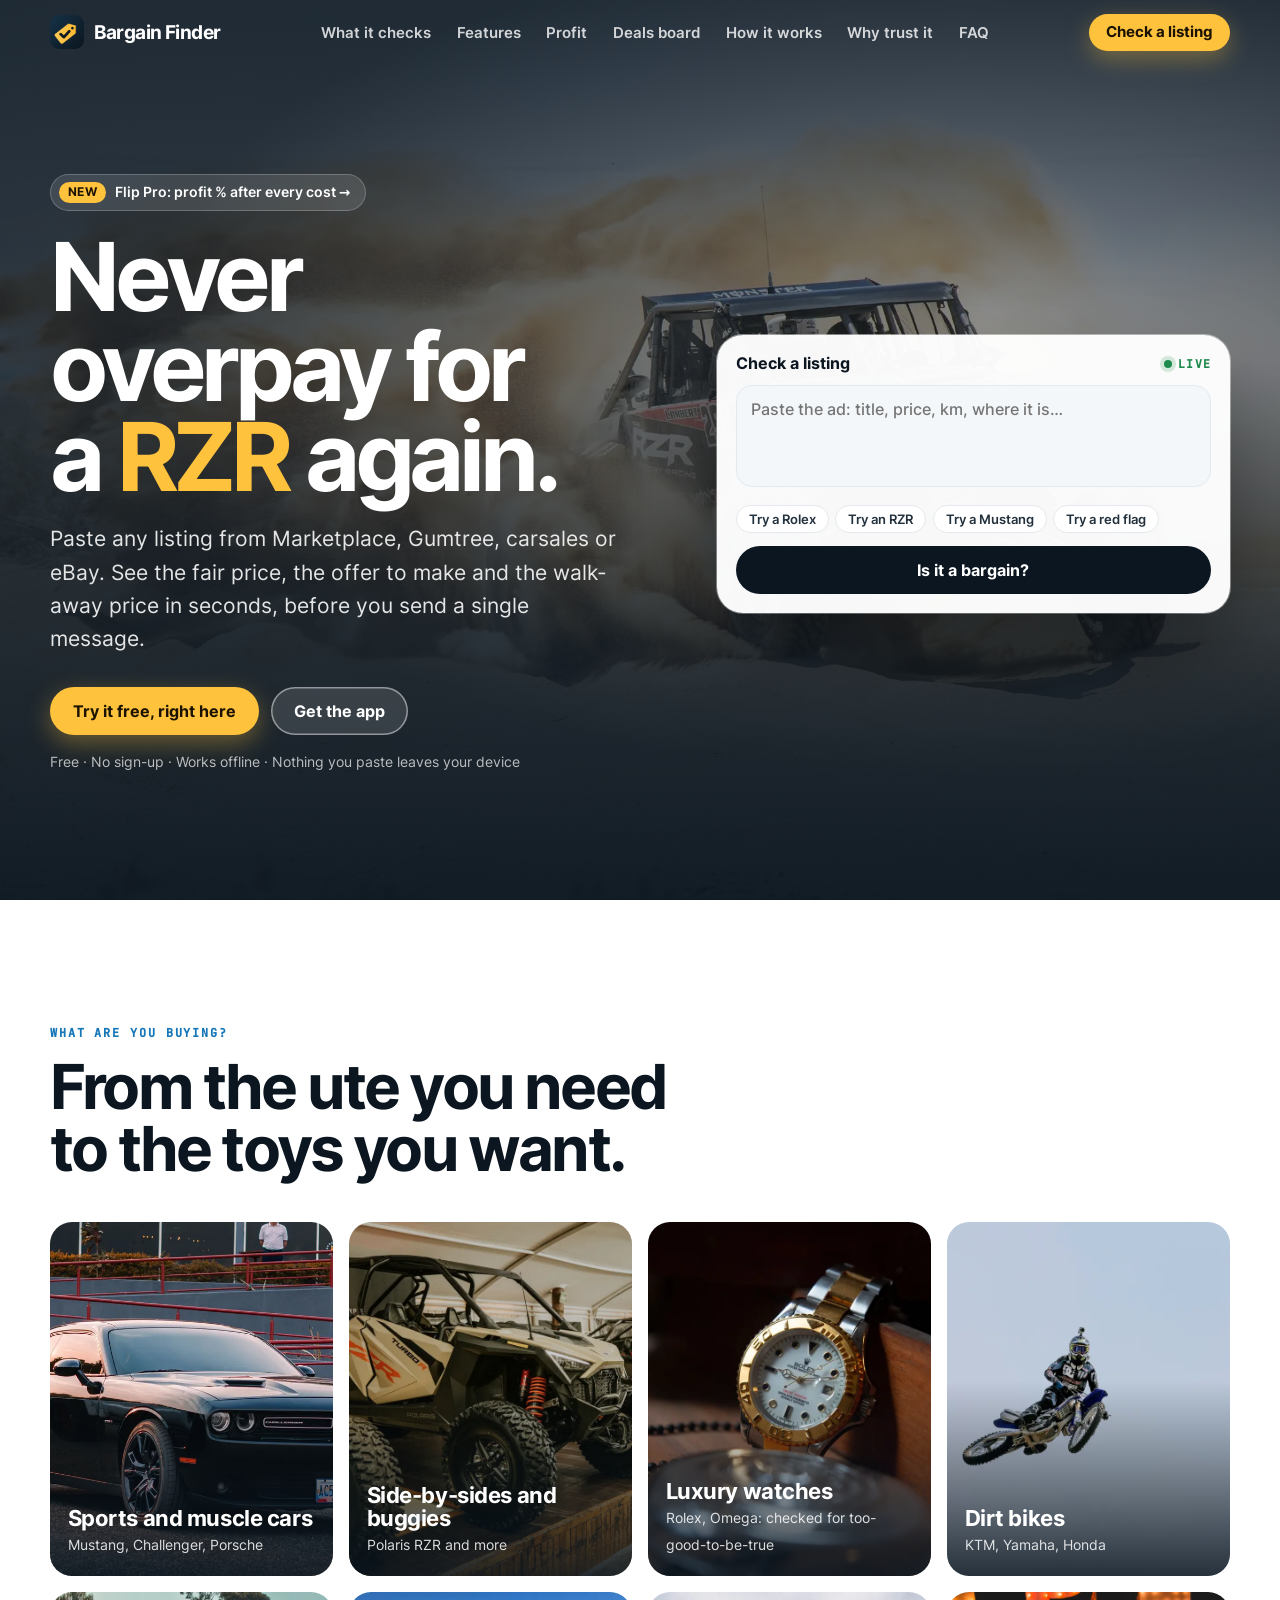
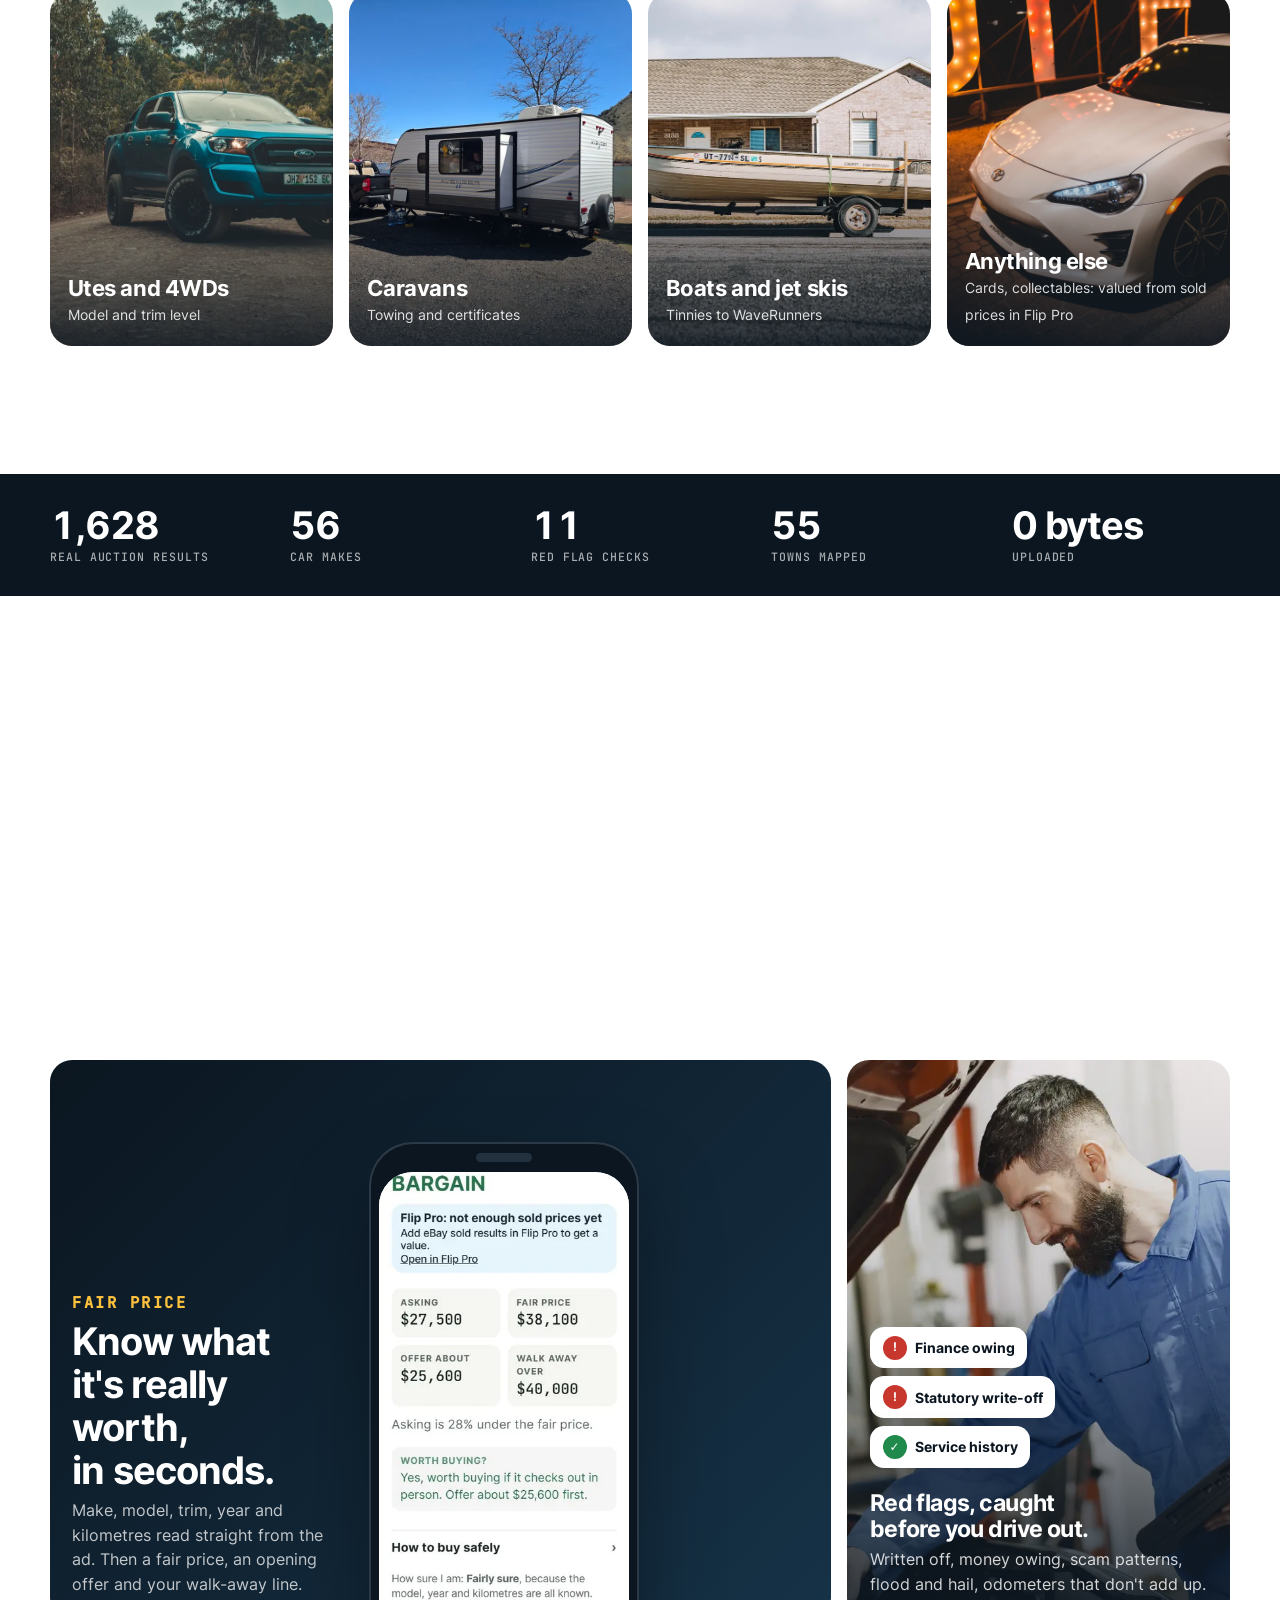
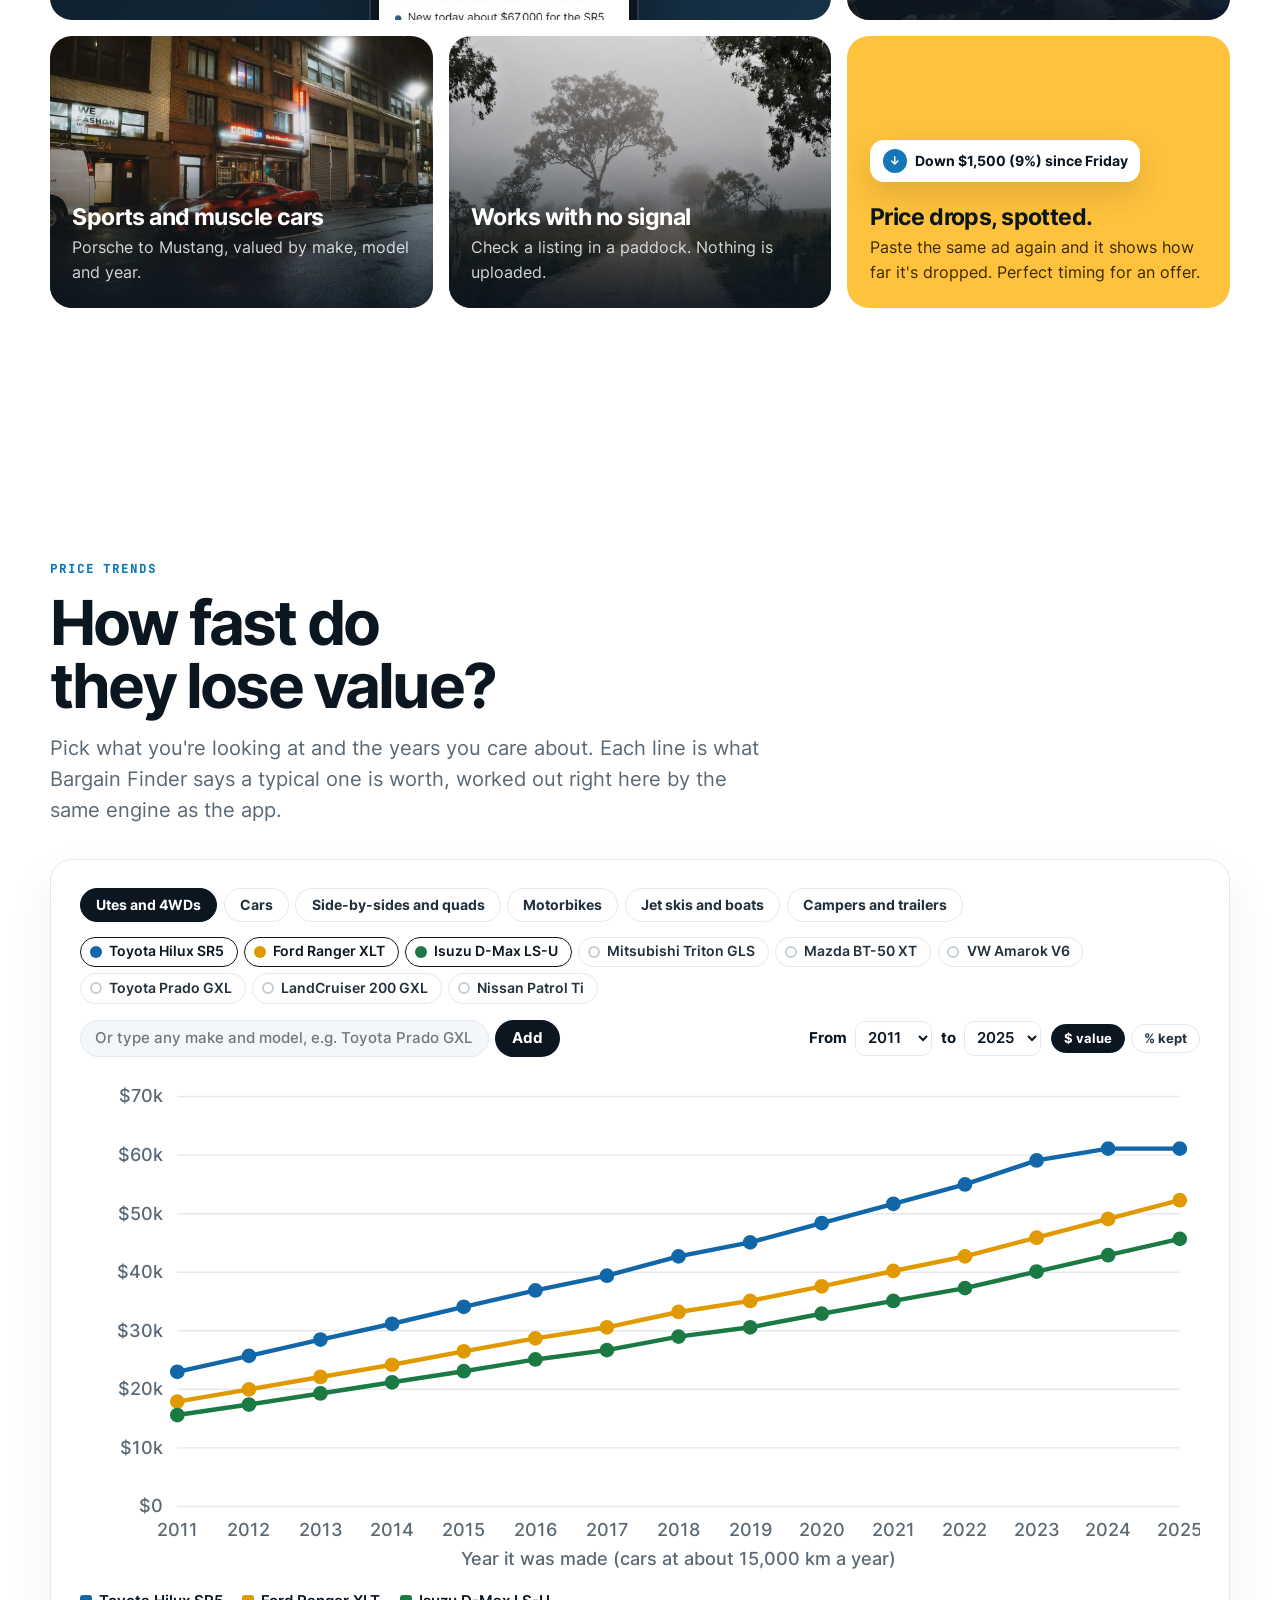
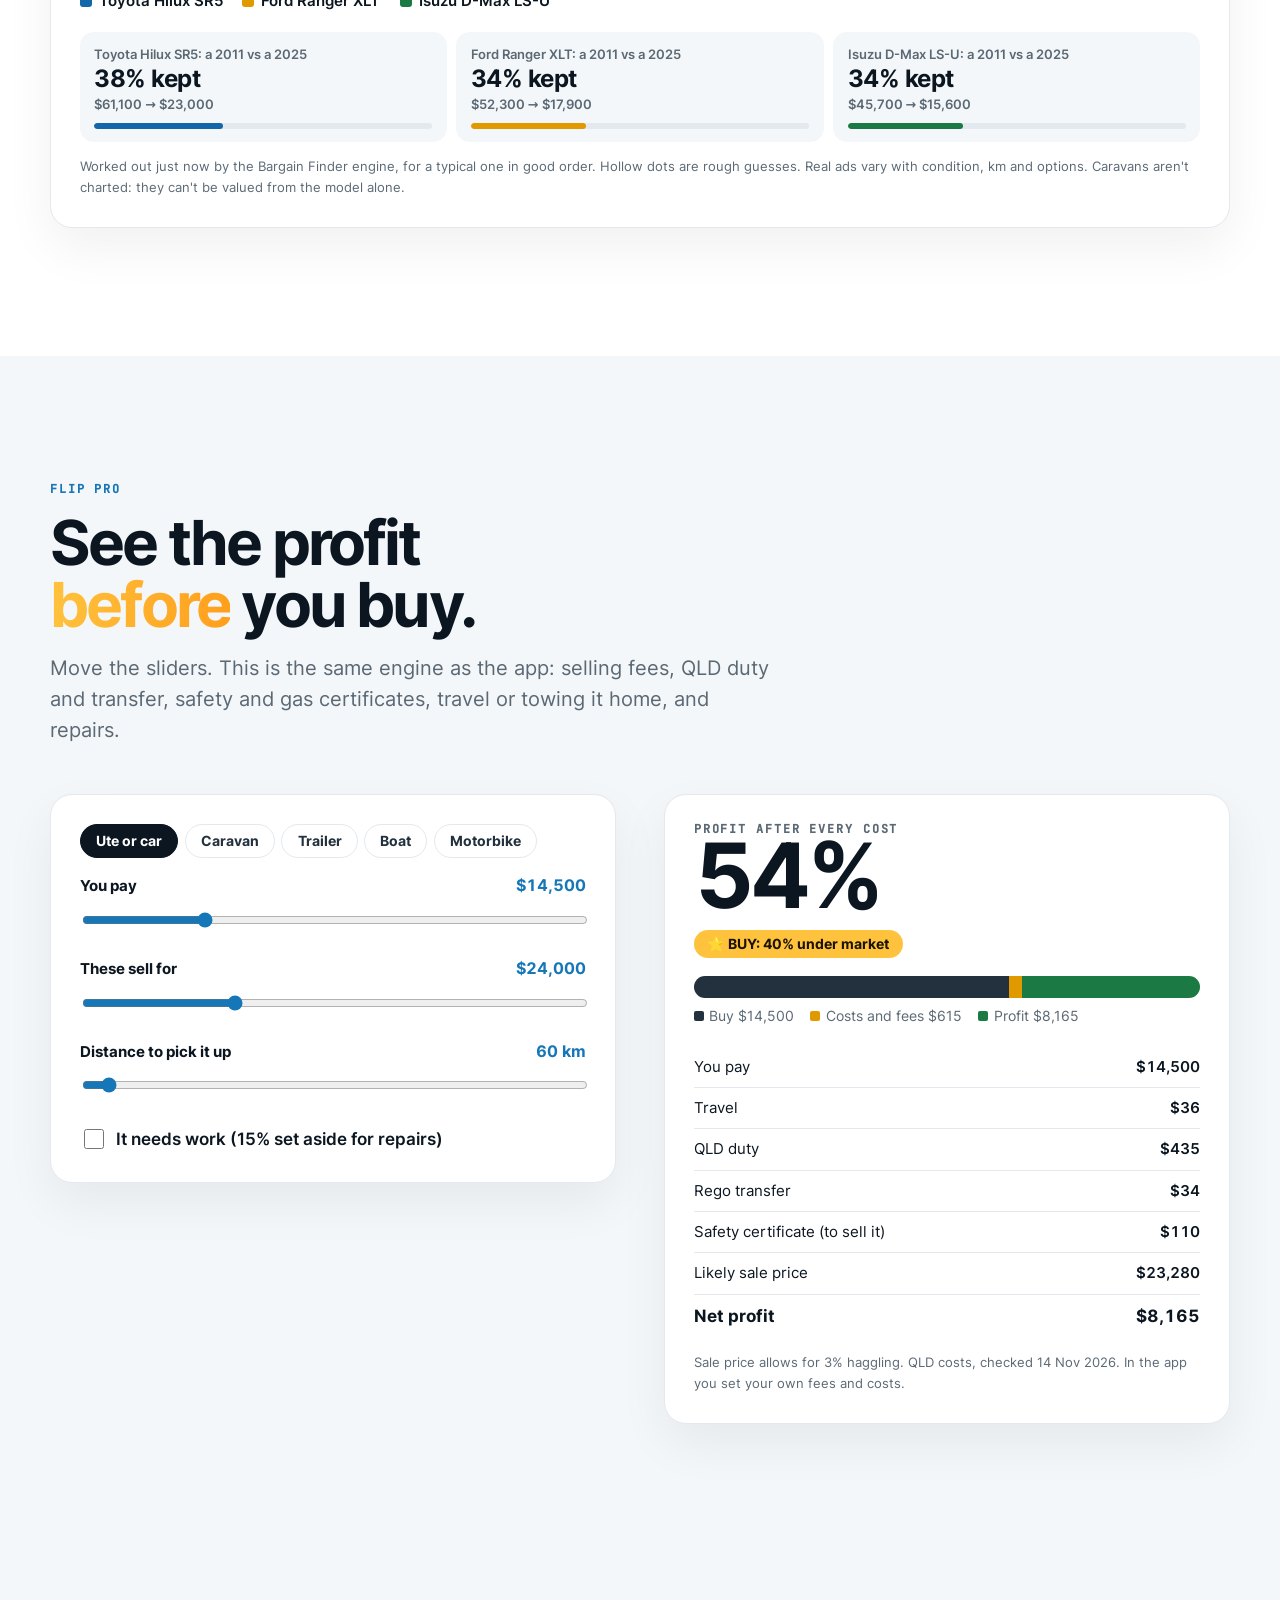
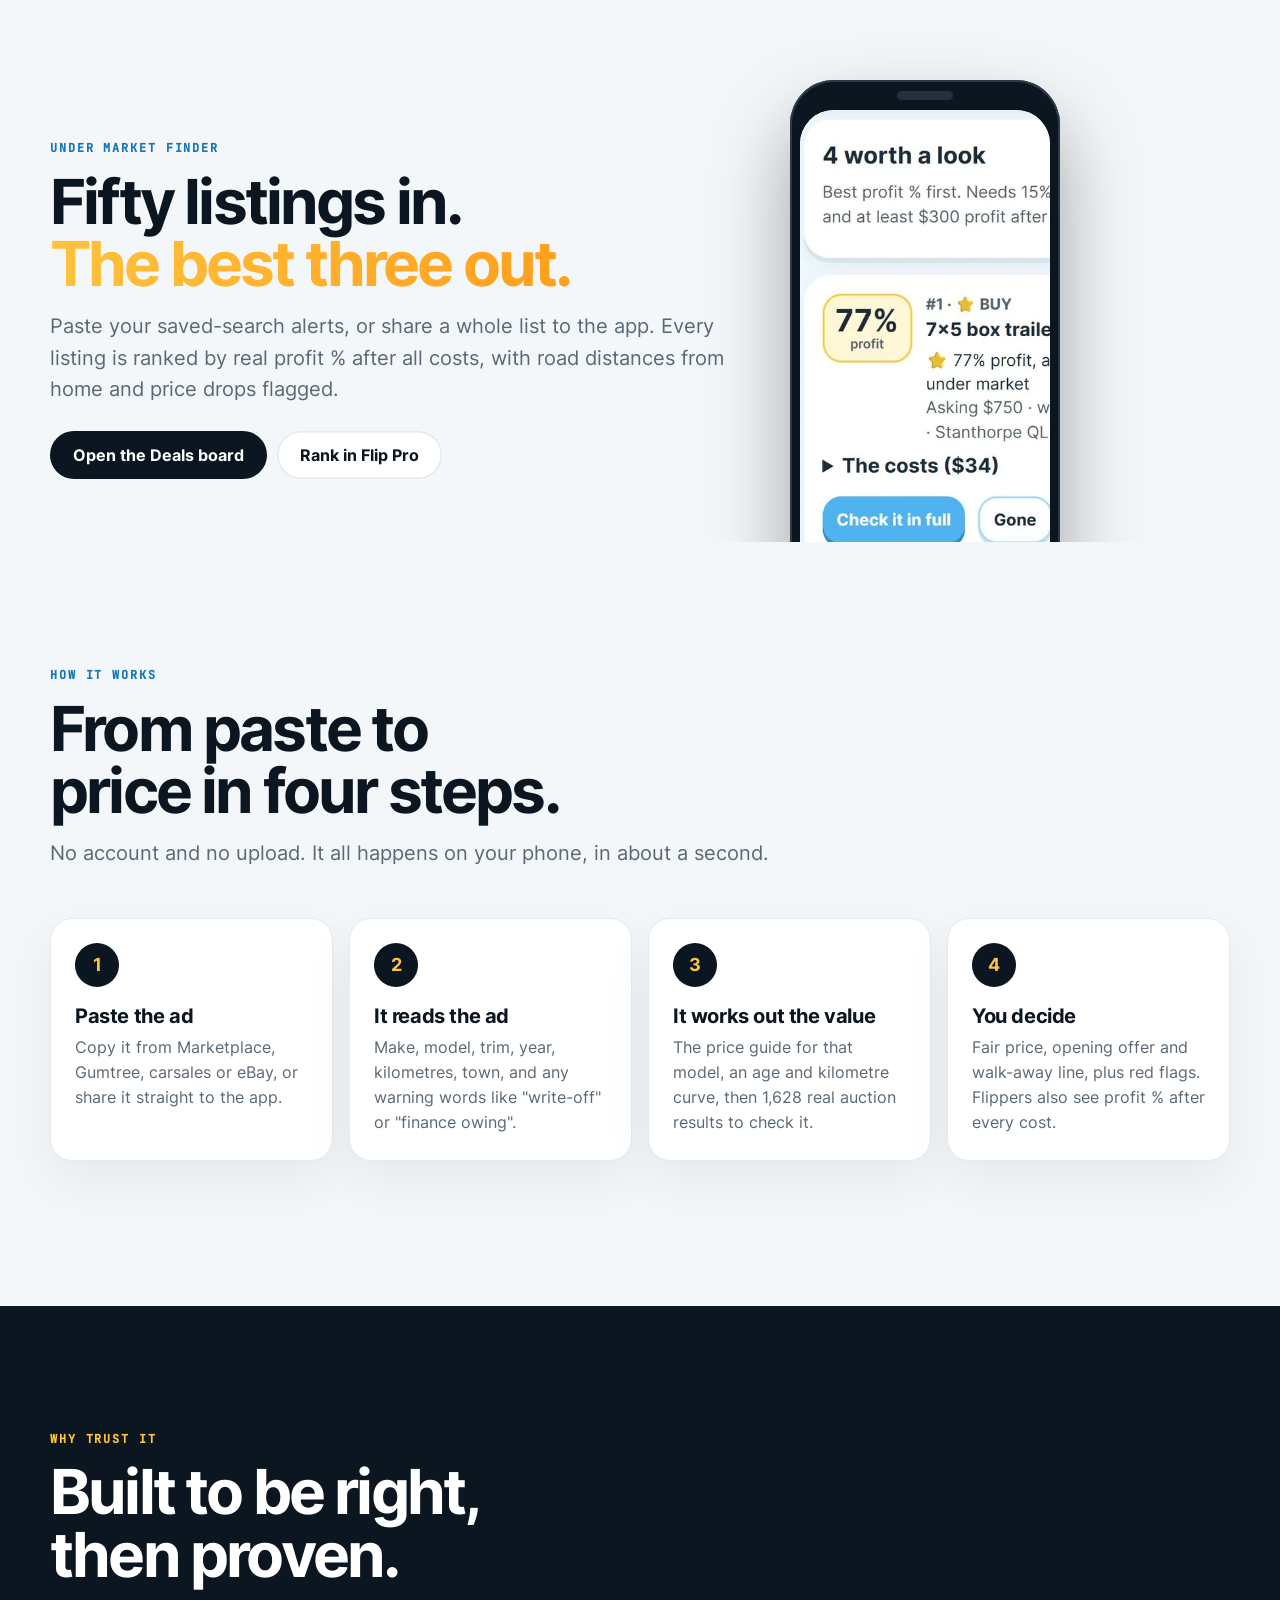
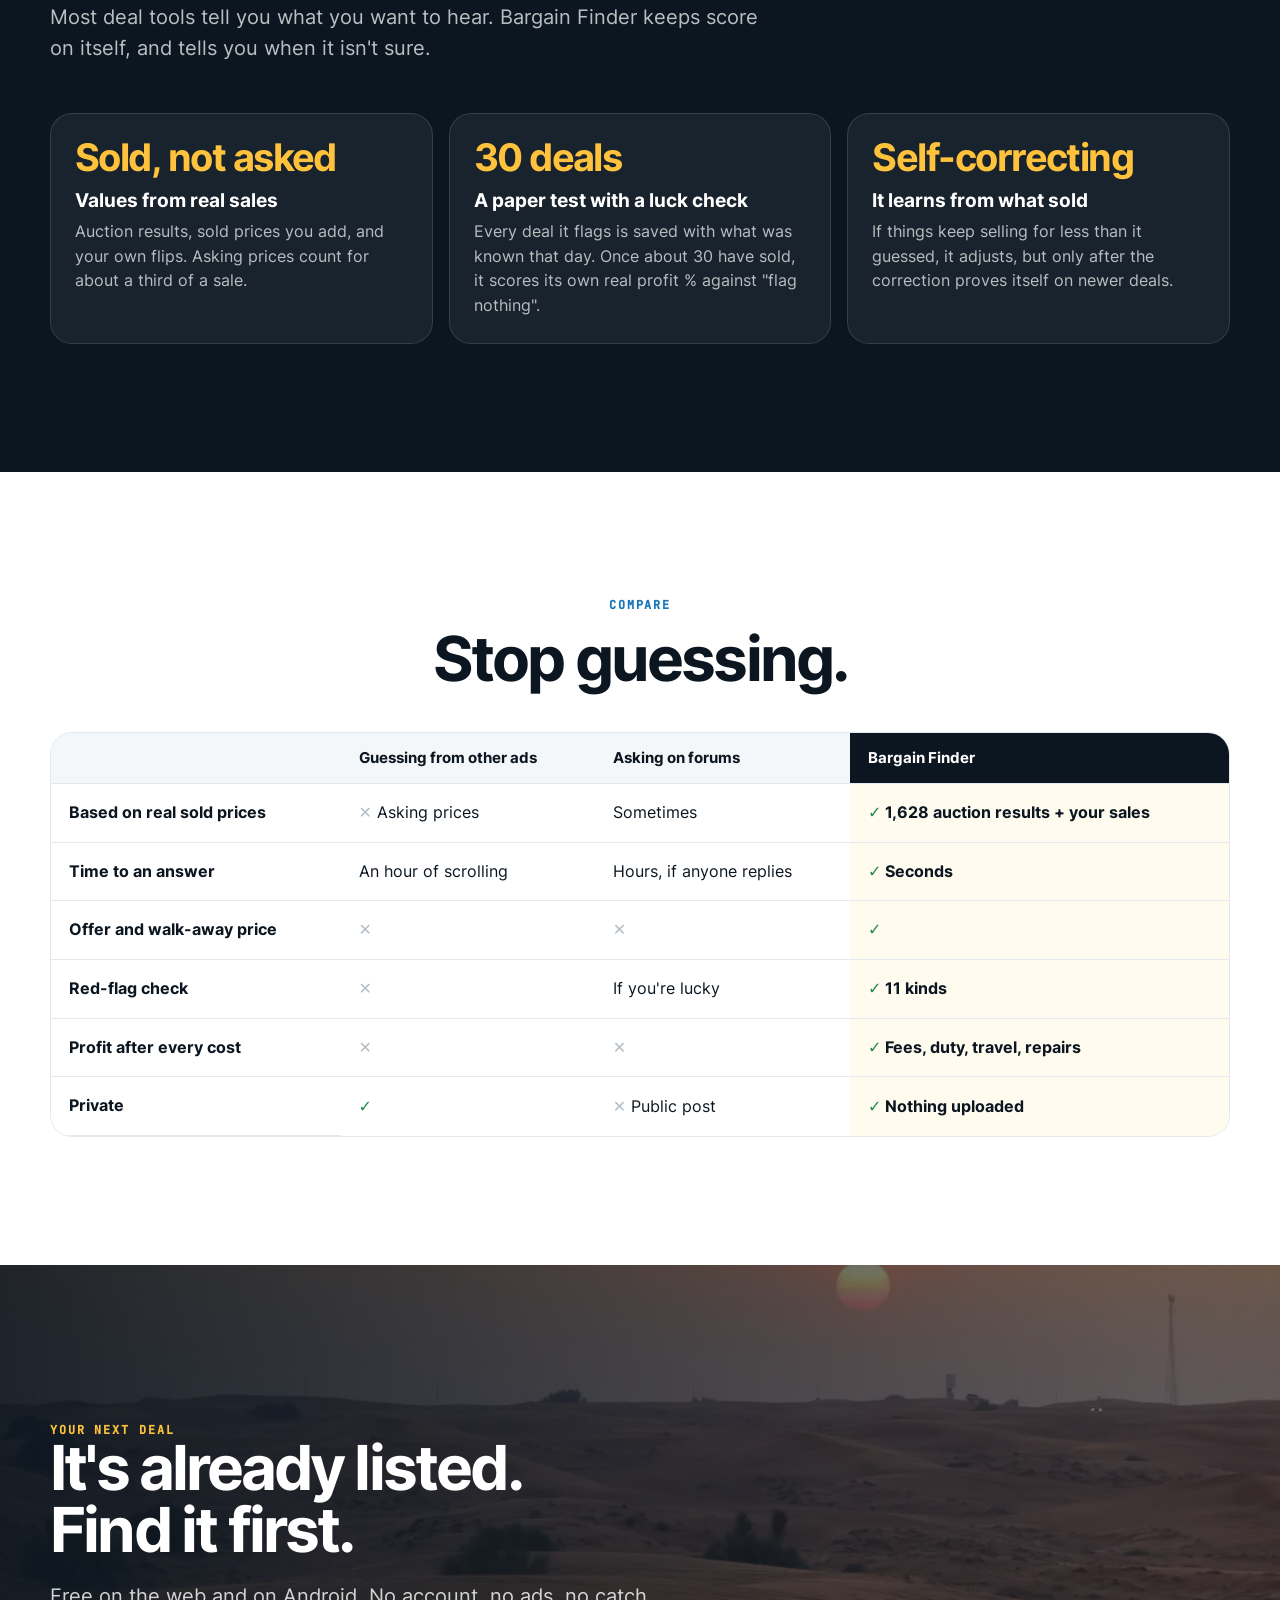
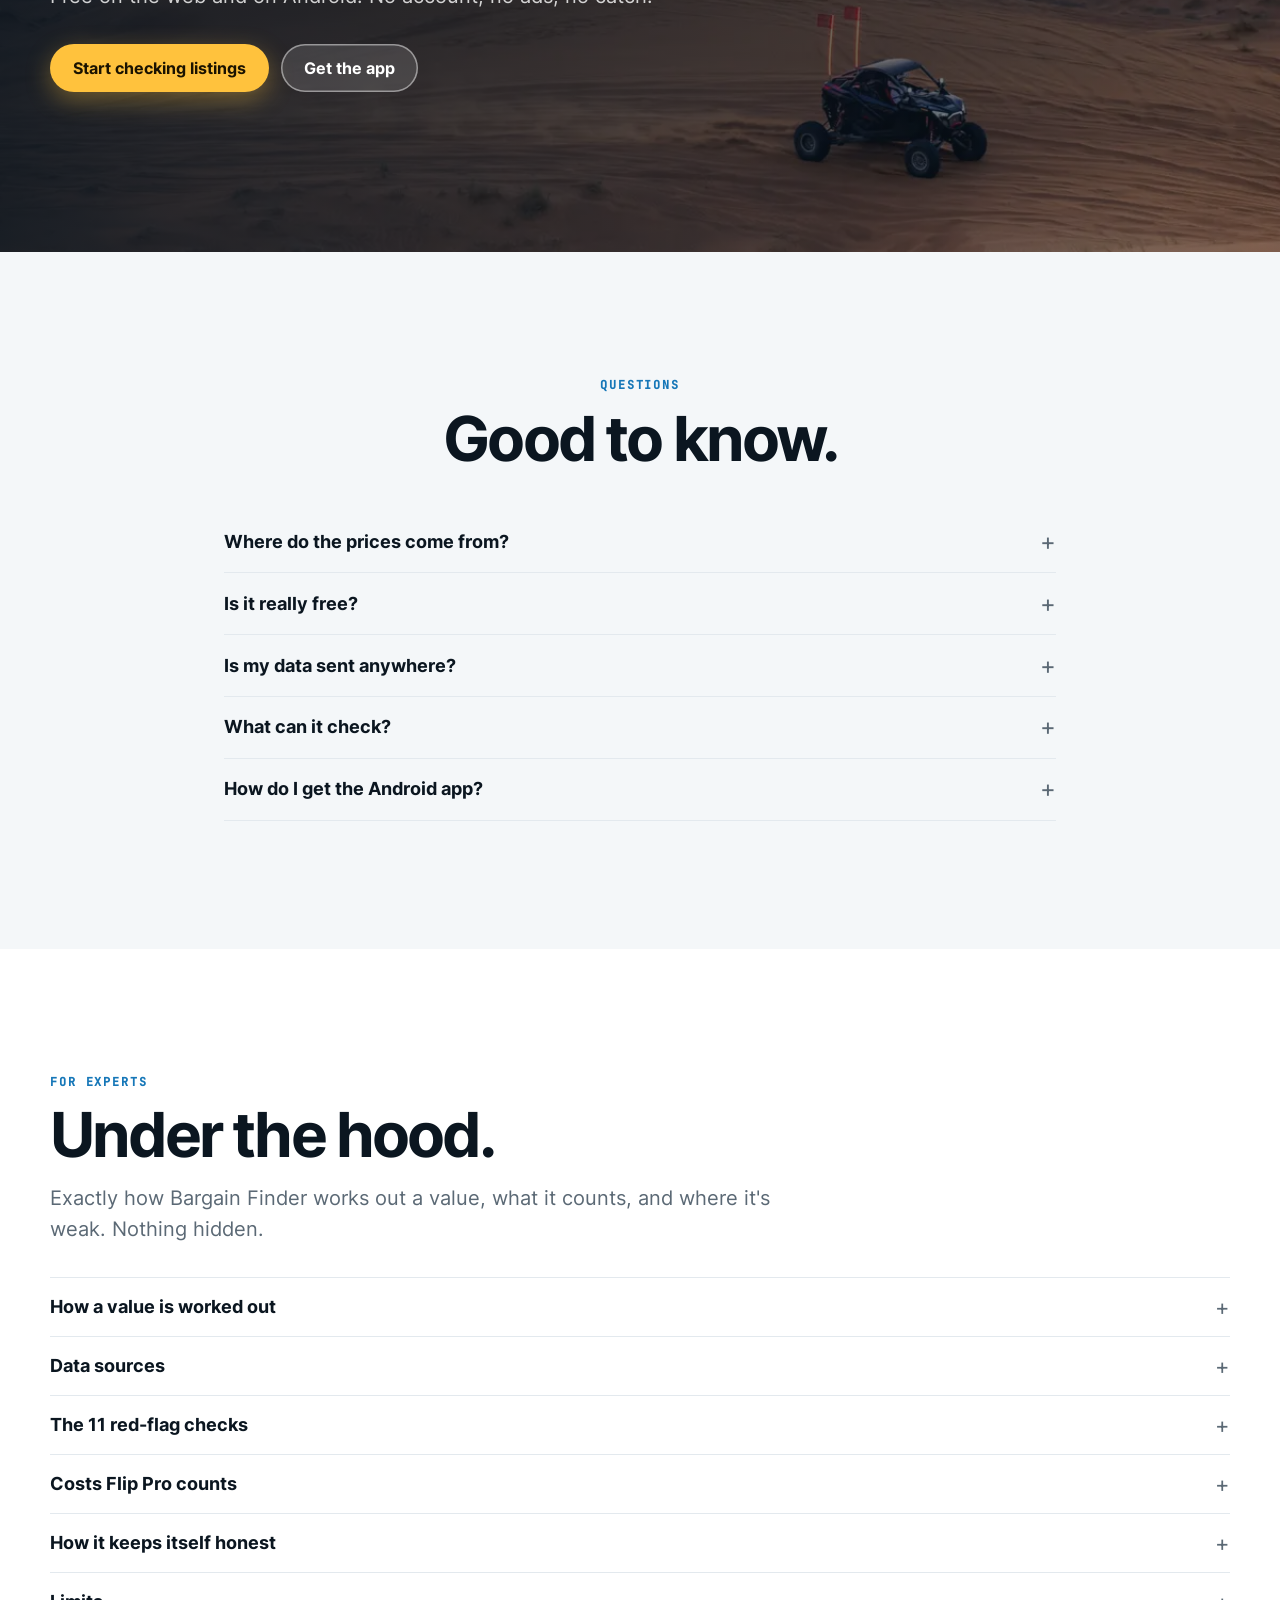
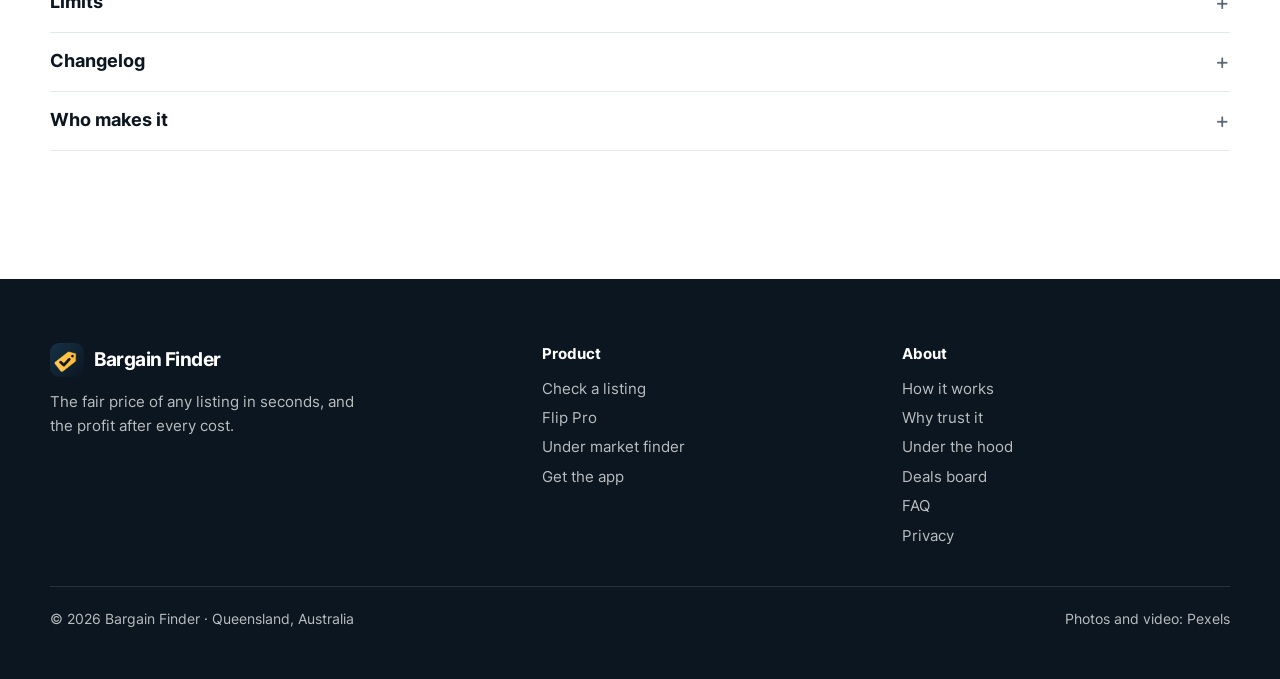
<file: index.html>
<!doctype html>
<html lang="en-AU" data-bf-noscramble>
<head>
<meta charset="utf-8">
<meta name="viewport" content="width=device-width, initial-scale=1, viewport-fit=cover">
<meta name="theme-color" content="#0B1620">
<title>Bargain Finder: never overpay again</title>
<meta name="description" content="Paste any Marketplace, Gumtree, carsales or eBay listing and see the fair price, the offer to make and the walk-away price in seconds. Flip Pro shows profit % after every cost.">
<meta property="og:title" content="Bargain Finder: never overpay again">
<meta property="og:description" content="The fair price of any listing in seconds. Profit % after every cost for flippers. Free, offline, nothing uploaded.">
<meta property="og:image" content="https://zeus4127.github.io/bargain-finder/media/hero-rzr.webp">
<meta name="twitter:card" content="summary_large_image">
<link rel="manifest" href="manifest.webmanifest"><link rel="icon" href="icons/icon-192.png"><link rel="apple-touch-icon" href="icons/icon-180.png">
<link rel="preload" as="image" href="media/hero-rzr.webp">
<script>/* installed on a phone's home screen: skip the front page, open the checker */
try { if (matchMedia("(display-mode: standalone)").matches || navigator.standalone) location.replace("app.html"); } catch (e) {}</script>
<style>
@font-face{font-family:"BF Sans";font-weight:400;font-display:swap;src:url(fonts/inter-400.woff2) format("woff2")}
@font-face{font-family:"BF Sans";font-weight:500;font-display:swap;src:url(fonts/inter-500.woff2) format("woff2")}
@font-face{font-family:"BF Sans";font-weight:600;font-display:swap;src:url(fonts/inter-600.woff2) format("woff2")}
@font-face{font-family:"BF Sans";font-weight:700 900;font-display:swap;src:url(fonts/inter-700.woff2) format("woff2")}
@font-face{font-family:"BF Mono";font-weight:500;font-display:swap;src:url(fonts/mono-500.woff2) format("woff2")}
:root{--ink:#0B1620;--ink2:#22313D;--muted:#5B6975;--line:#E3E9EE;--bg:#fff;--soft:#F4F7F9;--sun:#FFC23D;--sun2:#FF9F1C;--sky:#1677B8;--sky2:#4FB3F0;--grass:#1F8A4C;
  --red:#C8372D;--f:"BF Sans",system-ui,-apple-system,sans-serif;--m:"BF Mono",ui-monospace,Menlo,monospace;--wrap:76rem;--r:22px;color-scheme:light}
*{box-sizing:border-box}[hidden]{display:none!important}
html{scroll-behavior:smooth;scroll-padding-top:5rem}@media (prefers-reduced-motion:reduce){html{scroll-behavior:auto}*{animation:none!important;transition:none!important}}
body{margin:0;background:var(--bg);color:var(--ink);font:400 1.0625rem/1.6 var(--f);-webkit-font-smoothing:antialiased}
img,video{max-width:100%;display:block}a{color:inherit}p{margin:0}h1,h2,h3{margin:0;text-wrap:balance}
:focus-visible{outline:3px solid var(--sun);outline-offset:3px;border-radius:8px}
.wrap{max-width:var(--wrap);margin:0 auto;padding-left:max(18px,env(safe-area-inset-left,0px));padding-right:max(18px,env(safe-area-inset-right,0px))}
.eyebrow{font:600 .74rem/1 var(--m);letter-spacing:.16em;text-transform:uppercase;color:var(--sky)}
.h2{font:900 clamp(2.2rem,5.2vw,3.9rem)/1 var(--f);letter-spacing:-.045em}.lead{font-size:clamp(1.05rem,1.6vw,1.22rem);color:var(--muted);max-width:56ch}
.grad{background:linear-gradient(92deg,var(--sun),var(--sun2));-webkit-background-clip:text;background-clip:text;color:transparent}
section{padding-block:clamp(4.5rem,10vw,8rem)}.center{text-align:center}.center .lead{margin-inline:auto}.stack{display:flex;flex-direction:column;gap:1rem}
.btn{display:inline-flex;align-items:center;justify-content:center;gap:.55rem;font:700 1rem/1 var(--f);padding:1rem 1.45rem;border-radius:999px;border:0;cursor:pointer;text-decoration:none;transition:transform .15s,box-shadow .15s,filter .15s;white-space:nowrap}
.btn:hover{transform:translateY(-2px)}.btn.sun{background:var(--sun);color:#1B1300;box-shadow:0 8px 24px rgba(255,194,61,.35)}.btn.ink{background:var(--ink);color:#fff}.btn.ghost{background:rgba(255,255,255,.12);color:#fff;box-shadow:inset 0 0 0 1.5px rgba(255,255,255,.45)}
.btn.line{background:#fff;color:var(--ink);box-shadow:inset 0 0 0 1.5px var(--line)}.btn.sm{padding:.7rem 1.05rem;font-size:.92rem}
.reveal{opacity:0;transform:translateY(10px);transition:opacity .35s ease-out,transform .35s ease-out}.reveal.in{opacity:1;transform:none}
/* nav */
header.top{position:fixed;inset:0 0 auto;z-index:50;transition:background .25s,box-shadow .25s,color .25s;color:#fff}
header.top.solid{background:rgba(255,255,255,.92);backdrop-filter:saturate(1.6) blur(14px);box-shadow:0 1px 0 var(--line);color:var(--ink)}
header.top .wrap{display:flex;align-items:center;justify-content:space-between;gap:1rem;padding-block:.85rem}
.brand{display:flex;align-items:center;gap:.6rem;font:900 1.2rem/1 var(--f);letter-spacing:-.03em;text-decoration:none}.brand img{width:34px;height:34px;border-radius:9px}
nav.links{display:flex;gap:1.6rem;font:600 .95rem/1 var(--f)}nav.links a{text-decoration:none;opacity:.8}nav.links a:hover{opacity:1}
@media (max-width:1000px){nav.links{display:none}}@media (max-width:400px){.brand span{display:none}}
/* hero */
.hero{position:relative;min-height:100svh;color:#fff;isolation:isolate;overflow:hidden;display:flex;align-items:center;padding:7rem 0 4rem}
.hero video,.hero .poster{position:absolute;inset:0;width:100%;height:100%;object-fit:cover;z-index:-3}.hero .poster{background:#22313D url(media/hero-rzr.webp) 60% 50%/cover;animation:kb 26s ease-in-out infinite alternate}@keyframes kb{to{transform:scale(1.12) translate(-2%,-1%)}}@media (max-width:700px){.hero .poster{background-image:url(media/hero-rzr-small.webp)}}
.hero::before{content:"";position:absolute;inset:0;z-index:-2;background:radial-gradient(1200px 600px at 75% 40%,rgba(11,22,32,.15),rgba(11,22,32,.78) 70%),linear-gradient(180deg,rgba(11,22,32,.55),rgba(11,22,32,.25) 40%,rgba(11,22,32,.85))}
.hero .wrap{display:grid;grid-template-columns:1.08fr .92fr;gap:clamp(2rem,5vw,4.5rem);align-items:center;width:100%}
@media (max-width:960px){.hero .wrap{grid-template-columns:1fr}.hero{padding-top:6.5rem}}
.pill{display:inline-flex;align-items:center;gap:.55rem;background:rgba(255,255,255,.12);border:1px solid rgba(255,255,255,.22);backdrop-filter:blur(8px);border-radius:999px;padding:.45rem .9rem .45rem .5rem;font:600 .86rem/1 var(--f);text-decoration:none}
.pill b{background:var(--sun);color:#1B1300;border-radius:999px;padding:.28rem .55rem;font-size:.72rem;letter-spacing:.04em}
.hero h1{font:900 clamp(2.9rem,7.4vw,6.2rem)/.95 var(--f);letter-spacing:-.055em;margin-top:1.3rem}
.rot{display:inline-block;position:relative;color:var(--sun)}.rot span{display:inline-block;transition:opacity .35s,transform .35s}.rot span.out{opacity:0;transform:translateY(-.25em)}
.hero .sub{margin-top:1.3rem;font-size:clamp(1.08rem,1.8vw,1.3rem);color:rgba(255,255,255,.88);max-width:44ch}
.hero .cta{display:flex;gap:.7rem;flex-wrap:wrap;margin-top:2rem}.hero .note{margin-top:1rem;font-size:.88rem;color:rgba(255,255,255,.7)}
/* live demo card */
.demo{background:rgba(255,255,255,.97);color:var(--ink);border-radius:26px;padding:1.2rem;box-shadow:0 40px 90px rgba(0,0,0,.45),0 0 0 1px rgba(255,255,255,.5);position:relative}
.demo .dh{display:flex;align-items:center;justify-content:space-between;gap:.5rem;margin-bottom:.7rem}.demo .dh b{font:800 1.02rem/1.2 var(--f)}
.live{display:inline-flex;align-items:center;gap:.4rem;font:600 .72rem/1 var(--m);letter-spacing:.1em;text-transform:uppercase;color:var(--grass)}.live i{width:8px;height:8px;border-radius:50%;background:var(--grass);box-shadow:0 0 0 4px rgba(31,138,76,.18);animation:pulse 1.6s infinite}
@keyframes pulse{50%{box-shadow:0 0 0 7px rgba(31,138,76,.06)}}
.demo textarea{width:100%;height:6.4rem;resize:none;border:1.5px solid var(--line);border-radius:16px;padding:.8rem .9rem;font:500 .98rem/1.45 var(--f);color:var(--ink);background:var(--soft)}
.demo textarea:focus{outline:none;border-color:var(--sky2);background:#fff}
.tries{display:flex;gap:.4rem;flex-wrap:wrap;margin:.6rem 0 .8rem}.tries button{border:1px solid var(--line);background:#fff;border-radius:999px;padding:.4rem .75rem;font:600 .82rem/1 var(--f);cursor:pointer;color:var(--ink2)}.tries button:hover{border-color:var(--sky2)}
.demo .go{width:100%}
.res{margin-top:1rem;border-top:1px solid var(--line);padding-top:1rem;display:flex;flex-direction:column;gap:.7rem}
.verdict{display:flex;align-items:baseline;justify-content:space-between;gap:.6rem}.verdict b{font:900 1.7rem/1 var(--f);letter-spacing:-.03em}.verdict small{font:600 .78rem/1.2 var(--m);color:var(--muted);text-align:right}
.v-good{color:var(--grass)}.v-fair{color:var(--sky)}.v-bad{color:var(--red)}.v-info{color:var(--muted)}
.nums{display:grid;grid-template-columns:repeat(4,1fr);gap:.45rem}.nums div{background:var(--soft);border-radius:12px;padding:.55rem .6rem}.nums span{display:block;font:600 .64rem/1.2 var(--m);letter-spacing:.06em;text-transform:uppercase;color:var(--muted)}.nums b{font:800 1.02rem/1.2 var(--f);font-variant-numeric:tabular-nums}
@media (max-width:460px){.nums{grid-template-columns:1fr 1fr}}
.why{margin:0;padding:0;list-style:none;display:flex;flex-direction:column;gap:.35rem;font-size:.9rem;color:var(--ink2)}.why li{display:grid;grid-template-columns:auto 1fr;gap:.5rem}.why li::before{content:"";width:7px;height:7px;border-radius:50%;background:var(--sky2);margin-top:.55em}
.why li.warn::before{background:var(--sun2)}.why li.bad::before{background:var(--red)}
.res .more{font-weight:700;color:var(--sky);text-decoration:none;font-size:.95rem}
.spin{width:18px;height:18px;border:3px solid rgba(0,0,0,.12);border-top-color:var(--ink);border-radius:50%;animation:sp .7s linear infinite}@keyframes sp{to{transform:rotate(1turn)}}
/* proof bar */
.proof{background:var(--ink);color:#fff}.proof .wrap{display:grid;grid-template-columns:repeat(5,1fr);gap:1.4rem;padding-block:2rem}
.proof div{display:flex;flex-direction:column;gap:.3rem}.proof b{font:900 clamp(1.7rem,3vw,2.4rem)/1 var(--f);letter-spacing:-.03em;font-variant-numeric:tabular-nums}.proof small{font:500 .72rem/1.35 var(--m);letter-spacing:.08em;text-transform:uppercase;color:rgba(255,255,255,.65)}
@media (max-width:820px){.proof .wrap{grid-template-columns:1fr 1fr}.proof div:last-child{grid-column:1/-1}}
.works{display:flex;flex-wrap:wrap;justify-content:center;gap:.6rem 2.2rem;margin-top:2.2rem;font:800 clamp(1.05rem,2vw,1.35rem)/1 var(--f);letter-spacing:-.02em;color:#A3AFB8}
/* bento */
.bento{display:grid;grid-template-columns:repeat(6,1fr);grid-auto-rows:minmax(17rem,auto);gap:1rem;margin-top:3rem}
.tile{position:relative;border-radius:var(--r);overflow:hidden;background:var(--soft);display:flex;flex-direction:column;justify-content:flex-end;isolation:isolate;min-height:17rem}
.tile.photo{color:#fff}.tile.photo>img{position:absolute;inset:0;width:100%;height:100%;object-fit:cover;z-index:-2;transition:transform .8s}.tile.photo:hover>img{transform:scale(1.05)}
.tile.photo::after{content:"";position:absolute;inset:0;z-index:-1;background:linear-gradient(0deg,rgba(11,22,32,.88),rgba(11,22,32,.15) 60%,rgba(11,22,32,0))}
.tile .tx{padding:1.4rem;position:relative}.tile h3{font:800 1.45rem/1.12 var(--f);letter-spacing:-.025em}.tile p{margin-top:.4rem;color:var(--muted);font-size:.97rem;max-width:40ch}.tile.photo p{color:rgba(255,255,255,.82)}
.t-a{grid-column:span 4;grid-row:span 2}.t-b{grid-column:span 2;grid-row:span 2}.t-c,.t-d,.t-e{grid-column:span 2}
@media (max-width:980px){.bento{grid-template-columns:1fr 1fr}.t-a,.t-b,.t-c,.t-d,.t-e{grid-column:span 2;grid-row:auto}.t-c,.t-d{grid-column:span 1}}
@media (max-width:600px){.bento{grid-template-columns:1fr}.t-a,.t-b,.t-c,.t-d,.t-e{grid-column:auto}}
.t-a{background:linear-gradient(135deg,#0B1620,#163247);color:#fff;display:grid;grid-template-columns:1fr auto;align-items:end}.t-a p{color:rgba(255,255,255,.75)}
@media (max-width:700px){.t-a{grid-template-columns:1fr}.t-a .phone{justify-self:center;margin-bottom:-6rem}}
.chips{display:flex;flex-direction:column;gap:.5rem;padding:1.4rem 1.4rem 0}.chip{align-self:flex-start;background:#fff;color:var(--ink);border-radius:14px;padding:.55rem .8rem;font:700 .9rem/1.2 var(--f);box-shadow:0 12px 30px rgba(0,0,0,.12);display:flex;gap:.5rem;align-items:center}
.chip i{font-style:normal;width:24px;height:24px;border-radius:50%;display:grid;place-items:center;font-size:.75rem;color:#fff;background:var(--red)}.chip.ok i{background:var(--grass)}.chip.dn i{background:var(--sky)}
/* phone frame */
.phone{width:min(270px,100%);aspect-ratio:9/18.6;border-radius:44px;padding:10px;background:#0B1620;box-shadow:0 40px 80px rgba(0,0,0,.35),inset 0 0 0 2px #2b3a46;position:relative;margin:1.4rem 1.4rem -5rem}
.phone{padding-top:30px}
.phone::before{content:"";position:absolute;top:11px;left:50%;transform:translateX(-50%);width:56px;height:9px;border-radius:9px;background:#22313D;z-index:2}
.phone img{width:100%;height:100%;object-fit:cover;object-position:top;border-radius:34px;background:#fff}
.float{animation:fl 6s ease-in-out infinite}@keyframes fl{50%{transform:translateY(-10px)}}
/* calculator */
.calc{display:grid;grid-template-columns:1fr 1fr;gap:clamp(1.5rem,4vw,3rem);align-items:start;margin-top:3rem}@media (max-width:900px){.calc{grid-template-columns:1fr}}
.panel{background:#fff;border:1px solid var(--line);border-radius:var(--r);padding:clamp(1.2rem,3vw,1.8rem);box-shadow:0 20px 50px rgba(11,22,32,.06)}
.seg{display:flex;flex-wrap:wrap;gap:.4rem;margin-bottom:1.2rem}.seg button{border:1.5px solid var(--line);background:#fff;border-radius:999px;padding:.55rem .95rem;font:700 .9rem/1 var(--f);cursor:pointer;color:var(--ink2)}
.seg button[aria-pressed="true"]{background:var(--ink);border-color:var(--ink);color:#fff}
.field{margin-bottom:1.15rem}.field label{display:flex;justify-content:space-between;font:700 .95rem/1.2 var(--f);margin-bottom:.5rem}.field output{font:800 1rem/1 var(--f);font-variant-numeric:tabular-nums;color:var(--sky)}
input[type=range]{width:100%;accent-color:var(--sky);height:28px}
.tog{display:flex;gap:.6rem;align-items:center;font-weight:600}.tog input{width:20px;height:20px;accent-color:var(--sky)}
.out .big{font:900 clamp(3.6rem,8vw,5.6rem)/.9 var(--f);letter-spacing:-.05em;font-variant-numeric:tabular-nums}.out .big.neg{color:var(--red)}
.out .tag{display:inline-flex;align-items:center;gap:.4rem;margin-top:.8rem;border-radius:999px;padding:.45rem .85rem;font:800 .9rem/1 var(--f);background:var(--soft)}.out .tag.buy{background:var(--sun);color:#1B1300}
.out table{width:100%;border-collapse:collapse;margin-top:1.2rem;font-size:.95rem}.out td{padding:.5rem 0;border-bottom:1px solid var(--line)}.out td+td{text-align:right;font-variant-numeric:tabular-nums;font-weight:600}.out tr.t td{border:0;font-weight:900;font-size:1.05rem}
.fine{font-size:.82rem;color:var(--muted);margin-top:.9rem}
/* honest */
.honest{background:var(--ink);color:#fff}.honest .lead{color:rgba(255,255,255,.72)}.honest .eyebrow{color:var(--sun)}
.hgrid{display:grid;grid-template-columns:repeat(3,1fr);gap:1rem;margin-top:3rem}.hcard{background:rgba(255,255,255,.06);border:1px solid rgba(255,255,255,.12);border-radius:var(--r);padding:1.5rem}
.hcard b{display:block;font:900 2.4rem/1 var(--f);letter-spacing:-.04em;color:var(--sun)}.hcard h3{margin-top:.8rem;font:800 1.2rem/1.2 var(--f)}.hcard p{margin-top:.5rem;color:rgba(255,255,255,.7);font-size:.97rem}
@media (max-width:860px){.hgrid{grid-template-columns:1fr}}
/* category rail */
.rail{display:grid;grid-template-columns:repeat(4,1fr);gap:1rem;margin-top:2.6rem}
@media (max-width:900px){.rail{grid-template-columns:repeat(2,1fr);gap:.7rem}}
.rail a{position:relative;border-radius:var(--r);overflow:hidden;aspect-ratio:4/5;color:#fff;text-decoration:none;isolation:isolate}
@media (max-width:520px){.rail a{aspect-ratio:1/1}.rail b{font-size:1.05rem!important}.rail small{font-size:.8rem}.rail span{left:.8rem!important;right:.8rem!important;bottom:.8rem!important}}
.rail img{position:absolute;inset:0;width:100%;height:100%;object-fit:cover;z-index:-2;transition:transform .8s}.rail a:hover img{transform:scale(1.06)}
.rail a::after{content:"";position:absolute;inset:0;z-index:-1;background:linear-gradient(0deg,rgba(11,22,32,.85),rgba(11,22,32,0) 55%)}
.rail span{position:absolute;left:1.1rem;right:1.1rem;bottom:1.1rem}.rail b{display:block;font:800 1.35rem/1.1 var(--f);letter-spacing:-.02em}.rail small{opacity:.85}
/* video cta */
.vcta{position:relative;color:#fff;isolation:isolate;overflow:hidden;padding-block:clamp(6rem,14vw,10rem)}
.vcta video{position:absolute;inset:0;width:100%;height:100%;object-fit:cover;z-index:-2}.vcta::before{content:"";position:absolute;inset:0;z-index:-1;background:linear-gradient(90deg,rgba(11,22,32,.88),rgba(11,22,32,.45))}
.vcta .h2{max-width:14ch}.vcta .lead{color:rgba(255,255,255,.8);margin-top:1.2rem}.vcta .cta{display:flex;gap:.7rem;flex-wrap:wrap;margin-top:2rem}
/* compare */
.cmp{width:100%;border-collapse:separate;border-spacing:0;margin-top:2.6rem;font-size:1rem;background:#fff;border:1px solid var(--line);border-radius:var(--r);overflow:hidden}
.cmp th,.cmp td{padding:1rem 1.1rem;text-align:left;border-bottom:1px solid var(--line)}.cmp thead th{font:800 .95rem/1.2 var(--f);background:var(--soft)}.cmp thead th.us{background:var(--ink);color:#fff}
.cmp td.us{background:#FFFBEF;font-weight:700}.cmp tr:last-child td{border-bottom:0}.y{color:var(--grass);font-weight:900}.n{color:#B4BEC6;font-weight:900}
@media (max-width:700px){.cmp{font-size:.88rem}.cmp th,.cmp td{padding:.7rem .6rem}}

.chart{width:100%;height:auto;display:block}.chart .ax{font:500 12px var(--f);fill:#5B6975}
.legend{display:flex;flex-wrap:wrap;gap:.4rem 1.2rem;margin:.9rem 0 0;font-weight:600;font-size:.95rem}.legend i{display:inline-block;width:12px;height:12px;border-radius:3px;margin-right:.45rem;vertical-align:-1px}
.split{display:flex;height:22px;border-radius:999px;overflow:hidden;margin:1.1rem 0 .5rem;background:var(--soft)}.split div{height:100%;transition:width .3s}
.splitkey{display:flex;flex-wrap:wrap;gap:.3rem 1rem;font-size:.85rem;color:var(--muted)}.splitkey i{display:inline-block;width:10px;height:10px;border-radius:2px;margin-right:.35rem}
.expert details{border-top:1px solid var(--line);padding:1.1rem 0}.expert details:last-child{border-bottom:1px solid var(--line)}
.expert summary{cursor:pointer;list-style:none;display:flex;justify-content:space-between;gap:1rem;font:800 1.1rem/1.3 var(--f)}.expert summary::-webkit-details-marker{display:none}
.expert summary::after{content:"+";font-weight:400;font-size:1.4rem;line-height:1;color:var(--muted)}.expert details[open] summary::after{content:"–"}
.expert .body{margin-top:.8rem;color:var(--ink2);font-size:.97rem;display:flex;flex-direction:column;gap:.6rem;max-width:62rem}
.expert table{width:100%;border-collapse:collapse;font-size:.92rem}.expert th,.expert td{text-align:left;padding:.5rem .4rem;border-bottom:1px solid var(--line);vertical-align:top}.expert th{font-weight:800;background:var(--soft)}
.expert td.n{text-align:right;font-variant-numeric:tabular-nums;white-space:nowrap}
.ph{background:#FFF6DC;border:1px dashed #E0B44A;border-radius:12px;padding:.8rem 1rem;color:#5A4300}
/* faq + footer */
.faq{max-width:52rem;margin:2.6rem auto 0}details.q{border-bottom:1px solid var(--line);padding:1.15rem 0}details.q summary{cursor:pointer;list-style:none;display:flex;justify-content:space-between;gap:1rem;font:800 1.12rem/1.3 var(--f)}
details.q summary::after{content:"+";font-weight:400;font-size:1.5rem;line-height:1;color:var(--muted)}details.q[open] summary::after{content:"–"}details.q summary::-webkit-details-marker{display:none}details.q p{margin-top:.7rem;color:var(--muted);max-width:60ch}
footer{background:var(--ink);color:rgba(255,255,255,.72);padding:4rem 0 3rem;font-size:.93rem}footer .wrap{display:grid;grid-template-columns:1.4fr 1fr 1fr;gap:2rem}footer b{color:#fff;display:block;margin-bottom:.7rem}footer a{display:block;text-decoration:none;margin:.35rem 0}footer a:hover{color:#fff}
footer .bot{grid-column:1/-1;border-top:1px solid rgba(255,255,255,.12);padding-top:1.4rem;display:flex;justify-content:space-between;flex-wrap:wrap;gap:1rem;font-size:.85rem}
@media (max-width:760px){footer .wrap{grid-template-columns:1fr 1fr}footer .wrap>div:first-child{grid-column:1/-1}}

/* how it works: 4 steps, in the 6.0 look */
.how{background:var(--soft)}
.steps{display:grid;grid-template-columns:repeat(4,1fr);gap:1rem;margin-top:3rem;list-style:none;padding:0}
.steps li{background:#fff;border:1px solid var(--line);border-radius:var(--r);padding:1.5rem;box-shadow:0 20px 50px rgba(11,22,32,.06)}
.sign{width:44px;height:44px;border-radius:50%;background:var(--ink);display:grid;place-items:center;margin-bottom:1.1rem}
.sign b{font:800 1.1rem/1 var(--f);color:var(--sun)}
.steps h3{font:800 1.25rem/1.2 var(--f);letter-spacing:-.02em}.steps p{margin-top:.5rem;color:var(--muted);font-size:.97rem}
@media (max-width:900px){.steps{grid-template-columns:1fr 1fr}}@media (max-width:520px){.steps{grid-template-columns:1fr}}

/* phone: the deep sections open with one tap, so the page stays short */
.foldbtn{display:none}
@media (max-width:700px){
  [data-fold]{padding-block:3rem}
  [data-fold].folded>.wrap>:not(:first-child):not(.foldbtn){display:none}
  [data-fold].folded .lead{display:none}
  .foldbtn{display:flex;width:100%;justify-content:space-between;align-items:center;margin-top:1.1rem;border:1.5px solid var(--line);background:#fff;border-radius:16px;padding:1rem 1.1rem;font:800 1rem/1.2 var(--f);color:var(--ink);cursor:pointer}
  .foldbtn::after{content:"+";font-size:1.4rem;font-weight:400;color:var(--muted)}
  [data-fold]:not(.folded) .foldbtn::after{content:"–"}}
/* phone: tighter cards so the useful middle takes fewer screens */
@media (max-width:600px){
  .bento{grid-auto-rows:auto;gap:.7rem;margin-top:2rem}.tile{min-height:12.5rem}.tile .tx{padding:1.1rem}.tile h3{font-size:1.2rem}.t-a .phone{width:200px}
  .steps{gap:.6rem;margin-top:2rem}.steps li{display:grid;grid-template-columns:auto 1fr;gap:.2rem .9rem;padding:1.1rem}.steps li .sign{grid-row:span 2;margin:0;width:38px;height:38px}.steps p{margin-top:.2rem}
  .hgrid{gap:.6rem;margin-top:2rem}.hcard{padding:1.1rem}.hcard b{font-size:1.9rem}
}
/* live value chart */
.dep .seg{margin-bottom:.9rem}
.depPick{display:flex;flex-wrap:wrap;gap:.4rem;margin-bottom:1rem}
.depPick button{border:1.5px solid var(--line);background:#fff;border-radius:999px;padding:.45rem .8rem .45rem .55rem;font:600 .86rem/1 var(--f);cursor:pointer;color:var(--ink2);display:inline-flex;align-items:center;gap:.45rem}
.depPick button i{width:12px;height:12px;border-radius:50%;border:2px solid #C5CED6;flex:none}
.depPick button[aria-pressed="true"]{border-color:var(--ink);color:var(--ink)}
.depPick button[aria-pressed="true"] i{border-color:transparent}
.depBar{display:flex;flex-wrap:wrap;gap:.8rem 1.2rem;align-items:center;justify-content:space-between;margin-bottom:1rem}
.depOwn{display:flex;gap:.4rem;flex:1 1 22rem;max-width:30rem}.depOwn input{flex:1;min-width:0;border:1.5px solid var(--line);border-radius:999px;padding:.55rem .9rem;font:500 .92rem/1 var(--f);background:var(--soft)}
.depOwn input:focus{outline:none;border-color:var(--sky2);background:#fff}
.depYrs{display:flex;flex-wrap:wrap;gap:.6rem;align-items:center;font-weight:700;font-size:.92rem}
.depYrs select{margin-left:.3rem;border:1.5px solid var(--line);border-radius:10px;padding:.4rem .5rem;font:600 .92rem/1 var(--f);background:#fff;color:var(--ink)}
.seg.mini{margin:0!important}.seg.mini button{padding:.42rem .75rem;font-size:.82rem}
.depChart{position:relative}
.depTip{position:absolute;top:0;pointer-events:none;background:var(--ink);color:#fff;border-radius:12px;padding:.6rem .75rem;font-size:.84rem;line-height:1.45;box-shadow:0 14px 30px rgba(0,0,0,.25);min-width:11rem;transform:translateX(-50%)}
.depTip b{display:block;font-size:.9rem;margin-bottom:.2rem}.depTip i{display:inline-block;width:9px;height:9px;border-radius:50%;margin-right:.4rem}
.keep{display:grid;grid-template-columns:repeat(auto-fit,minmax(14rem,1fr));gap:.6rem;margin-top:1.2rem}
.keep>div{background:var(--soft);border-radius:14px;padding:.8rem .9rem}
.keep small{display:block;font-weight:600;color:var(--muted);font-size:.8rem}.keep b{font:900 1.5rem/1.1 var(--f);letter-spacing:-.02em}
.keep .bar{height:6px;border-radius:9px;background:#E3E9EE;margin-top:.5rem;overflow:hidden}.keep .bar span{display:block;height:100%;border-radius:9px}
@media (max-width:600px){.depYrs{width:100%}.depOwn{flex-basis:100%;max-width:none}}
</style>
</head>
<body>
<header class="top" id="nav"><div class="wrap">
  <a class="brand" href="#top" aria-label="Bargain Finder home"><img src="icons/icon-192.png" alt=""><span>Bargain Finder</span></a>
  <nav class="links" aria-label="Sections"><a href="#what">What it checks</a><a href="#product">Features</a><a href="#profit">Profit</a><a href="deals.html">Deals board</a><a href="#how">How it works</a><a href="#honest">Why trust it</a><a href="#faq">FAQ</a></nav>
  <a class="btn sun sm" href="#demo">Check a listing</a>
</div></header>

<main id="top">
<!-- HERO: the real product, live -->
<section class="hero" aria-labelledby="heroH">
  <div class="poster" aria-hidden="true"></div>
  <div class="wrap">
    <div class="reveal in">
      <a class="pill" href="#profit"><b>NEW</b>Flip Pro: profit % after every cost →</a>
      <h1 id="heroH">Never overpay for a <span class="rot" aria-live="off"><span id="rotW">Rolex</span></span> again.</h1>
      <p class="sub">Paste any listing from Marketplace, Gumtree, carsales or eBay. See the fair price, the offer to make and the walk-away price in seconds, before you send a single message.</p>
      <div class="cta"><a class="btn sun" href="#demo">Try it free, right here</a><a class="btn ghost" href="#get-app">Get the app</a></div>
      <p class="note">Free · No sign-up · Works offline · Nothing you paste leaves your device</p>
    </div>
    <form class="demo reveal in" id="demo" autocomplete="off" aria-labelledby="demoH">
      <div class="dh"><b id="demoH">Check a listing</b><span class="live"><i></i>Live</span></div>
      <textarea id="dText" aria-label="Paste a listing" placeholder="Paste the ad: title, price, km, where it is…"></textarea>
      <div class="tries" aria-label="Try an example"><button type="button" data-ex="rolex">Try a Rolex</button><button type="button" data-ex="rzr">Try an RZR</button><button type="button" data-ex="gt">Try a Mustang</button><button type="button" data-ex="wo">Try a red flag</button></div>
      <button class="btn ink go" type="submit" id="dGo">Is it a bargain?</button>
      <div class="res" id="dRes" hidden aria-live="polite"></div>
    </form>
  </div>
</section>

<!-- CATEGORIES -->
<section id="what" aria-labelledby="catH"><div class="wrap">
  <div class="stack reveal"><p class="eyebrow">What are you buying?</p><h2 class="h2" id="catH">From the ute you need<br>to the toys you want.</h2></div>
  <div class="rail reveal">
    <a href="#demo"><img src="media/car-challenger.webp" alt="" loading="lazy"><span><b>Sports and muscle cars</b><small>Mustang, Challenger, Porsche</small></span></a>
    <a href="#demo"><img src="media/rzr-turbo.webp" alt="" loading="lazy"><span><b>Side-by-sides and buggies</b><small>Polaris RZR and more</small></span></a>
    <a href="#demo"><img src="media/watch-rolex-gold.webp" alt="" loading="lazy"><span><b>Luxury watches</b><small>Rolex, Omega: checked for too-good-to-be-true</small></span></a>
    <a href="#demo"><img src="media/motocross-air.webp" alt="" loading="lazy"><span><b>Dirt bikes</b><small>KTM, Yamaha, Honda</small></span></a>
    <a href="#demo"><img src="media/ute-ranger.webp" alt="" loading="lazy"><span><b>Utes and 4WDs</b><small>Model and trim level</small></span></a>
    <a href="#demo"><img src="media/caravan-lake.webp" alt="" loading="lazy"><span><b>Caravans</b><small>Towing and certificates</small></span></a>
    <a href="#demo"><img src="media/boat-trailer.webp" alt="" loading="lazy"><span><b>Boats and jet skis</b><small>Tinnies to WaveRunners</small></span></a>
    <a href="flippro.html"><img src="media/car-gt-night.webp" alt="" loading="lazy"><span><b>Anything else</b><small>Cards, collectables: valued from sold prices in Flip Pro</small></span></a>
  </div>
</div></section>

<div class="proof" aria-label="By the numbers"><div class="wrap">
  <div><b data-count="1628">1,628</b><small>Real auction results</small></div>
  <div><b data-count="56">56</b><small>Car makes</small></div>
  <div><b data-count="11">11</b><small>Red flag checks</small></div>
  <div><b data-count="55">55</b><small>Towns mapped</small></div>
  <div><b>0 bytes</b><small>Uploaded</small></div>
</div></div>

<!-- PRODUCT -->
<section id="product" aria-labelledby="prodH"><div class="wrap">
  <div class="center stack reveal"><p class="eyebrow">The product</p><h2 class="h2" id="prodH">Everything you need to buy right.<br><span class="grad">Nothing you don't.</span></h2>
    <p class="lead">One paste gives you what an experienced buyer knows, worked out from real sales instead of hopeful asking prices.</p></div>
  <div class="works reveal" aria-label="Works with listings from"><span>Facebook Marketplace</span><span>Gumtree</span><span>carsales</span><span>eBay</span></div>
  <div class="bento">
    <article class="tile t-a reveal"><div class="tx"><p class="eyebrow" style="color:var(--sun)">Fair price</p><h3 style="font-size:clamp(1.7rem,3vw,2.4rem);margin-top:.6rem">Know what it's really worth, in seconds.</h3>
      <p>Make, model, trim, year and kilometres read straight from the ad. Then a fair price, an opening offer and your walk-away line.</p></div>
      <div class="phone float"><img src="media/app-check.webp" alt="Bargain Finder showing a BARGAIN verdict with fair price, offer and walk-away price"></div></article>
    <article class="tile t-b photo reveal"><img src="media/inspect-engine.webp" alt="" loading="lazy">
      <div class="chips" aria-hidden="true"><span class="chip"><i>!</i>Finance owing</span><span class="chip"><i>!</i>Statutory write-off</span><span class="chip ok"><i>✓</i>Service history</span></div>
      <div class="tx"><h3>Red flags, caught before you drive out.</h3><p>Written off, money owing, scam patterns, flood and hail, odometers that don't add up.</p></div></article>
    <article class="tile t-c photo reveal"><img src="media/car-corvette-red.webp" alt="" loading="lazy"><div class="tx"><h3>Sports and muscle cars</h3><p>Porsche to Mustang, valued by make, model and year.</p></div></article>
    <article class="tile t-d photo reveal"><img src="media/tenterfield-road.webp" alt="" loading="lazy"><div class="tx"><h3>Works with no signal</h3><p>Check a listing in a paddock. Nothing is uploaded.</p></div></article>
    <article class="tile t-e reveal" style="background:var(--sun)"><div class="chips" aria-hidden="true"><span class="chip dn"><i>↓</i>Down $1,500 (9%) since Friday</span></div>
      <div class="tx"><h3>Price drops, spotted.</h3><p style="color:#3A2A00">Paste the same ad again and it shows how far it's dropped. Perfect timing for an offer.</p></div></article>
  </div>
</div></section>

<!-- CHART: how fast they lose value (drawn live by the real engine, on this device) -->
<section aria-labelledby="depH" data-fold="Open the price chart"><div class="wrap">
  <div class="stack reveal" style="max-width:46rem"><p class="eyebrow">Price trends</p><h2 class="h2" id="depH">How fast do they lose value?</h2>
    <p class="lead">Pick what you're looking at and the years you care about. Each line is what Bargain Finder says a typical one is worth, worked out right here by the same engine as the app.</p></div>
  <div class="panel reveal dep" style="margin-top:2rem">
    <div class="seg" role="group" aria-label="What kind of vehicle?" id="depType"></div>
    <div class="depPick" id="depPick" role="group" aria-label="Models to compare (up to 5)"></div>
    <div class="depBar">
      <form id="depOwn" class="depOwn" autocomplete="off"><input id="depOwnT" placeholder="Or type any make and model, e.g. Toyota Prado GXL" aria-label="Add your own make and model"><button class="btn ink sm" type="submit">Add</button></form>
      <div class="depYrs"><label>From <select id="depFrom" aria-label="From year"></select></label><label>to <select id="depTo" aria-label="To year"></select></label>
        <div class="seg mini" role="group" aria-label="Show as"><button type="button" data-view="dollars" aria-pressed="true">$ value</button><button type="button" data-view="pct" aria-pressed="false">% kept</button></div></div>
    </div>
    <div class="depChart"><svg id="depSvg" viewBox="0 0 760 340" role="img" aria-labelledby="depH" class="chart"></svg><div class="depTip" id="depTip" hidden></div></div>
    <div class="legend" id="depLeg"></div>
    <div class="keep" id="depKeep"></div>
    <p class="fine" id="depNote">Loading the engine…</p>
  </div>
</div></section>

<!-- PROFIT CALCULATOR: the real Flip Pro maths -->
<section id="profit" style="background:var(--soft)" aria-labelledby="profH"><div class="wrap">
  <div class="stack reveal" style="max-width:46rem"><p class="eyebrow">Flip Pro</p><h2 class="h2" id="profH">See the profit <span class="grad">before</span> you buy.</h2>
    <p class="lead">Move the sliders. This is the same engine as the app: selling fees, QLD duty and transfer, safety and gas certificates, travel or towing it home, and repairs.</p></div>
  <div class="calc">
    <div class="panel reveal" id="calcIn">
      <div class="seg" role="group" aria-label="What is it?"><button type="button" data-cat="car" aria-pressed="true">Ute or car</button><button type="button" data-cat="caravan" aria-pressed="false">Caravan</button><button type="button" data-cat="trailer" aria-pressed="false">Trailer</button><button type="button" data-cat="boat" aria-pressed="false">Boat</button><button type="button" data-cat="bike" aria-pressed="false">Motorbike</button></div>
      <div class="field"><label for="cBuy">You pay <output id="oBuy">$14,500</output></label><input type="range" id="cBuy" min="500" max="60000" step="250" value="14500"></div>
      <div class="field"><label for="cSell">These sell for <output id="oSell">$24,000</output></label><input type="range" id="cSell" min="500" max="80000" step="250" value="24000"></div>
      <div class="field"><label for="cKm">Distance to pick it up <output id="oKm">60 km</output></label><input type="range" id="cKm" min="0" max="1500" step="10" value="60"></div>
      <label class="tog"><input type="checkbox" id="cWork"> It needs work (15% set aside for repairs)</label>
    </div>
    <div class="panel out reveal" aria-live="polite">
      <p class="eyebrow" style="color:var(--muted)">Profit after every cost</p>
      <div class="big" id="cRoi">54%</div>
      <div class="tag" id="cTag">⭐ BUY: 40% under market</div>
      <div class="split" id="cSplit" aria-hidden="true"></div><div class="splitkey" id="cKey"></div><table id="cTab"></table>
      <p class="fine">Sale price allows for 3% haggling. QLD costs, checked 14 Nov 2026. In the app you set your own fees and costs.</p>
    </div>
  </div>
</div></section>

<!-- RANKED -->
<section style="background:var(--soft);padding-bottom:0;overflow:hidden" aria-labelledby="rankH"><div class="wrap" style="display:grid;grid-template-columns:1fr auto;gap:3rem;align-items:center">
  <div class="stack reveal"><p class="eyebrow">Under market finder</p><h2 class="h2" id="rankH">Fifty listings in.<br><span class="grad">The best three out.</span></h2>
    <p class="lead">Paste your saved-search alerts, or share a whole list to the app. Every listing is ranked by real profit % after all costs, with road distances from home and price drops flagged.</p>
    <p style="margin-top:.6rem;display:flex;gap:.6rem;flex-wrap:wrap"><a class="btn ink" href="deals.html">Open the Deals board</a><a class="btn line" href="flippro.html#rank">Rank in Flip Pro</a></p></div>
  <div class="phone float reveal" style="margin:0 0 -6rem"><img src="media/app-ranked.webp" alt="Flip Pro's Ranked tab listing deals by profit %"></div>
</div></section>

<!-- HOW IT WORKS: four steps, like Mega's Scope / Build / Test / Support -->
<section class="how" id="how" aria-labelledby="howH"><div class="wrap">
  <div class="stack reveal" style="max-width:46rem"><p class="eyebrow">How it works</p><h2 class="h2" id="howH">From paste to price in four steps.</h2>
    <p class="lead">No account and no upload. It all happens on your phone, in about a second.</p></div>
  <ol class="steps">
    <li class="reveal"><div class="sign" aria-hidden="true"><b>1</b></div><h3>Paste the ad</h3><p>Copy it from Marketplace, Gumtree, carsales or eBay, or share it straight to the app.</p></li>
    <li class="reveal"><div class="sign" aria-hidden="true"><b>2</b></div><h3>It reads the ad</h3><p>Make, model, trim, year, kilometres, town, and any warning words like "write-off" or "finance owing".</p></li>
    <li class="reveal"><div class="sign" aria-hidden="true"><b>3</b></div><h3>It works out the value</h3><p>The price guide for that model, an age and kilometre curve, then 1,628 real auction results to check it.</p></li>
    <li class="reveal"><div class="sign" aria-hidden="true"><b>4</b></div><h3>You decide</h3><p>Fair price, opening offer and walk-away line, plus red flags. Flippers also see profit % after every cost.</p></li>
  </ol>
</div></section>

<!-- HONEST BY DESIGN -->
<section class="honest" id="honest" aria-labelledby="honH"><div class="wrap">
  <div class="stack reveal" style="max-width:48rem"><p class="eyebrow">Why trust it</p><h2 class="h2" id="honH">Built to be right, then proven.</h2>
    <p class="lead">Most deal tools tell you what you want to hear. Bargain Finder keeps score on itself, and tells you when it isn't sure.</p></div>
  <div class="hgrid">
    <div class="hcard reveal"><b>Sold, not asked</b><h3>Values from real sales</h3><p>Auction results, sold prices you add, and your own flips. Asking prices count for about a third of a sale.</p></div>
    <div class="hcard reveal"><b>30 deals</b><h3>A paper test with a luck check</h3><p>Every deal it flags is saved with what was known that day. Once about 30 have sold, it scores its own real profit % against "flag nothing".</p></div>
    <div class="hcard reveal"><b>Self-correcting</b><h3>It learns from what sold</h3><p>If things keep selling for less than it guessed, it adjusts, but only after the correction proves itself on newer deals.</p></div>
  </div>
</div></section>

<!-- COMPARE -->
<section id="compare" aria-labelledby="cmpH" data-fold="See how it compares"><div class="wrap">
  <div class="center stack reveal"><p class="eyebrow">Compare</p><h2 class="h2" id="cmpH">Stop guessing.</h2></div>
  <div style="overflow-x:auto" class="reveal"><table class="cmp">
    <thead><tr><th scope="col"></th><th scope="col">Guessing from other ads</th><th scope="col">Asking on forums</th><th scope="col" class="us">Bargain Finder</th></tr></thead>
    <tbody>
      <tr><th scope="row">Based on real sold prices</th><td><span class="n">✕</span> Asking prices</td><td>Sometimes</td><td class="us"><span class="y">✓</span> 1,628 auction results + your sales</td></tr>
      <tr><th scope="row">Time to an answer</th><td>An hour of scrolling</td><td>Hours, if anyone replies</td><td class="us"><span class="y">✓</span> Seconds</td></tr>
      <tr><th scope="row">Offer and walk-away price</th><td><span class="n">✕</span></td><td><span class="n">✕</span></td><td class="us"><span class="y">✓</span></td></tr>
      <tr><th scope="row">Red-flag check</th><td><span class="n">✕</span></td><td>If you're lucky</td><td class="us"><span class="y">✓</span> 11 kinds</td></tr>
      <tr><th scope="row">Profit after every cost</th><td><span class="n">✕</span></td><td><span class="n">✕</span></td><td class="us"><span class="y">✓</span> Fees, duty, travel, repairs</td></tr>
      <tr><th scope="row">Private</th><td><span class="y">✓</span></td><td><span class="n">✕</span> Public post</td><td class="us"><span class="y">✓</span> Nothing uploaded</td></tr>
    </tbody></table></div>
</div></section>

<!-- VIDEO CTA -->
<section class="vcta" id="get-app" aria-labelledby="ctaH">
  <img src="media/buggy-sunset.webp" alt="" loading="lazy" style="position:absolute;inset:0;width:100%;height:100%;object-fit:cover;z-index:-2">
  <div class="wrap reveal"><p class="eyebrow" style="color:var(--sun)">Your next deal</p><h2 class="h2" id="ctaH">It's already listed. Find it first.</h2>
    <p class="lead">Free on the web and on Android. No account, no ads, no catch.</p>
    <div class="cta"><a class="btn sun" href="app.html">Start checking listings</a><a class="btn ghost" href="BargainFinder.apk" download>Get the app</a></div></div>
</section>

<!-- FAQ -->
<section id="faq" style="background:var(--soft)" aria-labelledby="faqH"><div class="wrap">
  <div class="center stack reveal"><p class="eyebrow">Questions</p><h2 class="h2" id="faqH">Good to know.</h2></div>
  <div class="faq">
    <details class="q"><summary>Where do the prices come from?</summary><p>1,628 real auction results built into the app, the sold prices you add (eBay's Terapeak research is free for sellers), and your own sales. Asking prices count for much less than sales, because sellers ask high.</p></details>
    <details class="q"><summary>Is it really free?</summary><p>Yes. No ads, no account and no paid version.</p></details>
    <details class="q"><summary>Is my data sent anywhere?</summary><p>No. Everything is worked out on your device, even the demo on this page. The only thing that ever goes online is the optional deal alert, and only if you switch it on.</p></details>
    <details class="q"><summary>What can it check?</summary><p>Cars from Corollas to Porsches, utes and 4WDs, side-by-sides like the Polaris RZR, dirt bikes, jet skis, boats, caravans and trailers, luxury watches like Rolex and Omega, mowers and tools. For collectables like trading cards, Flip Pro values them from the sold prices you add.</p></details>
    <details class="q"><summary>How do I get the Android app?</summary><p>Tap "Get the Android app" on your phone, open the file, and allow installing from your browser when Android asks. It isn't on the Play Store, and it's the same app as this website, plus sharing from Facebook and deal alerts.</p></details>
  </div>
</div></section>
<!-- EXPERT: under the hood -->
<section class="expert" id="expert" aria-labelledby="expH" data-fold="Open the expert notes"><div class="wrap">
  <div class="stack reveal" style="max-width:48rem"><p class="eyebrow">For experts</p><h2 class="h2" id="expH">Under the hood.</h2>
    <p class="lead">Exactly how Bargain Finder works out a value, what it counts, and where it's weak. Nothing hidden.</p></div>
  <div style="margin-top:2rem">
  <details><summary>How a value is worked out</summary><div class="body">
    <p>1. The ad is read: make, model, trim, year, kilometres, place, and warning words. 2. A new price comes from the built-in price guide for that model and trim. 3. An age and kilometre curve gives what a typical one keeps (for example about 55% at 10 years for a Hilux). 4. Brand strength nudges it (Toyota holds value better). 5. Real auction results for the same model check the answer. 6. The fair price, an opening offer (worked out from the asking price and the fair price) and a walk-away price follow, with a confidence level: fairly sure, somewhat sure, or rough guess.</p></div></details>
  <details><summary>Data sources</summary><div class="body"><table>
    <tr><th>Source</th><th>What it gives</th><th>How much it counts</th></tr>
    <tr><td>Built-in auction results</td><td>1,628 real vehicle auction results</td><td>Checks values for that model</td></tr>
    <tr><td>Your sold prices (eBay Terapeak, free for sellers)</td><td>What things really sold for</td><td>Full weight in Flip Pro</td></tr>
    <tr><td>Your own sales</td><td>Your real results</td><td>Full weight, plus they train the deal test</td></tr>
    <tr><td>Asking prices (including eBay's free Browse API)</td><td>What sellers hope for</td><td>About a third of a sale, cut by the asking-vs-sold gap</td></tr></table></div></details>
  <details><summary>The 11 red-flag checks</summary><div class="body"><p>Statutory or repairable write-off, no papers, stolen check reminder, finance owing, scam patterns (deposit first, shipping only, seller away), odometer too low for the age, rust, needs work or not running, no rego or no safety certificate, flood damage, hail damage. Plus "too good to be true" when the price is under 40% of value, and a PPSR reminder for every vehicle.</p></div></details>
  <details><summary>Costs Flip Pro counts</summary><div class="body"><table>
    <tr><th>Cost</th><th>Amount</th><th>Applies to</th></tr>
    <tr><td>QLD duty</td><td class="n">$3 per $100</td><td>Cars, utes, motorbikes</td></tr>
    <tr><td>Rego transfer</td><td class="n">$33.65</td><td>Anything registered</td></tr>
    <tr><td>Safety certificate</td><td class="n">$110</td><td>Cars, utes, motorbikes</td></tr>
    <tr><td>Safety certificate, over 750 kg</td><td class="n">$90</td><td>Caravans and heavy trailers</td></tr>
    <tr><td>Gas certificate</td><td class="n">$150</td><td>Caravans</td></tr>
    <tr><td>Travel</td><td class="n">30c/km each way, 45c/km towing back</td><td>Everything, from real road distances for 55 towns</td></tr>
    <tr><td>Repairs set aside</td><td class="n">15% (needs work), 30% (not running)</td><td>When the ad says so</td></tr>
    <tr><td>Buyer haggling</td><td class="n">3% off the sale price</td><td>Every sale</td></tr>
    <tr><td>Selling fee</td><td class="n">Cheapest of Marketplace, Gumtree, eBay, carsales</td><td>Every sale</td></tr></table>
    <p class="fine">QLD costs checked 14 Nov 2026. Every number can be changed in the app under Flip Pro, Costs.</p></div></details>
  <details><summary>How it keeps itself honest</summary><div class="body"><p>Every deal it flags is saved once with only what was known that day. When it sells (or a similar one does), the real profit % after costs is scored against "flag nothing". Older deals (70%) tune the rule; newer deals (30%) get one look; the luck bar rises with the number of rules tried (z of at least 2.87 for 24 rules). Under 30 followed-up deals it says "too few to tell". Values are only corrected after the correction proves itself on newer deals.</p></div></details>
  <details><summary>Limits</summary><div class="body"><p>Trading cards and some caravans can't be valued from the ad alone: it says "need more info", and Flip Pro values them from sold prices you add. If a bike, quad or buggy ad leaves out the year, it guesses a typical age, says so, and marks the price as low confidence. Values assume good order; condition, options and modifications change them. Costs are set for Queensland. It isn't financial advice: always inspect in person and do a PPSR check.</p></div></details>
  <details><summary>Changelog</summary><div class="body"><table>
    <tr><th>Version</th><th>What changed</th></tr>
    <tr><td>6.0 (17 Nov 2026)</td><td>New design and brand, live demo on the website</td></tr>
    <tr><td>5.8.5 (16 Nov)</td><td>eBay comparison, real road distances, paper test, price drops, self-correcting values</td></tr>
    <tr><td>5.8.3 (15 Nov)</td><td>Under market finder, ranked by profit % after costs</td></tr>
    <tr><td>5.8.2 (14 Nov)</td><td>Specialist cars, state-by-state roadworthy tips, profit % first</td></tr>
    <tr><td>5.8 (14 Nov)</td><td>Flip Pro: values from sold prices, fees, red flags, flip tracker</td></tr></table></div></details>
  <details><summary>Who makes it</summary><div class="body"><p>Bargain Finder is made in Queensland, Australia.</p><p class="ph">Placeholder for zac: business name, ABN and a contact email go here.</p></div></details>
  </div>
</div></section>
</main>

<footer><div class="wrap">
  <div><a class="brand" href="#top" style="color:#fff;margin:0 0 .9rem"><img src="icons/icon-192.png" alt=""><span>Bargain Finder</span></a><p style="max-width:34ch">The fair price of any listing in seconds, and the profit after every cost.</p></div>
  <div><b>Product</b><a href="app.html">Check a listing</a><a href="flippro.html">Flip Pro</a><a href="flippro.html#rank">Under market finder</a><a href="#get-app">Get the app</a></div>
  <div><b>About</b><a href="#how">How it works</a><a href="#honest">Why trust it</a><a href="#expert">Under the hood</a><a href="deals.html">Deals board</a><a href="#faq">FAQ</a><a href="privacy.html">Privacy</a></div>
  <div class="bot"><span>© 2026 Bargain Finder · Queensland, Australia</span><span>Photos and video: Pexels</span></div>
</div></footer>

<script>
(function () {
  "use strict";
  var $ = function (id) { return document.getElementById(id); };
  var still = matchMedia("(prefers-reduced-motion: reduce)").matches;
  var money = function (n) { return (n < 0 ? "-$" : "$") + Math.abs(Math.round(n)).toLocaleString("en-AU"); };
  var esc = function (s) { return String(s == null ? "" : s).replace(/[&<>"']/g, function (c) { return { "&": "&amp;", "<": "&lt;", ">": "&gt;", '"': "&quot;", "'": "&#39;" }[c]; }); };

  /* nav turns solid after the hero */
  var nav = $("nav"), onScroll = function () { nav.classList.toggle("solid", scrollY > 8); };   // solid as soon as the page moves, so nothing slides under see-through text
  addEventListener("scroll", onScroll, { passive: true }); onScroll();

  /* phone: fold the deep sections behind one tap (the button only shows on narrow screens) */
  [].forEach.call(document.querySelectorAll("[data-fold]"), function (s) {
    var wrap = s.querySelector(".wrap"), b = document.createElement("button"), label = s.dataset.fold;
    b.type = "button"; b.className = "foldbtn"; b.textContent = label; b.setAttribute("aria-expanded", "false");
    wrap.insertBefore(b, wrap.children[1] || null); s.classList.add("folded");
    b.onclick = function () { var open = s.classList.toggle("folded") === false; b.setAttribute("aria-expanded", open); b.textContent = open ? "Close" : label;
      if (open) { [].forEach.call(s.querySelectorAll(".reveal"), function (el) { el.classList.add("in"); }); s.dispatchEvent(new Event("unfold")); } };
  });

  /* rotating word */
  var words = ["Rolex", "RZR", "Mustang", "Hilux", "dirt bike", "Porsche", "caravan"], wi = 0, w = $("rotW");
  if (!still) setInterval(function () { w.classList.add("out"); setTimeout(function () { wi = (wi + 1) % words.length; w.textContent = words[wi]; w.classList.remove("out"); }, 350); }, 2200);

  /* reveal on scroll, count-up numbers, play videos only when on screen */
  if ("IntersectionObserver" in window) {
    var io = new IntersectionObserver(function (es) { es.forEach(function (e) { if (e.isIntersecting) { e.target.classList.add("in"); io.unobserve(e.target); } }); }, { threshold: 0.12 });
    // anything already on screen shows at once; only things further down fade in, and quickly
    [].forEach.call(document.querySelectorAll(".reveal:not(.in)"), function (el) { if (el.getBoundingClientRect().top < innerHeight) el.classList.add("in"); else io.observe(el); });
    var co = new IntersectionObserver(function (es) { es.forEach(function (e) {
      if (!e.isIntersecting) return; co.unobserve(e.target); var end = +e.target.dataset.count, t0 = performance.now();
      if (still) return; (function step(t) { var k = Math.min(1, (t - t0) / 1200); e.target.textContent = Math.round(end * (1 - Math.pow(1 - k, 3))).toLocaleString("en-AU"); if (k < 1) requestAnimationFrame(step); })(t0);
    }); }, { threshold: 0.6 });
    // the real numbers are printed in the HTML and never count up: a half-way number is a wrong number
    var vo = new IntersectionObserver(function (es) { es.forEach(function (e) { var v = e.target; if (e.isIntersecting && !still) { if (v.preload === "none") v.preload = "auto"; v.play().catch(function () {}); } else v.pause(); }); }, { threshold: 0.1 });
    [].forEach.call(document.querySelectorAll("video"), function (v) { if (still) { v.removeAttribute("autoplay"); v.pause(); } vo.observe(v); });
  } else { [].forEach.call(document.querySelectorAll(".reveal"), function (el) { el.classList.add("in"); }); }

  /* load the app's own code on demand (it runs here, on this device) */
  var loads = {};
  function load(srcs) { var key = srcs.join(); if (loads[key]) return loads[key];
    return (loads[key] = srcs.reduce(function (p, s) { return p.then(function () { return new Promise(function (ok, bad) { var e = document.createElement("script"); e.src = s; e.onload = ok; e.onerror = bad; document.head.appendChild(e); }); }); }, Promise.resolve())); }
  var ENGINE = ["guide.js", "sales.js", "engine.js"], FLIP = ["flippro.js", "undermarket.js"];

  /* LIVE DEMO: the real checker */
  var EX = {
    rolex: "Rolex Submariner Date 2018, box and papers\n$12,500\nListed 3 days ago in Brisbane, QLD",
    rzr: "Polaris RZR XP 1000 2020\n$18,000\nListed 2 days ago in Toowoomba, QLD\nRegistered, harness seats, roof.",
    gt: "2018 Ford Mustang GT fastback auto\n$45,000\n38,000 km\nListed 4 days ago in Gold Coast, QLD",
    ute: "2016 Toyota Hilux SR5 dual cab 4x4 auto\n$27,500\n168,000 km\nListed 2 days ago in Warwick, QLD\nRego till June, full service history, towbar.",
    lc: "2012 Toyota Landcruiser 200 Series GXL\n$52,000\n280,000 km\nListed 5 days ago in Dalby, QLD",
    wo: "2014 Hyundai i30 Active\n$6,900\n155,000 km\nListed today in Tenterfield, NSW\nStatutory write-off, finance owing"
  };
  var ta = $("dText");
  ta.addEventListener("focus", function () { load(ENGINE).catch(function () {}); }, { once: true });
  [].forEach.call(document.querySelectorAll("[data-ex]"), function (b) { b.onclick = function () { ta.value = EX[b.dataset.ex]; check(); }; });
  $("demo").addEventListener("submit", function (e) { e.preventDefault(); check(); });
  function check() {
    var t = ta.value.trim(), out = $("dRes");
    if (!t) { ta.focus(); return; }
    out.hidden = false; out.innerHTML = '<div style="display:flex;gap:.6rem;align-items:center"><span class="spin"></span><span class="muted">Checking real sales…</span></div>';
    load(ENGINE).then(function () {
      var x = BF.parse(t), v = BF.value(x, []);
      var vd = String(v.verdict || "").toUpperCase(), cls = /BARGAIN|GOOD/.test(vd) ? "v-good" : /OVER|HIGH|WALK/.test(vd) ? "v-bad" : /FAIR/.test(vd) ? "v-fair" : "v-info";
      var conf = { high: "Fairly sure", medium: "Somewhat sure", low: "Rough guess" }[v.conf] || "";
      var rankW = { bad: 0, warn: 1, good: 2 };   // serious problems first
      var why = (v.why || []).filter(function (w) { return w && w[1]; }).map(function (w, i) { return [w, i]; })
        .sort(function (a, b) { return ((rankW[a[0][0]] != null ? rankW[a[0][0]] : 3) - (rankW[b[0][0]] != null ? rankW[b[0][0]] : 3)) || a[1] - b[1]; }).map(function (p) { return p[0]; })
        .slice(0, 3).map(function (w) { return '<li class="' + (w[0] === "bad" ? "bad" : w[0] === "warn" ? "warn" : "") + '">' + esc(w[1]) + "</li>"; }).join("");
      var price = x.price || x.ask;
      out.innerHTML = '<div class="verdict"><b class="' + cls + '">' + esc(vd || "Checked") + '</b><small>' + esc(conf) + "</small></div>" +
        (v.fair ? '<div class="nums"><div><span>Asking</span><b>' + (price ? money(price) : "-") + '</b></div><div><span>Fair price</span><b>' + money(v.fair) + '</b></div><div><span>Offer about</span><b>' + (v.offer ? money(v.offer) : "-") + '</b></div><div><span>Walk away over</span><b>' + (v.walk ? money(v.walk) : "-") + "</b></div></div>" : "") +
        (v.advice ? '<p style="font-weight:700">' + esc(v.advice) + "</p>" : "") +
        (why ? '<ul class="why">' + why + "</ul>" : "") + '<a class="more" href="app.html" id="dMore">See the full check: red flags, how to buy safely, Flip Pro →</a>';
      $("dMore").onclick = function () { try { localStorage.setItem("bf_web_paste", t); } catch (er) {} };
    }).catch(function () { out.innerHTML = '<p>Couldn\'t load the checker. <a class="more" href="app.html">Open the app</a></p>'; });
  }

  /* PROFIT CALCULATOR: Flip Pro's own maths (flippro.js + undermarket.js) */
  var cat = "car";
  [].forEach.call(document.querySelectorAll("[data-cat]"), function (b) { b.onclick = function () {
    cat = b.dataset.cat; [].forEach.call(document.querySelectorAll("[data-cat]"), function (o) { o.setAttribute("aria-pressed", o === b); });
    var d = { car: [14500, 24000], caravan: [17000, 27000], trailer: [750, 1450], boat: [6500, 11000], bike: [3800, 6200] }[cat];
    $("cBuy").value = d[0]; $("cSell").value = d[1]; calc(); }; });
  ["cBuy", "cSell", "cKm", "cWork"].forEach(function (id) { $(id).addEventListener("input", calc); });
  function calc() {
    var buy = +$("cBuy").value, sell = +$("cSell").value, km = +$("cKm").value, work = $("cWork").checked;
    $("oBuy").textContent = money(buy); $("oSell").textContent = money(sell); $("oKm").textContent = km + " km";
    if (!window.FP || !window.UM) { load(FLIP).then(calc).catch(function () {}); return; }
    var o = FP.DEFAULTS, x = { title: work ? "needs work" : "", text: "", distKm: km, loc: "" };
    var est = UM.estimateCosts(x, cat, sell, {}), gov = FP.govtCosts(cat, buy, o, x), sale = sell * (1 - o.haggle / 100);
    var fees = FP.PLATFORMS.map(function (p) { return FP.sellFee(p[0], cat, sale, o); }).filter(function (f) { return f != null; }), fee = Math.min.apply(null, fees.concat([0]));
    var rows = [["You pay", buy], ["Travel" + (cat === "car" || cat === "bike" ? "" : " and towing"), est.travel]].concat(est.parts ? [["Repairs set aside", est.parts]] : []).concat(gov.map(function (g) { return [g.name, g.n]; }));
    var costs = rows.slice(1).reduce(function (a, r) { return a + r[1]; }, 0), profit = sale - buy - costs - fee, roi = profit / (buy + costs), under = 1 - buy / sell;
    var big = $("cRoi"); big.textContent = (roi < 0 ? "-" : "") + Math.round(Math.abs(roi) * 100) + "%"; big.classList.toggle("neg", profit < 0);
    var star = under >= 0.3 && profit >= o.minProfit, tag = $("cTag");
    tag.className = "tag" + (star ? " buy" : ""); tag.textContent = star ? "⭐ BUY: " + Math.round(under * 100) + "% under market" : profit < o.minProfit ? (profit > 0 ? "Only " + money(profit) + ": not worth the effort" : "You'd lose money") : Math.round(under * 100) + "% under market";
    var parts = [["Buy", buy, "#22313D"], ["Costs and fees", costs + fee, "#E09A00"], ["Profit", Math.max(0, profit), "#1B7A44"]], tot = parts.reduce(function (a, q) { return a + q[1]; }, 0) || 1;
    $("cSplit").innerHTML = parts.map(function (q) { return '<div style="width:' + (q[1] / tot * 100).toFixed(1) + '%;background:' + q[2] + '" title="' + q[0] + ': ' + money(q[1]) + '"></div>'; }).join("");
    $("cKey").innerHTML = parts.map(function (q) { return '<span><i style="background:' + q[2] + '"></i>' + q[0] + " " + money(q[1]) + "</span>"; }).join("");
    $("cTab").innerHTML = rows.map(function (r) { return "<tr><td>" + esc(r[0]) + "</td><td>" + money(r[1]) + "</td></tr>"; }).join("") +
      (fee ? "<tr><td>Selling fee</td><td>" + money(fee) + "</td></tr>" : "") + "<tr><td>Likely sale price</td><td>" + money(sale) + '</td></tr><tr class="t"><td>Net profit</td><td>' + money(profit) + "</td></tr>";
  }
  var calcSeen = new ("IntersectionObserver" in window ? IntersectionObserver : function () { this.observe = function () { calc(); }; })(function (es) { if (es[0].isIntersecting) { calc(); calcSeen.disconnect(); } }, { rootMargin: "300px" });
  calcSeen.observe($("profit"));

  /* VALUE CHART: every point is the real engine valuing a typical ad for that year, on this device */
  var DEP_TYPES = [
    ["ute", "Utes and 4WDs", [["Toyota Hilux SR5", "Toyota Hilux SR5 dual cab 4x4 auto"], ["Ford Ranger XLT", "Ford Ranger XLT dual cab"], ["Isuzu D-Max LS-U", "Isuzu D-Max LS-U"], ["Mitsubishi Triton GLS", "Mitsubishi Triton GLS"], ["Mazda BT-50 XT", "Mazda BT-50 XT"], ["VW Amarok V6", "Volkswagen Amarok V6", 2017], ["Toyota Prado GXL", "Toyota Prado GXL"], ["LandCruiser 200 GXL", "Toyota Landcruiser 200 Series GXL", 2008, 2021], ["Nissan Patrol Ti", "Nissan Patrol Ti"]]],
    ["car", "Cars", [["Toyota Corolla Ascent", "Toyota Corolla Ascent"], ["Hyundai i30 Active", "Hyundai i30 Active"], ["Mazda CX-5 Maxx", "Mazda CX-5 Maxx", 2012], ["Toyota RAV4 GX", "Toyota RAV4 GX"], ["Tesla Model 3", "Tesla Model 3", 2019], ["Ford Mustang GT", "Ford Mustang GT", 2016], ["Ford Falcon XR6", "Ford Falcon XR6", 2002, 2016], ["Holden Commodore SS", "Holden Commodore SS", 2006, 2017]]],
    ["sxs", "Side-by-sides and quads", [["Polaris RZR XP 1000", "Polaris RZR XP 1000", 2014], ["Can-Am Maverick X3", "Can-Am Maverick X3", 2017], ["Polaris Sportsman 570", "Polaris Sportsman 570 quad", 2014], ["Can-Am Outlander 650", "Can-Am Outlander 650 quad"]]],
    ["bike", "Motorbikes", [["Honda CRF250L", "Honda CRF250L", 2013], ["Yamaha YZ250F", "Yamaha YZ250F"], ["KTM 300 EXC", "KTM 300 EXC"], ["Suzuki DR650", "Suzuki DR650"], ["Kawasaki Ninja 650", "Kawasaki Ninja 650", 2017], ["Harley Street Glide", "Harley-Davidson Street Glide"]]],
    ["water", "Jet skis and boats", [["Yamaha WaveRunner VX", "Yamaha WaveRunner VX jet ski"], ["Sea-Doo GTI 130", "Sea-Doo GTI 130 jet ski", 2011], ["Quintrex 420 tinnie", "Quintrex 420 tinnie boat 30hp"]]],
    ["tow", "Campers and trailers", [["Jayco Swan camper", "Jayco Swan camper trailer"], ["Box trailer 7x5 tandem", "Box trailer 7x5 tandem"]]]
  ];
  var DEP_COL = ["#1167A8", "#E09A00", "#1B7A44", "#C2410C", "#22313D"], NOW = new Date().getFullYear();
  var dep = { type: 0, on: [0, 1, 2], own: [], from: NOW - 15, to: NOW - 1, view: "dollars", cache: {} };
  function depVal(text, yr, isCar) {   // the engine's fair price for a typical one from that year
    var key = text + "|" + yr; if (key in dep.cache) return dep.cache[key];
    var r = null;
    try { var x = BF.parse(yr + " " + text + "\n$1" + (isCar ? "\n" + Math.max(5000, (NOW - yr) * 15000) + " km" : "") + "\nListed today in Toowoomba, QLD"), v = BF.value(x, []);
      if (v && v.fair > 0) r = { v: v.fair, low: v.conf === "low" }; } catch (e) {}
    return (dep.cache[key] = r);
  }
  function depSeries() {
    var t = DEP_TYPES[dep.type], list = dep.on.map(function (i) { return t[2][i]; }).concat(dep.own), isCar = t[0] === "ute" || t[0] === "car";
    return list.slice(0, 5).map(function (m, k) {
      var pts = [];
      for (var y = dep.from; y <= dep.to; y++) { if ((m[2] && y < m[2]) || (m[3] && y > m[3])) continue; var p = depVal(m[1], y, isCar || m.own); if (p) pts.push({ y: y, v: p.v, low: p.low }); }
      return { name: m[0], col: DEP_COL[k], pts: pts };
    });
  }
  function depDraw() {
    // draw at the real on-screen width, so the labels stay readable on a phone instead of shrinking
    var S = depSeries(), svg = $("depSvg"), W = Math.round(Math.max(300, Math.min(760, svg.parentNode.clientWidth || 760))), H = W < 520 ? 290 : 340, L = W < 520 ? 48 : 66, R = 14, T = 16, B = 46;
    svg.setAttribute("viewBox", "0 0 " + W + " " + H);
    var shown = S.filter(function (s) { return s.pts.length; });
    var newest = function (s) { return s.pts[s.pts.length - 1].v; };
    var val = function (s, p) { return dep.view === "pct" ? p.v / newest(s) * 100 : p.v; };
    var max = Math.max.apply(null, [1].concat([].concat.apply([], shown.map(function (s) { return s.pts.map(function (p) { return val(s, p); }); }))));
    var step = dep.view === "pct" ? 25 : [1000, 2000, 5000, 10000, 20000, 25000].filter(function (st) { return max / st <= 7; })[0] || 50000;
    var top = Math.ceil(max / step) * step, yrs = dep.to - dep.from || 1;
    var X = function (y) { return L + (y - dep.from) / yrs * (W - L - R); }, Y = function (v) { return T + (1 - v / top) * (H - T - B); };
    var lab = function (v) { return dep.view === "pct" ? Math.round(v) + "%" : v >= 1000 ? "$" + (v / 1000) + "k" : "$" + v; };
    var g = "";
    for (var v = 0; v <= top; v += step) g += '<line x1="' + L + '" x2="' + (W - R) + '" y1="' + Y(v) + '" y2="' + Y(v) + '" stroke="#E3E9EE"/><text x="' + (L - 10) + '" y="' + (Y(v) + 4) + '" text-anchor="end" class="ax">' + lab(v) + "</text>";
    var every = Math.max(1, Math.ceil(yrs * 46 / (W - L - R)));   // about one year label per 46px
    for (var y = dep.from; y <= dep.to; y++) if ((dep.to - y) % every === 0) g += '<text x="' + X(y) + '" y="' + (H - B + 20) + '" text-anchor="middle" class="ax">' + y + "</text>";
    g += '<text x="' + ((L + W - R) / 2) + '" y="' + (H - 6) + '" text-anchor="middle" class="ax">' + (W < 520 ? "Year made (cars ~15,000 km/yr)" : "Year it was made (cars at about 15,000 km a year)") + "</text>";
    shown.forEach(function (s) {
      g += '<polyline fill="none" stroke="' + s.col + '" stroke-width="3" stroke-linejoin="round" stroke-linecap="round" points="' + s.pts.map(function (p) { return X(p.y).toFixed(1) + "," + Y(val(s, p)).toFixed(1); }).join(" ") + '"/>';
      s.pts.forEach(function (p) { g += '<circle cx="' + X(p.y).toFixed(1) + '" cy="' + Y(val(s, p)).toFixed(1) + '" r="4" fill="' + (p.low ? "#fff" : s.col) + '" stroke="' + s.col + '" stroke-width="2"/>'; });
    });
    g += '<line id="depCur" x1="0" x2="0" y1="' + T + '" y2="' + (H - B) + '" stroke="#5B6975" stroke-dasharray="3 4" visibility="hidden"/>';
    svg.innerHTML = g;
    $("depLeg").innerHTML = S.map(function (s) { return '<span><i style="background:' + s.col + '"></i>' + esc(s.name) + (s.pts.length ? "" : " (can't value this one)") + "</span>"; }).join("");
    $("depKeep").innerHTML = shown.filter(function (s) { return s.pts.length > 1; }).map(function (s) {
      var a = s.pts[0], b = s.pts[s.pts.length - 1], k = Math.round(a.v / b.v * 100);
      return '<div><small>' + esc(s.name) + ": a " + a.y + " vs a " + b.y + "</small><b>" + k + "% kept</b><small>" + money(b.v) + " → " + money(a.v) + '</small><div class="bar"><span style="width:' + Math.min(100, k) + "%;background:" + s.col + '"></span></div></div>';
    }).join("");
    $("depNote").textContent = "Worked out just now by the Bargain Finder engine, for a typical one in good order. Hollow dots are rough guesses. Real ads vary with condition, km and options. Caravans aren't charted: they can't be valued from the model alone.";
    svg.onpointermove = function (e) {
      var r = svg.getBoundingClientRect(), px = (e.clientX - r.left) / r.width * W, yr = Math.round(dep.from + (px - L) / (W - L - R) * yrs);
      yr = Math.max(dep.from, Math.min(dep.to, yr));
      var rows = shown.map(function (s) { var p = s.pts.filter(function (q) { return q.y === yr; })[0]; return p ? '<div><i style="background:' + s.col + '"></i>' + esc(s.name) + ": " + (dep.view === "pct" ? Math.round(val(s, p)) + "%" : money(p.v)) + (p.low ? " (rough)" : "") + "</div>" : ""; }).join("");
      var tip = $("depTip"), cur = $("depCur");
      if (!rows) { tip.hidden = true; cur.setAttribute("visibility", "hidden"); return; }
      cur.setAttribute("x1", X(yr)); cur.setAttribute("x2", X(yr)); cur.setAttribute("visibility", "visible");
      tip.innerHTML = "<b>A " + yr + "</b>" + rows; tip.hidden = false;
      tip.style.left = Math.max(90, Math.min(r.width - 90, X(yr) / W * r.width)) + "px";
    };
    svg.onpointerleave = function () { $("depTip").hidden = true; var c = $("depCur"); if (c) c.setAttribute("visibility", "hidden"); };
  }
  function depUI() {
    var t = DEP_TYPES[dep.type];
    $("depType").innerHTML = DEP_TYPES.map(function (d, i) { return '<button type="button" data-t="' + i + '" aria-pressed="' + (i === dep.type) + '">' + esc(d[1]) + "</button>"; }).join("");
    var k = 0;
    $("depPick").innerHTML = t[2].map(function (m, i) { var on = dep.on.indexOf(i) >= 0, c = on ? DEP_COL[k++] : ""; return '<button type="button" data-m="' + i + '" aria-pressed="' + on + '"><i' + (on ? ' style="background:' + c + '"' : "") + "></i>" + esc(m[0]) + "</button>"; }).join("") +
      dep.own.map(function (m, j) { return '<button type="button" data-own="' + j + '" aria-pressed="true" title="Remove"><i style="background:' + DEP_COL[k++] + '"></i>' + esc(m[0]) + " ✕</button>"; }).join("");
    [].forEach.call($("depType").children, function (b) { b.onclick = function () { dep.type = +b.dataset.t; dep.on = [0, 1, 2].filter(function (i) { return DEP_TYPES[dep.type][2][i]; }); dep.own = []; depUI(); }; });
    [].forEach.call(document.querySelectorAll("[data-m]"), function (b) { b.onclick = function () {
      var i = +b.dataset.m, at = dep.on.indexOf(i);
      if (at >= 0) { if (dep.on.length + dep.own.length > 1) dep.on.splice(at, 1); } else if (dep.on.length + dep.own.length < 5) dep.on.push(i); else return;
      dep.on.sort(function (a, c) { return a - c; }); depUI(); }; });
    [].forEach.call(document.querySelectorAll("[data-own]"), function (b) { b.onclick = function () { dep.own.splice(+b.dataset.own, 1); depUI(); }; });
    depDraw();
  }
  function depStart() {
    var opts = ""; for (var y = NOW; y >= NOW - 30; y--) opts += "<option>" + y + "</option>";
    $("depFrom").innerHTML = opts; $("depTo").innerHTML = opts; $("depFrom").value = dep.from; $("depTo").value = dep.to;
    $("depFrom").onchange = $("depTo").onchange = function () { var a = +$("depFrom").value, b = +$("depTo").value; dep.from = Math.min(a, b); dep.to = Math.max(a, b); if (dep.from === dep.to) dep.from--; depDraw(); };
    [].forEach.call(document.querySelectorAll("[data-view]"), function (b) { b.onclick = function () { dep.view = b.dataset.view; [].forEach.call(document.querySelectorAll("[data-view]"), function (o) { o.setAttribute("aria-pressed", o === b); }); depDraw(); }; });
    var rz; addEventListener("resize", function () { clearTimeout(rz); rz = setTimeout(depDraw, 150); });
    $("depOwn").onsubmit = function (e) { e.preventDefault(); var t = $("depOwnT").value.trim(); if (!t) return;
      if (dep.on.length + dep.own.length >= 5) { if (dep.on.length) dep.on.pop(); else dep.own.shift(); }
      var m = [t.slice(0, 40), t]; m.own = true; dep.own.push(m); $("depOwnT").value = ""; depUI(); };
    depUI();
  }
  var depOn = false;
  function depKick() {   // start once; if already started, redraw at the new width (e.g. after the phone fold opens)
    if (depOn) { depDraw(); return; } depOn = true; depSeen.disconnect();
    load(ENGINE).then(depStart).catch(function () { depOn = false; $("depNote").textContent = "Couldn't load the engine to draw this chart. Try reloading the page."; });
  }
  var depSeen = new ("IntersectionObserver" in window ? IntersectionObserver : function (cb) { this.observe = function () { cb([{ isIntersecting: true }]); }; this.disconnect = function () {}; })(function (es) {
    if (es[0].isIntersecting && $("depSvg").clientWidth) depKick();
  }, { rootMargin: "300px" });
  depSeen.observe($("depSvg"));
  $("depSvg").closest("section").addEventListener("unfold", depKick);

  if ("serviceWorker" in navigator) navigator.serviceWorker.register("sw.js").catch(function () {});
})();
</script>
</body>
</html>
</file>
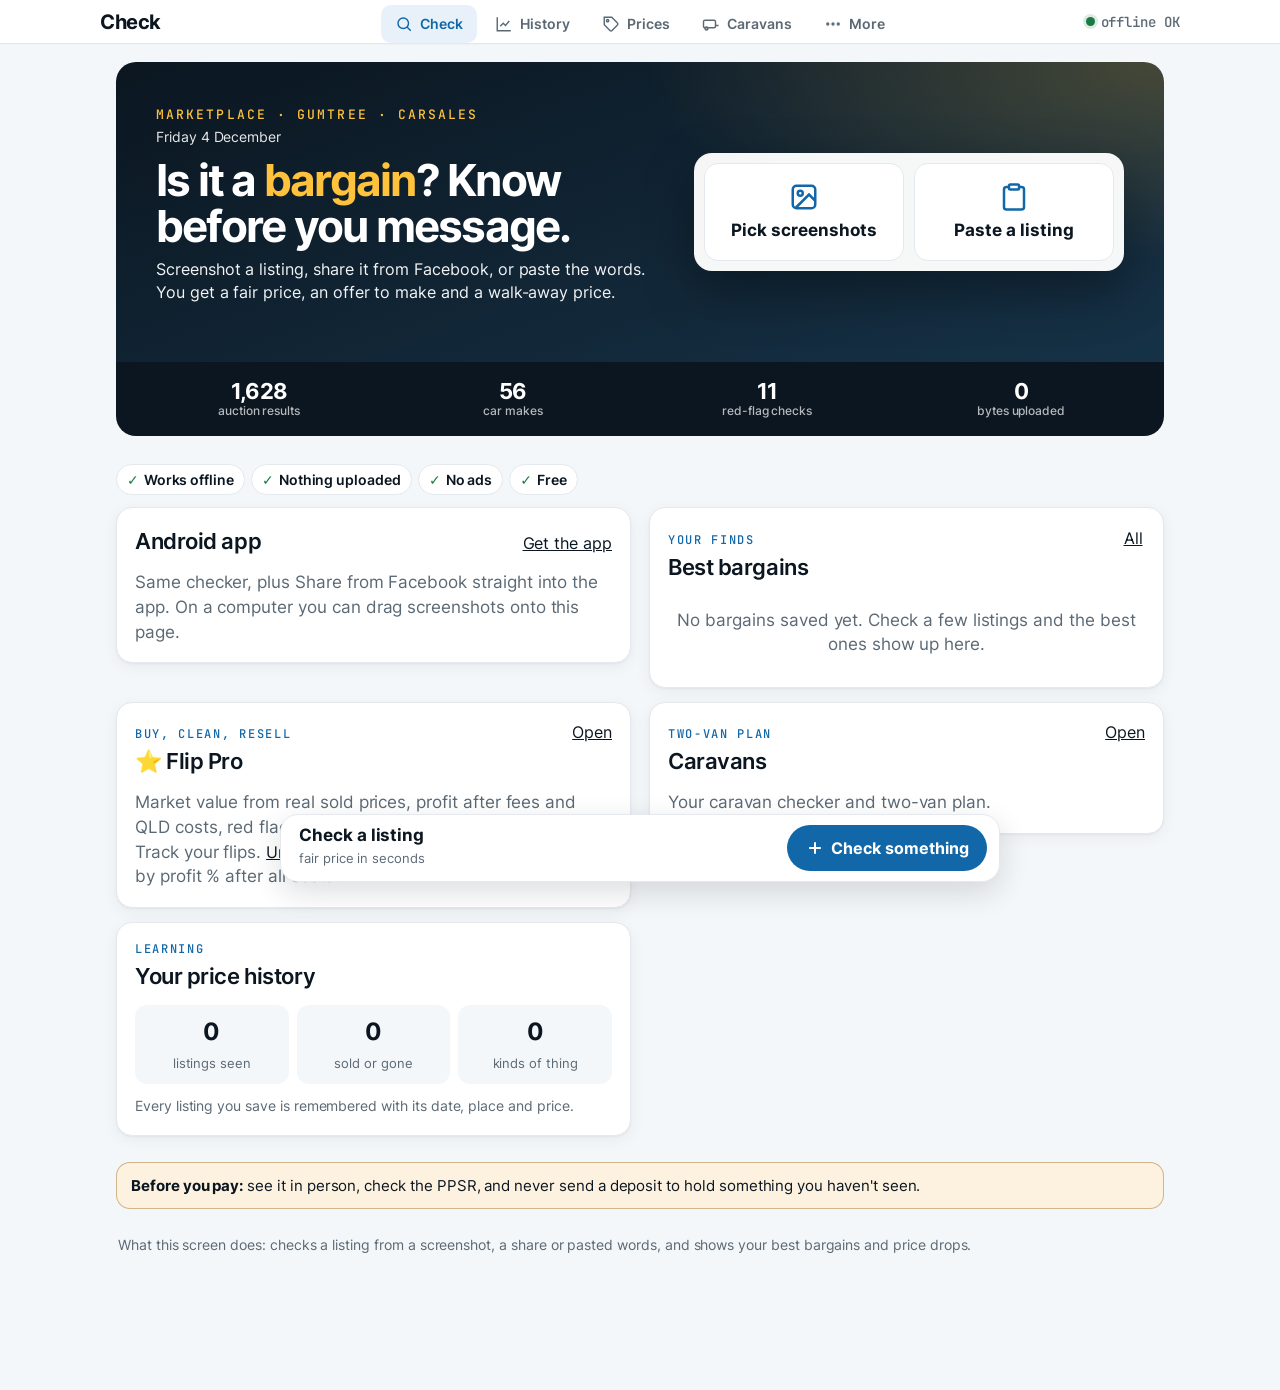
<file: app.html>
<!doctype html><html lang="en-AU"><head><meta charset="utf-8">
<meta name="viewport" content="width=device-width,initial-scale=1,viewport-fit=cover">
<meta name="theme-color" content="#1F6F5C">
<title>Bargain Finder</title><link rel="manifest" href="manifest.webmanifest"><link rel="icon" href="icons/icon-192.png"><link rel="apple-touch-icon" href="icons/icon-180.png"><meta name="apple-mobile-web-app-capable" content="yes"><meta name="description" content="Is it a bargain? Paste or screenshot any listing for a fair price, an opening offer and a walk-away price."><link rel="stylesheet" href="web.css">
<script src="boot.js"></script>
<style>
@font-face{font-family:"BF Sans";font-weight:400;font-display:swap;src:url(fonts/inter-400.woff2) format("woff2")}
@font-face{font-family:"BF Sans";font-weight:500;font-display:swap;src:url(fonts/inter-500.woff2) format("woff2")}
@font-face{font-family:"BF Sans";font-weight:600;font-display:swap;src:url(fonts/inter-600.woff2) format("woff2")}
@font-face{font-family:"BF Sans";font-weight:700 800;font-display:swap;src:url(fonts/inter-700.woff2) format("woff2")}
@font-face{font-family:"BF Mono";font-weight:400 700;font-display:swap;src:url(fonts/mono-500.woff2) format("woff2")}
</style>
<style>
:root{--bg:#F5F6F2;--surface:#FFFFFF;--ink:#1A2620;--muted:#5A6862;--line:#DCE3DE;--accent:#1F6F5C;--accent-soft:#E1F0EA;--ok:#26734A;--ok-soft:#E4F3EA;--warn:#9A5B00;--warn-soft:#FDF2DF;--stop:#A3262D;--stop-soft:#FBE7E8;--info:#2D5F8A;--info-soft:#E6EFF7;--head:#E8F1EC;
  --f-display:"BF Sans",system-ui,sans-serif;--f-body:"BF Sans",system-ui,sans-serif;--f-mono:"BF Mono",ui-monospace,monospace;color-scheme:light}
:root[data-mode="off-dark"]{--bg:#101815;--surface:#18231F;--ink:#E3ECE7;--muted:#9AAAA2;--line:#2A3934;--accent:#5CC2A6;--accent-soft:#163A30;--ok:#71CF9B;--ok-soft:#163323;--warn:#F0B35A;--warn-soft:#33270F;--stop:#F08389;--stop-soft:#3A1A1D;--info:#8DB9E2;--info-soft:#172634;--head:#14211C;color-scheme:dark}
@media (prefers-color-scheme:dark){:root[data-mode="off-auto"]{--bg:#101815;--surface:#18231F;--ink:#E3ECE7;--muted:#9AAAA2;--line:#2A3934;--accent:#5CC2A6;--accent-soft:#163A30;--ok:#71CF9B;--ok-soft:#163323;--warn:#F0B35A;--warn-soft:#33270F;--stop:#F08389;--stop-soft:#3A1A1D;--info:#8DB9E2;--info-soft:#172634;--head:#14211C;color-scheme:dark}}
*{box-sizing:border-box}
html,body{margin:0}
body{font-family:var(--f-body);font-size:17px;line-height:1.45;color:var(--ink);background:var(--bg);-webkit-tap-highlight-color:transparent}
[hidden]{display:none!important}
/* 5.4 frame: title bar on top, 5 tabs at the bottom, a help line on every screen */
.top{position:sticky;top:0;z-index:29;display:flex;justify-content:space-between;align-items:center;gap:10px;background:var(--surface);border-bottom:1px solid var(--line);padding:calc(10px + env(safe-area-inset-top,0px)) max(16px,env(safe-area-inset-right,0px)) 10px max(16px,env(safe-area-inset-left,0px))}
.top h1{font-size:20px;margin:0}
.live{display:flex;align-items:center;gap:6px;font:600 14px var(--f-mono);color:var(--muted);white-space:nowrap}
.dot{width:9px;height:9px;border-radius:50%;background:var(--ok);box-shadow:0 0 6px var(--ok)}
.hero .eyebrow,.hero h1{display:none}
.hero{padding:12px 16px 12px;background:var(--head)}
.hero:has(.herorow) .herorow{justify-content:space-between;align-items:center}
.what{font-size:14px;color:var(--muted);margin:14px 2px 0}
.tabs{grid-template-columns:repeat(5,1fr)!important}
.tabs button{font-size:13px}

/* 5.5: Hill View style. A bold hero with the main action in it, a strip of big numbers,
   small labels over each heading, sections that fade in, "what you get" chips, a tip box,
   and a sticky bar at the bottom with your numbers and the main button. Bright colours only. */
.bhero{position:relative;margin:0 -16px;padding:22px 18px 22px;color:#fff;overflow:hidden;isolation:isolate;
  background:radial-gradient(120% 90% at 100% 0%,#145A47 0%,transparent 60%),radial-gradient(90% 80% at 0% 100%,#F3B53F 0%,transparent 55%),linear-gradient(160deg,#155C49,#14574A 70%)}
.bhero::after{content:"";position:absolute;inset:0;z-index:-1;opacity:.12;background-image:radial-gradient(#fff 1.2px,transparent 1.3px);background-size:18px 18px}
.bhero .hdate{font-size:14px;opacity:.9;margin-top:4px}
.bhero .ey{padding-right:56px;font:600 13px var(--f-mono);letter-spacing:.14em;text-transform:uppercase;color:#FFE29A}
.bhero h2.big{font:800 30px/1.08 var(--f-display);margin:10px 0 8px;letter-spacing:-.015em;color:#fff}
.bhero h2.big em{font-style:normal;color:#FFE29A}
.bhero .lede{opacity:.95;margin:0 0 14px;font-size:16px}
.bhero .corner{position:absolute;top:14px;right:14px;display:flex;gap:8px;align-items:center;font-size:14px;opacity:.95}
.bhero .corner .iconbtn{background:rgba(255,255,255,.18);color:#fff;border-color:rgba(255,255,255,.35)}
.bhero .quick{background:rgba(255,255,255,.96);border-radius:16px;padding:10px;display:grid;gap:8px;box-shadow:0 10px 30px rgba(0,0,0,.18)}
.bhero .quick .bigbtn{color:var(--accent)}
:root[data-mode="dark"] .bhero .quick{background:var(--surface)}
.facts{margin:0 -16px 6px;background:#F3B53F;color:#2A1D00;display:grid;grid-template-columns:repeat(4,1fr);gap:4px;padding:14px 12px}
.facts div{display:flex;flex-direction:column;gap:2px;min-width:0;text-align:center}
.facts b{font:800 22px/1 var(--f-display)}
.facts small{font-size:12px;line-height:1.2;font-weight:600;opacity:.85}
.gets{display:flex;flex-wrap:wrap;gap:6px;margin:12px 0}
.gets span{display:inline-flex;align-items:center;gap:5px;font:600 14px var(--f-body);padding:6px 10px;border-radius:999px;background:var(--surface);border:1px solid var(--line)}
.gets span::before{content:"✓";color:var(--ok);font-weight:800}
.lbl{display:block;font:600 12px var(--f-mono);letter-spacing:.14em;text-transform:uppercase;color:var(--accent);margin-bottom:4px}
.tipbox{border-radius:12px;padding:12px 14px;margin:12px 0;background:var(--warn-soft);border:1px solid color-mix(in srgb,var(--warn) 40%,transparent);font-size:15px}
.reveal{transition:opacity .5s ease,transform .5s ease}
.reveal.pre{opacity:0;transform:translateY(14px)}
@media (prefers-reduced-motion:reduce){.reveal,.reveal.pre{transition:none;opacity:1;transform:none}}
.mbar{position:fixed;left:0;right:0;bottom:calc(64px + env(safe-area-inset-bottom,0px));z-index:31;display:flex;justify-content:space-between;align-items:center;gap:10px;
  padding:8px max(14px,env(safe-area-inset-right,0px)) 8px max(14px,env(safe-area-inset-left,0px));background:var(--surface);border-top:1px solid var(--line);box-shadow:0 -6px 18px rgba(0,0,0,.06)}
.mbar b{display:block;font:800 17px/1.1 var(--f-display)}
.mbar small{color:var(--muted);font-size:13px}
.mbar .go{height:46px;border-radius:23px;padding:0 18px;display:flex;align-items:center;gap:6px;background:var(--accent);color:var(--surface);border:none;font:700 16px var(--f-body);cursor:pointer;white-space:nowrap}
.mbar .go svg{width:20px;height:20px}
.wrap{padding-bottom:calc(150px + env(safe-area-inset-bottom,0px))!important}
.fab{display:none!important}
.foot{margin:18px -16px 0;padding:18px 16px;background:var(--head);border-top:1px solid var(--line);font-size:14px;color:var(--muted)}
.foot b{color:var(--ink);font:800 17px var(--f-display)}

.wrap{max-width:560px;margin:0 auto;padding:0 max(16px,env(safe-area-inset-left,0px)) calc(100px + env(safe-area-inset-bottom,0px))}
.hero{background:linear-gradient(180deg,var(--head),var(--bg));padding:22px 16px 16px;margin:0 -16px 16px;border-bottom:1px solid var(--line)}
.herorow{display:flex;justify-content:space-between;align-items:flex-start;gap:12px}
.eyebrow{font-size:14px;font-weight:700;letter-spacing:.12em;text-transform:uppercase;color:var(--accent)}
h1{font-family:var(--f-display);font-weight:800;font-size:31px;line-height:1.1;margin:2px 0;letter-spacing:-.01em}
h2{font-family:var(--f-display);font-weight:600;font-size:22px;margin:0}
h3{font-size:17px;margin:0}
p{margin:0}.muted{color:var(--muted)}.small{font-size:14px}
.iconbtn{width:46px;height:46px;border-radius:14px;border:1px solid var(--line);background:var(--surface);color:var(--ink);display:grid;place-items:center;cursor:pointer;flex:none;font:inherit}
.iconbtn svg{width:22px;height:22px}
.panel{background:var(--surface);border:1px solid var(--line);border-radius:18px;padding:18px;margin-bottom:14px;display:grid;gap:12px;min-width:0}
.ph{display:flex;justify-content:space-between;align-items:baseline;gap:10px}
.link{background:none;border:none;color:var(--ink);text-decoration:underline;font:inherit;font-size:16px;cursor:pointer;padding:0}
.btn{background:var(--accent);color:var(--surface);border:none;border-radius:12px;padding:13px 18px;font:inherit;font-weight:700;cursor:pointer;text-align:center;text-decoration:none;display:inline-block}
.btn.ghost{background:none;color:var(--accent);border:1.5px solid var(--accent)}
.btn.wide{width:100%}
.btn.sm{padding:8px 12px;font-size:15px}
.big2{display:grid;grid-template-columns:1fr 1fr;gap:10px}
.bigbtn{display:grid;gap:6px;justify-items:center;text-align:center;padding:18px 10px;border-radius:16px;border:1.5px solid var(--accent);background:var(--accent-soft);color:var(--accent);font:inherit;font-weight:700;cursor:pointer}
.bigbtn svg{width:30px;height:30px}
.bigbtn.solid{background:var(--accent);color:var(--surface)}
.rows{display:grid;gap:8px}
.row{display:flex;align-items:center;gap:12px;width:100%;text-align:left;background:var(--bg);border:1px solid var(--line);border-radius:14px;padding:12px 14px;font:inherit;color:inherit;cursor:pointer;min-width:0}
.row img{width:46px;height:46px;border-radius:10px;object-fit:cover;flex:none;background:var(--line)}
.row .ic{width:46px;height:46px;border-radius:10px;flex:none;display:grid;place-items:center;background:var(--accent-soft);color:var(--accent);font-size:22px}
.row .t{flex:1;min-width:0}
.row .t b{display:block;font-weight:700;overflow:hidden;text-overflow:ellipsis;white-space:nowrap}
.row .t span{font-size:14px;color:var(--muted)}
.row .amt{font-family:var(--f-mono);font-size:15px;text-align:right;flex:none}
.pill{display:inline-block;font-size:13px;font-weight:700;border-radius:999px;padding:3px 10px;white-space:nowrap}
.p-good{background:var(--ok-soft);color:var(--ok)}.p-warn{background:var(--warn-soft);color:var(--warn)}.p-bad{background:var(--stop-soft);color:var(--stop)}.p-ok{background:var(--accent-soft);color:var(--accent)}.p-info{background:var(--info-soft);color:var(--info)}
.ok{color:var(--ok)}.bad{color:var(--stop)}.wr{color:var(--warn)}
.chips{display:flex;flex-wrap:wrap;gap:8px}
.chip{border:1px solid var(--line);background:var(--bg);border-radius:999px;padding:8px 14px;font:inherit;font-size:15px;color:var(--ink);cursor:pointer}
.chip[aria-pressed="true"]{background:var(--accent);color:var(--surface);border-color:var(--accent)}
#saK{margin:10px 0 4px}
#saK .chip{padding:6px 11px;font-size:14px}
#saK .chip[aria-pressed="true"] .muted{color:inherit;opacity:.8}
tr.srow{cursor:pointer}
#saTbl td.n{white-space:nowrap}
tr.srow .sd{display:none;margin-top:3px}
tr.srow.open .sd{display:block}
input,select,textarea{font:inherit;font-size:16px;color:var(--ink);background:var(--bg);border:1px solid var(--line);border-radius:12px;padding:11px 12px;width:100%;min-width:0}
textarea{min-height:120px;resize:vertical}
.grid2{display:grid;grid-template-columns:1fr 1fr;gap:10px}
label.f{display:grid;gap:4px;font-size:14px;color:var(--muted);font-weight:700}
.nums{display:grid;grid-template-columns:1fr 1fr;gap:10px}
.num{background:var(--bg);border-radius:12px;padding:10px 12px;min-width:0}
.num span{display:block;font-size:12px;letter-spacing:.08em;text-transform:uppercase;color:var(--muted);font-weight:700}
.num b{font-family:var(--f-mono);font-size:20px;font-weight:500}
.advice{font-size:16px;margin:6px 0;padding:10px 12px;border-radius:12px;background:var(--soft,rgba(127,127,127,.08))}
.advice b{display:block;font-size:13px;letter-spacing:.04em;text-transform:uppercase;opacity:.75;margin-bottom:2px}
.why{margin:0;padding-left:0;list-style:none;display:grid;gap:6px;font-size:15px}
.why li{padding-left:22px;position:relative}
.why li::before{content:"";position:absolute;left:4px;top:.5em;width:9px;height:9px;border-radius:50%;background:var(--muted)}
.why li.good::before{background:var(--ok)}.why li.bad::before{background:var(--stop)}.why li.warn::before{background:var(--warn)}.why li.info::before{background:var(--info)}
.verdict{font-family:var(--f-display);font-weight:800;font-size:28px;line-height:1.1}
.fpline{display:block;width:100%;text-align:left;border:0;border-radius:16px;margin:0 0 10px;padding:10px 12px;font:700 16px var(--f-body);background:#E6F4FC;color:#1D2B36;cursor:pointer}.fpline .small{display:block;font-weight:500;margin-top:2px}.fpline.star{background:#FFC83D;box-shadow:0 4px 0 #D9A21E;font-size:18px}
.flip{margin-top:14px;padding-top:12px;border-top:1px solid var(--line)}
.flip h3{margin:0 0 4px}
.insp .iv{display:grid;gap:2px;padding:10px 0;border-bottom:1px solid var(--line);font-size:15px}
.insp .iv:last-child{border-bottom:none}
.insp .iv span{color:var(--muted);font-size:14px}
.insp .iv .cost{color:var(--ink)}
.insp .links{display:flex;gap:14px;flex-wrap:wrap;margin-top:4px}
.insp .links a{font-weight:700;font-size:15px;color:var(--accent)}
.fv{font-family:var(--f-display);font-weight:800;font-size:21px;line-height:1.2;margin:2px 0 10px}
.ft{background:var(--bg);border-radius:12px;padding:6px 12px;margin-bottom:8px}
.fr{display:grid;grid-template-columns:minmax(0,1fr) auto;gap:10px;padding:6px 0;font-size:15px;border-bottom:1px solid var(--line)}
.fr:last-child{border-bottom:none}
.fr b{font-family:var(--f-mono);font-weight:500;text-align:right}
.fr i{display:block;font-style:normal;color:var(--muted);font-size:13px}
.fr.fc{font-size:14px;color:var(--muted);padding:3px 0 3px 10px;border-bottom:none}
.fr.fs b{font-weight:700}
.scam{margin:10px 0;padding:10px 12px;border-radius:12px;border:2px solid currentColor}
.scam ul{color:var(--ink)}
.safe{margin:8px 0}
.msgbox{display:grid;gap:8px}
.tpl{display:grid;grid-template-columns:minmax(0,1fr) auto;gap:10px;align-items:center;padding:10px 0;border-bottom:1px solid var(--line)}.tpl:last-child{border-bottom:none}
.tpl p{margin:2px 0 0;font-size:13px;color:var(--muted);display:-webkit-box;-webkit-line-clamp:2;-webkit-box-orient:vertical;overflow:hidden;white-space:pre-line}
.tpl .btn{padding:8px 14px;min-height:40px}
.travel{margin:10px 0 0;padding:10px 12px;border-radius:12px;background:var(--info-soft)}.travel b{display:block}.travel.ok{background:var(--ok-soft)}.travel.bad{background:var(--stop-soft)}.travel p{margin:4px 0 0;font-size:14px;color:var(--ink)}
.adbox textarea{width:100%;font:inherit;font-size:15px;line-height:1.4;border:1px solid var(--line);border-radius:10px;padding:10px;background:var(--surface);color:var(--ink);box-sizing:border-box}
.drop{border-left:4px solid var(--warn);padding:10px 12px;border-radius:10px;background:var(--warn-soft);margin:0 0 12px}.drop.dn{border-color:var(--ok);background:var(--ok-soft)}.drop b{display:block;font-size:16px}.drop p{margin:4px 0 0;font-size:14px}
.chart .bp{fill:var(--ok)}.chart .bn{fill:var(--stop)}.chart .zero{stroke:var(--muted);stroke-width:1}
.linkbtn{border:none;background:none;color:var(--muted);font:inherit;padding:0 0 0 6px;cursor:pointer}
.msgbox textarea{min-height:96px;font-size:15px}
.hist{display:grid;gap:0}
.hist .h{display:grid;grid-template-columns:minmax(0,1fr) auto;gap:2px 10px;padding:9px 0;border-bottom:1px solid var(--line);font-size:15px}
.hist .h:last-child{border-bottom:none}
.hist .h b{font-family:var(--f-mono);font-weight:500;text-align:right}
.hist .h span{color:var(--muted);font-size:14px}
.thumb{width:100%;max-height:220px;object-fit:cover;object-position:top;border-radius:12px;border:1px solid var(--line)}
details{border-top:1px solid var(--line);padding-top:10px}
summary{font-weight:700;cursor:pointer;list-style:none;display:flex;justify-content:space-between}
summary::after{content:"›";color:var(--muted)}
details[open] summary::after{transform:rotate(90deg)}
.faq details{border-top:none;border-bottom:1px solid var(--line);padding:12px 0}
.faq details:last-child{border-bottom:none}
.faq details p,.faq details ul{margin-top:8px;color:var(--muted)}
table{width:100%;border-collapse:collapse;font-size:15px}
th,td{padding:7px 6px;border-bottom:1px solid var(--line);text-align:left}
td.n,th.n{text-align:right;font-family:var(--f-mono)}
.tw{overflow-x:auto}
.tabs{position:fixed;left:0;right:0;bottom:0;z-index:30;background:var(--surface);border-top:1px solid var(--line);display:grid;grid-template-columns:repeat(4,1fr);padding:6px max(6px,env(safe-area-inset-right,0px)) calc(6px + env(safe-area-inset-bottom,0px)) max(6px,env(safe-area-inset-left,0px))}
.tabs button{background:none;border:none;display:grid;justify-items:center;gap:3px;padding:6px 0;font:inherit;font-size:14px;font-weight:700;color:var(--muted);cursor:pointer}
.tabs button svg{width:24px;height:24px}
.tabs button[aria-selected="true"]{color:var(--accent)}
.fab{position:fixed;right:calc(18px + env(safe-area-inset-right,0px));bottom:calc(84px + env(safe-area-inset-bottom,0px));z-index:31;height:56px;border-radius:28px;padding:0 20px 0 16px;display:flex;align-items:center;gap:8px;background:var(--accent);color:var(--surface);border:none;font:inherit;font-weight:700;box-shadow:0 6px 18px rgba(0,0,0,.18);cursor:pointer}
.fab svg{width:24px;height:24px}
.sheet{position:fixed;inset:0;z-index:40;background:var(--bg);overflow-y:auto}
#histS{z-index:45}
.bigbtn.wide{width:100%;margin:10px 0}
.sheethead .newchk{margin-left:auto;margin-right:8px;padding:8px 14px;width:auto}
.ptl td{padding:6px 4px}.ptl tr.now td{background:var(--accent-soft)}.pf{display:grid;grid-template-columns:1fr 1fr;gap:2px 12px;margin:6px 0 0}.pf div{padding:5px 0;border-bottom:1px solid var(--line);min-width:0}.pf dt{font-size:12px;color:var(--muted)}.pf dd{margin:0;font-weight:600;overflow-wrap:anywhere}.inhist .panel{padding:12px 0;border:0;box-shadow:none;background:transparent}
.sheet .wrap{padding-top:calc(12px + env(safe-area-inset-top,0px))}
.sheethead{display:flex;align-items:center;justify-content:space-between;gap:10px;padding:8px 0 14px}
.prog{display:grid;gap:6px}
.bar{height:8px;border-radius:4px;background:var(--line);overflow:hidden}.bar span{display:block;height:100%;width:0;background:var(--accent);transition:width .2s}
.empty{color:var(--muted);text-align:center;padding:12px 0}
.stat{display:grid;grid-template-columns:repeat(3,1fr);gap:8px}
.stat div{background:var(--bg);border-radius:12px;padding:10px;text-align:center}
.stat b{display:block;font-family:var(--f-display);font-size:24px}
.stat span{font-size:13px;color:var(--muted)}
:focus-visible{outline:3px solid var(--accent);outline-offset:2px}
.nudge{border-color:var(--accent)}
.chart{position:relative;margin:4px 0 0}.chart svg{display:block;width:100%;height:auto;overflow:visible;touch-action:pan-y}
.chart .ax{stroke:var(--line);stroke-width:1}.chart .tk{fill:var(--muted);font-size:11px;font-family:var(--f-body)}
.chart .ln{fill:none;stroke:var(--accent);stroke-width:2;stroke-linejoin:round;stroke-linecap:round}
.chart .tr{fill:none;stroke:var(--ink);stroke-width:1.5;stroke-dasharray:5 4;opacity:.7}
.chart .dt{fill:var(--accent);stroke:var(--surface);stroke-width:2}.chart .sq{fill:var(--ink);stroke:var(--surface);stroke-width:2}
.chart .now{fill:var(--surface);stroke:var(--accent);stroke-width:2.5}.chart .xh{stroke:var(--muted);stroke-width:1;stroke-dasharray:2 3}
.chart .tip{min-height:22px;font-size:14px;color:var(--ink);margin:4px 0 0}
.lg{display:flex;flex-wrap:wrap;gap:6px 14px;font-size:13px;color:var(--muted)}.lg i{display:inline-block;width:10px;height:10px;border-radius:50%;background:var(--accent);margin-right:5px;vertical-align:-1px}.lg i.s{border-radius:2px;background:var(--ink)}.lg i.d{width:16px;height:0;border-radius:0;border-top:2px dashed var(--ink);background:none;vertical-align:3px}
.trend{font-family:var(--f-display);font-size:24px;font-weight:700;line-height:1.2}.trend .ar{margin-right:6px}
.hstat{display:grid;grid-template-columns:1fr 1fr;gap:8px}.hstat div{background:var(--bg);border-radius:12px;padding:10px}.hstat span{display:block;font-size:13px;color:var(--muted)}.hstat b{font-size:18px}
.trow{display:grid;grid-template-columns:1fr auto;gap:4px 10px;align-items:center;width:100%;text-align:left;background:none;border:none;border-top:1px solid var(--line);padding:12px 0;font:inherit;color:var(--ink);cursor:pointer}
.trow .ar{font-size:15px;font-weight:700}.trow small{color:var(--muted);font-size:13px;display:block}
.gtbl tr{cursor:pointer}
.stale{display:grid;gap:8px;padding:10px 0;border-top:1px solid var(--line)}.stale:first-of-type{border-top:none}
.stale .st{display:flex;justify-content:space-between;gap:10px}.stale .st b{font-weight:700}
.btnrow{display:flex;flex-wrap:wrap;gap:8px}.btnrow .btn{padding:10px 14px}
.pc{display:grid;grid-template-columns:auto 1fr;gap:4px 12px;align-items:start;padding:10px 0;border-top:1px solid var(--line)}
.pc .mk{font-size:20px;line-height:1.2;width:24px;text-align:center}.pc p{margin:0}
.sr{position:absolute;width:1px;height:1px;overflow:hidden;clip:rect(0 0 0 0)}
</style><link rel="stylesheet" href="pro.css"></head>
<body>
<header class="top"><h1 id="ttl">Check</h1><span class="live" aria-live="polite"><span class="dot"></span><span id="liveT">Works offline</span></span></header>
<div class="wrap">
  
  <section data-v="home">
    <div class="bhero">
      <div class="corner"><button class="iconbtn" id="themeBtn" aria-label="Light or dark"><svg viewBox="0 0 24 24" fill="none" stroke="currentColor" stroke-width="2"><circle cx="12" cy="12" r="4"/><path d="M12 2v2M12 20v2M4.9 4.9l1.4 1.4M17.7 17.7l1.4 1.4M2 12h2M20 12h2M4.9 19.1l1.4-1.4M17.7 6.3l1.4-1.4"/></svg></button></div>
      <div class="ey">Marketplace · Gumtree · Carsales</div><div class="hdate" id="today"></div>
      <h1 id="hello" hidden>Hello</h1>
      <h2 class="big">Is it a <em>bargain</em>? Know before you message.</h2>
      <p class="lede">Screenshot a listing, share it from Facebook, or paste the words. You get a fair price, an offer to make and a walk-away price.</p>
      <div class="quick"><button class="bigbtn solid wide latest" data-latest hidden><svg viewBox="0 0 24 24" fill="none" stroke="currentColor" stroke-width="2"><rect x="5" y="2" width="14" height="20" rx="2"/><path d="M9 7h6M9 11h6M9 15h3"/></svg>Read my latest screenshot</button><div class="big2">
        <button class="bigbtn" data-pick><svg viewBox="0 0 24 24" fill="none" stroke="currentColor" stroke-width="2"><rect x="3" y="3" width="18" height="18" rx="3"/><circle cx="9" cy="9" r="2"/><path d="M21 15l-5-5L5 21"/></svg>Pick screenshots</button>
        <button class="bigbtn" id="pasteBtn"><svg viewBox="0 0 24 24" fill="none" stroke="currentColor" stroke-width="2"><rect x="8" y="2" width="8" height="4" rx="1"/><path d="M16 4h2a2 2 0 0 1 2 2v14a2 2 0 0 1-2 2H6a2 2 0 0 1-2-2V6a2 2 0 0 1 2-2h2"/></svg>Paste a listing</button>
      </div></div>
    </div>
    <div class="facts" id="facts"></div>
    <div class="gets reveal" aria-label="What you get"><span>Works offline</span><span>Nothing uploaded</span><span>No ads</span><span>Free</span></div>
    <div id="nudges"></div>
    <div class="panel reveal" id="drops" hidden><div class="ph"><h2><span class="lbl">Watching</span>Price drops</h2></div><p class="muted small">Saved listings that have come down in the last month. Re-share a listing anytime to check its price.</p><div class="rows" id="dropRows"></div></div>
    <div class="panel reveal"><div class="ph"><h2><span class="lbl">Your finds</span>Best bargains</h2><button class="link" data-go="saved">All</button></div><div class="rows" id="best"></div></div>
    <div class="panel" id="setupCard" hidden style="background:#FFF4C2;border:3px solid #F2B51E"><h2><span class="lbl">One minute, once</span>&#128276; Turn on alerts</h2><p>So deals reach you without digging through phone settings. Tap the button and say <b>Allow</b> to each question.</p><div class="big2"><button class="bigbtn solid" id="setupGo">Turn on alerts</button><button class="bigbtn" id="setupLater">Later</button></div></div>
    <div class="panel reveal fpp"><div class="ph"><h2><span class="lbl">Buy, clean, resell</span>&#11088; Flip Pro</h2><a class="link" href="flippro.html">Open</a></div><p class="muted">Market value from real sold prices, profit after fees and QLD costs, red flags, and a &#11088; BUY when it's 30%+ under. Track your flips. <a class="link" href="flippro.html#rank">Under market finder</a> ranks pasted listings by profit % after all costs.</p></div>
    <div class="panel reveal"><div class="ph"><h2><span class="lbl">Two-van plan</span>Caravans</h2><a class="link" href="caravan.html" id="cvLink">Open</a></div><p class="muted" id="cvSub"></p></div>
    <div class="panel reveal"><h2><span class="lbl">Learning</span>Your price history</h2><div class="stat" id="stats"></div><p class="muted small" id="learned"></p></div>
    <div class="tipbox reveal"><b>Before you pay:</b> see it in person, check the PPSR, and never send a deposit to hold something you haven't seen.</div>
    <p class="what">What this screen does: checks a listing from a screenshot, a share or pasted words, and shows your best bargains and price drops.</p>
  </section>

  
  <section data-v="saved" hidden>
    <div class="hero"><div class="eyebrow">History</div><h1>Everything you've checked</h1>
      <input id="q" placeholder="Search, e.g. hilux, iphone, couch" aria-label="Search your history" style="margin-top:10px">
      <div class="chips" id="filt" style="margin-top:10px"><button class="chip" data-f="all" aria-pressed="true">All</button><button class="chip" data-f="car">Cars</button><button class="chip" data-f="other">Everything else</button><button class="chip" data-f="van">Caravans</button><button class="chip" data-f="good">Bargains</button><button class="chip" data-f="sold">Sold or gone</button><button class="chip" data-f="trends">Trends</button><button class="chip" data-f="flips">My flips</button></div></div>
    <div class="rows" id="list"></div>
    <p class="what">What this screen does: lists everything you have checked. Search it, filter it, and see trends and your flips.</p>
  </section>

  
  <section data-v="prices" hidden>
    <div class="hero"><div class="eyebrow">Prices</div><h1>Price guides</h1><p class="muted">Past auction sales and what things are worth, all kept on this phone.</p></div>
    
    <div class="panel reveal"><h2>Past auction sales</h2><p class="muted" id="saleNote"></p>
      <input id="saQ" placeholder="Search, e.g. hq monaro, gtsr, cb750, gator, 1957 bel air" aria-label="Search past auction sales"><div class="chips" id="saK"></div><p class="muted small" id="saSum"></p><div class="tw"><table><thead><tr><th>Vehicle</th><th class="n">Sold</th><th class="n">Price</th></tr></thead><tbody id="saTbl"></tbody></table></div></div>
    <div class="panel reveal"><h2>Car price guide</h2><p class="muted">Tap any car, classic or bike below to see its value over time and past sales. What each car costs new today, and roughly what a 5-year-old one with normal kilometres sells for privately. These are my estimates, and the app adjusts them as you check real listings.</p>
      <input id="carQ" placeholder="Find a make or model" aria-label="Find a car"><div class="tw"><table><thead><tr><th>Car</th><th class="n">New</th><th class="n">5 yrs old</th></tr></thead><tbody id="carTbl"></tbody></table></div></div>
    <div class="panel reveal"><h2>Classic and muscle cars</h2><p class="muted">What a tidy, registered one sells for here. Restored ones are worth about a third more, concours ones about double, and projects about half or less. Rare engines (Hemi, Boss, LS6) and convertibles add more.</p>
      <input id="clQ" placeholder="Find a classic, e.g. camaro, monaro, model t" aria-label="Find a classic"><div class="tw"><table><thead><tr><th>Car</th><th class="n">Years</th><th class="n">Tidy driver</th></tr></thead><tbody id="clTbl"></tbody></table></div></div>
    <div class="panel reveal"><h2>Motorbikes and quads</h2><p class="muted">What each costs new today. Older bikes are priced from this, their age and the kind of bike.</p>
      <input id="moQ" placeholder="Find a bike, e.g. yz250f, harley, dr650" aria-label="Find a bike"><div class="tw"><table><thead><tr><th>Bike</th><th class="n">New</th><th class="n">5 yrs old</th></tr></thead><tbody id="moTbl"></tbody></table></div></div>
    <div class="panel reveal"><h2>Watches</h2><p class="muted">What popular watches cost new in Australia and what a tidy used one sells for. Tap a watch to see how to spot a fake, and tap again for its value over time. Prices are my estimates, and steel Rolex sports models often sell for more than the shop price.</p>
      <details><summary>What to ask before you buy any watch</summary><ul class="why" id="wAsk"></ul></details>
      <input id="wQ" placeholder="Find a watch, e.g. submariner, g-shock, seiko, tag" aria-label="Find a watch"><div class="tw"><table><thead><tr><th>Watch</th><th class="n">New</th><th class="n">Used, 2 yrs</th></tr></thead><tbody id="wTbl"></tbody></table></div></div>
    <div class="panel reveal"><h2>How fast things lose value</h2><p class="muted">Share of the new price you can expect to get back, by age.</p><div class="tw"><table><thead><tr><th>Kind of thing</th><th class="n">1 yr</th><th class="n">3 yrs</th><th class="n">5 yrs</th></tr></thead><tbody id="curveTbl"></tbody></table></div></div>
    <p class="what">What this screen does: shows the price guides and past auction sales the app uses to judge a listing.</p>
  </section>

  
  <section data-v="more" hidden>
    <div class="hero"><div class="eyebrow">More</div><h1>More</h1><p class="muted">How it works, your details, backups and settings.</p></div><div class="panel faq" id="faq"></div>
    <div class="panel reveal"><h2>Settings</h2>
      <div class="chips" id="modes"><button class="chip" data-mode="light">Light</button><button class="chip" data-mode="dark">Dark</button><button class="chip" data-mode="auto">Match phone</button></div>
      <a class="btn" href="flippro.html" style="text-decoration:none;text-align:center">&#11088; Flip Pro: sold prices, fees, my flips</a>
      <a class="btn" href="flippro.html#rank" style="text-decoration:none;text-align:center">&#128202; Under market finder: ranked by profit %</a>
      <button class="btn" id="meBtn">My details</button><span class="muted small" id="meSum"></span>
      <button class="btn ghost" id="pcBtn">Check this phone works</button>
      <button class="btn ghost" id="selfTest">Test the screenshot reader</button><span class="muted small" id="selfMsg"></span>
      <button class="btn ghost" id="csvBtn">Save a spreadsheet of my history</button><span class="muted small" id="csvMsg"></span>
      <button class="btn ghost" id="exportBtn">Back up everything to a file</button><span class="muted small" id="exportMsg"></span>
      <button class="btn ghost" id="importBtn">Restore from a backup file</button><span class="muted small" id="importMsg"></span>
      <p class="muted small" id="ver"></p></div>
  
    <div class="panel reveal" id="alertsPanel" hidden><h2><span class="lbl">On this phone</span>Deal alerts</h2>
      <p>Get a notification when your caravan PC finds a new bargain. Tap it to open the listing. Free, and only your alert name is used: nothing else leaves this phone.</p>
      <label for="alertTopic" class="muted small">Your alert name (it is in CARAVAN_NTFY_TOPIC.txt next to the Caravan_Site folder on your PC)</label>
      <input id="alertTopic" autocomplete="off" autocapitalize="none" spellcheck="false" placeholder="caravans-..." style="width:100%;font:500 16px var(--f-mono);padding:10px 12px;border-radius:12px;border:1px solid var(--line);margin:6px 0 10px;background:var(--surface);color:var(--ink)">
      <div class="big2"><button class="bigbtn solid" id="alertOn">Turn on deal alerts</button><button class="bigbtn" id="alertOff">Turn off</button></div>
      <p class="muted small" id="alertState"></p>
      <button class="btn" id="alertSetup" style="width:100%">&#128276; Alert setup: check the ticks</button>
      <p class="muted small">Shows a green tick for notifications, battery, your alert name and the hourly check, with a Fix button for anything still off, and sends a test alert.</p></div>
    <div class="foot"><b>Bargain Finder</b><p>Fair prices for second-hand things in Australia. Everything stays on this phone: no account, no ads, nothing uploaded.</p><p><a class="link" href="https://zeus4127.github.io/bargain-finder/privacy.html" target="_blank" rel="noopener">Privacy</a></p></div>
    <p class="what">What this screen does: answers common questions and holds your settings, backups and checks.</p>
  </section>
</div>

<button class="fab" data-pick><svg viewBox="0 0 24 24" fill="none" stroke="currentColor" stroke-width="2.4"><path d="M12 5v14M5 12h14"/></svg>Check something</button>
<input type="file" id="file" accept="image/*" multiple class="sr" aria-label="Choose screenshots">
<input type="file" id="restoreFile" class="sr" aria-label="Choose a backup file">

<div class="mbar" id="mbar"><div><b id="mbarB">Check a listing</b><small id="mbarS">fair price in seconds</small></div><button class="go" data-pick><svg viewBox="0 0 24 24" fill="none" stroke="currentColor" stroke-width="2.4"><path d="M12 5v14M5 12h14"/></svg>Check something</button></div>
<nav class="tabs" aria-label="Sections">
  <button data-go="home" aria-selected="true"><svg viewBox="0 0 24 24" fill="none" stroke="currentColor" stroke-width="2"><circle cx="11" cy="11" r="7"/><path d="M21 21l-5-5"/></svg>Check</button>
  <button data-go="saved"><svg viewBox="0 0 24 24" fill="none" stroke="currentColor" stroke-width="2"><path d="M3 3v18h18"/><path d="M7 15l4-4 3 3 5-6"/></svg>History</button>
  <button data-go="prices"><svg viewBox="0 0 24 24" fill="none" stroke="currentColor" stroke-width="2"><path d="M20.6 13.4l-7.2 7.2a2 2 0 0 1-2.8 0L3 13V3h10l7.6 7.6a2 2 0 0 1 0 2.8z"/><circle cx="7.5" cy="7.5" r="1.5"/></svg>Prices</button>
  <button id="cvTab"><svg viewBox="0 0 24 24" fill="none" stroke="currentColor" stroke-width="2"><rect x="2" y="7" width="16" height="10" rx="2"/><path d="M18 14h4M6 20a2 2 0 1 0 0-4 2 2 0 0 0 0 4z"/></svg>Caravans</button>
  <button data-go="more"><svg viewBox="0 0 24 24" fill="none" stroke="currentColor" stroke-width="2"><circle cx="5" cy="12" r="1.3"/><circle cx="12" cy="12" r="1.3"/><circle cx="19" cy="12" r="1.3"/></svg>More</button>
</nav>


<div class="sheet" id="check" hidden><div class="wrap">
  <div class="sheethead"><h2>Check a listing</h2><button class="btn ghost newchk" data-newchk>New check</button><button class="iconbtn" data-close aria-label="Close">✕</button></div>
  <div class="panel" id="inPanel">
    <button class="btn wide" data-latest hidden>Read my latest screenshot</button>
    <button class="btn wide ghost" data-pick>Pick screenshots from your photos</button>
    <label class="f" for="paste">Or paste the listing's words</label>
    <textarea id="paste" placeholder="Title, price and description from the listing, or a whole alert email from Carsales, Bikesales, Gumtree or Facebook"></textarea>
    <div class="grid2"><button class="btn ghost" id="clipBtn">Paste</button><button class="btn" id="readBtn">Check it</button></div>
  </div>
  <div class="panel prog" id="prog" hidden><b id="progT">Reading…</b><div class="bar"><span id="progB"></span></div><p class="muted small">Reading happens on your phone. Nothing is uploaded.</p></div>
  <div class="panel" id="groupPanel" hidden><p id="groupT"></p><div class="chips"><button class="chip" data-group="one">One listing</button><button class="chip" data-group="many">Separate listings</button></div></div>
  <div id="results"></div>
  <div class="grid2" id="afterRes" hidden><button class="btn ghost" data-newchk>New check</button><button class="btn" data-newpick>New screenshots</button></div>
</div></div>


<div class="sheet" id="histS" hidden><div class="wrap"><div class="sheethead"><h2 id="histT">History</h2><button class="iconbtn" data-close aria-label="Close">✕</button></div><div id="histB"></div></div></div>


<div class="sheet" id="meS" hidden><div class="wrap"><div class="sheethead"><h2>My details</h2><button class="iconbtn" data-close aria-label="Close">✕</button></div>
  <div class="panel"><p class="muted">These make the flip numbers yours: fuel for the trip, what repairs cost you, and what you can afford. They stay on this phone.</p>
    <label class="f">Home town<input id="meTown" list="meTowns" placeholder="e.g. Stanthorpe" autocomplete="off"></label><datalist id="meTowns"></datalist>
    <p class="muted small" id="meTownNote"></p>
    <label class="f">How far you'll travel to pick something up<select id="meRadius"><option value="0">Any distance</option><option value="25">25 km</option><option value="50">50 km</option><option value="100">100 km</option><option value="200">200 km</option><option value="400">400 km</option><option value="800">800 km</option></select></label>
    <label class="f">Flip budget: the most you'd spend on one thing to resell<input id="meBudget" type="number" inputmode="numeric" placeholder="e.g. 5000"></label>
    <label class="f">What your time is worth, per hour, for pick-up trips<input id="meHourly" type="number" inputmode="numeric" placeholder="30"></label><p class="muted small">Used to work out if a listing is worth the drive. Put 0 to count fuel only.</p>
    <div class="f"><b class="muted small">Repairs you can do yourself</b><div class="chips" id="meSkill"><button class="chip" data-skill="none">None, I pay someone</button><button class="chip" data-skill="basic">Basic: servicing and small fixes</button><button class="chip" data-skill="mechanic">Mechanic: most repairs</button></div></div>
    <button class="btn wide" id="meSave">Save my details</button><p class="muted small" id="meMsg"></p></div>
</div></div>


<div class="sheet" id="pcS" hidden><div class="wrap"><div class="sheethead"><h2>Check this phone works</h2><button class="iconbtn" data-close aria-label="Close">✕</button></div>
  <div class="panel"><p class="muted">Run this the first time you install the app. Each test says Pass or Fail. Nothing leaves your phone.</p>
    <button class="btn wide" id="pcRun">Run the checks</button><div id="pcList"></div></div>
</div></div>


<div class="sheet" id="item" hidden><div class="wrap"><div class="sheethead"><h2 id="itemT"></h2><button class="iconbtn" data-close aria-label="Close">✕</button></div><div id="itemB"></div></div></div>

<script src="guide.js"></script>
<script src="sales.js"></script>
<script src="engine.js"></script>
<script src="flippro.js"></script>
<script src="alerts.js"></script>
<script src="ocr/tesseract.min.js"></script>
<script src="vision.js"></script>
<script>'use strict';const _0x276142=_0x2fe7;(function(_0x185d9d,_0x1c276c){const _0x11efb1=_0x2fe7,_0x52cae4=_0x185d9d();while(!![]){try{const _0x20cd4d=parseInt(_0x11efb1(0xd48))/(-0x439*-0x2+0x146d+-0x1cde)*(parseInt(_0x11efb1(0x11de))/(-0x28d*0x1+-0x1*-0x269d+-0x240e))+parseInt(_0x11efb1(0xf15))/(0x1*-0x2489+-0x305*-0xb+0x355)*(-parseInt(_0x11efb1(0x6a3))/(0x1*0x11dd+0x179b+0xa5d*-0x4))+-parseInt(_0x11efb1(0xb21))/(0x1d9b+-0x1*-0x14cb+0x3261*-0x1)+-parseInt(_0x11efb1(0x1231))/(-0x2f3*0x4+-0x1577+0x1*0x2149)+parseInt(_0x11efb1(0xd40))/(0x293*-0x5+-0x2488+0x6f*0x72)+-parseInt(_0x11efb1(0x119e))/(0x7b*-0x3+-0x7*-0x183+-0x91c)*(-parseInt(_0x11efb1(0xfd))/(-0x2*-0x12f+0x66*-0x3b+0x152d))+parseInt(_0x11efb1(0x107a))/(-0x1*-0xc77+-0x238e+0x1*0x1721)*(parseInt(_0x11efb1(0x10cf))/(-0x7dc+-0x4f*0x2b+0x21e*0xa));if(_0x20cd4d===_0x1c276c)break;else _0x52cae4['push'](_0x52cae4['shift']());}catch(_0x1d527f){_0x52cae4['push'](_0x52cae4['shift']());}}}(_0x5a85,-0x1*-0x590ef+0xa3eb1+-0x1c357));const $=_0x3bd96a=>document[_0x276142(0x927)+_0x276142(0xa11)](_0x3bd96a),_0xb83605={};_0xb83605['&']=_0x276142(0xda6),_0xb83605['<']=_0x276142(0x10a8),_0xb83605['>']=_0x276142(0x899),_0xb83605['\x22']=_0x276142(0x879),_0xb83605['\x27']=_0x276142(0x922);const esc=_0x4985e2=>String(_0x4985e2??'')[_0x276142(0xd56)](/[&<>"']/g,_0x4c6ccb=>_0xb83605[_0x4c6ccb]),money=BF[_0x276142(0x1273)],pct=_0x421c3b=>_0x421c3b==null?'-':(_0x421c3b>0x3*-0x229+-0x2*-0x10af+0x1*-0x1ae3?'+':'')+Math[_0x276142(0x56d)](_0x421c3b*(-0xf21+0x1*0x17a+-0x5*-0x2cf))+'%',C=window[_0x276142(0x5c0)+'pp']||null,store={'get'(_0x3f369c,_0x3b0d13){const _0x1cecf1=_0x276142;try{const _0x35fc86=localStorage[_0x1cecf1(0xb24)](_0x3f369c);return _0x35fc86==null?_0x3b0d13:JSON[_0x1cecf1(0x98d)](_0x35fc86);}catch(_0x43241e){return _0x3b0d13;}},'set'(_0x33d341,_0x2422d0){const _0x4acdd3=_0x276142;try{return localStorage[_0x4acdd3(0x4fa)](_0x33d341,JSON[_0x4acdd3(0x3d2)+'y'](_0x2422d0)),!![];}catch(_0x270c3d){return![];}}},todayISO=()=>{const _0x56d624=_0x276142,_0xdd1650=new Date();return _0xdd1650[_0x56d624(0xef4)+_0x56d624(0x7af)]()+'-'+String(_0xdd1650[_0x56d624(0x1ec)]()+(-0xb*-0xdb+0x455*0x4+-0x1*0x1abc))[_0x56d624(0x1285)](-0xbd3+-0x1a07*0x1+0x12ee*0x2,'0')+'-'+String(_0xdd1650[_0x56d624(0xe60)]())[_0x56d624(0x1285)](0x1*-0x23b7+0x1fd*0x5+0x19c8,'0');},fmtDate=_0x2bdd43=>{const _0x2abbb9=_0x276142;if(!_0x2bdd43)return'';const _0x341a71=new Date(_0x2bdd43+(_0x2abbb9(0x7df)+'0'));return _0x341a71[_0x2abbb9(0xc6b)+_0x2abbb9(0x121d)+'ng'](_0x2abbb9(0x124a),{'day':_0x2abbb9(0x76f),'month':_0x2abbb9(0x55b),'year':_0x341a71[_0x2abbb9(0xef4)+_0x2abbb9(0x7af)]()===new Date()[_0x2abbb9(0xef4)+_0x2abbb9(0x7af)]()?undefined:_0x2abbb9(0x76f)});},daysBetween=(_0x305da2,_0x2bff1f)=>Math[_0x276142(0x56d)]((new Date(_0x2bff1f+(_0x276142(0x7df)+'0'))-new Date(_0x305da2+(_0x276142(0x7df)+'0')))/(0x7db5c02+-0x2c4820f*-0x1+0x7*-0xc83727)),_0x236aa0={};_0x236aa0[_0x276142(0x7b3)]=_0x276142(0x87e),_0x236aa0[_0x276142(0x5a9)]=_0x276142(0x9f7),_0x236aa0[_0x276142(0x990)]=_0x276142(0xa60)+_0x276142(0x1030);const CAT=_0x236aa0,STATUSES=[_0x276142(0x12ba),_0x276142(0x401),_0x276142(0xb45)+'ng',_0x276142(0x51d),_0x276142(0xf93),_0x276142(0xa44)+_0x276142(0xa14)],_0x14715e={};_0x14715e[_0x276142(0x8f8)]=_0x276142(0x219),_0x14715e[_0x276142(0x27c)]=_0x276142(0x83e),_0x14715e[_0x276142(0x4a1)]=_0x276142(0xd41),_0x14715e['ok']=_0x276142(0xf1a);const pcls=_0x14715e;document[_0x276142(0x77b)+_0x276142(0x111e)](_0x276142(0xb99),_0x2188b2=>{const _0x5b0122=_0x276142,_0x362f70=_0x2188b2[_0x5b0122(0xb0a)][_0x5b0122(0x9fc)]&&_0x2188b2[_0x5b0122(0xb0a)][_0x5b0122(0x9fc)](_0x5b0122(0x1000));if(!_0x362f70)return;const _0x27194a=_0x362f70[_0x5b0122(0x46f)]||'';C&&/^(https?|mailto|tel):/i[_0x5b0122(0x9a2)](_0x27194a)&&!_0x27194a[_0x5b0122(0x116)+'th'](location[_0x5b0122(0x1248)])&&(_0x2188b2[_0x5b0122(0x9c6)+_0x5b0122(0x5f1)](),C[_0x5b0122(0x11e5)](_0x27194a));},!![]);let items=store[_0x276142(0xe01)](_0x276142(0x693),[]);const thumbDB=((()=>{let _0x3fb288=null;return()=>_0x3fb288||(_0x3fb288=new Promise(_0x1c73ac=>{const _0x2ea6ff=_0x2fe7;try{const _0x587c35=indexedDB[_0x2ea6ff(0x11e5)]('bf',-0x1b35+0x2*-0x17f+0x1e34);_0x587c35[_0x2ea6ff(0xa0e)+_0x2ea6ff(0x11b8)]=()=>_0x587c35[_0x2ea6ff(0x7d8)][_0x2ea6ff(0x81d)+_0x2ea6ff(0x1007)+'e'](_0x2ea6ff(0x10c3)),_0x587c35[_0x2ea6ff(0x4e7)+'s']=()=>_0x1c73ac(_0x587c35[_0x2ea6ff(0x7d8)]),_0x587c35[_0x2ea6ff(0x9bf)]=()=>_0x1c73ac(null);}catch(_0x418507){_0x1c73ac(null);}}));})()),thumbOk=new Set();let thumbsReady=![];async function putThumb(_0x175af3,_0x21bf19){const _0x2994fd=await thumbDB();if(!_0x2994fd)return![];return new Promise(_0x528560=>{const _0x2232bb=_0x2fe7;try{const _0x526226=_0x2994fd[_0x2232bb(0x9ae)+_0x2232bb(0x3af)](_0x2232bb(0x10c3),_0x2232bb(0x9a5)+'e');_0x526226[_0x2232bb(0x3c3)+_0x2232bb(0xd67)](_0x2232bb(0x10c3))[_0x2232bb(0x123b)](_0x21bf19,_0x175af3),_0x526226[_0x2232bb(0xe61)+'te']=()=>_0x528560(!![]),_0x526226[_0x2232bb(0x9bf)]=_0x526226[_0x2232bb(0xd85)]=()=>_0x528560(![]);}catch(_0x1becec){_0x528560(![]);}});}async function loadThumbs(){const _0x24d2f5=await thumbDB();if(!_0x24d2f5)return;await new Promise(_0x15963c=>{const _0x2c56e7=_0x2fe7;try{const _0x3b4565=_0x24d2f5[_0x2c56e7(0x9ae)+_0x2c56e7(0x3af)](_0x2c56e7(0x10c3))[_0x2c56e7(0x3c3)+_0x2c56e7(0xd67)](_0x2c56e7(0x10c3)),_0x5cbe2d=_0x3b4565[_0x2c56e7(0xe41)+'or'](),_0x2c87b6=new Map(items[_0x2c56e7(0x15e)](_0x54b1a1=>[_0x54b1a1['id'],_0x54b1a1]));_0x5cbe2d[_0x2c56e7(0x4e7)+'s']=()=>{const _0x569ac9=_0x2c56e7,_0x1044e9=_0x5cbe2d[_0x569ac9(0x7d8)];if(!_0x1044e9)return _0x15963c();const _0x595cd4=_0x2c87b6[_0x569ac9(0xe01)](_0x1044e9[_0x569ac9(0xa7e)]);_0x595cd4&&(_0x595cd4[_0x569ac9(0x16b)]=_0x1044e9[_0x569ac9(0x5a7)],thumbOk[_0x569ac9(0x356)](_0x595cd4['id'])),_0x1044e9[_0x569ac9(0x14e)]();},_0x5cbe2d[_0x2c56e7(0x9bf)]=()=>_0x15963c();}catch(_0x26cd8b){_0x15963c();}}),thumbsReady=!![];}let saveWarned=![];const save=()=>{const _0x2ff392=_0x276142,_0x428e5d=store[_0x2ff392(0xf73)](_0x2ff392(0x693),items[_0x2ff392(0x15e)](({_e:_0x2eb0b2,thumb:_0x36dc1e,..._0x443546})=>thumbOk[_0x2ff392(0x58e)](_0x443546['id'])?_0x443546:Object[_0x2ff392(0x672)](_0x443546,_0x36dc1e?{'thumb':_0x36dc1e}:{})));!_0x428e5d&&!saveWarned&&(saveWarned=!![],alert(_0x2ff392(0x1268)+_0x2ff392(0xede)+_0x2ff392(0x933)+_0x2ff392(0x3b8)+_0x2ff392(0xa56)+_0x2ff392(0xec5)+_0x2ff392(0xc8d)+_0x2ff392(0x11bc)+_0x2ff392(0x38b)+_0x2ff392(0xa1e)+_0x2ff392(0x76e)+_0x2ff392(0x811)+_0x2ff392(0x2a7)+_0x2ff392(0xab1)+_0x2ff392(0x8df)+_0x2ff392(0xc8e)+_0x2ff392(0xdd3)+_0x2ff392(0x3f9)+_0x2ff392(0x1194)+'.')),items[_0x2ff392(0x6d6)](_0x3da37f=>{const _0x48de26=_0x2ff392;if(_0x3da37f[_0x48de26(0x16b)]&&!thumbOk[_0x48de26(0x58e)](_0x3da37f['id']))putThumb(_0x3da37f['id'],_0x3da37f[_0x48de26(0x16b)])[_0x48de26(0x1134)](_0x337d98=>{const _0x8b8e8e=_0x48de26;_0x337d98&&(thumbOk[_0x8b8e8e(0x356)](_0x3da37f['id']),store[_0x8b8e8e(0xf73)](_0x8b8e8e(0x693),items[_0x8b8e8e(0x15e)](({_e:_0x533a2e,thumb:_0xd339dd,..._0xbb6d40})=>thumbOk[_0x8b8e8e(0x58e)](_0xbb6d40['id'])?_0xbb6d40:Object[_0x8b8e8e(0x672)](_0xbb6d40,_0xd339dd?{'thumb':_0xd339dd}:{}))));});});},keyLink=_0x59feb8=>String(_0x59feb8||'')[_0x276142(0xc40)+_0x276142(0x483)]()[_0x276142(0xd56)](/[?#].*$/,'')[_0x276142(0xd56)](/\/$/,'');function findSame(_0x2b9590){const _0x545747=_0x276142,_0x263ab4=_0x8d281f=>_0x8d281f[_0x545747(0x548)]===_0x545747(0xa44)+_0x545747(0xa14)||_0x8d281f[_0x545747(0x548)]===_0x545747(0xf93)?0xd*-0x125+0x7f0+0x6f2:0xe*-0x2b4+-0x16a1+0x3c79;return items[_0x545747(0x11e2)](_0x506423=>_0x506423['id']!==_0x2b9590['id']&&(_0x2b9590[_0x545747(0x35c)]&&_0x506423[_0x545747(0x35c)]&&keyLink(_0x2b9590[_0x545747(0x35c)])===keyLink(_0x506423[_0x545747(0x35c)])||_0x506423[_0x545747(0x371)]===_0x2b9590[_0x545747(0x371)]&&BF[_0x545747(0x1010)+'ty'](_0x506423[_0x545747(0xd97)],_0x2b9590[_0x545747(0xd97)])>=-0x5d*-0x43+-0x1e5*-0x13+0x2*-0x1e2b+0.75&&(!_0x2b9590[_0x545747(0xffd)]||!_0x506423[_0x545747(0xffd)]||_0x506423[_0x545747(0xffd)]===_0x2b9590[_0x545747(0xffd)])&&(_0x506423[_0x545747(0xfe3)]||0x16d5+-0x506*-0x3+-0x139*0x1f)===(_0x2b9590[_0x545747(0xfe3)]||0x2568+0x1*-0x35f+-0x2209)&&(!_0x2b9590['km']||!_0x506423['km']||Math[_0x545747(0x1118)](_0x506423['km']-_0x2b9590['km'])<0x199e+0x3c*0x8d+0x2ef2*-0x1)))[_0x545747(0x5b4)]((_0x27d709,_0x4d5257)=>_0x263ab4(_0x27d709)-_0x263ab4(_0x4d5257)||String(_0x4d5257[_0x545747(0xdf0)]||'')[_0x545747(0x7dc)+_0x545747(0xf9d)](String(_0x27d709[_0x545747(0xdf0)]||'')))[-0x1672+0x35b*-0x1+0x5*0x529];}function evalItem(_0x475470){const _0x430ce7=_0x276142;return BF[_0x430ce7(0x5a7)](_0x475470,items[_0x430ce7(0x11e2)](_0x272b6e=>_0x272b6e['id']!==_0x475470['id']));}let mode=store[_0x276142(0xe01)](_0x276142(0x393),_0x276142(0x503));function applyMode(){const _0x3c1743=_0x276142;document[_0x3c1743(0x198)+_0x3c1743(0x433)][_0x3c1743(0x1170)][_0x3c1743(0x10f9)]=mode,document[_0x3c1743(0xe54)+_0x3c1743(0xbc0)](_0x3c1743(0x9bd)+_0x3c1743(0x951)+'e]')[_0x3c1743(0x6d6)](_0x1993c1=>_0x1993c1[_0x3c1743(0xc6d)+_0x3c1743(0x326)](_0x3c1743(0x2e8)+_0x3c1743(0x1088),_0x1993c1[_0x3c1743(0x1170)][_0x3c1743(0x10f9)]===mode));}$(_0x276142(0x155))[_0x276142(0x7de)]=()=>{const _0x12d24d=_0x276142;mode=mode===_0x12d24d(0x6c2)?_0x12d24d(0xd06):mode===_0x12d24d(0xd06)?_0x12d24d(0x503):_0x12d24d(0x6c2),store[_0x12d24d(0xf73)](_0x12d24d(0x393),mode),applyMode();},document[_0x276142(0xe54)+_0x276142(0xbc0)](_0x276142(0x9bd)+_0x276142(0x951)+'e]')[_0x276142(0x6d6)](_0x25ce0a=>_0x25ce0a[_0x276142(0x7de)]=()=>{const _0x277a4f=_0x276142;mode=_0x25ce0a[_0x277a4f(0x1170)][_0x277a4f(0x10f9)],store[_0x277a4f(0xf73)](_0x277a4f(0x393),mode),applyMode();}),applyMode();const _0x8b9c3={};_0x8b9c3[_0x276142(0x109)]=_0x276142(0x1085),_0x8b9c3[_0x276142(0x750)]=_0x276142(0xd38),_0x8b9c3[_0x276142(0x656)]=_0x276142(0x121f),_0x8b9c3[_0x276142(0x499)]=_0x276142(0x167);const TITLES=_0x8b9c3;function factsDraw(){const _0x36b218=_0x276142,_0x5bc2c8=document[_0x36b218(0x927)+_0x36b218(0xa11)](_0x36b218(0xd10));if(!_0x5bc2c8)return;let _0x5d0803=-0x1*0x1334+0x2361*-0x1+-0x1*-0x3695,_0x563d7c=0x1594+-0x10*-0xc2+-0x21b4;try{items[_0x36b218(0x6d6)](_0x5701de=>{const _0x270e26=_0x36b218,_0x20838f=evalItem(_0x5701de);if(_0x20838f&&_0x20838f[_0x270e26(0x5b6)]===_0x270e26(0x8f8)){_0x5d0803++;if(_0x20838f[_0x270e26(0x265)]>-0xf7b*0x1+-0x587+0x1502&&_0x5701de[_0x270e26(0x1086)]>0x1510+-0x814+-0xcfc&&_0x20838f[_0x270e26(0x265)]>_0x5701de[_0x270e26(0x1086)])_0x563d7c+=_0x20838f[_0x270e26(0x265)]-_0x5701de[_0x270e26(0x1086)];}});}catch(_0x511d20){}const _0x35f864=_0x24fcb5=>_0x24fcb5>=0x76cef+-0x1b3abb*-0x1+-0x239*0x8ba?'$'+(_0x24fcb5/(0x11845d*-0x1+0x542*0x596+0x367f1))[_0x36b218(0x56a)](0x2*-0x12f+-0xf7b+0x11da)+'m':_0x24fcb5>=0x83*0x59+0x3a82+-0x40fd?'$'+Math[_0x36b218(0x56d)](_0x24fcb5/(0xe*-0x69+0x867+-0x1d*-0xb))+'k':'$'+Math[_0x36b218(0x56d)](_0x24fcb5)[_0x36b218(0xc6b)+_0x36b218(0x12da)](_0x36b218(0x124a));let _0x33da99=0x1645+-0xc04+0x36b*-0x3;try{_0x33da99=items[_0x36b218(0xe80)];}catch(_0x23750f){}let _0x4205f8=0x1187+0x161*-0x16+0x1*0xccf;try{_0x4205f8=BF[_0x36b218(0x1006)][_0x36b218(0xe80)];}catch(_0x54e184){}const _0x1bfd25=_0x4205f8?_0x4205f8[_0x36b218(0xc6b)+_0x36b218(0x12da)](_0x36b218(0x124a)):_0x36b218(0xff1);_0x5bc2c8[_0x36b218(0xbb1)+'L']=_0x33da99?_0x36b218(0x496)+_0x33da99+(_0x36b218(0xc14)+_0x36b218(0x4a6)+_0x36b218(0xc10)+_0x36b218(0xef0)+_0x36b218(0x496))+_0x5d0803+(_0x36b218(0xc14)+_0x36b218(0xd63)+_0x36b218(0xc5a)+_0x36b218(0x9f6)+_0x36b218(0x128)+'>')+_0x35f864(_0x563d7c)+(_0x36b218(0xc14)+_0x36b218(0x1c8)+_0x36b218(0xc5f)+_0x36b218(0xaf6)+_0x36b218(0x9f6)+_0x36b218(0x128)+'>')+_0x1bfd25+(_0x36b218(0xc14)+_0x36b218(0x3f5)+_0x36b218(0x1137)+_0x36b218(0xf1e)+_0x36b218(0xef0)):_0x36b218(0x496)+_0x1bfd25+(_0x36b218(0xc14)+_0x36b218(0x3f5)+_0x36b218(0x1137)+_0x36b218(0xf1e)+_0x36b218(0xef0)+_0x36b218(0x496)+_0x36b218(0xed6)+_0x36b218(0x75c)+_0x36b218(0xef2)+_0x36b218(0x12d4)+_0x36b218(0xc42)+_0x36b218(0x1112)+_0x36b218(0xae5)+_0x36b218(0x5b9)+_0x36b218(0x2ca)+_0x36b218(0x416)+_0x36b218(0x119)+_0x36b218(0x78e)+_0x36b218(0x3a7)+_0x36b218(0xe3e)+_0x36b218(0xa4f)+_0x36b218(0x416)+_0x36b218(0xe1d));const _0x3fcaa3=document[_0x36b218(0x927)+_0x36b218(0xa11)](_0x36b218(0x460)),_0x58e7d6=document[_0x36b218(0x927)+_0x36b218(0xa11)](_0x36b218(0x6a9));if(_0x3fcaa3&&_0x58e7d6){if(_0x5d0803)_0x3fcaa3[_0x36b218(0x11dd)+_0x36b218(0x858)]=_0x5d0803+_0x36b218(0x11b5)+(_0x5d0803===-0x54e+-0x213a*-0x1+0x7*-0x3fd?'':'s')+_0x36b218(0xbb9),_0x58e7d6[_0x36b218(0x11dd)+_0x36b218(0x858)]=_0x35f864(_0x563d7c)+(_0x36b218(0xbfe)+_0x36b218(0x42a)+'e');else _0x33da99?(_0x3fcaa3[_0x36b218(0x11dd)+_0x36b218(0x858)]=_0x33da99+_0x36b218(0xcb1),_0x58e7d6[_0x36b218(0x11dd)+_0x36b218(0x858)]=_0x36b218(0x11df)+_0x36b218(0x581)+_0x36b218(0xe51)+_0x36b218(0x5d5)):(_0x3fcaa3[_0x36b218(0x11dd)+_0x36b218(0x858)]=_0x36b218(0x12df)+_0x36b218(0x81a),_0x58e7d6[_0x36b218(0x11dd)+_0x36b218(0x858)]=_0x36b218(0x676)+_0x36b218(0x15d)+_0x36b218(0x675));}}function revealAll(){const _0x2de2ff=_0x276142,_0x32fe39=document[_0x2de2ff(0xe54)+_0x2de2ff(0xbc0)](_0x2de2ff(0x1ed));if(!(_0x2de2ff(0x71c)+_0x2de2ff(0x30c)+_0x2de2ff(0xb62)in window)||matchMedia(_0x2de2ff(0x1005)+_0x2de2ff(0xcc0)+_0x2de2ff(0xc7a)+_0x2de2ff(0x4a2))[_0x2de2ff(0xa89)])return;const _0x4b3cf7={};_0x4b3cf7[_0x2de2ff(0x815)+'in']=_0x2de2ff(0x12c6)+_0x2de2ff(0x3dd);const _0x1984b2=new IntersectionObserver(_0x5c88a3=>_0x5c88a3[_0x2de2ff(0x6d6)](_0x281c7e=>{const _0x5d93f5=_0x2de2ff;_0x281c7e[_0x5d93f5(0xc3b)+_0x5d93f5(0x74b)]&&(_0x281c7e[_0x5d93f5(0xb0a)][_0x5d93f5(0x1095)+'t'][_0x5d93f5(0x6f2)](_0x5d93f5(0x8e7)),_0x1984b2[_0x5d93f5(0x566)+'e'](_0x281c7e[_0x5d93f5(0xb0a)]));}),_0x4b3cf7);_0x32fe39[_0x2de2ff(0x6d6)](_0x55fc7a=>{const _0x9b9af3=_0x2de2ff,_0x5209b8=_0x55fc7a[_0x9b9af3(0x102c)+_0x9b9af3(0x1105)+_0x9b9af3(0x2cd)]();_0x5209b8[_0x9b9af3(0xd62)]>innerHeight&&(_0x55fc7a[_0x9b9af3(0x1095)+'t'][_0x9b9af3(0x356)](_0x9b9af3(0x8e7)),_0x1984b2[_0x9b9af3(0x5b7)](_0x55fc7a));});}function _0x2fe7(_0x31b187,_0x5594dc){_0x31b187=_0x31b187-(0x1*0xe93+0x2559+-0x3310);const _0x3b91da=_0x5a85();let _0x189404=_0x3b91da[_0x31b187];if(_0x2fe7['kWCkiH']===undefined){var _0x4ef4ea=function(_0x460674){const _0x5c6065='abcdefghijklmnopqrstuvwxyzABCDEFGHIJKLMNOPQRSTUVWXYZ0123456789+/=';let _0x5ba9e7='',_0x144b69='';for(let _0x2b97df=-0x1bca+-0xec7+0x2a91,_0x274ea1,_0x3ceb71,_0x50e684=0x3*-0x229+-0x2*-0x10af+0x1*-0x1ae3;_0x3ceb71=_0x460674['charAt'](_0x50e684++);~_0x3ceb71&&(_0x274ea1=_0x2b97df%(-0xf21+0x1*0x17a+-0x1*-0xdab)?_0x274ea1*(-0xb*-0xdb+0x455*0x4+-0x1*0x1a7d)+_0x3ceb71:_0x3ceb71,_0x2b97df++%(-0xbd3+-0x1a07*0x1+0x106*0x25))?_0x5ba9e7+=String['fromCharCode'](0x1*-0x23b7+0x1fd*0x5+0x1ac5&_0x274ea1>>(-(0x1dcd+-0xa7f*-0x1+0x3*-0xd6e)*_0x2b97df&-0xa0e+-0x1653+0x2067)):0x8c8+0xa80+0x269*-0x8){_0x3ceb71=_0x5c6065['indexOf'](_0x3ceb71);}for(let _0x46dea5=0xc90+-0xeea+0x25a,_0x3f44d2=_0x5ba9e7['length'];_0x46dea5<_0x3f44d2;_0x46dea5++){_0x144b69+='%'+('00'+_0x5ba9e7['charCodeAt'](_0x46dea5)['toString'](0xfb2+0xd50+0x9a6*-0x3))['slice'](-(-0x10fd*-0x2+0x1*-0x1837+0xb*-0xe3));}return decodeURIComponent(_0x144b69);};_0x2fe7['zqaUtB']=_0x4ef4ea,_0x2fe7['FQoqJX']={},_0x2fe7['kWCkiH']=!![];}const _0x5805e9=_0x3b91da[-0x1eb5+-0x28*-0x5+-0x1*-0x1ded],_0x2d2fe3=_0x31b187+_0x5805e9,_0x3b6548=_0x2fe7['FQoqJX'][_0x2d2fe3];return!_0x3b6548?(_0x189404=_0x2fe7['zqaUtB'](_0x189404),_0x2fe7['FQoqJX'][_0x2d2fe3]=_0x189404):_0x189404=_0x3b6548,_0x189404;}function liveNote(){const _0x21f7da=_0x276142;factsDraw();const _0x1b59be=document[_0x21f7da(0x927)+_0x21f7da(0xa11)](_0x21f7da(0x4ec));if(!_0x1b59be)return;let _0x2dd143=-0x1*0x1e27+0x2*-0x1293+0x434d;try{_0x2dd143=items[_0x21f7da(0xe80)];}catch(_0x296e2f){}_0x1b59be[_0x21f7da(0x11dd)+_0x21f7da(0x858)]=(_0x2dd143?_0x2dd143+(_0x21f7da(0x2ea)+'\x20'):'')+(_0x21f7da(0x1016)+'OK');}function go(_0x3d228b){const _0x22acdf=_0x276142;liveNote();if(_0x3d228b===_0x22acdf(0xd14))_0x3d228b=_0x22acdf(0x656);if(!TITLES[_0x3d228b])_0x3d228b=_0x22acdf(0x109);document[_0x22acdf(0xe54)+_0x22acdf(0xbc0)](_0x22acdf(0xbba))[_0x22acdf(0x6d6)](_0x7694e7=>_0x7694e7[_0x22acdf(0x772)]=_0x3d228b===_0x22acdf(0x656)||_0x3d228b===_0x22acdf(0x499));const _0x4d1616=document[_0x22acdf(0x927)+_0x22acdf(0xa11)](_0x22acdf(0x501));if(_0x4d1616)_0x4d1616[_0x22acdf(0x772)]=_0x3d228b===_0x22acdf(0x656)||_0x3d228b===_0x22acdf(0x499);setTimeout(revealAll,-0x2378+0xc86+0x1710);const _0x3a4678=document[_0x22acdf(0x927)+_0x22acdf(0xa11)](_0x22acdf(0x1d8));if(_0x3a4678)_0x3a4678[_0x22acdf(0x11dd)+_0x22acdf(0x858)]=TITLES[_0x3d228b];document[_0x22acdf(0xe54)+_0x22acdf(0xbc0)](_0x22acdf(0xd5a))[_0x22acdf(0x6d6)](_0x3f1bf0=>_0x3f1bf0[_0x22acdf(0x772)]=_0x3f1bf0[_0x22acdf(0x1170)]['v']!==_0x3d228b),document[_0x22acdf(0xe54)+_0x22acdf(0xbc0)](_0x22acdf(0x107f)+_0x22acdf(0x1099))[_0x22acdf(0x6d6)](_0x54d3c3=>_0x54d3c3[_0x22acdf(0xc6d)+_0x22acdf(0x326)](_0x22acdf(0x11ca)+_0x22acdf(0x12ce),_0x54d3c3[_0x22acdf(0x1170)]['go']===_0x3d228b)),window[_0x22acdf(0x5ad)](-0x2*-0x10bf+-0x1da7*0x1+-0x1*0x3d7,-0x24c7+0x1461*0x1+-0x2*-0x833),store[_0x22acdf(0xf73)](_0x22acdf(0xb12),_0x3d228b);if(_0x3d228b===_0x22acdf(0x750))drawList();}document[_0x276142(0xe54)+_0x276142(0xbc0)](_0x276142(0xf65)+']')[_0x276142(0x6d6)](_0x2ee54e=>_0x2ee54e[_0x276142(0x7de)]=()=>go(_0x2ee54e[_0x276142(0x1170)]['go'])),$(_0x276142(0x1be))[_0x276142(0x7de)]=()=>{const _0x33fa13=_0x276142;location[_0x33fa13(0x46f)]=_0x33fa13(0x867)+_0x33fa13(0x6ee);},document[_0x276142(0xe54)+_0x276142(0xbc0)](_0x276142(0xd0a)+_0x276142(0x126b))[_0x276142(0x6d6)](_0x399fa6=>_0x399fa6[_0x276142(0x7de)]=()=>{const _0x34e6d6=_0x276142;_0x399fa6[_0x34e6d6(0x9fc)](_0x34e6d6(0x60a))[_0x34e6d6(0x772)]=!![],drawAll();}),window[_0x276142(0x10d)+'k']=function(){const _0x38d0ae=_0x276142,_0xd76fca=[...document[_0x38d0ae(0xe54)+_0x38d0ae(0xbc0)](_0x38d0ae(0x60a))][_0x38d0ae(0x11e2)](_0x4b11e7=>!_0x4b11e7[_0x38d0ae(0x772)]);if(_0xd76fca[_0x38d0ae(0xe80)])return(_0xd76fca[_0x38d0ae(0x8e3)](_0x41c628=>_0x41c628['id']===_0x38d0ae(0x231))||_0xd76fca[_0xd76fca[_0x38d0ae(0xe80)]-(-0xab6*0x2+0xe8+-0x135*-0x11)])[_0x38d0ae(0x772)]=!![],drawAll(),!![];const _0x5e04f0=document[_0x38d0ae(0xe54)+_0x38d0ae(0x3a6)](_0x38d0ae(0x10c2)+_0x38d0ae(0xb6a)+_0x38d0ae(0x6d0)+'e]');if(_0x5e04f0&&_0x5e04f0[_0x38d0ae(0x1170)]['go']!==_0x38d0ae(0x109))return go(_0x38d0ae(0x109)),!![];return![];};let worker=null;async function ocrWorker(){const _0x22a1e5=_0x276142;if(worker)return worker;const _0x2cc36d=Tesseract[_0x22a1e5(0xe09)+_0x22a1e5(0x712)](_0x22a1e5(0xc17),0xf30+0x11bd+0x7*-0x4b4,{'workerPath':_0x22a1e5(0x1128)+_0x22a1e5(0x117d)+'s','corePath':_0x22a1e5(0xe5)+_0x22a1e5(0xc06)+_0x22a1e5(0x821)+_0x22a1e5(0x418)+_0x22a1e5(0x254),'langPath':_0x22a1e5(0x4f2),'gzip':!![],'workerBlobURL':![],'cacheMethod':_0x22a1e5(0x200),'logger':_0x54b4d3=>{const _0x13ef1d=_0x22a1e5;if(_0x54b4d3[_0x13ef1d(0x548)]===_0x13ef1d(0xcad)+_0x13ef1d(0x236)&&progress['on'])setProg(progress[_0x13ef1d(0x43b)],(progress['i']+_0x54b4d3[_0x13ef1d(0x5c5)])/progress['n']);}});return worker=await Promise[_0x22a1e5(0xc0e)]([_0x2cc36d,new Promise((_0x1459fe,_0x500c61)=>setTimeout(()=>_0x500c61(new Error(_0x22a1e5(0x637)+_0x22a1e5(0x12ef)+_0x22a1e5(0xc01)+_0x22a1e5(0x1135)+'rt')),0x91e1+0x1*-0x133a3+0x1518a))]),worker;}const _0x194e20={};_0x194e20['on']=![],_0x194e20['i']=0x0,_0x194e20['n']=0x1,_0x194e20[_0x276142(0x43b)]='';const progress=_0x194e20;function setProg(_0x3c61a4,_0x3506eb){const _0x4c2119=_0x276142;$(_0x4c2119(0x1025))[_0x4c2119(0x11dd)+_0x4c2119(0x858)]=_0x3c61a4,$(_0x4c2119(0xfef))[_0x4c2119(0x383)][_0x4c2119(0xc7b)]=Math[_0x4c2119(0x56d)](Math[_0x4c2119(0x259)](0x1adc+-0x1*-0x24eb+-0x3fc6,_0x3506eb)*(0x1f10+0x2611+-0x44bd))+'%';}async function thumbOf(_0x458306){return new Promise(_0x2dc262=>{const _0x48e7f8=_0x2fe7,_0x2b4725=new Image();_0x2b4725[_0x48e7f8(0x349)]=()=>{const _0x4a7f55=_0x48e7f8;try{const _0x242b58=0x9b1+-0x717*-0x1+-0xf60,_0x446b59=Math[_0x4a7f55(0x259)](0x2a*0x7+0x585+-0xb*0x61,Math[_0x4a7f55(0x56d)](_0x2b4725[_0x4a7f55(0xfd6)]*_0x242b58/_0x2b4725[_0x4a7f55(0xc7b)])),_0x24820e=document[_0x4a7f55(0xad9)+_0x4a7f55(0xe68)](_0x4a7f55(0xa4e));_0x24820e[_0x4a7f55(0xc7b)]=_0x242b58,_0x24820e[_0x4a7f55(0xfd6)]=_0x446b59,_0x24820e[_0x4a7f55(0x117b)+'xt']('2d')[_0x4a7f55(0xfb2)+'e'](_0x2b4725,-0x14e2+0x9f0+0xaf2,-0x4*0x3c4+0x1497+-0x11b*0x5,_0x242b58,_0x2b4725[_0x4a7f55(0xfd6)]*_0x242b58/_0x2b4725[_0x4a7f55(0xc7b)]),_0x2dc262(_0x24820e[_0x4a7f55(0x221)+'L'](_0x4a7f55(0xde8)+'eg',-0x964+-0x233*0x4+0x6*0x308+0.6));}catch(_0x31355b){_0x2dc262(null);}},_0x2b4725[_0x48e7f8(0x9bf)]=()=>_0x2dc262(null),_0x2b4725[_0x48e7f8(0xb7b)]=_0x458306;});}async function shrinkForOcr(_0x4c71a0){return new Promise(_0x54839e=>{const _0x32913f=_0x2fe7,_0x239e51=new Image();_0x239e51[_0x32913f(0x349)]=()=>{const _0x486cdf=_0x32913f;try{if(_0x239e51[_0x486cdf(0xfd6)]<=_0x239e51[_0x486cdf(0xc7b)]||_0x239e51[_0x486cdf(0xc7b)]<=-0x1c6d*0x1+0x18d6+0x6b7)return _0x54839e(_0x4c71a0);const _0x22654b=(0x27*-0xd+-0xb3*-0x2f+0x2*-0xde1)/_0x239e51[_0x486cdf(0xc7b)],_0x4ff5b9=document[_0x486cdf(0xad9)+_0x486cdf(0xe68)](_0x486cdf(0xa4e));_0x4ff5b9[_0x486cdf(0xc7b)]=0x96+0x24e5+0x6df*-0x5,_0x4ff5b9[_0x486cdf(0xfd6)]=Math[_0x486cdf(0x56d)](_0x239e51[_0x486cdf(0xfd6)]*_0x22654b);const _0xfc7237=_0x4ff5b9[_0x486cdf(0x117b)+'xt']('2d');_0xfc7237[_0x486cdf(0x143)+'e']=_0x486cdf(0x84b),_0xfc7237[_0x486cdf(0xbab)](0x2585+0x45e+-0x29e3*0x1,0x230+-0x2*0xac5+0x135a,_0x4ff5b9[_0x486cdf(0xc7b)],_0x4ff5b9[_0x486cdf(0xfd6)]),_0xfc7237[_0x486cdf(0xfb2)+'e'](_0x239e51,-0x213+-0x1*0x2311+0x2*0x1292,-0x23ce+-0x2*-0xffd+0xc4*0x5,_0x4ff5b9[_0x486cdf(0xc7b)],_0x4ff5b9[_0x486cdf(0xfd6)]),_0x54839e(_0x4ff5b9);}catch(_0x1deead){_0x54839e(_0x4c71a0);}},_0x239e51[_0x32913f(0x9bf)]=()=>_0x54839e(_0x4c71a0),_0x239e51[_0x32913f(0xb7b)]=_0x4c71a0;});}async function readImages(_0xba9896){const _0x121a5e=_0x276142;openCheck(),clearCheck(!![]),$(_0x121a5e(0x161))[_0x121a5e(0xbb1)+'L']='',$(_0x121a5e(0xcc7)+'el')[_0x121a5e(0x772)]=!![],$(_0x121a5e(0xf00))[_0x121a5e(0x772)]=![],progress['on']=!![],progress['n']=_0xba9896[_0x121a5e(0xe80)],progress['i']=0x545+-0x2128+-0xb*-0x289;const _0x432c8e=[];try{setProg(_0x121a5e(0xf53)+_0x121a5e(0x389)+_0x121a5e(0x57d)+'…',0x26*0x45+0x8*-0x4b2+0x1b52+0.02);const _0x228a9b=await ocrWorker();for(let _0xa8f00a=-0x1a2f*-0x1+-0x28e+-0x17a1;_0xa8f00a<_0xba9896[_0x121a5e(0xe80)];_0xa8f00a++){progress['i']=_0xa8f00a,progress[_0x121a5e(0x43b)]=_0xba9896[_0x121a5e(0xe80)]>0x1*0x26b9+0x21c0+-0x90f*0x8?_0x121a5e(0x1175)+_0x121a5e(0x2a5)+_0x121a5e(0xff4)+(_0xa8f00a+(0x5*0x6da+-0xa00+0x1841*-0x1))+_0x121a5e(0x689)+_0xba9896[_0x121a5e(0xe80)]+'…':_0x121a5e(0x1175)+_0x121a5e(0x637)+_0x121a5e(0x5f9),setProg(progress[_0x121a5e(0x43b)],_0xa8f00a/_0xba9896[_0x121a5e(0xe80)]);const _0x4ac98c=await _0x228a9b[_0x121a5e(0xcad)+'e'](await shrinkForOcr(_0xba9896[_0xa8f00a]));_0x432c8e[_0x121a5e(0xaa1)]({'text':cleanOcr(_0x4ac98c[_0x121a5e(0xdad)][_0x121a5e(0xa8f)]),'thumb':await thumbOf(_0xba9896[_0xa8f00a])});}}catch(_0x5d8562){$(_0x121a5e(0xf00))[_0x121a5e(0x772)]=!![],progress['on']=![],$(_0x121a5e(0x161))[_0x121a5e(0xbb1)+'L']=_0x121a5e(0x104a)+_0x121a5e(0x74f)+_0x121a5e(0x908)+_0x121a5e(0xb8c)+_0x121a5e(0x101c)+_0x121a5e(0x1294)+_0x121a5e(0x9b1)+_0x121a5e(0x3fa)+'('+esc(_0x5d8562[_0x121a5e(0xe1f)]||_0x5d8562)+(_0x121a5e(0x2a6)+_0x121a5e(0x67a)+_0x121a5e(0x1272)+_0x121a5e(0x12f4)+_0x121a5e(0x10b9)+_0x121a5e(0x8d8)+_0x121a5e(0x516));return;}progress['on']=![],$(_0x121a5e(0xf00))[_0x121a5e(0x772)]=!![],lastShots=_0x432c8e;const _0xfde461=/^\s*(?:AU|A)?\$\s?(\d[\d,]*)(?:\.\d{2})?\s*(?:k\b)?\s*(?:[·•].*)?$/im,_0x56750b=_0x432c8e[_0x121a5e(0x15e)](_0x3fcc41=>{const _0x32d31c=_0x121a5e,_0x41962a=_0x3fcc41[_0x32d31c(0xa8f)][_0x32d31c(0xe86)](_0xfde461);return _0x41962a?_0x41962a[-0x18ab+0x1*0x10b2+0x3fd*0x2][_0x32d31c(0xd56)](/,/g,''):/^\s*free\s*$/im[_0x32d31c(0x9a2)](_0x3fcc41[_0x32d31c(0xa8f)])?_0x32d31c(0xce6):null;})[_0x121a5e(0x11e2)](Boolean),_0x4a5a34=_0x432c8e[_0x121a5e(0xe80)]>-0x6e1+0x1*0xc5b+0x1*-0x579&&new Set(_0x56750b)[_0x121a5e(0x6f8)]<=-0x7*0x1ea+0x11*0x12+0x1*0xc35;if(_0x432c8e[_0x121a5e(0xe80)]>0x1*0xd2b+-0x7ef+-0x53b)$(_0x121a5e(0xcc7)+'el')[_0x121a5e(0x772)]=![],setGroup(_0x4a5a34?_0x121a5e(0xd8f):_0x121a5e(0x594));else showShots(_0x121a5e(0x594));photoGuess(_0xba9896[0x13*0x1e+-0xf28+0xcee]);}let lastGuess=null;async function photoGuess(_0x2a287f){const _0x513d68=_0x276142;lastGuess=null;if(!window[_0x513d68(0x47e)])return;try{const _0x461ca8=await BFVision[_0x513d68(0x8d3)](_0x2a287f);lastGuess=_0x461ca8,document[_0x513d68(0xe54)+_0x513d68(0xbc0)](_0x513d68(0xc68)+_0x513d68(0xd72)+_0x513d68(0x7b7))[_0x513d68(0x6d6)](_0x2fa11a=>drawGuess(_0x2fa11a));}catch(_0x1e4d13){}}function drawGuess(_0x273068){const _0x2dc117=_0x276142,_0x78fe6d=lastGuess,_0x1a1eac=_0x273068['_x'];if(!_0x78fe6d||!_0x1a1eac)return;let _0x24fce5=_0x273068[_0x2dc117(0xe54)+_0x2dc117(0x3a6)](_0x2dc117(0xee4));!_0x24fce5&&(_0x24fce5=document[_0x2dc117(0xad9)+_0x2dc117(0xe68)](_0x2dc117(0x12b0)),_0x24fce5[_0x2dc117(0xd98)+'e']=_0x2dc117(0x15c),_0x273068[_0x2dc117(0x226)+_0x2dc117(0xdbb)](_0x24fce5,_0x273068[_0x2dc117(0xd39)+'ld'][_0x2dc117(0x9b8)+_0x2dc117(0x3e7)]));if(!_0x78fe6d[_0x2dc117(0xd62)][_0x2dc117(0xe80)]){_0x24fce5[_0x2dc117(0xbb1)+'L']=_0x2dc117(0x30f)+_0x2dc117(0x10a3)+_0x2dc117(0xe17)+_0x2dc117(0xe2)+_0x2dc117(0x2b5)+_0x2dc117(0x12ac)+_0x2dc117(0xc75)+_0x2dc117(0xd5f)+_0x2dc117(0x1072);return;}const _0x3aaaa0=_0x78fe6d[_0x2dc117(0xd62)][-0x22b0+0xe92+0x141e],_0x3b591d=_0x3aaaa0[_0x2dc117(0x371)]===_0x1a1eac[_0x2dc117(0x371)],_0x4e5590=_0x1a1eac[_0x2dc117(0x3d4)+'m']||_0x1a1eac[_0x2dc117(0xade)]||_0x1a1eac[_0x2dc117(0x905)]||_0x1a1eac[_0x2dc117(0x562)]||_0x3b591d&&_0x1a1eac[_0x2dc117(0x371)]!==_0x2dc117(0x990);_0x24fce5[_0x2dc117(0xbb1)+'L']=_0x2dc117(0x30f)+_0x2dc117(0x7ac)+_0x2dc117(0x5dc)+_0x2dc117(0x17a)+_0x2dc117(0x1063)+_0x2dc117(0xfda)+_0x2dc117(0xcef)+_0x2dc117(0xd36)+_0x2dc117(0xe15)+_0x2dc117(0xce1)+_0x78fe6d[_0x2dc117(0xd62)][_0x2dc117(0x15e)](_0x39b0ea=>esc(_0x39b0ea[_0x2dc117(0x43b)][_0x2dc117(0xc40)+_0x2dc117(0x483)]())+'\x20('+Math[_0x2dc117(0x56d)](_0x39b0ea['p']*(0x1*-0xef9+-0xd05+0x1c62))+'%)')[_0x2dc117(0xc70)](_0x2dc117(0x2f1))+'.'+(_0x4e5590&&_0x3b591d?_0x2dc117(0x39b)+_0x2dc117(0x9c0)+_0x2dc117(0x4c5):'')+(_0x2dc117(0x2d4)+'\x20')+(_0x4e5590&&_0x3b591d?'':_0x2dc117(0x104a)+_0x2dc117(0x505)+_0x2dc117(0x10dc)+_0x78fe6d[_0x2dc117(0xd62)][_0x2dc117(0x15e)]((_0x582447,_0x4bf809)=>_0x2dc117(0x1267)+_0x2dc117(0x2c2)+_0x2dc117(0x514)+_0x2dc117(0xcd3)+'\x22'+_0x4bf809+_0x2dc117(0xd02)+esc(_0x582447[_0x2dc117(0x43b)][_0x2dc117(0xc40)+_0x2dc117(0x483)]())+(_0x2dc117(0x99e)+'>'))[_0x2dc117(0xc70)]('')+(_0x2dc117(0x684)+_0x2dc117(0x406)+_0x2dc117(0x93d)+_0x2dc117(0xc62)+_0x2dc117(0xabe)+_0x2dc117(0x165)+_0x2dc117(0x3c0)+_0x2dc117(0x1132)+_0x2dc117(0x767)+_0x2dc117(0xd1e)+_0x2dc117(0xe5b)+_0x2dc117(0x106b)+_0x2dc117(0xdce)+_0x2dc117(0xbce)+_0x2dc117(0x1032)+_0x2dc117(0x2fa)+_0x2dc117(0xbd6)+_0x2dc117(0x5c3)+_0x2dc117(0x12fa)+_0x2dc117(0x4cf))),_0x24fce5[_0x2dc117(0xe54)+_0x2dc117(0xbc0)](_0x2dc117(0x865)+_0x2dc117(0x2e4))[_0x2dc117(0x6d6)](_0x392aef=>_0x392aef[_0x2dc117(0x7de)]=()=>{const _0x19a3a6=_0x2dc117,_0x4ab8f9=_0x78fe6d[_0x19a3a6(0xd62)][+_0x392aef[_0x19a3a6(0x1170)][_0x19a3a6(0x8d3)]],_0x537f2a=String(_0x1a1eac[_0x19a3a6(0xa8f)]||''),_0x1b85af=BF[_0x19a3a6(0x98d)](_0x537f2a+'\x0a'+_0x4ab8f9[_0x19a3a6(0xfcc)],_0x4ab8f9[_0x19a3a6(0x371)]===_0x19a3a6(0x990)?undefined:_0x4ab8f9[_0x19a3a6(0x371)]),_0x940794={};_0x940794['id']=_0x1a1eac['id'],_0x940794[_0x19a3a6(0x16b)]=_0x1a1eac[_0x19a3a6(0x16b)],Object[_0x19a3a6(0x672)](_0x1b85af,_0x940794);for(const _0x55f017 of[_0x19a3a6(0xd97),_0x19a3a6(0x1086),_0x19a3a6(0xffd),_0x19a3a6(0x35c),_0x19a3a6(0xfe3)])if(_0x1a1eac[_0x55f017]!=null&&_0x1a1eac[_0x55f017]!=='')_0x1b85af[_0x55f017]=_0x1a1eac[_0x55f017];if(!_0x1b85af[_0x19a3a6(0xd97)]||/^\W*$/[_0x19a3a6(0x9a2)](_0x1b85af[_0x19a3a6(0xd97)]))_0x1b85af[_0x19a3a6(0xd97)]=_0x4ab8f9[_0x19a3a6(0x43b)];_0x273068['_x']=_0x1b85af,drawResult(_0x273068);});}let lastShots=[];function setGroup(_0x19d9b8){const _0x5593e0=_0x276142;document[_0x5593e0(0xe54)+_0x5593e0(0xbc0)](_0x5593e0(0x1047)+_0x5593e0(0xe3f))[_0x5593e0(0x6d6)](_0x532f8e=>_0x532f8e[_0x5593e0(0xc6d)+_0x5593e0(0x326)](_0x5593e0(0x2e8)+_0x5593e0(0x1088),_0x532f8e[_0x5593e0(0x1170)][_0x5593e0(0x8ca)]===_0x19d9b8)),$(_0x5593e0(0x1ef))[_0x5593e0(0x11dd)+_0x5593e0(0x858)]=_0x19d9b8===_0x5593e0(0xd8f)?_0x5593e0(0xf41)+_0x5593e0(0xbaf)+lastShots[_0x5593e0(0xe80)]+(_0x5593e0(0xe1)+_0x5593e0(0x101a)+_0x5593e0(0xa4b)+_0x5593e0(0x1e7)):_0x5593e0(0xf41)+_0x5593e0(0xbaf)+lastShots[_0x5593e0(0xe80)]+(_0x5593e0(0xe1)+_0x5593e0(0x101a))+lastShots[_0x5593e0(0xe80)]+(_0x5593e0(0x106)+_0x5593e0(0x86d)+_0x5593e0(0xfa4)),showShots(_0x19d9b8);}document[_0x276142(0xe54)+_0x276142(0xbc0)](_0x276142(0x1047)+_0x276142(0xe3f))[_0x276142(0x6d6)](_0x554089=>_0x554089[_0x276142(0x7de)]=()=>setGroup(_0x554089[_0x276142(0x1170)][_0x276142(0x8ca)]));function showShots(_0xafe508){const _0x273e0c=_0x276142,_0x557a4e=_0xafe508===_0x273e0c(0xd8f)?[{'text':lastShots[_0x273e0c(0x15e)](_0x5818a0=>_0x5818a0[_0x273e0c(0xa8f)])[_0x273e0c(0xc70)]('\x0a'),'thumb':lastShots[-0x32c+-0x1dc5+0x9*0x3a9][_0x273e0c(0x16b)]}]:lastShots;$(_0x273e0c(0x161))[_0x273e0c(0xbb1)+'L']='',_0x557a4e[_0x273e0c(0x6d6)](_0x4f6678=>addResult(_0x4f6678[_0x273e0c(0xa8f)],_0x4f6678[_0x273e0c(0x16b)]));}function cleanOcr(_0x2a32ef){const _0x311cb3=_0x276142;return String(_0x2a32ef||'')[_0x311cb3(0xf26)]('\x0a')[_0x311cb3(0x15e)](_0x325c02=>_0x325c02[_0x311cb3(0xd56)](/[|_~=«»]+/g,'\x20')[_0x311cb3(0xd56)](/\s{2,}/g,'\x20')[_0x311cb3(0x93b)]())[_0x311cb3(0x15e)](_0x492a6b=>{const _0x50b55e=_0x311cb3,_0x3b5acc=_0x492a6b[_0x50b55e(0xe86)](/\bListed\b[^$]{0,30}?\bin [A-Z][A-Za-z ]{2,25}?,?\s+(?:QLD|NSW|VIC|SA|WA|TAS|NT|ACT)\b/);return _0x3b5acc?_0x3b5acc[0x1504+-0xbc*0x1+-0x1448]:_0x492a6b;})[_0x311cb3(0x11e2)](_0x2a0bb2=>(_0x2a0bb2[_0x311cb3(0xe80)]>-0x1ca*-0x2+-0x212a+0x1d97&&/[A-Za-z0-9$]/[_0x311cb3(0x9a2)](_0x2a0bb2)&&!/^\d{1,2}:\d{2}\b.*(%|\bLTE\b|\b5G\b|\b4G\b)?$/[_0x311cb3(0x9a2)](_0x2a0bb2)||/\$\s?\d/[_0x311cb3(0x9a2)](_0x2a0bb2))&&!ocrJunk(_0x2a0bb2))[_0x311cb3(0xc70)]('\x0a');}function ocrJunk(_0x3783ec){const _0x413433=_0x276142;if(/\$\s?\d|\b(19|20)\d\d\b|\d\s?(?:ft|km|kms|w|ah|a|kg|l|lt|ltr|mm|hp|cc|gb|tb|v|x)\b|\d{2}\s?['’°`]/i[_0x413433(0x9a2)](_0x3783ec))return![];const _0x5ba1ed=ocrJunk['mk']||(ocrJunk['mk']=new Set(Object[_0x413433(0x1c2)](BF[_0x413433(0xf3)]||{})[_0x413433(0x15e)](_0x1be51c=>_0x1be51c[_0x413433(0xc40)+_0x413433(0x483)]())[_0x413433(0x113b)]((_0x413433(0xf29)+_0x413433(0x45f)+_0x413433(0x954)+_0x413433(0xe31)+_0x413433(0x30b)+_0x413433(0xeab)+_0x413433(0x1237)+_0x413433(0x8a5)+_0x413433(0x300)+_0x413433(0x925)+_0x413433(0x1d1)+_0x413433(0x998)+_0x413433(0x727)+_0x413433(0x11c)+_0x413433(0xe23)+_0x413433(0xca5)+_0x413433(0x1279)+_0x413433(0xf3a)+_0x413433(0x10ee)+_0x413433(0x5b0)+_0x413433(0x8f1)+_0x413433(0x1e5)+_0x413433(0x8e1)+_0x413433(0xc39)+_0x413433(0x842)+_0x413433(0x1226)+_0x413433(0x304)+_0x413433(0xfc5)+_0x413433(0x12bf)+_0x413433(0x111c)+_0x413433(0x5c4)+_0x413433(0xbd0)+_0x413433(0x6bc)+_0x413433(0x8ec))[_0x413433(0xf26)]('\x20')))),_0x4603bc=_0x3783ec[_0x413433(0xf26)](/\s+/)[_0x413433(0x11e2)](Boolean),_0x119f5f=_0x4603bc[_0x413433(0x11e2)](_0x3e8995=>/^[A-Z]?[a-z]{2,}[.,:;!?)]*$/[_0x413433(0x9a2)](_0x3e8995)&&/[aeiouy]/i[_0x413433(0x9a2)](_0x3e8995)||/^[A-Za-z]{1,3}\d{1,4}[A-Za-z]?$/[_0x413433(0x9a2)](_0x3e8995)||_0x5ba1ed[_0x413433(0x58e)](_0x3e8995[_0x413433(0xc40)+_0x413433(0x483)]()[_0x413433(0xd56)](/[^a-z0-9]/g,'')))[_0x413433(0xe80)];if(_0x4603bc[_0x413433(0xc63)](_0xfc4735=>_0x5ba1ed[_0x413433(0x58e)](_0xfc4735[_0x413433(0xc40)+_0x413433(0x483)]()[_0x413433(0xd56)](/[^a-z0-9]/g,''))))return![];return!(_0x119f5f>=0x2029+-0x9*-0x332+-0x17*0x2a6&&_0x119f5f/_0x4603bc[_0x413433(0xe80)]>=0xbb9+-0xb35*-0x2+-0x2223+0.5);}$(_0x276142(0x1f6))[_0x276142(0xb86)]=async _0x4687c8=>{const _0xd86167=_0x276142,_0x379fd3=[..._0x4687c8[_0xd86167(0xb0a)][_0xd86167(0xc98)]];_0x4687c8[_0xd86167(0xb0a)][_0xd86167(0x5a7)]='';if(!_0x379fd3[_0xd86167(0xe80)])return;const _0x16c10a=_0x379fd3[_0xd86167(0x15e)](_0x48b96c=>URL[_0xd86167(0x81d)+_0xd86167(0xa0d)](_0x48b96c));await readImages(_0x16c10a),_0x16c10a[_0xd86167(0x6d6)](_0x161241=>setTimeout(()=>URL[_0xd86167(0x11ec)+_0xd86167(0xa0d)](_0x161241),0x6a67*-0x3+-0x5b74+0x28509));},document[_0x276142(0xe54)+_0x276142(0xbc0)](_0x276142(0x917)+_0x276142(0x208))[_0x276142(0x6d6)](_0x2e65b8=>_0x2e65b8[_0x276142(0x7de)]=()=>{const _0x199f09=_0x276142;$(_0x199f09(0x1f6))[_0x199f09(0xb99)]();});const canLatest=!!(C&&typeof C[_0x276142(0xb91)+_0x276142(0x948)]===_0x276142(0x1146));document[_0x276142(0xe54)+_0x276142(0xbc0)](_0x276142(0x7f1)+_0x276142(0xe20))[_0x276142(0x6d6)](_0x13f226=>{const _0x392c13=_0x276142;_0x13f226[_0x392c13(0x772)]=!canLatest,_0x13f226[_0x392c13(0x7de)]=()=>{const _0x249988=_0x392c13;openCheck(),clearCheck(),$(_0x249988(0xf00))[_0x249988(0x772)]=![],setProg(_0x249988(0x801)+_0x249988(0x79e)+_0x249988(0x4b8)+_0x249988(0x5f9),-0x1113+0x16fe+-0x5eb+0.01);try{C[_0x249988(0xb91)+_0x249988(0x948)]();}catch(_0x2e6bc8){window[_0x249988(0x2b3)+_0x249988(0x11cf)](_0x249988(0x200));}};}),window[_0x276142(0x2b3)+_0x276142(0x11cf)]=_0x17c969=>{const _0x1f9b1e=_0x276142;$(_0x1f9b1e(0xf00))[_0x1f9b1e(0x772)]=!![],progress['on']=![],$(_0x1f9b1e(0x161))[_0x1f9b1e(0xbb1)+'L']=_0x1f9b1e(0x104a)+_0x1f9b1e(0x74f)+_0x1f9b1e(0x908)+_0x1f9b1e(0xb8c)+'\x22>'+(_0x17c969===_0x1f9b1e(0x807)?_0x1f9b1e(0x73a)+_0x1f9b1e(0x3fe)+_0x1f9b1e(0xe02)+_0x1f9b1e(0xb38)+_0x1f9b1e(0x692)+_0x1f9b1e(0xa6f)+_0x1f9b1e(0xe9e)+_0x1f9b1e(0x8a4)+_0x1f9b1e(0x313)+_0x1f9b1e(0x964)+_0x1f9b1e(0x9a1)+_0x1f9b1e(0xa76)+_0x1f9b1e(0x500)+_0x1f9b1e(0xdb1)+_0x1f9b1e(0xe95)+_0x1f9b1e(0x1076)+_0x1f9b1e(0xaa7)+_0x1f9b1e(0x63a)+_0x1f9b1e(0x23b)+_0x1f9b1e(0xad6)+_0x1f9b1e(0x1073)+_0x1f9b1e(0x1048)+_0x1f9b1e(0xd78)+_0x1f9b1e(0x814)+_0x1f9b1e(0x2a5)+_0x1f9b1e(0x3b4)+_0x1f9b1e(0x11b2):_0x1f9b1e(0xb85)+_0x1f9b1e(0xc48)+_0x1f9b1e(0x5bd)+_0x1f9b1e(0xe1b)+_0x1f9b1e(0xe13)+_0x1f9b1e(0x11e6)+_0x1f9b1e(0x1b6)+_0x1f9b1e(0x72b)+_0x1f9b1e(0xb9b)+_0x1f9b1e(0x115e)+_0x1f9b1e(0xccf)+'.')+(_0x1f9b1e(0xe84)+'v>');},document[_0x276142(0x77b)+_0x276142(0x111e)](_0x276142(0xb99),_0x1b14d7=>{const _0xf9a005=_0x276142,_0x3c64e5=_0x1b14d7[_0xf9a005(0xb0a)][_0xf9a005(0x9fc)](_0xf9a005(0xb41)+']');if(!_0x3c64e5)return;const _0x33bfe3=_0x3c64e5[_0xf9a005(0x1170)]['fp'],_0x119691=items[_0xf9a005(0x8e3)](_0x242940=>String(_0x242940['id'])===_0x33bfe3)||lastFp;if(!_0x119691){location[_0xf9a005(0x46f)]=_0xf9a005(0x1083)+_0xf9a005(0x6ee);return;}const _0x128634={};_0x128634['id']=_0x119691['id'],_0x128634[_0xf9a005(0xd97)]=_0x119691[_0xf9a005(0xd97)],_0x128634[_0xf9a005(0x1086)]=_0x119691[_0xf9a005(0x1086)],_0x128634[_0xf9a005(0xfe3)]=_0x119691[_0xf9a005(0xfe3)],_0x128634['km']=_0x119691['km'],_0x128634[_0xf9a005(0xffd)]=_0x119691[_0xf9a005(0xffd)],_0x128634[_0xf9a005(0x35c)]=_0x119691[_0xf9a005(0x35c)],_0x128634[_0xf9a005(0xa8f)]=_0x119691[_0xf9a005(0xa8f)],_0x128634[_0xf9a005(0x371)]=_0x119691[_0xf9a005(0x371)],_0x128634[_0xf9a005(0x905)]=_0x119691[_0xf9a005(0x905)],_0x128634[_0xf9a005(0x120c)]=_0x119691[_0xf9a005(0x120c)],store[_0xf9a005(0xf73)](_0xf9a005(0xc7d)+_0xf9a005(0x12aa),_0x128634),location[_0xf9a005(0x46f)]=_0xf9a005(0x1083)+_0xf9a005(0x6ee);});let lastFp=null;window[_0x276142(0x3f6)+_0x276142(0x193)]=_0x3f9885=>{const _0x39e89c=_0x276142;_0x3f9885&&_0x3f9885[_0x39e89c(0xe80)]&&(store[_0x39e89c(0xf73)](_0x39e89c(0xbea)+_0x39e89c(0x1c0),{'d':todayISO(),'kind':_0x39e89c(0x2a5)+_0x39e89c(0x948)}),readImages(_0x3f9885));},window[_0x276142(0x3f6)+_0x276142(0x1283)]=_0x360eb8=>{const _0x168b8c=_0x276142;store[_0x168b8c(0xf73)](_0x168b8c(0xbea)+_0x168b8c(0x1c0),{'d':todayISO(),'kind':_0x168b8c(0xa8f)});const _0x17c201=String(_0x360eb8||'')[_0x168b8c(0xf26)](/\r?\n/)[_0x168b8c(0x15e)](_0x2fbcfe=>_0x2fbcfe[_0x168b8c(0x93b)]())[_0x168b8c(0x11e2)](Boolean),_0x2b0224=_0x17c201[_0x168b8c(0x11e2)](_0x114968=>/\$\s?\d/[_0x168b8c(0x9a2)](_0x114968))[_0x168b8c(0xe80)];if(_0x2b0224>=0xc*0x7f+-0x19*-0x8f+-0x13e9&&_0x2b0224/_0x17c201[_0x168b8c(0xe80)]>=0x1232+0x1bbf*0x1+-0x1*0x2df1+0.6&&!/\blisted .{0,30}\bago\b/i[_0x168b8c(0x9a2)](_0x360eb8)){store[_0x168b8c(0xf73)](_0x168b8c(0xe96)+_0x168b8c(0x12aa),_0x360eb8),location[_0x168b8c(0x46f)]=_0x168b8c(0x1083)+_0x168b8c(0x601)+'k';return;}openCheck(),$(_0x168b8c(0x23f))[_0x168b8c(0x5a7)]=_0x360eb8,readText();};function openCheck(){const _0x50da45=_0x276142;for(const _0x2b499d of[_0x50da45(0x5da),_0x50da45(0x6a1),_0x50da45(0x11a5),_0x50da45(0x231)])$(_0x2b499d)[_0x50da45(0x772)]=!![];$(_0x50da45(0xff0))[_0x50da45(0x772)]=![],$(_0x50da45(0xff0))[_0x50da45(0x5ad)+'p']=-0x1c41+-0xf69*0x1+-0x15d5*-0x2;}$(_0x276142(0x67b))[_0x276142(0x7de)]=()=>{const _0x4d51ea=_0x276142;openCheck(),$(_0x4d51ea(0x161))[_0x4d51ea(0xbb1)+'L']='',$(_0x4d51ea(0xcc7)+'el')[_0x4d51ea(0x772)]=!![],setTimeout(()=>$(_0x4d51ea(0x23f))[_0x4d51ea(0x1280)](),-0x212*0xe+0x13dc+-0x952*-0x1);},$(_0x276142(0xfb))[_0x276142(0x7de)]=async()=>{const _0x49592a=_0x276142;let _0x54acf6='';if(C)_0x54acf6=C[_0x49592a(0x23f)]();else try{_0x54acf6=await navigator[_0x49592a(0x16c)+'d'][_0x49592a(0x5ee)]();}catch(_0x4659f7){}_0x54acf6&&($(_0x49592a(0x23f))[_0x49592a(0x5a7)]=_0x54acf6,readText());},$(_0x276142(0xaa8))[_0x276142(0x7de)]=()=>readText();function clearCheck(_0x397e69){const _0x316e3c=_0x276142;lastGuess=null,$(_0x316e3c(0x23f))[_0x316e3c(0x5a7)]='',$(_0x316e3c(0x161))[_0x316e3c(0xbb1)+'L']='',$(_0x316e3c(0xcc7)+'el')[_0x316e3c(0x772)]=!![],lastShots=[],$(_0x316e3c(0xd5e))[_0x316e3c(0x772)]=!![],!_0x397e69&&($(_0x316e3c(0xf00))[_0x316e3c(0x772)]=!![],progress['on']=![]),$(_0x316e3c(0xff0))[_0x316e3c(0x5ad)+'p']=-0x34*0x1f+0x1*0xb23+-0x4d7;}document[_0x276142(0xe54)+_0x276142(0xbc0)](_0x276142(0x60e)+_0x276142(0xf39))[_0x276142(0x6d6)](_0x1f3418=>_0x1f3418[_0x276142(0x7de)]=()=>{const _0x308928=_0x276142;clearCheck(),$(_0x308928(0x23f))[_0x308928(0x1280)]();}),document[_0x276142(0xe54)+_0x276142(0xbc0)](_0x276142(0x60e)+_0x276142(0x56b))[_0x276142(0x6d6)](_0x1f1399=>_0x1f1399[_0x276142(0x7de)]=()=>{const _0x5ae7b3=_0x276142;clearCheck(),$(_0x5ae7b3(0x1f6))[_0x5ae7b3(0xb99)]();});function readText(){const _0x139bc5=_0x276142,_0x350880=$(_0x139bc5(0x23f))[_0x139bc5(0x5a7)][_0x139bc5(0x93b)]();if(!_0x350880)return;$(_0x139bc5(0x161))[_0x139bc5(0xbb1)+'L']='',$(_0x139bc5(0xcc7)+'el')[_0x139bc5(0x772)]=!![];const _0x3eeefe=window[_0x139bc5(0x1208)+'S']&&BF_ALERTS[_0x139bc5(0xf75)](_0x350880);if(_0x3eeefe)return readAlert(_0x3eeefe);addResult(_0x350880,null);}function readAlert(_0x2f3663){const _0x15c345=_0x276142,_0x3cc192=_0x2f3663[_0x15c345(0x1194)][_0x15c345(0x15e)](_0x45d2d1=>{const _0x160e98=_0x15c345,_0x51218a=BF[_0x160e98(0x98d)](_0x45d2d1[_0x160e98(0xa8f)]);return{'l':_0x45d2d1,'x':_0x51218a,'e':_0x51218a[_0x160e98(0x371)]===_0x160e98(0x5a9)?null:evalItem(_0x51218a)};})[_0x15c345(0x5b4)]((_0x5615b8,_0x451b24)=>(_0x451b24['e']?_0x451b24['e'][_0x15c345(0xa0c)]:-(-0xa32+0x13e8+-0x4bd*0x2))-(_0x5615b8['e']?_0x5615b8['e'][_0x15c345(0xa0c)]:-(-0x121f*0x1+0x23ad*0x1+-0x1152))),_0x1e3525=_0x3cc192[_0x15c345(0x11e2)](_0x104472=>_0x104472['e']&&_0x104472['e'][_0x15c345(0x5b6)]===_0x15c345(0x8f8))[_0x15c345(0xe80)],_0x410c35=_0x3cc192[_0x15c345(0x11e2)](_0x59262d=>!_0x59262d['e'])[_0x15c345(0xe80)],_0x21e34d=_0x3cc192[_0x15c345(0xe80)],_0x45ee6f=document[_0x15c345(0xad9)+_0x15c345(0xe68)](_0x15c345(0x12b0));_0x45ee6f[_0x15c345(0xd98)+'e']=_0x15c345(0x528),_0x45ee6f[_0x15c345(0x1170)][_0x15c345(0x3a3)]='1',_0x45ee6f[_0x15c345(0xbb1)+'L']=_0x15c345(0x11ac)+_0x21e34d+_0x15c345(0xba3)+(_0x21e34d===-0x954+-0x91*-0x22+-0x9ed?'':'s')+_0x15c345(0x860)+(_0x2f3663[_0x15c345(0xa24)]?'a\x20'+esc(_0x2f3663[_0x15c345(0xa24)]):'an')+(_0x15c345(0xfb6)+_0x15c345(0x35b)+'>')+(_0x15c345(0x30f)+_0x15c345(0xcd4)+_0x15c345(0xd3c)+_0x15c345(0xc0c)+'t'+(_0x1e3525?':\x20'+_0x1e3525+_0x15c345(0x10ba)+(_0x1e3525===0xf3d+-0x1d3a+-0x12*-0xc7?'s':'')+(_0x15c345(0x4dd)+_0x15c345(0xe8c)+_0x15c345(0xc3f)):'')+(_0x15c345(0x68b)+_0x15c345(0x5d1)+_0x15c345(0xe46)+_0x15c345(0x413)+_0x15c345(0x7c1)+_0x15c345(0x182)+_0x15c345(0xa8d))+(_0x21e34d===-0x21cb*-0x1+-0x5*-0x58f+-0x3d95*0x1?_0x15c345(0xb6b)+'s':_0x15c345(0x10f3)+'n')+(_0x15c345(0x1276)+_0x15c345(0x947)+_0x15c345(0xa73)+_0x15c345(0x112c)+_0x15c345(0xa36)+_0x15c345(0x568)+_0x15c345(0x1072)))+(_0x410c35?_0x15c345(0x30f)+_0x15c345(0x10a3)+_0x15c345(0x953)+_0x410c35+_0x15c345(0x120b)+(_0x410c35===0x1fe4+0x4*0x6a2+-0x3a6b?'':'s')+(_0x15c345(0xc26)+_0x15c345(0x8d7)+_0x15c345(0x248)+_0x15c345(0x12c2)+_0x15c345(0x582)+_0x15c345(0x606)+_0x15c345(0x579)):'')+(_0x15c345(0x1267)+_0x15c345(0x1158)+_0x15c345(0xda9)+_0x15c345(0xb4a)+_0x15c345(0x779)+_0x15c345(0x1d2)+'\x20'+(_0x21e34d-_0x410c35===_0x21e34d?_0x15c345(0xa80):_0x15c345(0x897)+'r\x20'+(_0x21e34d-_0x410c35))+(_0x15c345(0x140)+_0x15c345(0xcc2)+_0x15c345(0x11a)+_0x15c345(0xa16)+_0x15c345(0x111f)+_0x15c345(0xfeb)+_0x15c345(0x2b8))),$(_0x15c345(0x161))[_0x15c345(0x46a)+_0x15c345(0xc87)](_0x45ee6f),_0x3cc192[_0x15c345(0x6d6)](_0x10694f=>addResult(_0x10694f['l'][_0x15c345(0xa8f)],null)),_0x45ee6f[_0x15c345(0xe54)+_0x15c345(0x3a6)](_0x15c345(0xdf1)+_0x15c345(0xbdf)+'l]')[_0x15c345(0x7de)]=()=>{const _0x1f9f21=_0x15c345,_0x43d1d2=[...$(_0x1f9f21(0x161))[_0x1f9f21(0xe54)+_0x1f9f21(0xbc0)](_0x1f9f21(0xdf1)+_0x1f9f21(0xc9e))];_0x43d1d2[_0x1f9f21(0x6d6)](_0x17e542=>_0x17e542[_0x1f9f21(0xb99)]()),_0x45ee6f[_0x1f9f21(0xe54)+_0x1f9f21(0x3a6)](_0x1f9f21(0xa82)+'g]')[_0x1f9f21(0x11dd)+_0x1f9f21(0x858)]=_0x1f9f21(0x34e)+_0x43d1d2[_0x1f9f21(0xe80)]+(_0x1f9f21(0x6b1)+_0x1f9f21(0x129e)+'.'),setTimeout(()=>{const _0x15a3c2=_0x1f9f21;![...$(_0x15a3c2(0x161))[_0x15a3c2(0xbcf)]][_0x15a3c2(0xc63)](_0x2c12b7=>_0x2c12b7!==_0x45ee6f&&_0x2c12b7[_0x15a3c2(0xe54)+_0x15a3c2(0x3a6)](_0x15a3c2(0xdf1)+_0x15a3c2(0x7ce)+'n]'))&&(_0x45ee6f[_0x15a3c2(0x6f2)](),$(_0x15a3c2(0xff0))[_0x15a3c2(0x772)]=!![],drawAll());},0x4a4+-0x1*-0xad6+-0xc5a);};if(_0x21e34d-_0x410c35===0x1906*0x1+0x19f2+-0x32f8)_0x45ee6f[_0x15c345(0xe54)+_0x15c345(0x3a6)](_0x15c345(0xdf1)+_0x15c345(0xbdf)+'l]')[_0x15c345(0x772)]=!![];}let rid=0x92*0x25+-0x1*0x1265+-0x2b5;function addResult(_0x47683e,_0x1c6943){const _0x477d0a=_0x276142,_0x1803f9=BF[_0x477d0a(0x98d)](_0x47683e);_0x1803f9['id']='r'+ ++rid+Date[_0x477d0a(0xc77)](),_0x1803f9[_0x477d0a(0x16b)]=_0x1c6943;const _0x18bdc4=document[_0x477d0a(0xad9)+_0x477d0a(0xe68)](_0x477d0a(0x12b0));_0x18bdc4[_0x477d0a(0xd98)+'e']=_0x477d0a(0x528),_0x18bdc4[_0x477d0a(0x1170)][_0x477d0a(0x56e)]=_0x1803f9['id'],$(_0x477d0a(0x161))[_0x477d0a(0x46a)+_0x477d0a(0xc87)](_0x18bdc4),$(_0x477d0a(0xd5e))[_0x477d0a(0x772)]=![],_0x18bdc4['_x']=_0x1803f9,drawResult(_0x18bdc4);}function fieldsFor(_0x23197b){const _0x43dc6f=_0x276142,_0x5efb00=(_0x546a2b,_0x24c465,_0x3582ab=_0x43dc6f(0xa8f),_0x48414b='')=>_0x43dc6f(0xb08)+_0x43dc6f(0x1113)+'>'+_0x24c465+(_0x43dc6f(0x4e5)+_0x43dc6f(0x74d))+_0x546a2b+_0x43dc6f(0x4ba)+_0x3582ab+'\x22\x20'+(_0x3582ab===_0x43dc6f(0x870)?_0x43dc6f(0xb3b)+_0x43dc6f(0x12c5)+_0x43dc6f(0x5fc):'')+_0x43dc6f(0xbfd)+esc(_0x23197b[_0x546a2b]??'')+'\x22\x20'+_0x48414b+(_0x43dc6f(0xf38)+'>');let _0x16b6ef=_0x43dc6f(0x104a)+_0x43dc6f(0x667)+_0x43dc6f(0x369)+_0x5efb00(_0x43dc6f(0xd97),_0x43dc6f(0x122e),_0x43dc6f(0xa8f),_0x43dc6f(0xd11)+_0x43dc6f(0xb4d)+_0x43dc6f(0x83f))[_0x43dc6f(0xd56)](_0x43dc6f(0xb08)+_0x43dc6f(0x1113)+'>',_0x43dc6f(0xb08)+_0x43dc6f(0x1113)+_0x43dc6f(0x5dc)+_0x43dc6f(0xfb4)+_0x43dc6f(0xf13)+'\x22>')+_0x5efb00(_0x43dc6f(0x1086),_0x43dc6f(0x634),_0x43dc6f(0x870));if(_0x23197b[_0x43dc6f(0x371)]===_0x43dc6f(0x7b3)){_0x16b6ef+=_0x5efb00(_0x43dc6f(0xfe3),_0x43dc6f(0xab9),_0x43dc6f(0x870))+(_0x43dc6f(0xb08)+_0x43dc6f(0x1113)+_0x43dc6f(0x10cc)+_0x43dc6f(0xcae)+_0x43dc6f(0xe05)+_0x43dc6f(0x11a2)+_0x43dc6f(0x61e)+_0x43dc6f(0xed5)+_0x43dc6f(0x478)+Object[_0x43dc6f(0x1c2)](BF[_0x43dc6f(0xf3)])[_0x43dc6f(0x15e)](_0x7bf965=>_0x43dc6f(0x90a)+(_0x7bf965===_0x23197b[_0x43dc6f(0xade)]?_0x43dc6f(0x71d)+'d':'')+'>'+_0x7bf965+(_0x43dc6f(0x12e4)+'>'))[_0x43dc6f(0xc70)]('')+(_0x43dc6f(0x217)+_0x43dc6f(0xf38)+'>'));const _0x33573c=_0x23197b[_0x43dc6f(0xade)]&&BF[_0x43dc6f(0xf3)][_0x23197b[_0x43dc6f(0xade)]]?BF[_0x43dc6f(0xf3)][_0x23197b[_0x43dc6f(0xade)]][_0x43dc6f(0xbf2)](-0x20aa*-0x1+0x1214+0x1f*-0x1a3)[_0x43dc6f(0x15e)](_0x2a5f92=>_0x2a5f92[-0x10ff*0x2+-0x1538+-0x1b9b*-0x2]):[];_0x16b6ef+=_0x43dc6f(0xb08)+_0x43dc6f(0x1113)+_0x43dc6f(0x118)+_0x43dc6f(0x4f0)+_0x43dc6f(0xf0a)+_0x43dc6f(0xb9e)+_0x43dc6f(0x108a)+_0x43dc6f(0xf6f)+(_0x33573c[_0x43dc6f(0xe80)]?'?':_0x43dc6f(0x4e4)+_0x43dc6f(0x891)+_0x43dc6f(0x275))+(_0x43dc6f(0x12e4)+'>')+_0x33573c[_0x43dc6f(0x15e)](_0x5ecde8=>_0x43dc6f(0x90a)+(_0x5ecde8===_0x23197b[_0x43dc6f(0x39f)]?_0x43dc6f(0x71d)+'d':'')+'>'+_0x5ecde8+(_0x43dc6f(0x12e4)+'>'))[_0x43dc6f(0xc70)]('')+(_0x43dc6f(0x217)+_0x43dc6f(0xf38)+'>')+_0x5efb00('km',_0x43dc6f(0x10d5)+'es',_0x43dc6f(0x870));}else _0x23197b[_0x43dc6f(0x371)]===_0x43dc6f(0x990)&&(_0x16b6ef+=_0x43dc6f(0xb08)+_0x43dc6f(0x1113)+_0x43dc6f(0x4b5)+_0x43dc6f(0xce4)+_0x43dc6f(0x4f0)+_0x43dc6f(0xf1f)+_0x43dc6f(0x520)+Object[_0x43dc6f(0xd29)](BF[_0x43dc6f(0x7c3)])[_0x43dc6f(0x15e)](([_0x1f11f6,_0x3c2c39])=>_0x43dc6f(0x43c)+_0x43dc6f(0xa43)+_0x1f11f6+'\x22'+(_0x1f11f6===_0x23197b[_0x43dc6f(0x960)]?_0x43dc6f(0x71d)+'d':'')+'>'+_0x3c2c39[-0xa47+-0x2011+0x21e*0x14]+(_0x43dc6f(0x12e4)+'>'))[_0x43dc6f(0xc70)]('')+(_0x43dc6f(0x217)+_0x43dc6f(0xf38)+'>')+_0x5efb00(_0x43dc6f(0x62d),_0x43dc6f(0x378)+_0x43dc6f(0x89a),_0x43dc6f(0x870))+_0x5efb00(_0x43dc6f(0x51f),_0x43dc6f(0xd54)+_0x43dc6f(0x497),_0x43dc6f(0x870),_0x43dc6f(0x1196)+'5\x22')+(_0x43dc6f(0xb08)+_0x43dc6f(0x1113)+_0x43dc6f(0xfb1)+_0x43dc6f(0x7a6)+_0x43dc6f(0xcdc)+_0x43dc6f(0x465)+[_0x43dc6f(0x673),_0x43dc6f(0x83c)+'t',_0x43dc6f(0x9f8),_0x43dc6f(0x1185),_0x43dc6f(0x318)][_0x43dc6f(0x15e)](_0xa4218a=>_0x43dc6f(0x90a)+(_0xa4218a===_0x23197b[_0x43dc6f(0xa07)]?_0x43dc6f(0x71d)+'d':'')+'>'+_0xa4218a+(_0x43dc6f(0x12e4)+'>'))[_0x43dc6f(0xc70)]('')+(_0x43dc6f(0x217)+_0x43dc6f(0xf38)+'>')));return _0x16b6ef+=_0x5efb00(_0x43dc6f(0xffd),_0x43dc6f(0xca6))+_0x5efb00(_0x43dc6f(0x35c),_0x43dc6f(0x35d),_0x43dc6f(0x4c7))+_0x43dc6f(0xe1d),_0x16b6ef;}function profileBlock(_0x1343fb,_0x55b780){const _0x2b4c75=_0x276142;if(!_0x1343fb||_0x1343fb[_0x2b4c75(0x371)]===_0x2b4c75(0x5a9))return'';const _0x497ee8=items[_0x2b4c75(0x11e2)](_0x39f203=>_0x39f203['id']!==_0x1343fb['id']),_0x265d7b=BF[_0x2b4c75(0x494)+'or'](_0x1343fb,_0x497ee8,_0x55b780),_0x353af9=BF[_0x2b4c75(0xb6e)+'or'](_0x1343fb,_0x55b780,_0x265d7b),_0x2b2f6a=_0x353af9[_0x2b4c75(0xd10)][_0x2b4c75(0xe80)]?_0x2b4c75(0x851)+_0x2b4c75(0x129b)+_0x353af9[_0x2b4c75(0xd10)][_0x2b4c75(0x15e)](([_0xe13bdf,_0x205c06])=>_0x2b4c75(0xe4)+'>'+esc(_0xe13bdf)+(_0x2b4c75(0xc23)+'>')+esc(_0x205c06)+(_0x2b4c75(0xeb2)+_0x2b4c75(0xb90)))[_0x2b4c75(0xc70)]('')+_0x2b4c75(0xa23):'',_0x44dad8=_0x353af9[_0x2b4c75(0x656)][_0x2b4c75(0xe80)]?_0x2b4c75(0x104a)+_0x2b4c75(0xb05)+_0x2b4c75(0x10af)+_0x2b4c75(0x40b)+_0x2b4c75(0x915)+_0x2b4c75(0xd08)+_0x2b4c75(0xca7)+_0x2b4c75(0x123)+_0x2b4c75(0x3ce)+_0x2b4c75(0xe77)+_0x2b4c75(0x6ed)+_0x2b4c75(0x12cf)+_0x2b4c75(0x260)+_0x2b4c75(0xc03)+_0x353af9[_0x2b4c75(0x656)][_0x2b4c75(0x15e)](([_0x535d60,_0x3c1676,_0x47857d])=>_0x2b4c75(0x1062)+(_0x535d60===_0x2b4c75(0x5ff)?_0x2b4c75(0x406)+_0x2b4c75(0xdb6):'')+_0x2b4c75(0xd2a)+esc(_0x535d60)+(_0x2b4c75(0x93e)+_0x2b4c75(0x1079)+_0x2b4c75(0x3b3)+'b>')+money(_0x3c1676)+(_0x2b4c75(0x93e)+_0x2b4c75(0x1079)+_0x2b4c75(0x92a)+_0x2b4c75(0x617)+'>')+esc(_0x47857d)+(_0x2b4c75(0xc6e)+'r>'))[_0x2b4c75(0xc70)]('')+(_0x2b4c75(0x4f6)+_0x2b4c75(0x5fb)+_0x2b4c75(0xe1d)):_0x2b4c75(0x30f)+_0x2b4c75(0x10a3)+_0x2b4c75(0xc27)+_0x2b4c75(0xd47)+_0x2b4c75(0x670)+_0x2b4c75(0x129e)+_0x2b4c75(0x8e4)+_0x2b4c75(0xdf8)+_0x2b4c75(0x661)+_0x2b4c75(0xa97)+_0x2b4c75(0x1a6)+_0x2b4c75(0x8da)+_0x2b4c75(0xf33)+_0x2b4c75(0xd3e)+_0x2b4c75(0x9a8)+_0x2b4c75(0x4cf);return _0x2b4c75(0x104a)+_0x2b4c75(0x1096)+_0x2b4c75(0x108)+_0x2b4c75(0x1e4)+_0x2b4c75(0x139)+(_0x1343fb[_0x2b4c75(0x371)]===_0x2b4c75(0x7b3)?_0x2b4c75(0x7b3):_0x1343fb[_0x2b4c75(0x905)]?_0x2b4c75(0x659):_0x2b4c75(0x5da))+(_0x2b4c75(0x379)+_0x2b4c75(0x900)+_0x2b4c75(0x962)+_0x2b4c75(0xa49)+_0x2b4c75(0xd2e))+esc(_0x353af9[_0x2b4c75(0x422)])+(_0x2b4c75(0x170)+_0x2b4c75(0x365)+_0x2b4c75(0x10a3)+_0x2b4c75(0x953))+esc(_0x353af9[_0x2b4c75(0x125c)])+(_0x2b4c75(0x29e)+_0x2b4c75(0x1072))+_0x2b2f6a+(_0x2b4c75(0x12c)+_0x2b4c75(0xa91)+_0x2b4c75(0x6eb)+_0x2b4c75(0xae4)+_0x2b4c75(0x726)+_0x2b4c75(0x27d)+_0x2b4c75(0x991)+_0x2b4c75(0xe35)+_0x2b4c75(0x1c1)+_0x2b4c75(0xa9b))+(_0x353af9[_0x2b4c75(0x7a9)]?_0x2b4c75(0x2e5)+_0x2b4c75(0xbb6)+_0x2b4c75(0x104)+_0x2b4c75(0x116a)+_0x2b4c75(0x550):'')+_0x2b4c75(0xd5d)+_0x44dad8+_0x2b4c75(0x187)+(_0x353af9[_0x2b4c75(0x1cb)]?_0x2b4c75(0x30f)+_0x2b4c75(0x7ac)+'>'+esc(_0x353af9[_0x2b4c75(0x1cb)])+_0x2b4c75(0xd5d):'')+(_0x353af9[_0x2b4c75(0x19c)][_0x2b4c75(0xe80)]?_0x2b4c75(0xc8f)+_0x2b4c75(0x11fe)+_0x353af9[_0x2b4c75(0x19c)][_0x2b4c75(0x15e)](_0x56c721=>_0x2b4c75(0xacc)+_0x2b4c75(0x5e5)+'>'+esc(_0x56c721)+_0x2b4c75(0x428))[_0x2b4c75(0xc70)]('')+_0x2b4c75(0x10a):'')+(_0x2b4c75(0x6c8)+_0x2b4c75(0xddf)+_0x2b4c75(0x109f)+_0x2b4c75(0x1058))+histHTML(_0x1343fb,![],_0x55b780,_0x265d7b,!![])+_0x2b4c75(0xe1d);}function verdictBlock(_0x1029cc,_0xd7b12b){const _0x3c0d5c=_0x276142;return(_0x1029cc[_0x3c0d5c(0x9a4)]>_0x1029cc[_0x3c0d5c(0x1086)]?_0x3c0d5c(0x30f)+_0x3c0d5c(0x121a)+_0x3c0d5c(0x7e8)+_0x3c0d5c(0x608)+_0x3c0d5c(0x510)+_0x3c0d5c(0xf0c)+_0x3c0d5c(0x120f)+_0x3c0d5c(0xac2)+_0x3c0d5c(0xe25)+money(_0x1029cc[_0x3c0d5c(0x9a4)])+_0x3c0d5c(0x1192)+money(_0x1029cc[_0x3c0d5c(0x1086)])+'\x20('+money(_0x1029cc[_0x3c0d5c(0x9a4)]-_0x1029cc[_0x3c0d5c(0x1086)])+(_0x3c0d5c(0x64e)+_0x3c0d5c(0x302)+_0x3c0d5c(0xc5e)+_0x3c0d5c(0x3ea)+_0x3c0d5c(0x9d3)+_0x3c0d5c(0x12be)+_0x3c0d5c(0xc60)+_0x3c0d5c(0x25d)):'')+verdictBlock0(_0x1029cc,_0xd7b12b)+profileBlock(_0x1029cc,_0xd7b12b);}function verdictBlock0(_0x52af5b,_0x5480b3){const _0xea1f63=_0x276142,_0x4bcde5={};return _0x4bcde5[_0xea1f63(0x11e0)]=_0xea1f63(0x11d1)+_0xea1f63(0x252),_0x4bcde5[_0xea1f63(0xdd1)]=_0xea1f63(0x6e1)+_0xea1f63(0x961),_0x4bcde5[_0xea1f63(0x8c2)]=_0xea1f63(0x485)+_0xea1f63(0x961),_0xea1f63(0x104a)+_0xea1f63(0xf60)+_0xea1f63(0xf76)+(_0x5480b3[_0xea1f63(0x5b6)]===_0xea1f63(0x8f8)?'ok':_0x5480b3[_0xea1f63(0x5b6)]===_0xea1f63(0x4a1)?_0xea1f63(0x4a1):_0x5480b3[_0xea1f63(0x5b6)]===_0xea1f63(0x27c)?'wr':'')+'\x22>'+_0x5480b3[_0xea1f63(0x859)]+_0xea1f63(0xe1d)+fpBlock(_0x52af5b)+(_0xea1f63(0x225)+_0xea1f63(0xc90)+_0xea1f63(0x10b7)+_0xea1f63(0xf25)+_0xea1f63(0x6cf)+_0xea1f63(0x1233)+_0xea1f63(0x701)+_0xea1f63(0xd2e))+(_0x52af5b[_0xea1f63(0x1086)]!=null?money(_0x52af5b[_0xea1f63(0x1086)]):'-')+(_0xea1f63(0xa6d)+_0xea1f63(0xeec)+_0xea1f63(0xde3)+_0xea1f63(0x853)+_0xea1f63(0x10fc)+_0xea1f63(0xdff)+_0xea1f63(0xec6))+money(_0x5480b3[_0xea1f63(0x265)])+(_0xea1f63(0xa6d)+_0xea1f63(0x28d)+_0xea1f63(0xf25)+_0xea1f63(0x6cf)+_0xea1f63(0xd4b)+_0xea1f63(0x299)+_0xea1f63(0xea0)+'>')+money(_0x5480b3[_0xea1f63(0x12b2)])+(_0xea1f63(0xa6d)+_0xea1f63(0xeec)+_0xea1f63(0xde3)+_0xea1f63(0x853)+_0xea1f63(0x698)+_0xea1f63(0x552)+_0xea1f63(0xea0)+'>')+money(_0x5480b3[_0xea1f63(0x2a4)])+(_0xea1f63(0xa6d)+_0xea1f63(0x696)+_0xea1f63(0xc4c))+(_0x5480b3[_0xea1f63(0x111d)]!=null?_0xea1f63(0x30f)+_0xea1f63(0xcd4)+'>'+(Math[_0xea1f63(0x1118)](_0x5480b3[_0xea1f63(0x111d)])<0x4ae+0x7e1+-0xc8f+0.01?_0xea1f63(0xf17)+_0xea1f63(0x9e7)+_0xea1f63(0x129)+_0xea1f63(0x42a)+'e.':_0xea1f63(0xf17)+'s\x20'+Math[_0xea1f63(0x2b9)](-0x4c1*0x1+0x1147*-0x1+0x1609,Math[_0xea1f63(0x1118)](Math[_0xea1f63(0x56d)](_0x5480b3[_0xea1f63(0x111d)]*(0xbcb*0x3+-0x459+-0x94*0x35))))+'%\x20'+(_0x5480b3[_0xea1f63(0x111d)]<-0x180b+0x5*0x647+-0x758?_0xea1f63(0x24f):_0xea1f63(0xac7))+(_0xea1f63(0x6c7)+_0xea1f63(0xc79)))+_0xea1f63(0xd5d):'')+_0xea1f63(0xc4c)+(_0x5480b3[_0xea1f63(0x43e)]?_0xea1f63(0x30f)+_0xea1f63(0x1290)+'\x20'+(_0x5480b3[_0xea1f63(0x5b6)]===_0xea1f63(0x8f8)?'ok':_0x5480b3[_0xea1f63(0x5b6)]===_0xea1f63(0x4a1)?_0xea1f63(0x4a1):_0x5480b3[_0xea1f63(0x5b6)]===_0xea1f63(0x27c)?'wr':'')+(_0xea1f63(0x100b)+_0xea1f63(0x375)+_0xea1f63(0x744))+esc(_0x5480b3[_0xea1f63(0x43e)])+_0xea1f63(0xd5d):'')+_0xea1f63(0xc4c)+scamBlock(_0x52af5b,_0x5480b3)+_0xea1f63(0xc4c)+(_0x5480b3[_0xea1f63(0xa50)]?_0xea1f63(0x30f)+_0xea1f63(0x10a3)+_0xea1f63(0xbef)+_0xea1f63(0x3f8)+_0xea1f63(0x872)+_0xea1f63(0x5f8)+_0x4bcde5[_0x5480b3[_0xea1f63(0xa50)]]+_0xea1f63(0x3e5)+(_0x5480b3[_0xea1f63(0x11ee)]?_0xea1f63(0xf0)+'e\x20'+esc(_0x5480b3[_0xea1f63(0x11ee)]):'')+_0xea1f63(0x4cf):'')+(_0xea1f63(0x146)+_0xea1f63(0xe65)+_0xea1f63(0x10b5))+_0x5480b3[_0xea1f63(0xda4)][_0xea1f63(0x15e)](([_0x187739,_0x4cfa55])=>_0xea1f63(0xacc)+_0xea1f63(0x8d6)+_0x187739+'\x22>'+esc(_0x4cfa55)+_0xea1f63(0x428))[_0xea1f63(0xc70)]('')+_0xea1f63(0x10a)+flipBlock(_0x52af5b,_0x5480b3)+haggleBlock(_0x52af5b,_0x5480b3)+inspectBlock(_0x52af5b,_0x5480b3)+vinBlock(_0x52af5b);}function fpBlock(_0x5133bb){const _0x1fa180=_0x276142;if(!window['FP']||!_0x5133bb||!_0x5133bb[_0x1fa180(0xd97)])return'';lastFp=_0x5133bb;try{const _0x18e308=store[_0x1fa180(0xe01)](_0x1fa180(0xcd1),[])[_0x1fa180(0xbf2)]();FP[_0x1fa180(0x526)](_0x18e308,FP[_0x1fa180(0xbcd)+_0x1fa180(0xdca)](items));const _0x2cd652=FP[_0x1fa180(0x2dc)](_0x5133bb,FP[_0x1fa180(0x1250)](_0x18e308,_0x5133bb),{},Object[_0x1fa180(0x672)]({},FP[_0x1fa180(0x2fc)],store[_0x1fa180(0xe01)](_0x1fa180(0x130),{}),{'learned':store[_0x1fa180(0xe01)](_0x1fa180(0xf8a)+'ed',null)}),todayISO()),_0x2cd1b6={};_0x2cd1b6[_0x1fa180(0x11e0)]=_0x1fa180(0xbfc)+_0x1fa180(0x252),_0x2cd1b6[_0x1fa180(0xdd1)]=_0x1fa180(0xddd)+_0x1fa180(0x961),_0x2cd1b6[_0x1fa180(0x8c2)]=_0x1fa180(0x345)+_0x1fa180(0x3d7),_0x2cd1b6[_0x1fa180(0x200)]='';const _0x5f2ef0=_0x2cd1b6[_0x2cd652['mv'][_0x1fa180(0xa50)]],_0x568104=_0x2cd652['mv'][_0x1fa180(0x5a7)]?esc(_0x2cd652[_0x1fa180(0x6de)])+(_0x1fa180(0x427)+_0x1fa180(0x9e2)+_0x1fa180(0x37e)+_0x1fa180(0x938)+_0x1fa180(0x11e4))+money(_0x2cd652['mv'][_0x1fa180(0x5a7)])+'\x20('+_0x5f2ef0+')'+(_0x2cd652[_0x1fa180(0x773)]?_0x1fa180(0x94f)+_0x2cd652[_0x1fa180(0x773)]+(_0x1fa180(0x5ca)+'g')+(_0x2cd652[_0x1fa180(0x773)]===0x6db+0xb98+-0x1272?'':'s'):'')+_0x1fa180(0x517):_0x1fa180(0x125e)+_0x1fa180(0x973)+_0x1fa180(0xbe5)+_0x1fa180(0xa45)+_0x1fa180(0x174)+_0x1fa180(0x6e8)+_0x1fa180(0x123e)+_0x1fa180(0x1089)+_0x1fa180(0x1011)+_0x1fa180(0x11a7)+_0x1fa180(0xc50)+_0x1fa180(0xac8)+_0x1fa180(0xb18)+_0x1fa180(0x461);return _0x1fa180(0x1267)+_0x1fa180(0x72f)+_0x1fa180(0xe0c)+(_0x2cd652[_0x1fa180(0x8b8)]?_0x1fa180(0x8b8):'')+(_0x1fa180(0xfaa)+_0x1fa180(0x357))+esc(_0x5133bb['id']||'')+'\x22>'+_0x568104+(_0x1fa180(0x427)+_0x1fa180(0x9e2)+_0x1fa180(0x1153)+_0x1fa180(0x94c)+_0x1fa180(0x1070)+_0x1fa180(0x276)+_0x1fa180(0x1c4)+_0x1fa180(0x1fc));}catch(_0x157552){return'';}}function scamBlock(_0x3acfd0,_0x2207c7){const _0x34cab7=_0x276142,_0x4f9abd=BF[_0x34cab7(0xcde)+'k'](_0x3acfd0,_0x2207c7),_0x151b2e=_0x34cab7(0x178)+_0x34cab7(0x406)+_0x34cab7(0xcfa)+_0x34cab7(0x123f)+_0x34cab7(0xd99)+_0x34cab7(0x122c)+_0x34cab7(0xf22)+_0x34cab7(0x310)+_0x34cab7(0xc32)+'\x22>'+_0x4f9abd[_0x34cab7(0xc86)][_0x34cab7(0x15e)](_0x2d16e6=>_0x34cab7(0xacc)+_0x34cab7(0x5e5)+'>'+esc(_0x2d16e6)+_0x34cab7(0x428))[_0x34cab7(0xc70)]('')+(_0x34cab7(0x10b1)+_0x34cab7(0xbb4));if(_0x4f9abd[_0x34cab7(0x37f)]===_0x34cab7(0x200))return _0x151b2e;return _0x34cab7(0x104a)+_0x34cab7(0x287)+'\x20'+(_0x4f9abd[_0x34cab7(0x37f)]===_0x34cab7(0x11e0)?_0x34cab7(0x4a1):'wr')+_0x34cab7(0x373)+(_0x4f9abd[_0x34cab7(0x37f)]===_0x34cab7(0x11e0)?_0x34cab7(0xbf1)+_0x34cab7(0xa53):_0x34cab7(0x4d6)+'ul')+(_0x34cab7(0x8c1)+_0x34cab7(0x60d)+_0x34cab7(0x848))+_0x4f9abd[_0x34cab7(0x1115)][_0x34cab7(0x15e)](_0x214679=>_0x34cab7(0xacc)+_0x34cab7(0x8d6)+(_0x4f9abd[_0x34cab7(0x37f)]===_0x34cab7(0x11e0)?_0x34cab7(0x4a1):_0x34cab7(0x27c))+'\x22>'+esc(_0x214679)+_0x34cab7(0x428))[_0x34cab7(0xc70)]('')+(_0x34cab7(0x10b1)+_0x34cab7(0xb90))+_0x151b2e;}function haggleBlock(_0x449d49,_0x4930a9){const _0x49de79=_0x276142,_0x4e2ca8=BF[_0x49de79(0x9ba)](_0x449d49,_0x4930a9,items[_0x49de79(0x11e2)](_0x807427=>_0x807427['id']!==_0x449d49['id'])),_0x3d2b2a=BF[_0x49de79(0x121)+'e'](_0x449d49,_0x4930a9,_0x4e2ca8);if(!_0x3d2b2a)return _0x449d49[_0x49de79(0x1086)]>0x1d6a+0x2*-0xc17+-0x29e*0x2||_0x449d49[_0x49de79(0x120c)]&&_0x449d49[_0x49de79(0x120c)][_0x49de79(0x641)]?'':_0x49de79(0x104a)+_0x49de79(0x1096)+_0x49de79(0x4bc)+_0x49de79(0x8dd)+_0x49de79(0xa99)+_0x49de79(0x81e)+_0x49de79(0xdae)+msgTemplates(_0x449d49,_0x4930a9,_0x4e2ca8,null)+_0x49de79(0xe1d);return _0x49de79(0x104a)+_0x49de79(0x1096)+_0x49de79(0x4bc)+_0x49de79(0x11d2)+_0x49de79(0x250)+_0x49de79(0xa08)+_0x49de79(0x12f7)+_0x49de79(0x10bf)+_0x49de79(0xd87)+_0x49de79(0xd05)+_0x49de79(0x1211)+_0x49de79(0xe4a)+_0x49de79(0x22d)+money(_0x3d2b2a[_0x49de79(0x8bb)])+(_0x49de79(0xa6d)+_0x49de79(0xeec)+_0x49de79(0xde3)+_0x49de79(0x853)+_0x49de79(0xee9)+_0x49de79(0x29e)+'b>')+money(_0x3d2b2a[_0x49de79(0xb0a)])+(_0x49de79(0xa6d)+_0x49de79(0xeec)+_0x49de79(0xde3)+_0x49de79(0x853)+_0x49de79(0x698)+_0x49de79(0x552)+_0x49de79(0xea0)+'>')+money(_0x3d2b2a[_0x49de79(0x2a4)])+(_0x49de79(0xa6d)+_0x49de79(0x696)+_0x49de79(0xc4c))+(_0x3d2b2a[_0x49de79(0x153)][_0x49de79(0xe80)]?_0x49de79(0x30f)+_0x49de79(0x7ac)+_0x49de79(0x5dc)+_0x49de79(0x8e0)+_0x49de79(0xd5c)+_0x49de79(0xb87)+_0x49de79(0x11bb)+_0x49de79(0x7c0)+_0x49de79(0xb5e)+_0x49de79(0x406)+_0x49de79(0x12a2)+_0x3d2b2a[_0x49de79(0x153)][_0x49de79(0x15e)](_0x27b9ea=>_0x49de79(0xacc)+_0x49de79(0x759)+'>'+esc(_0x27b9ea)+_0x49de79(0x428))[_0x49de79(0xc70)]('')+_0x49de79(0x10a):_0x49de79(0x30f)+_0x49de79(0x10a3)+_0x49de79(0x6b2)+_0x49de79(0x70c)+_0x49de79(0x112b)+_0x49de79(0x111)+_0x49de79(0x1e8)+_0x49de79(0x5c2)+_0x49de79(0x79d)+_0x49de79(0x5d9)+_0x49de79(0x9dd)+_0x49de79(0x78d)+_0x49de79(0x1aa)+_0x49de79(0x68c)+_0x49de79(0xb3c)+'>')+_0x49de79(0xc4c)+msgTemplates(_0x449d49,_0x4930a9,_0x4e2ca8,_0x3d2b2a)+(_0x49de79(0x146)+_0x49de79(0xe65)+_0x49de79(0x10b5))+_0x3d2b2a[_0x49de79(0xc86)][_0x49de79(0x15e)](_0x3aee58=>_0x49de79(0xacc)+_0x49de79(0x5e5)+'>'+esc(_0x3aee58)+_0x49de79(0x428))[_0x49de79(0xc70)]('')+(_0x49de79(0x10b1)+_0x49de79(0xb90));}function msgTemplates(_0x5abbb4,_0x508760,_0x3a8385,_0x4156c3){const _0x7f9b42=_0x276142,_0x5c254f=BF[_0x7f9b42(0x42e)+'gs'](_0x5abbb4,_0x508760,_0x3a8385,_0x4156c3);if(!_0x5c254f[_0x7f9b42(0xe80)])return'';return _0x7f9b42(0x30f)+_0x7f9b42(0x7ac)+_0x7f9b42(0x5dc)+_0x7f9b42(0x8e0)+_0x7f9b42(0xd3d)+_0x7f9b42(0x1103)+_0x7f9b42(0x8b6)+_0x7f9b42(0x65b)+_0x7f9b42(0xebf)+_0x7f9b42(0xb17)+_0x7f9b42(0x92a)+_0x7f9b42(0x2df)+_0x7f9b42(0x324)+_0x7f9b42(0x3ef)+_0x7f9b42(0x1cd)+_0x7f9b42(0x184)+_0x7f9b42(0x11af)+_0x7f9b42(0xa08)+_0x7f9b42(0xe50)+'>'+_0x5c254f[_0x7f9b42(0x15e)](_0x19d5ea=>_0x7f9b42(0x104a)+_0x7f9b42(0x49f)+_0x7f9b42(0x9b5)+_0x7f9b42(0xe7b)+_0x19d5ea['k']+(_0x7f9b42(0x9c9)+_0x7f9b42(0xa02)+_0x7f9b42(0x123e))+esc(_0x19d5ea[_0x7f9b42(0x43b)])+_0x7f9b42(0xc81)+esc(_0x19d5ea[_0x7f9b42(0xa8f)])+(_0x7f9b42(0xe84)+_0x7f9b42(0x2bd)+_0x7f9b42(0x6e8)+_0x7f9b42(0xaf2)+_0x7f9b42(0xf30)+_0x7f9b42(0x12cb)+_0x7f9b42(0x787)+_0x7f9b42(0x7e3)+_0x7f9b42(0x25a)+_0x7f9b42(0x6e9)+_0x7f9b42(0xb80)+'t>')+esc(_0x19d5ea[_0x7f9b42(0xa8f)])+(_0x7f9b42(0x487)+_0x7f9b42(0x2d8)+'>'))[_0x7f9b42(0xc70)]('')+_0x7f9b42(0xe1d);}function adBox(_0xd88ed0,_0x1f63e7,_0x333677,_0x4339b3){const _0x365974=_0x276142,_0x4f5e1a=BF[_0x365974(0x1091)](_0xd88ed0,_0x1f63e7,_0x333677,_0x4339b3);if(!_0x4f5e1a)return'';return _0x365974(0x104a)+_0x365974(0x760)+_0x365974(0xf28)+_0x365974(0x12b9)+_0x365974(0x8ab)+_0x365974(0x89d)+_0x365974(0x40a)+_0x365974(0x1240)+_0x365974(0x1149)+_0x365974(0x1009)+_0x365974(0x531)+_0x365974(0xc45)+_0x365974(0x10db)+_0x365974(0xe7c)+_0x365974(0x508)+_0x365974(0x308)+_0x365974(0x1bd)+_0x365974(0x90e)+_0x365974(0xace)+_0x365974(0xe73)+_0x365974(0xfaf)+_0x365974(0xcc9)+_0x365974(0xabc)+_0x365974(0x1264)+_0x365974(0xa64)+money(_0x4f5e1a[_0x365974(0x1086)])+(_0x365974(0xa6d)+'v>')+(_0x4f5e1a[_0x365974(0x631)]?_0x365974(0x104a)+_0x365974(0x90f)+_0x365974(0x976)+_0x365974(0x44b)+_0x365974(0xe79)+_0x365974(0xa64)+money(_0x4f5e1a[_0x365974(0x631)])+(_0x365974(0xa6d)+'v>'):'')+(_0x365974(0xa70)+_0x365974(0x9e2)+_0x365974(0x1140)+_0x365974(0x3c1)+_0x365974(0x8fc)+_0x365974(0x469)+_0x365974(0xaa0)+_0x365974(0x5bc)+_0x365974(0xfaf)+_0x365974(0x17f)+_0x365974(0x71a)+_0x365974(0x105f)+_0x365974(0xbe2)+_0x365974(0x72a)+_0x365974(0x126))+esc(_0x4f5e1a[_0x365974(0xd97)])+(_0x365974(0x487)+_0x365974(0x931)+_0x365974(0x112a)+_0x365974(0xbc3)+_0x365974(0xe1c)+_0x365974(0x1e6)+_0x365974(0x5cb)+_0x365974(0x314)+_0x365974(0xe03)+_0x365974(0xa70)+_0x365974(0x9e2)+_0x365974(0x1140)+_0x365974(0x3c1)+_0x365974(0x8fc)+_0x365974(0x469)+_0x365974(0x543)+_0x365974(0x25c)+_0x365974(0x10d7)+_0x365974(0x406)+_0x365974(0x792)+_0x365974(0x27f)+_0x365974(0x124)+_0x365974(0x9b7)+_0x365974(0xb80)+'t>')+esc(_0x4f5e1a[_0x365974(0x10ac)])+(_0x365974(0x487)+_0x365974(0x931)+_0x365974(0x112a)+_0x365974(0xbc3)+_0x365974(0xe1c)+_0x365974(0x1e6)+_0x365974(0x48e)+_0x365974(0x642)+_0x365974(0xed4)+_0x365974(0x6c8)+'\x20')+(_0x4f5e1a[_0x365974(0x1086)]?_0x365974(0x104a)+_0x365974(0xe6e)+_0x365974(0xc49)+_0x365974(0x3c1)+_0x365974(0xeca)+_0x365974(0x51e)+_0x365974(0x25a)+_0x365974(0x6e9)+_0x365974(0xb80)+'t>'+_0x4f5e1a[_0x365974(0x1086)]+(_0x365974(0x487)+_0x365974(0x931)+_0x365974(0x112a)+_0x365974(0xbc3)+_0x365974(0xe1c)+_0x365974(0x1e6)+_0x365974(0xebc)+_0x365974(0xc11))+money(_0x4f5e1a[_0x365974(0x1086)])+(_0x365974(0xfa2)+_0x365974(0xe03)):'')+(_0x365974(0x146)+_0x365974(0xe65)+_0x365974(0x10b5))+_0x4f5e1a[_0x365974(0xc86)][_0x365974(0x15e)](_0x55ede6=>_0x365974(0xacc)+_0x365974(0x5e5)+'>'+esc(_0x55ede6)+_0x365974(0x428))[_0x365974(0xc70)]('')+(_0x365974(0x10b1)+_0x365974(0xb90));}function travelBox(_0xfb1341){const _0x422385=_0x276142;if(!_0xfb1341||_0xfb1341[_0x422385(0xe5a)]==null)return'';const _0x34e401=_0xfb1341[_0x422385(0x11e9)];if(!_0x34e401)return me[_0x422385(0x96c)]?_0x422385(0x30f)+_0x422385(0x10a3)+_0x422385(0xc27)+_0x422385(0xf4b)+_0x422385(0xfe9)+_0x422385(0xe39)+_0x422385(0xb69)+_0x422385(0xc02)+_0x422385(0xd45)+_0x422385(0xd55)+_0x422385(0x1270)+_0x422385(0xe8d)+_0x422385(0xd64)+_0x422385(0x7fb)+_0x422385(0x768)+_0x422385(0x4cf):_0x422385(0x30f)+_0x422385(0x10a3)+_0x422385(0xa54)+_0x422385(0x101f)+_0x422385(0x611)+_0x422385(0x1004)+_0x422385(0x57b)+_0x422385(0x507)+_0x422385(0x75b)+_0x422385(0x94b)+_0x422385(0x650)+_0x422385(0x2d5)+_0x422385(0x5e4)+_0x422385(0xf0f)+_0x422385(0xc3a)+_0x422385(0x1f1)+_0x422385(0x2bc);return _0x422385(0x104a)+_0x422385(0x11b0)+_0x422385(0x723)+(_0x34e401[_0x422385(0x1141)]===_0x422385(0xd4e)?'ok':_0x422385(0x4a1))+_0x422385(0x373)+esc(_0x34e401[_0x422385(0x6de)])+_0x422385(0xc81)+_0x34e401['km']+(_0x422385(0x10e3)+_0x422385(0x1261)+'m\x20')+esc(me[_0x422385(0x96c)])+_0x422385(0xc8b)+_0x34e401[_0x422385(0x249)]+(_0x422385(0xb83)+_0x422385(0x4b7)+_0x422385(0x9a0)+_0x422385(0x201))+money(_0x34e401[_0x422385(0x563)])+(_0x34e401[_0x422385(0x10ed)]?_0x422385(0x1eb)+_0x422385(0x717)+money(_0x34e401[_0x422385(0x10ed)])+_0x422385(0x11ed)+money(_0x34e401[_0x422385(0x24a)])+_0x422385(0x33b):'')+'.\x20'+esc(_0x34e401[_0x422385(0x549)])+(_0x422385(0xe84)+'v>');}function vinBlock(_0x15d262){const _0x5a140f=_0x276142;if(!(_0x15d262[_0x5a140f(0x371)]===_0x5a140f(0x7b3)||_0x15d262[_0x5a140f(0x371)]===_0x5a140f(0x5a9)||_0x15d262[_0x5a140f(0x905)]))return'';const _0x3c020a=_0x15d262[_0x5a140f(0xa57)]||BF[_0x5a140f(0xed)](_0x15d262[_0x5a140f(0xa8f)])||'',_0x456c20=BF[_0x5a140f(0x988)](_0x3c020a);return _0x5a140f(0x104a)+_0x5a140f(0x1096)+_0x5a140f(0x2c1)+_0x5a140f(0xdb4)+_0x5a140f(0x3ff)+_0x5a140f(0x377)+_0x5a140f(0x406)+_0x5a140f(0x93d)+_0x5a140f(0xa8a)+_0x5a140f(0x835)+_0x5a140f(0x32c)+_0x5a140f(0x81e)+_0x5a140f(0x840)+_0x5a140f(0x809)+_0x5a140f(0xbd7)+_0x5a140f(0xfcf)+_0x5a140f(0xaca)+_0x5a140f(0xaab)+_0x5a140f(0x12b3)+_0x5a140f(0x530)+_0x5a140f(0xfc7)+_0x5a140f(0x34f)+_0x5a140f(0xf4f)+_0x5a140f(0x253)+_0x5a140f(0x473)+_0x5a140f(0xf44)+_0x5a140f(0xa25)+_0x5a140f(0xb73)+_0x5a140f(0x1150)+_0x5a140f(0xacb)+_0x5a140f(0x4be)+_0x5a140f(0xd21)+_0x5a140f(0x1148)+_0x5a140f(0x94e)+'\x22'+esc(_0x3c020a)+(_0x5a140f(0x277)+_0x5a140f(0xafb)+_0x5a140f(0xacd)+_0x5a140f(0x292)+_0x5a140f(0xc3d)+_0x5a140f(0x74a)+_0x5a140f(0xeaa)+_0x5a140f(0xba4)+_0x5a140f(0xdef)+_0x5a140f(0xb9a)+_0x5a140f(0x329)+_0x5a140f(0x8f9)+_0x5a140f(0x6dc)+_0x5a140f(0xf38)+_0x5a140f(0xbe7)+_0x5a140f(0x7c5)+_0x5a140f(0x3a0)+_0x5a140f(0x115b)+'>')+esc(_0x456c20[_0x5a140f(0x4a3)])+(_0x5a140f(0x6bf)+_0x5a140f(0xa08)+_0x5a140f(0x5cf)+_0x5a140f(0xb94)+_0x5a140f(0x406)+_0x5a140f(0x6cc)+_0x5a140f(0x12bd)+_0x5a140f(0xcb2)+_0x5a140f(0x8c9)+_0x5a140f(0x968)+_0x5a140f(0x17c)+_0x5a140f(0xe3)+_0x5a140f(0xdd4)+_0x5a140f(0x1dc)+_0x5a140f(0xf68)+_0x5a140f(0x896)+_0x5a140f(0x1159)+_0x5a140f(0x12e)+_0x5a140f(0x10ae)+_0x5a140f(0x397)+_0x5a140f(0xcfe)+_0x5a140f(0x388)+_0x5a140f(0x577)+_0x5a140f(0x291)+_0x5a140f(0xabf)+_0x5a140f(0xb76)+_0x5a140f(0x5ae)+_0x5a140f(0x409)+_0x5a140f(0x740)+_0x5a140f(0x942)+_0x5a140f(0x85a)+_0x5a140f(0xb33)+_0x5a140f(0xe71)+_0x5a140f(0xe5f)+_0x5a140f(0xe53)+_0x5a140f(0x2cb)+_0x5a140f(0x37d)+_0x5a140f(0x11d9)+_0x5a140f(0x279)+_0x5a140f(0x406)+_0x5a140f(0x12a2))+BF[_0x5a140f(0x323)+'K'][_0x5a140f(0x15e)](([_0x27a83b,_0x310a9c])=>_0x5a140f(0xacc)+_0x5a140f(0x5e5)+_0x5a140f(0xd2e)+esc(_0x27a83b)+_0x5a140f(0xdf)+esc(_0x310a9c)+_0x5a140f(0x428))[_0x5a140f(0xc70)]('')+(_0x5a140f(0x10b1)+_0x5a140f(0xb33)+_0x5a140f(0x516));}function copyText(_0x307a8e,_0x3ff884){const _0x2491b3=_0x276142,_0x5aa6bc=()=>{const _0x10d43f=_0x2fe7;try{const _0x4670cb=document[_0x10d43f(0xad9)+_0x10d43f(0xe68)](_0x10d43f(0x59d));_0x4670cb[_0x10d43f(0x5a7)]=_0x307a8e,document[_0x10d43f(0x10ac)][_0x10d43f(0x46a)+_0x10d43f(0xc87)](_0x4670cb),_0x4670cb[_0x10d43f(0x595)](),document[_0x10d43f(0xa94)+_0x10d43f(0xe16)](_0x10d43f(0xeb1)),_0x4670cb[_0x10d43f(0x6f2)]();}catch(_0x71f874){}};try{navigator[_0x2491b3(0x16c)+'d'][_0x2491b3(0xdc7)+'t'](_0x307a8e)[_0x2491b3(0x2dd)](_0x5aa6bc);}catch(_0xd87386){_0x5aa6bc();}if(_0x3ff884){const _0x16179b=_0x3ff884[_0x2491b3(0x11dd)+_0x2491b3(0x858)];_0x3ff884[_0x2491b3(0x11dd)+_0x2491b3(0x858)]=_0x2491b3(0x33c),setTimeout(()=>_0x3ff884[_0x2491b3(0x11dd)+_0x2491b3(0x858)]=_0x16179b,0x1*0x3f4+0x1f56+0x1*-0x1d6e);}}function xFor(_0xc463d){const _0x38c929=_0x276142,_0x2b0a18=_0xc463d[_0x38c929(0x9fc)](_0x38c929(0xe6f)+'d]');if(_0x2b0a18&&_0x2b0a18['_x'])return{'x':_0x2b0a18['_x'],'saved':![]};if(_0xc463d[_0x38c929(0x9fc)](_0x38c929(0xd1f))){const _0x2d53c4=items[_0x38c929(0x8e3)](_0xc76aad=>_0xc76aad['id']===openId);if(_0x2d53c4)return{'x':_0x2d53c4,'saved':!![]};}return null;}document[_0x276142(0x77b)+_0x276142(0x111e)](_0x276142(0xb99),_0x4d2785=>{const _0x583631=_0x276142;if(_0x4d2785[_0x583631(0xb0a)][_0x583631(0x9fc)](_0x583631(0xee2)+_0x583631(0x6e4))){openMe();return;}const _0x1e1603=_0x4d2785[_0x583631(0xb0a)][_0x583631(0x9fc)](_0x583631(0x1114)+_0x583631(0x65f));if(_0x1e1603){const _0x31964d=_0x1e1603[_0x583631(0xdac)+'de'][_0x583631(0xe54)+_0x583631(0x3a6)](_0x583631(0x1114)+_0x583631(0xf86));copyText(_0x31964d[_0x583631(0x5a7)],_0x1e1603);return;}const _0x2f2ced=_0x4d2785[_0x583631(0xb0a)][_0x583631(0x9fc)](_0x583631(0x861)+_0x583631(0x109c));if(_0x2f2ced){const _0x1a8755=_0x2f2ced[_0x583631(0x9fc)](_0x583631(0xec7)),_0x593b57=BF[_0x583631(0x988)](_0x1a8755[_0x583631(0xe54)+_0x583631(0x3a6)](_0x583631(0x861)+'n]')[_0x583631(0x5a7)]);if(_0x593b57['v'])copyText(_0x593b57['v'],_0x2f2ced);openLink(BF[_0x583631(0x10a2)][_0x583631(0xdbf)][_0x583631(0x10a0)][_0x583631(0x4c7)]);}}),document[_0x276142(0x77b)+_0x276142(0x111e)](_0x276142(0x11cb),_0x13cd88=>{const _0x1e367a=_0x276142,_0xae4633=_0x13cd88[_0x1e367a(0xb0a)][_0x1e367a(0x9fc)](_0x1e367a(0x861)+'n]');if(!_0xae4633)return;const _0x57f7a5=BF[_0x1e367a(0x988)](_0xae4633[_0x1e367a(0x5a7)]),_0x5be72d=_0xae4633[_0x1e367a(0x9fc)](_0x1e367a(0xec7))[_0x1e367a(0xe54)+_0x1e367a(0x3a6)](_0x1e367a(0x861)+_0x1e367a(0x2b6));_0x5be72d[_0x1e367a(0x11dd)+_0x1e367a(0x858)]=_0x57f7a5[_0x1e367a(0x4a3)];const _0x1138af=xFor(_0xae4633);if(_0x1138af){_0x1138af['x'][_0x1e367a(0xa57)]=_0x57f7a5['v']||'';if(_0x1138af[_0x1e367a(0x750)])save();}}),document[_0x276142(0x77b)+_0x276142(0x111e)](_0x276142(0xde6),async _0x31418c=>{const _0x5bfbd6=_0x276142,_0xce1355=_0x31418c[_0x5bfbd6(0xb0a)][_0x5bfbd6(0x9fc)](_0x5bfbd6(0x861)+_0x5bfbd6(0x104c));if(!_0xce1355||!_0xce1355[_0x5bfbd6(0xc98)][-0xc21+-0x134a+-0x1f6b*-0x1])return;const _0x59f1d5=_0xce1355[_0x5bfbd6(0x9fc)](_0x5bfbd6(0xec7)),_0x477c06=_0x59f1d5[_0x5bfbd6(0xe54)+_0x5bfbd6(0x3a6)](_0x5bfbd6(0x861)+_0x5bfbd6(0x2b6));_0x477c06[_0x5bfbd6(0x11dd)+_0x5bfbd6(0x858)]=_0x5bfbd6(0x1175)+_0x5bfbd6(0x690)+_0x5bfbd6(0x189);try{const _0x4df935=URL[_0x5bfbd6(0x81d)+_0x5bfbd6(0xa0d)](_0xce1355[_0x5bfbd6(0xc98)][0x1a64*-0x1+-0x1*-0x6e1+0x1383]),_0x204005=await ocrWorker(),_0x5af1df=await _0x204005[_0x5bfbd6(0xcad)+'e'](await shrinkForOcr(_0x4df935)),_0x40c757=BF[_0x5bfbd6(0xed)](String(_0x5af1df[_0x5bfbd6(0xdad)][_0x5bfbd6(0xa8f)])[_0x5bfbd6(0xd56)](/[|]/g,'1'));URL[_0x5bfbd6(0x11ec)+_0x5bfbd6(0xa0d)](_0x4df935);if(_0x40c757){const _0x51ec90=_0x59f1d5[_0x5bfbd6(0xe54)+_0x5bfbd6(0x3a6)](_0x5bfbd6(0x861)+'n]');_0x51ec90[_0x5bfbd6(0x5a7)]=_0x40c757;const _0x41e295={};_0x41e295[_0x5bfbd6(0x116d)]=!![],_0x51ec90[_0x5bfbd6(0x6b6)+_0x5bfbd6(0xeed)](new Event(_0x5bfbd6(0x11cb),_0x41e295)),_0x477c06[_0x5bfbd6(0x11dd)+_0x5bfbd6(0x858)]=_0x5bfbd6(0x648)+_0x40c757+(_0x5bfbd6(0xfc6)+_0x5bfbd6(0xf0d)+_0x5bfbd6(0xa27)+_0x5bfbd6(0xdea)+_0x5bfbd6(0x1077)+_0x5bfbd6(0x8d5));}else _0x477c06[_0x5bfbd6(0x11dd)+_0x5bfbd6(0x858)]=_0x5bfbd6(0xb85)+_0x5bfbd6(0xc48)+_0x5bfbd6(0xa7b)+_0x5bfbd6(0xbc5)+_0x5bfbd6(0x316)+_0x5bfbd6(0x237)+_0x5bfbd6(0x862)+_0x5bfbd6(0x521)+_0x5bfbd6(0x2ed)+_0x5bfbd6(0x702)+_0x5bfbd6(0x286)+_0x5bfbd6(0x12f1);}catch(_0x2ea541){_0x477c06[_0x5bfbd6(0x11dd)+_0x5bfbd6(0x858)]=_0x5bfbd6(0x1038)+_0x5bfbd6(0xcdb)+_0x5bfbd6(0xc7e)+_0x5bfbd6(0x124d)+_0x5bfbd6(0x103a)+_0x5bfbd6(0x1033)+'.';}_0xce1355[_0x5bfbd6(0x5a7)]='';});function inspectBlock(_0x37c49d,_0x26f538){const _0x72898b=_0x276142,_0x59f1cf=BF[_0x72898b(0x753)+'or'](_0x37c49d,_0x26f538);if(!_0x59f1cf)return'';const _0x4bb062=_0x2786d2=>_0x2786d2?_0x72898b(0xa63)+_0x72898b(0x1037)+_0x2786d2[_0x72898b(0xd56)](/\s/g,'')+_0x72898b(0xba1)+esc(_0x2786d2)+_0x72898b(0x119d):'';return _0x72898b(0x104a)+_0x72898b(0x1096)+_0x72898b(0xecf)+_0x72898b(0x7cd)+_0x72898b(0x643)+_0x72898b(0xf2c)+_0x72898b(0x3c7)+_0x72898b(0xa16)+_0x72898b(0x111f)+_0x72898b(0xf1b)+esc(_0x59f1cf[_0x72898b(0xda4)])+(_0x72898b(0x347)+_0x72898b(0xebe))+esc(_0x59f1cf[_0x72898b(0x96c)])+(_0x59f1cf[_0x72898b(0xd7c)]&&!_0x59f1cf[_0x72898b(0x936)]?_0x72898b(0x996)+_0x72898b(0x49a)+_0x72898b(0xf02)+_0x72898b(0x4bf)+_0x72898b(0xab3)+_0x72898b(0x11f8)+_0x72898b(0xf48):_0x59f1cf[_0x72898b(0x936)]?_0x72898b(0xaaa)+_0x72898b(0x70a)+_0x72898b(0xc1c)+_0x72898b(0x10bb)+_0x72898b(0x1176)+_0x72898b(0xb8d)+_0x72898b(0x10ad)+_0x72898b(0x587)+_0x72898b(0xc22)+_0x72898b(0xe26)+_0x72898b(0x430)+_0x72898b(0x4de):'')+_0x72898b(0x36a)+(_0x59f1cf[_0x72898b(0x380)]?_0x72898b(0x30f)+_0x72898b(0x7ac)+'>'+esc(_0x59f1cf[_0x72898b(0x380)])+_0x72898b(0xd5d):'')+(_0x72898b(0x225)+_0x72898b(0x119c)+_0x72898b(0x7be))+_0x59f1cf[_0x72898b(0x5df)][_0x72898b(0x15e)](_0x49efed=>_0x72898b(0x104a)+_0x72898b(0xa3f)+_0x72898b(0x22d)+esc(_0x49efed[_0x72898b(0x422)])+(_0x72898b(0x1215)+'n>')+esc(_0x49efed[_0x72898b(0x125c)])+(_0x49efed['km']!=null?'.\x20'+(_0x49efed[_0x72898b(0x12e1)]?_0x72898b(0x928)+_0x49efed['km']+(_0x72898b(0xc18)+_0x72898b(0xb60))+esc(_0x49efed[_0x72898b(0x1df)])+_0x72898b(0xdba):_0x49efed['km']+(_0x72898b(0xc18)+_0x72898b(0x75f)+_0x72898b(0xcbb)+_0x72898b(0x129d))+esc(_0x49efed[_0x72898b(0x1df)])+(_0x72898b(0xf70)+_0x72898b(0x2da)+_0x72898b(0x78b)+_0x72898b(0xa85))):'.')+(_0x72898b(0x29e)+_0x72898b(0x4a9))+esc(_0x49efed[_0x72898b(0x31d)])+(_0x72898b(0x29e)+_0x72898b(0xb17)+_0x72898b(0x1288)+_0x72898b(0xa00))+esc(_0x49efed[_0x72898b(0xcbe)])+(_0x72898b(0x29e)+_0x72898b(0xa08)+_0x72898b(0x12ae)+'\x22>')+_0x4bb062(_0x49efed[_0x72898b(0x10cd)])+(_0x72898b(0xa63)+'\x22')+esc(_0x49efed[_0x72898b(0x4c7)])+(_0x72898b(0x63f)+_0x72898b(0xda3)+_0x72898b(0xb2e)+'>'))[_0x72898b(0xc70)]('')+(_0x72898b(0x225)+_0x72898b(0x109f)+_0x72898b(0x240)+_0x72898b(0x2ab)+_0x72898b(0xceb)+_0x72898b(0xb36)+_0x72898b(0x604)+_0x72898b(0xaac))+esc(_0x59f1cf[_0x72898b(0xc72)]['q'])+(_0x72898b(0xfe1)+_0x72898b(0xc12)+_0x72898b(0x125b)+_0x72898b(0xe8e)+_0x72898b(0xa90)+_0x72898b(0xa83)+_0x72898b(0x937)+_0x72898b(0x461)+_0x72898b(0x104a)+_0x72898b(0x507)+_0x72898b(0xdd0)+_0x72898b(0x11fb))+esc(_0x59f1cf[_0x72898b(0xc72)][_0x72898b(0x4c7)])+(_0x72898b(0xc05)+_0x72898b(0x6f7)+_0x72898b(0x57e)+_0x72898b(0x68f)+_0x72898b(0x1195)+_0x72898b(0x79c)+_0x72898b(0x27b)+_0x72898b(0x12af))+esc(_0x59f1cf[_0x72898b(0xbee)])+(_0x72898b(0xe84)+'v>');}function sellDays(_0x571ac5){const _0x1ec994=_0x276142,_0x2dfd0f=items[_0x1ec994(0x11e2)](_0x1833ac=>_0x1833ac['id']!==_0x571ac5['id']&&_0x1833ac[_0x1ec994(0x371)]===_0x571ac5[_0x1ec994(0x371)]&&_0x1833ac[_0x1ec994(0x548)]===_0x1ec994(0xa44)+_0x1ec994(0xa14)&&_0x1833ac[_0x1ec994(0x8bb)]&&_0x1833ac[_0x1ec994(0x7f4)]&&BF[_0x1ec994(0x1010)+'ty'](_0x1833ac[_0x1ec994(0xd97)],_0x571ac5[_0x1ec994(0xd97)])>=0x261f+0x230f+-0x492e+0.2)[_0x1ec994(0x15e)](_0x553d67=>daysBetween(_0x553d67[_0x1ec994(0x8bb)],_0x553d67[_0x1ec994(0x7f4)]))[_0x1ec994(0x11e2)](_0x3b1ac6=>_0x3b1ac6>=-0x1c5*-0x9+-0x613*0x4+0x85f)[_0x1ec994(0x5b4)]((_0x18aa08,_0x1038a6)=>_0x18aa08-_0x1038a6);return _0x2dfd0f[_0x1ec994(0xe80)]?{'n':_0x2dfd0f[_0x1ec994(0xe80)],'d':_0x2dfd0f[_0x2dfd0f[_0x1ec994(0xe80)]>>-0x2669+0x1082*-0x1+0x36ec]}:null;}function flipBlock(_0x136ac7,_0x2ba725){const _0x577152=_0x276142,_0x1e8da0=BF[_0x577152(0x9ba)](_0x136ac7,_0x2ba725,items[_0x577152(0x11e2)](_0x232bde=>_0x232bde['id']!==_0x136ac7['id']),sellDays(_0x136ac7));if(!_0x1e8da0)return'';const _0x48f79a=_0x1e8da0[_0x577152(0x859)]===_0x577152(0x9ba)?'ok':_0x1e8da0[_0x577152(0x859)]===_0x577152(0x524)+'er'?'wr':_0x1e8da0[_0x577152(0x859)]===_0x577152(0xa71)?_0x577152(0x4a1):'';if(_0x1e8da0[_0x577152(0xe5a)]==null)return _0x577152(0x104a)+_0x577152(0x1096)+_0x577152(0x11f1)+_0x577152(0xb65)+_0x577152(0x849)+_0x577152(0xc64)+_0x48f79a+'\x22>'+esc(_0x1e8da0[_0x577152(0x6de)])+(_0x577152(0x46d)+_0x577152(0xa16)+_0x577152(0x111f)+_0x577152(0xf1b))+esc(_0x1e8da0[_0x577152(0x549)])+(_0x577152(0xe84)+'v>');const _0x285f28=(_0x572d33,_0x4fd96e,_0x228baa,_0x11752f)=>_0x577152(0x104a)+_0x577152(0x9fb)+(_0x11752f?'\x20'+_0x11752f:'')+_0x577152(0xd05)+_0x572d33+(_0x228baa?_0x577152(0x713)+esc(_0x228baa)+_0x577152(0x910):'')+(_0x577152(0x29e)+'b>')+_0x4fd96e+(_0x577152(0xa6d)+'v>');return _0x577152(0x104a)+_0x577152(0x1096)+_0x577152(0x11f1)+_0x577152(0xb65)+_0x577152(0x849)+_0x577152(0xc64)+_0x48f79a+'\x22>'+esc(_0x1e8da0[_0x577152(0x6de)])+(_0x577152(0x6bf)+_0x577152(0xa08)+_0x577152(0xc88))+_0x285f28(_0x1e8da0[_0x577152(0x410)]?_0x577152(0xd3a)+_0x577152(0x1189)+')':_0x577152(0x572),money(_0x1e8da0[_0x577152(0x257)]))+_0x1e8da0[_0x577152(0xef5)][_0x577152(0x15e)](_0x507a26=>_0x285f28(_0x507a26[_0x577152(0x422)],money(_0x507a26['n']),_0x507a26[_0x577152(0x31d)],'fc'))[_0x577152(0xc70)]('')+_0x285f28(_0x577152(0x9db)+_0x577152(0x50e),money(_0x1e8da0[_0x577152(0xcbe)]),'','fs')+_0x285f28(_0x577152(0x10c5)+_0x577152(0x804),money(_0x1e8da0[_0x577152(0xe5a)]),_0x1e8da0[_0x577152(0xe5a)]<_0x1e8da0[_0x577152(0x6fb)+'r']-(0x1ca*-0x5+0x12b9+-0x9c2)?_0x577152(0xc07)+money(_0x1e8da0[_0x577152(0x6fb)+'r'])+(_0x577152(0xf20)+_0x577152(0x66a)):'')+_0x285f28(_0x1e8da0[_0x577152(0x616)]>=-0x9*-0x2a7+0x20e*0xf+0x167*-0x27?_0x577152(0xa5a):_0x577152(0xced),money(Math[_0x577152(0x1118)](_0x1e8da0[_0x577152(0x616)])),'',_0x577152(0x125)+(_0x1e8da0[_0x577152(0x616)]>=_0x1e8da0[_0x577152(0x50b)]?'ok':_0x1e8da0[_0x577152(0x616)]<0x454+-0x3*0xbf7+0x1*0x1f91?_0x577152(0x4a1):''))+(_0x1e8da0[_0x577152(0xdcc)]!=null?_0x285f28(_0x577152(0x618),(_0x1e8da0[_0x577152(0xdcc)]<0x58*-0x62+0xdbe+-0x45*-0x4a?'-':'')+Math[_0x577152(0x56d)](Math[_0x577152(0x1118)](_0x1e8da0[_0x577152(0xdcc)])*(-0x944+0xddb+-0xd7*0x5))+'%',_0x577152(0xe7f)+_0x577152(0xc53)+_0x577152(0xc1f)+_0x577152(0x5be)+_0x577152(0xb57)+'n',_0x577152(0x125)+(_0x1e8da0[_0x577152(0x616)]>=_0x1e8da0[_0x577152(0x50b)]?'ok':_0x1e8da0[_0x577152(0x616)]<0x24a*0x4+0x1*0x165b+0xa81*-0x3?_0x577152(0x4a1):'')):'')+(_0x1e8da0[_0x577152(0x36b)]!=null?_0x285f28((_0x1e8da0[_0x577152(0x36b)]>=-0x157d*-0x1+0x2677+0x9fe*-0x6?_0x577152(0xa5a):_0x577152(0xced))+(_0x577152(0xbbc)+_0x577152(0xae0))+money(_0x2ba725[_0x577152(0x12b2)]),money(Math[_0x577152(0x1118)](_0x1e8da0[_0x577152(0x36b)])),'',_0x1e8da0[_0x577152(0x36b)]>=_0x1e8da0[_0x577152(0x50b)]?'ok':_0x1e8da0[_0x577152(0x36b)]<-0x1*0x199f+-0x15d9+0x2f78?_0x577152(0x4a1):''):'')+(_0x577152(0x6c8)+_0x577152(0x11db)+_0x577152(0x6b8)+_0x577152(0x10ff)+_0x577152(0x1282))+(_0x1e8da0[_0x577152(0xd20)]===_0x577152(0x11b7)+'w'?_0x577152(0x11b7)+_0x577152(0x113):_0x1e8da0[_0x577152(0xd20)]===_0x577152(0x6ac)?_0x577152(0x6ac):_0x1e8da0[_0x577152(0xd20)]===_0x577152(0x2c3)?_0x577152(0x7fa):_0x577152(0x468))+(_0x577152(0x11bd)+_0x577152(0x8ac))+_0x1e8da0[_0x577152(0x55c)]+(_0x577152(0xc46)+_0x577152(0x42b)+_0x577152(0x1086))+(_0x1e8da0[_0x577152(0xbcd)]?_0x577152(0x195)+_0x577152(0x5d8)+_0x577152(0x7fd)+_0x577152(0xea5):'')+'.'+(_0x1e8da0[_0x577152(0x616)]>-0xc00+0x1853+-0xc53&&_0x1e8da0[_0x577152(0x55c)]?_0x577152(0x7d4)+_0x577152(0x387)+money(_0x1e8da0[_0x577152(0xeb6)])+(_0x577152(0xdcf)+_0x577152(0xe2f)+_0x577152(0x2b4)+_0x577152(0x584)):'')+'\x20'+esc(_0x1e8da0[_0x577152(0x549)])+(_0x577152(0x6a8)+_0x577152(0x65d)+_0x577152(0x5ef)+_0x577152(0x76c))+money(_0x1e8da0[_0x577152(0x50b)])+(_0x577152(0xeb0)+_0x577152(0xd5d))+travelBox(_0x1e8da0)+_0x577152(0xc4c)+(_0x1e8da0[_0x577152(0x859)]===_0x577152(0x9ba)||_0x1e8da0[_0x577152(0x859)]===_0x577152(0x524)+'er'?_0x577152(0x178)+_0x577152(0x406)+_0x577152(0x965)+_0x577152(0xbdd)+_0x577152(0xc99)+_0x577152(0x122)+_0x577152(0xe7a)+_0x577152(0x11f0)+_0x577152(0x5dc)+_0x577152(0xa0a)+_0x577152(0xb40)+'>'+adBox(_0x136ac7,_0x2ba725,_0x1e8da0,_0x136ac7[_0x577152(0x9ba)]?_0x136ac7:null)+(_0x577152(0x68f)+_0x577152(0xae3)):'')+_0x577152(0xe1d);}const MON=[_0x276142(0xb09),_0x276142(0x5e9),_0x276142(0x3db),_0x276142(0x163),_0x276142(0xfa6),_0x276142(0x73e),_0x276142(0x53f),_0x276142(0x5dd),_0x276142(0x59c),_0x276142(0xbbd),_0x276142(0x6a7),_0x276142(0xfb5)];function saleDate(_0x2b56ce,_0x2026e7){const _0x5bd71a=_0x276142,[_0x32d86a,_0x432ad8,_0x2d64ed]=_0x2b56ce[_0x5bd71a(0xf26)]('-');return(_0x2d64ed?+_0x2d64ed+'\x20':'')+MON[+_0x432ad8-(0x1039+-0xe47+-0x1f1)]+'\x20'+(_0x2026e7?_0x32d86a[_0x5bd71a(0xbf2)](-0x599*-0x6+-0x101*-0x1f+-0x40b3):_0x32d86a);}function saleFacts(_0x2be376){const _0x278beb=_0x276142,_0x572d34=_0x2be376['km']!=null?(_0x2be376[_0x278beb(0xdc9)]===_0x278beb(0x1064)?_0x2be376['km'][_0x278beb(0xc6b)+_0x278beb(0x12da)]()+_0x278beb(0x9e5)+_0x2be376[_0x278beb(0x78f)][_0x278beb(0xc6b)+_0x278beb(0x12da)]()+_0x278beb(0x8bd):_0x2be376['km'][_0x278beb(0xc6b)+_0x278beb(0x12da)]()+_0x278beb(0x88f))+_0x278beb(0xa65):'';return[_0x2be376[_0x278beb(0x10ac)],_0x2be376[_0x278beb(0xf87)],_0x2be376[_0x278beb(0x563)],_0x572d34][_0x278beb(0x11e2)](Boolean)[_0x278beb(0xc70)](_0x278beb(0x94f));}function saleStatus(_0x16e6ae){const _0x39ec04=_0x276142;return _0x16e6ae[_0x39ec04(0x548)]===0x1*0x1f82+-0x2a0+-0x1ce0?_0x39ec04(0x7ed)+_0x39ec04(0x4e6)+_0x39ec04(0xcc5)+_0x39ec04(0x72d):_0x16e6ae[_0x39ec04(0xc54)]?_0x39ec04(0xf36)+_0x39ec04(0xdb5)+_0x39ec04(0x52f):'';}const _0x38fbb9={};function _0x5a85(){const _0xf4a9ce=['igjVEcbHBMq','y3n2','ignHCMf2yw4','zMXHz3m','DJ48CcbJBge','ihnLBgXZlca','iJ5qCMLJzsa','tgfZDcbZzwu','t3bLBIb3Axq','Aw1WB3j0txm','zcbZyxzLige','Aw9UihnHBgu','pc9IpJXZCge','zwnRihnVBwu','Dxn0CMfSAwe','DhmGzMvLzca','DYbMyxiGEw8','psjWAwXSiha','ssbKB24NDca','yIiGC3jJpsi','rgf0zvn0CMK','yxnZpsj0AYi','uhjPy2vZ','BMqGCgfZDgu','igeGC2fMzxq','zwXZztOGDgG','DhjHDMvSlca','iffmrcbHihi','D2vLA2rHEq','ihHIB3GGAMe','CMLJzxmGzM8','AxzLCIbPDc4','DgHLCIbMB2W','DhLWzq','rM9YigXVy2e','EsbZywzLBhK','B3CGDxaGAgu','vgL0Bgu','uMvHBca','ie1LC3nLBMC','otmXmZuWquncB1DY','sxqGAg9Szhm','CgfUpKfZA2K','yw5Jzsb0BYa','AwrPzxiGDgG','zsb3yxjUzwq','Chm0ihr2igO','lJWVCd48zgK','zsbVzIb0Agu','DxaGzNjVBsa','Chv0','B2XHCIKSigm','ifjLzejVB2S','iNnTywXSiJ4','Dw1Tyxj5pKG','yxjRzxrWBge','iezLC3rVB2W','igL0ihnHExm','pIbTyxjRige','iNr3iJ48Dge','igHHCYbHig4','CJ0Iv2HHDca','zwXLDcWGzgK','B3jPz2LU','BMqGB2yGDgG','zw4Tqvu','ugfPza','zsbRzwvWCYa','ifr5CguGDgG','zMfYihrVBYa','mtvWEdTWywq','D2L0Ag91Da','Ew91igrVig0','zxnLDc48l3a','yYi+8j+AKdWVC3a','igf0ig9Yihu','lwTHCNqGyw4','BgfZCZ0IC3q','CM93iIbKyxq','pgnPCMnSzsa','DgLUzY4','sg93igLZihq','nc41ihn0yxi','A2LUza','yw5Zigf0igW','rMXPCcbqCM8','ihnTywXSigK','lcbSB3n0ia','ihDHEsbMCM8','CZWVC3vTBwe','y2HLy2TLzca','igL0igf0pc8','iK5LDYbWCMK','lcbHihrHCMC','pgj1DhrVBIa','ww91CIbWAg8','CMvWywLYigm','AgfYzwqGBgK','B3nLxq','lIbnzwv0igK','CIbJB3vUDca','zxzLywWIpJW','DgeTBxnNpJW','ihrOzsbSB2m','zNrLBIbZzwW','AguGBgLZDgK','Bw9UzxK','yxn0igL0ihm','qMLRzxm','ihvWigLUige','ihnPBMnLia','zsbWDwXSzwq','BcbTywTPDge','DgHLigzSAxa','B2XKiIb0Exa','s2LUzdWVDgG','sxqGC29Sza','Cd48Cd5gB3i','zxrOzxiUpc8','zM9JDxm','AgvYzsb5zxq','u2vSBhmG','vgv4Da','BwvYAwmIihy','CgfKu3rHCNq','zwfKigeGC2e','ig1Ly2HHBMK','C3m9iMnVC3q','lJWVBgK+pgW','C3rYAw5N','yMfYz2fPBI0','zMXPCerHC2G','CIiGAw5WDxq','BgfJzwHVBgq','BgvYpW','psjHzhzPy2u','Dg90ywWU','ysWGDgHLifu','zg90CW','j3qGCMvHzca','CMuUpc9WpG','yxzLCMfNzq','EcbtuJukqsq','ihLVDxiGAgK','CZ0IyxiIige','ignHDgvNB3i','CZ0ICgyIpG','CMvUzdWVC3a','CMvHicG','igHPC3rVCNK','ywrLjYbZDg8','cIaGica8zgK','ihmU','D2H5iJ4','rMLUzgvYla','CIbVD24GzMW','BMuU','C3bSAwnL','C2HLzxqGC2G','CMuUifrOzsa','igzPC2HPBMC','AgfUzg9MzG','pc90Ad4','ignHBID0ihq','twvYy2vKzxm','CZ0IBgLUA3m','BwfSBci+','zgL2','ihLVDsbWyxK','B2zMzxi','yxiGB3iGCMu','BwvYAwmIiha','igv4ywn0ihy','igL0igXHC3q','yNv0Dg9UpJW','l3vSpG','yxnZpsjTDxq','v2f0y2HPBMC','zYb1CcWG4PA8ia','C3rLzcbMB3i','DciGC3r5Bgu','zw4GDgfRzxm','ignYDxnHzgu','AgLZDfq','icHTB2jPBgu','yxjHDMfUCYa','pha+rM9Yigm','iJ48Adi+txK','zt0IzgvJAw0','mhb4idbWEca','yxj0CZ8','ihbVD2vYihq','zcbHyM91Dca','CYbWAg9UztS','lwnVChK+q28','ihnHDMuGyxa','zsWGAg93igy','zwn0zwq','l3rOpJWVDhi','DxiGCgHVBMu','C2f2zuzPBgu','lcbTAwrKBgu','Cg9PBNrLCMq','C21HBgW+pc8','ieXPC3rLzca','igfYzsbMCM8','BNmGB24GEw8','ihbSywnLAg8','zMLUzgvYlwi','u3rYAw5N','AxaGyNvKz2u','CIbPDc4Guhu','ihLVDxiGzgu','qufbjYbHCYa','q2HLy2SGysa','zgLY','Aw5szwfJAa','Dsb3AgvUihq','C3rVCNKGBgK','pc9VChrPB24','lIbuyxaGq2G','C21HBgWGC2q','igzVCIi+pgi','yw4GB3bLBMK','ChaGBgvHCM4','ihbYAwnLCYa','CfnUB296zq','zMLUzgvYlwG','yw5KigeGChi','DcbPDcbJAgu','zw5ZAg90ihi','CMTLDhbSywm','igL0igLUlG','AxmGDgHLigy','BYiGEde9iG','BMCNCYb3B3i','AxnUj3qGyxy','DcbPzd0IzNq','CZ0IBNvTCYi','ys1Rpsi','CYbMB3iGyw4','zgv0ywLSCYi','B3iGysbWCMK','Dg9WigjPza','EsbYzxnHBgu','C3m9iMHPC3q','C3rPBgWGBgK','DMvKia','BhmGy2HHBMC','lJWVyJ4G','Bw92zsi+4PYvpa','ihnJCMvLBNm','CM9TihrOzsa','BZXPBNb1Dca','pgrPDJ48zhq','B2nYl3rLC3m','phrKignSyxm','iff1zwvUC2W','ihjLywqGysa','AgvUihLVDsa','tM90ihnLDca','iIb4mJ0I','yxiGAxqNCYa','DMLUt2y','DhLSzt0IBwe','Bwv0AgLUzYa','lcbIzwnHDxm','BNmSihrYywK','C2ftDw0','q0fsuW','C29TzxrOAw4','AwnLCYbPBNq','j2XSihnOB3C','pc9KAxy+pgi','DhjLBMq','yw5KihDOAwm','BgLRzwX5lca','y2XPCej0BG','BhvLpsi','mtqZmtLntMHTEuq','zcbJyxiGBxu','igL0pZWVAdm','yw4GyxjYB3C','icaG','C3qGDgHLig0','lMPZB24','BgWIpMvZDgK','ihGXpsi','ihnLCgfYyxq','zcbIB2f0CYa','ihbYB2yIpJW','Ag9Tzq','pc91Bd4','DhmGBw9ZDgW','lcb1Ccb0BYa','x19HChbcywm','BwuP','igLdBg91zca','EhrYysbIyxq','BNrPB24Gyw4','zcb3Agf0ihK','D2X5','DMf0zwX5lIa','lcbHBMqGD2G','C3rHCNrZv2K','ihrOyxqGywC','pK1VzgvSphm','pc9KAxy+pgq','Dg9UpJXWigm','CIbJB3n0CYW','Asb0CML1Bxa','zxiGDgLTzs4','DxaGChjLC3m','BgfZCZ0IAhm','zhjVChm','BMvNB3rPyxq','ihjLC2fSzsa','DgG+phrOigm','ysbYB3DZpsi','zNmG','Ehq+','yxuPihDPDgG','pJXKAxy+pgi','B24GDgHLigy','B3n0ig9Yihi','z2GGAgLZDg8','cIaGica8Cca','pJXSywjLBca','DMLYB25Tzw4','AgLZihbOB24','zNbFB3b0CW','igrHEq','C3bLBNq','igf1y3rPB24','Dcb3AxrOihq','CIb0Aw1L','y29ZDhmGBw8','DhrVBJ4kica','yw5Kig9Wzw4','ihrOAxmG','DwrVCIWGvee','q2fYCW','DdOGEw91j3i','ieHPC3rVCNK','zxmGAg93ig0','B3vYihnHBgu','ihrVigHPC3q','C2fTCgXLie0','v29YA3mUifq','zMLSBfn0EwW','zgv0ywLSCZW','yw5KihzHBhu','cIaGphvSigm','zwfSBhKGD2u','igjHy2SGDxa','oJWVyJ4GDhK','B2XKigXPC3q','CMvJzwLWDca','B3jLihzPzxC','zML4zci','y29UDgLUDwu','pLnVBgq8l3m','Ew91CIb0Aw0','iJ48Dgq+','igfKpW','zMf1BhrZ','txKGzgv0ywK','DgHLBwvcDg4','CYb3CM9UzYW','pKfKzcbTEsa','C3rVCNKU','AYb1CcbUB3C','AgvHBhrOige','DMvYihrOzsa','CgD1zxnZ','y2uGAw4GC2u','BwfW','iJeWiIbOzwK','iIb3Awr0Ad0','CMvZDwX0CW','zw5KCYbPBIa','qxbY','ihrOAw5NCYa','AxqNCYbYAwC','zgvYpsjtB2W','tw9Yzq','CgfUpJXIpG','EsbZzwXSihq','C29Szcb3zw4','DgH1Bwi','y2XPCgjVyxi','BgqGzM9Ypc8','u29Sza','pLnHDMuGysa','pc9IpIa8C3a','ChnYlMDVDI4','yNvNz3K','DMvYC2LVBG','ihLLDdXZCge','C3m9iMGIpJW','zwnRzwqUifK','BMqGzNvLBc4','pgrLDgfPBhm','zxjTyxjRzxq','BwfYz2LUoJG','lIbuExbLig8','BIbHihbOB3q','zNjVBsbHBIa','ig1VDg9YyMK','psjTC2DIB3G','zgfTywDLzcW','zs4Gq2HLy2S','zIb0AguGC2e','AwnRDxbZ','BMDLCJWVC3a','igfSBg93ige','B25LCY48l3a','cIaGica','Bw9ZDcbVzIa','BY4UlG','CcbdB3b5ige','lcbIEsa','mIi+pgj1Dhq','BID0ig1Lzxq','BMCGyw5Kihm','ywnLAg9Szgu','yxrHlwzD','igLZigeGChi','zgLUzZO4ChG','sw1Hz2vZ','pc9OmJ48zgK','lcbNB2LUzYa','AguGyMfJA3u','igL0igfUzca','zg9JDw1LBNq','BgWIpKzVDxi','u2f2Aw5Nige','ignHCIbZywy','y2HLy2TZ','CYbSAwTLBhK','B3n0ihjLCge','C2vSBcWGChu','CNKGB2yGD2G','DgfPBhm8l2G','DhjBzgf0ys0','C21HBgWIpKi','Es4GqwX3yxK','uMvHzhmGysa','icjgAxGGDgG','j3zLihnLzw4','AwXLlIbtyxy','lIbszwXVywq','Aw5KigLZihC','D2LSBcbKzwW','ieHVBwuGBgK','igTLChq','iJ5iAxn0B3i','CNKGEwv0lIa','BYb5B3vYigq','DMuGyNvPBgq','zhjVChbLza','B20GysbIywm','pJXOmJ5uAw0','ihnVBgqGzM8','zw5ZAg90ihq','Ag91CMX5','zwfYzxn0ig8','DcbZzwXSige','pgGZihn0EwW','ifnHDMvKihq','CM9WpJXIpG','DcbPC24NDca','y3zuywi','yNKGBw9UDgG','AgfYzq','zsb5zwfYCZW','A2v5CW','CNmSigjPA2u','BJ48l2j1Dhq','lIbzB3uGz28','AxnozxC','Aw9UCW','BgW+Dw5Kzxi','y2fYuMv0','lIblzwvWihC','zgvW','ignVBMzPCM0','Aw4GtwvZC2u','zMzLCIWGCxu','DcbPCYWGC28','B3jRig91Dca','A2KGA2f3yxm','BgWIpLnHDMu','zg86igjHC2K','zYb2Awv3qM8','lxzHBJ0I','CMvZDg9Yzuy','BIb3Agf0ihq','DhrS','yxrLCIi+tge','lvnOB2nRCYa','ihDHEs4Gvge','BguIigfJy2u','lIbzB3vYigG','B2XSzwn0igW','yMfZzq','ihnVDw5Kzxi','B3nPDcWGz2K','CM9MAxqGC2G','lcbNCM91Cgu','Adm+qwjVDxq','CgXLigLWAg8','ys1JB3b5pKm','Aw5NlG','EsbMyxvSDhm','oIdILRiGz29PBG','ywqGDgHLihm','lcb5B3vYihq','z2v0tw9UDgG','lNjLDMvHBa','yxLZigL0ihm','z3jVDxbu','ihrOzwLYihq','Acb0AguGzhi','zsWGyw5KihC','yxnZpsjIDg4','ignHCNmSige','lcbZBYbjj3y','zMLSzq','ys10CNy9iG','ihrHCcbtyxy','zxi9iLnVBgq','lIbiB21Lihi','B3DUigzSAxa','B24+','Dxn0EsbVCIa','igrHExm','usbPBIbrDwu','BM9Uzq','DwvSia','z29Uzsa','zNrtB2XK','iI8+','CYWGA2fYDhm','yw5KigfYzsa','lJuGC3rHCNm','y2TD','C2HHCMu','l3rYpJWVDgG','CMLJzxmGEw8','pc9ZDMC+pha','BxbSzsbZy3i','C3qGBgLZDhm','BhKGD2vUDca','B3uGyNv5ihm','zYbPCYb1CgW','BMrLCIb0Agu','zxj5ihbYAwm','zxmSihj1BM4','CMvHzcbSzwy','zw4GC29Tzxq','pc9ZzwXLy3q','v2HHDcbPDca','Cc1NB29K','Exm8l3rOpJW','BMrZihrOzsa','EcbVCgvUCZO','yxCGAxqGB24','igf0igXLyxm','yxnZpsjTAYa','C21HBgWIpLa','Dg9eyxrHvvi','ssbWyxK/iee','BwvtDw0','iezVCIbLDMu','cIaGpgrPDIa','Aw5Zzxj0qMu','ignSB3nLC3q','BwfRzxmGysa','ywnRihbSDxm','uhjPy2uGD2u','AcbHBMqGyNK','B3n0CYbHCMu','pgi+','zsbdzw50CMe','DgHPBMCGDg8','BMX5ig9Yigu','AgLZDfm','iIb0zxH0lwe','pKrHExmGDg8','BNvTyMvYCY4','B3DLzdOGA20','Aw5NihrLEhq','yxqGCgHVDg8','yNjHBMq','DhmGy29UzgK','rxzLCNKGB24','ihLVDxiGCgG','AguGBNvTyMu','zw1D','z2uGy29Tzsa','CgfZDgu','DIi+pgi+v2u','BwuGzNjVBt8','AwvKihvWpc8','ywXLCY4Guhi','DMvZksbHBMq','BNmGysbTyxa','DgHPBMCGEw8','pJWVzgL2pJW','Aw4GDgHLiem','AhjZ','CMf0zq','qwDL','BIbHBMqGAg8','zwWGuM9SzxG','phnWyw4+rxG','Dw5Kzxi','BMC8l2GZpJW','AwnZigfUzca','DxjL','zsbVzMzPy2K','Bs5QCW','yxKGChjPy2u','B3vYihrPBwu','yNv5','DgvYAwvZlca','BwLU','yxjLysbOAwq','iIbTzwfUCYa','DgLVBJWVyJ4','CI48l3a+','iM11DgvKiJ4','iIbKyxrHlwq','pJWVDgHLywq','D24SiokwRcbOBW','CMLNAw5HBcW','B3CGD2HHDca','BYbWyxbLCNm','zMfPCG','zcbTAw5Pigi','y2TLCJO8l2i','B25LigLZigW','BsbUzxCGDg8','mJqSntaWimk3','BNqGDxaG','DhmGB2yGB24','ihLVDsbOyxy','ihnLBgW8l3m','phnWyw4+pgK','yNv0Dg9UpG','CYb3Ag8Gy2e','Bw9UDgG','yxj5','AxzLig9Yige','CNn0','l3u+pc9ZCge','iIbHDxrVy2e','ChGIpG','BwfYEt48DwW','ihf1AwnRihq','iM11DgvKihm','D2fYBG','idaGnhb4iJ4','DgvTiejVDwC','phrLEhrHCMu','B29RigrVzxm','AwnSzsWGDgG','Aw4Gr29Vz2W','ihrOzsbYzwC','Aw9Ul2PZB24','DgfIBgu','ig9Yihr5Cgu','C3m9iNnJyw0','q2fYCYaOyxy','BJ5KB3DUia','zcb0AguGD2e','BIb0AguGyM8','yxnZpsj0CIi','DJ4kica8zgK','BgfIzwWGy2W','BMqIpG','BMqGBw9Yzs4','BgfZCZ0IyNq','DgvYCYiGyxu','DMLJzxmGDg8','vxbKyxrLzca','ignSzwfUlca','yNv0ig1PC3i','yw5KihbYAwm','AwX0ia','CIbHyM91DdW','q0Xbu1njq1m','A2uGzNjVBsa','zcbWCMLJzsa','uhjPy2u','pc9ZCgfUpJW','ywnRDxa','ig1PzgrSzsW','lcbYzwvSCYW','A2v0CgXHy2u','zxjUB29U','D2fSAW','C2nYzwvUC2G','ks4Gvhj5iha','zxqGB2yGEw8','t3rOzxi','yxnZpsjHEci','jYWGj2HVBwe','BgWTCMv2Awu','DcbZyxCGAxq','CgHVBMuGB24','DxqG','zsbJBg9Zzxm','Dg9KyxK','zYWGB3bLBIa','CYbMCM9Tihq','x19SyxrLC3q','Bw9UzxKGyw4','CgHVDg86ieK','BM1Zz10','C29Szc4GvgG','BxnNpJWVCd4','Bwf4','ig9Yiev4y2u','CMuGyw5Kigi','AxzLlJWVCd4','DJ48yNv0Dg8','ifnHDMvKlIa','CYbHCMuGAgu','B3mGDxaGDg8','ihzPBIi+pgG','y2XHC3m9iMm','C3rLywr5','BI10B3a6mtG','B3n0CY48l3a','twLKzgXLihm','y2XHC3m9iMW','Aw5NigfUzca','CZ0IyNrUiIa','zYbJAgvJA3m','ig9UihrOzsa','EsbJzxj0Awy','DfjLy3q','yxjPys1Sywi','zgvSpsi','DgHLCIbPDcC','BNrYzxmGAw4','ifrHCcbVBMu','zcb3Agf0ihm','pc9WpGOGica','AwXZpc9IDxq','DMLJzs4Gswy','lcbSAwTLig4','zwe+pc9KAxy','ig1LzxqGyxq','AYbPzIb0Agu','Bw9KzwXZige','zgvHBa','y2f0y2G','lMnZDG','zci+DgfWiem','DgLWzG','CMuGAgfZige','ChGIpKfKzca','tLjnqsbPBIa','zxnZxq','idXZCgfUigm','B3vYig93BIa','BYbTywTLige','yxjPys1WCMu','BNqGzM9YpZW','ihnHDMvKimk3','CIb3B3jKCYW','z2fTAw5Nifa','C3rYywLNAhq','AcbWB2LUDc4','C2fSzxmGB3y','zcWGyw5Kigi','lcbVCIa','C3m9iMrYB3a','CYWGz2vHCMi','zxn0lMnZDG','DMuGC29Tzsa','Cg9PBNrLCM0','DsbKCML2zsa','zM9YlcbWDxq','zgvSqNrU','zgqGDgHVC2u','Aw5Lig51Bwi','revgqvvmvfm','j3jLCgXPy2e','AgvHzd48Dgi','DgLWiJ5uyxa','yw1HAgeGAg8','AxaIpG','ihnLBgXLCIa','ica8CcbJBge','EwnVigf2yw4','ChjPy2uGAge','yMfJA3vWigK','C2vSzLrLC3q','AgLUzYb0Age','CZ0IC3rPBgW','B2XKzxiU','DIbQy2iGBgC','DgLVBK9IC2u','t3rOzxiGlYa','Dg5YB3CIpJW','phaGy2XHC3m','Et48DwWGy2W','ief1y3rPB24','tMv3zxn0ide','igfNywLUige','ztWVyNv0Dg8','C29SzfbYAwm','su4GAw4GDgG','Bw9Yzsb5B3u','ug9VCG','z3mGDgHHDca','C3vIFa','DguTB2zMCYW','Bg93lIa8yJ4','BM90zq','Dcb5B3uGCge','AguGBgfZDca','B2rLBc4','BwLUzq','AxqGAxmUpc8','ufbtuL9mt08','B3b5lcb0Agu','ihDVCMTZlG','yNv0zq','D24GC29Szca','zcbMB3iGDgG','iJe3igXLDhq','ig9MzIbnyxi','CYbHCMuGzM8','igzYB20GDgG','igLZihrOzsa','zsb0BYbJB3u','zwWSigjYywm','u3rVCMfNzsa','ignOzxyGy2G','igz0','u2LTAwXHCIa','C3rHBgWGDgG','Dg9WoJzWEci','ihnLzsbLywm','BgvJDgfIBgu','jsbHihLLyxi','ChGIpKnHCMe','C3qGy29Tzsa','igfUigHVDxi','q29WAwvK','ihrPBwuGDg8','y3rPB24GCMu','DhmSigvZCgu','yxvJDgLVBIa','ihjLy292zxi','i21Lu2TPBgW','CMuGzNjVBsa','CcbJBg9Zzxm','CM91z2GGz3u','C2fSzxm','ienSB3nLC3q','iIbYEd0I','B25SB2fK','pc9OmJ48Cca','Bwf0y2HLCY4','yxjLihjLy28','zIb0AguGCgG','u2f2zwqG','ihnLyxjJAca','yxbLCNmSihi','zdiIpJXPBNa','ywnOpc90Ad4','C2vZlcb0CMe','pha+vw5Kzxi','zsbPDcbZB20','ywrK','Cd0I','mJaXncbuB3K','Axn0B3j5','u29SzcbVBG','BwfPBdWVAdi','BgLUAW','tgLUAW','AwfUigf1y3q','ihrOzwLYig8','rg8Gysbqufm','zxjZigzVCIa','lcbIB2r5ige','zNqIihn0EwW','DMfU','yw4Gy2XHC3m','A2uGB3iGD2e','DciGy3G9iG','DgGGzMXPCha','mIi+','oJWVCd4','yxrpzMzLCG','AxaGAxqGBwu','zxmGyw5KigS','ig9Uigf2zxi','C2fTCgXLicG','BwvJAgfUAwm','y2f0','BgqGyxqG','iJ48yJ4','zsb5B3uGAge','DgGGyNv5Aw4','tg9JyxrPB24','ktWVAdm+pha','uhjPy2uGBMu','pc9OmZ48Cca','C3rPBMCU','yNvNz2LLCW','CYbHigDVB2q','y2vYDgLMAwm','BgWIpLnVBgq','Bgv2zwW','C2vSzG','CYbPDcbVCgu','CMfJA2vYpc8','C3r5Bgu','igrHBwfNzsW','y2uIpJXIDxq','BMC8l2e+','ywjVDxqG','l2XHyMvSpJW','DgHLihjLywq','CYbYzw1LBwi','EsbUB3qGyMu','D29YC3q','DcbZDwDNzxm','zw5KCZWVyNu','ihnLBgWGzM8','Dcb0AguGC2e','pKXVz2DLzca','AguGywqGDg8','y2rHx21Vzgu','tM8GC2fSzxm','igeGAMv3zwW','zwWGyw5KihK','DMLUC2nHBIa','y2rZx3n1Bw0','BgfZDcbHC2S','CcbUyw1LCY4','ifrOyxqGBwe','y2XLjYbWyxi','zw4GAxqGyMW','A3vWiJ5cywm','Bw9KzwW','ywXSiIbKyxq','B3uGAg93igy','igeGCxvVDgu','ywXLCNq','zw8Gy2HLy2S','zxzLCMfSihm','zwn0B3i','l2i+phnTywW','C3zN','iIb5mt0I','ihrOzsbZzwW','zwLYig93BIa','DhCIpJX0ywi','zxn0CZOGDgG','yxqGyNvPBgq','Aw9U','zwvKigLUDg8','Aw5PC2GGDgG','igfUzcbWyxK','C3m9iM4IpJW','B3rZigLUC3q','B25LihnOB3u','Edi9iJaIihK','CZ0IB3bLBIi','ihrOAxmGyxa','BNvKz2vZ','yxnPyYbMAxG','B3zLBwjLCIa','pgjYpG','yMvSpsjbBw8','lIbjBIb0Agu','BIbLBwfPBca','AhqUifrOzsa','zt0IBwfYz2K','Dxr0B24+pc8','B2jQzwn0u3q','BYbYzwnVCMq','z3mUpc9WpG','y29SzcWGyw4','l2GZpJXWigm','rxzLCNKGBgK','AgLZigXPC3q','yxmGAxqGyM8','pc90CJ4','BgrZihLVDxi','C3rPBgXD','BgfZCZ0IBIi','iezPCNn0idq','B3uGzxzLCNK','zwXSCYbHBMq','C3rYAw5NAwy','CxvHzhm','z3vPzgvjDgu','zcbPBNrVihq','zw4GB25Jzs4','zxnZ','BIbWAwnRDxa','zsiGD2HLBIa','phrYignSyxm','twfY','CMuGz29UzsW','ltyLidbWEa','lwDOpsi','CM91ChmGzxy','DgXLigzPCNm','Aw5NihrOzsa','Bwf5igjLihu','AguGyxbWigm','zxmPlcbNyw0','pc9IpG','B3CUifrHCca','Aw5N','AxrZigfNzsW','BMuGka','zhjVChbLzca','DMfS','ihbYB2zPDdW','B3nLC3qGBwe','B3iGDMvOAwm','BIbWyxn0zsa','B24GC2fSzxm','Dg1Vzgu9iM4','Bci+pgGZpLq','CYbPDcbRBM8','yMzFBwu','BgW+yxvJDgK','x19ZAgfYzwq','Ew91igvUDgu','BMyIpKHVDYa','B3zLig9Szca','zwvUC2HVDca','yxKUifjLBw8','rMfPBa','DsDSBcb0CMe','BYbZzwuGEw8','AgvJAYaOjdi','ANvZDcbbDxm','twvZC2fNzwq','ihrYEsbHz2e','BgfYig9Uzxm','zNjVBsbgywm','AwrKBguIpG','ignSyxnZpsi','CIbNB25Lpc8','zsWGB3bLBIa','BMqGB3bLBIa','Es1TywrLie0','BgfZCZ0IChq','DxqGB2yGCM8','BMLUzYbZAwC','lcbPBIa','DhiUC3jVDW','z3vLC3ncDxK','CMvWywLYCYa','BgvHCM4GzNi','ihrOzwLYiha','zhmGDgHLige','zMLUzeL0zw0','pc9ZBwfSBd4','C3rVCMfNzsa','Bhn0Bs53yxm','BJ5RAw5KCYa','Dw1LCMLJiIa','v2HVigfYzsa','B3n0ihDPzgu','zfaIpJXOmJ4','A3mGAw5ZAwq','yxbWBgLJyxq','yMzFyMfJA3u','v2HHDcbKBYa','BMfTzq','DMuGzNjVBsa','CYWGyMLRzxm','ihDVCMSGDhi','zxn0oIa','phnWyw4Gy2W','pc9SAt4','lIbzB3uGy2e','ywLYihbYAwm','igeGzMfPCIa','C3m9iMj0BIi','igrHDgeTBNu','C2vSBgvYtxm','zxqSigeGD2e','BIb0BYbJAge','zYWGDgHLBIa','Aw4G','rwXLBwvUDa','zwvWCYbHDca','AxrZigHPz2G','BgrLCJ0Ijci','C28GDgHLEsC','zw0GBMv4Dca','rhjVChbLzca','AwWGDg8GEw8','BgfIzwW','pg9WDgLVBIa','BIbVzMzLCI4','ywr2AwnL','zYbSB29RCYa','lcbIDxqGDgG','CMvS','lIbuCNKGyw4','ie5VDcb3B3i','yw4GysbWAg8','ihbYB2zPDa','zgf0ys1Hy3q','B3DZig9Uy2u','BMv3ua','ywjLBd0IuMu','y2SGysb2zwG','D2vZDcb0BYa','CIbKzxrHAwW','y2fYCYbMCM8','w2rHDgeTy2G','B3DUBg9Hzhm','CgfPzcWGD2G','ihDOzw4GC28','BcbVBMuUifa','B3jLzc4','ywXZBYbYzwe','cIaGpgGZihm','DcbVBMvZihm','ywnRzxiUpc8','Bgu9iM1HCMC','Aw5N4OcM','C3rHBxaGzhu','igj5ig1VBNq','CMvSB2fK','AwTLlIbcAwC','ig15igfKigC','z21Jihz3igG','BwjHCKi','lJWVC3bHBJ4','EcbVCgvUCY4','zsb0AgvYzsa','qMfYz2fPBIa','psjJB25KiJ4','ww91CIbYzwe','rMLYC3qGC2u','C2XVD2X5','idrWEci+pgi','yxbWzw5Kq2G','B3vNAcbYzxa','y291CMLLCIa','pc9WpJXWigm','yMf0DgvYEsa','AhjLzG','igfUzcbMDwu','BNvKz2u','yMzFBgfZDei','ywWGufbtuIa','y2uGyxmGD2G','zcbPDcbWCMK','u3rPBgWGywi','lIbjzIb5B3u','ChrPB24+','AxmGzhjVCha','ywWGCMvZDwW','igfUzcb0Agu','zgf5','DxiGzMXPChm','qKzwAxnPB24','ig1VBNrOlJW','B3v0iduLigi','BwvKu29Sza','BMuGCMfUig8','yxnL','igeGzMLUywW','tM90ihzLCNK','AgvZzs4','pc90zxH0yxi','zJ0I','CYb2ywX1zsa','DxjZzwXMlIa','w2rHDgeTzNq','DwDODcKSige','AcbPDhmGzge','B3b5igrLC2m','yM9HCMrZlca','BhKU','DhKIpG','B24GzwfJAca','C3rPBMCGEw8','AgLZDg9YEuy','B2SSihnHDMK','pgrPDJ48yJ4','CNmP','AgfYDhmGC2G','Bw9Yzq','igrVzxnUj3q','CYbTB25LEtW','yxmGBgLRzwW','ihbYAwnLigy','Bg90','C3m9iNrWBci','CYb0AgvUigy','yMfK','ihjLzhvJzsK','BxnN','ChjPy2uSihq','BMqGAw5ZCgu','BgW+y2HLy2S','q2HLy2SGyw4','DcbPBNrVie0','C3bHBJ4','igfKpc9OmJ4','Chv0igLKpsi','ywLKiIb0Exa','tu9ut19srvq','BNqTC2L6ztO','yMvZDa','CMLHlwXHyMu','zw5ZAg90CYa','AYbPDcaIqM8','ig1LC3nHz2u','C2LTAwXHCIa','pKTPBMqGB2y','77U/vgvZDcXjDa','AgvYzsbHBMq','zxn0ihnJCMu','ywDLihLVDsa','iIb0ExbLpsi','BIbHDMvYywC','igHHzYi+pgG','zsbWCMLJzsa','C2LZig51Bwi','CMuGAxqGAxm','ywLUCYbZyxy','zxiIigLUChu','ihjLywWGC2u','ifTKyxrHlxm','CgfUpLjLywW','zsbHzc4','Aw5NihvWlca','DxjS','AgLZDg9YEq','BwvuB3DUtM8','ihDOyxqGEw8','C21HBgWIpK4','pc9OmZ4kica','y2rZx3jVD3m','Aw4TDg9WoJG','lJWVCd4','kdiWjsbMB3i','l3a+pc9KAxy','AxrLBui','v2LSBcb5B3u','zcbJAgvJAYa','ywqGAxmGCMu','qMuGy2fYzwy','mZ48CcbJBge','BIbgAw5Kzxi','BgfUzcbLC3q','Awn0iJ5mB28','D2f0y2G/','ihnHBgvZig8','ihvUzgvYihq','BMDLigL0kq','ifbqu1iUifq','A2LSBf0','A2vKigLUige','z2LUzxmSihi','rgLMzMvYzw4','CgLJAYb0Agu','pgLUChv0igq','ihnHBguGBM8','B25ZDwnJzxm','Aw5NigL0','pK9Wzw48l2i','C2vZDcbYzwe','CMvHBcbZAge','BgL2zvq','iguUzY4GANu','BIb0yxaGsxq','CMLJzsbPCYa','zwXLy3qGzge','ihjLywWGChi','B2nY','BJWVzgL2pJW','CYWGDMfUCYW','BwuGDg93BIW','pc90yM9KEt4','A2fYDhm','igj1AwXKCYa','AgfYDcb0BYa','C2v0sxrLBq','BID0igHHDMu','pc9PpJWVC3a','zsWGBw9KzwW','yMLRzxm','mJ48CcbJBge','B2vZBID0ige','BwjHCG','B3HLCYWGD2G','yxv0BW','zcDZigDVBMu','C3m9iMnOAxa','tw9UDgG','C3m9iMXPBMS','BMDLigfUExq','AxmGyMvMB3i','ihDVCM4Sihi','BMvLza','zsbIywnRoIa','DgHLig1VC3q','C3rZ','ywXYzwfKEsa','AxrLlxnWywm','lcbPDhmGBge','DgHLAxiGChi','igXPC3qUifC','AgLWiIbKyxq','Ew91ihnVBgq','l2rPDJ4','pc9ZCgfUpG','DgnOihjVDY4','lcb0AgvUiem','Awq9iMrLBei','vgHHDcbIDwK','pJXZDw1Tyxi','qM91z2H0','Eci+phrLEhq','ywDL','yIi+','y2XVC2vYlca','Axy+pgj1Dhq','CMvHBcbZywW','zMXPCc1VzMy','zsb0zxn0oIa','ywrKuM93CW','pgLTzYbZCMm','CgfUzwW','B3CGzMfZDca','BIb3zwvRCW','C2fSzt88l2G','Dw50CYbHBMq','pJX0AcbJBge','qsbZywXLpc8','B2XK','z28GCgfWzxi','ihbHCNqGAw4','ifrYEsbHBM8','u2f2zq','pJX0zd4','Dw5Kig5Lyxi','pgGYpLf1zxm','DhmGz3vLC3m','lcbZBYb0Agu','igzVCJ8','Ahr0Chm6lY8','v2HHDciGCgW','igfSBc48l3a','DcbWAwn0Dxi','CNKGBgLZDgK','sNvS','zsbHBMqGsMe','ywzLlcbSAwS','y2f0CW','pKrLC2nYAxa','ihnHBgvZpc8','BMCGEw91ihm','igXLC3mGywi','BYb5B3uGy2e','C3rHDhvZ','BgLUzq','Bg9Nmta','CMvTB3zLsxq','DxrTB2rLpsi','BgvHCM5Lza','C2LKzsWGz28','ywqGzM9Yigi','yw4+','ihbOB25LlG','yxKGB3zLCJW','Agf0ig1HA2u','rgf0zq','CYWGnfDeCYW','B3vYigHVBwu','igL0igXLyxi','y3vYDMvuyMW','BgLWlJWVCd4','Ag9SzgLUzY4','C2HVCNq','zgf5CW','DgvHzc4','z3rIBa','yxzN','Aw50BYb0Agu','y2SGDgHLigW','y2XHC3nPyW','zNvLBa','tMv3ihbYAwm','CYbHCYa','Dw5VyNnLCNy','D3mGDgHLig4','zsbKCM9WlJW','ihbSyw4U','Dg9gAxHLza','D3bPy2TD','C3qSihDHDgm','CM91BMq','CMLK','Ew91igjVDwC','igzVCIbZywW','lcbTAxnZAw4','qNv5','u2f2zsb3Agu','tu9ut19dtee','ihvZzsbPDc4','y291BgrUj3q','yNv0Dg9Uigm','ifzPy3rVCMK','igL0lJWVCd4','q2HYExnSzxi','DhrVBIbJBge','ieHHz2DSAw4','zxiGCMvHzhK','yt48l2rPDJ4','Ag9SzhmGAxq','Agf2zsb0Age','Aw5ZihLLDcW','y2HLy2TLCIa','zsbHChaGyw4','zcb0Aw1LlG','y2HLy2TLzcW','zxjLlJWVCd4','CIbWBgfJzs4','zwqGDxaGEwu','yxKUifrOzsa','vgHPCYbWAg8','icq8Aw5WDxq','BIbSAwTLBhK','Bci+pgrPDIa','AgfZ','BNjLBgLHyMW','Agf0ihLVDsa','iJ5tDgLSBca','B2jQzwn0','ihbSDxmGChi','BwfUEq','C2vSzwn0','igHVDYb0BYa','Adi+uhjPy2u','D3D3lMzHy2u','BMqGD2HHDca','zYbPCYb0AgK','pgjYpJXZCge','u2vW','Dgv4DgfYzwe','mJ5gBgLWihq','jsKGDg8G','CMuGChjPy2u','B21LigD5Bxm','ChvIBgLZAgu','CNrPzMLJyxq','B2fKihf1ywq','CNKGEwv0','C21HBgWIpKu','DMfSDwu','zsbYDwXLCYa','y2fYyxzHBG','Aw5Nlcb0yxa','BNqGB24GAxq','DgHHDc48l3a','C2nYB2XSvg8','ChKGvKLoige','C3rHBgu9iG','BhDHDwTLzsa','qNrUiJ5qCMK','AxaGBNvTyMu','pgeGy2XHC3m','C29YDa','DsD2zsbTyxi','y2XZ','B2jZzxj2zq','zMfYig91DcW','pNjLzc1MBge','DcaXotiWihq','lcbODxjYEs0','yJ48l3a+pgq','ysbZy3jLzw4','ExrOAw5NihK','AwnLihrVigW','q2fYyxzHBKe','tMv2zxiGCge','lcbZBYbSB28','rML4ihrOzsa','B2X5BxbPyYa','ChjVz3jLC3m','CMLJzsbNDwK','AgvUihrHCca','BMC6pc9IpIa','BcbdB2fZDcW','ihjLzcbMBge','B3b5ihrPDgW','icHUB3CP','Bgu+phrOzwe','zwWUiokwSIbNBW','CZ0Iz3jPzdi','Bd48BgfIzwW','AgvTigfSBca','iMDYAwqYiJ4','igeGDhjPyNu','CMLKmIi+pgK','B2TPBMC','u1iGy2HLy2S','Bg9ZDca','yNKGB25LCYa','BIbWzxjZB24','AxrLBq','igfIB3v0ia','ihn0EwXLpsi','qxvN','Dg8GjdeSnta','BgLZDa','iJ48C3bHBIa','zxHWB3j0txm','igfZihrOzsa','y2fYlcbJBge','Dg9UpIb0BYa','CZ0IAw5MBYi','CIWGyw5KihK','B3uGBw9UzxK','z3vYzsbMB3i','rMvI','EsbNzwfYlca','zgrLBIiVpJW','BMqGB24GBxK','CNrZlcb0Exi','CMvHzfrLEhq','BwvHBNmGyxq','CgnmAxn0','zwzHDwX0','yxaG','zsKSignVBgW','Et5tAg93ihq','u2LUy2uG','C3rHDhm','qsbZyxzLigi','BtOGpgi+','zw5ZAg904OcM','ktOGywjVDxq','pc90ywjSzt4','ywWI','C29Szej0BG','lcbHC2TPBMC','vg9KyxK','iIbJEt0I','AhrTBcnYyw4','zs1IEs1ZAwq','CYbYzwfSBhK','CgfUpK1HCca','zcbZBwfSBca','Dg8GChjPy2u','A2fYDa','DhLSzt0ID2G','AwfSlcbIzxO','lNnOzwv0','zhKGyw5KihC','lcbYAwrLlw8','y2XHC3m9iNC','w2rHDgeTBMu','AxrOigjPA2u','DxqGBwLZCMu','Ag9Tzsb0B3C','AxrLBxW','yYiGCgXHy2u','igL0igfNywK','B2XKpc9ZCge','ChjVzML0','zcbZBwfSBci','uhjVzML0icu','igf0igL0CYa','CNK+pgrPDIa','BIbxCML0zsa','AguGA2LSB20','zsb3AxrOidq','B24GDMfSDwu','BgLZDgLUzY4','ierYAxzLig8','Dg9UignSyxm','igfJy2vWDca','BgfZDcbWCMK','ifDVCMTZlIa','vM9SA3n3ywC','Dcb3Agf0igK','Aw50BYbSyxq','zMfTAwX5jYa','C3rZihnHDMu','BcbTzwnOyw4','ihrOAw5NigS','CgfPze9U','BMv3uhjPy2u','zxj2AwnLigm','DgL0BguGyw4','Bg9UzW','zMXVB3i','ihDPzguIigq','AxrLCYb0Age','qxnRAw5Nicq','zwfKCYbIywm','Bci+pgGZpLa','DgHLihnJCMu','Dg8GyNvPBgq','y2fTigjVEgu','Aw5KzxiGAw4','igzYB20GCgW','uNvUBMLUz+kaPG','igzVCIbSzxm','yJ5iywDNBgK','iJ5xzwjZAxq','Dw5RBM93BG','C2nHBq','CMLWDgLVBJW','DcbJAgvJA2u','DYbWCMLJzxm','BgLWCYb5zxq','C3rD','BwvcDwrNzxq','rM91BMqG','CYbHCYbtB2W','DxaUieTLzxa','DgLVBNm8l2G','ywXLxq','igfUzcbqyxq','ig9MzIKUiee','ifjLC2fSzsa','pK15igrLDge','AcbPBIbnEsa','r29VzcbTB3i','l3nWyw4+phm','yxnZpsj4Aci','AguGzMf1Bhq','ChjPy2vZ','ihLVDsbWDxq','zsbZy3jLzw4','yMLRzq','BgK+iKKNBsa','DgHLihnLBgW','mdaGC2HVD24','BgLWCgLUzYa','AcbHyM91Dca','ChLD','At5bihbYAwm','DcbJB3n0ig4','DhrVBJ4','CcbIDwrNzxq','Esb3AgvYzsa','DcbZywXLCYa','zxqUiefKzca','C3m9iMDYAwq','CY4GrM9Yigu','ihrVigrLy2K','igHHz2DSzq','ihGXpsiWiIa','u2fTzsbWCMK','DxrLzcbZBwe','ihbVAw50lJW','ihnVihrOAxm','CMLJzsbPDhm','Aw5NlcbqyxK','yxnZAwDU','tMv3','zw4G','y29Uzhm','zMfPCIbWCMK','C2HVCcbNzwe','BgK+pgXPpLq','Dg4IpKrLBgu','yxn0Aw5Nihq','CgfZDgvcDg4','yYbJDxrZihm','q2fUy2vSBgu','igLKpsjUDwq','yxnZpsjPyYi','ig9Yig1VCMu','igzHC3qGAxq','DMvK','C28GysbIywm','pc9KAxy+pha','igLZigeGDhK','ChjPy2uGz3u','ywX1zt0I','zwfKihrOzsa','ig9Mia','DMfSDwvZ','lIbtyxzLihq','B3j0AcbYywK','C2fSzxmUpc8','yw4GtwfYA2u','pc9KAxy+pc8','DgHLihbOB3q','DMfUCYWGEw8','zcb0AguGC2m','yMzFAxrLBxm','A25VDYKIige','pgLUChv0igK','DJ48l2rPDJ4','zcb3AgvUihC','pLDHBgSGyxC','Ew91ihnHDYa','DxLLCNmGAge','z2v0sg91CNm','EsbTB250Aca','BIb3AwrLiIa','AgvSBg8','ywTLigfUig8','zgDLpsjTzsi','Bwvt','DxqGmtuSmda','mJe5ntu4ohj1uMThBq','zxrOzxiGysa','yM91Dca','BYbMywLYiha','tM92','ifDVCNrOigy','BwjHCLm','CYb3Agf0ihm','BMCGq2fYCYW','zMfZDa','yw4GDgfRzsa','ywLYignVC3q','AcbRAw5KCYa','Dgv4Dc9JC3y','ihrVihLVDxi','C21HBgWIpLq','lxDHCM4Iihm','yw5VDgHLCIa','DgHLihjLC2e','zgLZCgf0y2G','zcbYzxn1Bhq','CZ0IBxv0zwq','DwvZigj5ige','DgHLBsbHBgW','DcbPBI4','C3vWCMvTzsa','C3m9iNn0ywW','zsb0AguGyxa','pc9WpGOGidW','icaGica8zgK','y2vZig5VDYa','BgLNAhq','B2XKuciGDhK','AxzLCYb5B3u','B3n0iIbOCMu','B25PBNb1Da','ihrOzsbMywK','pc9KAxy+cIa','zg93BG','tgLZDgLUzW','ihnHDMvKigK','yNrUigDOB3m','v2HLCMuGzg8','zgDLxq','iM51Bsi+phm','y3rLzd10CNu','suqGj3vWz3i','igzZia','igDLyxjIB3G','ihrODw1IBMe','B3CIigrHDge','zM9YrwfJAa','w2rHDgeTC3q','EsbVD2LUzYW','oIb0D28GDMe','zw4GB3zLCIa','yxnZpsjOAxm','BNvTyMvYCYi','B2zPDdWVDgG','AgvHza','lcbHzhm6igu','yw5Nzq','u29TzxDOyxq','Dgq+phrKigm','C3rVCMuGzNi','zw5Tzv0','C29SzeHVDW','B3iGB2zMzxi','Axn0B3j5lq','BIbJBgfZCZ0','zgvUigrHDge','DxbZlca0v0q','BwfSBciGC3q','igeGChjPy2u','DgG+phrOpJW','AhrTBa','B20GEw91CIa','C2fTCgXLlMO','zsbVzNrLBIa','CMvTB3zL','BcbMB3i/','CNmSignVBxa','BMqGzMXPCca','pLLVDsbOyxy','AguGBwfWpc8','C2L6zq','DMvKigXPC3q','ihLLyxi','zML4zwrgywK','ihDOAwXLlIa','yxzNrhjVCa','ihnLCNzPy2u','BgvMDa','igzVCIbPDhm','BMC8l3nWyw4','zxiGC2HVDcW','BwvsywrPDxm','BJWVAdm+pha','yxDHEsWGysa','BwfSBciGzge','BMv3lcb0Aw0','ywXLihbYAwm','ihLYCW','zg4NDcbZzwu','igrYB3bZ','AguGywqGzg8','CNL0AgLUzYa','BYbZAw1PBge','CMv0','y2HLCYb0BYa','4PA8igDVAw5Nia','CMTLCG','idXPpG','lcbHigrLC2m','zguUiff1ywq','Dw1IzxjZihC','Aw1Lia','sgLZDg9YEsa','DcbJyw4GyMu','iJ48Dgv4Dge','pc90zxH0pG','sw50zxjZzwm','ihnLBgvJDgu','zMXPCfjLy28','ihrOzsbWAg8','DgLUzYDZihC','ieLUC3bLy3q','phrYpG','zwWG','CYbVBMuNCYa','8j+pT++4JW','z2LUoJeYChG','zxKGzhvJyxq','ExbLpsjUDw0','CMvZC29YCYW','ys1JB3b5Dgu','AguGywqGzMK','AgvUigeGC2e','BwvK','lIboB3rOAw4','y2XHC3m9iMy','zsbYzxr1CM4','Bw9Kzt0IBNu','zg9Uzq','phjLy3qGy2W','lIbbDwn0Aw8','Ewv0lG','yNv0zxmSige','ihbYAwnLlca','ihnHExm8l2G','iIbYB2XLpsi','ssbUzwvKihq','zsbHBMqGDgG','ig9UihrOAxm','y2XHC3m9iNq','sNvU','AxaGDhjHy2S','ufbtuJWVyNu','BwuGEw91igm','CYbMB3iGC2K','BwuGyMvOAw4','zZ88l2i+ia','CIbHBIbLBwe','igTPBMqGB2y','zhmSigrYB24','zxmGDgfIBgu','iIb5psi','Dgu9iM9MzIi','zwn0Aw5N','iIbPzd0IzNq','yxrHlwS9iG','zsbSB2DNzwq','C3m9iNbHBMu','C2f2zwq','DwW+','Agf2zsbKCM8','Aw5ZCgvJDey','BwvuB3DU','yxjHDMfUCZW','C29Szc4GiLa','igL0igfZigW','Ew91ihbHEsa','CZ0ID2fYBIi','DgHLCMuGyxi','yNrUiIbKyxq','BwfSBd5Jyxi','CMfSAwfUige','DxrL','ihrOzwLYig4','C3m9iMfKyM8','ihLVDsbZzwW','yxL0B25Hig8','BMqGyMfJAYW','Cg93','zxrZihnOyxi','AxqNCYbTyxi','BgXZihrOzsa','yw5KihrPBwu','igzVCIb0Ag8','psjJyxjHDMe','DMuGC2vLBI4','igXLyxn0ia','DhLYzxmGAwy','u2f2zsbHihm','BNvTzxjPyW','BwfKzq','DcaWigzVCIa','AgLKzgvU','BwfQB3i','BcbMB3iGBw8','ChjPy2vZig0','CMfUC2zLCIW','Aw5Nig9Yihm','pLn0yxr1CZW','Dd0IC2f2zwe','zwzVCMuGEw8','ywrKrxzLBNq','zcb0AguGy2e','DwXKig9Wzw4','lcbOywDNBgK','zsbMyxiGyMu','pgrPDJ48C3a','yxnZpsj6zxi','B3DUoIbsqum','zNrtyxzL','sxqNCYbKB3C','zwfKpJX0yM8','CMLJzxmGy28','ChK8l2j1Dhq','su4GB3iGC2m','w2rHDgeTyMe','B3v0ihDOyxq','EsDSBcbJB20','yxnRzwrpBG','BMCGEw91igy','Axy+pgi+mdW','B2rV','B3rOzxiGzM8','BwvuB3DUCW','BxnNyM94iJ4','ihbHC3qGC2e','Dg9ju09tDhi','sxqNCYbUB3C','qwrKigeGDgK','vgHLigfWCca','y2GGysbJyxi','yxzLigLZigS','ifLVDxiGzMW','lcbZzwXSzxi','CcbJBgfZCZ0','AYbOyxjKigK','Ew91CIbSyxq','BIbKzwXLDgu','twLKzgXLige','D2vI','ihzHBgLHBNq','B20GqxvZDhi','yxnZpsjMiJ4','C2L0ig9Yigi','B248C2vSzwm','AwnLCYbHBMq','ksWGnfDeige','zxn0','zsbYzwfKEsa','y2XHC3m9iNi','psjZBwfSBci','ihjLCgfPCNm','yxnZzwqGAw4','zwfY','pha+uhv0ihK','uYWGrxvYB3a','zwqIpKKGzg8','y2fY','zsbVBIb0AgK','zNjVBsbTEsa','q29ZDhmGyxi','AwrD','Dhm/','yw1WBguGkhi','CgvUDcbHBMq','oIbIB3GSiha','w2rHDgeTDMe','BgK+q2HLy2S','Axn0iJ4','B29NBguGrhi','CMfPC2u8l2i','CMLJzxmUieK','lcbMB3iGy2e','t1rirvi','CMfKAxvZ','BgfZCZ0IC20','igL0ihn3Axq','CYb5zxmU','rMfPCIbWCMK','uIbJAgvJAYa','AguGzMXPCca','C3m9iM4IpLm','tM90AgLUzYa','Adm+r2v0igK','Dd1JyxjHDMe','t25SEsbWyxm','ihrOzsbUzxC','DwnOihrOyxq','C2vYDMLJzsa','BNqGzNvLBca','ifrOyxqNCYa','BgqGyMuGD2u','w2rHDgeTCZ0','v2HPy2GGDgG','CMvZDwX0','B3iGzhv0Es4','y2TLzcb0Agu','CZ0IBIi+rge','Bg9JywXLq28','ignOyxj0CY4','B25JBgLJAW','vdaWoJaWoJa','igfUig91Dgi','zYbHCMuGAM8','Adm+','B24+phrLEhq','yxqGDgHLige','ihLVDsD2zsa','igL0igLUiem','yxjLzcb3Axq','lwDVB2qIihm','y2fUj3qGzg8','ChbLzcWGyMu','D2HHDa','vg90ywWGAw4','Dg9WigjPzcW','zxmGAw4Gqvu','rc4GvgfWige','ignOzwnRihi','w2rHDgeTBge','Bg93igv2zxi','y2Xr','C29Sze9U','BMqGEw91CIa','A3mUifrVigy','DcbHCYbHigy','ywWGj2zYAwu','y2vPBa','C3rLywrPBhK','zgqGzNvLBca','CYbIEsbTywS','Ew91j3zLihq','AhjVDwDOihm','zhK+','yMzFB3bLBL8','rMLUzgLUzYa','BMrLCIbqyxm','BgLWignHBgm','zxnHBgu','B2XKpc90Ad4','igzVDw5KlIa','zgvUAwvK','AgvKigXPBMu','Ag90BYbVzIa','Dcb0B3DUj3m','Adi+pgrPDIa','Eci+pgLUChu','ihLVDsbJyw4','DsbIB29RlIa','ihDVDwXKigC','ssbRBM93ihC','ChjLywrZAgu','AxqGAxmGD28','ChaGy2fYCMK','C2uGugLJAYa','CM9VDe1HCMC','yxjLigvZDgK','AgvMDc48l2W','Dci+pgi+','Bw9r','BgLZDgLUzW','y2HHCNq','BNmSidi1igy','y3jLyxrLt2i','zsbZzwXSzxi','DgvTCYKUieG','igeGzgf5ig8','CMuTC2LTzc0','zgL2pG','CMSGAxqGu28','zNvLBcb0Agu','CNrZig9Mifm','ihrVihrOzsa','sxmGAxqGysa','yw5KignSyxm','CgvYihrOzsa','DhjLBMq6ia','CIb0D28TDMe','AgLZihzLAgK','Aw1NiIbHCMK','y2XHC3m9iMq','BgLWihrOzw4','ihnVigL0igC','Dcb0AguGChi','Aw5NCY48l3a','lIbjDcbZAg8','zgDLDa','ihrOzsbwsu4','ihnWCMvHzhm','zsWGCMvNBYa','C3bHBJ48l2q','AwnLCYb5B3u','ihr3BY12yw4','BID0ignOzwm','rxHJzwXSzw4','Dwn0Aw9Uihi','Cc13yxjU','Bw46ms8Tmsi','icHVCIbHiha','AguGCMvHzgK','BMLUDgvUzg8','y2HHCNq9iG','pJX0AgvHzd4','C2vLBJWVAdm','ihDOzw4GEw8','ig91Dc4GrM8','AhKIpG','Adm+phaGy2W','pK9UBhKGC2u','i2zMzG','DxrLCYbHBMq','psjZB2XKqNq','ywnRihvWigu','vgHLihbOB24','CZ0IC29Szci','pgrSignSyxm','BciGAwq9iMe','Bsi+phnWyw4','AgvJAYbPDcW','igDOB3n0iIa','DxqGAwq9iNm','pha+u2f2zsa','zw50','DMvYzgLJDa','Axy+cIaGpgq','B2fKCY4','ysbJyxjHDMe','zYb5B3uGyM8','zMfPBgvKoIa','BNb1Dg1Vzgu','igzYB20G','w2rHDgeTDMK','lIbuCNKGysa','BwvtyxzL','zwnLAxb0CYW','w2rHDgeTz3u','yxzPzhnVBG','y2fYyxzHBI4','y2fYCW','zgvSxq','yxqGDgHPBMC','igfNzq','y2XuyMW','zsbSAxn0Aw4','ihj1C3qSihi','Bci+pgGZpLi','BNvTyMvY','Agf0ihrVigm','C3vYzsbjige','phnWyw4+','tM8GyxvJDgK','EsbZAw1PBge','ywLSywjSzsW','l3n2zZ48Cca','zw4GEw91ihm','jNf1B3q7','C2HVDcbYzwe','BMv3uej0BG','C2vLigvHy2G','zwq8l2j1Dhq','q2fY','C3qGChjPy2u','DsD2zsbZzwu','zMfRzq','vxrLCYaMiha','B3vYihbSyw4','AguGBg90ig4','Dc4Gww91CIa','ideYChG7D2G','ChGIpLnVBgq','uMfJzsbJyxi','DcbTB3zLihq','zwjVB2SGtwe','BMuGqxvJDgK','qwXS','CxvHza','DgHLBIbWAwm','igTT','Axn0B3j5igm','ig1HA2uGzMK','y29TChm','BcbPBNnWzwm','D0fZAW','C2HLzcbVCIa','zs8QiIbJyxa','DgHLig90Agu','ieLMihrOzsa','jMD0oW','DYaK','v2HLCMuNCYa','ihrLBgXZihK','iJ5bihjLywq','C29SzfnPz24','igzLDYbTB3i','igHVDYbMyxm','zsb5B3uGC2e','lcbSAwTLieC','BgL0Et0IAgK','zsbIDxr0B24','yMWGDwDNihK','AwnLihrVzge','zxnUj3qGC2e','yxv0Ag9YAxm','Dw1IzxiIigK','zhjVCfjVD3m','zwqGC21HBgW','EsbHyM91Dca','ifrYzw5KoIa','BMuGAxqGA2u','zsbZB21LD2G','ihDLBNqGzM8','zxCGDhLYzxm','rMLUzgvY','zxqU','zNrKzwW','BNnWzwn0B3i','ywDLCYb0BYa','ywzLDhKGy2u','C3rHCG','AwTLBhKGC28','ihnWB3j0CYa','zMLYC3q','icHLBMDPBMu','ig1Pkq','B3jKCYbPBNm','yxjNAw4TDg8','vxbKyxrL','pc9IpJX1Bca','Bg93','C21HBgWIihm','zxbZihrOzsa','ywDLlG','igfUzcbRyxi','zMXHDe1HCa','ysbSAxn0Aw4','BgLNBJPJzw4','z3jVDxa','C2LLig9Uzxm','ihjVDYb0BYa','imk3igXVDca','CZ0IBNvTiJ4','y2uUieLMihK','ztOG','BYbZzwuGDgG','DgLUEsb0zxm','z3vLC3m','A2LWiJ5eB24','C2vHCMnOlG','CZ0I','ywnOig9Uzsa','ywqUpc9WpJW','CgLJywWGzMK','zsbKzxrHAwW','iJ5zB3uNDMu','zgv0ywLSCY4','mZ5nzxnZywC','ihnHDYWGyw4','CNKGkeD1Awq','BwfYz2LUoJe','BMuGC2fTC3u','tgLRzwX5ihm','zMLUza','ihLLDc4Gqwq','tu9utW','C3vSDhmGzNi','ChjL','ywDZigrLCg8','lcbICMfUzc0','BhDHDwTLzsW','igXVzYb3Age','CM9Hzhn0yxi','zsbZAw1PBge','B3rHieHPthu','CgLSBca','nfDeCW','zhLZB24Gyxa','phrYigrHDge','BMvZlcbZBYa','zxzLCNKGChi','AgfUie1HCMS','ugfZCW','igeGyMfYihq','z29Vza','zxjZigfUzca','igfUzcb3Agu','tM90igvUB3u','BJOXmhb4ida','At5YzxnHBgu','DgHLigjHy2S','mJaYnIWGC28','C3r5Bgu9iM0','u2f2zwqUifq','zwfJAcbSAxm','ywrKzwq','v0fuq0HfuW','Bw90BW','veHpigLZig8','CYbTywTLihK','Bci+phaGy2W','sfnw','pg9WDgLVBG','B2XKihbYAwm','AgvJAYbIzwy','CMvUzhmSigC','Dhj1zsbMB3i','C3m9iMzYiJ4','pc9PpG','zwqGEwv0lIa','zxb0ihDPDgG','ihbYB2zPDca','zwqIpK5Vigy','Bci+phrOzwe','ig1VBNrOpc8','w2rHDgeTCgK','BMuGD29YA3m','j3qGC2f2zsa','BgWGCMvWywK','C2fSzu5VDgu','B3CGDxnLihq','zxzLCNK','BgfYihrOAw4','zgL2pJXIpG','CMvZlcbZzwe','CMLUzYbMCM8','jImZotS','D2vSBa','Et0IlJyIlZ4','BMrHihn1ENu','pJXPpJWVAt4','z2v0rwXLBwu','qwjVDxqG','ys1Hy3q9iNm','C3m9iM11Dgu','B2r5pG','zd48Dhi+','jtWVDgq+','yMvYiIbPBNa','BMX5ignVBxa','yMXLignSyxm','zwe+pgj1Dhq','sxqNCYbIzwu','CMfNzsbMB3i','C3qUpc9WpJW','igfUzcbdyxi','z3vLC3nLza','ihjLDMLLD3m','lxbYAwnLihy','BIb2zwHPy2W','zwfSigf1y3q','DhjPBq','Cgu9iM51Bwi','Bxv0zwqGC20','pc9IpJWVDgq','B3vYihbYB2y','C2v0twu','zcbZyxLZigK','DhrVBJ48l2q','yxzNrgf5CW','BMDZihbLB3a','Aw5Nj3mGChi','zhjPDMu/','igXHDgvYigu','B3rZ','C2vSBhmGywi','BJ5ZB2XKig8','ys1VCgvUBwu','CgvUigLUiey','igzVCIaKiIa','BIb2ywX1zt0','imk3ia','CIbNDwLKzsa','zgf0ys1TB2q','C2HVCcbWCMK','C21HBgWIpG','C3yGzNb2ig0','ihDPDgGG','AxnbCNjHEq','ihG9iG','ww91igzPCNm','ihjLC3vSDca','BMqGDhjLBMq','EwLUzYWGr2u','AgLUzYbPCYa','zgvYlG','AwnL','DsbZyxzLigK','C3vI','ihn1CMu','yxjNAw46nha','D2L0Acb0CMK','BMqGy2HVB3m','zML4zci+phm','BgWSig9Wzw4','BMCGB2zMzxi','DgvYiJ5ty2e','ie1HA2L0ysW','A2vKihrOCMu','Axn0Aw5NCYW','Dg93BG','lwfJDd0IC2e','Ag91CNmGB24','D1rIBa','DgLLza','igzVCIbWBge','BgrLCIWGBgK','oIbUB3qGzw4','AguGv2f0y2G','B3DZig1VBMu','phnWyw4+tg8','BMrLCIbPDca','C29SzcbVCIa','CZ0IC3jVDYi','C2fr','w2HPzgrLBL0','lcb0AgvUifq','C29SzcbMB3i','AxqGzgLZyxa','yxqNCYb3B3i','lJWVCd48l2q','mcaWia','zwSUievHy2G','zwXSpW','ChbLyxjZlIa','zxmGAgf2zsa','Ag9SzgvYpsi','igj1EwvYCYa','DMLUq2HLy2S','AYbHigrLyxi','Bw9UDgHZ','zwL6zwqGzw4','zwqSihbVBgK','CgfYC2u','lcbZBYbPDcC','zt8GBgLZDhm','B3rOzxi','pgi+uhjPy2u','At5mB29Rihu','zsbPC24NDca','AYbcyxjNywK','Dc48l2XPpJW','icH0AguGywq','Ew91igrVigi','ywTPigHHCMW','qsb0zxn0ihm','DNnfC3q','zxjLihrHA2u','u2f2zwqGDg8','y3rPB24GBgK','pc9IDxr0B24','CNjHBNr5igm','igjHy2SUiey','zsbbBgXVDY4','DgvZDa','yNKTC2LKzxm','D2fZuhjPy2u','CMvHzhDYAxq','zxj2AwnPBMC','Dg90ywW','ihrOAxmGAw4','AgvZlcbRBMK','igrHExm8l2K','BM9VCgvUzxi','DgHLihnOB3a','sxqGBgLZDhm','DhjHBNnHy3q','yxqGEw91ihm','ihrOzsbMAwW','DgHHDcbZy3i','lcb0AgvUiei','Agf0igzPBgu','CYbIzw56','igrHDgeTDha','ihj4psiYiI8','mtaIigrHDge','BMv4DfnPyMW','B2XKzxiSihy','zMXPCa','tM90ihjLC3q','y2uUie9Uige','i21VzgvZifS','Dg4Gz2HVC3q','B25LCNjVCG','DgnOzxmGDgG','CMTZlG','igfYAweTBge','w2rHDgeTBNu','B3bLBL0','ihLLDc4Gu2e','ChjLDMvUDeq','Ew91CIbMBgK','DguGB25SEsa','iJ48zgL2pJW','ChrZ','y2XHC3m9iMC','z2DLzcbPBIa','lcbXDwfKCYa','igzSAxaGBNu','yxnZpsjSBIi','ig9YihrOzsa','CZOGqNvYBNm','BhmGAw4Gyxm','B25JzsbVzNq','yMfJA3vWpc8','CYbKBZ8','B29SCYaOtwK','rMfPBc48l3a','zxn0ihnVigy','ywTLlIbtDgu','Aw5NigLZihi','vg90ywWGy28','ihLLyxjZig8','lIbbBNL0AgK','zw50zxjLzca','w2rHDgeTA10','BwLSyxiGDgG','CMDPBI10B3a','yxnZpsjZBwe','lcbZzxjPzxm','zhmGC3rPBgW','igTTicG','ifn0AwXSigy','CYbYAwDODca','y3rPB25Zlca','q3mSigDYyxa','CYbVBIa4ie4','mZ48zgL2igm','DwXHDg9YihC','igLKpsjMDfm','A21ZlcbNzwe','CgXHy2vOB2W','lcb0AguGy2W','pha+t3bLBIa','CYWGC2LNBNm','zg93BIWG4PASia','zsWGDgHLiha','Ccb0zw50CYW','BgW+pc9KAxy','q2fYyxzHBG','r29Vza','igfYzsbOyw0','B2yGDgHPBMC','C3m9iMzY','y2XVC2vZDa','pha+sgLZDg8','pc9KzxrHAwW','B21HDgLJihm','iJ5dB3n0oIa','kgzYAwrNzxm','yIbJBgfZCZ0','y2vZihrVBYa','zsbhB29NBgu','CYbJB3vUDca','AwnLlIbbieC','y29Uza','zgL2ignSyxm','DhKGyw5Kihq','BwfYz2LUlxq','idXIDxr0B24','C2nVCMu','AMvJDfvsta','B251CgDYywq','zIi+t248Aw4','Axy+pgrPDJ4','BNrcEuLK','A2uGrg93BMW','x19MAwXLu2e','z29Uzq','yw5KihrHCca','BgfZCZ0IBxu','y2SGDgHLig4','igL0igLUDg8','B3iGC2f2zwq','oJeYChGIpK0','ig9MihrOAxm','uMvWywLYigm','zwfKici','ihnHDMvKlIa','ihnVBgqGChi','r3vPzguGBgK','l2GYpJXKAxy','l3nWyw4+pc8','pc9KBd4','C291CMnL','pGOGidXSywi','BMqGBMvLzgK','C3qGDgHLiha','DcbIywnRDxa','igzSAxaGyNu','BgfJzxmGD2G','DguGBg93ig8','zM9Yihj1C3q','BIi+q2HLy2S','zNmGyw5Kihq','yYi+4PA8pc9ZCa','BIb0AguGyxa','lcbSyxn0igm','u3rHCNrLzca','CM9MAwXLlJW','ywnLyM9VAYa','pha+qwjVDxq','yw55ihbYAwm','DwnRCYWGyNu','zcb0Agf0ihC','CYbZB2XKlIa','BgvU','Dcb3AxrOAw4','qxnRAw5Nihi','ihbOB25Llca','l21HCMTLDha','C3m9iML2iJ4','zt0IBNvTyMu','4OcMicH1Ccb0BW','yxiGCgfYDhm','DMfSDwu9iG','u29SzcbVCIa','zcbWCMLJzxm','DMLZAwjPBgK','B3uGzMLUzca','DsD2zsbMBgK','EcaWidHWEci','DgHLigrPC3q','B25LigXPC3q','igLKpsjMDfa','ieL0ihnOB3C','y2fUDMfZ','DxbSB2fKzwq','y29UzG','CYb3B3jKCYa','BM8GCMvNBYa','BMLUzW','C21HBgWIpKe','BMqGBMv2zxi','CcbPCYbMDwW','DMLU','DgLUzYDZiha','AgLZDg9YEtW','uhjVzML0','ihrOAw5NlG','zwXMlG','igfUzcbZAwq','BMqGD2HHDgu','DguSihbSywm','rxzLCNL0AgK','CMLJzsWGyw4','D2LSBcbIzsa','pgeGAhjLzJ0','C3bHBJ48yJ4','ihnOB3DPBMC','Axn0B3j5ige','CYi+pc9PpLm','ihrVB2XIB3G','swyGDgHLige','ignOzwnRihC','Awv3qM94psi','yw5KihbPy2S','pc9IpJWVzgK','zM9YigL0CYa','CMvLBNnOB3q','cIaGphaGy2W','C2TPCa','AwnLigL0igG','BwfPBcWGssC','ihnVBgqSigy','zwvKCYbPBNq','ieLMigL0igq','psjLBxb0Esi','C2vKlwLUihi','yNKGEw91','Aw5NCYb0Age','ysaXnY1JAge','C3HZ','B2yGD2vLA3m','A2v5','zxCGB2yGDgG','ywXS','ihmGyw5Kihi','w2rHDgeTBxm','BgvUDhKGB2y','CMrLzc4Gtwe','zsbVDxqU','iMHPC3qIpG','Dg4IigrHDge','z29UzsWGAxq','Bwf0y2HLCW','ywXSiJ5hzxq','igHHDMuGDgG','BNvTyMvYCYa','BwuG','pgGZpLnPBwK','Dgv4Da','zsbMCM9Tiha','y2XHC3m9iNm','Axn0igf0lIa','pha+q2fYCYW','zxHLy0nVBw0','zdiIihn0EwW','zwvSlcbHBMq','zxCGDw5Kzxi','B3qGDgHLihm','zxmGDg8GDgG','A2vZlcbZAwq','l2i+','igL0icjtB2W','zNrqywLKt24','CYaOBwLSzxm','BwviB3vYBhK','pLrPDgXLpc8','ChvZAa','DgvKlcbHBMq','ysbYB3vNAca','ys10CJ0I','pKL0ihnVBgq','pK5VigjHCMC','yxjNywLUiey','CMvHzej0BG','zxmSigz1zwW','icHjignVDwW','B29YihbPBgW','C2vHCMnOoIa','D24GAgLZDg8','ihbHC3rPBMC','CMSGAxqGqM8','igrHDgeTz2G','DxiGAgLZDg8','ig9YihLVDsa','lcbZBYb0AgK','iIKUifnJCMu','AwnLCYWGC28','qxnRigzVCIa','zxz5','BgqU','wwvHCG','BIb5B3uGD2G','ihr5CguGDg8','CgfUpKXPC3q','pYbdAgvJAYa','ig9UzsbPzIa','BIiGzgf0ys0','BM90AgvYigy','DwLKzsb1BMq','zhjVChbLzdO','Dxr0B24Gy2W','ntaGC2HVD24','ideSnJaWihi','BgXLCIbZyxK','B3zLCG','BYb0BYbNzxq','EsbHigrLCg8','B3jUzxiSigq','ig9YignOyxm','pgXPignSyxm','psjJAgfYywm','ihLVDxjZlJW','BhnVihrOzsa','ihrVD24Gyw4','DgHLigXPC3q','CI48l2XPpJW','phbHDgGGy2W','icaGia','sg93igrVzxm','B25Lj3mGu2u','CcbUDw1Izxi','DcbHz2fPBIa','y3jLyxrLrwW','ihvZDwfSBhK','Adi+cIaGpgq','zw5ZBgfUzcW','pKnOzwnRihq','BwfRzq','CgvYwxi','ihrHA2uG','phvSpJXSAt4','Aw4GDgHLieC','zgv0ywLSCZ4','EwXLpsjTyxi','yJ48C21HBgW','yxnZpsi','CNKSigfUzca','zxiGDgLTzq','zxHWB3j0qNq','zMXPCfn0yxq','BID0igjHy2S','ie15igzSAxa','B25LihDPDgG','idiWmcb0AgK','yxj0CYaMigi','B3CIign4psi','C2f2zq','iMj0BIbNAg8','DxmGywjVDxq','C2vLBG','uMvZDg9Yzwq','AwnLpc9ZBwe','DgHLigLUC3a','DhLSzt0ICge','BhDHExmGBwu','ignSB25Llca','CgL0ywXPEMu','zsbKCM9WCYa','zxH0CMe','CgnsDw4','Agf0igL0ihi','ig9YigeGC2u','igHVDYbMyxi','B3aU','AMv3zwXSzxi','y2fYtw9KzwW','C3m9iNr3iJ4','yxqGBw9UDgG','yw5LBci+pgi','pgXHyMvSigm','sMfU','DgfYz2v0','pLjLDhvYBIa','ihDOAwnOihC','iczHBxa7iem','BwvnC2C','lcbWB2XPC2G','CMfNzs4Grwe','ig9Wzw4','yMzFDgfI','zxn0Aw9UCYa','zgDLpsjWyYi','CcbVBIb0Agu','BcbYzxn1Bhq','C3bHBIbJBge','igeGDMfSDwu','idq1ihnLy28','zxn0ihDHEsa','ig1VC3rSEsa','mt0I','yMvMB3jLihK','zwX5ihrVihq','B3iGC2fSzs4','igL0ihjLywW','mtq5mtG0mengtgj5rW','qNv5Aw5Nige','Dg9UpJWVzgK','z2v0sxrLBq','igrU','iJ48l2XHyMu','BgLWvci+pgG','yxKUpc9WpG','CIbLywnOig8','DcbHzNrLCIa','zYWGD2L0Aca','BIbSAxn0zwq','ihDYAxrLig0','Axy+pc9KAxy','CNKSihrOzw4','zY48l3a+','igLUC3rHBgW','psjUDw1LCMK','zxrHAwXZpJW','C2HHCMuGAxq','v2HLBIb3yxm','Bhm8l2i+phm','zcb0yxaGuMu','CYb0BYbMAw4','DgfWigfUEsa','B3b5ifzjtIa','Aw5WDxrTB2q','C2LUzY48l3a','ifrOzxKGy28','r29VzcbLDMu','ihnVBgqGyxq','B3a6mtbWEci','w2rHDgeTzNa','j3mGBg9Nz2u','Dg8GEw91CNm','ihzHBNmGy2G','sw5ZCgvJDgK','B24NDcb0B3u','Dwu9iG','yxn0lIbnyxi','BNvKz2vnC2C','igrHDgeTywm','igfUzcbJB20','ExrOAw5Nigi','CMLKlwnVBhu','kcqYigf0iha','ihLVDsbJAgu','DhLSzt0IzM8','ig9Uia','B2fYzcbVCIa','CMvUzhmGC2G','phrOignSyxm','DhmGkhrPBM4','ihrOzsbJBg8','B3uGChv0igK','B24GDgHPCYa','BYbPBIbHigi','pgGZpLbHC3q','ihDHDgnOigi','y29UDgfPBNm','CYb0Aw1Lihq','pJWVCd48DwW','CMv2zxjZzq','ihrOzwLYia','z3mGC2vLBJW','CNzLCG','ChjPy2vxyxq','pc9IpJXICJ4','AxaGAxq/pc8','u3rHDhvZ','iIb4psi','BMCGAgfWCgu','AxmSihnVihq','CMLHlxnLBgu','B25Lihr1CM4','BcbUDwrNzsi','igXLywTZlca','ChjVzMLSzuy','ihvZzwq','AwnLihLVDsa','DsbWyxKUifq','AwqSigv2zxi','zwWGy2XHC3m','yxbW','Aw5Nig9Uihq','DMLUz28+q28','zsbVBMX5ihC','BgfYihDHDgm','C28GDgHLC2u','zwqGzgvHBgu','C3jJ','DgHLifbqu1i','u2f2zs4','ihrOyxqGAw4','B3zL','lwnVChL0zxG','BgWGAxqGAg8','B3v0lcbTzwu','igHVDxjZihq','zxiGugfZDca','ssbJB3vSzg4','B25JAgfUz2u','Eci+pgi+rMe','Ew91ignVDw4','v29YA3mUifm','C2L0CYbIzwy','zMfX','yxnZpsjIywq','DgHPCYbPCYa','zM9YiIb2ywW','CYWGCxvHzhm','Axy+','Bgf0zxn0u2G','yxrJAgLUzYa','AgvYzsb0Age','iJ48BgfIzwW','yYbJB3vUDhm','z3mGEw91ihm','Aw5NihnOB3C','Cc4Gvhj5ige','y2XPy2S','zwHVBgrLCJ0','CNn0lcb0Agu','BNvTzxjPyYi','BgrPBMCUiem','zgvSiJ48B3a','zIbZB21LDgG','tg9Nz2vKige','iJ5dywXSia','ihrOzsbWyxm','igXPC3rPBMC','zwnRpsjMywW','DsDKig1HA2u','ihnVBgqSia','zwfSief1C3q','C2vLihrOzsa','B25LEsbZCgu','iNbHBMvSihi','zMLSBfjLy3q','r2v0ihrOzsa','j2XSihnLBgW','zcbVCgvUig4','zcb0AgvZzsa','lcbZBYbNzxq','Aw5Uzxjive0','sgfYBgv5luq','z2uNig9YicC','zxrHAwXZpG','ig91DgrVB3i','BgfZCZ0ICgK','Bg9ZzxmGDMe','CMLJzsb5B3u','igzVDw5K','lMzHyG','u2HHCMLUzYa','igLMihrOzxK','t2n0','AgvLDa','EsbNAwz0igm','zwn0B3jbBgW','ihbYAwnLlJW','vMfSDwu','psjIDg4Gz2G','Ag93ihvWigG','CMfJDgvYify','BMrZigfUzca','ihbHCNrZige','B21LDgHPBMC','ihrOzsbZyw0','ysbZAgfYzwq','lcbOB3CGD2u','ihDYAxrLlw8','zNjVBuHPC3q','zwWGB3iGEwu','y2HPBgrYzw4','D2LUzhnVCIa','zsaKiIbHCMK','igfUzcb5B3u','BgvZigj1AwW','Aw1Lpc9OmZ4','yMXLBMrLzca','ihvUzgvYici','DgHLihDPBMq','iI8+phjLy3q','zsbVzIbHihq','BgqGB3iGz28','B3qGDgLWCW','yM91z2H0igK','Dw1Tyxj5pLC','AwnLpc9OmZ4','Dd1ZyxzLywW','BIbTzw1VCNK','BsbgywnLyM8','psiYiIbKyxq','yNv0Dg9U','vgfWihrOzsa','B3vNAcbZB2W','ifrOzxnLige','pGOGidXWigm','ig5VCM1HBca','yxnR','yMzFBgfZDfm','igjLzM9Yzsa','CYbVDMvYihq','vMfUCW','DgLW','C21HBgWGy28','Dc4GrMfJzwi','u2nHBsb3yxi','C2XPy2u','zwn0B3jZig4','q29ZDa','igjHy2T1Cc4','EsbJB3n0ige','C2fuyMW','igL0','BwvYihbYAwm','DgfYDgvKigK','zNrxAgf0','zMfPCMX5ihm','ihzHBhvLpsi','ihvUzgvYigy','zNrbzgq','zxj5DgHPBMC','zwfKzxiGzgK','CMf2zwWGAxm','pJX0yM9KEt4','z2H0psiXmci','iJ5pCgvUihq','zxjHy3qTy28','BgLZDcbHDca','ihjLCgXPy2e','AwXL','Aw5NigrPC2e','zguGDg9KyxK','ywXZigzPCNm','AxqGC2HVD3m','CMfJzq','DgGGBM8Gzhi','zwq8l3nTywW','zsaO','BMuGD2L0Aca','ifrOAw5NCYa','pc9IpJXZBwe','CNjPDMvKihK','C3rVCMu','zw5N','igTTigzYB20','sg93igrVieK','u3LKBMv5lca','AgLZDei','ihrOzsbSAxm','zsbWCMLJzxm','CgvHCNmSige','ig9Uigv2zxi','igzSAxbZpc8','DMuGAxqSihq','iezPEcb0Agu','pc9KDd48zgq','Aw9UCYWGBMu','AguGzMfPCIa','oIbVCgvUigu','C21HBgWIpKK','Dg8GyxnRigi','yw4+phnWyw4','igfUzcbJAgu','lcbYB29MDg8','AgLUzcbHigW','ywrKzwqGkgq','y2fYvgjS','B3iGysbKzxa','yxjKihDPDgG','CYWGCgX1CYa','yxnZpsj3AhK','v3jPDguGBxK','C3vSDhmGyxi','idXKAxyGy2W','BwfYAYbPDca','BID0ihnOB3C','CM9Tia','BMCGC29UEsa','DcDZihDVCNq','AxnjBNrLCNm','zxzLCIbZy3i','Dg9JB21WBgu','C2fTCgXLihm','ihbYAwnL','Dg9mB3DLCKm','yw5LBcbYzxy','zgL2pJXKAxy','Aw4GEw91CIa','yxzHBNmPlca','Dg8GDgHLigW','igrHExmGyxq','phrO','j3qGzMLUzca','B3GIihn0EwW','nhb4iJ5wywW','pha+v2HLBIa','cIaG','pGOGidXKAxy','CguGDgHLify','lwL0zw09iG','iezSAxaGuhi','CMvZC2vKpsi','yxbLzc48l3a','BcbJB3n0CYW','CgfZC2vK','zsbMB3iGysa','AguGC2vSBgu','AgLZDg9YEs4','y2uGy2HHBMC','vhj5igzLD2u','Aw5Zpc9ZBwe','DgLUzYWGB3i','lJWVBgK+pc8','BIbYzxbSywm','D2HVigHHCYa','igzHAxiGChi','igfUig9MzMu','Aw5NlcbHBMq','ywXSiJ5uyxa','C29Tzq','yxnZpsjMDIa','C2fSzvjVD3m','Dg9tDhjPBMC','ihrOzxnLlIa','i3jLC3vSDhm','AwXZigHHDMu','zxmSigXHDgG','Dg9mB2nHBgu','B2zM','C2v0qxr0CMK','pc90zd48l3q','BgvYCYKUpc8','AM9PBG','igjLihjLywW','Bg9JywW','Bw90B3W','DwnOigL0igq','zwXSihDOyxq','u2vHCMnOihq','BM93','BMqGysbIAwS','CIbWCMLJzs4','lw1VDgLVBJO','D2LKDgG','D3mGAg93ig0','yMzFzMXPCf8','zsbWAg90BY4','CYbJAgfUz2u','zMLUzgvYlxq','pc9IpJXWpG','ysWGysb2Awq','Axb0lIbbifm','yMLKlG','AgvZigLUiee','DgLWCW','AwXK','CZ0IzNqIpG','pc90zd4','zcbVCIbNB24','lcbHyM91Dca','yxjLihnVigy','zsbSyxn0igm','zsb0ywiPlca','phvSignSyxm','y2XHC3m9iM4','CIbWAwnRige','BNb1Dcb0Exa','CYb5B3vYig8','C29Szf0','zwfKC2HLzxq','y29ZDdWVyNu','igfUzcbZB2W','zMLSzxm','CML0zsb0Agu','DgLKAwvYihq','ihDOAwXLihm','zxCGDg9KyxK','C2vSBa','Dd1ZyxzLxq','B2fKzwqUpc8','Aw1HDgvZoIa','ihLVDsDSBca','igrHExmGD2K','BxKGChjVzMK','zxmGDgHLigG','CM5Hihn0AwG','v2HLCMu','Ad5xAgvUpc8','DgHLzNqUidW','Ew91igHHDMu','C2TPBgW','jsbVzIb0Age','ignVCNjLy3q','CMvJB2DUAxO','BgvJDcbKyxq','Aw5JBhvKzxm','igfYzsb0Agu','ignOzwnRzwq','psj0zxH0lwe','zwfYy2GGC2G','ChjPy2vZige','y2uGB2yG','CIbWCMLJzxm','ChjLDG','CMvHzcaI','iNbHBMvSiJ4','tMv3y2fZDgW','zwfYzxn0ige','oIbJyxjZlca','zwn0B3jZigK','y29ZDa','zwvWigL0ihm','lxjLzhvJzwq','rgLKigL0ihm','B3j5pc9IDxq','Dhj2','zxmSiefWCgW','DcbJB25MAxi','iJ5jihbHAwq','z3jVDxbqyw4','B3uNDMuGC2u','psjMCIi+phm','DcbVCIbSB24','icaGica','zcbIEsbTB2q','ChjPy2uGD28','zsbMCM9Tihq','AxmGywDHAw4','ihbOB25Lig4','zNbFC29Sza','D2HLBG','ys1NDwvZCZ0','psjTDxrLzci','w2rHDgeTy2e','B21LigzYB20','C21HBgWIpLC','AwfSicqYihm','BgK+pgXPpLm','BMuGD29Uj3q','ihjLywqGDgG','DcbKyxrHlwS','zgLUzYb0Agu','C2nHBunOzwm','lcbVDMvYia','zxzLCNKGBwe','AwTLia','zNrtB2XKt24','CMv2Awv3CY4','ihrOAw5Nphm','yMzFAgfUzg8','zNjLzq','ihDHDgnOigy','BMCGysbZChi','l2rPDJ48yJ4','u3bLBNq','D2vKigXVy2e','DcbTyxrJAgu','tg9ZCW','qxvJDgLVBIa','Bsb0AguGCgG','AcbhveHpCYW','CNLWDg8Sige','z2vYlcaKoda','iIbOzwLNAhq','pc90CJ48l3q','EsbZB2XKige','zYb0BYbHigy','zxmGywjVDxq','ihnHBgu','DMvY','C2fMzsi+phm','y2fUignVChK','qxnRAw5N','ifLVDxiGCMu','AgLKzgvUpJW','yxjZoIb3Age','iIbHBhq9iIi','At48BgK+sw4','iJ5jDcDZia','ief1C3rYywW','BgvYihnVigK','iJ48C3bHBJ4','zgfYAW','iJ48zgL2igm','zd48Dhi+phq','A3vWigzPBgu','w2rHDgeTy2W','psjMDe4Iihq','Es48l3a+pc8','ihbHC3rLigK','B2XKlcb0yxa','Aw5WDxqGAwq','zMfJDhm','C3r5Bgu9iMC','zgL2pGOGica','CYbZyxzLzca','z3vPzgu','yxnZpsjNCMK','y2uGC2nYzwu','y2fYuq','igzPBMqGB3u','zhmGAxrZigG','AwyGAxqGAge','iJ48Adi+u3q','EsbHz2u8l2G','zNqGy2fYzhm','A2LUzcbVzIa','i2L0zw1c','C3bLzwq','zxi8Aw5WDxq','BMCGz2vHCIa','Aw5NCYbHBMq','DMuIpG','ifnOyxjLlca','Bgf0zxi','Bg9VC2u','B21PC2uGB2y','zw50CMLLCW','pJX0zd48yJ4','zgDLpsjIywm','ig9UzxmGyxi','vgHLihnLBgW','pJXIpG','ihrVihjLC2u','ig5LEhqGDgK','lcbTB3zPBMC','DguGzNjVBsa','CgfZDcb5B3u','vgHHDcbMAwW','yw1VBMrZkt8','B3rVoJWVyJ4','yxzLzc4GtM8','sgLZDg9YEq','zMLYC3rdAgK','qNv5icHHDca','pha+sxqGy2e','pKjLC3qGzgu','mNb4idaGmci','j2XSigzPBgW','C3rVCNK','ndGWnZe1owvZuLzRra','Cc1Iywq','phnWyw4+u28','zMzLCI4Gvhi','zxrWBgfJzsa','BID0ignVDw4','pLLVDxiGAg8','ignHBID0iha','mtqYm2nrDhrbsa','lcbMCM9TieC','CMuGBxKGzxm','CgfUpK9MzMu','C3m9iM4IpKu','y2GGC2f5CYa','EwvZ','DcbVBIb0Exi','C2vLigj1AwW','BwvZC2fNzxm','BgfJzs9PDgu','yM91z2H0idW','qwDLicH5zwe','DgvKlIbgAxG','CMvWBgfJzq','CMvHzgvY','DgnOzxmGssa','yw5KigLUC3a','w2rHDgeTDL0','phrK','mhb4idaGmNa','pc9WpG','ywz0zxjszxm','igL0igLZlJW','Axn0B3j5igK','CNnD','Dg9W','BgW+yMfYz2e','Bg93ihrVige','zsbtAgvLDhm','yw55igXPC3q','B3jL','uhjPy2uGAgK','zwDPC3rLCMu','yM9VAY5JB20','B20GCgfYDhC','idXPpMLUia','iefTzxjPy2e','cIaGicaGia','uhjLC3n1CMu','ywTLihrOzsa','C3rPBgWGD28','ifTKyxrHlxi','ywnRDxaT','D29YDgGGyNu','ysbcyxjNywK','Dw1IzxiSige','iejHy2TLzca','ChmUie9Yihu','ig9SzcaOyNu','Bd0Iu29Szca','igL0ihbYAwm','zNjVBuHVBwu','zcbMB3iGjca','y2HPChmIpG','B3rVCMjPA2u','yw5KktWVDgq','yNjHBMrZige','iIbHCMLHlwW','CgfUignSyxm','Dgf0iJ4','B25HyM9YDa','pKeGDgLKEsa','yxnZpsjUDw0','swyGDgHLEsC','DgHLihDVCMS','iJWVBgK+pgW','Aw4Gv2fYD2K','zcbgB3jKksW','CIbVBMvZige','rMLUzgvYia','B25L','ks4GugfZDgu','z3mGAw4GEw8','BIbHihb1yMW','igL0igzVCI4','B3rOAw5NihK','B3qGCMvHzgu','Ag93ig1HBNK','DgL0Bgu','y2XHC3noyw0','B3CGDg8GyNu','C2HLzxqUiee','zsb3B3vSzg4','y2TLza','vMfSDwuGyNK','ihnHBguSihq','igzVCI48l3a','CgXHy2vZ','ihLVDxiGzNu','iezSAxaGAxq','ztWVyt48l2q','D2H5','Aw1WB3j0qNq','jMfTCdS','CZ0IBIi+','EtOGpgi+','Dg4GD2LKzsi','CMvHzefZvgu','C2TPBMCGChi','CgfYzw50tM8','zgf0yq','pc9OmZ4','zgvYlcbZAge','y3rVCNmGyw4','C2SSihr1CM4','DgHLigzPBgu','iJ5tyxzLpc8','mZ5qufnsigm','BIWGBM90ihm','BM93iG','DcbYzwfKihq','Dw50igz1zwW','B3GGyw5Kiha','igfYzweU','zM9Yzq','DwDODcaOBwe','z2uSihjLywW','AhqGAxq','su5tuevdva','y2HHCNqGDg8','Bgq8l3nWyw4','zg93BMXVywq','DxqGjdyWmca','yMfYCZ48C3y','CgvYlG','igLMihLVDsa','D3jPDgvuzxG','DxqGDgHLihm','Dw5PDa','B3j5','lIbpBIbiB20','CM9P','A2LUzYbVBIa','EgfJDcbTB2q','igeGzgf5igy','CYi+pgeGAhi','BwvKAxvT','CYWGDxrLCYa','DgHLBIbYzw0','DhLWzt0IzMK','B3bLBIbgywm','Agf0igL0j3m','yw5Kig1LBwi','igLUigf1Dg8','rMXPCcb0CMe','ihnLBgXZige','ignVDxbSzsa','B24GBw9UzxK','C29TzxDOyxq','iIbVCgfJAxq','icaGpgrPDIa','sxmGAxqGD28','ieKGy2fUihC','ihrOzsbKyxq','BgfZCZ0IBNu','C2vSBgvYihm','CMuGDgHHBIa','y2HHBMDL','C3rHBgu','Aw1Hz2uVANa','Bs8XmJm0nty','Ag90BYbIzwy','v29YDgG','ihz3','CMvNBYWGCge','y2fYtgLZDa','C2uIihbSywm','BgfZDa','w2rHDgeTywm','zci+pc9PpLq','AgfUBM9UCYa','BgfZCZ0IzNi','vMvYzgLJDa','qxnRAw5Npc8','qxnRAw5Nigy','zcb3Agf0igK','DMvYihrPBwu','D3jPDguTB2y','icH3yxmG','BsbSAxn0Aw4','t21Lz2eSifq','iIb2AxnPyMK','AwnLpc9ZCge','Bs48l3a+','z2v0','DxiGCgHVDg8','BJ48l2rPDJ4','ignVC3rZig4','ys1RpsjTywS','DgvZDcbKCMK','DgvJAcaOy28','yxi6ia','y3jLyxrLv28','uMvZDg9Yzsa','Bw93zxiSihq','CgXPBMuG','CgfPza','ihnHBguGChi','j3qGC2f2ztW','ienHCNrPzxi','yxj0xq','zw49iNrYDwu','DgHPCYbWAg8','zgL2pJWVzgK','igXVB2TZigW','yw5K','C21HBgWIpKy','y2TLzcbMAxi','Bw9KzwXZ','w2rHDgeTAxq','C2HVDcbVBIa','B3n0iIbKyxq','pc9KAxy+','zsbJAgvJA2u','BwvZC2fNzq','DgvZDf0','yw4+pgi+','BYWGq2HPy2e','AcbODxnXDMe','Aw5NlcbVCgu','ihDHCYa','igXVy2f0Aw8','C3m9iNbJiJ4','BMqGDgHLieq','q29SBgvJDgK','pJXOmJ5ozxC','iIbYpsi1iI8','CY4GsxqGC2G','ihnHDMuGyM8','ww91igHHDMu','B3iGEw91CIa','Ew91CIbVD24','zYbRDg0GBgq','lIb0ExjLCYi','lcbOB21Hz2u','yw5KigeGzMK','ig92zxiGDgG','y2fYFa','u2nYzwvUC2G','AwXSigzVCIa','AgvYzsbPDca','CIaOD2vSzgu','BgLRzwX5','zw50EsbVzIa','DxjLlcbWAg8','Bd5IExrLCYa','B3vWxq','u2f2zsbZB2W','B3bLBKn1CNm','zNvSBcbZzxq','pK1VBMv5ihq','z2vnC2CIpJW','iJ48Adi+','Dg8GDhjHy2S','y2LHBgX5ieG','C2uGDgHLiha','y2vZihnOyxi','AdWVC3bHBJ4','igD1zxnZzxm','ifDVCNn0oIa','C2uGyw5KieK','AwnHDguSige','BYaYmdi2lca','CZ0IDhbSCYi','igTLzxaGBg8','DwDODciGDg8','Bg9VAYbMB3i','CxvLCNLtzwW','BsbJAgvJA3m','D2vZDcbMAxi','zcb0AguGD2G','zM9YihnHBgu','ihrOzxjLige','CMvZywXL','DgHPBMCSig4','zxn0q29ZDa','ww91CIbSyxm','DMvZig9UBhK','v2HHDcb0BYa','z2v0rgf0zq','B25JB21WBgu','u1njq1m','CYbPDcb1Cc4','yw5KihbSywm','BgfZCZ0ID2G','Agf2zq','CgfUpK1VBMu','zw1LBNq','B25LCYbJAgu','DJ4kicaGidW','BwvcDg4','iIbYpsi2lJu','ihnVihnJCMu','C3m9iM1Zz2i','w2rHDgeTCMK','yxbWigfNywK','C3vTBwfYEt4','Bwf0AwnHBgW','l3a+cIaGpgq','ifrLC3rPBMC','Dg8GB2yGAxq','ihnLzw4GDgG','pLDVCNrOpc8','yNjHBMqSihq','ywnJzxb0pc8','ywq8l3n1Bw0','Bd0I','DgHLBIbJAge','Aw4U','DMvYDgvKksW','ywz0zxiGywW','BgvUz3rO','D2L0AcbHihm','pc9SAt48l3u','ihzHBNmSig0','pc9WpJWVzgK','Aw5NihbYAwm','Bwf0y2G','BIbMCM9Tihq','zwX5ihnVBgq','t3bLBIbPDca','ifLVDxiGAgK','Dw50iJ48l2q','AguGDxn1ywW','yxrPB24GyMu','CYbVCIbTB3i','zcbPDcbZAg8','DcbZywXLiha','icHVCIbHihq','CNm8l3n1Bw0','AxrLBvq','ig9UzxmSige','ig9UifbOB3q','yMzFCMfUA18','BMqGDgHLigy','ywX1zwqGyxm','D2LZCYbHDxq','BMCGysbZzxi','B25SEs48l3a','ugLJAYb3Agu','zYb5B3uNDMu','lIbuyxaGDgG','sgfZigfUExq','l3nWyw4+pgi','ldaWmcbPBIa','pha+rMfJzwi','AxjZ','zsiGzgf0ys0','CMfJA2vK','Bwf0zxmUiey','ihrOzsb3B3i','oIbZDgLSBca','ihjHAxnLlca','ihnWzwXSy2G','igHWihbZnsa','ihjLywWGCMu','ieD1AwrLlca','vxbKyxrLigG','u29SzcbMB3i','ihbYB2zPDc4','y29WEq','pc9Kzd48l2q','yxzHBIbJAgu','l2XPpJXSAt4','q2HLy2TZihq','CgvYrgf5','igfKzcb5B3u','iev2zxj5igy','BMvHCIb0Agu','igfUzcbMBgK','BMqGDgHLiha','B3b5ihbYAwm','lNrPCa','ihrVia','zxi8l2i+idW','pha+rNjVBsa','pgXPBMuGy2W','CMvUzci+phm','Dd1ZA2LWxq','zsbZzxjPywW','BcWGC28GDgG','BJ48yJ4','lNzPBG','BM90ihj1BG','igfUzcbJyxi','BI10B3a6oha','yw5KifnLAwS','igrVlIbuAgu','DgHPCYbVBMu','l3a+pgrPDIa','igLUC3aIpJW','zMLYC3qGDgK','CIbZAw1PBge','AwnLig9Mia','CYbVBIbHBNK','l2j1DhrVBJ4','psiIpJ88l28','nty8l2i+phm','DgHLihjLywW','ihDOyxqGAxq','pc9OmJ4kica','B2zPDcWGDgG','B2XKigL0igK','BgrZihzHBhu','AxqGzgLKBIC','BMuNCYbZDg8','Bg93igzVCIa','CZ0Iyw10iJ4','D29Uj3qGyMu','w2rHDgeTB3a','zM9YihjLCge','lNbNDwvZCW','AgvUigfKANu','CNzPy2uUifq','igfUzcbVAwW','zsbPDcbRBM8','pKfPBsbMB3i','Et5gAxGGDgG','DMvYEwrHEsa','DJ48zgL2igm','rxzLBNq','C29Szca','AwnLigLUlIa','Bd48l2rPDJ4','CYKSihDVCMS','ig1HA2vZpc8','zsWGu3rPBgW','z2v0rNvSBfK','y29ZDhm','rgf5CYb0BYa','C2LKzsb3B3i','CIb0AgLUz3m','lIbxAgvUihK','Bw9uyMW','BgWGy2XHC3m','AgvPCIbVD24','BMuGzNjVBsa','lcbTEsbJB3m','DxnLlcbMCM8','ChjVzW','Aw5NCYbKB2u','ihnHEsb3Agu','iIbKyxrHlwS','yxnZpsjZCsi','y2GGAxqUiee','CYbMywTLige','CgfYDcbHBMq','CMLHlwHPzgq','BMuGD2HLBIa','DgeTAZ0IBw8','CYbJyw1LigK','ztPUB3jTywW','AxqGywDHAw4','wuvbuG','C2vLigLMigK','BwuGBw9KzwW','C3bVDcbHigy','CYbPBNnWzwm','Dw1UoJeVlte','DgvYpc9IDxq','ouH5r0zszW','pJWVzgL2pGO','qxnRAw5NigK','ienVDwXKBIC','zw1PBMrZihK','Cc1VAW','Bci+','B2DPBIWGC28','ihrVigDLDca','Dhm8l3nTywW','DgeTAZ0IC3u','lcbIDxLLCNm','vgHPCYbSAxm','pc9ZDw1Tyxi','D2L0Acb5B3u','BwjLCNmGy28','DIbJBgfZCZ0','C3bSAxq','y2uGzhjVCd8','Eci+phaGy2W','yM13igTPysa','Et0IlJuIlZ4','BhvLlcbOB3C','zcbMAxjZDdW','BgWGDw5Kzxi','zwWGD2L0Aca','C3m9iMfYiJ4','C3qIigrHDge','ChjVzML0igi','C3nPyYWGyMK','CYiGyw5KieK','DcbTywTLihu','ihrOzw0GB3y','CgfZC2vKigK','lNHO','pJWVBgfIzwW','D2nOA10','igrLD2fSDca','BwuGzNjVBsa','kgLMihLVDsa','AguGChjPy2u','AguGB2zMAwm','CMvKDwnL','Aw5NlcbHzNq','ssD2zsbYzwe','igTPBg9Tzxq','BIWGC28GCgK','C2L0zs48l3a','ihrPBwvZigK','BIbSyxrLCIa','lIbuAgf0igy','CIb5B3uP','zYbVBIbHBNK','Dg9Nz2XL','ignVDwXKBIC','ig1HEsbUB3q','BIi+','C3rVCNKSihK','AxqGB24GDgG','ig9MihDOyxq','sxqGCMfUigi','yMzFCgnsyw4','r2v0DgLUzYa','zsbVCIbTB3i','BciGAwq9iMy','CMLJzsbVDMu','nhDK','zcbVDxqGD2G','BNnOB3qGB24','AgLUz3mGCMu','BIbHDcbHyM8','igLUihrOzsa','ifjVBgv4lca','igzSAxaGDhi','zwnHDxnLigi','C3m9iNzLCMq','y2XHC3m9iM0','zc4GuNvUigK','igHHCMXLEq','ugfZCYbVCIa','w2rHDgeTz28','BgK+pgXPpKK','CM9MAxqGyNK','Chq9iMLTywC','ihrOzsbHC2S','pha+r3vPzgu','pgjYpJXZBwe','zcbVCIbqzw4','zxDOzxjLihm','A2vKieXVB2S','Dwu9iIi+','ksWGC28Gyxm','B2XKlG','iIbHCMLHlxa','C2v0','CYWGC2LKzs0','AxnbBgvYDa','Awn0ia','ysbUzxCGB3i','svrftv9srvq','DgHLig9Kzca','DcbYzwfSBhK','CMuGDg8GC2e','CIbPCYbIzxm','ihnVBgqGB3i','pha+ww91CIa','CMLWDgLVBIa','pYbjDcbYzxa','ig9MzMvYige','w2rHDgeTDhi','yMfJA3vW','pc90zd48Dgq','y3ztDwi','ChL0zxH0xq','DhjHBNm','DgLVBI4GvgG','CYWGyNv0ig4','zNbFBgvHCM4','ig5VDYbMzwu','B29RigLZig4','iMj0BIiGAwq','zcbHCYbSAwS','DsbOyxzLigK','Ew91lIbfDMu','C2LJCYWGCgW','zM9YihnPBwK','uMvQzwn0zwq','zxjLzcb3Axq','AwrLCY4Gqxu','Dg9ZihrOyxq','y3n2txnN','yxbLCNmGyw4','CIWGChv0igK','C3qU','BIWGyxvJDgK','oJWVyJ4GzMW','BxbHCMu','CIbMAxjZDca','jsKGzNjVBsa','BYb0AguGzMW','Cgf5lIbjDca','ktWVyNv0Dg8','zM9YlcbLlMC','z3mU','C2uGzM9Yige','twf5','ifbPy2SGB24','Bg9ZDcb3Agu','DwDODd8Gqsa','iIbKyxrHlwy','DMfUCY4Guhi','pJXOmJ5bzgq','C2LKzs1IEs0','Esb0AwvKihu','AxyGy2XHC3m','u2f2zxmGysa','pKnVBMrPDgK','zhjHD0LTywC','ihrOzxKNCMu','z3jPzc1JB2W','rgvJ','igfSzxj0igu','BMv3igfJy28','zsbHBMqGChi','idCWihbVChu','lcbbqueGB3i','BgLZDgLUzYC','BgW+','igvHy2GGB24','CM9Rzw4Sihi','igv4CgvJDgu','pc9IpIb0B2q','nZG5lW','BMqGy2fTCgK','CYbUB25Llca','ys1SywjLBd0','ignVCM9TywW','lIbdAgvJAYa','CYKSihrOzw4','Awq9iM5LD1a','B3uGC2vLigK','BNvKz2u9iMW','AYbHBMqGCMu','AgLUDa','igfUzcb3yxi','igHVBgrLBG','C2nYzwvUigm','AgfZBID0ihm','Ed0ImcaWia','pha+rxzLCNK','ig9YifbHEva','zwfZDcaXmIu','yxnZpsj0iJ4','AgvPz2H0','BMqGDgHLige','zwX5','igXPC3qGB3i','iJ48yJ5gCM8','A2uSig5VDca','C3rLzcWGC2u','C2LKzxm','BgSTyxDHEsa','Dg9WoJeWChG','B3vYignHCMe','lIbqAwnRig8','AgvJA2vKia','EwvHCG','AwvZlcbVDxq','DcbOAwrLiha','BMqGAg93igy','CZ0Iz3rIBci','C3m9iNrODw0','Dcb0zwXSihC','oIbZA2LUig8','BciGzgf0ys0','CgvJDgvKihC','DgHLigXHC3q','CMTLzcbVDxq','ChjVz0i','y2HLy2S','msW2mJG','u2f2zsb0BYa','CIbSAw1PDc4','B3qG','x19WyW','pYb3B3jRpW','yxjKig9Yigm','z2DSzs4GrMW','pha+pgi+ufa','t25SEsb3B3i','C2fTCgXLigK','AgLJCYbJyxi','Bg9J','DcbZywzLigK','qM91z2H0lIa','yvTOCMvMxq','BI10B3a6mti','Esb3Ag9TpYa','zsb0AguGAgK','BIbPBIa8yNu','khbYzwzLCNm','u0fmrvm','AMvJDfn0B3i','ifjbq1yGy2u','B3b5igvHy2G','Awr5ihvZzwq','iJ48yJ5xB3i','q2HLDNjVBgu','CgncDg4','lIa8yJ5ty2e','BIbSyxrLCI4','C2LTAwXHCMK','ihnVBgqGCMu','zMXPChm','C21HBgWIpLK','ig1VDMuU','zwvSCYWGDhK','B2zMBgLUzsa','C2qIpG','ihDLyNnPDgu','rMfPBgvKoIa','Ag90CYbHCYa','oIbPDcbZAg8','iJ5dB3vSzg4','B3DZihLVDxi','DcbZChjLywq','zgqGEw91CIa','zML4za','Bg9JA2vKlca','y2TLCIbHBMq','lcbOB3CGBxu','ifrOzsbKyxm','ChjVz1q','B25SEsbOB24','Bci+rwfJAca','BMuGB2yGAxq','zwfSiJ48Adi','zYbWyxbLCNm','Bci+pgGZpLC','z2v0qM91BMq','igfUzcbLBMC','ifbYAwnLCYa','v2HLBG','BMCGzwXZzq','ierLv2fSDcW','yxiSihnVige','igLUC3rLywq','igv2zxj5iha','zw50iIbKyxq','DgHLihrVCca','iNrLBdO','q291BgrUj3q','u29SzcbWCMK','zsbwsu4GAw4','zsb3yxrJAgu','CNrOigj5ige','ihnPBwLSyxi','AwnLigjVB2S','BgWIpK1HCMS','Dg8GDgHLiha','EwrZigfUzca','zxbYB2r1y3q','BID0igTUB3C','CgfYDhmUieK','CdOXmhb4iJ4','uhjPy2uGzhi','w2rHDgeTz3i','Dw5KzxiGqxa','CMfUzg9T','pgrPDIbJBge','DcbMB3iIpJW','BNnJyw5D','zYi+phnWyw4','BguGzMXPCdO','y3n2qNrU','DMvSoIb0Agu','zwn0ywjSzxm','rYbizxvLCIW','C2v0rgf0zq','C3rZihrOzw0','CMvWywLYzxi','yxaGq29WEsa','psjNCMLKmIi','BMHPC3qIpG','ig9Uy2uGEw8','yxrHlwHPC3q','igvTChr5iha','CIbSAxn0Aw4','ifrOzsbYAw4','CMLJzxmGyMu','CMvHihjVD3m','BIb0AguGzMW','ywWPlcb3CMK','phrY','ChGGmca0ChG','BwLSzxm','DgvZDcbLBNq','zxiUpc9WpG','zMfZDcbPDca','BM93qwDL','DgLTyxrLCYW','CYbUB3CGywW','B3qGDgHLigu','ywXSiJ4','i2zPBhqGw2q','zML2zq','iJ48C3zNihy','BgLWifbYBZW','ywXSEsbZzwW','l3a+','DhrPBMDZlca','pJXIDxr0B24','ChbZihrVigm','B3mGzM9Yiei','B3jLihLVDsa','ihrYywnRzxi','pJX0zcbJBge','mtu0nZe0mhPxuNLLyq','v2HLCMuGyxi','DMfUCZWVAdm','igrHExmGywC','CZ0IBIi+uhi','lNrHyNmGw2q','iJ48yNv0Dg8','zNro','ihbHCgvYCYW','zMXPChbYBY4','CMLLCYWGz2K','q2HLy2S','ChjPy2u','j0fIB3v0ihq','C3nLza','qwrKigvcyxK','DgLVBIb2ywW','uhv0igLUihC','zgLZDgfUy2u','AhqSihrOzw4','y3vYDMu','ww91CIbJyxi','z29PBMCGzg8','ywrgB3i','CgfUoIbJyxi','BgLUA2j0BIi','zwfKihDYB24','y2XHC3nmAxm','C3m9iMzSAxa','BgvZigzVCIa','ieL0ihnVBgq','yxrHlwDVxq','Ag90lIbgB3i','Axn0Aw5NlG','BMDVxq','igfZA2LUzYa','y2SSiffmraO','y2XHC3m9iMK','ChbZCG','AxzPBMCGzM8','r1vjreu','psjTDxrLzca','DcbIzwzVCMu','CYbIzwnHDxm','zhjVChmGzMe','C3qGzMLYC3q','jMX0oW','yxnZpsjLBxa','CY4GrMfJzwi','ysbZzxj2Awm','yM9KEq','zNjVBsb5B3u','DciGzgf0ys0','phrHyMXLigm','zxnZihjLCg8','pc91Bd48l2q','zxqGyxqGysa','v2HLCMuGyw4','C3DHz3mSihm','Esi+','zxqGC2f2zwq','Dw1ZiJ48zgK','D24GC3rVCMe','zhmGAw5ZDgu','igXVB2S','DgLUzYDZihq','C3rVCNKGy2G','iIbMAwXSpsi','ys1Jyxq9iG','pJXKAxyGy2W','DwDNAwvZ','DcbVBIb0Agu','lNrHyNmGw2e','DgH1BwjZ','igL0lG','tgLRzwX5ihi','lcbHBMqGzxy','CNvUBMLUzW','AxqGC2vSBhm','CYKSigHVDYa','zgrPBMC6mca','igLZig5VCM0','pK1HA2u8C2u','CgHVBMu','Ag9UzsWGAw4','ntvtv0L0zxG','DcbPBIb0Agu','AgLZDa','ihr5Cgu9iM4','Dci+','lIblBM93ihC','s2LSB21LDhi','pgLTzYbJBge','pc9WpJXKAxy','AguGzMLSzs4','Awr5ig9UzsW','tM90ihDVCMS','Axn0Aw5Nlca','CYi+','yw5KifnLDMu','CM9WCgvKlca','zNrqywLK','B3jRCYbVDxq','Bw92zxmGysa','Aw5Lzcb0B2C','igTTigvHy2G','B3n0CYbHyM8','ieKGzxHWzwm','lIbzB3vYig8','zxiG','uhjPy2vZihK','C2fl','AgLUzYbIzwu','u2f2zxmSihi','ihrOyxqGA2K','DgLTzq','CNLVyMKGBwK','lcbHzNrLCIa','BgfJzsbHBMq','AYb5B3uGBg8','z3jPzdiIpJW','B25LCYb0Dxi','DMuGysbMzxC','BJ5SAxn0Aw4','Bg9ZCW','pc9IpJXWigm','ig5LyxiGEw8','Bw9Kzq','lIbjDcbMAwW','ig9UihLVDxi','pKzHAxiGChi','lcbHBMqGC2m','B3DU','ihnTywXSiJ4','DgLVBIbZzxi','AYbRBq','zgf0zsiGDMe','pJXIpK1LC3m','zwDVigfUzca','Aw5Nq2XPzw4','CNrOihrOzsa','D3mGBw9UzxK','ieL0ihjHBIa','BwfSBc4Gt24','zxn1BhqGDgG','zwW9iLnVBgq','zxn1BhrZigy','zxCGChjPy2u','D29YDgGGzhi','ihrHCcbjDca','Adi+phaGy2W','zxjHz2uGyNi','pJXIpJeXpc8','BgfZCZ0IzIi','w2rHDgeTy28','C2LNBNm','DcbZyxzLihq','AwnLlG','ywjZ','CcbKyxrHlIa','ihrOzsbMBgK','ihvWigHLCMu','CIbSB3r1CYa','zgLMzG','tgLZDgvUzxi','DgvKihnTywW','ywXPyw4Gyxu','y2XHC3m9iNa','CM93iJ48yNu','zMzZigfUzca','v29YA3mUia','AguGzgf0zsa','zcbWCMLJzq','yNvKz2v0','B2nYl3DVCMS','pha+vgHLige','B24Gy2XHC3m','zxnUj3qGBwu','BgWGC2HVDYa','zxjZAw9Ulca','ienHCIbWCMK','zwjVB2S','lcbKAwuTy2e','ihrOzsbIzxm','CgHVDg8GDgu','zxiGzMfPCIa','DgHLBG','zg4NDcbZDge','DhmGy291BNq','B24GCMvZDwW','BguGywqUpc8','pha+vgfWieG','iIKUifbHC3q','y29Uy2f0','ihrYywnRigK','igeGDgL0Bgu','yNi+phnWyw4','w2rHDgeTAgK','BgWIihn0EwW','D29YDgG','A3mGBgLRzsa','B24+pc9KAxy','y3jLzw5ZAg8','zMv3igXPC3q','zNvUy3rPB24','AxbZigfUzca','igrHDgeTDMK','y2uGywqUiem','ignVDw50CYa','zw4NDcbJAgu','lcbMywLYige','icHIB3DZzxi','zxrYzxmUpc8','ig1VBMv5lca','psjMiJ5wsu4','C29Szfa','igfUzcbZBwe','BgWIpJX1pK8','C29Sza','AMv0ihnRAxm','B2XKzw4Gyw4','BcbYzxzLywW','y2XHC3m9iMi','DhvYzt0Izw4','igjLBg93ihq','ys12Aw5TC2C','zcbSAxn0Aw4','ihLVDxiGDgK','BIb0yxaGDgG','CNmGy291BNq','DMvOAwnSzxm','mcbHihLLyxi','ihDVCNrOigi','iIbZDhLSzt0','yMvSpsjxAge','zsbjihDVBIC','qxvZDhjHBgK','zgLZywjSzwq','zxjLihnHzMu','DhbSywnLig8','Bwf0ztWVC3a','ifrHCcbHigm','B3zLihrOzsa','yNvIyMXLCW','DcWGC29YDgu','icaGica8Cca','zgf0yxnLDa','ig93Aw5Nlca','EsbHBMqGDhi','CIbZAg93ihu','igD5BsbHBMq','uMvHzgLUzYa','B3DUlcbZBYa','BIbWBgfUlca','Agf0ihLVDxi','igrHDgeTzNq','ihDVCMTZdqO','z2v0q29UDgu','igfUzcb5zwe','zxiUBwLUlMO','B3bWzwqG','yxmGyMvLBIW','lcbHihbVBgK','zsbYzwfSihm','zsbPBIbPDhm','EsDYzsbSAwS','CNn0ig1LC3m','rMfPCG','B3bLBIb0BYa','Ag93','z2HD','BxKGB2zMzxi','pJXWpLDOzw4','BsaXotKWig8','Bw9Yzsb0Age','ihrVignOzwm','igTLzxbZigK','zxiGBwf0y2G','zsbrDwvLBNm','yxj0CYWGyNu','lcbUB3CG','zguGzg9LCYa','BgLZDgLUz3m','zgL2pGOGidW','C3rLCd0Imc4','igq9iG','uxvHzhmSigS','x2LK','igfUzcbZDg8','ihrOzsbHCha','y2XHC3m9iMG','pc9HpG','mtG0rNrRshfp','Aw9Uig9Yig8','BwvKqxnR','zxmGyxjLihu','zsi+pg9WDgK','yw5KigjHy2S','igeGBMv3iha','Cgnt','igXPA2uGAxq','C3vSDhmGAw4','B3iGCgfYDhm','AwmGCgXHy2u','phrLEhqGy2W','igLZihDVCNq','pgGYpG','B3GGC2HVDwW','BJGYihnHBgu','yw4+pc9WpJW','C3m9iNrYyxy','DgHLihnLCNy','zwfKlG','yMfZAwm','DMLZAwjSzq','igjHCMDHAw4','C3m9iMnOyxi','DMvYEsbZBg8','zw5LzwrLza','phrYpJX0zd4','iIb5mJ0I','DwX0CYb0BYa','AgfUz2uGBwe','oIb1C3vHBgW','Ew91ignHBIa','Aw4GDgHLihm','zd0IBMv3uci','ChbLzcbPBIa','BMqGv3jPDgu','phrYpJX0Ad4','BNnVBgvZlca','zMXPCfq','B25ZlcbmBg8','ignHBID0igi','DhjHBNnWyxi','y2uGAxm','yxjPys1ZzwW','Aw5WDxq','Bc4Gt2zMlxi','BMnOB3i9iMu','q2fYyxzHBNm','u2HVDhm','y2XPzw50wa','rMfPCMX5ihm','mZ5iywDNBgK','ywrPBMCU','yxjLigXLzNq','igfUzcbJB2W','yxzLiIbZDhK','CMvZicHHyM8','yxqNCYbVBIa','yxrLpc9ZDw0','B3iGDgHHDc4','idXWignSyxm','qwrKiIbZDhK','Dgv4DenVBNq','mJe0mNfxAuDnrW','BM8GyMfYz2e','AgLNAa','C3vHBgX5ihq','zMLSDgvY','DgHLihjLy2u','ywX1zsa','B3bLBG','BMuUifnJCMu','iM1HCMDPBI0','ihjLDhvYBJW','DhjHDMvS','DMvYExrOAw4','vhLWzq','CMv2B2TLt2i','igf0ia','y29UzLDOEq','CMjVEcWGyM8','yxj5pJXKAxy','iJ48Adm+rMW','CdWVC3bHBJ4','lIbqCMLJzxm','yxbWigfYCMK','ys1ZDd0I','yxzHBM5PBMC','igfYzsbJB24','CYbPCYbUzwe','zxmSihrVigS','igDLyxiGkgG','zwy9iG','r29VzcbHzNq','Axn0B3j5lJW','CZ0ID2H5iJ4','Dw1IBMfPBca','C2vSzK1ZzW','BMuGBM93lG','DhjLBMrZ','lujLBNO','iLbYB2zPDca','igfUzcbIB2e','BMnOB3i9iM0','ig1LCMnLzgu','qKzFquXfuLq'];_0x5a85=function(){return _0xf4a9ce;};return _0x5a85();}_0x38fbb9[_0x276142(0x7b3)]=_0x276142(0x868),_0x38fbb9[_0x276142(0x659)]=_0x276142(0x4fe),_0x38fbb9[_0x276142(0x88d)]=_0x276142(0x3d3),_0x38fbb9[_0x276142(0xa7c)]=_0x276142(0xfad)+_0x276142(0xfdd),_0x38fbb9[_0x276142(0x607)]=_0x276142(0x4f7),_0x38fbb9[_0x276142(0x172)]=_0x276142(0x37b);const SALE_KIND_WORD=_0x38fbb9;function salesBlock(_0x10b7e4){const _0x5db946=_0x276142,_0x56650e=_0x10b7e4[_0x5db946(0x346)];if(!_0x56650e||!_0x56650e[_0x5db946(0x5df)][_0x5db946(0xe80)])return'';const _0x3f3ce8=SALE_KIND_WORD[_0x56650e[_0x5db946(0x125c)]]||_0x5db946(0x1160);return _0x5db946(0xb5a)+_0x5db946(0x544)+_0x5db946(0x849)+_0x5db946(0x12b9)+_0x5db946(0x8ab)+'\x22>'+(_0x56650e[_0x5db946(0xd27)]?_0x5db946(0x874)+_0x5db946(0x3f0)+_0x5db946(0xa1b)+_0x5db946(0x12b5)+_0x5db946(0x112d)+_0x5db946(0xb79)+_0x5db946(0xcb0)+_0x5db946(0x227)+'\x20'+_0x3f3ce8+'.':_0x5db946(0x333)+_0x3f3ce8+(_0x5db946(0xb3f)+_0x5db946(0xd03)+_0x5db946(0x35e)+_0x5db946(0xc24)+_0x5db946(0xe56)+_0x5db946(0xf9a)))+(_0x5db946(0x311)+_0x5db946(0xd2c)+_0x5db946(0x6f1)+_0x5db946(0xc9a)+_0x5db946(0x8f5)+_0x5db946(0xd44)+_0x5db946(0x186)+_0x5db946(0x10bf)+_0x5db946(0x6db)+_0x5db946(0x10d3))+_0x56650e[_0x5db946(0x5df)][_0x5db946(0x15e)](_0x5a1fc2=>{const _0x44b701=_0x5db946,_0x1e22ad=saleFacts(_0x5a1fc2),_0x374366=saleStatus(_0x5a1fc2);return _0x44b701(0x104a)+_0x44b701(0x175)+_0x44b701(0x822)+_0x5a1fc2[_0x44b701(0xfe3)]+'\x20'+esc(_0x5a1fc2[_0x44b701(0xade)])+'\x20'+esc(_0x5a1fc2[_0x44b701(0x39f)])+(_0x44b701(0x59b)+'n>')+saleDate(_0x5a1fc2[_0x44b701(0xcd2)])+_0x44b701(0x94f)+esc(_0x5a1fc2[_0x44b701(0xb7b)])+(_0x5a1fc2[_0x44b701(0xffd)]?',\x20'+esc(_0x5a1fc2[_0x44b701(0xffd)]):'')+(_0x5a1fc2[_0x44b701(0x49e)]?_0x44b701(0x8cd)+_0x5a1fc2[_0x44b701(0x49e)]:'')+_0x44b701(0x517)+(_0x1e22ad?_0x44b701(0x59b)+'n>'+esc(_0x1e22ad)+_0x44b701(0x517):'')+(_0x44b701(0xf7)+'>')+money(_0x5a1fc2[_0x44b701(0x1086)])+(_0x374366?_0x44b701(0x59b)+'n>'+_0x374366+_0x44b701(0x517):'')+(_0x44b701(0xa6d)+'v>');})[_0x5db946(0xc70)]('')+_0x5db946(0xe1d);}function dropBox(_0x5b7f6e,_0x3fb219,_0x1a5255){const _0x334216=_0x276142,_0x148e05=BF[_0x334216(0xb63)+'ch'](_0x5b7f6e,_0x3fb219[_0x334216(0x1086)],todayISO());if(!_0x148e05)return _0x334216(0x30f)+_0x334216(0x121a)+_0x334216(0x6b3)+_0x334216(0xb50)+_0x334216(0x4ae)+_0x334216(0x124f)+_0x334216(0x192)+_0x334216(0x886)+_0x334216(0x510)+_0x334216(0xf0c)+_0x334216(0x8db)+_0x334216(0xe76)+_0x334216(0x509)+_0x334216(0x8d0)+fmtDate(_0x5b7f6e[_0x334216(0x8bb)])+_0x334216(0x4cf);const _0x22f8a8=_0x148e05[_0x334216(0xde6)],_0x5c600c=_0x148e05[_0x334216(0xdf0)]['p'],_0x4f192d=_0x22f8a8<-0x2664+0x5*0x80+0x11f2*0x2||_0x148e05[_0x334216(0x9a7)]<-0x829+-0x11c3+0x1*0x19ec;let _0x4523e3=_0x22f8a8<-0x21f6+-0x2163+-0x7*-0x99f?_0x334216(0x1046)+_0x334216(0x117e)+money(-_0x22f8a8)+_0x334216(0x1277)+fmtDate(_0x148e05[_0x334216(0xcb7)]['d']):_0x22f8a8>0x1*0x1d2+0x4*0x8ec+0x2*-0x12c1?_0x334216(0x22a)+_0x334216(0x26b)+money(_0x22f8a8)+_0x334216(0x1277)+fmtDate(_0x148e05[_0x334216(0xcb7)]['d']):_0x334216(0x66c)+_0x334216(0x474)+_0x334216(0x878)+_0x334216(0x21d)+'\x20'+fmtDate(_0x148e05[_0x334216(0xdf0)]['d']===todayISO()&&_0x148e05[_0x334216(0xcb7)]?_0x148e05[_0x334216(0xcb7)]['d']:_0x5b7f6e[_0x334216(0x8bb)]);const _0x514e56=[_0x334216(0x958)+_0x334216(0x2ac)+'\x20'+fmtDate(_0x148e05[_0x334216(0x8bb)]['d'])+_0x334216(0x11ed)+money(_0x148e05[_0x334216(0x8bb)]['p'])+'.'];if(_0x148e05[_0x334216(0x9a7)]<-0x96b+-0x8*-0xbb+-0xb7*-0x5)_0x514e56[_0x334216(0xaa1)](_0x334216(0x784)+'n\x20'+money(-_0x148e05[_0x334216(0x9a7)])+'\x20('+Math[_0x334216(0x56d)](-_0x148e05['pc']*(0x9*0x10f+-0x243e+0x1b1b))+(_0x334216(0xf9f)+_0x334216(0x435)+_0x334216(0x7a9))+(_0x148e05[_0x334216(0x55c)]?_0x334216(0xcdf)+_0x148e05[_0x334216(0x55c)]+_0x334216(0x1fe):'')+(_0x148e05[_0x334216(0x120)]>0xeca+-0xf0f+0xa*0x7?_0x334216(0x40e)+_0x148e05[_0x334216(0x120)]+_0x334216(0x70b):'')+'.');else{if(_0x148e05[_0x334216(0x55c)]>=-0x25*0x6d+0x919*-0x1+-0x1*-0x18ef)_0x514e56[_0x334216(0xaa1)](_0x334216(0x932)+_0x334216(0xb2c)+_0x334216(0x21e)+'t\x20'+_0x148e05[_0x334216(0x55c)]+(_0x334216(0xca2)+_0x334216(0xc0f)+_0x334216(0xb02)));}let _0x3e2435='';if(_0x1a5255&&_0x1a5255[_0x334216(0x265)]&&_0x5c600c){if(_0x5c600c<=_0x1a5255[_0x334216(0x265)])_0x3e2435=_0x334216(0x795)+_0x334216(0x1254)+_0x334216(0x212)+_0x334216(0xc5f)+_0x334216(0xed2)+money(_0x1a5255[_0x334216(0x265)])+(_0x334216(0x98e)+_0x334216(0x37c)+_0x334216(0x33d)+_0x334216(0x1014));else{if(_0x148e05[_0x334216(0x120)]>=-0x389+-0x3*0xc9b+-0x3*-0xdc9||_0x148e05[_0x334216(0x55c)]>=-0x1*-0x259a+-0x1*0x1f35+-0xca*0x8)_0x3e2435=_0x334216(0xd2d)+_0x334216(0x10e7)+(_0x148e05[_0x334216(0x120)]?_0x334216(0x479)+_0x334216(0x4e8):_0x334216(0xfd0)+_0x334216(0xedb)+_0x334216(0x52a))+(_0x334216(0x538)+_0x334216(0x1183)+_0x334216(0xb1e)+_0x334216(0x69f)+_0x334216(0xd43)+_0x334216(0x8ac))+money(_0x1a5255[_0x334216(0x12b2)])+'.';else _0x3e2435=_0x334216(0x476)+_0x334216(0x116c)+_0x334216(0x676)+_0x334216(0xcb5)+money(_0x1a5255[_0x334216(0x265)])+(_0x334216(0x1ca)+_0x334216(0xb92)+_0x334216(0x6e6)+_0x334216(0x5db))+money(_0x1a5255[_0x334216(0x12b2)])+'.';}}const _0x2e43c1=_0x148e05[_0x334216(0xaf4)][_0x334216(0xe80)]>-0x1c*0x6d+0x865+0x388?_0x334216(0x104a)+_0x334216(0x12fe)+_0x334216(0x1163)+_0x334216(0x11e7)+_0x334216(0x335)+'>'+_0x148e05[_0x334216(0xaf4)][_0x334216(0xbf2)](-(0x4*-0x855+0x1bcb*0x1+0x1da*0x3))[_0x334216(0x15e)](_0x511525=>_0x334216(0x104a)+_0x334216(0x175)+_0x334216(0x822)+fmtDate(_0x511525['d'])+(_0x511525[_0x334216(0x1c6)]?_0x334216(0x5cc):'')+(_0x334216(0xf7)+'>')+money(_0x511525['p'])+(_0x334216(0xa6d)+'v>'))[_0x334216(0xc70)]('')+_0x334216(0xe1d):'';return _0x334216(0x104a)+_0x334216(0x2f2)+(_0x4f192d?_0x334216(0xb25):'')+(_0x334216(0x25f)+_0x334216(0x1bc))+esc(_0x4523e3)+_0x334216(0xc81)+esc(_0x514e56[_0x334216(0xc70)]('\x20'))+(_0x3e2435?'\x20'+esc(_0x3e2435):'')+_0x334216(0xd5d)+_0x2e43c1+(_0x334216(0x30f)+_0x334216(0x10a3)+_0x334216(0x6b2)+_0x334216(0x5f2))+(_0x334216(0xeae)+_0x334216(0x359))+(_0x334216(0x115a)+_0x334216(0x3c4)+_0x334216(0x7d0)+_0x334216(0xbc1)+_0x334216(0x4d1)+'>');}function historyBlock(_0x3db624,_0x928986){const _0x207f4c=_0x276142,_0x4d76fa=_0x928986[_0x207f4c(0x892)][_0x207f4c(0xe80)]?_0x928986[_0x207f4c(0x892)][_0x207f4c(0x15e)](_0x2bc281=>_0x2bc281['it']):items[_0x207f4c(0x11e2)](_0x4dfc73=>_0x4dfc73['id']!==_0x3db624['id']&&_0x4dfc73[_0x207f4c(0x371)]===_0x3db624[_0x207f4c(0x371)]&&BF[_0x207f4c(0x1010)+'ty'](_0x4dfc73[_0x207f4c(0xd97)],_0x3db624[_0x207f4c(0xd97)])>=0x1bbb+0x293+-0x2*0xf27+0.25)[_0x207f4c(0xbf2)](0x1*0x1bcb+0x2c2+0x21*-0xed,0x3f*0x2f+-0x2670+-0x1*-0x1ae7);if(!_0x4d76fa[_0x207f4c(0xe80)])return _0x207f4c(0x30f)+_0x207f4c(0x10a3)+_0x207f4c(0x4cb)+_0x207f4c(0x70e)+_0x207f4c(0x105c)+_0x207f4c(0xd91)+_0x207f4c(0xab1)+_0x207f4c(0x1af)+_0x207f4c(0x23a)+_0x207f4c(0x8a1)+_0x207f4c(0x1b1)+_0x207f4c(0xe63)+_0x207f4c(0xd5d);return _0x207f4c(0xa8e)+_0x207f4c(0x403)+_0x207f4c(0x7e5)+_0x207f4c(0x845)+_0x207f4c(0x10bf)+_0x207f4c(0x6db)+_0x207f4c(0x10d3)+_0x4d76fa[_0x207f4c(0x15e)](_0x30f5e2=>{const _0x47a75a=_0x207f4c,_0x2bc75b=_0x30f5e2[_0x47a75a(0x548)]===_0x47a75a(0xa44)+_0x47a75a(0xa14)?_0x47a75a(0x978)+_0x47a75a(0x202)+fmtDate(_0x30f5e2[_0x47a75a(0x7f4)])+(_0x30f5e2[_0x47a75a(0x7f4)]&&_0x30f5e2[_0x47a75a(0x8bb)]?_0x47a75a(0x10ef)+daysBetween(_0x30f5e2[_0x47a75a(0x8bb)],_0x30f5e2[_0x47a75a(0x7f4)])+_0x47a75a(0x1fe):''):_0x30f5e2[_0x47a75a(0x548)]===_0x47a75a(0x51d)?_0x47a75a(0x56f)+_0x47a75a(0xdbe):_0x47a75a(0xdc)+_0x47a75a(0xfdc)+_0x47a75a(0x674)+fmtDate(_0x30f5e2[_0x47a75a(0x8bb)]),_0x370fcd=_0x30f5e2[_0x47a75a(0xaf4)]&&_0x30f5e2[_0x47a75a(0xaf4)][_0x47a75a(0xe80)]>0x14ac+-0x12c6+0x1*-0x1e5&&_0x30f5e2[_0x47a75a(0xaf4)][0x24e4+0x496*0x1+-0x297a]['p']>_0x30f5e2[_0x47a75a(0x1086)]?_0x47a75a(0xdfb)+money(_0x30f5e2[_0x47a75a(0xaf4)][0x1ba9+-0x23*-0x97+0xe5*-0x36]['p'])+')':'';return _0x47a75a(0x104a)+_0x47a75a(0x175)+_0x47a75a(0x822)+esc(_0x30f5e2[_0x47a75a(0xd97)])+(_0x47a75a(0x59b)+'n>')+esc(_0x30f5e2[_0x47a75a(0xffd)]||'?')+_0x47a75a(0x94f)+_0x2bc75b+(_0x47a75a(0x29e)+_0x47a75a(0xce9))+money(_0x30f5e2[_0x47a75a(0x1086)])+(_0x370fcd?_0x47a75a(0x59b)+'n>'+_0x370fcd+_0x47a75a(0x517):'')+(_0x47a75a(0xa6d)+'v>');})[_0x207f4c(0xc70)]('')+_0x207f4c(0xe1d);}function drawResult(_0x38f862){const _0x59f466=_0x276142,_0x4cea99=_0x38f862['_x'],_0x23348b=findSame(_0x4cea99);let _0x3a2d02=(_0x4cea99[_0x59f466(0x16b)]?_0x59f466(0x10d6)+_0x59f466(0xfe8)+_0x59f466(0x121c)+_0x4cea99[_0x59f466(0x16b)]+(_0x59f466(0xd00)+'>'):'')+(_0x59f466(0x104a)+_0x59f466(0x505)+_0x59f466(0x10dc)+[_0x59f466(0x7b3),_0x59f466(0x5a9),_0x59f466(0x990)][_0x59f466(0x15e)](_0x12c326=>_0x59f466(0x1267)+_0x59f466(0x2c2)+_0x59f466(0x514)+_0x59f466(0x10be)+_0x12c326+(_0x59f466(0xf72)+_0x59f466(0xc51))+(_0x12c326===_0x4cea99[_0x59f466(0x371)])+'\x22>'+CAT[_0x12c326]+(_0x59f466(0x99e)+'>'))[_0x59f466(0xc70)]('')+_0x59f466(0xe1d));if(_0x4cea99[_0x59f466(0x371)]===_0x59f466(0x5a9))_0x3a2d02+=_0x59f466(0x104a)+_0x59f466(0xf60)+_0x59f466(0x4da)+_0x59f466(0x1142)+_0x59f466(0x85c)+_0x59f466(0x4f3)+_0x59f466(0x79c)+_0x59f466(0x25e)+_0x59f466(0x11ce)+_0x59f466(0xa8b)+_0x59f466(0x3ab)+_0x59f466(0x582)+_0x59f466(0xf23)+_0x59f466(0x82b)+_0x59f466(0x1177)+_0x59f466(0xd81)+_0x59f466(0x4a5)+_0x59f466(0x99d)+_0x59f466(0x934)+_0x59f466(0x577)+_0x59f466(0x291)+_0x59f466(0x69d)+_0x59f466(0x446)+_0x59f466(0x76a)+_0x59f466(0xa2d)+_0x59f466(0x7e6)+_0x59f466(0x755)+_0x59f466(0xed4);else{var _0x2dcc48=evalItem(_0x4cea99);if(_0x23348b)_0x3a2d02+=dropBox(_0x23348b,_0x4cea99,_0x2dcc48);_0x3a2d02+=verdictBlock(_0x4cea99,_0x2dcc48)+salesBlock(_0x2dcc48)+historyBlock(_0x4cea99,_0x2dcc48),_0x3a2d02+=_0x59f466(0x178)+_0x59f466(0x406)+_0x59f466(0x14d)+(!_0x4cea99[_0x59f466(0xd97)]||_0x4cea99[_0x59f466(0x1086)]==null||!_0x2dcc48[_0x59f466(0x265)]||_0x4cea99[_0x59f466(0x371)]===_0x59f466(0x7b3)&&(!_0x4cea99[_0x59f466(0xfe3)]||!_0x4cea99[_0x59f466(0xade)])?_0x59f466(0xb11):'')+(_0x59f466(0x51c)+_0x59f466(0xeea)+_0x59f466(0x8da)+_0x59f466(0x1262)+_0x59f466(0x61a)+_0x59f466(0x900)+_0x59f466(0x8bf)+_0x59f466(0x1045))+fieldsFor(_0x4cea99)+(_0x59f466(0x68f)+_0x59f466(0xae3)),_0x3a2d02+=_0x59f466(0x104a)+_0x59f466(0x667)+_0x59f466(0x18c)+_0x59f466(0x112a)+_0x59f466(0xbc3)+_0x59f466(0xe1c)+_0x59f466(0x929)+_0x59f466(0x8d4)+_0x59f466(0xe0f)+_0x59f466(0xed4)+_0x59f466(0x1267)+_0x59f466(0x1158)+_0x59f466(0xa87)+_0x59f466(0x96d)+_0x59f466(0xd24)+(_0x23348b?_0x59f466(0xeae)+_0x59f466(0x359):_0x59f466(0xff2)+_0x59f466(0x4c8))+(_0x59f466(0x99e)+_0x59f466(0x247)+_0x59f466(0x79c)+_0x59f466(0x27b)+_0x59f466(0x706)+_0x59f466(0x126f)+_0x59f466(0x1072));}_0x38f862[_0x59f466(0xbb1)+'L']=_0x3a2d02,bindCharts(_0x38f862);if(lastGuess)drawGuess(_0x38f862);_0x38f862[_0x59f466(0xe54)+_0x59f466(0xbc0)](_0x59f466(0xcd5)+'t]')[_0x59f466(0x6d6)](_0xacb497=>_0xacb497[_0x59f466(0x7de)]=()=>{const _0x3bfecb=_0x59f466,_0x2ded48=BF[_0x3bfecb(0x98d)](_0x4cea99[_0x3bfecb(0xa8f)],_0xacb497[_0x3bfecb(0x1170)][_0x3bfecb(0x371)]),_0x2914aa={};_0x2914aa['id']=_0x4cea99['id'],_0x2914aa[_0x3bfecb(0x16b)]=_0x4cea99[_0x3bfecb(0x16b)],Object[_0x3bfecb(0x672)](_0x2ded48,_0x2914aa);for(const _0x2728b5 of[_0x3bfecb(0xd97),_0x3bfecb(0x1086),_0x3bfecb(0xffd),_0x3bfecb(0x35c),_0x3bfecb(0xfe3)])if(_0x4cea99[_0x2728b5]!=null&&_0x4cea99[_0x2728b5]!=='')_0x2ded48[_0x2728b5]=_0x4cea99[_0x2728b5];_0x38f862['_x']=_0x2ded48,drawResult(_0x38f862);}),_0x38f862[_0x59f466(0xe54)+_0x59f466(0xbc0)](_0x59f466(0x9df))[_0x59f466(0x6d6)](_0x853166=>_0x853166[_0x59f466(0x77b)+_0x59f466(0x111e)](_0x59f466(0xde6),()=>{const _0x5dd56e=_0x59f466,_0x53b6a3=_0x853166[_0x5dd56e(0x1170)]['k'];let _0x1bb3db=_0x853166[_0x5dd56e(0x5a7)][_0x5dd56e(0x93b)]();if([_0x5dd56e(0x1086),_0x5dd56e(0xfe3),'km',_0x5dd56e(0x62d),_0x5dd56e(0x51f)][_0x5dd56e(0xcaf)](_0x53b6a3))_0x1bb3db=_0x1bb3db===''?null:+_0x1bb3db;_0x4cea99[_0x53b6a3]=_0x1bb3db;if(_0x53b6a3===_0x5dd56e(0xade))_0x4cea99[_0x5dd56e(0x39f)]='';const _0x1058e7=_0x38f862[_0x5dd56e(0xe54)+_0x5dd56e(0x3a6)](_0x5dd56e(0x8dc)+_0x5dd56e(0x1020))[_0x5dd56e(0x11e5)];drawResult(_0x38f862),_0x38f862[_0x5dd56e(0xe54)+_0x5dd56e(0x3a6)](_0x5dd56e(0x8dc)+_0x5dd56e(0x1020))[_0x5dd56e(0x11e5)]=_0x1058e7;}));const _0x1c2ef2=_0x38f862[_0x59f466(0xe54)+_0x59f466(0x3a6)](_0x59f466(0xdf1)+_0x59f466(0x7ce)+'n]');if(_0x1c2ef2)_0x1c2ef2[_0x59f466(0x7de)]=()=>{const _0x3cbcd1=_0x59f466;store[_0x3cbcd1(0xf73)](_0x3cbcd1(0xce5)+'ff',_0x4cea99[_0x3cbcd1(0xa8f)]),location[_0x3cbcd1(0x46f)]=_0x3cbcd1(0x867)+_0x3cbcd1(0x6ee);};const _0x38a175=_0x38f862[_0x59f466(0xe54)+_0x59f466(0x3a6)](_0x59f466(0xdf1)+_0x59f466(0xec3));if(_0x38a175)_0x38a175[_0x59f466(0x7de)]=()=>{const _0xb1bcbc=_0x59f466;_0x38f862[_0xb1bcbc(0x6f2)]();if(!$(_0xb1bcbc(0x161))[_0xb1bcbc(0xbcf)][_0xb1bcbc(0xe80)])$(_0xb1bcbc(0xff0))[_0xb1bcbc(0x772)]=!![];};const _0x3e5259=_0x38f862[_0x59f466(0xe54)+_0x59f466(0x3a6)](_0x59f466(0xdf1)+_0x59f466(0xc9e));if(_0x3e5259)_0x3e5259[_0x59f466(0x7de)]=()=>{const _0x44ed15=_0x59f466,_0x472c45=_0x38f862[_0x44ed15(0xe54)+_0x44ed15(0x3a6)](_0x44ed15(0xa82)+'g]');if(!_0x4cea99[_0x44ed15(0xd97)]){_0x472c45[_0x44ed15(0x11dd)+_0x44ed15(0x858)]=_0x44ed15(0x796)+_0x44ed15(0x3e0)+'t.',_0x38f862[_0x44ed15(0xe54)+_0x44ed15(0x3a6)](_0x44ed15(0x8dc)+_0x44ed15(0x1020))[_0x44ed15(0x11e5)]=!![];return;}const _0x1ff3d8=todayISO(),_0x5760b2=evalItem(_0x4cea99);let _0x1e8b0e='';if(_0x23348b){const _0x4c6f12=BF[_0x44ed15(0x89e)](_0x4cea99[_0x44ed15(0xa8f)]);if(_0x4cea99[_0x44ed15(0x1086)]!=null&&_0x4cea99[_0x44ed15(0x1086)]!==_0x23348b[_0x44ed15(0x1086)]){_0x23348b[_0x44ed15(0xaf4)]=_0x23348b[_0x44ed15(0xaf4)]||[];const _0x91d034={};_0x91d034['d']=_0x1ff3d8,_0x91d034['p']=_0x4cea99[_0x44ed15(0x1086)],_0x23348b[_0x44ed15(0xaf4)][_0x44ed15(0xaa1)](_0x91d034),_0x23348b[_0x44ed15(0x1086)]=_0x4cea99[_0x44ed15(0x1086)];}_0x4c6f12&&![_0x44ed15(0x51d),_0x44ed15(0xa44)+_0x44ed15(0xa14)][_0x44ed15(0xcaf)](_0x23348b[_0x44ed15(0x548)])&&(markSold(_0x23348b,null),_0x1e8b0e=_0x44ed15(0xa4d)+_0x44ed15(0x565)+_0x4c6f12+(_0x44ed15(0x1f5)+_0x44ed15(0x74e)+_0x44ed15(0x757)+_0x44ed15(0x8b9)+_0x44ed15(0x372))+money(_0x23348b[_0x44ed15(0x1151)])+'.');for(const _0x43eb18 of[_0x44ed15(0xfe3),'km',_0x44ed15(0xade),_0x44ed15(0x39f),_0x44ed15(0x62d),_0x44ed15(0x51f),_0x44ed15(0xffd),_0x44ed15(0x35c),_0x44ed15(0x960),_0x44ed15(0xa07),_0x44ed15(0xa57)])if(_0x4cea99[_0x43eb18]!=null&&_0x4cea99[_0x43eb18]!==''&&!_0x23348b[_0x43eb18])_0x23348b[_0x43eb18]=_0x4cea99[_0x43eb18];if(_0x4cea99[_0x44ed15(0x16b)]&&!_0x23348b[_0x44ed15(0x16b)])_0x23348b[_0x44ed15(0x16b)]=_0x4cea99[_0x44ed15(0x16b)];_0x23348b[_0x44ed15(0xdf0)]=_0x1ff3d8,_0x23348b[_0x44ed15(0x265)]=_0x5760b2[_0x44ed15(0x265)],_0x23348b[_0x44ed15(0x859)]=_0x5760b2[_0x44ed15(0x859)],_0x23348b[_0x44ed15(0x5b6)]=_0x5760b2[_0x44ed15(0x5b6)];}else{const _0x472137={'id':'i'+Date[_0x44ed15(0xc77)]()+Math[_0x44ed15(0x1049)]()[_0x44ed15(0xc66)](0x685*-0x1+0x3*-0xceb+0x2d6a*0x1)[_0x44ed15(0xbf2)](0x23b6+-0x1*0x1df3+0x1eb*-0x3,-0x233*0x5+0x22f0+-0x17eb),'cat':_0x4cea99[_0x44ed15(0x371)],'sub':_0x4cea99[_0x44ed15(0x960)],'title':_0x4cea99[_0x44ed15(0xd97)],'price':_0x4cea99[_0x44ed15(0x1086)],'year':_0x4cea99[_0x44ed15(0xfe3)],'km':_0x4cea99['km'],'make':_0x4cea99[_0x44ed15(0xade)],'model':_0x4cea99[_0x44ed15(0x39f)],'trim':_0x4cea99[_0x44ed15(0x93b)],'newPrice':_0x4cea99[_0x44ed15(0x62d)],'age':_0x4cea99[_0x44ed15(0x51f)],'cond':_0x4cea99[_0x44ed15(0xa07)],'loc':_0x4cea99[_0x44ed15(0xffd)],'link':_0x4cea99[_0x44ed15(0x35c)],'vin':_0x4cea99[_0x44ed15(0xa57)],'flags':_0x4cea99[_0x44ed15(0x120c)],'text':String(_0x4cea99[_0x44ed15(0xa8f)])[_0x44ed15(0xbf2)](0x7ec+0x2235+-0x2a21,0x1913+-0x2122*0x1+-0x81*-0x2f),'thumb':_0x4cea99[_0x44ed15(0x16b)],'status':_0x44ed15(0x12ba),'first':_0x1ff3d8,'last':_0x1ff3d8,'seen':[{'d':_0x1ff3d8,'p':_0x4cea99[_0x44ed15(0x1086)]}],'fair':_0x5760b2[_0x44ed15(0x265)],'verdict':_0x5760b2[_0x44ed15(0x859)],'cls':_0x5760b2[_0x44ed15(0x5b6)]};items[_0x44ed15(0xaa1)](_0x472137);}save(),_0x472c45[_0x44ed15(0x11dd)+_0x44ed15(0x858)]=(_0x23348b?_0x44ed15(0x294)+_0x44ed15(0xc43)+_0x44ed15(0xc57):_0x44ed15(0x99c)+_0x44ed15(0x1298)+_0x44ed15(0x158))+_0x1e8b0e,_0x3e5259[_0x44ed15(0x1167)]=!![],setTimeout(()=>{const _0x262fea=_0x44ed15;_0x38f862[_0x262fea(0x6f2)](),!$(_0x262fea(0x161))[_0x262fea(0xbcf)][_0x262fea(0xe80)]&&($(_0x262fea(0xff0))[_0x262fea(0x772)]=!![],drawAll());},0x22c2+0x103a+-0x3040);};}function rowHTML(_0x5a559e){const _0x57241a=_0x276142,_0x26d299=_0x5a559e['_e']||(_0x5a559e['_e']=evalItem(_0x5a559e)),_0x231862=[_0x5a559e[_0x57241a(0x371)]===_0x57241a(0x7b3)&&_0x5a559e['km']?Math[_0x57241a(0x56d)](_0x5a559e['km']/(-0x186e+0x1b5c+-0x32*-0x5))+_0x57241a(0x1101):null,_0x5a559e[_0x57241a(0xffd)],_0x5a559e[_0x57241a(0x548)]===_0x57241a(0xa44)+_0x57241a(0xa14)?_0x57241a(0xeee)+fmtDate(_0x5a559e[_0x57241a(0x7f4)]):fmtDate(_0x5a559e[_0x57241a(0x8bb)])][_0x57241a(0x11e2)](Boolean)[_0x57241a(0xc70)](_0x57241a(0x94f));return _0x57241a(0x1267)+_0x57241a(0x7ab)+_0x57241a(0x6d5)+_0x57241a(0xc4f)+_0x5a559e['id']+'\x22>'+(_0x5a559e[_0x57241a(0x16b)]?_0x57241a(0x527)+'=\x22'+_0x5a559e[_0x57241a(0x16b)]+(_0x57241a(0xd00)+'>'):_0x57241a(0x427)+_0x57241a(0x67f)+'>'+(_0x5a559e[_0x57241a(0x371)]===_0x57241a(0x7b3)?'🚗':_0x57241a(0x725))+_0x57241a(0x517))+(_0x57241a(0x427)+_0x57241a(0xfd5)+_0x57241a(0x22d))+esc(_0x5a559e[_0x57241a(0xd97)])+(_0x57241a(0x1215)+'n>')+esc(_0x231862)+(_0x57241a(0x29e)+_0x57241a(0x113e)+_0x57241a(0x406)+_0x57241a(0x8ef))+pcls[_0x26d299[_0x57241a(0x5b6)]]+'\x22>'+_0x26d299[_0x57241a(0x859)][_0x57241a(0xc40)+_0x57241a(0x483)]()+(_0x57241a(0x29e)+_0x57241a(0x653)+_0x57241a(0xd83)+_0x57241a(0xee0))+money(_0x5a559e[_0x57241a(0x1086)])+(_0x57241a(0xf6b)+_0x57241a(0xefb)+'=\x22')+(_0x26d299[_0x57241a(0x111d)]!=null&&_0x26d299[_0x57241a(0x111d)]<-0x22d5+-0x160+0x1f*0x12b?'ok':_0x57241a(0x4a1))+'\x22>'+pct(_0x26d299[_0x57241a(0x111d)])+(_0x57241a(0x416)+_0x57241a(0x29e)+_0x57241a(0xed4));}function vanHTML(_0x1c7d48){const _0x28dbc5=_0x276142,_0x173c3f=[_0x1c7d48[_0x28dbc5(0xa3a)]?_0x1c7d48[_0x28dbc5(0xa3a)]+_0x28dbc5(0x332):null,_0x1c7d48[_0x28dbc5(0xffd)],_0x1c7d48[_0x28dbc5(0x548)]&&_0x1c7d48[_0x28dbc5(0x548)]!==_0x28dbc5(0x673)?_0x1c7d48[_0x28dbc5(0x548)][_0x28dbc5(0xc40)+_0x28dbc5(0x483)]():null,_0x1c7d48[_0x28dbc5(0x903)]>-0x95a510d8d3*-0x1+0x6*-0x4a58e78804+-0x1893*-0x15899fc7?fmtDate(new Date(_0x1c7d48[_0x28dbc5(0x903)])[_0x28dbc5(0x794)+_0x28dbc5(0x3e7)]()[_0x28dbc5(0xbf2)](-0x52*-0x4+0xcaf*-0x2+0x1816,-0x2b*0x63+0x15f7+-0x3*0x1c4)):null][_0x28dbc5(0x11e2)](Boolean)[_0x28dbc5(0xc70)](_0x28dbc5(0x94f));return _0x28dbc5(0x1267)+_0x28dbc5(0x7ab)+_0x28dbc5(0x6d5)+_0x28dbc5(0x1d5)+esc(_0x1c7d48['id'])+(_0x28dbc5(0x5e0)+_0x28dbc5(0x109f)+_0x28dbc5(0x1253)+_0x28dbc5(0xc29)+_0x28dbc5(0x406)+_0x28dbc5(0x818))+esc(_0x1c7d48[_0x28dbc5(0xd97)]||_0x28dbc5(0x9f7))+(_0x28dbc5(0x1215)+'n>')+esc(_0x173c3f)+(_0x28dbc5(0x29e)+_0x28dbc5(0x113e)+_0x28dbc5(0x406)+_0x28dbc5(0x8ef))+(pcls[_0x1c7d48[_0x28dbc5(0x5b6)]]||_0x28dbc5(0xf1a))+'\x22>'+esc(String(_0x1c7d48[_0x28dbc5(0x859)]||_0x28dbc5(0x1186)+_0x28dbc5(0xff0))[_0x28dbc5(0xc40)+_0x28dbc5(0x483)]())+(_0x28dbc5(0x29e)+_0x28dbc5(0x653)+_0x28dbc5(0xd83)+_0x28dbc5(0xee0))+(_0x1c7d48[_0x28dbc5(0xbe9)]?money(_0x1c7d48[_0x28dbc5(0xbe9)]):'-')+(_0x28dbc5(0xf6b)+_0x28dbc5(0xefb)+'=\x22')+(_0x1c7d48[_0x28dbc5(0x111d)]!=null&&_0x1c7d48[_0x28dbc5(0x111d)]<0x6b*-0x1d+0x87f+0x3a0?'ok':_0x28dbc5(0x4a1))+'\x22>'+pct(_0x1c7d48[_0x28dbc5(0x111d)])+(_0x28dbc5(0x416)+_0x28dbc5(0x29e)+_0x28dbc5(0xed4));}function vans(){const _0x2a999d=_0x276142,_0x318856=store[_0x2a999d(0xe01)](_0x2a999d(0x398)+_0x2a999d(0x273),null);if(Array[_0x2a999d(0x956)](_0x318856))return _0x318856;return store[_0x2a999d(0xe01)](_0x2a999d(0x4cd),[])[_0x2a999d(0x15e)](_0x5386c5=>({'id':_0x5386c5[_0x2a999d(0x1199)],'title':[_0x5386c5[_0x2a999d(0xfe3)],_0x5386c5[_0x2a999d(0x238)]===_0x2a999d(0x30d)+_0x2a999d(0x640)?'':_0x5386c5[_0x2a999d(0x238)],_0x5386c5[_0x2a999d(0x39f)]][_0x2a999d(0x11e2)](Boolean)[_0x2a999d(0xc70)]('\x20'),'ask':+_0x5386c5[_0x2a999d(0xbe9)]||-0x1a05+-0x1*0x2c2+0x1cc7,'fair':_0x5386c5['pc']&&_0x5386c5['pc'][_0x2a999d(0x265)]||null,'diff':_0x5386c5['pc']&&_0x5386c5['pc'][_0x2a999d(0x265)]&&_0x5386c5[_0x2a999d(0xbe9)]?_0x5386c5[_0x2a999d(0xbe9)]/_0x5386c5['pc'][_0x2a999d(0x265)]-(0x5*0x397+-0x7*-0x325+0x35*-0xc1):null,'verdict':null,'cls':'ok','len':_0x5386c5[_0x2a999d(0xa3a)],'loc':_0x5386c5[_0x2a999d(0xffd)],'status':_0x5386c5[_0x2a999d(0x548)],'added':_0x5386c5[_0x2a999d(0x903)]}));}function bindRows(_0x5ca22e){const _0xfa029e=_0x276142;_0x5ca22e[_0xfa029e(0xe54)+_0xfa029e(0xbc0)](_0xfa029e(0xe1a)+_0xfa029e(0x23d))[_0xfa029e(0x6d6)](_0xa3f56e=>_0xa3f56e[_0xfa029e(0x7de)]=()=>openItem(_0xa3f56e[_0xfa029e(0x1170)][_0xfa029e(0x5da)])),_0x5ca22e[_0xfa029e(0xe54)+_0xfa029e(0xbc0)](_0xfa029e(0x7bc)+'n]')[_0xfa029e(0x6d6)](_0x5194a4=>_0x5194a4[_0xfa029e(0x7de)]=()=>{const _0x28887a=_0xfa029e;store[_0x28887a(0xf73)](_0x28887a(0x800)+_0x28887a(0x364),_0x5194a4[_0x28887a(0x1170)][_0x28887a(0x364)]),location[_0x28887a(0x46f)]=_0x28887a(0x867)+_0x28887a(0x6ee);});}let filt=_0x276142(0xa80);document[_0x276142(0xe54)+_0x276142(0xbc0)](_0x276142(0x106d)+_0x276142(0x190))[_0x276142(0x6d6)](_0x310ff7=>_0x310ff7[_0x276142(0x7de)]=()=>{const _0x1c2d9f=_0x276142;filt=_0x310ff7[_0x1c2d9f(0x1170)]['f'],document[_0x1c2d9f(0xe54)+_0x1c2d9f(0xbc0)](_0x1c2d9f(0x106d)+_0x1c2d9f(0x190))[_0x1c2d9f(0x6d6)](_0xfb4403=>_0xfb4403[_0x1c2d9f(0xc6d)+_0x1c2d9f(0x326)](_0x1c2d9f(0x2e8)+_0x1c2d9f(0x1088),_0xfb4403===_0x310ff7)),drawList();}),$('q')[_0x276142(0x6c6)]=()=>drawList();function drawList(){const _0x53c522=_0x276142;items[_0x53c522(0x6d6)](_0x449f0a=>delete _0x449f0a['_e']);if(filt===_0x53c522(0x1202))return drawTrends();const _0x509c8b=$('q')[_0x53c522(0x5a7)][_0x53c522(0x93b)]()[_0x53c522(0xc40)+_0x53c522(0x483)]();let _0x4612b3=items[_0x53c522(0x11e2)](_0xbd5868=>!_0x509c8b||(_0xbd5868[_0x53c522(0xd97)]+'\x20'+(_0xbd5868[_0x53c522(0xffd)]||'')+'\x20'+(_0xbd5868[_0x53c522(0xade)]||'')+'\x20'+(_0xbd5868[_0x53c522(0x39f)]||'')+'\x20'+(_0xbd5868[_0x53c522(0xa8f)]||''))[_0x53c522(0xc40)+_0x53c522(0x483)]()[_0x53c522(0xcaf)](_0x509c8b));if(filt===_0x53c522(0x7b3)||filt===_0x53c522(0x990))_0x4612b3=_0x4612b3[_0x53c522(0x11e2)](_0x44bdc4=>_0x44bdc4[_0x53c522(0x371)]===filt);if(filt===_0x53c522(0x8f8))_0x4612b3=_0x4612b3[_0x53c522(0x11e2)](_0x40634a=>evalItem(_0x40634a)[_0x53c522(0x5b6)]===_0x53c522(0x8f8)&&![_0x53c522(0xf93),_0x53c522(0xa44)+_0x53c522(0xa14)][_0x53c522(0xcaf)](_0x40634a[_0x53c522(0x548)]));if(filt===_0x53c522(0x1154))_0x4612b3=_0x4612b3[_0x53c522(0x11e2)](_0x554aed=>_0x554aed[_0x53c522(0x548)]===_0x53c522(0xa44)+_0x53c522(0xa14));if(filt===_0x53c522(0x1012))_0x4612b3=_0x4612b3[_0x53c522(0x11e2)](_0x41947b=>_0x41947b[_0x53c522(0x9ba)]&&_0x41947b[_0x53c522(0x9ba)][_0x53c522(0xe0d)]>-0x1*-0x4fd+-0xa1a+0x1*0x51d);if(filt===_0x53c522(0x364))_0x4612b3=[];let _0x5c813f=[_0x53c522(0xa80),_0x53c522(0x364),_0x53c522(0x8f8)][_0x53c522(0xcaf)](filt)?vans()[_0x53c522(0x11e2)](_0x48515b=>!_0x509c8b||((_0x48515b[_0x53c522(0xd97)]||'')+'\x20'+(_0x48515b[_0x53c522(0xffd)]||''))[_0x53c522(0xc40)+_0x53c522(0x483)]()[_0x53c522(0xcaf)](_0x509c8b)):[];if(filt===_0x53c522(0x8f8))_0x5c813f=_0x5c813f[_0x53c522(0x11e2)](_0x39a9ea=>_0x39a9ea[_0x53c522(0x5b6)]===_0x53c522(0x8f8)&&_0x39a9ea[_0x53c522(0x548)]!==_0x53c522(0xf93));const _0x3a95be=_0x4bc0cd=>_0x4bc0cd['_v']?_0x4bc0cd[_0x53c522(0x903)]>0x6287ff40*0x3e1+-0x1298218c7*-0xe5+-0x565613fcf*0x4d?_0x4bc0cd[_0x53c522(0x903)]:0x5*0x319+0xa8b+-0x1a08:Date[_0x53c522(0x98d)](_0x4bc0cd[_0x53c522(0xdf0)]||_0x4bc0cd[_0x53c522(0x8bb)]||'')||0x4*0x3e5+0x90d+0x18a1*-0x1,_0x4a45a5={};_0x4a45a5['_v']=0x1,_0x4612b3=_0x4612b3[_0x53c522(0x113b)](_0x5c813f[_0x53c522(0x15e)](_0x34771f=>Object[_0x53c522(0x672)](_0x4a45a5,_0x34771f)))[_0x53c522(0x5b4)]((_0x5fedda,_0x35bc79)=>_0x3a95be(_0x35bc79)-_0x3a95be(_0x5fedda));if(filt===_0x53c522(0x364)||filt===_0x53c522(0x1012))_0x4612b3=_0x4612b3[_0x53c522(0x11e2)](_0x7718cc=>filt===_0x53c522(0x364)?_0x7718cc['_v']:!_0x7718cc['_v']);$(_0x53c522(0x5df))[_0x53c522(0xbb1)+'L']=(filt===_0x53c522(0x1012)?flipDashHTML():filt===_0x53c522(0xa80)?flipSummary():'')+(_0x4612b3[_0x53c522(0xe80)]?_0x4612b3[_0x53c522(0x15e)](_0x11738c=>_0x11738c['_v']?vanHTML(_0x11738c):rowHTML(_0x11738c))[_0x53c522(0xc70)](''):'')||_0x53c522(0x104a)+_0x53c522(0x74f)+_0x53c522(0x908)+_0x53c522(0x10a9)+_0x53c522(0x491)+(items[_0x53c522(0xe80)]?_0x53c522(0x7cc)+_0x53c522(0x34b):_0x53c522(0x7cc)+_0x53c522(0x1281)+_0x53c522(0x12e5)+_0x53c522(0x1216)+_0x53c522(0x22f)+_0x53c522(0xeb7)+_0x53c522(0xf9e)+_0x53c522(0x61f))+(_0x53c522(0xe84)+'v>'),bindRows($(_0x53c522(0x5df))),bindBars($(_0x53c522(0x5df)));}function startFlip(_0x4b8450){const _0x189953=_0x276142,_0x59eac5=evalItem(_0x4b8450),_0x467b6b=BF[_0x189953(0x9ba)](_0x4b8450,_0x59eac5,items[_0x189953(0x11e2)](_0x1f168a=>_0x1f168a['id']!==_0x4b8450['id']));_0x4b8450[_0x189953(0x9ba)]={'paid':_0x4b8450[_0x189953(0x1086)]||0x445+0xa04+0x1*-0xe49,'paidOn':todayISO(),'est':_0x467b6b&&_0x467b6b[_0x189953(0xe5a)]||_0x59eac5[_0x189953(0x265)]||null,'estCost':_0x467b6b&&_0x467b6b[_0x189953(0xcbe)]||0x480+-0x16a*-0x12+-0x1df4,'kind':_0x467b6b&&_0x467b6b[_0x189953(0x125c)]||null,'costs':[]};}function flipTracker(_0x547381){const _0x5169cf=_0x276142,_0x486d4c=_0x547381[_0x5169cf(0x9ba)]||{},_0x571aa4=BF[_0x5169cf(0x71e)+'rd'](_0x547381)||{'paid':_0x486d4c[_0x5169cf(0xe0d)]||0xbf*-0xb+0x1329+-0xaf4,'spent':0x0},_0x4045cf=_0x486d4c[_0x5169cf(0x7a9)]?_0x486d4c[_0x5169cf(0x7a9)]-(_0x571aa4[_0x5169cf(0xe0d)]||-0x18c2+-0x1953*0x1+0x3215)-(_0x486d4c[_0x5169cf(0xe5c)]||0x222b*-0x1+-0x1908+0x3b33*0x1):null;return _0x5169cf(0x104a)+_0x5169cf(0x74f)+_0x5169cf(0xf55)+_0x5169cf(0xb27)+_0x5169cf(0x59e)+_0x5169cf(0x382)+_0x5169cf(0xadb)+_0x5169cf(0xfaf)+_0x5169cf(0x1057)+_0x5169cf(0x12d)+_0x5169cf(0x72f)+_0x5169cf(0xcc6)+_0x5169cf(0x58b)+_0x5169cf(0xa4c)+_0x5169cf(0x4ac)+_0x5169cf(0xa40)+_0x5169cf(0x128d)+_0x5169cf(0x731)+_0x5169cf(0x1284)+_0x5169cf(0x687)+esc(_0x486d4c[_0x5169cf(0xe0d)]||'')+(_0x5169cf(0xb26)+_0x5169cf(0x5d0)+_0x5169cf(0x406)+_0x5169cf(0xa0f)+_0x5169cf(0x4ab)+_0x5169cf(0xa9d)+_0x5169cf(0x4ba)+_0x5169cf(0x1102)+_0x5169cf(0xfc))+esc(_0x486d4c[_0x5169cf(0x62c)]||todayISO())+(_0x5169cf(0xb26)+_0x5169cf(0xef0)+_0x5169cf(0x455)+_0x5169cf(0xee)+_0x5169cf(0x9e1)+_0x5169cf(0xa1a)+_0x5169cf(0xba9)+_0x5169cf(0x5ab)+_0x5169cf(0x4cc)+_0x5169cf(0x104a)+_0x5169cf(0x12fe)+'\x22>')+((_0x486d4c[_0x5169cf(0xef5)]||[])[_0x5169cf(0x15e)]((_0x39d780,_0x276fd7)=>_0x5169cf(0x104a)+_0x5169cf(0x175)+_0x5169cf(0x822)+esc(_0x39d780[_0x5169cf(0x7eb)])+(_0x5169cf(0x59b)+'n>')+fmtDate(_0x39d780['on'])+(_0x5169cf(0x29e)+_0x5169cf(0xce9))+money(_0x39d780['n'])+(_0x5169cf(0xa0b)+_0x5169cf(0x406)+_0x5169cf(0x1093)+_0x5169cf(0x1179)+_0x5169cf(0x2cf))+_0x276fd7+(_0x5169cf(0xd82)+_0x5169cf(0x449)+_0x5169cf(0xe0)+_0x5169cf(0xed4)+_0x5169cf(0xa6d)+'v>'))[_0x5169cf(0xc70)]('')||_0x5169cf(0x30f)+_0x5169cf(0x10a3)+_0x5169cf(0x4cb)+_0x5169cf(0xd94)+_0x5169cf(0x666)+_0x5169cf(0xded)+_0x5169cf(0x5ed)+_0x5169cf(0xaa9)+_0x5169cf(0x6df)+_0x5169cf(0x11ea)+_0x5169cf(0xb30))+(_0x5169cf(0x6c8)+_0x5169cf(0xc35)+_0x5169cf(0xd15)+_0x5169cf(0xa95)+_0x5169cf(0x3c1)+_0x5169cf(0xeca)+_0x5169cf(0x80c)+_0x5169cf(0x12f6)+_0x5169cf(0x53b)+_0x5169cf(0x18f)+_0x5169cf(0x1246)+_0x5169cf(0xfa3)+_0x5169cf(0xe32)+_0x5169cf(0x9c2)+_0x5169cf(0x1164)+_0x5169cf(0x104b)+_0x5169cf(0xd0f)+_0x5169cf(0xd0b)+_0x5169cf(0x728)+_0x5169cf(0x92e)+_0x5169cf(0x54c)+_0x5169cf(0xb9c)+_0x5169cf(0x12d8)+_0x5169cf(0x436)+_0x5169cf(0x9c2)+_0x5169cf(0x3bd)+_0x5169cf(0xe8b)+_0x5169cf(0x522)+_0x5169cf(0x112a)+_0x5169cf(0xbc3)+_0x5169cf(0x41c)+_0x5169cf(0x74c)+_0x5169cf(0x11dc)+_0x5169cf(0x458)+_0x5169cf(0x4ce)+_0x5169cf(0x2e2)+_0x5169cf(0xc96)+_0x5169cf(0x137)+_0x5169cf(0x1ba)+_0x5169cf(0x3c1)+_0x5169cf(0x1001)+_0x5169cf(0x887)+_0x5169cf(0xff)+_0x5169cf(0xc4d)+_0x5169cf(0x406)+_0x5169cf(0x10f2)+_0x5169cf(0x28e)+_0x5169cf(0x7a4)+_0x5169cf(0xeaf)+_0x5169cf(0x58b)+_0x5169cf(0x9ed)+_0x5169cf(0x127b)+_0x5169cf(0xa40)+_0x5169cf(0x128d)+_0x5169cf(0x731)+_0x5169cf(0x1284)+_0x5169cf(0x687))+esc(_0x486d4c[_0x5169cf(0x1154)]||'')+(_0x5169cf(0xb26)+_0x5169cf(0x5d0)+_0x5169cf(0x406)+_0x5169cf(0xa0f)+_0x5169cf(0x4ab)+_0x5169cf(0xce2)+_0x5169cf(0x4ba)+_0x5169cf(0x1102)+_0x5169cf(0xfc))+esc(_0x486d4c[_0x5169cf(0x7f4)]||'')+(_0x5169cf(0xb26)+_0x5169cf(0xef0)+_0x5169cf(0x1267)+_0x5169cf(0x1158)+_0x5169cf(0xda9)+_0x5169cf(0x9ed)+_0x5169cf(0x11d6)+_0x5169cf(0x458)+_0x5169cf(0x4ce)+_0x5169cf(0x278))+(_0x486d4c[_0x5169cf(0x1154)]?_0x5169cf(0x8c0):_0x5169cf(0x533))+(_0x5169cf(0x99e)+_0x5169cf(0xc4d)+_0x5169cf(0x406)+_0x5169cf(0x363)+_0x5169cf(0x3c1)+_0x5169cf(0x1001)+_0x5169cf(0x278))+[[_0x5169cf(0x124b),money(_0x571aa4[_0x5169cf(0xe0d)])],[_0x5169cf(0xcea),money(_0x571aa4[_0x5169cf(0x132)])],[_0x5169cf(0x7ec)+_0x5169cf(0xbf8),money((_0x571aa4[_0x5169cf(0xe0d)]||-0x61*-0x16+-0x33e+-0x518)+(_0x571aa4[_0x5169cf(0x132)]||0xf0+-0x1f41+0x1e51))]][_0x5169cf(0x15e)](([_0x1b2235,_0x3026a2])=>_0x5169cf(0x104a)+_0x5169cf(0x90f)+_0x5169cf(0x873)+_0x1b2235+(_0x5169cf(0x29e)+'b>')+_0x3026a2+(_0x5169cf(0xa6d)+'v>'))[_0x5169cf(0xc70)]('')+_0x5169cf(0xc4c)+(_0x571aa4[_0x5169cf(0x1154)]!=null?_0x5169cf(0x104a)+_0x5169cf(0x90f)+_0x5169cf(0xd42)+_0x5169cf(0x16d)+_0x5169cf(0xa64)+money(_0x571aa4[_0x5169cf(0x1154)])+(_0x5169cf(0xa6d)+_0x5169cf(0xeec)+_0x5169cf(0xdf4)+_0x5169cf(0x6d2))+(_0x571aa4[_0x5169cf(0x616)]>=0x4*-0x512+0xb24+0x924?'ok':_0x5169cf(0x4a1))+(_0x5169cf(0xd05)+_0x5169cf(0x122f))+(_0x571aa4[_0x5169cf(0x616)]>=-0x1791+0x1725+0x24*0x3?_0x5169cf(0x616):_0x5169cf(0x10f6))+(_0x571aa4[_0x5169cf(0x55c)]!=null?_0x5169cf(0xd6c)+_0x571aa4[_0x5169cf(0x55c)]+(_0x5169cf(0x9aa)+'>'):'')+(_0x5169cf(0x29e)+'b>')+money(Math[_0x5169cf(0x1118)](_0x571aa4[_0x5169cf(0x616)]))+((_0x571aa4[_0x5169cf(0xe0d)]||-0x11*0x18e+0x1565+0x1*0x509)+(_0x571aa4[_0x5169cf(0x132)]||0x81*0xb+0xf38+-0x14c3)>-0xe7a+-0x13*-0x122+-0x70c?'\x20('+Math[_0x5169cf(0x56d)](Math[_0x5169cf(0x1118)](_0x571aa4[_0x5169cf(0x616)])/((_0x571aa4[_0x5169cf(0xe0d)]||-0x3d*-0x8+0x2*0x135d+-0x1451*0x2)+(_0x571aa4[_0x5169cf(0x132)]||-0x5*-0x29+-0x2*-0x650+-0xd6d))*(0x7be*-0x4+0x4*0x85+-0x1d48*-0x1))+'%)':'')+(_0x5169cf(0xa6d)+'v>'):_0x4045cf!=null?_0x5169cf(0x104a)+_0x5169cf(0x90f)+_0x5169cf(0x24e)+_0x5169cf(0xfec)+_0x5169cf(0xe9)+_0x5169cf(0xd53)+_0x5169cf(0x8fd)+'\x20'+money(_0x486d4c[_0x5169cf(0x7a9)])+(_0x5169cf(0xefe)+_0x5169cf(0x537)+'\x20')+money(_0x486d4c[_0x5169cf(0xe5c)]||-0xceb+0x1f27+-0x123c)+(_0x5169cf(0x4fc)+_0x5169cf(0xe21))+(_0x4045cf>=0x8*-0xef+0xb5e*0x3+-0x1aa2?'':'-')+money(Math[_0x5169cf(0x1118)](_0x4045cf))+(_0x5169cf(0xa6d)+'v>'):'')+(_0x5169cf(0x6c8)+'\x20')+(_0x571aa4[_0x5169cf(0x1154)]!=null&&_0x486d4c[_0x5169cf(0x7a9)]?_0x5169cf(0x30f)+_0x5169cf(0x10a3)+_0x5169cf(0xc27)+_0x5169cf(0xfbf)+_0x5169cf(0x12c9)+money(_0x486d4c[_0x5169cf(0x7a9)])+(_0x5169cf(0x1c5)+'t\x20')+Math[_0x5169cf(0x56d)](_0x571aa4[_0x5169cf(0x1154)]/_0x486d4c[_0x5169cf(0x7a9)]*(-0x2478*0x1+0x155a+0xf82))+(_0x5169cf(0xcab)+_0x5169cf(0x885)+_0x5169cf(0x523)+_0x5169cf(0xc1d)+_0x5169cf(0xf8b)+_0x5169cf(0x3d5)+_0x5169cf(0xc25)+_0x5169cf(0xcb4)+_0x5169cf(0x6f5)+_0x5169cf(0xa8c)+_0x5169cf(0xf92)+_0x5169cf(0x91e)+_0x5169cf(0x3c5)):_0x5169cf(0x30f)+_0x5169cf(0x10a3)+_0x5169cf(0xcd7)+_0x5169cf(0xe9)+_0x5169cf(0x19f)+_0x5169cf(0x831)+_0x5169cf(0xeef)+_0x5169cf(0x466)+_0x5169cf(0xb16)+_0x5169cf(0x4a0)+_0x5169cf(0x3b0)+_0x5169cf(0x6c7)+_0x5169cf(0xcb6)+_0x5169cf(0xeba)+_0x5169cf(0xad7)+_0x5169cf(0x742)+_0x5169cf(0x9e0)+_0x5169cf(0x832)+'>')+_0x5169cf(0xe1d);}function bindTracker(_0x4aacc2){const _0x47d71c=_0x276142;if(!$(_0x47d71c(0x11c5)))return;const _0x1b8889={};_0x1b8889[_0x47d71c(0xef5)]=[];const _0xf0ac88=_0x4aacc2[_0x47d71c(0x9ba)]=_0x4aacc2[_0x47d71c(0x9ba)]||_0x1b8889,_0x306228=_0x57b41a=>+$(_0x57b41a)[_0x47d71c(0x5a7)]||-0x1ab7+0x12c6*-0x2+0x4043,_0x162055=()=>{const _0x5cb736=_0x47d71c;_0x4aacc2[_0x5cb736(0xdf0)]=todayISO(),save();const _0x3640a3=$(_0x5cb736(0x5da))[_0x5cb736(0x5ad)+'p'];openItem(_0x4aacc2['id']),$(_0x5cb736(0x5da))[_0x5cb736(0x5ad)+'p']=_0x3640a3;};$(_0x47d71c(0xbff))[_0x47d71c(0x7de)]=()=>{const _0x5bf6a3=_0x47d71c,_0x212379=_0x306228(_0x5bf6a3(0x1081)),_0x6fb1e2=$(_0x5bf6a3(0xbfb))[_0x5bf6a3(0x5a7)][_0x5bf6a3(0x93b)]();if(!(_0x212379>-0x506+-0x1eca*0x1+0x23d0))return;_0xf0ac88[_0x5bf6a3(0xef5)]=_0xf0ac88[_0x5bf6a3(0xef5)]||[],_0xf0ac88[_0x5bf6a3(0xef5)][_0x5bf6a3(0xaa1)]({'what':_0x6fb1e2||_0x5bf6a3(0xbf4),'n':_0x212379,'on':todayISO()}),_0xf0ac88[_0x5bf6a3(0xe0d)]=_0x306228(_0x5bf6a3(0x10df))||_0xf0ac88[_0x5bf6a3(0xe0d)],_0x162055();},$(_0x47d71c(0x783))[_0x47d71c(0x7de)]=()=>{const _0x8e0724=_0x47d71c;_0xf0ac88[_0x8e0724(0xe0d)]=_0x306228(_0x8e0724(0x10df))||_0xf0ac88[_0x8e0724(0xe0d)],_0xf0ac88[_0x8e0724(0x62c)]=$(_0x8e0724(0xa9d))[_0x8e0724(0x5a7)]||_0xf0ac88[_0x8e0724(0x62c)];const _0x2a834a=_0x306228(_0x8e0724(0x203));_0x2a834a>0x1b77+0x1*0x1fae+-0x3b25?(_0xf0ac88[_0x8e0724(0x1154)]=_0x2a834a,_0xf0ac88[_0x8e0724(0x7f4)]=$(_0x8e0724(0xce2))[_0x8e0724(0x5a7)]||todayISO()):(delete _0xf0ac88[_0x8e0724(0x1154)],delete _0xf0ac88[_0x8e0724(0x7f4)]),_0x162055();},$(_0x47d71c(0x11c5))[_0x47d71c(0xe54)+_0x47d71c(0xbc0)](_0x47d71c(0x48b)+_0x47d71c(0x869))[_0x47d71c(0x6d6)](_0x20a535=>_0x20a535[_0x47d71c(0x7de)]=()=>{const _0x4302e7=_0x47d71c;_0xf0ac88[_0x4302e7(0xef5)][_0x4302e7(0x12a6)](+_0x20a535[_0x4302e7(0x1170)][_0x4302e7(0x8b4)],-0x21f1+-0xa02+0x184*0x1d),_0x162055();});}function flipSummary(){const _0x5b4813=_0x276142,_0x254a41=BF[_0x5b4813(0xaea)+'s'](items);if(!_0x254a41['n'])return'';return _0x5b4813(0x104a)+_0x5b4813(0x74f)+_0x5b4813(0x1157)+_0x5b4813(0x12c4)+_0x5b4813(0xc20)+_0x5b4813(0x80b)+_0x5b4813(0xc90)+_0x5b4813(0x10b7)+_0x5b4813(0xf25)+_0x5b4813(0x6cf)+_0x5b4813(0x4c4)+_0x5b4813(0x3ec)+_0x5b4813(0xea0)+_0x5b4813(0x406)+(_0x254a41[_0x5b4813(0x616)]>=-0x9a*-0x11+-0x4*0x123+-0x5ae?'ok':_0x5b4813(0x4a1))+'\x22>'+(_0x254a41[_0x5b4813(0x616)]<0x648+-0x1048+0xa00?'-':'')+money(Math[_0x5b4813(0x1118)](_0x254a41[_0x5b4813(0x616)]))+(_0x5b4813(0xa6d)+_0x5b4813(0xeec)+_0x5b4813(0xde3)+_0x5b4813(0x853)+_0x5b4813(0x14f)+_0x5b4813(0x168))+_0x254a41[_0x5b4813(0x732)]+_0x5b4813(0x689)+_0x254a41['n']+(_0x5b4813(0xa6d)+_0x5b4813(0x28d)+_0x5b4813(0xf25)+_0x5b4813(0x6cf)+_0x5b4813(0xe67)+_0x5b4813(0xfae)+_0x5b4813(0x11f2)+_0x5b4813(0x22d))+money(_0x254a41[_0x5b4813(0x970)])+(_0x5b4813(0xa6d)+_0x5b4813(0xeec)+_0x5b4813(0xde3)+_0x5b4813(0x853)+_0x5b4813(0x233)+_0x5b4813(0x26e)+_0x5b4813(0x168))+(_0x254a41[_0x5b4813(0x943)]!=null?_0x254a41[_0x5b4813(0x943)]:'-')+(_0x5b4813(0xa6d)+_0x5b4813(0x696)+_0x5b4813(0xc4c))+(_0x254a41[_0x5b4813(0x4af)]?_0x5b4813(0x30f)+_0x5b4813(0x10a3)+_0x5b4813(0x1a3)+_0x5b4813(0x9d8)+_0x5b4813(0xe08)+esc(_0x254a41[_0x5b4813(0x4af)]['it'][_0x5b4813(0xd97)])+',\x20'+money(_0x254a41[_0x5b4813(0x4af)][_0x5b4813(0x616)])+(_0x5b4813(0xeb0)+_0x5b4813(0xd5d)):'')+_0x5b4813(0xe1d);}function barSVG(_0x163f22){const _0x53641b=_0x276142,_0x1b82e5=0x87d+0x1f0a+0x7*-0x575,_0x38261e=-0x16d1+-0x1ee6+-0x1*-0x366b,_0x5064ae=0x10bd*0x1+0x2cf*-0xb+-0xe56*-0x1,_0x1f0c39=0x800+0x1ec5*-0x1+0x16cb,_0x2e4ba4=0x2b*0xb0+-0x1*-0x35b+-0x20e1,_0x7277c4=0x16fc+0x23a0+-0x2*0x1d41,_0x1cada7=_0x163f22[_0x53641b(0x15e)](_0x404257=>_0x404257[_0x53641b(0x616)]),_0x30ab36=Math[_0x53641b(0x2b9)](-0x1298+-0x1fe3+0x327b,..._0x1cada7),_0x54e20a=Math[_0x53641b(0x259)](-0xa*-0x130+0x24c8+-0x12*0x2b4,..._0x1cada7),_0x26b054=niceStep(_0x30ab36-_0x54e20a||0x12e0*-0x2+-0x5*-0x1d3+0x13*0x187,0x797+-0xe00+0x66d),_0x5e756c=Math[_0x53641b(0x7f9)](_0x30ab36/_0x26b054)*_0x26b054||_0x26b054,_0x44c719=Math[_0x53641b(0x631)](_0x54e20a/_0x26b054)*_0x26b054,_0x2fb402=_0x46177d=>_0x2e4ba4+(_0x5e756c-_0x46177d)/(_0x5e756c-_0x44c719)*(_0x38261e-_0x2e4ba4-_0x7277c4),_0x21e6af=(_0x1b82e5-_0x5064ae-_0x1f0c39)/_0x163f22[_0x53641b(0xe80)],_0x17bcb2=Math[_0x53641b(0x2b9)](0x1d2*0x8+0x26d7+-0xf*0x38f,Math[_0x53641b(0x259)](0x782*-0x2+0xe6e+0xba,_0x21e6af-(-0x447+-0xa2f+0x2*0x73d)));let _0x497819='';for(let _0x3001ad=_0x44c719;_0x3001ad<=_0x5e756c+(0x22c1+-0x22a0+0x1*-0x21+0.000001);_0x3001ad+=_0x26b054)_0x497819+=_0x53641b(0xec1)+_0x53641b(0x2a9)+_0x53641b(0x105)+_0x5064ae+_0x53641b(0xeb)+(_0x1b82e5-_0x1f0c39)+_0x53641b(0x3a9)+_0x2fb402(_0x3001ad)+_0x53641b(0x11ba)+_0x2fb402(_0x3001ad)+(_0x53641b(0xdde)+_0x53641b(0xf2a)+_0x53641b(0x11aa)+_0x53641b(0x121e)+_0x53641b(0x957))+(_0x5064ae-(0x26*0xc6+0x6f1*0x3+-0x10bb*0x3))+_0x53641b(0x749)+(_0x2fb402(_0x3001ad)+(0xc*-0x25d+-0x9a+0x2*0xe7d))+(_0x53641b(0x232)+_0x53641b(0x11cd)+_0x53641b(0x28f))+fmtK(_0x3001ad)+_0x53641b(0x71b);const _0x24b970=Math[_0x53641b(0x7f9)](_0x163f22[_0x53641b(0xe80)]/(-0x10e8+0x2332+-0x922*0x2));return _0x163f22[_0x53641b(0x6d6)]((_0x15e4ed,_0x542d90)=>{const _0x22875c=_0x53641b,_0x544831=_0x5064ae+_0x21e6af*_0x542d90+_0x21e6af/(-0x9*-0x36b+-0xb3*-0x1b+-0x31a2),_0x1469ff=_0x2fb402(-0x47*0x5+0x3d6*-0x9+-0x1*-0x23e9),_0x441afd=_0x2fb402(_0x15e4ed[_0x22875c(0x616)]),_0x3e5ccb=Math[_0x22875c(0x259)](-0x2*0x31c+-0x67f*-0x5+-0x1a3f,_0x17bcb2/(-0xb1a+0x14dd+-0xb*0xe3)),_0x266273=Math[_0x22875c(0x2b9)](-0x2069+-0x10c*-0xe+0x8e1*0x2,Math[_0x22875c(0x1118)](_0x441afd-_0x1469ff)),_0x601678=Math[_0x22875c(0x259)](_0x1469ff,_0x441afd);_0x497819+=_0x22875c(0x733)+_0x22875c(0xae6)+(_0x15e4ed[_0x22875c(0x616)]>=-0x21*0xd7+-0x1*0x904+0x24bb?'bp':'bn')+_0x22875c(0xb67)+(_0x544831-_0x17bcb2/(0x1*0x182+0x1f30+-0x20b0))+_0x22875c(0x749)+_0x601678+(_0x22875c(0x160)+'\x22')+_0x17bcb2+(_0x22875c(0xcf3)+'=\x22')+_0x266273+_0x22875c(0x348)+Math[_0x22875c(0x259)](_0x3e5ccb,_0x266273/(-0x5*0x296+0x170b*-0x1+0x3d*0x97))+(_0x22875c(0xf03)+'=\x22')+_0x542d90+(_0x22875c(0xbd8)+_0x22875c(0x957))+(_0x5064ae+_0x21e6af*_0x542d90)+_0x22875c(0x749)+_0x2e4ba4+(_0x22875c(0x160)+'\x22')+_0x21e6af+(_0x22875c(0xcf3)+'=\x22')+(_0x38261e-_0x2e4ba4-_0x7277c4)+(_0x22875c(0x10bd)+_0x22875c(0x11c8)+_0x22875c(0x1035)+_0x22875c(0x12f8))+_0x542d90+_0x22875c(0x204);if(_0x542d90%_0x24b970===0x2187+-0x1*0x1dee+-0x399||_0x542d90===_0x163f22[_0x22875c(0xe80)]-(-0x2d2*0x4+-0x1bad+0x26f6))_0x497819+=_0x22875c(0x11aa)+_0x22875c(0x121e)+_0x22875c(0x957)+_0x544831+_0x22875c(0x749)+(_0x38261e-(0x7*0x2ad+0x16*0x1+0x15*-0xe5))+(_0x22875c(0x232)+_0x22875c(0x1206)+_0x22875c(0x405))+MON[+_0x15e4ed['ym'][_0x22875c(0xbf2)](0xc89+-0x11f*-0x19+-0x288b*0x1)-(-0xb*-0x224+0x2632+-0x3dbd)]+'\x20'+_0x15e4ed['ym'][_0x22875c(0xbf2)](-0x1*-0x1ad5+-0x141b+-0x6b8,-0x29e+0x9d5*0x1+-0x733)+_0x22875c(0x71b);}),_0x497819+=_0x53641b(0xec1)+_0x53641b(0x781)+_0x53641b(0x12f3)+_0x5064ae+_0x53641b(0xeb)+(_0x1b82e5-_0x1f0c39)+_0x53641b(0x3a9)+_0x2fb402(0x1b*-0x3d+-0x1445*0x1+0x1*0x1ab4)+_0x53641b(0x11ba)+_0x2fb402(-0x3*-0x91+-0x2c9*0x6+0x7*0x225)+_0x53641b(0x204),_0x53641b(0x104a)+_0x53641b(0x11b6)+_0x53641b(0x10ae)+_0x53641b(0xdc4)+_0x53641b(0x1d4)+_0x53641b(0xfd1)+_0x1b82e5+'\x20'+_0x38261e+(_0x53641b(0x739)+_0x53641b(0x82d)+_0x53641b(0xfc4)+_0x53641b(0x1204)+_0x53641b(0x1bf)+'\x22>')+_0x497819+(_0x53641b(0x20c)+_0x53641b(0x406)+_0x53641b(0x2ff)+_0x53641b(0x8f7)+_0x53641b(0x8d1)+_0x53641b(0xb06)+_0x53641b(0x980)+_0x53641b(0xb90));}function flipDashHTML(){const _0x2b1211=_0x276142,_0x5ad712=BF[_0x2b1211(0x128c)](items);if(!_0x5ad712['n'])return _0x2b1211(0x104a)+_0x2b1211(0x74f)+_0x2b1211(0x1157)+_0x2b1211(0x12c4)+_0x2b1211(0xc20)+_0x2b1211(0x1110)+_0x2b1211(0x12b9)+_0x2b1211(0x914)+_0x2b1211(0x645)+_0x2b1211(0xef9)+_0x2b1211(0x210)+_0x2b1211(0xbc8)+_0x2b1211(0xd2f)+_0x2b1211(0x966)+_0x2b1211(0x197)+_0x2b1211(0xc36)+_0x2b1211(0xfff)+_0x2b1211(0x108b)+_0x2b1211(0x590)+_0x2b1211(0x450)+_0x2b1211(0x9af)+_0x2b1211(0x7ba)+_0x2b1211(0xed8)+_0x2b1211(0x1b5)+_0x2b1211(0x5e6)+_0x2b1211(0x93f)+_0x2b1211(0xc0d)+_0x2b1211(0x111b)+_0x2b1211(0x45b)+_0x2b1211(0x22b)+_0x2b1211(0x129a)+_0x2b1211(0xd0c)+_0x2b1211(0x822);const _0x1a2e43=_0x161fce=>_0x161fce==null?'-':Math[_0x2b1211(0x56d)](_0x161fce*(0x1f7d+-0x5bf*-0x1+-0x24d8))+'%';let _0x9c25e9=_0x2b1211(0x104a)+_0x2b1211(0x74f)+_0x2b1211(0x1157)+_0x2b1211(0x12c4)+_0x2b1211(0xc20)+_0x2b1211(0x80b)+_0x2b1211(0xc90)+_0x2b1211(0x10b7)+_0x2b1211(0xf25)+_0x2b1211(0x6cf)+_0x2b1211(0x4c4)+_0x2b1211(0x3ec)+_0x2b1211(0xea0)+_0x2b1211(0x406)+(_0x5ad712[_0x2b1211(0x616)]>=-0xc35*-0x1+0x16e3+-0x2318?'ok':_0x2b1211(0x4a1))+'\x22>'+(_0x5ad712[_0x2b1211(0x616)]<0x17ac+-0x11*0x185+0x229*0x1?'-':'')+money(Math[_0x2b1211(0x1118)](_0x5ad712[_0x2b1211(0x616)]))+(_0x2b1211(0xa6d)+_0x2b1211(0xeec)+_0x2b1211(0xde3)+_0x2b1211(0x853)+_0x2b1211(0xb0b)+_0x2b1211(0xddc)+_0x2b1211(0x29e)+'b>')+_0x1a2e43(_0x5ad712[_0x2b1211(0xdcc)])+(_0x2b1211(0xa6d)+_0x2b1211(0xe6a)+_0x2b1211(0xa08)+_0x2b1211(0x8ce)+_0x2b1211(0xd42)+_0x2b1211(0xdc1)+_0x2b1211(0xd2e))+_0x5ad712[_0x2b1211(0x732)]+_0x2b1211(0x689)+_0x5ad712['n']+(_0x2b1211(0xa6d)+_0x2b1211(0xeec)+_0x2b1211(0xde3)+_0x2b1211(0x853)+_0x2b1211(0xe43)+_0x2b1211(0x242)+_0x2b1211(0xa64))+money(_0x5ad712[_0x2b1211(0x970)])+(_0x2b1211(0xa6d)+_0x2b1211(0x696)+_0x2b1211(0x187))+(_0x5ad712[_0x2b1211(0x4af)]?_0x2b1211(0x30f)+_0x2b1211(0x10a3)+_0x2b1211(0x1a3)+_0x2b1211(0x426)+esc(_0x5ad712[_0x2b1211(0x4af)]['it'][_0x2b1211(0xd97)])+',\x20'+money(_0x5ad712[_0x2b1211(0x4af)][_0x2b1211(0x616)])+_0x2b1211(0xeb0)+(_0x5ad712[_0x2b1211(0x38c)]?_0x2b1211(0xe4c)+esc(_0x5ad712[_0x2b1211(0x38c)]['it'][_0x2b1211(0xd97)])+_0x2b1211(0x1260)+money(-_0x5ad712[_0x2b1211(0x38c)][_0x2b1211(0x616)])+'.':'')+_0x2b1211(0xd5d):_0x2b1211(0x30f)+_0x2b1211(0x10a3)+_0x2b1211(0x220)+_0x2b1211(0x1e2)+_0x2b1211(0x447)+_0x2b1211(0x761)+_0x2b1211(0x452)+_0x2b1211(0xdc8)+_0x2b1211(0x708)+_0x2b1211(0x1182)+_0x2b1211(0xf5e)+_0x2b1211(0x457)+'p>')+_0x2b1211(0x187)+(_0x5ad712[_0x2b1211(0x99a)]!=null?_0x2b1211(0x30f)+_0x2b1211(0x10a3)+_0x2b1211(0x1013)+_0x2b1211(0x13f)+_0x2b1211(0xf0b)+_0x2b1211(0xf5b)+_0x2b1211(0x2ae)+_0x1a2e43(_0x5ad712[_0x2b1211(0x99a)])+(_0x2b1211(0xf50)+_0x2b1211(0x10e5)+_0x2b1211(0xaa2)+_0x2b1211(0x111a)+_0x2b1211(0xad7)+_0x2b1211(0x106a)+_0x2b1211(0xedf)+_0x2b1211(0x5ac)+'>'):'')+_0x2b1211(0xe1d);if(_0x5ad712[_0x2b1211(0x98a)][_0x2b1211(0xe80)])_0x9c25e9+=_0x2b1211(0x104a)+_0x2b1211(0x74f)+_0x2b1211(0x636)+_0x2b1211(0xf67)+_0x2b1211(0x916)+_0x2b1211(0x7e2)+barSVG(_0x5ad712[_0x2b1211(0x98a)])+numTable([_0x2b1211(0x506),_0x2b1211(0x16e),_0x2b1211(0xa5a)],_0x5ad712[_0x2b1211(0x98a)][_0x2b1211(0xbf2)]()[_0x2b1211(0xb5f)]()[_0x2b1211(0x15e)](_0x5d1608=>[MON[+_0x5d1608['ym'][_0x2b1211(0xbf2)](-0x18c6+0x1caf+-0x3e4)-(0x3*0x7b1+-0x1197*-0x1+0x5cf*-0x7)]+'\x20'+_0x5d1608['ym'][_0x2b1211(0xbf2)](0x1*0x101a+-0x134c+-0x199*-0x2,0xbe2+0x1c79+0x1c1*-0x17),String(_0x5d1608['n']),(_0x5d1608[_0x2b1211(0x616)]<0xab5*-0x1+0x26a9+-0x1bf4?'-':'')+money(Math[_0x2b1211(0x1118)](_0x5d1608[_0x2b1211(0x616)]))]))+_0x2b1211(0xe1d);if(_0x5ad712[_0x2b1211(0x542)][_0x2b1211(0xe80)])_0x9c25e9+=_0x2b1211(0x104a)+_0x2b1211(0x74f)+_0x2b1211(0x102b)+_0x2b1211(0x553)+_0x2b1211(0x49b)+_0x2b1211(0x3c7)+_0x2b1211(0xa16)+_0x2b1211(0x111f)+_0x2b1211(0x1027)+_0x2b1211(0xd1e)+_0x2b1211(0x246)+_0x2b1211(0xa48)+_0x2b1211(0x7ea)+_0x2b1211(0x10a7)+_0x2b1211(0x1238)+_0x2b1211(0xf25)+_0x2b1211(0x1244)+_0x2b1211(0x930)+_0x2b1211(0xfe7)+_0x2b1211(0x844)+_0x2b1211(0x11c3)+_0x2b1211(0x127c)+_0x2b1211(0x52d)+_0x2b1211(0x7cb)+_0x2b1211(0x805)+_0x2b1211(0xb54)+_0x2b1211(0x107e)+_0x2b1211(0x6dd)+_0x2b1211(0x52d)+_0x2b1211(0xd4c)+_0x2b1211(0x352)+_0x2b1211(0xb54)+_0x2b1211(0x7db)+_0x2b1211(0x21a)+_0x2b1211(0x20a)+_0x2b1211(0x785)+_0x2b1211(0x7ff)+_0x5ad712[_0x2b1211(0x542)][_0x2b1211(0x15e)](_0x1f681e=>_0x2b1211(0x11b9)+esc(_0x1f681e[_0x2b1211(0x422)])+(_0x1f681e[_0x2b1211(0xdcc)]!=null?_0x2b1211(0x104a)+_0x2b1211(0x92a)+_0x2b1211(0x617)+'>'+_0x1a2e43(_0x1f681e[_0x2b1211(0xdcc)])+(_0x2b1211(0x11e8)+_0x2b1211(0x516)):'')+(_0x2b1211(0xf84)+_0x2b1211(0x406)+_0x2b1211(0xf4d))+_0x1f681e[_0x2b1211(0x732)]+'/'+_0x1f681e['n']+(_0x2b1211(0xf84)+_0x2b1211(0x406)+'n\x20')+(_0x1f681e[_0x2b1211(0x616)]>=0x8*0x3ff+0x25b8*0x1+-0x45b0?'ok':_0x2b1211(0x4a1))+'\x22>'+(_0x1f681e[_0x2b1211(0x732)]?(_0x1f681e[_0x2b1211(0x616)]<-0x127b+-0x17b*-0x6+0x1b*0x5b?'-':'')+money(Math[_0x2b1211(0x1118)](_0x1f681e[_0x2b1211(0x616)])):'-')+(_0x2b1211(0xf84)+_0x2b1211(0x406)+_0x2b1211(0xf4d))+(_0x1f681e[_0x2b1211(0x55f)]!=null?(_0x1f681e[_0x2b1211(0x55f)]<0xfb0*0x2+-0x133+-0x1e2d?'-':'')+money(Math[_0x2b1211(0x1118)](_0x1f681e[_0x2b1211(0x55f)])):'-')+(_0x2b1211(0xf84)+_0x2b1211(0x406)+_0x2b1211(0xf4d))+(_0x1f681e[_0x2b1211(0x55c)]!=null?_0x1f681e[_0x2b1211(0x55c)]:'-')+(_0x2b1211(0xc6e)+'r>'))[_0x2b1211(0xc70)]('')+(_0x2b1211(0x4f6)+_0x2b1211(0x5fb)+_0x2b1211(0x68f)+_0x2b1211(0x822));return _0x9c25e9;}function bindBars(_0x180105){const _0x5d1513=_0x276142,_0x1e84b3=_0x180105[_0x5d1513(0xe54)+_0x5d1513(0x3a6)](_0x5d1513(0x789)+_0x5d1513(0xd61));if(!_0x1e84b3)return;const _0x3b9e4c=BF[_0x5d1513(0x128c)](items),_0x664520=_0x1e84b3[_0x5d1513(0xe54)+_0x5d1513(0x3a6)](_0x5d1513(0xebd));_0x1e84b3[_0x5d1513(0xe54)+_0x5d1513(0xbc0)](_0x5d1513(0x9df))[_0x5d1513(0x6d6)](_0x4cd4a4=>_0x4cd4a4[_0x5d1513(0x77b)+_0x5d1513(0x111e)](_0x5d1513(0x12d3)+_0x5d1513(0x10fe),()=>{const _0x519418=_0x5d1513,_0x4a15ad=_0x3b9e4c[_0x519418(0x98a)][+_0x4cd4a4[_0x519418(0x1170)]['k']];_0x664520[_0x519418(0x11dd)+_0x519418(0x858)]=MON[+_0x4a15ad['ym'][_0x519418(0xbf2)](-0x701+-0x1f*-0x98+-0xb62)-(0x4*-0x1d9+0x13c*0x2+-0x61*-0xd)]+'\x20'+_0x4a15ad['ym'][_0x519418(0xbf2)](-0x17cb*-0x1+0x12ea+0x1d*-0x179,0x12cd+-0x1a2e+-0x277*-0x3)+':\x20'+_0x4a15ad['n']+_0x519418(0xba6)+(_0x4a15ad[_0x519418(0x616)]<-0x9dd+-0xe*0xa3+0x17*0xd1?_0x519418(0x5d7)+money(-_0x4a15ad[_0x519418(0x616)]):money(_0x4a15ad[_0x519418(0x616)])+_0x519418(0x445));}));}let openId=null;function openLink(_0x959b4c){const _0x692231=_0x276142,_0x38b8be=document[_0x692231(0xad9)+_0x692231(0xe68)]('a');_0x38b8be[_0x692231(0x46f)]=_0x959b4c,_0x38b8be[_0x692231(0x441)]=_0x692231(0x9ab),document[_0x692231(0x10ac)][_0x692231(0x46a)+_0x692231(0xc87)](_0x38b8be),_0x38b8be[_0x692231(0xb99)](),_0x38b8be[_0x692231(0x6f2)]();}function openItem(_0x5ca431){const _0x3a6fab=_0x276142,_0x557bb5=items[_0x3a6fab(0x8e3)](_0x44006b=>_0x44006b['id']===_0x5ca431);if(!_0x557bb5)return;openId=_0x5ca431;const _0x441fec=evalItem(_0x557bb5);$(_0x3a6fab(0xe93))[_0x3a6fab(0x11dd)+_0x3a6fab(0x858)]=_0x557bb5[_0x3a6fab(0xd97)];const _0x5269d9=(_0x557bb5[_0x3a6fab(0xaf4)]||[])[_0x3a6fab(0x15e)](_0xab0804=>_0x3a6fab(0x104a)+_0x3a6fab(0x175)+_0x3a6fab(0x822)+fmtDate(_0xab0804['d'])+(_0x3a6fab(0xf7)+'>')+money(_0xab0804['p'])+(_0x3a6fab(0xa6d)+'v>'))[_0x3a6fab(0xc70)]('');$(_0x3a6fab(0x4d2))[_0x3a6fab(0xbb1)+'L']=_0x3a6fab(0x104a)+_0x3a6fab(0x74f)+_0x3a6fab(0xf1b)+(_0x557bb5[_0x3a6fab(0x16b)]?_0x3a6fab(0x10d6)+_0x3a6fab(0xfe8)+_0x3a6fab(0x121c)+_0x557bb5[_0x3a6fab(0x16b)]+(_0x3a6fab(0xd00)+'>'):'')+(_0x3a6fab(0x30f)+_0x3a6fab(0xcd4)+'>')+esc(CAT[_0x557bb5[_0x3a6fab(0x371)]])+(_0x557bb5[_0x3a6fab(0xfe3)]?_0x3a6fab(0x94f)+_0x557bb5[_0x3a6fab(0xfe3)]:'')+(_0x557bb5['km']?_0x3a6fab(0x94f)+_0x557bb5['km'][_0x3a6fab(0xc6b)+_0x3a6fab(0x12da)](_0x3a6fab(0x124a))+_0x3a6fab(0x88f):'')+(_0x557bb5[_0x3a6fab(0xffd)]?_0x3a6fab(0x94f)+esc(_0x557bb5[_0x3a6fab(0xffd)]):'')+_0x3a6fab(0xd5d)+verdictBlock(_0x557bb5,_0x441fec)+_0x3a6fab(0x187)+(_0x557bb5[_0x3a6fab(0x35c)]?_0x3a6fab(0x5b3)+_0x3a6fab(0xbc3)+_0x3a6fab(0x6c5)+_0x3a6fab(0x488)+esc(_0x557bb5[_0x3a6fab(0x35c)])+(_0x3a6fab(0xc05)+_0x3a6fab(0x1272)+_0x3a6fab(0x386)):'')+(_0x3a6fab(0x6c8)+_0x3a6fab(0xddf)+_0x3a6fab(0x1121)+_0x3a6fab(0xc41)+_0x3a6fab(0x1029)+_0x3a6fab(0x778)+_0x3a6fab(0xa21)+_0x3a6fab(0x406)+_0x3a6fab(0xd7e))+STATUSES[_0x3a6fab(0x15e)](_0xa2d8f6=>_0x3a6fab(0x1267)+_0x3a6fab(0x2c2)+_0x3a6fab(0x514)+_0x3a6fab(0x11f5)+_0xa2d8f6+(_0x3a6fab(0xf72)+_0x3a6fab(0xc51))+(_0xa2d8f6===_0x557bb5[_0x3a6fab(0x548)])+'\x22>'+_0xa2d8f6+(_0x3a6fab(0x99e)+'>'))[_0x3a6fab(0xc70)]('')+(_0x3a6fab(0x6c8)+_0x3a6fab(0x116f)+_0x3a6fab(0xf61)+_0x3a6fab(0x66d)+_0x3a6fab(0x103f)+_0x3a6fab(0xa9c)+_0x3a6fab(0xc8a)+_0x3a6fab(0x3d9)+_0x3a6fab(0xad1)+_0x3a6fab(0xc0a)+_0x3a6fab(0x984)+_0x3a6fab(0x51b)+_0x3a6fab(0x3cc)+_0x3a6fab(0x129e)+_0x3a6fab(0xf50)+_0x3a6fab(0xdda)+_0x3a6fab(0xfe6)+_0x3a6fab(0xb48)+_0x3a6fab(0x4b2)+_0x3a6fab(0xe52)+_0x3a6fab(0x113c)+_0x3a6fab(0x7f7)+_0x3a6fab(0x559)+_0x3a6fab(0x6c8)+_0x3a6fab(0x101))+(_0x557bb5[_0x3a6fab(0x548)]===_0x3a6fab(0x51d)||_0x557bb5[_0x3a6fab(0x9ba)]?flipTracker(_0x557bb5)+(_0x557bb5[_0x3a6fab(0x9ba)]&&_0x557bb5[_0x3a6fab(0x9ba)][_0x3a6fab(0x1154)]?'':_0x3a6fab(0x104a)+_0x3a6fab(0x74f)+_0x3a6fab(0x852)+_0x3a6fab(0x41d)+_0x3a6fab(0xc33)+_0x3a6fab(0x4aa)+adBox(_0x557bb5,_0x441fec,BF[_0x3a6fab(0x9ba)](_0x557bb5,_0x441fec,items[_0x3a6fab(0x11e2)](_0x591c63=>_0x591c63['id']!==_0x557bb5['id'])),_0x557bb5)+_0x3a6fab(0xe1d)):soldPanel(_0x557bb5))+(_0x3a6fab(0x12a0)+_0x3a6fab(0xf25)+_0x3a6fab(0xbaa)+_0x3a6fab(0x126e)+_0x3a6fab(0x597)+_0x3a6fab(0x129e)+_0x3a6fab(0x194)+_0x3a6fab(0xf25)+_0x3a6fab(0xa86))+(_0x5269d9||_0x3a6fab(0x30f)+_0x3a6fab(0xcd4)+_0x3a6fab(0x84a)+_0x3a6fab(0x3d6)+_0x3a6fab(0xd5d))+(_0x3a6fab(0x6c8)+_0x3a6fab(0x6c0)+_0x3a6fab(0xf25)+_0x3a6fab(0x5d2)+_0x3a6fab(0x695)+_0x3a6fab(0x11c0)+_0x3a6fab(0x10d2)+_0x3a6fab(0x8a9)+_0x3a6fab(0x85f)+_0x3a6fab(0xb32)+_0x3a6fab(0x613)+_0x3a6fab(0x986)+_0x3a6fab(0x564)+_0x3a6fab(0xbd1)+_0x3a6fab(0xfc4)+_0x3a6fab(0x1265)+_0x3a6fab(0x385)+_0x3a6fab(0x621)+_0x3a6fab(0x2c9)+_0x3a6fab(0xfc8)+_0x3a6fab(0x5b1)+_0x3a6fab(0xc58)+_0x3a6fab(0x87d)+_0x3a6fab(0x1143)+_0x3a6fab(0xf16)+_0x3a6fab(0xad4))+(_0x441fec[_0x3a6fab(0x346)]&&_0x441fec[_0x3a6fab(0x346)][_0x3a6fab(0x5df)][_0x3a6fab(0xe80)]?_0x3a6fab(0x104a)+_0x3a6fab(0x74f)+_0x3a6fab(0xf1b)+salesBlock(_0x441fec)+_0x3a6fab(0xe1d):'')+(_0x3a6fab(0x12a0)+_0x3a6fab(0xf25)+_0x3a6fab(0xcb9))+historyBlock(_0x557bb5,_0x441fec)+(_0x3a6fab(0x6c8)+_0x3a6fab(0xddf)+_0x3a6fab(0x1121)+_0x3a6fab(0xb07)+_0x3a6fab(0xac3)+_0x3a6fab(0x1f3)+_0x3a6fab(0x855)+_0x3a6fab(0x51a)+_0x3a6fab(0x679)+_0x3a6fab(0xd32)+_0x3a6fab(0xa59)+_0x3a6fab(0xed4)+_0x3a6fab(0xe1d)),bindTracker(_0x557bb5),bindSold(_0x557bb5),bindCharts($(_0x3a6fab(0x4d2))),$(_0x3a6fab(0x4d2))[_0x3a6fab(0xe54)+_0x3a6fab(0xbc0)](_0x3a6fab(0x6d7)+']')[_0x3a6fab(0x6d6)](_0x1e2cc7=>_0x1e2cc7[_0x3a6fab(0x7de)]=()=>{const _0x312163=_0x3a6fab;_0x557bb5[_0x312163(0x548)]=_0x1e2cc7[_0x312163(0x1170)]['st'];if(_0x557bb5[_0x312163(0x548)]===_0x312163(0x51d)&&!_0x557bb5[_0x312163(0x9ba)])startFlip(_0x557bb5);if(_0x557bb5[_0x312163(0x548)]===_0x312163(0xa44)+_0x312163(0xa14))markSold(_0x557bb5,_0x557bb5[_0x312163(0x6e5)]===_0x312163(0x1154)?_0x557bb5[_0x312163(0x1151)]:null);else delete _0x557bb5[_0x312163(0x7f4)],delete _0x557bb5[_0x312163(0x1151)],delete _0x557bb5[_0x312163(0x6e5)];_0x557bb5[_0x312163(0xdf0)]=todayISO(),save(),openItem(_0x5ca431);}),$(_0x3a6fab(0x87b))[_0x3a6fab(0x7de)]=()=>{const _0x53f09a=_0x3a6fab,_0x2f9ce4=+$(_0x53f09a(0x448))[_0x53f09a(0x5a7)];if(!(_0x2f9ce4>0x2*-0x5fc+-0x2*-0x52a+0x15*0x14))return;_0x557bb5[_0x53f09a(0xaf4)]=_0x557bb5[_0x53f09a(0xaf4)]||[],_0x557bb5[_0x53f09a(0xaf4)][_0x53f09a(0xaa1)]({'d':todayISO(),'p':_0x2f9ce4}),_0x557bb5[_0x53f09a(0x1086)]=_0x2f9ce4,_0x557bb5[_0x53f09a(0xdf0)]=todayISO(),save(),openItem(_0x5ca431);},$(_0x3a6fab(0x2f9))[_0x3a6fab(0x7de)]=()=>{const _0x260bcf=_0x3a6fab;items=items[_0x260bcf(0x11e2)](_0x507669=>_0x507669['id']!==_0x5ca431),save(),$(_0x260bcf(0x5da))[_0x260bcf(0x772)]=!![],drawAll();},$(_0x3a6fab(0x5da))[_0x3a6fab(0x772)]=![],$(_0x3a6fab(0x5da))[_0x3a6fab(0x5ad)+'p']=0x1436+-0x1b0e+0x6d8;}function drawAll(){const _0x2448c6=_0x276142;items[_0x2448c6(0x6d6)](_0x13968e=>delete _0x13968e['_e']),setTimeout(factsDraw,0x1*0x2452+-0x46d+-0x1fe5);const _0x1fb0f6=new Date()[_0x2448c6(0x69b)]();$(_0x2448c6(0x69e))[_0x2448c6(0x11dd)+_0x2448c6(0x858)]=_0x1fb0f6<0x2325+-0x2525+0x20c?_0x2448c6(0x652)+_0x2448c6(0xa53):_0x1fb0f6<0x261a+0x21f*-0xc+0x64a*-0x2?_0x2448c6(0x11fc)+_0x2448c6(0x2a3):_0x2448c6(0xb3e)+_0x2448c6(0xa53);const _0x380656={};_0x380656[_0x2448c6(0x1225)]=_0x2448c6(0x630),_0x380656[_0x2448c6(0x47c)]=_0x2448c6(0x76f),_0x380656[_0x2448c6(0x272)]=_0x2448c6(0x630),$(_0x2448c6(0x2b0))[_0x2448c6(0x11dd)+_0x2448c6(0x858)]=new Date()[_0x2448c6(0xc6b)+_0x2448c6(0x121d)+'ng'](_0x2448c6(0x124a),_0x380656);const _0xa248a2=items[_0x2448c6(0x11e2)](_0x294c29=>![_0x2448c6(0xf93),_0x2448c6(0xa44)+_0x2448c6(0xa14),_0x2448c6(0x51d)][_0x2448c6(0xcaf)](_0x294c29[_0x2448c6(0x548)])),_0x383e9c=_0xa248a2[_0x2448c6(0x15e)](_0x375bb8=>[_0x375bb8,evalItem(_0x375bb8)])[_0x2448c6(0x11e2)](([,_0x644e1e])=>_0x644e1e[_0x2448c6(0x5b6)]===_0x2448c6(0x8f8))[_0x2448c6(0x5b4)]((_0x30cbb1,_0x40bba0)=>_0x40bba0[0x5*0x1fa+0x891*0x1+-0x1272][_0x2448c6(0xa0c)]-_0x30cbb1[0x8fa*-0x4+-0x1*-0x2301+0x2*0x74][_0x2448c6(0xa0c)])[_0x2448c6(0xbf2)](0xb14+0x29*-0x64+0x4f0,0x6c+0x1b3f+-0x2*0xdd3)[_0x2448c6(0x15e)](([_0x31bf00])=>_0x31bf00);$(_0x2448c6(0x4af))[_0x2448c6(0xbb1)+'L']=_0x383e9c[_0x2448c6(0xe80)]?_0x383e9c[_0x2448c6(0x15e)](rowHTML)[_0x2448c6(0xc70)](''):_0x2448c6(0x30f)+_0x2448c6(0xa77)+_0x2448c6(0xaa6)+_0x2448c6(0x4c0)+_0x2448c6(0x911)+_0x2448c6(0x12df)+_0x2448c6(0x1145)+_0x2448c6(0xd23)+_0x2448c6(0x1131)+_0x2448c6(0x456)+_0x2448c6(0xbc4)+_0x2448c6(0x586),bindRows($(_0x2448c6(0x4af)));const _0x1242b7=_0xa248a2[_0x2448c6(0x15e)](_0x4f0db1=>[_0x4f0db1,BF[_0x2448c6(0xb63)+'ch'](_0x4f0db1)])[_0x2448c6(0x11e2)](([_0x14a7db,_0x3e765d])=>_0x3e765d&&_0x3e765d[_0x2448c6(0x9a7)]<-0x1506+-0x16ce+-0x2bd4*-0x1&&_0x3e765d[_0x2448c6(0xdf0)]['d']>=new Date(Date[_0x2448c6(0xc77)]()-(0x1*0x1b8a+-0x10dd+0x1*-0xa8f)*(-0xaa9*-0x5777+-0x9d42e18+0xbb91*0xf79))[_0x2448c6(0x794)+_0x2448c6(0x3e7)]()[_0x2448c6(0xbf2)](0xfb*0x7+0xc8b+0x12*-0x114,0x3*-0x7c9+0x1044*-0x2+0x37ed))[_0x2448c6(0x5b4)]((_0x16a3e9,_0x43c802)=>_0x16a3e9[0x6a*0x3b+0x232*-0x8+0x1*-0x6dd]['pc']-_0x43c802[-0xe3*-0x2b+0x5*0x1c1+-0x2ee5]['pc'])[_0x2448c6(0xbf2)](-0x63a*-0x1+0x2211+-0x284b,0x1*-0x1039+0x15ce+-0x590);$(_0x2448c6(0x120))[_0x2448c6(0x772)]=!_0x1242b7[_0x2448c6(0xe80)],$(_0x2448c6(0x8aa))[_0x2448c6(0xbb1)+'L']=_0x1242b7[_0x2448c6(0x15e)](([_0x309b6c,_0x530132])=>_0x2448c6(0x1267)+_0x2448c6(0x7ab)+_0x2448c6(0x6d5)+_0x2448c6(0xc4f)+_0x309b6c['id']+(_0x2448c6(0x5e0)+_0x2448c6(0x109f)+_0x2448c6(0xa2f)+_0x2448c6(0xc29)+_0x2448c6(0x406)+_0x2448c6(0x818))+esc(_0x309b6c[_0x2448c6(0xd97)])+(_0x2448c6(0x1215)+_0x2448c6(0x289))+money(-_0x530132[_0x2448c6(0x9a7)])+'\x20('+Math[_0x2448c6(0x56d)](-_0x530132['pc']*(0x1*0x239b+-0x1*0x1607+-0x4*0x34c))+_0x2448c6(0x59f)+money(_0x530132[_0x2448c6(0xdf0)]['p'])+_0x2448c6(0x94f)+fmtDate(_0x530132[_0x2448c6(0xdf0)]['d'])+(_0x2448c6(0x29e)+_0x2448c6(0xa22)+_0x2448c6(0x270)))[_0x2448c6(0xc70)](''),bindRows($(_0x2448c6(0x8aa)));const _0x2e3cfe=store[_0x2448c6(0xe01)](_0x2448c6(0x4cd),[]);$(_0x2448c6(0xf85))[_0x2448c6(0x11dd)+_0x2448c6(0x858)]=_0x2e3cfe[_0x2448c6(0xe80)]?_0x2e3cfe[_0x2448c6(0xe80)]+(_0x2448c6(0xb44)+_0x2448c6(0x176)+_0x2448c6(0x883)+_0x2448c6(0x6d9)+_0x2448c6(0x81c)+_0x2448c6(0xcca)+_0x2448c6(0xcf2)+_0x2448c6(0xea1)+_0x2448c6(0x1291)):_0x2448c6(0x108f)+_0x2448c6(0xeb3)+_0x2448c6(0x1022)+_0x2448c6(0x83a)+_0x2448c6(0x569);const _0x8da8c2=items[_0x2448c6(0x11e2)](_0x165849=>_0x165849[_0x2448c6(0x548)]===_0x2448c6(0xa44)+_0x2448c6(0xa14)),_0x3c7425=items[_0x2448c6(0x15e)](_0x1cda69=>_0x1cda69[_0x2448c6(0x8bb)])[_0x2448c6(0x11e2)](Boolean)[_0x2448c6(0x5b4)]()[-0x1e90+-0x5*-0x346+-0xe32*-0x1];$(_0x2448c6(0x5f6))[_0x2448c6(0xbb1)+'L']=_0x2448c6(0x496)+items[_0x2448c6(0xe80)]+(_0x2448c6(0x1215)+_0x2448c6(0x10f5)+_0x2448c6(0xb61)+_0x2448c6(0xa22)+_0x2448c6(0xc42)+_0x2448c6(0xd2e))+_0x8da8c2[_0x2448c6(0xe80)]+(_0x2448c6(0x1215)+_0x2448c6(0x94a)+_0x2448c6(0x407)+_0x2448c6(0x838)+_0x2448c6(0xa10)+_0x2448c6(0x22d))+new Set(items[_0x2448c6(0x15e)](_0x49b926=>_0x49b926[_0x2448c6(0x371)]===_0x2448c6(0x7b3)?_0x49b926[_0x2448c6(0xade)]+_0x49b926[_0x2448c6(0x39f)]:_0x49b926[_0x2448c6(0x960)]))[_0x2448c6(0x6f8)]+(_0x2448c6(0x1215)+_0x2448c6(0x419)+_0x2448c6(0x9fa)+_0x2448c6(0x29e)+_0x2448c6(0x516));const _0x230022=_0x8da8c2[_0x2448c6(0x11e2)](_0x5e6507=>_0x5e6507[_0x2448c6(0x7f4)]&&_0x5e6507[_0x2448c6(0x8bb)])[_0x2448c6(0x15e)](_0xbafe24=>daysBetween(_0xbafe24[_0x2448c6(0x8bb)],_0xbafe24[_0x2448c6(0x7f4)])),_0x1c0bcc=Object[_0x2448c6(0x1c2)](BF[_0x2448c6(0xf3)])[_0x2448c6(0x15e)](_0x6c3566=>[_0x6c3566,items[_0x2448c6(0x11e2)](_0x5ec881=>_0x5ec881[_0x2448c6(0x371)]===_0x2448c6(0x7b3)&&_0x5ec881[_0x2448c6(0xade)]===_0x6c3566&&_0x5ec881[_0x2448c6(0x1086)]>0xbd5+0x18*-0x18e+0x1*0x197b)[_0x2448c6(0xe80)]])[_0x2448c6(0x11e2)](([,_0x12ce0e])=>_0x12ce0e>=0x2127+-0x1389*-0x1+-0x34ad);$(_0x2448c6(0x54d))[_0x2448c6(0x11dd)+_0x2448c6(0x858)]=(_0x3c7425?_0x2448c6(0x5f5)+fmtDate(_0x3c7425)+'.':_0x2448c6(0x3c8)+_0x2448c6(0x493)+_0x2448c6(0x95f)+_0x2448c6(0x38a)+_0x2448c6(0xf94)+_0x2448c6(0x48d)+_0x2448c6(0xa5f)+_0x2448c6(0xfb8)+_0x2448c6(0x1117))+(_0x230022[_0x2448c6(0xe80)]?(_0x33a7b2=>_0x33a7b2<-0x14c0+-0x53e+0x19ff?_0x2448c6(0xc13)+_0x2448c6(0x699)+_0x2448c6(0x16a)+_0x2448c6(0xa3b)+_0x2448c6(0x820)+_0x2448c6(0x4bb)+'e.':_0x2448c6(0xc13)+_0x2448c6(0x699)+_0x2448c6(0x16a)+_0x2448c6(0xb2a)+_0x33a7b2+_0x2448c6(0x131)+(_0x33a7b2===-0x479*-0x5+-0x2485+0xe29?'':'s')+(_0x2448c6(0x36e)+_0x2448c6(0x8c5)))(Math[_0x2448c6(0x56d)](_0x230022[_0x2448c6(0xf3f)]((_0x1ea2be,_0x2348c1)=>_0x1ea2be+_0x2348c1,0x2521+0x13*0x1cf+0x1*-0x477e)/_0x230022[_0x2448c6(0xe80)])):'')+(_0x1c0bcc[_0x2448c6(0xe80)]?_0x2448c6(0x112e)+_0x2448c6(0x6c1)+_0x2448c6(0x412)+_0x2448c6(0x6ef)+_0x1c0bcc[_0x2448c6(0x15e)](([_0x14483f,_0x19602c])=>_0x19602c+'\x20'+_0x14483f+'s')[_0x2448c6(0xc70)](',\x20')+'.':''),drawNudges();if(!$(_0x2448c6(0x5df))[_0x2448c6(0x9fc)](_0x2448c6(0x97b)))drawList();}const FAQ=[[_0x276142(0x125a)+_0x276142(0xc25)+_0x276142(0xccd)+_0x276142(0xfee)+'?',_0x276142(0x12c3)+_0x276142(0xcff)+_0x276142(0x390)+_0x276142(0xf10)+_0x276142(0xe04)+_0x276142(0xc9c)+_0x276142(0x1023)+_0x276142(0x798)+_0x276142(0x117)+_0x276142(0x124c)+_0x276142(0xa6e)+_0x276142(0xe78)+_0x276142(0xee5)+_0x276142(0x12bc)+_0x276142(0xf42)+_0x276142(0x11d7)+_0x276142(0x6a2)+_0x276142(0x1161)+_0x276142(0x10cb)+_0x276142(0x1061)+_0x276142(0x31b)+_0x276142(0x384)+_0x276142(0x86e)+_0x276142(0x1104)+_0x276142(0x7d2)+_0x276142(0xc57)+_0x276142(0x224)+_0x276142(0x70d)+_0x276142(0x1222)+_0x276142(0x4bd)+_0x276142(0x707)+_0x276142(0x13e)+_0x276142(0x7d1)+_0x276142(0x746)+_0x276142(0x62b)+_0x276142(0x434)+_0x276142(0x3e8)+_0x276142(0xf45)+_0x276142(0x239)+_0x276142(0xf88)+_0x276142(0x39d)+_0x276142(0x162)+_0x276142(0x4b4)+_0x276142(0x1194)+_0x276142(0x7e5)+_0x276142(0x50f)+_0x276142(0x585)+_0x276142(0x830)+_0x276142(0x765)+_0x276142(0x829)+_0x276142(0x317)+_0x276142(0x575)+_0x276142(0xd5d)],[_0x276142(0x6cd)+_0x276142(0xca4)+_0x276142(0x890)+_0x276142(0xcd6)+'?',_0x276142(0xec0)+_0x276142(0xf90)+_0x276142(0x53e)+_0x276142(0x545)+_0x276142(0x799)+_0x276142(0x912)+_0x276142(0xde2)+_0x276142(0x9f4)+_0x276142(0x10f0)+_0x276142(0xf69)+_0x276142(0xe85)+_0x276142(0x181)+_0x276142(0x614)+_0x276142(0xf46)+_0x276142(0x297)+_0x276142(0xafc)+_0x276142(0x34c)+_0x276142(0xa84)+_0x276142(0x823)+_0x276142(0xbda)+_0x276142(0xf09)+_0x276142(0x97e)+_0x276142(0xc1e)+_0x276142(0xfd7)+_0x276142(0x12e9)+_0x276142(0x6aa)+_0x276142(0x3d1)+_0x276142(0x8a0)+_0x276142(0xbf0)+_0x276142(0x280)+_0x276142(0xc37)+_0x276142(0xa1f)+_0x276142(0x7a7)+_0x276142(0x49a)+_0x276142(0x185)+_0x276142(0x1075)+_0x276142(0x1de)+_0x276142(0x96b)+_0x276142(0x66f)+_0x276142(0x32d)+_0x276142(0x1026)+_0x276142(0xb1a)+_0x276142(0x638)+_0x276142(0x579)],[_0x276142(0x41b)+_0x276142(0xaf7)+_0x276142(0xcbd)+_0x276142(0x38d)+_0x276142(0x7b8),_0x276142(0xc4b)+_0x276142(0xf4)+_0x276142(0x43f)+_0x276142(0xd74)+_0x276142(0x95b)+_0x276142(0x12ee)+_0x276142(0xe18)+_0x276142(0x20e)+_0x276142(0xb56)+_0x276142(0x4ea)+_0x276142(0x893)+_0x276142(0x1100)+_0x276142(0x293)+_0x276142(0xc1c)+_0x276142(0x10bb)+_0x276142(0x782)+_0x276142(0x1ff)+_0x276142(0xadc)+_0x276142(0x123d)+_0x276142(0x721)+_0x276142(0x12c1)+_0x276142(0x7c2)+_0x276142(0x1c3)+_0x276142(0xb8f)+_0x276142(0xec9)+_0x276142(0xc44)+_0x276142(0x2e3)+_0x276142(0xc1a)+_0x276142(0xcba)+_0x276142(0x73b)+_0x276142(0x22e)+_0x276142(0x5c9)+_0x276142(0x1008)+_0x276142(0x2d1)+_0x276142(0x578)+_0x276142(0xc82)+_0x276142(0x3a4)+_0x276142(0x971)+_0x276142(0xa03)+_0x276142(0x5b8)+_0x276142(0x935)+_0x276142(0x11f6)+_0x276142(0xe7)+_0x276142(0xdd7)+_0x276142(0x361)+_0x276142(0xfab)+_0x276142(0x7a7)+_0x276142(0xcd0)+_0x276142(0x716)+_0x276142(0x99b)+_0x276142(0xe87)+_0x276142(0xefc)+_0x276142(0x1018)+_0x276142(0x9ea)+_0x276142(0x3bb)+_0x276142(0x8ff)+_0x276142(0x1cc)+_0x276142(0x846)+_0x276142(0x80e)+_0x276142(0x122b)+_0x276142(0x62a)+_0x276142(0x251)+_0x276142(0x1055)+_0x276142(0x381)+_0x276142(0x245)+_0x276142(0x34f)+_0x276142(0xeb9)+_0x276142(0xba3)+_0x276142(0xf0)+_0x276142(0x1165)+_0x276142(0xf34)+_0x276142(0x39a)+_0x276142(0xfa7)+_0x276142(0x61d)+_0x276142(0x207)+_0x276142(0x680)+_0x276142(0x63b)+_0x276142(0xe3c)+_0x276142(0xce3)+_0x276142(0xd5d)],[_0x276142(0x421)+_0x276142(0xb7c)+_0x276142(0x77e)+_0x276142(0x18e)+_0x276142(0x639)+_0x276142(0x9d5),_0x276142(0xff9)+_0x276142(0x5d6)+_0x276142(0x149)+_0x276142(0xc4e)+_0x276142(0x788)+_0x276142(0x444)+_0x276142(0xe75)+_0x276142(0x519)+_0x276142(0xb3a)+_0x276142(0x138)+_0x276142(0x4df)+_0x276142(0xf3e)+_0x276142(0xcd8)+_0x276142(0xcb3)+_0x276142(0x975)+_0x276142(0x6d8)+_0x276142(0xbcc)+_0x276142(0x1123)+_0x276142(0xca8)+_0x276142(0x63e)+_0x276142(0x5c8)+_0x276142(0x12e8)+_0x276142(0x967)+_0x276142(0x1266)+_0x276142(0x42f)+_0x276142(0xfde)+_0x276142(0x4a4)+_0x276142(0x655)+_0x276142(0x2b2)+_0x276142(0x392)+_0x276142(0xea9)+_0x276142(0xe34)+_0x276142(0x1184)+_0x276142(0x4b9)+_0x276142(0xcfb)+_0x276142(0x100e)+_0x276142(0xe55)+_0x276142(0xf9c)+_0x276142(0x8e8)+_0x276142(0xb8a)+_0x276142(0x14c)+_0x276142(0x671)+_0x276142(0x6d1)+_0x276142(0x129f)+_0x276142(0x1084)+_0x276142(0xd1d)+_0x276142(0x79b)+_0x276142(0x271)+_0x276142(0x18d)+_0x276142(0xd31)+_0x276142(0x32a)+_0x276142(0x2a2)+_0x276142(0x5bb)+_0x276142(0x11e)+_0x276142(0xe3d)+_0x276142(0xf96)+_0x276142(0xf4c)+_0x276142(0xc71)+_0x276142(0x571)+_0x276142(0x102a)+_0x276142(0x8e9)+_0x276142(0xfb7)+_0x276142(0x52c)+_0x276142(0x12ea)+_0x276142(0x124e)+_0x276142(0x31c)+_0x276142(0xdd9)+_0x276142(0x267)+_0x276142(0x1243)+_0x276142(0x6cb)+_0x276142(0x27e)+_0x276142(0x108d)+_0x276142(0x8eb)+_0x276142(0x31e)+_0x276142(0xb72)+_0x276142(0xbf6)+_0x276142(0x599)+_0x276142(0x515)+_0x276142(0xd93)+_0x276142(0xcfd)+_0x276142(0x47a)+_0x276142(0x1218)+_0x276142(0x627)+_0x276142(0x1133)+_0x276142(0xcb4)+_0x276142(0x6f5)+_0x276142(0x234)+_0x276142(0xd5d)],[_0x276142(0x7d7)+_0x276142(0xf01)+_0x276142(0x3f3)+_0x276142(0x644)+_0x276142(0x539),_0x276142(0xa93)+_0x276142(0x120b)+_0x276142(0x424)+_0x276142(0x9cd)+_0x276142(0x828)+_0x276142(0xf91)+_0x276142(0xaf3)+_0x276142(0xaee)+_0x276142(0x944)+_0x276142(0x104e)+_0x276142(0x12c8)+_0x276142(0x9d6)+_0x276142(0x8ea)+_0x276142(0x969)+_0x276142(0x1031)+_0x276142(0x1241)+_0x276142(0x7a8)+_0x276142(0xfc2)+_0x276142(0xd22)+_0x276142(0xa01)+_0x276142(0xc2b)+_0x276142(0x9f5)+_0x276142(0x341)+_0x276142(0x5ea)+_0x276142(0x10b4)+_0x276142(0x123c)+_0x276142(0xa42)+_0x276142(0x8bc)+_0x276142(0x2f3)+_0x276142(0x502)+_0x276142(0x1015)+_0x276142(0x920)+_0x276142(0x33f)+_0x276142(0xe47)+_0x276142(0x1156)+_0x276142(0xd8c)+_0x276142(0x12a9)+_0x276142(0x1205)+_0x276142(0xb55)+_0x276142(0xfe4)+_0x276142(0x48f)+_0x276142(0x1155)+_0x276142(0x2a1)+_0x276142(0x1e0)+_0x276142(0xef1)+_0x276142(0x677)+_0x276142(0xe3a)+_0x276142(0x6f4)+_0x276142(0x729)+_0x276142(0xa68)+_0x276142(0xc6a)+_0x276142(0x3e4)+_0x276142(0x2c8)+_0x276142(0xe07)+_0x276142(0x11c4)+_0x276142(0x2ec)+_0x276142(0x9e9)+_0x276142(0xffc)+_0x276142(0x747)+_0x276142(0xcc4)+_0x276142(0x5f3)+_0x276142(0x1051)+_0x276142(0x114d)+_0x276142(0x9f2)+_0x276142(0x1130)+_0x276142(0x56c)+_0x276142(0x9a9)+_0x276142(0x244)+_0x276142(0x1174)+_0x276142(0xbb5)+_0x276142(0x11fa)+_0x276142(0x5a1)+_0x276142(0x60c)+_0x276142(0xf1)+_0x276142(0xc6f)+_0x276142(0x127e)+_0x276142(0xfbd)+_0x276142(0xee8)+_0x276142(0x567)+_0x276142(0x110d)+_0x276142(0xe91)+_0x276142(0x100a)+_0x276142(0x49d)+_0x276142(0x11a8)+_0x276142(0x11d5)+_0x276142(0x337)+_0x276142(0x10c9)+_0x276142(0x1067)+_0x276142(0xbb7)+_0x276142(0xf2b)+_0x276142(0x681)+_0x276142(0xada)+_0x276142(0x120e)+_0x276142(0xd96)+_0x276142(0x987)+_0x276142(0x75a)+_0x276142(0x1f2)+_0x276142(0x871)+_0x276142(0x90c)+_0x276142(0x1077)+_0x276142(0xfa1)+_0x276142(0x454)+_0x276142(0x414)+_0x276142(0x328)+_0x276142(0xa7a)+_0x276142(0x889)+_0x276142(0xf3d)+_0x276142(0xfea)+_0x276142(0x230)+_0x276142(0x110)+_0x276142(0x258)+_0x276142(0x96e)+_0x276142(0x7e0)+_0x276142(0xb52)+_0x276142(0xe0b)+_0x276142(0x215)+_0x276142(0xd4f)+_0x276142(0x214)+_0x276142(0x777)+_0x276142(0x98b)+_0x276142(0x4e2)+_0x276142(0x1042)+_0x276142(0x119f)+_0x276142(0x262)+_0x276142(0x1209)+(_0x276142(0x1082)+_0x276142(0x10f)+_0x276142(0x1021)+_0x276142(0x46e)+_0x276142(0x15a)+_0x276142(0x290)+_0x276142(0xbe6)+_0x276142(0xd4a)+_0x276142(0x1069)+_0x276142(0xbd2)+_0x276142(0x12a4)+_0x276142(0x1147)+_0x276142(0x1263)+_0x276142(0x1194)+_0x276142(0xcac)+_0x276142(0xf35)+_0x276142(0x11d)+_0x276142(0xd5d))],[_0x276142(0xad5)+_0x276142(0x557)+_0x276142(0x1d7)+_0x276142(0xf5a)+_0x276142(0x1071)+_0x276142(0x6f3),_0x276142(0xea2)+_0x276142(0x280)+_0x276142(0xc37)+_0x276142(0xa1f)+_0x276142(0xab5)+_0x276142(0x119b)+_0x276142(0x4f8)+_0x276142(0xe30)+_0x276142(0x513)+_0x276142(0x72c)+_0x276142(0x6f9)+_0x276142(0xb97)+_0x276142(0x649)+_0x276142(0xf6c)+_0x276142(0xcdd)+_0x276142(0xd30)+_0x276142(0x741)+_0x276142(0x854)+_0x276142(0xab2)+_0x276142(0xc36)+_0x276142(0xa44)+_0x276142(0xa88)+_0x276142(0xb42)+_0x276142(0xf8e)+_0x276142(0xe88)+_0x276142(0x619)+_0x276142(0x623)+_0x276142(0x8cf)+_0x276142(0xa47)+_0x276142(0x78a)+_0x276142(0xb20)+_0x276142(0x20f)+_0x276142(0x2f8)+_0x276142(0xb7e)+_0x276142(0xdcb)+_0x276142(0xef3)+_0x276142(0x570)+_0x276142(0x98f)+_0x276142(0x164)+_0x276142(0xca9)+_0x276142(0x83b)+_0x276142(0x4e1)+_0x276142(0xc9b)+_0x276142(0x547)+_0x276142(0x4ee)+_0x276142(0xf7d)+_0x276142(0x9e6)+_0x276142(0xb1f)+_0x276142(0x102e)+_0x276142(0x3f7)+_0x276142(0x126d)+_0x276142(0x118c)+_0x276142(0x58c)+_0x276142(0xe94)+_0x276142(0x7f5)+_0x276142(0x1fb)+_0x276142(0xa05)+_0x276142(0x50d)+_0x276142(0x4cf)],[_0x276142(0x421)+_0x276142(0x154)+_0x276142(0xde)+'e?',_0x276142(0xf7e)+_0x276142(0x611)+_0x276142(0x24c)+_0x276142(0x1219)+_0x276142(0x3fd)+_0x276142(0x1050)+_0x276142(0x9ce)+_0x276142(0xf24)+_0x276142(0xdb8)+_0x276142(0xe59)+_0x276142(0x763)+_0x276142(0xfcd)+_0x276142(0xaba)+_0x276142(0x216)+_0x276142(0x95c)+_0x276142(0xd33)+_0x276142(0xff3)+_0x276142(0x79a)+_0x276142(0x12db)+_0x276142(0x13c)+_0x276142(0x1236)+_0x276142(0x451)+_0x276142(0xef)+_0x276142(0x136)+_0x276142(0x12a8)+_0x276142(0x411)+_0x276142(0x11be)+_0x276142(0x1d3)+_0x276142(0x67c)+_0x276142(0x9a6)+_0x276142(0x1152)+_0x276142(0x91a)+_0x276142(0x11b)+_0x276142(0x1287)+_0x276142(0xb95)+_0x276142(0xb1b)+_0x276142(0x1044)+_0x276142(0x8b5)+_0x276142(0x32b)+_0x276142(0x535)+_0x276142(0xc1c)+_0x276142(0xc5b)+_0x276142(0x10f8)+_0x276142(0x12e2)+_0x276142(0x70c)+_0x276142(0x8a7)+_0x276142(0x664)+_0x276142(0x322)+'p>'],[_0x276142(0xc19)+_0x276142(0xb2d)+_0x276142(0x12fd)+_0x276142(0x152),_0x276142(0x9f1)+_0x276142(0xf4)+_0x276142(0x85d)+_0x276142(0xdbc)+_0x276142(0xaaf)+_0x276142(0x48c)+_0x276142(0x11c2)+_0x276142(0x45e)+_0x276142(0x6c4)+_0x276142(0x113d)+_0x276142(0x714)+_0x276142(0xf7f)+_0x276142(0x12ed)+_0x276142(0x5bf)+_0x276142(0xa92)+_0x276142(0x9ad)+_0x276142(0xea7)+_0x276142(0x10f1)+_0x276142(0x9cc)+_0x276142(0x127a)+_0x276142(0x1078)+_0x276142(0x2d7)+_0x276142(0x8b1)+_0x276142(0xb00)+_0x276142(0xee6)+_0x276142(0x1056)+_0x276142(0x492)+_0x276142(0xf07)+_0x276142(0xd0d)+_0x276142(0x4a8)+_0x276142(0x1240)+_0x276142(0x9bc)+_0x276142(0x7f0)+_0x276142(0x110a)+_0x276142(0x97f)+_0x276142(0x368)+_0x276142(0xe24)+_0x276142(0x61b)+_0x276142(0x6b5)+_0x276142(0x1138)+'p>'],[_0x276142(0xde0)+_0x276142(0x1106)+_0x276142(0x946),_0x276142(0x7b0)+_0x276142(0x556)+_0x276142(0xad0)+_0x276142(0x112)+_0x276142(0x256)+_0x276142(0x11ab)+_0x276142(0x651)+_0x276142(0x8dc)+_0x276142(0xeb8)+_0x276142(0x82f)+_0x276142(0x114a)+_0x276142(0x824)+_0x276142(0x2bb)+_0x276142(0x229)+_0x276142(0x115d)+_0x276142(0x743)+_0x276142(0xe57)+_0x276142(0xa96)+_0x276142(0x89c)+_0x276142(0x3a1)+_0x276142(0xec)+_0x276142(0x110e)+_0x276142(0x10a1)+_0x276142(0x12dc)+_0x276142(0x771)+_0x276142(0x150)+_0x276142(0x32e)+_0x276142(0x7d3)+_0x276142(0xe9b)+'>'],[_0x276142(0xc19)+_0x276142(0x4b3)+_0x276142(0x3aa)+_0x276142(0x128f),_0x276142(0x354)+_0x276142(0x57c)+_0x276142(0xf49)+_0x276142(0x959)+_0x276142(0x75a)+_0x276142(0x7aa)+_0x276142(0xd51)+_0x276142(0xea8)+_0x276142(0xe58)+_0x276142(0x1180)+_0x276142(0xa2b)+_0x276142(0x1ce)+_0x276142(0xb13)+_0x276142(0xc28)+_0x276142(0x77a)+_0x276142(0x2f7)+_0x276142(0xb82)+_0x276142(0x10d0)+_0x276142(0x2a0)+_0x276142(0x484)+_0x276142(0xf81)+_0x276142(0x5ec)+_0x276142(0x1db)+_0x276142(0x18a)+_0x276142(0x1220)+_0x276142(0xa18)+_0x276142(0x1230)+_0x276142(0x1066)],[_0x276142(0x89b)+_0x276142(0xca3)+'t?',_0x276142(0x9fd)+_0x276142(0xb2f)+_0x276142(0xaec)+_0x276142(0xe2c)+_0x276142(0x101d)+_0x276142(0x4f1)+_0x276142(0xeda)+_0x276142(0x730)+_0x276142(0x10fb)+_0x276142(0x114f)+_0x276142(0xf31)+_0x276142(0x69c)+_0x276142(0xf9)+_0x276142(0x6af)+_0x276142(0x9fa)+_0x276142(0x907)+_0x276142(0x5e7)+_0x276142(0x10fa)+_0x276142(0x9d2)+_0x276142(0x657)+_0x276142(0xe0e)+_0x276142(0xf5)+_0x276142(0xfa0)+_0x276142(0x73f)+_0x276142(0x1066)],[_0x276142(0xc19)+_0x276142(0xce7)+_0x276142(0x12fb)+_0x276142(0xf27),_0x276142(0x857)+_0x276142(0x8c8)+_0x276142(0x431)+_0x276142(0xb34)+_0x276142(0x826)+_0x276142(0xe70)+_0x276142(0x100f)+_0x276142(0x898)+_0x276142(0x305)+_0x276142(0xc7f)+_0x276142(0xe8f)+_0x276142(0xc7c)+_0x276142(0xc74)+_0x276142(0x10de)+_0x276142(0x8f4)+_0x276142(0xa72)+_0x276142(0x117f)+_0x276142(0x8fa)+_0x276142(0x2d0)+_0x276142(0xb5d)+_0x276142(0x2e7)+_0x276142(0x43d)+_0x276142(0x1ac)+_0x276142(0x629)+_0x276142(0x115c)+_0x276142(0x319)+_0x276142(0x752)+_0x276142(0x11c1)+_0x276142(0xfed)+_0x276142(0x47f)+_0x276142(0x1072)],[_0x276142(0x107b)+_0x276142(0x1003)+_0x276142(0x10bc)+_0x276142(0x12c7),_0x276142(0x1139)+_0x276142(0xa66)+_0x276142(0x95a)+_0x276142(0xed3)+_0x276142(0x959)+_0x276142(0xa19)+_0x276142(0xba3)+_0x276142(0x3be)+_0x276142(0xead)+_0x276142(0xb39)+_0x276142(0x5e3)+_0x276142(0xf32)+_0x276142(0x366)+_0x276142(0x518)+_0x276142(0x13d)+_0x276142(0x97c)+_0x276142(0x90d)+_0x276142(0x3df)+_0x276142(0xc00)+_0x276142(0x26d)+_0x276142(0xe1e)+_0x276142(0xccc)+_0x276142(0xf2e)+_0x276142(0x100)+_0x276142(0x1e9)+_0x276142(0x12bb)+_0x276142(0x1090)+_0x276142(0x261)+_0x276142(0xb9d)+_0x276142(0x498)+_0x276142(0x263)+_0x276142(0x812)+_0x276142(0x103c)+_0x276142(0xdbd)+_0x276142(0x133)+_0x276142(0x4dc)+_0x276142(0xdf9)+_0x276142(0x10c6)+_0x276142(0x213)+_0x276142(0x374)+_0x276142(0x76b)+_0x276142(0x116b)+_0x276142(0x4f9)+_0x276142(0x87c)+_0x276142(0x66e)+_0x276142(0x1072)],[_0x276142(0xc19)+_0x276142(0x148)+'?',_0x276142(0xf6a)+_0x276142(0x9b2)+_0x276142(0x84e)+_0x276142(0x11ea)+_0x276142(0xcf6)+_0x276142(0x1a8)+_0x276142(0x355)+_0x276142(0xf6d)+_0x276142(0x541)+_0x276142(0xa04)+_0x276142(0x620)+_0x276142(0x745)+_0x276142(0x43a)+_0x276142(0x48a)+_0x276142(0x1232)+_0x276142(0x1298)+_0x276142(0xf4e)+_0x276142(0xfe0)+_0x276142(0x691)+_0x276142(0x47d)+_0x276142(0xbd2)+_0x276142(0x44c)+_0x276142(0xf89)+_0x276142(0xa98)+_0x276142(0x1144)+_0x276142(0x53d)+_0x276142(0x11f9)+_0x276142(0xcbf)+_0x276142(0x1109)+_0x276142(0x11a4)+_0x276142(0x10ce)+_0x276142(0x334)+_0x276142(0x583)+_0x276142(0xb37)+_0x276142(0x6e3)+_0x276142(0x1b3)+_0x276142(0xd09)+_0x276142(0x1fa)+_0x276142(0xf19)+_0x276142(0x3d0)+_0x276142(0xddb)+_0x276142(0xa7d)+_0x276142(0x4cf)],[_0x276142(0xad5)+_0x276142(0xd7b)+_0x276142(0x103b)+'s?',_0x276142(0xa35)+_0x276142(0xfb9)+_0x276142(0xb78)+_0x276142(0xc85)+_0x276142(0x1217)+_0x276142(0xd49)+_0x276142(0x1da)+_0x276142(0xecb)+_0x276142(0x2c0)+_0x276142(0xf5d)+_0x276142(0xdfd)+_0x276142(0x13a)+_0x276142(0x1052)+_0x276142(0xe10)+_0x276142(0x64d)+_0x276142(0x982)+_0x276142(0x1245)+_0x276142(0x110d)+_0x276142(0xbcb)+_0x276142(0xb81)+_0x276142(0xedc)+_0x276142(0x12cd)+_0x276142(0x1274)+_0x276142(0x3d1)+_0x276142(0x596)+_0x276142(0xf11)+_0x276142(0x9d9)+_0x276142(0x24d)+_0x276142(0x8ba)+_0x276142(0x2db)+_0x276142(0xe28)+_0x276142(0x762)+_0x276142(0x1271)+_0x276142(0x774)+_0x276142(0xde5)+_0x276142(0x9ac)+_0x276142(0x737)+_0x276142(0x437)+_0x276142(0x5a0)+_0x276142(0xa38)+_0x276142(0x589)+_0x276142(0x4d5)+_0x276142(0x54f)+_0x276142(0xdb9)+_0x276142(0x350)+_0x276142(0x864)+_0x276142(0x6fe)+_0x276142(0x129e)+_0x276142(0xb0f)+_0x276142(0xf40)+_0x276142(0x179)+_0x276142(0xbc7)+_0x276142(0xa26)+_0x276142(0xe9a)+_0x276142(0x2d6)+_0x276142(0x1242)+_0x276142(0xc08)+_0x276142(0xe33)+_0x276142(0xfba)+_0x276142(0xafa)+_0x276142(0x766)+_0x276142(0xf6e)+_0x276142(0xf06)+_0x276142(0xe97)+_0x276142(0x803)+_0x276142(0x9ec)+_0x276142(0xb46)+_0x276142(0xf05)+_0x276142(0xaf9)+_0x276142(0x10b2)+_0x276142(0xb03)+_0x276142(0x118d)+_0x276142(0x989)+_0x276142(0xb5b)+_0x276142(0x77a)+_0x276142(0xb71)+_0x276142(0x974)+_0x276142(0x748)+_0x276142(0xf5c)+_0x276142(0xa20)+_0x276142(0x1054)+_0x276142(0x53c)+'>'],[_0x276142(0xad5)+_0x276142(0xda2)+_0x276142(0xff6),_0x276142(0xfd2)+_0x276142(0xa6a)+_0x276142(0x10e0)+_0x276142(0x4ca)+_0x276142(0xba5)+_0x276142(0xdc6)+_0x276142(0xbdc)+_0x276142(0x116e)+_0x276142(0xf58)+_0x276142(0x7e4)+_0x276142(0x941)+_0x276142(0x156)+_0x276142(0xc97)+_0x276142(0x475)+_0x276142(0x114)+_0x276142(0x7b6)+_0x276142(0x1190)+_0x276142(0x4d9)+_0x276142(0xca0)+_0x276142(0x45a)+_0x276142(0xa09)+_0x276142(0x776)+_0x276142(0x1221)+_0x276142(0x2cc)+_0x276142(0xe4e)+_0x276142(0x295)+_0x276142(0x10ab)+_0x276142(0x837)+_0x276142(0xd1a)+_0x276142(0xfc3)+_0x276142(0x76d)+_0x276142(0xfb3)+_0x276142(0x50a)+_0x276142(0x46b)+_0x276142(0x6ae)+_0x276142(0x12f9)+_0x276142(0xb4c)+_0x276142(0xfbe)+_0x276142(0x1fd)+_0x276142(0x180)+_0x276142(0x470)+_0x276142(0x11cc)+_0x276142(0x5a4)+_0x276142(0x205)+_0x276142(0xa5d)+_0x276142(0x602)+_0x276142(0x985)+_0x276142(0xa52)+_0x276142(0x7d9)+_0x276142(0x64f)+_0x276142(0x12f2)+_0x276142(0x42a)+_0x276142(0xbd9)+_0x276142(0x10d9)+_0x276142(0x546)+_0x276142(0x480)+_0x276142(0xf5f)+_0x276142(0x69a)+_0x276142(0xff8)+_0x276142(0x36c)+_0x276142(0x125d)+_0x276142(0xfd4)+_0x276142(0x913)+_0x276142(0x4d0)+_0x276142(0x125f)+_0x276142(0x81f)+_0x276142(0x529)+_0x276142(0x10c8)+_0x276142(0x685)+_0x276142(0x8d9)+_0x276142(0x5e8)+_0x276142(0x10ec)+_0x276142(0x1249)+_0x276142(0xc61)+_0x276142(0x7c6)+_0x276142(0x710)+_0x276142(0xe30)+_0x276142(0x129e)+_0x276142(0x1059)+_0x276142(0x5b5)+_0x276142(0x96a)+_0x276142(0xf54)+_0x276142(0x8ed)+_0x276142(0xd8d)+_0x276142(0xa39)+_0x276142(0xa1c)+_0x276142(0x22c)+_0x276142(0xe4b)+_0x276142(0xbb0)+_0x276142(0x3a2)+_0x276142(0xbeb)+_0x276142(0xb88)+_0x276142(0x10c1)+_0x276142(0xe00)],[_0x276142(0x6cd)+_0x276142(0xba2)+_0x276142(0xe90)+_0x276142(0x786)+_0x276142(0x241),_0x276142(0x1129)+_0x276142(0x813)+_0x276142(0xcf7)+_0x276142(0xac5)+_0x276142(0xba7)+_0x276142(0x75d)+_0x276142(0x83d)+_0x276142(0x110c)+_0x276142(0x3ee)+_0x276142(0xbd3)+_0x276142(0x5ba)+_0x276142(0xe4f)+_0x276142(0xce0)+_0x276142(0xfdb)+_0x276142(0x400)+_0x276142(0x8cb)+_0x276142(0xcbc)+_0x276142(0x84c)+_0x276142(0xd6d)+_0x276142(0x3d8)+_0x276142(0x555)+_0x276142(0xe83)+_0x276142(0xd7f)+_0x276142(0xc31)+_0x276142(0xf79)+_0x276142(0xfad)+_0x276142(0x54e)+_0x276142(0x1255)+_0x276142(0x266)+_0x276142(0x45d)+_0x276142(0x425)+_0x276142(0xa37)+_0x276142(0x353)+_0x276142(0xdb0)+_0x276142(0x107)+_0x276142(0x11d4)+_0x276142(0x847)+_0x276142(0xb29)+_0x276142(0x8ae)+_0x276142(0x8c4)+_0x276142(0x4a4)+_0x276142(0x1125)+_0x276142(0xe64)+_0x276142(0x1239)+_0x276142(0xd9e)+_0x276142(0x884)+_0x276142(0xd76)+_0x276142(0xa5e)+_0x276142(0x15b)+_0x276142(0x340)+_0x276142(0x12a7)+_0x276142(0x235)+_0x276142(0xa9e)+_0x276142(0x11f7)+_0x276142(0xe7e)+_0x276142(0x6d3)+_0x276142(0x362)+_0x276142(0x177)+_0x276142(0xb3d)+_0x276142(0xf3b)+_0x276142(0x5a2)+_0x276142(0x6b7)+_0x276142(0x9d1)+_0x276142(0xb0d)+_0x276142(0xe22)+_0x276142(0x88b)+_0x276142(0x11c6)+_0x276142(0x1041)+_0x276142(0xe29)+_0x276142(0x6ab)+_0x276142(0x593)+_0x276142(0x10b0)+_0x276142(0x825)+_0x276142(0xdf3)+_0x276142(0x10dd)+_0x276142(0x11ae)+_0x276142(0x10aa)+_0x276142(0xf8c)+_0x276142(0xc3c)+_0x276142(0xc52)+_0x276142(0x118a)+_0x276142(0xb4f)+_0x276142(0x44a)+_0x276142(0x281)+_0x276142(0x2af)+_0x276142(0xcec)+_0x276142(0x7fc)+_0x276142(0x4fd)+_0x276142(0x9e3)+_0x276142(0x117c)+_0x276142(0x1173)+_0x276142(0x802)+_0x276142(0x665)+_0x276142(0x206)+_0x276142(0xbd5)+_0x276142(0x560)+_0x276142(0xc5f)+_0x276142(0xa06)+_0x276142(0x906)+_0x276142(0x92f)+_0x276142(0x7e7)+_0x276142(0xcf0)+_0x276142(0x5d3)+_0x276142(0x9c8)+_0x276142(0x963)+_0x276142(0x736)+_0x276142(0xc78)+_0x276142(0xb77)+_0x276142(0x60f)+_0x276142(0x668)+_0x276142(0xeeb)+_0x276142(0x44d)+_0x276142(0x118b)+_0x276142(0xf9b)+_0x276142(0x1137)+_0x276142(0x1136)+_0x276142(0x63d)+_0x276142(0x10a5)+_0x276142(0x463)+_0x276142(0xc8c)+_0x276142(0xa7f)+_0x276142(0x438)+_0x276142(0x1040)+_0x276142(0x5c6)+_0x276142(0x715)+(_0x276142(0xf74)+_0x276142(0x9a3)+_0x276142(0x8c6)+_0x276142(0x10b)+_0x276142(0x169)+_0x276142(0x7fe)+_0x276142(0x633)+_0x276142(0xfe5)+_0x276142(0x105e)+_0x276142(0xc2c)+_0x276142(0xf1c)+_0x276142(0x769)+_0x276142(0xe48)+_0x276142(0x5c6)+_0x276142(0x1193)+_0x276142(0x188)+_0x276142(0xd89)+_0x276142(0x734)+_0x276142(0x939)+_0x276142(0x11a1)+_0x276142(0x11e1)+_0x276142(0x1235)+_0x276142(0x68e)+_0x276142(0x1169)+_0x276142(0x8f3)+_0x276142(0xaa3)+_0x276142(0x3b5)+_0x276142(0x7d5)+_0x276142(0xf2d)+_0x276142(0xc67)+_0x276142(0xc76)+_0x276142(0x5d1)+_0x276142(0xae2)+_0x276142(0xac1)+_0x276142(0xb84)+_0x276142(0x340)+_0x276142(0x68d)+'p>')],[_0x276142(0xe37)+_0x276142(0xbdb),_0x276142(0xae1)+_0x276142(0xbac)+_0x276142(0x62f)+_0x276142(0x29c)+_0x276142(0x11bf)+_0x276142(0x109a)+_0x276142(0x1f4)+_0x276142(0xacf)+_0x276142(0x1087)+_0x276142(0x82c)+_0x276142(0x39c)+_0x276142(0x134)+_0x276142(0x61c)+_0x276142(0x114e)+_0x276142(0xcd9)+_0x276142(0x3a5)+_0x276142(0x1144)+_0x276142(0x26c)+_0x276142(0x86d)+_0x276142(0x7e1)+_0x276142(0x10e2)+_0x276142(0x127f)+_0x276142(0x678)+_0x276142(0x841)+_0x276142(0xb68)+_0x276142(0x12d7)+_0x276142(0x12d0)+_0x276142(0x72e)+_0x276142(0x211)+_0x276142(0xc9f)+_0x276142(0xf66)+_0x276142(0xb9f)+_0x276142(0x9da)+_0x276142(0x1094)+_0x276142(0x2b1)+_0x276142(0x5c3)+_0x276142(0x8dc)+_0x276142(0xe82)+'l>'],[_0x276142(0xb22)+_0x276142(0x19b)+_0x276142(0xfd8),_0x276142(0xae1)+_0x276142(0x360)+_0x276142(0x7c9)+_0x276142(0xb4e)+_0x276142(0x171)+_0x276142(0x127)+_0x276142(0x835)+_0x276142(0x101b)+_0x276142(0x1107)+_0x276142(0x1171)+_0x276142(0xdfa)+_0x276142(0xa2e)+_0x276142(0x817)+_0x276142(0xd01)+_0x276142(0x1224)+_0x276142(0xd69)+_0x276142(0xfe)+_0x276142(0x33a)+_0x276142(0xe81)+_0x276142(0x8b7)+_0x276142(0x5a3)+_0x276142(0xcce)+_0x276142(0xc56)+_0x276142(0xad2)+_0x276142(0x7bd)+_0x276142(0x835)+_0x276142(0x102d)+_0x276142(0x2fb)+_0x276142(0x118f)+_0x276142(0x283)+_0x276142(0x264)+_0x276142(0x1289)+_0x276142(0x992)+_0x276142(0x977)+_0x276142(0xa2c)+_0x276142(0xee7)+_0x276142(0xb6d)+_0x276142(0xe06)+_0x276142(0x423)+_0x276142(0x3c6)+_0x276142(0x4d4)+_0x276142(0x11b1)+_0x276142(0x103e)+_0x276142(0xc5c)+_0x276142(0x751)],[_0x276142(0xbf1)+_0x276142(0x40d)+'ns',_0x276142(0xae1)+_0x276142(0xdf7)+_0x276142(0xc2f)+_0x276142(0x1e1)+_0x276142(0xd1d)+_0x276142(0xfd3)+_0x276142(0x7f8)+_0x276142(0xbc6)+_0x276142(0x628)+_0x276142(0xb1d)+_0x276142(0xfc9)+_0x276142(0x995)+_0x276142(0x65a)+_0x276142(0x705)+_0x276142(0x46c)+_0x276142(0x1ab)+_0x276142(0x1228)+_0x276142(0xd8a)+_0x276142(0x660)+_0x276142(0x77f)+_0x276142(0x7f2)+_0x276142(0x875)+_0x276142(0x105c)+_0x276142(0xb2b)+_0x276142(0xf77)+_0x276142(0x105b)+_0x276142(0xa33)+_0x276142(0xeb4)+_0x276142(0xd6f)+_0x276142(0x669)+_0x276142(0xc0b)+_0x276142(0x126c)+_0x276142(0xd92)+_0x276142(0x11a9)+_0x276142(0x3b2)+_0x276142(0x846)+_0x276142(0xf8f)+_0x276142(0x995)+_0x276142(0x12b8)],[_0x276142(0x218)+_0x276142(0x7e9),_0x276142(0xd3b)+_0x276142(0x1043)+_0x276142(0x1034)+_0x276142(0xa61)+_0x276142(0x77c)+_0x276142(0x950)+_0x276142(0x145)+_0x276142(0x5a8)+_0x276142(0x816)+_0x276142(0xea6)+_0x276142(0xa34)+_0x276142(0x1194)+_0x276142(0x11c7)+_0x276142(0x1278)+_0x276142(0xdd8)+_0x276142(0xe72)+_0x276142(0x1a4)+_0x276142(0xf12)+_0x276142(0x10a4)+_0x276142(0x12b1)+_0x276142(0x4cf)]];function drawGuide(){const _0x1e3bda=_0x276142;$(_0x1e3bda(0xb8b))[_0x1e3bda(0xbb1)+'L']=_0x1e3bda(0x536)+_0x1e3bda(0x64b)+'2>'+FAQ[_0x1e3bda(0x15e)](([_0x4bfb0a,_0x47f831])=>_0x1e3bda(0x178)+_0x1e3bda(0x51c)+'y>'+_0x4bfb0a+(_0x1e3bda(0xf22)+'y>')+_0x47f831+(_0x1e3bda(0x9fe)+'s>'))[_0x1e3bda(0xc70)]('');const _0x38d1b6=[];for(const _0x4943c9 of BF[_0x1e3bda(0xdee)]())for(const _0x2e8723 of _0x4943c9[_0x1e3bda(0xe19)])_0x38d1b6[_0x1e3bda(0xaa1)]({'name':_0x4943c9[_0x1e3bda(0xade)]+'\x20'+_0x2e8723[_0x1e3bda(0x39f)],'price':_0x2e8723[_0x1e3bda(0x1086)],'five':BF[_0x1e3bda(0xb04)+_0x1e3bda(0xbc2)]({'make':_0x4943c9[_0x1e3bda(0xade)],'model':_0x2e8723[_0x1e3bda(0x39f)],'year':BF[_0x1e3bda(0xf0e)]-(-0xe96+-0x1*0x6cb+0x1566),'km':0x124f8})});const _0x15ece5=()=>{const _0x189bdc=_0x1e3bda,_0xb68692=$(_0x189bdc(0xd17))[_0x189bdc(0x5a7)][_0x189bdc(0x93b)]()[_0x189bdc(0xc40)+_0x189bdc(0x483)]();$(_0x189bdc(0xc2e))[_0x189bdc(0xbb1)+'L']=_0x38d1b6[_0x189bdc(0x11e2)](_0x3ff6c2=>!_0xb68692||_0x3ff6c2[_0x189bdc(0x422)][_0x189bdc(0xc40)+_0x189bdc(0x483)]()[_0x189bdc(0xcaf)](_0xb68692))[_0x189bdc(0x15e)](_0xb3bf5d=>_0x189bdc(0x8f2)+_0x189bdc(0x3de)+esc(BF[_0x189bdc(0xf0e)]-(-0x3*0x406+-0x1598+0x21af)+'\x20'+_0xb3bf5d[_0x189bdc(0x422)])+_0x189bdc(0x151)+esc(_0xb3bf5d[_0x189bdc(0x422)])+(_0x189bdc(0xf84)+_0x189bdc(0x406)+_0x189bdc(0xf4d))+money(_0xb3bf5d[_0x189bdc(0x1086)])+(_0x189bdc(0xf84)+_0x189bdc(0x406)+_0x189bdc(0xf4d))+money(Math[_0x189bdc(0x56d)](_0xb3bf5d[_0x189bdc(0x106e)]/(0x8b*0x19+0x1a*0x17f+-0x3415))*(-0xf89+-0x1af1+-0x1f*-0x162))+(_0x189bdc(0xc6e)+'r>'))[_0x189bdc(0xc70)]('');};$(_0x1e3bda(0xd17))[_0x1e3bda(0x6c6)]=_0x15ece5,_0x15ece5();const _0x7ff61f=BF[_0x1e3bda(0x10a2)],_0x5a96ae=()=>{const _0xcbf556=_0x1e3bda,_0x4ae721=$(_0xcbf556(0x7f3))[_0xcbf556(0x5a7)][_0xcbf556(0x93b)]()[_0xcbf556(0xc40)+_0xcbf556(0x483)]();$(_0xcbf556(0x86c))[_0xcbf556(0xbb1)+'L']=_0x7ff61f[_0xcbf556(0x29a)][_0xcbf556(0x113b)](_0x7ff61f[_0xcbf556(0x574)+_0xcbf556(0xe62)][_0xcbf556(0x15e)](([_0x10d467,_0x34915c,_0x2e3093,_0x2e583c,_0x2b7a59])=>[_0x10d467,'',_0x34915c,_0x2e3093,_0x2e583c,_0x2b7a59]))[_0xcbf556(0x11e2)](_0x5ca045=>!_0x4ae721||(_0x5ca045[0x166*-0xd+-0x127e+0x24ac*0x1]+'\x20'+_0x5ca045[0x1a93+-0x311*-0xa+-0x393b])[_0xcbf556(0xc40)+_0xcbf556(0x483)]()[_0xcbf556(0xcaf)](_0x4ae721))[_0xcbf556(0x15e)](_0x32abe5=>_0xcbf556(0x8f2)+_0xcbf556(0x3de)+esc(Math[_0xcbf556(0x56d)]((_0x32abe5[0x25c3+0x14e8+-0x1d54*0x2]+Math[_0xcbf556(0x259)](_0x32abe5[0xfa9+-0x115*-0x14+0x1*-0x2549],BF[_0xcbf556(0xf0e)]))/(-0x30+-0x72b*-0x5+-0x23a5))+'\x20'+_0x32abe5[-0x31*0x3f+-0x10fb+-0x33a*-0x9])+_0xcbf556(0x151)+esc(_0x32abe5[0x1db+-0x1427+-0x124c*-0x1])+(_0xcbf556(0xf84)+_0xcbf556(0x406)+_0xcbf556(0xf4d))+_0x32abe5[-0x1*-0x1bf5+0x2601+-0x41f3]+(_0x32abe5[0xc62+-0x5*0x4c7+-0x3d7*-0x3]!==_0x32abe5[0x2485+-0xc*0x74+-0x1f12]?'–'+(_0x32abe5[0xc1b*0x1+0x1e6c+-0x2a83*0x1]>=BF[_0xcbf556(0xf0e)]?_0xcbf556(0xc77):String(_0x32abe5[0xfbd+-0x1*-0xb7+-0x1070])[_0xcbf556(0xbf2)](-0x3*0x15a+0x402+0xe)):'')+(_0xcbf556(0xf84)+_0xcbf556(0x406)+_0xcbf556(0xf4d))+money(_0x32abe5[0x1be5+-0x12d+-0x1ab3])+(_0xcbf556(0xc6e)+'r>'))[_0xcbf556(0xc70)]('');};$(_0x1e3bda(0x7f3))[_0x1e3bda(0x6c6)]=_0x5a96ae,_0x5a96ae();const _0xf10039=BF[_0x1e3bda(0xc65)]()[_0x1e3bda(0x5b4)]((_0x3a985d,_0x39f179)=>_0x39f179['ym']-_0x3a985d['ym']||_0x39f179[_0x1e3bda(0x1086)]-_0x3a985d[_0x1e3bda(0x1086)]),_0xf97f8c=[[_0x1e3bda(0xa80),_0x1e3bda(0x88c)],[_0x1e3bda(0x7b3),_0x1e3bda(0x13b)],[_0x1e3bda(0x75e),_0x1e3bda(0x882)+_0x1e3bda(0x183)],[_0x1e3bda(0xf57),_0x1e3bda(0x8f0)],[_0x1e3bda(0x364),_0x1e3bda(0xbed)],[_0x1e3bda(0x659),_0x1e3bda(0x1275)],[_0x1e3bda(0xc6c),_0x1e3bda(0x1198)+_0x1e3bda(0xaef)+_0x1e3bda(0x10c0)],[_0x1e3bda(0xc0e),_0x1e3bda(0x888)+'s']],_0x4a8401=(_0x33b515,_0x15f36c)=>_0x15f36c===_0x1e3bda(0xa80)||_0x33b515[_0x1e3bda(0x122a)]===_0x15f36c||_0x15f36c===_0x1e3bda(0xc6c)&&/^(quad|sxs|buggy|kart)$/[_0x1e3bda(0x9a2)](_0x33b515[_0x1e3bda(0x122a)]);let _0x3ddc7b=_0x1e3bda(0xa80);const _0x5790cd=_0xf10039[_0x1e3bda(0x15e)](_0x5d5af3=>_0x5d5af3[_0x1e3bda(0xfe3)]),_0x4d5299=_0xf10039[_0x1e3bda(0x15e)](_0x347081=>_0x347081[_0x1e3bda(0xcd2)])[_0x1e3bda(0x5b4)]();$(_0x1e3bda(0x91b))[_0x1e3bda(0x11dd)+_0x1e3bda(0x858)]=_0xf10039[_0x1e3bda(0xe80)][_0x1e3bda(0xc6b)+_0x1e3bda(0x12da)]()+(_0x1e3bda(0xeac)+_0x1e3bda(0x8e6)+_0x1e3bda(0x7a3)+_0x1e3bda(0x1120)+_0x1e3bda(0x9e8)+_0x1e3bda(0xce0)+_0x1e3bda(0x29b)+_0x1e3bda(0x1166)+_0x1e3bda(0x1292)+_0x1e3bda(0x7b1)+_0x1e3bda(0x540)+_0x1e3bda(0x1092)+_0x1e3bda(0xdd2)+_0x1e3bda(0xa6c)+_0x1e3bda(0x6ea)+_0x1e3bda(0x4f4)+_0x1e3bda(0x17e)+_0x1e3bda(0xa9a)+_0x1e3bda(0x602)+_0x1e3bda(0x36d)+_0x1e3bda(0x1191)+_0x1e3bda(0x298))+Math[_0x1e3bda(0x259)](..._0x5790cd)+_0x1e3bda(0xebe)+Math[_0x1e3bda(0x2b9)](..._0x5790cd)+(_0x1e3bda(0xc97)+'d\x20')+(_0x4d5299[_0x1e3bda(0xe80)]?saleDate(_0x4d5299[-0xe2*-0x25+-0x1c85+0x1*-0x425]):'')+_0x1e3bda(0xebe)+(_0x4d5299[_0x1e3bda(0xe80)]?saleDate(_0x4d5299[_0x4d5299[_0x1e3bda(0xe80)]-(-0x26ce+-0x11f*0x11+-0x1*-0x39de)]):'')+(_0x1e3bda(0x11f3)+_0x1e3bda(0x9f9)+_0x1e3bda(0xbf9)+_0x1e3bda(0x7ee)+_0x1e3bda(0x7ef)+_0x1e3bda(0x8cc)+_0x1e3bda(0xba8)+_0x1e3bda(0x9ee)+_0x1e3bda(0x11ef)+_0x1e3bda(0x60b)+_0x1e3bda(0xe39)+_0x1e3bda(0x756)+_0x1e3bda(0x7ae)+_0x1e3bda(0x25b)+_0x1e3bda(0xedd)+_0x1e3bda(0x1b9)+_0x1e3bda(0xebb)+_0x1e3bda(0x4ef)+_0x1e3bda(0x1036)+_0x1e3bda(0xc84)),$(_0x1e3bda(0x10e9))[_0x1e3bda(0xbb1)+'L']=_0xf97f8c[_0x1e3bda(0x15e)](([_0x13b852,_0x112feb])=>_0x1e3bda(0x1267)+_0x1e3bda(0x2c2)+_0x1e3bda(0x514)+_0x1e3bda(0x12f8)+_0x13b852+(_0x1e3bda(0xf72)+_0x1e3bda(0xc51))+(_0x13b852===_0x3ddc7b)+'\x22>'+_0x112feb+(_0x1e3bda(0x2e5)+_0x1e3bda(0xa16)+_0x1e3bda(0x111f)+_0x1e3bda(0xf1b))+_0xf10039[_0x1e3bda(0x11e2)](_0x53ffcb=>_0x4a8401(_0x53ffcb,_0x13b852))[_0x1e3bda(0xe80)]+(_0x1e3bda(0x29e)+_0x1e3bda(0xed4)))[_0x1e3bda(0xc70)](''),$(_0x1e3bda(0x10e9))[_0x1e3bda(0x7de)]=_0x15d4ce=>{const _0x1d22d9=_0x1e3bda,_0x46ab64=_0x15d4ce[_0x1d22d9(0xb0a)][_0x1d22d9(0x9fc)](_0x1d22d9(0x9df));if(!_0x46ab64)return;_0x3ddc7b=_0x46ab64[_0x1d22d9(0x1170)]['k'],$(_0x1d22d9(0x10e9))[_0x1d22d9(0xe54)+_0x1d22d9(0xbc0)](_0x1d22d9(0x9df))[_0x1d22d9(0x6d6)](_0x2a1819=>_0x2a1819[_0x1d22d9(0xc6d)+_0x1d22d9(0x326)](_0x1d22d9(0x2e8)+_0x1d22d9(0x1088),_0x2a1819[_0x1d22d9(0x1170)]['k']===_0x3ddc7b)),_0x293e64();};const _0x293e64=()=>{const _0x19f36f=_0x1e3bda,_0x25f43b=$(_0x19f36f(0x97a))[_0x19f36f(0x5a7)][_0x19f36f(0x93b)]()[_0x19f36f(0xc40)+_0x19f36f(0x483)]()[_0x19f36f(0xf26)](/\s+/)[_0x19f36f(0x11e2)](Boolean),_0x1d382e=_0xf10039[_0x19f36f(0x11e2)](_0x223676=>_0x4a8401(_0x223676,_0x3ddc7b)&&(!_0x25f43b[_0x19f36f(0xe80)]||((()=>{const _0x523dfe=_0x19f36f,_0x5ec3de={};_0x5ec3de[_0x523dfe(0x57a)]=_0x523dfe(0x7a2),_0x5ec3de[_0x523dfe(0x100c)+'t']=_0x523dfe(0x331)+_0x523dfe(0xab7),_0x5ec3de[_0x523dfe(0x12ad)+_0x523dfe(0x1203)]=_0x523dfe(0x1207)+_0x523dfe(0x9b4),_0x5ec3de[_0x523dfe(0x625)+'en']=_0x523dfe(0xdec),_0x5ec3de[_0x523dfe(0xbb2)+_0x523dfe(0x866)]=_0x523dfe(0xf63),_0x5ec3de[_0x523dfe(0x909)]=_0x523dfe(0xfce);const _0x555379=(_0x223676[_0x523dfe(0xfe3)]+'\x20'+_0x223676[_0x523dfe(0xade)]+'\x20'+_0x223676[_0x523dfe(0x39f)]+'\x20'+_0x223676[_0x523dfe(0xb7b)]+'\x20'+_0x223676[_0x523dfe(0x10ac)]+'\x20'+_0x223676[_0x523dfe(0xffd)]+'\x20'+_0x223676[_0x523dfe(0x122a)]+(_0x5ec3de[_0x223676[_0x523dfe(0xade)]]||''))[_0x523dfe(0xc40)+_0x523dfe(0x483)]()[_0x523dfe(0xd56)](/[-/]/g,'');return _0x25f43b[_0x523dfe(0x91d)](_0x3e32a5=>_0x555379[_0x523dfe(0xcaf)](_0x3e32a5[_0x523dfe(0xd56)](/[-/]/g,'')));})()))),_0x5ece3a=_0x1d382e[_0x19f36f(0x11e2)](_0x1f7d0d=>!_0x1f7d0d[_0x19f36f(0xc54)])[_0x19f36f(0x15e)](_0x4ec2ae=>_0x4ec2ae[_0x19f36f(0x1086)])[_0x19f36f(0x5b4)]((_0x3ab9e8,_0x29e6f6)=>_0x3ab9e8-_0x29e6f6);$(_0x19f36f(0xf2))[_0x19f36f(0x11dd)+_0x19f36f(0x858)]=_0x25f43b[_0x19f36f(0xe80)]||_0x3ddc7b!==_0x19f36f(0xa80)?_0x5ece3a[_0x19f36f(0xe80)]?_0x5ece3a[_0x19f36f(0xe80)]+(_0x19f36f(0xa74)+_0x19f36f(0xc38))+money(_0x5ece3a[0x16a1+0xbee*-0x3+0xd29*0x1])+_0x19f36f(0xebe)+money(_0x5ece3a[_0x5ece3a[_0x19f36f(0xe80)]-(0x1*0x7d1+-0xbb0+0x3e0)])+(_0x19f36f(0x12d2)+'\x20')+money(_0x5ece3a[_0x5ece3a[_0x19f36f(0xe80)]>>0x122f+0x254a+-0x1bbc*0x2])+'.'+(_0x1d382e[_0x19f36f(0xe80)]>0x13c8+0xa4d+-0x1c85?_0x19f36f(0x3cf)+_0x19f36f(0x65c)+'.':''):_0x1d382e[_0x19f36f(0xe80)]?_0x19f36f(0x7cf)+_0x19f36f(0xa78)+_0x19f36f(0x110c)+_0x19f36f(0x11da):_0x19f36f(0x394)+_0x19f36f(0x806)+_0x19f36f(0xc59)+_0x19f36f(0x2eb)+_0x19f36f(0x4ed)+_0x19f36f(0x102)+_0x19f36f(0x320):_0x19f36f(0x312)+_0x19f36f(0xac4)+_0x19f36f(0x17b)+_0x19f36f(0xc91)+_0x19f36f(0xabb)+_0x19f36f(0x34f)+_0x19f36f(0x6ba)+'.',$(_0x19f36f(0xbf7))[_0x19f36f(0xbb1)+'L']=_0x1d382e[_0x19f36f(0xbf2)](-0x65+0x1da0+-0x1d3b,_0x25f43b[_0x19f36f(0xe80)]||_0x3ddc7b!==_0x19f36f(0xa80)?-0xddf+-0x2b1*0xd+-0x326c*-0x1:0xe5*0x25+-0xa*0x126+-0x301*0x7)[_0x19f36f(0x15e)](_0xae1a4e=>{const _0x1b9459=_0x19f36f,_0x5c543c=saleFacts(_0xae1a4e),_0x59ebf7=saleStatus(_0xae1a4e);return _0x1b9459(0x3da)+_0x1b9459(0x979)+_0x1b9459(0x534)+_0xae1a4e[_0x1b9459(0xfe3)]+'\x20'+esc(_0xae1a4e[_0x1b9459(0xade)])+'\x20'+esc(_0xae1a4e[_0x1b9459(0x39f)])+(_0x59ebf7?_0x1b9459(0x2e5)+_0x1b9459(0xa16)+_0x1b9459(0x111f)+_0x1b9459(0xf1b)+(_0xae1a4e[_0x1b9459(0x548)]===0x1*0x2069+0xd46+-0x427*0xb?_0x1b9459(0x12fc):_0x1b9459(0xf36)+'n')+_0x1b9459(0x517):'')+(_0x1b9459(0x104a)+_0x1b9459(0x92a)+_0x1b9459(0x605)+_0x1b9459(0x1017))+saleDate(_0xae1a4e[_0x1b9459(0xcd2)])+_0x1b9459(0x94f)+esc(_0xae1a4e[_0x1b9459(0xb7b)])+(_0xae1a4e[_0x1b9459(0xffd)]?',\x20'+esc(_0xae1a4e[_0x1b9459(0xffd)]):'')+(_0xae1a4e[_0x1b9459(0x49e)]?_0x1b9459(0x8cd)+_0xae1a4e[_0x1b9459(0x49e)]:'')+(_0x5c543c?_0x1b9459(0x3bc)+esc(_0x5c543c):'')+(_0x1b9459(0x68f)+_0x1b9459(0x6e2)+_0x1b9459(0x3ce)+'>')+saleDate(_0xae1a4e[_0x1b9459(0xcd2)],0x1d1b*-0x1+0x1e9e+-0x2*0xc1)[_0x1b9459(0xd56)](/^\d+ /,'')+(_0x1b9459(0xf84)+_0x1b9459(0x406)+_0x1b9459(0xf4d))+money(_0xae1a4e[_0x1b9459(0x1086)])+(_0x1b9459(0xc6e)+'r>');})[_0x19f36f(0xc70)]('');};$(_0x1e3bda(0xbf7))[_0x1e3bda(0x7de)]=_0x3e9082=>{const _0x21a62e=_0x1e3bda,_0x6b969b=_0x3e9082[_0x21a62e(0xb0a)][_0x21a62e(0x9fc)](_0x21a62e(0x40f));if(_0x6b969b)_0x6b969b[_0x21a62e(0x1095)+'t'][_0x21a62e(0xf4a)](_0x21a62e(0x11e5));},$(_0x1e3bda(0x97a))[_0x1e3bda(0x6c6)]=_0x293e64,_0x293e64();const _0x573de4=()=>{const _0x21cbd2=_0x1e3bda,_0x970342=$(_0x21cbd2(0x819))[_0x21cbd2(0x5a7)][_0x21cbd2(0x93b)]()[_0x21cbd2(0xc40)+_0x21cbd2(0x483)]();$(_0x21cbd2(0xefa))[_0x21cbd2(0xbb1)+'L']=_0x7ff61f[_0x21cbd2(0x8e5)][_0x21cbd2(0x11e2)](_0x4e6085=>!_0x970342||(_0x4e6085[0x2179+0x1b8c+-0x3d05]+'\x20'+_0x4e6085[-0x133*-0x1+-0x1440+-0x65a*-0x3])[_0x21cbd2(0xc40)+_0x21cbd2(0x483)]()[_0x21cbd2(0xcaf)](_0x970342))[_0x21cbd2(0x15e)](_0x7b6c80=>_0x21cbd2(0x8f2)+_0x21cbd2(0x3de)+esc(BF[_0x21cbd2(0xf0e)]-(-0xcf5+-0x946+-0x3*-0x76a)+'\x20'+_0x7b6c80[0x15bc+0x22*0x98+0x14f6*-0x2])+_0x21cbd2(0x151)+esc(_0x7b6c80[-0x81*0x47+-0x4*0x10+0x17*0x191])+(_0x21cbd2(0xf84)+_0x21cbd2(0x406)+_0x21cbd2(0xf4d))+money(_0x7b6c80[-0x65d+-0x724*0x4+-0xba5*-0x3])+(_0x21cbd2(0xf84)+_0x21cbd2(0x406)+_0x21cbd2(0xf4d))+money(Math[_0x21cbd2(0x56d)](_0x7b6c80[0x1adc+-0x8*-0x412+-0x3b6a]*BF[_0x21cbd2(0x108e)](_0x7ff61f[_0x21cbd2(0x4ad)][_0x7b6c80[-0x26a*-0xe+-0x21ca+0x1*0x1]],0x1*0x41b+0x484+-0x89a)/(-0xa42*0x3+0x2109*0x1+-0x1df))*(0x1cc3+0x2cb+-0x1f2a))+(_0x21cbd2(0xc6e)+'r>'))[_0x21cbd2(0xc70)]('');};$(_0x1e3bda(0x819))[_0x1e3bda(0x6c6)]=_0x573de4,_0x573de4();const _0x8fb445=_0x7ff61f[_0x1e3bda(0x904)]||[],_0x5ba2c2=_0x5ec1c5=>{const _0x27726a=_0x1e3bda;if(_0x5ec1c5[-0xdd3+-0x1d7*0x1+-0x16d*-0xb][_0x27726a(0x3eb)])return _0x27726a(0x9b9)+_0x27726a(0xe98)+_0x27726a(0xb6f);const _0x29a12c=BF[_0x27726a(0x108e)](_0x7ff61f[_0x27726a(0xf78)][_0x5ec1c5[0xa72+-0x120a+0x79d][_0x27726a(0x70f)]],0x8d3+0x2130+-0x29fe);return BF[_0x27726a(0x108e)](_0x7ff61f[_0x27726a(0xf78)][_0x5ec1c5[-0x773+-0xbe1*-0x1+-0x469][_0x27726a(0x70f)]],-0x1974+0x196b*-0x1+0x9*0x5a7)>-0x24e1*0x1+-0xadf*-0x2+0xf24*0x1?_0x27726a(0x949)+_0x27726a(0x116c)+_0x27726a(0x952)+'ce':_0x29a12c>=0xaf1+0x23f3*0x1+-0x2ee4+0.6?_0x27726a(0x57f)+_0x27726a(0x489)+_0x27726a(0x923):_0x29a12c>=0x2460+-0xcec+-0x1774+0.42?_0x27726a(0x1296):_0x27726a(0x10a6)+'st';};$(_0x1e3bda(0x894))[_0x1e3bda(0xbb1)+'L']=[_0x1e3bda(0x827)+_0x1e3bda(0xe42)+_0x1e3bda(0x7bb)+_0x1e3bda(0xf98)+_0x1e3bda(0x28a)+_0x1e3bda(0x99f)+_0x1e3bda(0xc30)+_0x1e3bda(0xbc9)+_0x1e3bda(0xec4)+_0x1e3bda(0x5e2)+_0x1e3bda(0x4db),_0x1e3bda(0x10b3)+_0x1e3bda(0x697)+_0x1e3bda(0x3ca)+_0x1e3bda(0xfa9)+_0x1e3bda(0x14b)+_0x1e3bda(0x17d)+_0x1e3bda(0x8a8)+_0x1e3bda(0xb7a)+_0x1e3bda(0xf7c)+'t.',_0x1e3bda(0xb35)+_0x1e3bda(0x12b6)+_0x1e3bda(0x6fe)+_0x1e3bda(0x2f0)+_0x1e3bda(0x1002)+_0x1e3bda(0xab6)+_0x1e3bda(0x11e3)+_0x1e3bda(0xc83)+_0x1e3bda(0xe99)+_0x1e3bda(0x9ff)+_0x1e3bda(0x62e)+_0x1e3bda(0x10e4)+_0x1e3bda(0xdc3)+_0x1e3bda(0x5de)+'0.',_0x1e3bda(0xe9f)+_0x1e3bda(0x10ea)+_0x1e3bda(0xc5d)+_0x1e3bda(0x98c)+_0x1e3bda(0x895)+_0x1e3bda(0xc2d)+_0x1e3bda(0x609)+_0x1e3bda(0x32f)+_0x1e3bda(0x1247)+_0x1e3bda(0xd35),_0x1e3bda(0x4d3)+_0x1e3bda(0x2d9)+_0x1e3bda(0x395)+_0x1e3bda(0xd04)+_0x1e3bda(0x719)+_0x1e3bda(0xcb1)+_0x1e3bda(0xbeb)+_0x1e3bda(0x222)+_0x1e3bda(0x4c2)+_0x1e3bda(0xac6)+_0x1e3bda(0x7c7),_0x1e3bda(0x5c1)+_0x1e3bda(0xac9)+_0x1e3bda(0x7a5)+_0x1e3bda(0xbbf)+_0x1e3bda(0xff7)+_0x1e3bda(0xcf1)+_0x1e3bda(0xa55)+_0x1e3bda(0x622)+_0x1e3bda(0x2fd)+_0x1e3bda(0x2aa)+_0x1e3bda(0xbb3)+_0x1e3bda(0x12de)+_0x1e3bda(0xed7)+_0x1e3bda(0xa5b)][_0x1e3bda(0x15e)](_0x4814c3=>_0x1e3bda(0xacc)+_0x1e3bda(0x5e5)+'>'+esc(_0x4814c3)+_0x1e3bda(0x428))[_0x1e3bda(0xc70)]('');const _0x53c98e=()=>{const _0x207ef5=_0x1e3bda,_0x170e0e=$('wQ')[_0x207ef5(0x5a7)][_0x207ef5(0x93b)]()[_0x207ef5(0xc40)+_0x207ef5(0x483)]();$(_0x207ef5(0x96f))[_0x207ef5(0xbb1)+'L']=_0x8fb445[_0x207ef5(0x11e2)](_0x277ed8=>!_0x170e0e||(_0x277ed8[0xac+-0x3*-0x6b1+-0x14be]+'\x20'+_0x277ed8[0x18b3+0x19c5+0x50c*-0xa])[_0x207ef5(0xc40)+_0x207ef5(0x483)]()[_0x207ef5(0xcaf)](_0x170e0e))[_0x207ef5(0x15e)](_0x28a187=>{const _0x555464=_0x207ef5,_0x547476=_0x28a187[0x922+0xb3c+-0x1459],_0x1f8637=_0x547476[_0x555464(0x3eb)]?_0x547476[_0x555464(0x3eb)]:Math[_0x555464(0x56d)](_0x28a187[-0x1*-0x85+0x11e3+-0x1266]*BF[_0x555464(0x108e)](_0x7ff61f[_0x555464(0xf78)][_0x547476[_0x555464(0x70f)]],-0x263+0x15b*-0x13+0x1*0x1c26)/(_0x28a187[-0x29*-0x7f+0x2ab*-0x1+0x77*-0x26]>0x3b*0x58+-0x20c8+0x41*0x50?-0xa8+0x1*-0xec3+0x39*0x47:0x9fb+0x24f3+-0x2ee4))*(_0x28a187[0x4dd+-0xd00+0x825]>0x2318+-0x150c+-0x63c?0x1bc3+0x19e4+-0x3543:-0x1c7c+-0xb1*0x14+-0x1a1*-0x1a);return _0x555464(0x3da)+_0x555464(0x979)+_0x555464(0xab0)+'=\x22'+esc(_0x28a187[0x1*-0x359+0x1e53+-0x1af9][_0x555464(0xd56)](/ \(.*\)$/,''))+_0x555464(0x151)+esc(_0x28a187[0x16ad+0x67+-0x1*0x1713])+(_0x555464(0x104a)+_0x555464(0x92a)+_0x555464(0x617)+'>')+_0x5ba2c2(_0x28a187)+(_0x555464(0x119)+_0x555464(0xfaf)+_0x555464(0x10a3)+_0x555464(0x12e6)+'\x22>')+esc(_0x547476[_0x555464(0x881)])+(_0x555464(0x68f)+_0x555464(0x6e2)+_0x555464(0x3ce)+'>')+(_0x28a187[-0x44e*-0x5+0x1253+-0x27d7]?money(_0x28a187[-0x27*0x17+-0x26*-0x61+0x3a1*-0x3]):'-')+(_0x555464(0xf84)+_0x555464(0x406)+_0x555464(0xf4d))+money(_0x1f8637)+(_0x555464(0xc6e)+'r>');})[_0x207ef5(0xc70)]('');};$(_0x1e3bda(0x96f))[_0x1e3bda(0x7de)]=_0x26c745=>{const _0x2b87aa=_0x1e3bda,_0x24e420=_0x26c745[_0x2b87aa(0xb0a)][_0x2b87aa(0x9fc)](_0x2b87aa(0x40f));if(!_0x24e420)return;if(_0x24e420[_0x2b87aa(0x1095)+'t'][_0x2b87aa(0xb5c)](_0x2b87aa(0x11e5)))openHistText(_0x24e420[_0x2b87aa(0x1170)]['gh']);else _0x24e420[_0x2b87aa(0x1095)+'t'][_0x2b87aa(0x356)](_0x2b87aa(0x11e5));};for(const _0x26a666 of[_0x1e3bda(0xc2e),_0x1e3bda(0x86c),_0x1e3bda(0xefa)]){$(_0x26a666)[_0x1e3bda(0x9fc)](_0x1e3bda(0x285))[_0x1e3bda(0x1095)+'t'][_0x1e3bda(0x356)](_0x1e3bda(0x55e)),$(_0x26a666)[_0x1e3bda(0x7de)]=_0x4c5967=>{const _0x4482e9=_0x1e3bda,_0x468b44=_0x4c5967[_0x4482e9(0xb0a)][_0x4482e9(0x9fc)](_0x4482e9(0x1a2)+_0x4482e9(0x1188));if(_0x468b44)openHistText(_0x468b44[_0x4482e9(0x1170)]['gh']);};}$('wQ')[_0x1e3bda(0x6c6)]=_0x53c98e,_0x53c98e(),$(_0x1e3bda(0x558))[_0x1e3bda(0xbb1)+'L']=Object[_0x1e3bda(0x68a)](BF[_0x1e3bda(0x7c3)])[_0x1e3bda(0x15e)](([_0x34ea40,,_0x5233a5])=>_0x1e3bda(0x11b9)+esc(_0x34ea40)+_0x1e3bda(0xc89)+[0x7*0x18a+0xbba*-0x1+0xf5,-0x1244+-0x1e33+0x307a,0xf6*0x16+-0x702+-0xe1d*0x1][_0x1e3bda(0x15e)](_0x2afffc=>_0x1e3bda(0xe6)+_0x1e3bda(0xda7)+Math[_0x1e3bda(0x56d)](BF[_0x1e3bda(0x108e)](_0x5233a5,_0x2afffc)*(0xb*0x16a+0x2ce*0x1+0x14*-0xe6))+_0x1e3bda(0x92d))[_0x1e3bda(0xc70)]('')+_0x1e3bda(0x3cb))[_0x1e3bda(0xc70)]('')+(_0x1e3bda(0x11b9)+_0x1e3bda(0x288)+_0x1e3bda(0x1111)+_0x1e3bda(0xd80)+'>'+[-0x1532+0x3*-0x17+0x1578,0x1*-0x131f+-0x24d2+0x2*0x1bfa,-0x668+0x19c7+-0x135a][_0x1e3bda(0x15e)](_0x3b64ee=>_0x1e3bda(0xe6)+_0x1e3bda(0xda7)+Math[_0x1e3bda(0x56d)](BF[_0x1e3bda(0x1c9)](_0x3b64ee)*(-0xdfd+0x10*-0x18b+0x2711))+_0x1e3bda(0x92d))[_0x1e3bda(0xc70)]('')+_0x1e3bda(0x3cb)),$(_0x1e3bda(0xcf9))[_0x1e3bda(0x11dd)+_0x1e3bda(0x858)]=_0x1e3bda(0x464)+_0x1e3bda(0xd8e)+(C?C[_0x1e3bda(0x173)]():_0x1e3bda(0x7a1))+(_0x1e3bda(0x1dd)+_0x1e3bda(0xd60)+_0x1e3bda(0xd13)+_0x1e3bda(0xb58)+_0x1e3bda(0x2ad)+_0x1e3bda(0x490));}$(_0x276142(0x307))[_0x276142(0x7de)]=async()=>{const _0x310c81=_0x276142,_0x3547cb=$(_0x310c81(0x1200));_0x3547cb[_0x310c81(0x11dd)+_0x310c81(0x858)]=_0x310c81(0xe74)+_0x310c81(0xa41)+_0x310c81(0xb19)+_0x310c81(0x21b)+_0x310c81(0xed0)+_0x310c81(0x10e),$(_0x310c81(0x307))[_0x310c81(0x1167)]=!![];const _0x59b3d9=performance[_0x310c81(0xc77)]();try{const _0x45e585=await ocrWorker(),_0x235f53=performance[_0x310c81(0xc77)](),_0x651b1c=await _0x45e585[_0x310c81(0xcad)+'e'](_0x310c81(0x6f0)+'pg'),_0x2eca29=BF[_0x310c81(0x98d)](cleanOcr(_0x651b1c[_0x310c81(0xdad)][_0x310c81(0xa8f)])),_0x5e6682=_0x2eca29[_0x310c81(0x1086)]===0x421*0x53+-0x1ac6+0x8e19*-0x1&&/Ranger/i[_0x310c81(0x9a2)](_0x2eca29[_0x310c81(0xd97)]||'');_0x3547cb[_0x310c81(0x11dd)+_0x310c81(0x858)]=_0x5e6682?_0x310c81(0x624)+_0x310c81(0xa32)+_0x310c81(0x432)+((_0x235f53-_0x59b3d9)/(-0x1a*-0x76+0x2*0xd68+-0x22e4))[_0x310c81(0x56a)](0x2*0xd19+-0x12e0+0x751*-0x1)+(_0x310c81(0xa81)+_0x310c81(0x1286)+_0x310c81(0x20d)+_0x310c81(0x3fa)+_0x310c81(0x432))+((performance[_0x310c81(0xc77)]()-_0x235f53)/(-0x22c6+-0x1a0e+0x205e*0x2))[_0x310c81(0x56a)](-0x1*-0x11+-0xbc1+0xbb1)+_0x310c81(0x12a1):_0x310c81(0x1108)+_0x310c81(0x296)+_0x310c81(0x688)+_0x310c81(0x36f)+_0x310c81(0xcb8)+(_0x2eca29[_0x310c81(0xd97)]||'')[_0x310c81(0xbf2)](0x8*-0x49+0x17a9*-0x1+-0xe5*-0x1d,0x759+0xd9c+0x19*-0xd5)+(_0x310c81(0xab4)+_0x310c81(0x4b1)+_0x310c81(0x3e2)+_0x310c81(0x58f)+_0x310c81(0x7b4)+_0x310c81(0x12ca)+_0x310c81(0xaae)+_0x310c81(0xea7)+_0x310c81(0x9e4)+_0x310c81(0x325));}catch(_0x1d0ac9){_0x3547cb[_0x310c81(0x11dd)+_0x310c81(0x858)]=_0x310c81(0x443)+_0x310c81(0xdcd)+_0x310c81(0xe13)+_0x310c81(0x3e9)+(_0x1d0ac9[_0x310c81(0xe1f)]||_0x1d0ac9)+(_0x310c81(0xd90)+_0x310c81(0xc1c)+_0x310c81(0x720)+_0x310c81(0x8be)+_0x310c81(0x55d));}$(_0x310c81(0x307))[_0x310c81(0x1167)]=![];};function historyCSV(){const _0x32dbd6=_0x276142,_0x17f8b9=_0x50c11b=>{const _0x90fb91=_0x2fe7;return _0x50c11b=_0x50c11b==null?'':String(_0x50c11b),/[",\n]/[_0x90fb91(0x9a2)](_0x50c11b)?'\x22'+_0x50c11b[_0x90fb91(0xd56)](/"/g,'\x22\x22')+'\x22':_0x50c11b;},_0x18e6a2=[_0x32dbd6(0x11eb),_0x32dbd6(0x122e),_0x32dbd6(0xcfc),_0x32dbd6(0x7c8)+'ce',_0x32dbd6(0xdf5),_0x32dbd6(0x4e3)+'ce',_0x32dbd6(0xab9),'Km',_0x32dbd6(0x376),_0x32dbd6(0x467)+'en',_0x32dbd6(0x1210)+'n',_0x32dbd6(0xb66),_0x32dbd6(0x35a),_0x32dbd6(0xeaf),_0x32dbd6(0x1039)+_0x32dbd6(0x11c9),_0x32dbd6(0xd68)+_0x32dbd6(0xd3f),_0x32dbd6(0x35d)],_0x17f743=[_0x18e6a2];return items[_0x32dbd6(0x6d6)](_0x29972c=>{const _0x36dfa9=_0x32dbd6,_0x11238f=evalItem(_0x29972c),_0x25a41d={};_0x25a41d[_0x36dfa9(0x9ba)]=_0x36dfa9(0xe30)+_0x36dfa9(0xcf8),_0x25a41d[_0x36dfa9(0x1154)]=_0x36dfa9(0x9de)+_0x36dfa9(0xa79),_0x25a41d[_0x36dfa9(0xe3b)]=_0x36dfa9(0xfa)+_0x36dfa9(0x399)+_0x36dfa9(0xe85)+'e',_0x17f743[_0x36dfa9(0xaa1)]([_0x29972c[_0x36dfa9(0x371)]===_0x36dfa9(0x7b3)?_0x36dfa9(0x87e):_0x29972c[_0x36dfa9(0x371)]===_0x36dfa9(0x5a9)?_0x36dfa9(0x9f7):(BF[_0x36dfa9(0x7c3)][_0x29972c[_0x36dfa9(0x960)]||_0x36dfa9(0x990)]||[_0x36dfa9(0x2a8)])[-0x259f+0x1*0x34d+0x2252],_0x29972c[_0x36dfa9(0xd97)],_0x29972c[_0x36dfa9(0x1086)],_0x11238f[_0x36dfa9(0x265)],_0x11238f[_0x36dfa9(0x859)],_0x11238f[_0x36dfa9(0x111d)]==null?'':Math[_0x36dfa9(0x56d)](_0x11238f[_0x36dfa9(0x111d)]*(0x13*0xe9+0x12c+-0x1213))+'%',_0x29972c[_0x36dfa9(0xfe3)],_0x29972c['km'],_0x29972c[_0x36dfa9(0xffd)],_0x29972c[_0x36dfa9(0x8bb)],_0x29972c[_0x36dfa9(0xdf0)],_0x29972c[_0x36dfa9(0x548)],_0x29972c[_0x36dfa9(0x7f4)],BF[_0x36dfa9(0x315)+'e'](_0x29972c)?BF[_0x36dfa9(0x315)+'e'](_0x29972c)['p']:'',_0x25a41d[(BF[_0x36dfa9(0x315)+'e'](_0x29972c)||{})[_0x36dfa9(0x1187)]]||'',(_0x29972c[_0x36dfa9(0xaf4)]||[])[_0x36dfa9(0x15e)](_0x127bb4=>_0x127bb4['d']+'\x20$'+_0x127bb4['p'])[_0x36dfa9(0xc70)](';\x20'),_0x29972c[_0x36dfa9(0x35c)]]);}),vans()[_0x32dbd6(0x6d6)](_0x32ad0e=>_0x17f743[_0x32dbd6(0xaa1)]([_0x32dbd6(0x9f7),_0x32ad0e[_0x32dbd6(0xd97)],_0x32ad0e[_0x32dbd6(0xbe9)]||'',_0x32ad0e[_0x32dbd6(0x265)],_0x32ad0e[_0x32dbd6(0x859)],_0x32ad0e[_0x32dbd6(0x111d)]==null?'':Math[_0x32dbd6(0x56d)](_0x32ad0e[_0x32dbd6(0x111d)]*(-0x3*-0x4dc+-0x16d2+0x8a2))+'%','','',_0x32ad0e[_0x32dbd6(0xffd)],_0x32ad0e[_0x32dbd6(0x903)]>-0x1655ddb8188+0x1b22f70f749+0x11*0x92d5b454f?new Date(_0x32ad0e[_0x32dbd6(0x903)])[_0x32dbd6(0x794)+_0x32dbd6(0x3e7)]()[_0x32dbd6(0xbf2)](0x97*-0xf+-0x265b+0x26*0x13e,-0x3*-0x4c1+-0x2079+-0x920*-0x2):'','',_0x32ad0e[_0x32dbd6(0x548)],'','','','',_0x32ad0e[_0x32dbd6(0x35c)]])),'\ufeff'+_0x17f743[_0x32dbd6(0x15e)](_0x11bcac=>_0x11bcac[_0x32dbd6(0x15e)](_0x17f8b9)[_0x32dbd6(0xc70)](','))[_0x32dbd6(0xc70)]('\x0d\x0a')+'\x0d\x0a';}let saveFor=_0x276142(0x120a);window[_0x276142(0xa13)+_0x276142(0x682)]=(_0x2ae100,_0x57d717)=>{const _0xc1dbd6=_0x276142;if(saveFor===_0xc1dbd6(0xf83)){_0x2ae100&&(store[_0xc1dbd6(0xf73)](_0xc1dbd6(0x472)+_0xc1dbd6(0x29f),todayISO()),drawNudges());$(_0xc1dbd6(0x5e1)+'g')[_0xc1dbd6(0x11dd)+_0xc1dbd6(0x858)]=_0x2ae100?_0xc1dbd6(0xd77)+_0xc1dbd6(0x64a)+_0xc1dbd6(0x9b0)+_0xc1dbd6(0x8af)+_0xc1dbd6(0x1168)+_0xc1dbd6(0x8a2)+_0xc1dbd6(0x7bf)+_0xc1dbd6(0x274)+_0xc1dbd6(0x3bf)+_0xc1dbd6(0xb43)+_0xc1dbd6(0xa5c):_0x57d717?_0xc1dbd6(0xf18)+_0xc1dbd6(0x1116)+_0xc1dbd6(0x196)+_0xc1dbd6(0xb98)+_0xc1dbd6(0xac0)+_0xc1dbd6(0x30a):'';return;}if(saveFor===_0xc1dbd6(0x9a2)){pcDone(_0xc1dbd6(0xaf1),_0x2ae100,_0x2ae100?_0xc1dbd6(0x999)+_0xc1dbd6(0x811)+_0xc1dbd6(0x10b6)+_0xc1dbd6(0x429)+_0xc1dbd6(0x79f)+_0xc1dbd6(0x10c4):_0x57d717?_0xc1dbd6(0x84f)+_0xc1dbd6(0xd9b)+_0xc1dbd6(0x919)+_0xc1dbd6(0xdb2)+_0xc1dbd6(0x442)+_0xc1dbd6(0x790)+_0xc1dbd6(0x972)+_0xc1dbd6(0xa12)+_0xc1dbd6(0x85b):_0xc1dbd6(0x67d)+_0xc1dbd6(0xf62)+_0xc1dbd6(0xad8)+_0xc1dbd6(0xa15)+_0xc1dbd6(0x573)+_0xc1dbd6(0x28b)+_0xc1dbd6(0x462));return;}$(_0xc1dbd6(0xf97))[_0xc1dbd6(0x11dd)+_0xc1dbd6(0x858)]=_0x2ae100?_0xc1dbd6(0x2be)+_0xc1dbd6(0xe89)+_0xc1dbd6(0x282)+_0xc1dbd6(0xd65)+_0xc1dbd6(0x2ba)+'l.':_0x57d717?_0xc1dbd6(0xf18)+_0xc1dbd6(0x1116)+_0xc1dbd6(0x10d8)+_0xc1dbd6(0x532)+_0xc1dbd6(0x1229)+_0xc1dbd6(0x95d):'';},$(_0x276142(0x104f))[_0x276142(0x7de)]=()=>{const _0x17adec=_0x276142;saveFor=_0x17adec(0x120a);const _0x26d2e9=historyCSV(),_0x13c2df=_0x17adec(0x128b)+_0x17adec(0x12ec)+_0x17adec(0x6e7)+todayISO()+_0x17adec(0x2de);if(C&&C[_0x17adec(0x12d1)]){C[_0x17adec(0x12d1)](_0x13c2df,_0x17adec(0x6b0),_0x26d2e9);return;}const _0x229192=document[_0x17adec(0xad9)+_0x17adec(0xe68)]('a'),_0x56d594={};_0x56d594[_0x17adec(0x122a)]=_0x17adec(0x6b0),_0x229192[_0x17adec(0x46f)]=URL[_0x17adec(0x81d)+_0x17adec(0xa0d)](new Blob([_0x26d2e9],_0x56d594)),_0x229192[_0x17adec(0xdc2)]=_0x13c2df,document[_0x17adec(0x10ac)][_0x17adec(0x46a)+_0x17adec(0xc87)](_0x229192),_0x229192[_0x17adec(0xb99)](),_0x229192[_0x17adec(0x6f2)](),$(_0x17adec(0xf97))[_0x17adec(0x11dd)+_0x17adec(0x858)]=_0x17adec(0x1bb)+_0x17adec(0x1b0)+_0x17adec(0x44f)+'.';},$(_0x276142(0xae9)+'n')[_0x276142(0x7de)]=()=>backupNow();const histX=new Map();function histBtn(_0x578da9){const _0x3f0aab=_0x276142;if(!_0x578da9||_0x578da9[_0x3f0aab(0x371)]===_0x3f0aab(0x5a9))return'';const _0x524f5b=_0x578da9['id']||'h'+Math[_0x3f0aab(0x1049)]()[_0x3f0aab(0xc66)](-0x1d5*-0x1+0x1cb9+-0x1e6a)[_0x3f0aab(0xbf2)](-0x1a55*-0x1+0xbc2+-0x2615);return _0x578da9['id']=_0x578da9['id']||_0x524f5b,histX[_0x3f0aab(0xf73)](_0x524f5b,_0x578da9),_0x3f0aab(0x1267)+_0x3f0aab(0x1158)+_0x3f0aab(0x9be)+_0x3f0aab(0x632)+_0x3f0aab(0x105a)+'=\x22'+esc(_0x524f5b)+(_0x3f0aab(0x1163)+_0x3f0aab(0x11e7)+_0x3f0aab(0xfdf)+_0x3f0aab(0x1ae)+_0x3f0aab(0x1172)+_0x3f0aab(0x38e)+_0x3f0aab(0x662));}document[_0x276142(0x77b)+_0x276142(0x111e)](_0x276142(0xb99),_0x922708=>{const _0x30ad4b=_0x276142,_0x1a9aff=_0x922708[_0x30ad4b(0xb0a)][_0x30ad4b(0x9fc)]&&_0x922708[_0x30ad4b(0xb0a)][_0x30ad4b(0x9fc)](_0x30ad4b(0x113f)+_0x30ad4b(0x646));if(!_0x1a9aff)return;const _0x26a9cc=histX[_0x30ad4b(0xe01)](_0x1a9aff[_0x30ad4b(0x1170)][_0x30ad4b(0x10d1)]);if(_0x26a9cc)openHist(_0x26a9cc);});function openHistText(_0x8c5f6b){const _0x594955=_0x276142,_0x192b95=BF[_0x594955(0x98d)](_0x8c5f6b);_0x192b95['id']='g'+Date[_0x594955(0xc77)](),openHist(_0x192b95,!![]);}const fmtK=_0x29f381=>_0x29f381>=0xa2895+0x6cbb7+-0x2*0xd906?'$'+Math[_0x276142(0x56d)](_0x29f381/(-0x4f8*-0x93+-0x1*-0x21102+-0x364ca))/(0xe6d+-0x4e*0x13+0x1*-0x899)+'m':_0x29f381>=-0x2f70+-0x833*-0x8+-0xc*-0x1be?'$'+Math[_0x276142(0x56d)](_0x29f381/(0x3db*0xa+0xa39+-0x669*0x7))+'k':_0x29f381>=0x52*-0x29+0x17*0x1e+-0x4*-0x396?'$'+Math[_0x276142(0x56d)](_0x29f381/(-0x1e16+-0x1c85+0xb*0x55d))/(0xb*0x82+0xb9d+-0x1*0x1129)+'k':'$'+Math[_0x276142(0x56d)](_0x29f381),fmtT=_0x4e3ce5=>{const _0x5150e7=_0x276142,_0x5d5fcf=Math[_0x5150e7(0x631)](_0x4e3ce5),_0x2b6fe2=Math[_0x5150e7(0x259)](-0x2340+-0x4*0x37f+-0x3147*-0x1,Math[_0x5150e7(0x631)]((_0x4e3ce5-_0x5d5fcf)*(0x324+-0x3bc+0xa4)));return MON[_0x2b6fe2]+'\x20'+_0x5d5fcf;},niceStep=(_0x101e48,_0x123695)=>{const _0x51edef=_0x276142,_0xc2c46b=_0x101e48/_0x123695,_0x27787f=Math[_0x51edef(0x764)](-0x1*-0x212c+-0x69*-0xb+-0x25a5,Math[_0x51edef(0x631)](Math[_0x51edef(0x54a)](_0xc2c46b))),_0x3dc3a2=_0xc2c46b/_0x27787f;return(_0x3dc3a2<0x2329+0x1415+0xb3*-0x4f+0.5?-0x4*0xec+0xc9e+0x1*-0x8ed:_0x3dc3a2<0x94+0x3*0x9bf+-0x1dce?0x1640*0x1+-0x214a*0x1+0x1*0xb0c:_0x3dc3a2<0xd13+-0x240a+0x16fe?0x2467+-0x1528+0x1*-0xf3a:0x41*-0x1a+-0xd2*-0x29+0xa*-0x2b3)*_0x27787f;},CHARTS=new Map();let chartN=0x1cd5+-0x1cc9+-0x1*0xc;function chartSVG(_0x432d2e){const _0x36f2af=_0x276142,_0x2489ab=-0x843+0x39d+0x99*0xa,_0xa4cbb5=-0x109b+0xb*-0x1e5+0x1318*0x2,_0x2a9e92=0x1192+0x1*0x1215+-0x237b,_0x1fc4b9=-0x25*-0x6b+0x2*0xa99+-0x177*0x19,_0x1799ca=0x7*0x125+0x1d75*-0x1+0x113*0x14,_0x304f44=0x73*-0x2c+-0x1b4a+-0xbca*-0x4,_0xaf9a4e=_0x432d2e['s'][_0x36f2af(0x8c7)](_0x380cf8=>_0x380cf8[_0x36f2af(0x9ca)]);if(!_0xaf9a4e[_0x36f2af(0xe80)])return'';let _0x3164b0=Math[_0x36f2af(0x259)](..._0xaf9a4e[_0x36f2af(0x15e)](_0x1e4ee6=>_0x1e4ee6['x'])),_0x4c68c9=Math[_0x36f2af(0x2b9)](..._0xaf9a4e[_0x36f2af(0x15e)](_0x4782c6=>_0x4782c6['x']));_0x4c68c9-_0x3164b0<-0x1*0x2699+-0x1*-0x22e1+0x44*0xe+0.000001&&(_0x3164b0-=0x1704+0xbe3*0x1+-0x22e7*0x1+0.5,_0x4c68c9+=-0x1*-0x1e7e+0x2405+-0x4283*0x1+0.5);let _0x3ac208=_0xaf9a4e[_0x36f2af(0x15e)](_0x2f1d54=>_0x2f1d54['y']);if(_0x432d2e[_0x36f2af(0xf8)])_0x3ac208=_0x3ac208[_0x36f2af(0x113b)]([_0x432d2e[_0x36f2af(0xf8)](_0x3164b0),_0x432d2e[_0x36f2af(0xf8)](_0x4c68c9)]);let _0xfbdcf4=Math[_0x36f2af(0x259)](..._0x3ac208),_0x24c7ef=Math[_0x36f2af(0x2b9)](..._0x3ac208);const _0x19cbc2=(_0x24c7ef-_0xfbdcf4)*(0x4e*-0x19+-0x74*0x28+0x19be+0.12)||_0x24c7ef*(-0x117c+-0x10c*-0x16+-0x58c+0.1)||-0x33*0xa5+0x1814+0x8cc;_0xfbdcf4=Math[_0x36f2af(0x2b9)](0x3*-0x185+0xe12+0x983*-0x1,_0xfbdcf4-_0x19cbc2),_0x24c7ef+=_0x19cbc2;const _0x3c0efe=niceStep(_0x24c7ef-_0xfbdcf4,0xac3+-0xb70+0xb1);_0xfbdcf4=Math[_0x36f2af(0x631)](_0xfbdcf4/_0x3c0efe)*_0x3c0efe,_0x24c7ef=Math[_0x36f2af(0x7f9)](_0x24c7ef/_0x3c0efe)*_0x3c0efe;const _0x3efdd4=_0x3d4611=>_0x2a9e92+(_0x3d4611-_0x3164b0)/(_0x4c68c9-_0x3164b0)*(_0x2489ab-_0x2a9e92-_0x1fc4b9),_0x14624f=_0x48dc6e=>_0x1799ca+(0x153*0x13+-0x1cc6+-0x2*-0x1cf-(_0x48dc6e-_0xfbdcf4)/(_0x24c7ef-_0xfbdcf4))*(_0xa4cbb5-_0x1799ca-_0x304f44);let _0x38c34e='';for(let _0x4ffbcf=_0xfbdcf4;_0x4ffbcf<=_0x24c7ef+_0x3c0efe/(0x1*0x10+-0x2*0xfbf+0x1*0x1f70);_0x4ffbcf+=_0x3c0efe)_0x38c34e+=_0x36f2af(0xec1)+_0x36f2af(0x2a9)+_0x36f2af(0x105)+_0x2a9e92+_0x36f2af(0xeb)+(_0x2489ab-_0x1fc4b9)+_0x36f2af(0x3a9)+_0x14624f(_0x4ffbcf)[_0x36f2af(0x56a)](0x162e+-0x218b+0xb5e)+_0x36f2af(0x11ba)+_0x14624f(_0x4ffbcf)[_0x36f2af(0x56a)](-0x1*-0x82c+0xa3d+-0x1268)+(_0x36f2af(0xdde)+_0x36f2af(0x924)+_0x36f2af(0x11aa)+_0x36f2af(0x121e)+_0x36f2af(0x957))+(_0x2a9e92-(-0x1fbd+-0x251b+0x44de))+_0x36f2af(0x749)+(_0x14624f(_0x4ffbcf)+(-0x258e+0x4bd*-0x3+0x33c9))[_0x36f2af(0x56a)](-0x3*0xb86+0x1*-0x7ac+-0x2d1*-0xf)+(_0x36f2af(0x232)+_0x36f2af(0x11cd)+_0x36f2af(0x28f))+_0x432d2e['yf'](_0x4ffbcf)+_0x36f2af(0x71b);const _0x281802=niceStep(_0x4c68c9-_0x3164b0,0x4*0x684+-0x17e2+-0x22a);for(let _0xca7598=Math[_0x36f2af(0x7f9)](_0x3164b0/_0x281802)*_0x281802;_0xca7598<=_0x4c68c9+(0x13db+0xe0e+-0x21e9+1e-9);_0xca7598+=_0x281802)_0x38c34e+=_0x36f2af(0x11aa)+_0x36f2af(0x121e)+_0x36f2af(0x957)+_0x3efdd4(_0xca7598)[_0x36f2af(0x56a)](-0x1073*0x1+-0xff5+-0x2069*-0x1)+_0x36f2af(0x749)+(_0xa4cbb5-(-0x100+0x1d*-0xf2+0x46*0x68))+(_0x36f2af(0x232)+_0x36f2af(0x1206)+_0x36f2af(0x405))+_0x432d2e['xf'](_0xca7598)+_0x36f2af(0x71b);if(_0x432d2e[_0x36f2af(0xf8)]){const _0x47b17b=-0x19*0xf5+-0x17b*-0x5+-0x58a*-0x3,_0x23ae6e=[];for(let _0x3542c9=0x1152+0x10ba*0x1+-0x220c;_0x3542c9<=_0x47b17b;_0x3542c9++){const _0x1210d2=_0x3164b0+(_0x4c68c9-_0x3164b0)*_0x3542c9/_0x47b17b;_0x23ae6e[_0x36f2af(0xaa1)]((_0x3542c9?'L':'M')+_0x3efdd4(_0x1210d2)[_0x36f2af(0x56a)](0x1*0x2697+0x950*0x4+-0x4bd6*0x1)+'\x20'+_0x14624f(_0x432d2e[_0x36f2af(0xf8)](_0x1210d2))[_0x36f2af(0x56a)](0x5*0x2f1+-0x24*0x4+-0xe24));}_0x38c34e+=_0x36f2af(0xad3)+_0x36f2af(0x28c)+_0x36f2af(0x1197)+_0x23ae6e[_0x36f2af(0xc70)]('')+_0x36f2af(0x204);}for(const _0x4f63ac of _0x432d2e['s']){if(_0x4f63ac[_0x36f2af(0x125c)]===_0x36f2af(0x549)&&_0x4f63ac[_0x36f2af(0x9ca)][_0x36f2af(0xe80)]>-0x744+-0x1970+0x20b5*0x1)_0x38c34e+=_0x36f2af(0xad3)+_0x36f2af(0x9cf)+_0x36f2af(0x1197)+_0x4f63ac[_0x36f2af(0x9ca)][_0x36f2af(0x15e)]((_0x1bdb03,_0x5f293f)=>(_0x5f293f?'L':'M')+_0x3efdd4(_0x1bdb03['x'])[_0x36f2af(0x56a)](0xede+0x183*0x7+0x2*-0xcb9)+'\x20'+_0x14624f(_0x1bdb03['y'])[_0x36f2af(0x56a)](-0x1*0xb49+0xed0+-0x386))[_0x36f2af(0xc70)]('')+_0x36f2af(0x204);if(_0x4f63ac[_0x36f2af(0x125c)]===_0x36f2af(0x1293))_0x38c34e+=_0x4f63ac[_0x36f2af(0x9ca)][_0x36f2af(0x15e)](_0x539d54=>_0x4f63ac[_0x36f2af(0x5b6)]==='sq'?_0x36f2af(0x733)+_0x36f2af(0xf04)+_0x36f2af(0x957)+(_0x3efdd4(_0x539d54['x'])-(0x1d*0x13+0x308*0xb+-0x237a))[_0x36f2af(0x56a)](-0x2300+-0x1185+0x3486)+_0x36f2af(0x749)+(_0x14624f(_0x539d54['y'])-(-0x8a4+-0xf91+-0x1bb*-0xe))[_0x36f2af(0x56a)](-0x8e9+0x1917+-0x102d)+(_0x36f2af(0x160)+_0x36f2af(0x15f)+_0x36f2af(0xc04)+_0x36f2af(0x9b6)+'>'):_0x36f2af(0x1258)+_0x36f2af(0x82e)+_0x36f2af(0x367)+_0x3efdd4(_0x539d54['x'])[_0x36f2af(0x56a)](0x1b*-0xd6+0x21*-0x12d+0x3d60)+_0x36f2af(0x600)+_0x14624f(_0x539d54['y'])[_0x36f2af(0x56a)](-0xc39+0x174a+-0x10*0xb1)+(_0x36f2af(0xe2b)+'>'))[_0x36f2af(0xc70)]('');}if(_0x432d2e[_0x36f2af(0xc77)]!=null){const _0x5972da=_0x432d2e['s'][-0x773*-0x3+-0x5bc*0x1+-0x109d][_0x36f2af(0x9ca)][_0x36f2af(0xf3f)]((_0x70ba8b,_0x193e0c)=>Math[_0x36f2af(0x1118)](_0x193e0c['x']-_0x432d2e[_0x36f2af(0xc77)])<Math[_0x36f2af(0x1118)](_0x70ba8b['x']-_0x432d2e[_0x36f2af(0xc77)])?_0x193e0c:_0x70ba8b);_0x38c34e+=_0x36f2af(0x1258)+_0x36f2af(0xc90)+_0x36f2af(0xaf0)+_0x3efdd4(_0x5972da['x'])[_0x36f2af(0x56a)](0x20ba+0x594+-0x35*0xb9)+_0x36f2af(0x600)+_0x14624f(_0x5972da['y'])[_0x36f2af(0x56a)](0x3*0x16d+0x1e29*-0x1+0x2f*0x8d)+(_0x36f2af(0xe6c)+_0x36f2af(0x204));}const _0x471575='c'+ ++chartN,_0x59f83c={};return _0x59f83c['o']=_0x432d2e,_0x59f83c['X']=_0x3efdd4,_0x59f83c['Y']=_0x14624f,_0x59f83c[_0x36f2af(0xa80)]=_0xaf9a4e,_0x59f83c['H']=_0xa4cbb5,_0x59f83c['T']=_0x1799ca,_0x59f83c['B']=_0x304f44,CHARTS[_0x36f2af(0xf73)](_0x471575,_0x59f83c),_0x36f2af(0x104a)+_0x36f2af(0x11b6)+_0x36f2af(0x10ae)+_0x36f2af(0x843)+_0x471575+(_0x36f2af(0x106f)+_0x36f2af(0xa6b)+_0x36f2af(0x981))+_0x2489ab+'\x20'+_0xa4cbb5+(_0x36f2af(0x739)+_0x36f2af(0x82d)+_0x36f2af(0xfc4)+'\x22')+esc(_0x432d2e[_0x36f2af(0x43b)])+'\x22>'+_0x38c34e+(_0x36f2af(0xec1)+_0x36f2af(0x654)+_0x36f2af(0x66b)+_0x36f2af(0x3b6)+_0x36f2af(0xb1c))+_0x1799ca+_0x36f2af(0x11ba)+(_0xa4cbb5-_0x304f44)+(_0x36f2af(0xdfe)+_0x36f2af(0x8a3)+_0x36f2af(0x5eb)+_0x36f2af(0x877)+_0x36f2af(0x73d)+_0x36f2af(0x301))+esc(_0x432d2e[_0x36f2af(0xfcc)]||_0x36f2af(0xbe4)+_0x36f2af(0xdc0)+_0x36f2af(0x336)+_0x36f2af(0x2ee))+(_0x36f2af(0xe84)+'v>');}function bindCharts(_0x447333){const _0x2de729=_0x276142;_0x447333[_0x2de729(0xe54)+_0x2de729(0xbc0)](_0x2de729(0x44e)+_0x2de729(0xe11))[_0x2de729(0x6d6)](_0x14bd86=>{const _0x509896=_0x2de729,_0x38165c=CHARTS[_0x509896(0xe01)](_0x14bd86[_0x509896(0x1170)][_0x509896(0x81b)]);if(!_0x38165c)return;const _0x2b7f86=_0x14bd86[_0x509896(0xe54)+_0x509896(0x3a6)](_0x509896(0x3a8)),_0x3fd4b0=_0x14bd86[_0x509896(0xe54)+_0x509896(0x3a6)](_0x509896(0xf37)),_0x189589=_0x14bd86[_0x509896(0xe54)+_0x509896(0x3a6)](_0x509896(0xebd)),_0x174d01=_0x65ba=>{const _0xacb4ff=_0x509896,_0x5600c3=_0x2b7f86[_0xacb4ff(0x102c)+_0xacb4ff(0x1105)+_0xacb4ff(0x2cd)](),_0x51224d=(_0x65ba[_0xacb4ff(0x11d0)]-_0x5600c3[_0xacb4ff(0x6ff)])/_0x5600c3[_0xacb4ff(0xc7b)]*(-0x8cc+-0x158+-0x4*-0x2de),_0xed7816=_0x38165c[_0xacb4ff(0xa80)][_0xacb4ff(0xf3f)]((_0x59d064,_0x5955ab)=>Math[_0xacb4ff(0x1118)](_0x38165c['X'](_0x5955ab['x'])-_0x51224d)<Math[_0xacb4ff(0x1118)](_0x38165c['X'](_0x59d064['x'])-_0x51224d)?_0x5955ab:_0x59d064);_0x3fd4b0[_0xacb4ff(0xc6d)+_0xacb4ff(0x326)]('x1',_0x38165c['X'](_0xed7816['x'])),_0x3fd4b0[_0xacb4ff(0xc6d)+_0xacb4ff(0x326)]('x2',_0x38165c['X'](_0xed7816['x'])),_0x3fd4b0[_0xacb4ff(0xc6d)+_0xacb4ff(0x326)](_0xacb4ff(0xa46)+'ty',_0xacb4ff(0x11b4)),_0x189589[_0xacb4ff(0x11dd)+_0xacb4ff(0x858)]=_0x38165c['o'][_0xacb4ff(0x2e0)](_0xed7816);};_0x2b7f86[_0x509896(0x77b)+_0x509896(0x111e)](_0x509896(0x2f6)+_0x509896(0xb7f),_0x174d01),_0x2b7f86[_0x509896(0x77b)+_0x509896(0x111e)](_0x509896(0x12d3)+_0x509896(0x10fe),_0x174d01);});}function numTable(_0x59ac54,_0x394a8e){const _0x568018=_0x276142;return _0x568018(0x178)+_0x568018(0x51c)+_0x568018(0x5f4)+_0x568018(0x23c)+_0x568018(0xe92)+_0x568018(0x11f0)+_0x568018(0x406)+_0x568018(0x3ac)+_0x568018(0x5cd)+_0x568018(0x92c)+_0x59ac54[_0x568018(0x15e)]((_0x4db30c,_0x47d46f)=>_0x568018(0xc47)+(_0x47d46f?_0x568018(0x406)+'n\x22':'')+'>'+_0x4db30c+_0x568018(0x12ab))[_0x568018(0xc70)]('')+(_0x568018(0xcf4)+_0x568018(0x2fe)+_0x568018(0x92b))+_0x394a8e[_0x568018(0x15e)](_0x1345a6=>_0x568018(0x722)+_0x1345a6[_0x568018(0x15e)]((_0x3868c8,_0x1eef79)=>_0x568018(0xd5b)+(_0x1eef79?_0x568018(0x406)+'n\x22':'')+'>'+esc(_0x3868c8)+_0x568018(0xc89))[_0x568018(0xc70)]('')+_0x568018(0x3cb))[_0x568018(0xc70)]('')+(_0x568018(0x4f6)+_0x568018(0x5fb)+_0x568018(0x68f)+_0x568018(0xae3));}function openHist(_0x5ae4b1,_0x23abd4){const _0x1907e5=_0x276142,_0xe7f57c=items[_0x1907e5(0x11e2)](_0x3e6a38=>_0x3e6a38['id']!==_0x5ae4b1['id']),_0x2f6e8b=BF[_0x1907e5(0x5a7)](_0x5ae4b1,_0xe7f57c),_0x4d3515=BF[_0x1907e5(0x494)+'or'](_0x5ae4b1,_0xe7f57c,_0x2f6e8b),_0x573d5=_0x5ae4b1[_0x1907e5(0x562)]?_0x5ae4b1[_0x1907e5(0x562)][_0x1907e5(0x422)]:_0x5ae4b1[_0x1907e5(0x905)]?_0x5ae4b1[_0x1907e5(0x905)][_0x1907e5(0x422)]:_0x5ae4b1[_0x1907e5(0x3d4)+'m']?_0x5ae4b1[_0x1907e5(0x3d4)+'m'][_0x1907e5(0x422)]:[_0x5ae4b1[_0x1907e5(0xfe3)],_0x5ae4b1[_0x1907e5(0xade)],_0x5ae4b1[_0x1907e5(0x39f)]][_0x1907e5(0x11e2)](Boolean)[_0x1907e5(0xc70)]('\x20')||_0x5ae4b1[_0x1907e5(0xd97)];$(_0x1907e5(0x12c0))[_0x1907e5(0x11dd)+_0x1907e5(0x858)]=_0x573d5||_0x1907e5(0xd38),$(_0x1907e5(0xc1b))[_0x1907e5(0xbb1)+'L']=histHTML(_0x5ae4b1,_0x23abd4,_0x2f6e8b,_0x4d3515),bindCharts($(_0x1907e5(0xc1b))),$(_0x1907e5(0x231))[_0x1907e5(0x772)]=![],$(_0x1907e5(0x231))[_0x1907e5(0x5ad)+'p']=-0x9*0x40d+-0x19c2+-0x14bd*-0x3;}function histHTML(_0x484db1,_0x7ad9c5,_0x1feb6c,_0x2704ce,_0x3a31e9){const _0x44ec99=_0x276142;if(!_0x1feb6c||!_0x2704ce){const _0x694edc=items[_0x44ec99(0x11e2)](_0x299a94=>_0x299a94['id']!==_0x484db1['id']);_0x1feb6c=_0x1feb6c||BF[_0x44ec99(0x5a7)](_0x484db1,_0x694edc),_0x2704ce=_0x2704ce||BF[_0x44ec99(0x494)+'or'](_0x484db1,_0x694edc,_0x1feb6c);}let _0x19290c='';const _0x4bb87a=_0x2704ce[_0x44ec99(0x12e0)]==='up'?'▲':_0x2704ce[_0x44ec99(0x12e0)]===_0x44ec99(0x6c9)?'▼':'▬';_0x19290c+=_0x44ec99(0x104a)+_0x44ec99(0x74f)+_0x44ec99(0x58d)+_0x44ec99(0x73d)+_0x44ec99(0xec2)+_0x44ec99(0xd83)+_0x44ec99(0x1299)+_0x44ec99(0xf08)+_0x44ec99(0xe12)+'\x22>'+(_0x2704ce[_0x44ec99(0x6de)]?_0x4bb87a:'')+_0x44ec99(0x517)+esc(_0x2704ce[_0x44ec99(0x6de)]||_0x44ec99(0x8fb)+_0x44ec99(0x12b)+_0x44ec99(0x5a5))+(_0x44ec99(0x684)+_0x44ec99(0x406)+_0x44ec99(0x93d)+_0x44ec99(0x106c))+esc(_0x2704ce[_0x44ec99(0xda4)]||_0x44ec99(0x4a7)+_0x44ec99(0x1213)+_0x44ec99(0x89f)+_0x44ec99(0x1239)+_0x44ec99(0xe4d)+_0x44ec99(0xf6)+_0x44ec99(0xb0c)+_0x44ec99(0x255)+_0x44ec99(0x2bf)+_0x44ec99(0x11d3))+(_0x44ec99(0x2d4)+'\x20')+(_0x1feb6c[_0x44ec99(0x265)]&&!_0x7ad9c5?_0x44ec99(0x30f)+_0x44ec99(0x7ac)+_0x44ec99(0x10fc)+_0x44ec99(0x8a6)+_0x44ec99(0xda8)+money(_0x1feb6c[_0x44ec99(0x265)])+_0x44ec99(0x3e5)+(_0x484db1[_0x44ec99(0x1086)]?_0x44ec99(0x5fe)+'\x20'+money(_0x484db1[_0x44ec99(0x1086)]):'')+_0x44ec99(0x4cf):_0x1feb6c[_0x44ec99(0x265)]?_0x44ec99(0x30f)+_0x44ec99(0x7ac)+_0x44ec99(0xd86)+_0x44ec99(0xd8f)+(_0x484db1[_0x44ec99(0xfe3)]&&(_0x484db1[_0x44ec99(0x371)]===_0x44ec99(0x7b3)||_0x484db1[_0x44ec99(0x905)])?_0x44ec99(0x860)+_0x484db1[_0x44ec99(0xfe3)]:'')+(_0x44ec99(0x11ab)+_0x44ec99(0x65e)+_0x44ec99(0x22d))+money(_0x1feb6c[_0x44ec99(0x265)])+(_0x44ec99(0xfc0)+_0x44ec99(0xb28)):'')+_0x44ec99(0xe1d);if(_0x2704ce[_0x44ec99(0x108e)]){const _0x3557e7=_0x2704ce[_0x44ec99(0x108e)][_0x44ec99(0x9ca)][_0x44ec99(0x15e)](_0x5c1fca=>({'x':_0x5c1fca[_0x44ec99(0x51f)],'y':_0x5c1fca['v'],'label':_0x5c1fca[_0x44ec99(0xfe3)]}));_0x19290c+=_0x44ec99(0x104a)+_0x44ec99(0x74f)+_0x44ec99(0x102b)+_0x44ec99(0xdd6)+_0x44ec99(0x1162)+_0x44ec99(0xd1c)+_0x44ec99(0x4d7)+_0x44ec99(0x92a)+_0x44ec99(0x617)+_0x44ec99(0xd86)+_0x44ec99(0xaed)+_0x44ec99(0xbe8)+_0x44ec99(0xeff)+_0x44ec99(0x269)+'\x20'+_0x3557e7[_0x3557e7[_0x44ec99(0xe80)]-(0x962+0x3*0x9e6+-0x2713)]['x']+(_0x44ec99(0x9dc)+_0x44ec99(0xab8))+(_0x2704ce[_0x44ec99(0x108e)][_0x44ec99(0x1068)]!=null?_0x44ec99(0x105d)+_0x44ec99(0x59a)+_0x44ec99(0x724)+_0x44ec99(0x8c5):'')+(_0x44ec99(0x2d4)+_0x44ec99(0x101))+chartSVG({'s':[{'pts':_0x3557e7,'kind':_0x44ec99(0x549)}],'now':_0x2704ce[_0x44ec99(0x108e)][_0x44ec99(0x1068)],'label':_0x44ec99(0xd9d)+_0x44ec99(0x86b),'xf':_0x3b8caa=>_0x3b8caa+'y','yf':fmtK,'tipf':_0x1c3929=>_0x1c3929['x']+_0x44ec99(0x6fa)+(_0x1c3929['x']===0x12bf*-0x1+-0xdbf+0x207f?'':'s')+(_0x44ec99(0xd79)+_0x44ec99(0x298))+_0x1c3929[_0x44ec99(0x43b)]+(_0x44ec99(0x5fa)+'\x20')+money(_0x1c3929['y'])})+_0x44ec99(0xd6e)+numTable([_0x44ec99(0x24b),_0x44ec99(0xdeb)],_0x3557e7[_0x44ec99(0x11e2)]((_0x133edd,_0x4f6501)=>_0x4f6501%(_0x3557e7[_0x44ec99(0xe80)]>0xd*-0x39+0xf77+-0xe*0xe5?0x2645+0x5*-0x4ef+-0xd98:-0x1975+-0x107a+0x3d*0xb0)===0x6*0x607+-0x7*-0x79+-0x2b*0xeb)[_0x44ec99(0x15e)](_0x4ce0a8=>[_0x4ce0a8['x']+_0x44ec99(0x709),money(_0x4ce0a8['y'])]))+_0x44ec99(0xe1d);}if(_0x2704ce[_0x44ec99(0x346)]&&_0x2704ce[_0x44ec99(0x346)][_0x44ec99(0x9ca)][_0x44ec99(0xe80)]){const _0x42c073=_0x2704ce[_0x44ec99(0x346)][_0x44ec99(0x9ca)][_0x44ec99(0x15e)](_0x1027a1=>({'x':_0x1027a1['t'],'y':_0x1027a1['y'],'label':_0x1027a1[_0x44ec99(0x43b)],'when':_0x1027a1[_0x44ec99(0xcd2)],'src':_0x1027a1[_0x44ec99(0xb7b)]})),_0x493e78=_0x2704ce[_0x44ec99(0x346)][_0x44ec99(0xf8)];_0x19290c+=_0x44ec99(0x104a)+_0x44ec99(0x74f)+_0x44ec99(0x86f)+_0x44ec99(0x93a)+_0x44ec99(0x1214)+_0x44ec99(0xbec)+_0x44ec99(0xbd4)+_0x44ec99(0x30f)+_0x44ec99(0x10a3)+_0x44ec99(0x953)+_0x42c073[_0x44ec99(0xe80)]+(_0x44ec99(0xb3f)+_0x44ec99(0xd03)+_0x44ec99(0x35e)+_0x44ec99(0x1c7))+(_0x2704ce[_0x44ec99(0x346)][_0x44ec99(0xd27)]?_0x44ec99(0x9f0)+_0x44ec99(0x3ed)+_0x44ec99(0xd58)+_0x44ec99(0xe66):'')+'.'+(_0x493e78?_0x44ec99(0x1024)+_0x44ec99(0x808)+_0x44ec99(0x32d)+_0x44ec99(0x82a)+(_0x493e78[_0x44ec99(0xadf)]>=0x20a+-0xb33*-0x1+-0xd3d?'up':_0x44ec99(0x6c9))+_0x44ec99(0x5db)+Math[_0x44ec99(0x56d)](Math[_0x44ec99(0x1118)](_0x493e78[_0x44ec99(0xadf)])*(-0xc3*0x29+-0x1fa6+0x3f45))+(_0x44ec99(0x338)+'.'):'')+(_0x44ec99(0x2d4)+_0x44ec99(0xddf)+_0x44ec99(0x2c7)+_0x44ec99(0x104d)+_0x44ec99(0x926)+_0x44ec99(0x52e)+_0x44ec99(0x4a9))+(_0x493e78?_0x44ec99(0x26f)+_0x44ec99(0x406)+_0x44ec99(0xdf2)+_0x44ec99(0x129c)+_0x44ec99(0x550):'')+(_0x44ec99(0x6c8)+_0x44ec99(0xccb))+chartSVG({'s':[{'pts':_0x42c073,'kind':_0x44ec99(0x1293)}],'trend':_0x493e78?_0x493e78['at']:null,'label':_0x44ec99(0xcee)+_0x44ec99(0x2ef)+_0x44ec99(0xae8),'xf':_0x1e8013=>String(Math[_0x44ec99(0x56d)](_0x1e8013)),'yf':fmtK,'tipf':_0x17da02=>_0x17da02[_0x44ec99(0x43b)]+':\x20'+money(_0x17da02['y'])+',\x20'+saleDate(_0x17da02[_0x44ec99(0xcd2)])+',\x20'+_0x17da02[_0x44ec99(0xb7b)]})+_0x44ec99(0xd6e)+numTable([_0x44ec99(0x16e),_0x44ec99(0x102f),_0x44ec99(0x29d)],_0x42c073[_0x44ec99(0xbf2)]()[_0x44ec99(0x5b4)]((_0xbce4e0,_0x381185)=>_0x381185['x']-_0xbce4e0['x'])[_0x44ec99(0x15e)](_0x4d506b=>[_0x4d506b[_0x44ec99(0x43b)],saleDate(_0x4d506b[_0x44ec99(0xcd2)],0x1bfd+-0x1e*0x1+-0x1bde),money(_0x4d506b['y'])]))+_0x44ec99(0xe1d);}if(_0x2704ce[_0x44ec99(0x321)]&&(_0x2704ce[_0x44ec99(0x321)][_0x44ec99(0x9ca)][_0x44ec99(0xe80)]||_0x2704ce[_0x44ec99(0x321)][_0x44ec99(0x1154)][_0x44ec99(0xe80)])){const _0x4b8f22=_0x2704ce[_0x44ec99(0x321)][_0x44ec99(0x9ca)][_0x44ec99(0x15e)](_0x36012f=>({'x':_0x36012f['t'],'y':_0x36012f['y'],'label':_0x36012f[_0x44ec99(0x43b)],'when':_0x36012f[_0x44ec99(0xcd2)],'k':_0x44ec99(0xcfc)})),_0x2848cc=_0x2704ce[_0x44ec99(0x321)][_0x44ec99(0x1154)][_0x44ec99(0x15e)](_0x396319=>({'x':_0x396319['t'],'y':_0x396319['y'],'label':_0x396319[_0x44ec99(0x43b)],'when':_0x396319[_0x44ec99(0xcd2)],'k':_0x396319[_0x44ec99(0x1187)]===_0x44ec99(0xe3b)?_0x44ec99(0x8e2)+_0x44ec99(0x52f):_0x44ec99(0x16e)})),_0x17d125=_0x2704ce[_0x44ec99(0x321)][_0x44ec99(0xf8)],_0x4ba05c={};_0x4ba05c[_0x44ec99(0x9ca)]=_0x4b8f22,_0x4ba05c[_0x44ec99(0x125c)]=_0x44ec99(0x1293),_0x19290c+=_0x44ec99(0x104a)+_0x44ec99(0x74f)+_0x44ec99(0x636)+_0x44ec99(0x20b)+_0x44ec99(0x880)+_0x44ec99(0x704)+_0x44ec99(0x406)+_0x44ec99(0x93d)+_0x44ec99(0x106c)+_0x2704ce[_0x44ec99(0x321)]['n']+(_0x44ec99(0x103d)+_0x44ec99(0xba3))+(_0x2704ce[_0x44ec99(0x321)]['n']===0x2692+-0x1e0f+-0x12*0x79?'':'s')+(_0x44ec99(0x7e5)+_0x44ec99(0x585)+_0x44ec99(0x1034)+_0x44ec99(0xbb8)+_0x44ec99(0x8de)+_0x44ec99(0x2d3)+_0x44ec99(0xf71))+(_0x17d125?_0x44ec99(0x8ad)+(_0x17d125[_0x44ec99(0xadf)]>=-0x1d79+0x1d7e+-0x5?'up':_0x44ec99(0x6c9))+_0x44ec99(0x5db)+Math[_0x44ec99(0x56d)](Math[_0x44ec99(0x1118)](_0x17d125[_0x44ec99(0xadf)])*(0x2361+0x4*0x897+-0x4559))+(_0x44ec99(0x338)+'.'):'')+(_0x44ec99(0x2d4)+_0x44ec99(0xddf)+_0x44ec99(0x2c7)+_0x44ec99(0x104d)+_0x44ec99(0x926)+_0x44ec99(0xdf6)+_0x44ec99(0x4a9))+(_0x2848cc[_0x44ec99(0xe80)]?_0x44ec99(0x26f)+_0x44ec99(0x406)+_0x44ec99(0xa67)+_0x44ec99(0x615)+'n>':'')+(_0x17d125?_0x44ec99(0x26f)+_0x44ec99(0x406)+_0x44ec99(0xdf2)+_0x44ec99(0x129c)+_0x44ec99(0x550):'')+(_0x44ec99(0x6c8)+_0x44ec99(0xccb))+chartSVG({'s':[_0x4ba05c,{'pts':_0x2848cc,'kind':_0x44ec99(0x1293),'cls':'sq'}],'trend':_0x17d125?_0x17d125['at']:null,'label':_0x44ec99(0x10e8)+_0x44ec99(0xcc8)+_0x44ec99(0x6da)+_0x44ec99(0x10ed),'xf':((()=>{const _0x34b960=_0x44ec99,_0x5e1ef0=_0x4b8f22[_0x34b960(0x113b)](_0x2848cc)[_0x34b960(0x15e)](_0x29d330=>_0x29d330['x']),_0xc512f6=Math[_0x34b960(0x2b9)](..._0x5e1ef0)-Math[_0x34b960(0x259)](..._0x5e1ef0);return _0x5ec88b=>_0xc512f6<-0x62d+-0x31f+0x94e?fmtT(_0x5ec88b):String(Math[_0x34b960(0x631)](_0x5ec88b));})()),'yf':fmtK,'tipf':_0x777cad=>_0x777cad['k']+':\x20'+money(_0x777cad['y'])+_0x44ec99(0xb51)+fmtDate(_0x777cad[_0x44ec99(0xcd2)])+',\x20'+_0x777cad[_0x44ec99(0x43b)]})+_0x44ec99(0xd6e)+numTable([_0x44ec99(0x6ca),_0x44ec99(0x554),_0x44ec99(0x29d)],_0x4b8f22[_0x44ec99(0x113b)](_0x2848cc)[_0x44ec99(0x5b4)]((_0x240918,_0x266fa3)=>_0x266fa3['x']-_0x240918['x'])[_0x44ec99(0x15e)](_0x55435b=>[_0x55435b[_0x44ec99(0x43b)]+(_0x55435b['k']!==_0x44ec99(0xcfc)?'\x20('+_0x55435b['k'][_0x44ec99(0xc40)+_0x44ec99(0x483)]()+')':''),fmtDate(_0x55435b[_0x44ec99(0xcd2)]),money(_0x55435b['y'])]))+_0x44ec99(0xe1d);}if(_0x2704ce[_0x44ec99(0x10fe)]&&_0x2704ce[_0x44ec99(0x10fe)][_0x44ec99(0xe80)]>0x1*0x1438+0x1b1*-0xc+0x1*0x15){const _0x144145=_0x2704ce[_0x44ec99(0x10fe)][_0x44ec99(0x15e)](_0x3651d2=>({'x':_0x3651d2['t'],'y':_0x3651d2['y'],'when':_0x3651d2[_0x44ec99(0xcd2)]})),_0x417b13={};_0x417b13[_0x44ec99(0x9ca)]=_0x144145,_0x417b13[_0x44ec99(0x125c)]=_0x44ec99(0x549);const _0x228d6c={};_0x228d6c[_0x44ec99(0x9ca)]=_0x144145,_0x228d6c[_0x44ec99(0x125c)]=_0x44ec99(0x1293),_0x19290c+=_0x44ec99(0x104a)+_0x44ec99(0x74f)+_0x44ec99(0x3f2)+_0x44ec99(0x3c9)+_0x44ec99(0x945)+_0x44ec99(0xbde)+chartSVG({'s':[_0x417b13,_0x228d6c],'label':_0x44ec99(0xf21)+_0x44ec99(0xa58)+_0x44ec99(0xf56)+_0x44ec99(0x135),'xf':_0x26d673=>fmtT(_0x26d673),'yf':fmtK,'tipf':_0x2b9007=>money(_0x2b9007['y'])+_0x44ec99(0xb51)+fmtDate(_0x2b9007[_0x44ec99(0xcd2)])})+_0x44ec99(0xe1d);}if(_0x2704ce[_0x44ec99(0x5f6)]){const _0x3c25e0=_0x2704ce[_0x44ec99(0x5f6)],_0x52a9c8=(_0x217ff0,_0x38df38)=>_0x38df38==null?'':_0x44ec99(0x780)+_0x44ec99(0x550)+_0x217ff0+(_0x44ec99(0x29e)+'b>')+_0x38df38+(_0x44ec99(0xa6d)+'v>');_0x19290c+=_0x44ec99(0x104a)+_0x44ec99(0x74f)+_0x44ec99(0x102b)+_0x44ec99(0x1178)+_0x44ec99(0x129e)+_0x44ec99(0x738)+_0x44ec99(0x9eb)+_0x44ec99(0x11f)+_0x44ec99(0xd84)+_0x52a9c8(_0x44ec99(0x333)+_0x44ec99(0xe69)+_0x44ec99(0xd9c),_0x3c25e0[_0x44ec99(0xaf4)])+_0x52a9c8(_0x44ec99(0xa44)+_0x44ec99(0xa14),_0x3c25e0[_0x44ec99(0x1154)])+_0x52a9c8(_0x44ec99(0x7a0)+_0x44ec99(0xdab)+_0x44ec99(0x95e),_0x3c25e0[_0x44ec99(0x11a0)]&&money(_0x3c25e0[_0x44ec99(0x11a0)]))+_0x52a9c8(_0x44ec99(0xa3c)+_0x44ec99(0x6e0),_0x3c25e0['lo']!=null&&_0x3c25e0['hi']>_0x3c25e0['lo']?fmtK(_0x3c25e0['lo'])+_0x44ec99(0xebe)+fmtK(_0x3c25e0['hi']):null)+_0x52a9c8(_0x44ec99(0x2c6)+_0x44ec99(0x90b)+'e',_0x3c25e0[_0x44ec99(0x481)]&&money(_0x3c25e0[_0x44ec99(0x481)]))+_0x52a9c8(_0x44ec99(0xef6)+_0x44ec99(0xc9d),_0x3c25e0[_0x44ec99(0x55c)])+_0x52a9c8(_0x44ec99(0x439)+_0x44ec99(0x512)+_0x44ec99(0x95e),_0x3c25e0[_0x44ec99(0x1b2)]?_0x3c25e0[_0x44ec99(0x1b2)]+(_0x3c25e0[_0x44ec99(0x6fd)]?_0x44ec99(0x18b)+Math[_0x44ec99(0x56d)](-_0x3c25e0[_0x44ec99(0x6fd)]*(-0x1116*-0x1+0x25dc+-0x368e))+'%':''):null)+(_0x44ec99(0x68f)+_0x44ec99(0x822));}if(!_0x2704ce[_0x44ec99(0x108e)]&&!_0x2704ce[_0x44ec99(0x346)]&&!_0x2704ce[_0x44ec99(0x321)])_0x19290c+=_0x44ec99(0x104a)+_0x44ec99(0x74f)+_0x44ec99(0x908)+_0x44ec99(0x12b9)+_0x44ec99(0x7b2)+_0x44ec99(0x4fb)+_0x44ec99(0x6ec)+_0x44ec99(0xfd9)+_0x44ec99(0x793)+_0x44ec99(0x1097)+_0x44ec99(0xecd)+_0x44ec99(0x9c5)+_0x44ec99(0x10f4)+_0x44ec99(0x11a6)+_0x44ec99(0xb4b)+_0x44ec99(0x50c)+_0x44ec99(0x8f4)+_0x44ec99(0xb70)+_0x44ec99(0xd50)+_0x44ec99(0xd19)+_0x44ec99(0x11fd)+_0x44ec99(0x4d1)+'>';return _0x19290c+=_0x44ec99(0x30f)+_0x44ec99(0x10a3)+_0x44ec99(0x8c3)+_0x44ec99(0xaf8)+_0x44ec99(0x10ca)+_0x44ec99(0xc4a)+_0x44ec99(0x6b9)+_0x44ec99(0x23e)+_0x44ec99(0x7b5)+_0x44ec99(0x686)+_0x44ec99(0xf95)+_0x44ec99(0x33e)+_0x44ec99(0xc34)+_0x44ec99(0x1181)+_0x44ec99(0x243)+_0x44ec99(0x839)+_0x44ec99(0x1a7)+_0x44ec99(0x12d6)+_0x44ec99(0xdfc)+_0x44ec99(0xb96)+_0x44ec99(0xd37)+_0x44ec99(0x1028)+_0x44ec99(0x191)+_0x44ec99(0xd28)+_0x44ec99(0xed8)+_0x44ec99(0xbad)+_0x44ec99(0xd9f)+'>',_0x19290c;}const x0Of=_0x3284cd=>Math[_0x276142(0x259)](..._0x3284cd[_0x276142(0x15e)](_0x50408d=>_0x50408d['x']));function groupKey(_0x14d9e8){const _0x5d0860=_0x276142;if(_0x14d9e8[_0x5d0860(0x371)]===_0x5d0860(0x7b3))return _0x14d9e8[_0x5d0860(0xade)]&&_0x14d9e8[_0x5d0860(0x39f)]?_0x5d0860(0xe36)+_0x14d9e8[_0x5d0860(0xade)]+'|'+_0x14d9e8[_0x5d0860(0x39f)]:null;const _0x176f9e=_0x14d9e8['_x']||(_0x14d9e8['_x']=BF[_0x5d0860(0x98d)](_0x14d9e8[_0x5d0860(0xa8f)]||_0x14d9e8[_0x5d0860(0xd97)]));if(_0x176f9e[_0x5d0860(0x905)])return _0x5d0860(0xc73)+_0x176f9e[_0x5d0860(0x905)][_0x5d0860(0x422)];if(_0x176f9e[_0x5d0860(0x3d4)+'m'])return _0x5d0860(0x612)+_0x176f9e[_0x5d0860(0x3d4)+'m'][_0x5d0860(0x422)];return _0x5d0860(0x31a)+(_0x14d9e8[_0x5d0860(0x960)]||_0x5d0860(0x990))+'|'+String(_0x14d9e8[_0x5d0860(0xd97)]||'')[_0x5d0860(0xc40)+_0x5d0860(0x483)]()[_0x5d0860(0xd56)](/[^a-z0-9 ]/g,'')[_0x5d0860(0xf26)](/\s+/)[_0x5d0860(0x11e2)](_0x4318bf=>_0x4318bf[_0x5d0860(0xe80)]>-0x52*-0x1+-0x1737+0x16e7&&!/^\d+$/[_0x5d0860(0x9a2)](_0x4318bf))[_0x5d0860(0xbf2)](-0x2*-0x42d+-0x8c9+0x6f*0x1,0x1e81+-0xb*-0x151+-0x2cfa)[_0x5d0860(0xc70)]('\x20');}function drawTrends(){const _0xcb32ff=_0x276142,_0x191e1f=new Map();for(const _0x4d5e6d of items){const _0x57b8a5=groupKey(_0x4d5e6d);if(!_0x57b8a5)continue;if(!_0x191e1f[_0xcb32ff(0x58e)](_0x57b8a5))_0x191e1f[_0xcb32ff(0xf73)](_0x57b8a5,[]);_0x191e1f[_0xcb32ff(0xe01)](_0x57b8a5)[_0xcb32ff(0xaa1)](_0x4d5e6d);}const _0x28e6e6=[..._0x191e1f[_0xcb32ff(0xd29)]()][_0xcb32ff(0x15e)](([_0x10f8d8,_0x2332f8])=>{const _0x3910a1=_0xcb32ff,_0x26618a=_0x2332f8[_0x3910a1(0xbf2)]()[_0x3910a1(0x5b4)]((_0x3d4f88,_0x10a807)=>String(_0x10a807[_0x3910a1(0xdf0)]||'')[_0x3910a1(0x7dc)+_0x3910a1(0xf9d)](String(_0x3d4f88[_0x3910a1(0xdf0)]||'')))[-0x1*0x1655+0x12*0x169+-0xb*0x47],_0x25c705=Object[_0x3910a1(0x672)](BF[_0x3910a1(0x98d)](_0x26618a[_0x3910a1(0xa8f)]||_0x26618a[_0x3910a1(0xd97)]),{'id':'t'+_0x26618a['id'],'make':_0x26618a[_0x3910a1(0xade)]||undefined,'model':_0x26618a[_0x3910a1(0x39f)]||undefined,'year':_0x26618a[_0x3910a1(0xfe3)]||undefined}),_0x305d6f=BF[_0x3910a1(0x494)+'or'](_0x25c705,items[_0x3910a1(0x11e2)](_0x35023e=>!_0x2332f8[_0x3910a1(0xcaf)](_0x35023e))[_0x3910a1(0x113b)](_0x2332f8[_0x3910a1(0x11e2)](_0x516dc2=>_0x516dc2!==_0x26618a))),_0x239063=_0x10f8d8[_0x3910a1(0xf26)]('|')[_0x3910a1(0xbf2)](-0xed*0x20+0xa*0x145+0x10ef)[_0x3910a1(0xc70)]('\x20')[_0x3910a1(0xd56)](/^(car|moto|item)\s/,''),_0x530768=_0x2332f8[_0x3910a1(0x15e)](_0x39532a=>_0x39532a[_0x3910a1(0x1086)])[_0x3910a1(0x11e2)](_0x1754d5=>_0x1754d5>0x161f*0x1+-0x1*-0x1194+0x27b3*-0x1)[_0x3910a1(0x5b4)]((_0x530567,_0xe50f17)=>_0x530567-_0xe50f17);return{'k':_0x10f8d8,'g':_0x2332f8,'x':_0x25c705,'H':_0x305d6f,'name':_0x10f8d8[_0x3910a1(0x116)+'th'](_0x3910a1(0x31a))?_0x26618a[_0x3910a1(0xd97)]:_0x239063,'med':_0x530768[_0x3910a1(0xe80)]?_0x530768[_0x530768[_0x3910a1(0xe80)]>>0x2f5*0x1+0xa*0x146+0x7d8*-0x2]:null};})[_0xcb32ff(0x5b4)]((_0x2ea9e3,_0x4ba202)=>_0x4ba202['g'][_0xcb32ff(0xe80)]-_0x2ea9e3['g'][_0xcb32ff(0xe80)]||String(_0x2ea9e3[_0xcb32ff(0x422)])[_0xcb32ff(0x7dc)+_0xcb32ff(0xf9d)](_0x4ba202[_0xcb32ff(0x422)])),_0x34b140=vans(),_0x3f15c8=new Map();for(const _0x2a3a8d of _0x34b140){const _0x520141=(_0x2a3a8d[_0xcb32ff(0xd97)]||_0xcb32ff(0x9f7))[_0xcb32ff(0xd56)](/^\d{4}\s+/,'');if(!_0x3f15c8[_0xcb32ff(0x58e)](_0x520141))_0x3f15c8[_0xcb32ff(0xf73)](_0x520141,[]);_0x3f15c8[_0xcb32ff(0xe01)](_0x520141)[_0xcb32ff(0xaa1)](_0x2a3a8d);}$(_0xcb32ff(0x5df))[_0xcb32ff(0xbb1)+'L']=(_0x28e6e6[_0xcb32ff(0xe80)]?_0xcb32ff(0x30f)+_0xcb32ff(0x10a3)+_0xcb32ff(0x5a6)+_0xcb32ff(0x11ea)+_0xcb32ff(0xe9d)+_0xcb32ff(0xcb1)+_0xcb32ff(0x1e3)+_0xcb32ff(0xccc)+_0xcb32ff(0x5ce)+_0xcb32ff(0x4c6)+_0xcb32ff(0x711)+_0xcb32ff(0x9f3)+_0xcb32ff(0x55a)+_0xcb32ff(0x2d2)+_0xcb32ff(0x700)+_0xcb32ff(0x7dd)+_0xcb32ff(0xd5d)+_0x28e6e6[_0xcb32ff(0x15e)]((_0xa41c,_0x590aa3)=>_0xcb32ff(0x1267)+_0xcb32ff(0x73d)+_0xcb32ff(0x1257)+_0xcb32ff(0xaa4)+_0x590aa3+(_0xcb32ff(0xd05)+_0xcb32ff(0x22d))+esc(_0xa41c[_0xcb32ff(0x422)])+(_0xcb32ff(0xc14)+_0xcb32ff(0xfbc))+_0xa41c['g'][_0xcb32ff(0xe80)]+_0xcb32ff(0xcb1)+(_0xa41c[_0xcb32ff(0x72d)]?_0xcb32ff(0x12d2)+_0xcb32ff(0x109d)+money(_0xa41c[_0xcb32ff(0x72d)]):'')+(_0xa41c['H'][_0xcb32ff(0x6de)]?_0xcb32ff(0x94f)+esc(_0xa41c['H'][_0xcb32ff(0x6de)][_0xcb32ff(0xc40)+_0xcb32ff(0x483)]()):'')+(_0xcb32ff(0x416)+_0xcb32ff(0x29e)+_0xcb32ff(0xb17)+_0xcb32ff(0xf2f))+(_0xa41c['H'][_0xcb32ff(0x12e0)]==='up'?'▲':_0xa41c['H'][_0xcb32ff(0x12e0)]===_0xcb32ff(0x6c9)?'▼':_0xa41c['H'][_0xcb32ff(0x12e0)]?'▬':'')+(_0xcb32ff(0x29e)+_0xcb32ff(0xed4)))[_0xcb32ff(0xc70)](''):_0xcb32ff(0x30f)+_0xcb32ff(0xa77)+_0xcb32ff(0x16f)+_0xcb32ff(0x1145)+_0xcb32ff(0xd23)+_0xcb32ff(0x1f0)+_0xcb32ff(0xb53)+_0xcb32ff(0x122d)+_0xcb32ff(0x1295))+(_0x3f15c8[_0xcb32ff(0x6f8)]?_0xcb32ff(0x1ba)+_0xcb32ff(0x3c1)+_0xcb32ff(0x2c4)+_0xcb32ff(0x339)+_0xcb32ff(0x107c)+'>'+[..._0x3f15c8[_0xcb32ff(0xd29)]()][_0xcb32ff(0x5b4)]((_0x45b500,_0x2e9e40)=>_0x2e9e40[-0x2642+0x1caf*-0x1+0x42f2][_0xcb32ff(0xe80)]-_0x45b500[0x1f1c+0x1f4c+0x1*-0x3e67][_0xcb32ff(0xe80)])[_0xcb32ff(0x15e)](([_0x60dbc1,_0x5b7d97])=>{const _0x3f785e=_0xcb32ff,_0x3cefaf=_0x5b7d97[_0x3f785e(0x15e)](_0x443165=>_0x443165[_0x3f785e(0xbe9)])[_0x3f785e(0x11e2)](Boolean)[_0x3f785e(0x5b4)]((_0x4c1821,_0x2e1407)=>_0x4c1821-_0x2e1407),_0x597d38=_0x5b7d97[_0x3f785e(0x15e)](_0x2be4c2=>_0x2be4c2[_0x3f785e(0x265)])[_0x3f785e(0x11e2)](Boolean);return _0x3f785e(0x1267)+_0x3f785e(0x73d)+_0x3f785e(0x1257)+_0x3f785e(0x1f7)+esc(_0x5b7d97[0x5a+0x19e+-0x1f8]['id'])+(_0x3f785e(0xd05)+_0x3f785e(0x22d))+esc(_0x60dbc1)+(_0x3f785e(0xc14)+_0x3f785e(0xfbc))+_0x5b7d97[_0x3f785e(0xe80)]+_0x3f785e(0xcb1)+(_0x3cefaf[_0x3f785e(0xe80)]?_0x3f785e(0x12d2)+_0x3f785e(0x109d)+money(_0x3cefaf[_0x3cefaf[_0x3f785e(0xe80)]>>-0x2*0x1047+-0x3*0x876+0x39f1]):'')+(_0x597d38[_0x3f785e(0xe80)]?_0x3f785e(0x114c)+_0x3f785e(0x6a5)+money(_0x597d38[_0x597d38[_0x3f785e(0xe80)]>>0xcd*-0x4+-0xd39*0x1+0x106e]):'')+(_0x3f785e(0x416)+_0x3f785e(0x29e)+_0x3f785e(0xb17)+_0x3f785e(0xf2f)+_0x3f785e(0x29e)+_0x3f785e(0xed4));})[_0xcb32ff(0xc70)](''):''),$(_0xcb32ff(0x5df))[_0xcb32ff(0xe54)+_0xcb32ff(0xbc0)](_0xcb32ff(0xf82)+']')[_0xcb32ff(0x6d6)](_0x4b1c5=>_0x4b1c5[_0xcb32ff(0x7de)]=()=>{const _0x2c5f4e=_0xcb32ff,_0x11b63b=_0x28e6e6[+_0x4b1c5[_0x2c5f4e(0x1170)]['tr']];openHist(_0x11b63b['x']);}),$(_0xcb32ff(0x5df))[_0xcb32ff(0xe54)+_0xcb32ff(0xbc0)](_0xcb32ff(0xf82)+'v]')[_0xcb32ff(0x6d6)](_0x23bd6f=>_0x23bd6f[_0xcb32ff(0x7de)]=()=>{const _0x241d99=_0xcb32ff;store[_0x241d99(0xf73)](_0x241d99(0x800)+_0x241d99(0x364),_0x23bd6f[_0x241d99(0x1170)][_0x241d99(0xcc3)]),location[_0x241d99(0x46f)]=_0x241d99(0x867)+_0x241d99(0x6ee);});}function markSold(_0x2eb55a,_0x11a704){const _0x486a8e=_0x276142;_0x2eb55a[_0x486a8e(0x548)]=_0x486a8e(0xa44)+_0x486a8e(0xa14),_0x2eb55a[_0x486a8e(0x7f4)]=_0x2eb55a[_0x486a8e(0x7f4)]||todayISO(),_0x2eb55a[_0x486a8e(0xdf0)]=todayISO();if(_0x11a704>0x1*0x13d9+-0x25fa+0x1221)_0x2eb55a[_0x486a8e(0x1151)]=_0x11a704,_0x2eb55a[_0x486a8e(0x6e5)]=_0x486a8e(0x1154);else(!(_0x2eb55a[_0x486a8e(0x1151)]>-0x1*0x25b3+0x71f*0x3+0x1056)||_0x2eb55a[_0x486a8e(0x6e5)]===_0x486a8e(0xe3b))&&(_0x2eb55a[_0x486a8e(0x1151)]=_0x2eb55a[_0x486a8e(0x1086)],_0x2eb55a[_0x486a8e(0x6e5)]=_0x486a8e(0xe3b));}function soldPanel(_0x4527ad){const _0x3e7eaf=_0x276142;if(_0x4527ad[_0x3e7eaf(0x548)]===_0x3e7eaf(0x51d)||_0x4527ad[_0x3e7eaf(0x371)]===_0x3e7eaf(0x5a9))return'';const _0xb51258=BF[_0x3e7eaf(0x315)+'e'](_0x4527ad),_0x1c3d13=_0x4527ad[_0x3e7eaf(0x548)]===_0x3e7eaf(0xa44)+_0x3e7eaf(0xa14);return _0x3e7eaf(0x104a)+_0x3e7eaf(0x74f)+_0x3e7eaf(0x1157)+_0x3e7eaf(0xe45)+(_0x1c3d13?_0x3e7eaf(0x218)+_0x3e7eaf(0x97d):_0x3e7eaf(0xcc1)+_0x3e7eaf(0x983))+(_0x3e7eaf(0xed9)+_0x3e7eaf(0x303)+_0x3e7eaf(0x92a)+_0x3e7eaf(0x617)+'>')+(_0x1c3d13?_0xb51258&&_0xb51258[_0x3e7eaf(0x1187)]===_0x3e7eaf(0x1154)?_0x3e7eaf(0xeaf)+'\x20'+money(_0xb51258['p'])+(_0x4527ad[_0x3e7eaf(0x7f4)]?_0x3e7eaf(0xb51)+fmtDate(_0x4527ad[_0x3e7eaf(0x7f4)]):'')+(_0x3e7eaf(0xf47)+_0x3e7eaf(0xa75)+_0x3e7eaf(0x6a6)+_0x3e7eaf(0x1227)+_0x3e7eaf(0xed1)+_0x3e7eaf(0xef8)+'.'):_0x3e7eaf(0xba0)+_0x3e7eaf(0x19d)+_0x3e7eaf(0xb3f)+'\x20'+money(_0x4527ad[_0x3e7eaf(0x1151)]||_0x4527ad[_0x3e7eaf(0x1086)])+(_0x3e7eaf(0x511)+_0x3e7eaf(0x87f)+_0x3e7eaf(0x477)+_0x3e7eaf(0xd18)+_0x3e7eaf(0x626)+_0x3e7eaf(0xf7a)+_0x3e7eaf(0x8b0)+_0x3e7eaf(0xf99)+_0x3e7eaf(0x6bb)):_0x3e7eaf(0xa69)+_0x3e7eaf(0x504)+_0x3e7eaf(0x9d0)+_0x3e7eaf(0xde4)+_0x3e7eaf(0x1ee)+_0x3e7eaf(0xd0e)+_0x3e7eaf(0x1098)+_0x3e7eaf(0x10e6)+_0x3e7eaf(0x327)+_0x3e7eaf(0x775)+_0x3e7eaf(0xd70)+_0x3e7eaf(0x676)+_0x3e7eaf(0xe49)+_0x3e7eaf(0xdc5))+(_0x3e7eaf(0x2d4)+_0x3e7eaf(0xc35)+_0x3e7eaf(0xd15)+_0x3e7eaf(0x351)+_0x3e7eaf(0x856)+_0x3e7eaf(0x6c3)+_0x3e7eaf(0x93c)+_0x3e7eaf(0x4c1)+_0x3e7eaf(0x3f1)+_0x3e7eaf(0x41a)+_0x3e7eaf(0x9ef)+_0x3e7eaf(0x166)+_0x3e7eaf(0xd7d)+_0x3e7eaf(0xf3c)+_0x3e7eaf(0x694)+_0x3e7eaf(0x4b0)+_0x3e7eaf(0xd7a)+_0x3e7eaf(0xb8e)+_0x3e7eaf(0xb47))+(_0xb51258&&_0xb51258[_0x3e7eaf(0x1187)]===_0x3e7eaf(0x1154)?_0xb51258['p']:'')+(_0x3e7eaf(0x1080)+_0x3e7eaf(0x6e8)+_0x3e7eaf(0xf8d)+_0x3e7eaf(0x84d)+_0x3e7eaf(0xf4d))+(_0x1c3d13?_0x3e7eaf(0xe40)+_0x3e7eaf(0x1126):_0x3e7eaf(0x127d))+(_0x3e7eaf(0x99e)+_0x3e7eaf(0x247)+_0x3e7eaf(0x516));}function bindSold(_0x18ea27){const _0x3077ce=_0x276142,_0x28b1a6=$(_0x3077ce(0x5fd));if(!_0x28b1a6)return;_0x28b1a6[_0x3077ce(0x7de)]=()=>{const _0x101d61=_0x3077ce,_0x424928=+$(_0x101d61(0x1151))[_0x101d61(0x5a7)];markSold(_0x18ea27,_0x424928>0xe*0x176+-0x133d+-0x137?_0x424928:null),save(),openItem(_0x18ea27['id']);};}function typicalDays(_0x40289b){const _0x38233c=_0x276142,_0x173b2a=_0x40289b[_0x38233c(0x371)]===_0x38233c(0x990)?BF[_0x38233c(0x415)](_0x40289b[_0x38233c(0xd97)],''):null;return _0x173b2a&&_0x173b2a[_0x38233c(0xafd)]&&_0x173b2a[_0x38233c(0xafd)][_0x38233c(0x55c)]?_0x173b2a[_0x38233c(0xafd)][_0x38233c(0x55c)]:_0x40289b[_0x38233c(0x371)]===_0x38233c(0x7b3)?-0x8c6+-0x1d87+-0x7*-0x57d:-0x83d+-0xb3*0x2e+0x2875;}function staleItems(){const _0x36481e=_0x276142,_0x3d0868=todayISO();return items[_0x36481e(0x11e2)](_0x319132=>[_0x36481e(0x12ba),_0x36481e(0x401),_0x36481e(0xb45)+'ng'][_0x36481e(0xcaf)](_0x319132[_0x36481e(0x548)])&&_0x319132[_0x36481e(0x371)]!==_0x36481e(0x5a9)&&_0x319132[_0x36481e(0xdf0)]&&_0x319132[_0x36481e(0x1086)]>0x143d+0x7e5+-0xe11*0x2&&!(_0x319132[_0x36481e(0x78c)]&&daysBetween(_0x319132[_0x36481e(0x78c)],_0x3d0868)<0x92e+0xbda+-0x14fe)&&daysBetween(_0x319132[_0x36481e(0xdf0)],_0x3d0868)>=Math[_0x36481e(0x2b9)](0x1b97+-0x150c+0x97*-0xb,typicalDays(_0x319132)*(-0x1f*-0x13d+0x615*0x4+-0x3eb5)))[_0x36481e(0x5b4)]((_0x337f1f,_0xd3483)=>_0x337f1f[_0x36481e(0xdf0)]<_0xd3483[_0x36481e(0xdf0)]?-(-0xcca*-0x3+0x1ed9+0x1*-0x4536):0x423*-0x6+-0x33f*0x1+0x2*0xe09)[_0x36481e(0xbf2)](-0x71*-0x8+0xd2+-0x45a,0x3dd*0x4+0xd3*-0x13+0x39);}let me=store[_0x276142(0xe01)](_0x276142(0x3f4),{});BF[_0x276142(0x940)](me);const _0x555e2b={};_0x555e2b[_0x276142(0x200)]=_0x276142(0x758)+_0x276142(0xee3)+_0x276142(0xea3),_0x555e2b[_0x276142(0x11b3)]=_0x276142(0x997)+_0x276142(0x3ba)+'es',_0x555e2b[_0x276142(0x370)]=_0x276142(0x1251)+_0x276142(0x19e)+_0x276142(0xea3);const SKILL_WORD=_0x555e2b;function meSummary(){const _0x2b9d78=_0x276142;return me[_0x2b9d78(0x96c)]?''+me[_0x2b9d78(0x96c)]+(me[_0x2b9d78(0x7c4)]?_0x2b9d78(0x10c)+me[_0x2b9d78(0x7c4)]+_0x2b9d78(0x88f):'')+(me[_0x2b9d78(0x1127)]?',\x20'+money(me[_0x2b9d78(0x1127)])+(_0x2b9d78(0xa29)+_0x2b9d78(0x834)):'')+',\x20'+SKILL_WORD[me[_0x2b9d78(0xcaa)]||_0x2b9d78(0x200)]+'.':_0x2b9d78(0xea)+_0x2b9d78(0x735);}function openMe(){const _0x2d3de0=_0x276142,_0x5dc48c=Object[_0x2d3de0(0x1c2)](BF[_0x2d3de0(0x10a2)][_0x2d3de0(0xdbf)]?BF[_0x2d3de0(0x10a2)][_0x2d3de0(0xdbf)][_0x2d3de0(0xda0)]:{})[_0x2d3de0(0x5b4)]();$(_0x2d3de0(0x791))[_0x2d3de0(0xbb1)+'L']=_0x5dc48c[_0x2d3de0(0x15e)](_0x14020b=>_0x2d3de0(0x43c)+_0x2d3de0(0xa43)+esc(_0x14020b)+'\x22>')[_0x2d3de0(0xc70)](''),$(_0x2d3de0(0x754))[_0x2d3de0(0x5a7)]=me[_0x2d3de0(0x96c)]||'',$(_0x2d3de0(0x703))[_0x2d3de0(0x5a7)]=String(me[_0x2d3de0(0x7c4)]||0xba2+0x1525*0x1+-0x1*0x20c7),$(_0x2d3de0(0x647))[_0x2d3de0(0x5a7)]=me[_0x2d3de0(0x1127)]||'',$(_0x2d3de0(0xa9f))[_0x2d3de0(0x5a7)]=me[_0x2d3de0(0x1b7)]!=null?me[_0x2d3de0(0x1b7)]:'';const _0x51f8ac=_0x3bae9b=>document[_0x2d3de0(0xe54)+_0x2d3de0(0xbc0)](_0x2d3de0(0x342)+_0x2d3de0(0x4c3)+_0x2d3de0(0x4e0))[_0x2d3de0(0x6d6)](_0x3a1eec=>_0x3a1eec[_0x2d3de0(0xc6d)+_0x2d3de0(0x326)](_0x2d3de0(0x2e8)+_0x2d3de0(0x1088),_0x3a1eec[_0x2d3de0(0x1170)][_0x2d3de0(0xcaa)]===_0x3bae9b));let _0x5b1b10=me[_0x2d3de0(0xcaa)]||_0x2d3de0(0x200);_0x51f8ac(_0x5b1b10),document[_0x2d3de0(0xe54)+_0x2d3de0(0xbc0)](_0x2d3de0(0x342)+_0x2d3de0(0x4c3)+_0x2d3de0(0x4e0))[_0x2d3de0(0x6d6)](_0x132dfc=>_0x132dfc[_0x2d3de0(0x7de)]=()=>{const _0x4b876c=_0x2d3de0;_0x5b1b10=_0x132dfc[_0x4b876c(0x1170)][_0x4b876c(0xcaa)],_0x51f8ac(_0x5b1b10);});const _0x18faf8=()=>{const _0x56a178=_0x2d3de0,_0x21640e=$(_0x56a178(0x754))[_0x56a178(0x5a7)][_0x56a178(0x93b)](),_0x1f1b76=_0x5dc48c[_0x56a178(0x8e3)](_0x15ebfd=>_0x15ebfd[_0x56a178(0xc40)+_0x56a178(0x483)]()===_0x21640e[_0x56a178(0xc40)+_0x56a178(0x483)]());$(_0x56a178(0x4c9)+'te')[_0x56a178(0x11dd)+_0x56a178(0x858)]=!_0x21640e?'':_0x1f1b76?_0x56a178(0x810)+_0x56a178(0xb93)+_0x56a178(0x1cf)+_0x56a178(0xde1)+_0x56a178(0x1d0)+_0x56a178(0xa4a)+_0x56a178(0x1234)+_0x56a178(0x902)+_0x56a178(0x1259):_0x56a178(0x121b)+_0x56a178(0x580)+_0x56a178(0x80a)+_0x56a178(0xe26)+_0x56a178(0xf43)+_0x56a178(0xa17)+_0x56a178(0x1b8)+_0x56a178(0xefd)+_0x56a178(0xad1)+_0x56a178(0xf1d)+_0x56a178(0x108c)+'s.';};$(_0x2d3de0(0x754))[_0x2d3de0(0x6c6)]=_0x18faf8,_0x18faf8(),$(_0x2d3de0(0xb0e))[_0x2d3de0(0x11dd)+_0x2d3de0(0x858)]='',$(_0x2d3de0(0x863))[_0x2d3de0(0x7de)]=()=>{const _0x25a57b=_0x2d3de0,_0xa99dae=$(_0x25a57b(0x754))[_0x25a57b(0x5a7)][_0x25a57b(0x93b)](),_0x1ad20c=_0x5dc48c[_0x25a57b(0x8e3)](_0x8e28a3=>_0x8e28a3[_0x25a57b(0xc40)+_0x25a57b(0x483)]()===_0xa99dae[_0x25a57b(0xc40)+_0x25a57b(0x483)]()),_0xe56c4e=$(_0x25a57b(0xa9f))[_0x25a57b(0x5a7)][_0x25a57b(0x93b)]();me={'town':_0x1ad20c||_0xa99dae,'radius':+$(_0x25a57b(0x703))[_0x25a57b(0x5a7)]||0x18a8+-0x27f+-0x1629,'budget':+$(_0x25a57b(0x647))[_0x25a57b(0x5a7)]||0xdb2+0xbf*0x3+0x1*-0xfef,'skill':_0x5b1b10,'hourly':_0xe56c4e===''?undefined:Math[_0x25a57b(0x2b9)](-0xd2c+0x7*-0x487+0x2cdd,+_0xe56c4e||-0x1f92+0x1a3f*0x1+0x2f*0x1d)},store[_0x25a57b(0xf73)](_0x25a57b(0x3f4),me),BF[_0x25a57b(0x940)](me),$(_0x25a57b(0xb0e))[_0x25a57b(0x11dd)+_0x25a57b(0x858)]=_0x25a57b(0x901)+_0x25a57b(0x7ca)+_0x25a57b(0xa8c)+_0x25a57b(0xd59)+_0x25a57b(0xbf3)+_0x25a57b(0x91c)+_0x25a57b(0x486),$(_0x25a57b(0x223))[_0x25a57b(0x11dd)+_0x25a57b(0x858)]='\x20'+meSummary(),setTimeout(()=>{const _0x56afd4=_0x25a57b;$(_0x56afd4(0x6a1))[_0x56afd4(0x772)]=!![],drawAll();},-0x283+0x1943+-0xe*0x16e);},$(_0x2d3de0(0x6a1))[_0x2d3de0(0x772)]=![],$(_0x2d3de0(0x6a1))[_0x2d3de0(0x5ad)+'p']=-0x1*-0xddf+-0x243c+0x165d;}$(_0x276142(0xe6b))[_0x276142(0x7de)]=openMe;const BACKUP_SKIP=/^(bf_tab|__)/;function backupText(){const _0x527618=_0x276142,_0x437f37={};for(let _0x1c71c4=0x1005+-0x1*0x2149+-0xdd*-0x14;_0x1c71c4<localStorage[_0x527618(0xe80)];_0x1c71c4++){const _0x50d58d=localStorage[_0x527618(0xa7e)](_0x1c71c4);if(!BACKUP_SKIP[_0x527618(0x9a2)](_0x50d58d))_0x437f37[_0x50d58d]=localStorage[_0x527618(0xb24)](_0x50d58d);}return JSON[_0x527618(0x3d2)+'y']({'app':_0x527618(0x464)+_0x527618(0x8b2),'version':C?C[_0x527618(0x173)]():_0x527618(0x7a1),'made':new Date()[_0x527618(0x794)+_0x527618(0x3e7)](),'listings':items[_0x527618(0xe80)],'keys':_0x437f37});}function backupNow(){const _0x1c9aac=_0x276142;saveFor=_0x1c9aac(0xf83);const _0x44534d=backupText(),_0x4cccb2=_0x1c9aac(0x128b)+_0x1c9aac(0x12d9)+_0x1c9aac(0xd73)+todayISO()+_0x1c9aac(0x103);if(C&&C[_0x1c9aac(0x12d1)]){C[_0x1c9aac(0x12d1)](_0x4cccb2,_0x1c9aac(0x41f)+_0x1c9aac(0x284),_0x44534d);return;}const _0x42ac8b=document[_0x1c9aac(0xad9)+_0x1c9aac(0xe68)]('a'),_0x226c9b={};_0x226c9b[_0x1c9aac(0x122a)]=_0x1c9aac(0x41f)+_0x1c9aac(0x284),_0x42ac8b[_0x1c9aac(0x46f)]=URL[_0x1c9aac(0x81d)+_0x1c9aac(0xa0d)](new Blob([_0x44534d],_0x226c9b)),_0x42ac8b[_0x1c9aac(0xdc2)]=_0x4cccb2,document[_0x1c9aac(0x10ac)][_0x1c9aac(0x46a)+_0x1c9aac(0xc87)](_0x42ac8b),_0x42ac8b[_0x1c9aac(0xb99)](),_0x42ac8b[_0x1c9aac(0x6f2)](),store[_0x1c9aac(0xf73)](_0x1c9aac(0x472)+_0x1c9aac(0x29f),todayISO()),$(_0x1c9aac(0x5e1)+'g')[_0x1c9aac(0x11dd)+_0x1c9aac(0x858)]=_0x1c9aac(0x1bb)+_0x1c9aac(0x1b0)+_0x1c9aac(0x44f)+'.',drawNudges();}function restoreFrom(_0x27a5e2){const _0x54e929=_0x276142;let _0x1211f3;try{_0x1211f3=JSON[_0x54e929(0x98d)](_0x27a5e2);}catch(_0x20323e){return _0x54e929(0xd34)+_0x54e929(0x993)+_0x54e929(0xd75)+_0x54e929(0x4d8)+_0x54e929(0xbf5);}if(!_0x1211f3||_0x1211f3[_0x54e929(0xb74)]!==_0x54e929(0x464)+_0x54e929(0x8b2)||!_0x1211f3[_0x54e929(0x1c2)]||typeof _0x1211f3[_0x54e929(0x1c2)]!==_0x54e929(0x592))return _0x54e929(0xd34)+_0x54e929(0x993)+_0x54e929(0xd75)+_0x54e929(0x4d8)+_0x54e929(0xbf5);const _0x388688=_0x1211f3[_0x54e929(0x1194)]!=null?_0x1211f3[_0x54e929(0x1194)]:(JSON[_0x54e929(0x98d)](_0x1211f3[_0x54e929(0x1c2)][_0x54e929(0x693)]||'[]')||[])[_0x54e929(0xe80)];if(!confirm(_0x54e929(0xe0a)+_0x54e929(0x8fe)+_0x54e929(0x123a)+new Date(_0x1211f3[_0x54e929(0x770)])[_0x54e929(0xc6b)+_0x54e929(0x121d)+'ng'](_0x54e929(0x124a))+_0x54e929(0x955)+_0x388688+_0x54e929(0xba3)+(_0x388688===0x4*-0x9+-0x26a1+-0x1*-0x26c6?'':'s')+(_0x54e929(0xf80)+_0x54e929(0xa2a)+_0x54e929(0x11d8)+_0x54e929(0xe13)+_0x54e929(0x1201))))return _0x54e929(0x9bb)+_0x54e929(0x453);for(const [_0x1922d4,_0x2a491d]of Object[_0x54e929(0xd29)](_0x1211f3[_0x54e929(0x1c2)]))if(typeof _0x2a491d===_0x54e929(0x128a)&&!BACKUP_SKIP[_0x54e929(0x9a2)](_0x1922d4))try{localStorage[_0x54e929(0x4fa)](_0x1922d4,_0x2a491d);}catch(_0x420264){return _0x54e929(0x1268)+_0x54e929(0x482)+_0x54e929(0x40c)+_0x54e929(0xd6b)+_0x54e929(0x3fb)+_0x54e929(0x2f5)+_0x54e929(0x14a)+_0x54e929(0xd23)+_0x54e929(0x402)+_0x54e929(0xe7d);}try{localStorage[_0x54e929(0x4fa)](_0x54e929(0x472)+_0x54e929(0x29f),todayISO());}catch(_0x141db1){}return setTimeout(()=>location[_0x54e929(0x45c)](),0xa12*0x3+-0xb25*-0x2+-0x3228),_0x54e929(0xaf5)+_0x54e929(0x1a9)+_0x54e929(0x459);}$(_0x276142(0xda5)+'n')[_0x276142(0x7de)]=()=>$(_0x276142(0x1d6)+_0x276142(0xc09))[_0x276142(0xb99)](),$(_0x276142(0x1d6)+_0x276142(0xc09))[_0x276142(0xb86)]=_0x1a4917=>{const _0x5b5d44=_0x276142,_0x326c3d=_0x1a4917[_0x5b5d44(0xb0a)][_0x5b5d44(0xc98)][0x1*0x85f+-0x8*-0x1ff+-0x1857];_0x1a4917[_0x5b5d44(0xb0a)][_0x5b5d44(0x5a7)]='';if(!_0x326c3d)return;const _0x1db854=new FileReader();_0x1db854[_0x5b5d44(0x349)]=()=>{const _0xfce5ac=_0x5b5d44;$(_0xfce5ac(0x1212)+'g')[_0xfce5ac(0x11dd)+_0xfce5ac(0x858)]='\x20'+restoreFrom(String(_0x1db854[_0xfce5ac(0x7d8)]));},_0x1db854[_0x5b5d44(0x9bf)]=()=>{const _0x85038f=_0x5b5d44;$(_0x85038f(0x1212)+'g')[_0x85038f(0x11dd)+_0x85038f(0x858)]=_0x85038f(0xf18)+_0x85038f(0xdb7)+_0x85038f(0x9b3)+'.';},_0x1db854[_0x5b5d44(0xdaa)+'xt'](_0x326c3d);};function drawNudges(){const _0x1c747f=_0x276142,_0x14a6f2=todayISO(),_0x21b2f3=[];if(C&&!store[_0x1c747f(0xe01)](_0x1c747f(0xf52),null))_0x21b2f3[_0x1c747f(0xaa1)](_0x1c747f(0x104a)+_0x1c747f(0x74f)+_0x1c747f(0xb6c)+_0x1c747f(0xe2a)+_0x1c747f(0xb31)+_0x1c747f(0xabd)+_0x1c747f(0xe13)+_0x1c747f(0x918)+_0x1c747f(0x34a)+_0x1c747f(0xf61)+_0x1c747f(0x66d)+_0x1c747f(0x199)+_0x1c747f(0x27a)+_0x1c747f(0x3ad)+_0x1c747f(0x658)+_0x1c747f(0x87a)+_0x1c747f(0xdaf)+_0x1c747f(0x921)+_0x1c747f(0xbe1)+_0x1c747f(0x495)+_0x1c747f(0xce8)+_0x1c747f(0xc95)+_0x1c747f(0x119a)+_0x1c747f(0xb10)+_0x1c747f(0xd4d)+_0x1c747f(0xf64)+_0x1c747f(0x9d7)+_0x1c747f(0x10bf)+_0x1c747f(0x1f3)+_0x1c747f(0x1122)+_0x1c747f(0x57b)+_0x1c747f(0x42c)+_0x1c747f(0x42d)+_0x1c747f(0xb14)+_0x1c747f(0xadd)+_0x1c747f(0x12f)+_0x1c747f(0x314)+_0x1c747f(0xe03)+_0x1c747f(0xe1d));const _0x64205=store[_0x1c747f(0xe01)](_0x1c747f(0x472)+_0x1c747f(0x29f),null),_0x16f68b=store[_0x1c747f(0xe01)](_0x1c747f(0x420)+_0x1c747f(0x12eb),null),_0x560113=items[_0x1c747f(0x15e)](_0x3200c4=>_0x3200c4[_0x1c747f(0x8bb)])[_0x1c747f(0x11e2)](Boolean)[_0x1c747f(0x5b4)]()[-0x1df0*0x1+-0x136b+0x70d*0x7],_0x408908=_0x64205?daysBetween(_0x64205,_0x14a6f2):_0x560113?daysBetween(_0x560113,_0x14a6f2):0x26f6+0x1*-0x20e4+-0x612;if(items[_0x1c747f(0xe80)]>=0x26a1+0x258f+0x4c2d*-0x1&&_0x408908>=-0x77*0x33+-0x13ba+-0x9*-0x4d5&&!(_0x16f68b&&_0x16f68b>_0x14a6f2))_0x21b2f3[_0x1c747f(0xaa1)](_0x1c747f(0x104a)+_0x1c747f(0x74f)+_0x1c747f(0xb6c)+_0x1c747f(0x1b4)+_0x1c747f(0xc55)+_0x1c747f(0x9d4)+_0x1c747f(0x1110)+_0x1c747f(0x12b9)+_0x1c747f(0x8ab)+'\x22>'+(_0x64205?_0x1c747f(0xe5d)+_0x1c747f(0xa28)+_0x1c747f(0xe25)+_0x408908+(_0x1c747f(0x107d)+'o.'):_0x1c747f(0xe2e)+_0x1c747f(0xaeb)+_0x1c747f(0x588)+'t.')+(_0x1c747f(0xe8a)+_0x1c747f(0x12e3)+_0x1c747f(0xe5e)+_0x1c747f(0x73c)+_0x1c747f(0xa3d)+_0x1c747f(0x683)+_0x1c747f(0xd09)+_0x1c747f(0x118e)+_0x1c747f(0xffe)+_0x1c747f(0x34d)+_0x1c747f(0x268)+_0x1c747f(0x12a)+_0x1c747f(0x1252)+_0x1c747f(0x10bf)+_0x1c747f(0x1f3)+_0x1c747f(0x1122)+_0x1c747f(0x57b)+_0x1c747f(0x42c)+_0x1c747f(0x42d)+_0x1c747f(0xd2b)+_0x1c747f(0x39e)+_0x1c747f(0x159)+_0x1c747f(0x99e)+_0x1c747f(0x1074)+_0x1c747f(0x406)+_0x1c747f(0x6cc)+_0x1c747f(0x10ae)+_0x1c747f(0xfca)+_0x1c747f(0x1d9)+_0x1c747f(0xf14)+_0x1c747f(0xb23)+_0x1c747f(0x120d)+_0x1c747f(0x92a)+_0x1c747f(0x617)+_0x1c747f(0x67e)+_0x1c747f(0xe44)+_0x1c747f(0x4d1)+'>'));if(!me[_0x1c747f(0x96c)]&&items[_0x1c747f(0xe80)]>=-0xa*-0x29b+0x62e+-0x203b)_0x21b2f3[_0x1c747f(0xaa1)](_0x1c747f(0x104a)+_0x1c747f(0x74f)+_0x1c747f(0xb6c)+_0x1c747f(0xfac)+_0x1c747f(0x12dd)+_0x1c747f(0x1a1)+_0x1c747f(0x4ff)+_0x1c747f(0x92a)+_0x1c747f(0x617)+_0x1c747f(0xd46)+_0x1c747f(0x4f5)+_0x1c747f(0xb01)+_0x1c747f(0xca1)+_0x1c747f(0x1223)+_0x1c747f(0x9c7)+_0x1c747f(0x663)+_0x1c747f(0x47b)+_0x1c747f(0x7ad)+_0x1c747f(0x80d)+_0x1c747f(0xecc)+_0x1c747f(0x1060)+_0x1c747f(0x5b2)+_0x1c747f(0x115f)+_0x1c747f(0xda1)+_0x1c747f(0x396)+_0x1c747f(0x2e6)+_0x1c747f(0x1269)+_0x1c747f(0x2c5)+_0x1c747f(0x10bf)+_0x1c747f(0x1f3)+_0x1c747f(0x1122)+_0x1c747f(0x57b)+_0x1c747f(0x42c)+_0x1c747f(0x42d)+_0x1c747f(0x6a0)+_0x1c747f(0x157)+_0x1c747f(0x144)+_0x1c747f(0xed4)+_0x1c747f(0x68f)+_0x1c747f(0x822));const _0x4ce8bf=staleItems();if(_0x4ce8bf[_0x1c747f(0xe80)])_0x21b2f3[_0x1c747f(0xaa1)](_0x1c747f(0x104a)+_0x1c747f(0x74f)+_0x1c747f(0x1157)+_0x1c747f(0xd1b)+_0x1c747f(0xe38)+_0x1c747f(0x52b)+_0x1c747f(0x4ff)+_0x1c747f(0x92a)+_0x1c747f(0x617)+_0x1c747f(0x6f6)+_0x1c747f(0x114b)+_0x1c747f(0x7da)+_0x1c747f(0xfa5)+_0x1c747f(0x6fc)+_0x1c747f(0xd88)+_0x1c747f(0x3dc)+_0x1c747f(0x110f)+_0x1c747f(0x2b7)+_0x1c747f(0x3ae)+_0x1c747f(0xc93)+_0x1c747f(0xaad)+_0x1c747f(0x1a0)+_0x1c747f(0x86a)+_0x1c747f(0x603)+_0x1c747f(0x38f)+_0x1c747f(0x25d)+_0x4ce8bf[_0x1c747f(0x15e)](_0x272e98=>_0x1c747f(0x104a)+_0x1c747f(0x6bd)+_0x1c747f(0xea4)+_0x1c747f(0x5af)+_0x272e98['id']+(_0x1c747f(0xd07)+_0x1c747f(0x1256)+_0x1c747f(0xd05)+_0x1c747f(0x22d))+esc(_0x272e98[_0x1c747f(0xd97)])+(_0x1c747f(0xb64)+_0x1c747f(0x427)+_0x1c747f(0x12b9)+_0x1c747f(0x8ab)+'\x22>')+money(_0x272e98[_0x1c747f(0x1086)])+(_0x1c747f(0xa31)+_0x1c747f(0xfe2))+fmtDate(_0x272e98[_0x1c747f(0xdf0)])+(_0x1c747f(0x29e)+_0x1c747f(0xa22)+_0x1c747f(0xd12)+_0x1c747f(0xddf)+_0x1c747f(0x1158)+_0x1c747f(0x30e)+_0x1c747f(0x577)+_0x1c747f(0x291)+_0x1c747f(0xabf)+_0x1c747f(0x850)+_0x1c747f(0xaa5)+_0x1c747f(0x99e)+_0x1c747f(0x1074)+_0x1c747f(0x406)+_0x1c747f(0x6cc)+_0x1c747f(0x10ae)+_0x1c747f(0x309)+_0x1c747f(0x591)+_0x1c747f(0xe58)+_0x1c747f(0x99e)+_0x1c747f(0x1074)+_0x1c747f(0x406)+_0x1c747f(0x6cc)+_0x1c747f(0x10ae)+_0x1c747f(0x3b7)+_0x1c747f(0x4e9)+_0x1c747f(0x3c2)+_0x1c747f(0xe14)+'v>'))[_0x1c747f(0xc70)]('')+_0x1c747f(0xe1d));$(_0x1c747f(0x3b9))[_0x1c747f(0xbb1)+'L']=_0x21b2f3[_0x1c747f(0xc70)](''),$(_0x1c747f(0x3b9))[_0x1c747f(0xe54)+_0x1c747f(0xbc0)](_0x1c747f(0x9c3)+_0x1c747f(0x6ce))[_0x1c747f(0x6d6)](_0x2981cd=>_0x2981cd[_0x1c747f(0x7de)]=()=>{const _0x49564e=_0x1c747f,_0x3e1352=_0x2981cd[_0x49564e(0x1170)][_0x49564e(0x471)];if(_0x3e1352===_0x49564e(0xf83)){backupNow();const _0x247a9a=$(_0x49564e(0xb49));if(_0x247a9a)_0x247a9a[_0x49564e(0x11dd)+_0x49564e(0x858)]=C?_0x49564e(0xe9c)+_0x49564e(0xf7b)+_0x49564e(0xc21)+_0x49564e(0x5c7)+_0x49564e(0xb7d):'';}else{if(_0x3e1352===_0x49564e(0xd26)){const _0x4474d9=new Date();_0x4474d9[_0x49564e(0x1053)](_0x4474d9[_0x49564e(0xe60)]()+(0x2*-0xa1e+0xf27*-0x2+-0x5*-0xa1d)),store[_0x49564e(0xf73)](_0x49564e(0x420)+_0x49564e(0x12eb),_0x4474d9[_0x49564e(0x794)+_0x49564e(0x3e7)]()[_0x49564e(0xbf2)](0x43d+0xff6+-0x1433,-0x8d3+-0x73a+0x1017)),drawNudges();}else{if(_0x3e1352==='me')openMe();else{if(_0x3e1352==='pc')$(_0x49564e(0x100d))[_0x49564e(0xb99)]();}}}}),$(_0x1c747f(0x3b9))[_0x1c747f(0xe54)+_0x1c747f(0xbc0)](_0x1c747f(0x6d7)+_0x1c747f(0x64c))[_0x1c747f(0x6d6)](_0x13379e=>{const _0x53bf32=_0x1c747f,_0x4f3f72=items[_0x53bf32(0x8e3)](_0x5275f0=>_0x5275f0['id']===_0x13379e[_0x53bf32(0x1170)][_0x53bf32(0xde7)]);if(!_0x4f3f72)return;_0x13379e[_0x53bf32(0xe54)+_0x53bf32(0x3a6)](_0x53bf32(0x7d6)+_0x53bf32(0xc94))[_0x53bf32(0x7de)]=()=>{const _0x3161ca=_0x53bf32;markSold(_0x4f3f72,null),save(),_0x13379e[_0x3161ca(0xbb1)+'L']=_0x3161ca(0x30f)+_0x3161ca(0x7ac)+_0x3161ca(0x391)+_0x3161ca(0x49c)+_0x3161ca(0xcf5)+'t\x20'+money(_0x4f3f72[_0x3161ca(0x1086)])+(_0x3161ca(0x10d4)+_0x3161ca(0xaff)+_0x3161ca(0x147)+_0x3161ca(0x2e9)+_0x3161ca(0xece)+_0x3161ca(0x9cb)+_0x3161ca(0x5d4)+_0x3161ca(0xc92)+_0x3161ca(0xa40)+_0x3161ca(0x128d)+_0x3161ca(0x731)+_0x3161ca(0x12b4)+_0x3161ca(0x128e)+_0x3161ca(0x1f9)+_0x3161ca(0x94d)+_0x3161ca(0x2ce)+_0x3161ca(0x110b)+_0x3161ca(0x12e7)+_0x3161ca(0xac3)+_0x3161ca(0x1f3)+_0x3161ca(0xdb3)+_0x3161ca(0x12b7)+_0x3161ca(0x516)),_0x13379e[_0x3161ca(0xe54)+_0x3161ca(0x3a6)](_0x3161ca(0xbe3))[_0x3161ca(0x7de)]=()=>{const _0x5b902b=_0x3161ca,_0x10ce0d=+_0x13379e[_0x5b902b(0xe54)+_0x5b902b(0x3a6)](_0x5b902b(0x11cb))[_0x5b902b(0x5a7)];_0x10ce0d>0x34e+-0x3b*-0x67+-0x1b0b&&(markSold(_0x4f3f72,_0x10ce0d),save()),drawAll();};},_0x13379e[_0x53bf32(0xe54)+_0x53bf32(0x3a6)](_0x53bf32(0x7d6)+_0x53bf32(0x3cd))[_0x53bf32(0x7de)]=()=>{const _0x37bc47=_0x53bf32;_0x4f3f72[_0x37bc47(0x78c)]=todayISO(),save(),drawNudges();},_0x13379e[_0x53bf32(0xe54)+_0x53bf32(0x3a6)](_0x53bf32(0x7d6)+_0x53bf32(0x9c4))[_0x53bf32(0x7de)]=()=>openItem(_0x4f3f72['id']);});}const pcState={},PC_TESTS=[[_0x276142(0xd57),_0x276142(0xe37)+_0x276142(0xd95)+'r',_0x276142(0x1a5)+_0x276142(0x141)+_0x276142(0x1240)+_0x276142(0xd16)+_0x276142(0xf59)+_0x276142(0x71f)+_0x276142(0x12a5)],[_0x276142(0x209),_0x276142(0xbbb)+_0x276142(0x404)+_0x276142(0x112f),_0x276142(0xeb5)+_0x276142(0x3e3)+_0x276142(0x6ad)+_0x276142(0xbca)+_0x276142(0xba3)+_0x276142(0x115)+_0x276142(0x6a4)+_0x276142(0x4eb)+_0x276142(0x2e1)+_0x276142(0xc15)+_0x276142(0x8b3)],[_0x276142(0xaf1),_0x276142(0x19a)+_0x276142(0x836)+_0x276142(0xbbe),_0x276142(0xfb0)+_0x276142(0x8d2)+_0x276142(0x101e)+_0x276142(0xd9a)+_0x276142(0xe2d)+_0x276142(0x21c)+_0x276142(0x1f8)+'e.'],[_0x276142(0xc16),_0x276142(0x330)+_0x276142(0x11a3)+'up',_0x276142(0x10eb)+_0x276142(0x635)+_0x276142(0xfcb)+_0x276142(0x10e1)+_0x276142(0x1065)+_0x276142(0xae7)+_0x276142(0x228)+_0x276142(0x306)+_0x276142(0xbe0)+'.']];function pcDraw(){const _0x363a5b=_0x276142;$(_0x363a5b(0x5f0))[_0x363a5b(0xbb1)+'L']=PC_TESTS[_0x363a5b(0x15e)](([_0x3a882f,_0x381b73,_0x2ef9a5])=>{const _0x82ff21=_0x363a5b,_0x5dfbfa=pcState[_0x3a882f],_0x4fcdd5=!_0x5dfbfa?'○':_0x5dfbfa['ok']===null?'…':_0x5dfbfa['ok']?'✓':'✗';return _0x82ff21(0x104a)+_0x82ff21(0xe27)+_0x82ff21(0x427)+_0x82ff21(0x21f)+(_0x5dfbfa&&_0x5dfbfa['ok']?'ok':_0x5dfbfa&&_0x5dfbfa['ok']===![]?_0x82ff21(0x4a1):'')+'\x22>'+_0x4fcdd5+(_0x82ff21(0x29e)+_0x82ff21(0x91f))+_0x381b73+':\x20'+(!_0x5dfbfa?_0x82ff21(0xec8):_0x5dfbfa['ok']===null?_0x82ff21(0x10c7):_0x5dfbfa['ok']?_0x82ff21(0x8f6):_0x82ff21(0x3fc))+(_0x82ff21(0x10f7)+_0x82ff21(0xa16)+_0x82ff21(0x111f)+_0x82ff21(0xf1b))+esc(_0x5dfbfa&&_0x5dfbfa[_0x82ff21(0x4a3)]||_0x2ef9a5)+(_0x82ff21(0xe84)+_0x82ff21(0x696));})[_0x363a5b(0xc70)]('');}function pcDone(_0xf1cfac,_0x40adb9,_0x2e1ba8){const _0x438061=_0x276142,_0x5c056f={};_0x5c056f['ok']=_0x40adb9,_0x5c056f[_0x438061(0x4a3)]=_0x2e1ba8,pcState[_0xf1cfac]=_0x5c056f,pcDraw();}async function pcRun(){const _0x256b5b=_0x276142;store[_0x256b5b(0xf73)](_0x256b5b(0xf52),todayISO()),$(_0x256b5b(0xafe))[_0x256b5b(0x1167)]=!![];const _0x5c3c47={};_0x5c3c47['ok']=null,_0x5c3c47[_0x256b5b(0x4a3)]=_0x256b5b(0x63c);for(const [_0xafb870]of PC_TESTS)pcState[_0xafb870]=_0x5c3c47;pcDraw();try{const _0x362d69=_0x256b5b(0xff5)+Date[_0x256b5b(0xc77)]();localStorage[_0x256b5b(0x4fa)](_0x362d69,'1');const _0x1e2627=localStorage[_0x256b5b(0xb24)](_0x362d69)==='1';localStorage[_0x256b5b(0x54b)+'em'](_0x362d69);const _0x447bd7=JSON[_0x256b5b(0x98d)](backupText()),_0x4ea9f9=await thumbDB();pcDone(_0x256b5b(0xc16),_0x1e2627&&_0x447bd7[_0x256b5b(0xb74)]===_0x256b5b(0x464)+_0x256b5b(0x8b2),_0x1e2627?_0x256b5b(0x1124)+items[_0x256b5b(0xe80)]+_0x256b5b(0xba3)+(items[_0x256b5b(0xe80)]===0x20cd+-0x1*0xf5f+0x5cf*-0x3?'':'s')+(_0x256b5b(0x80f)+_0x256b5b(0xb59)+_0x256b5b(0x29f))+(_0x4ea9f9?_0x256b5b(0x10fd)+_0x256b5b(0xa6f)+_0x256b5b(0x6d4)+_0x256b5b(0xc69)+_0x256b5b(0x35f)+_0x256b5b(0x10b8)+'ge':_0x256b5b(0x440)+_0x256b5b(0x11ff)+_0x256b5b(0x417)+_0x256b5b(0x12f5)+_0x256b5b(0x876)+_0x256b5b(0xe6d)+_0x256b5b(0x4b1)+_0x256b5b(0xee1)+_0x256b5b(0x1ad))+'.':_0x256b5b(0x58a)+_0x256b5b(0xcda)+_0x256b5b(0x12cc)+_0x256b5b(0x1119)+_0x256b5b(0x718)+_0x256b5b(0xa62)+_0x256b5b(0xfa8)+_0x256b5b(0xa30)+_0x256b5b(0x344)+'.');}catch(_0x4c6fc6){pcDone(_0x256b5b(0xc16),![],_0x256b5b(0x330)+_0x256b5b(0x85e)+(_0x4c6fc6[_0x256b5b(0xe1f)]||_0x4c6fc6));}try{const _0x56d758=_0x256b5b(0x358)+_0x256b5b(0x8ee)+_0x256b5b(0x1297)+_0x256b5b(0x26a)+_0x256b5b(0x12d5)+_0x256b5b(0xd8b)+_0x256b5b(0x109e)+_0x256b5b(0x53a)+_0x256b5b(0x598)+_0x256b5b(0xd6a)+_0x256b5b(0xa3e)+_0x256b5b(0xd52)+_0x256b5b(0xde9)+_0x256b5b(0xfc1),_0x43f401=BF[_0x256b5b(0x98d)](_0x56d758),_0x58502a=typeof window[_0x256b5b(0x3f6)+_0x256b5b(0x1283)]===_0x256b5b(0x1146)&&typeof window[_0x256b5b(0x3f6)+_0x256b5b(0x193)]===_0x256b5b(0x1146),_0xe31c57=_0x58502a&&_0x43f401[_0x256b5b(0x1086)]===0xb639+0x5f7b+-0x100*0xb6&&/facebook\.com\/marketplace/[_0x256b5b(0x9a2)](_0x43f401[_0x256b5b(0x35c)]||'')&&_0x43f401[_0x256b5b(0x371)]===_0x256b5b(0x7b3),_0x165666=store[_0x256b5b(0xe01)](_0x256b5b(0xbea)+_0x256b5b(0x1c0),null);pcDone(_0x256b5b(0x209),_0xe31c57,!_0xe31c57?_0x256b5b(0x797)+_0x256b5b(0x576)+_0x256b5b(0xe8)+_0x256b5b(0xc3e)+_0x256b5b(0x126a)+_0x256b5b(0x37a):_0x165666?_0x256b5b(0x142)+_0x256b5b(0x31f)+_0x256b5b(0x4eb)+_0x256b5b(0x343)+_0x256b5b(0x6b4)+_0x256b5b(0x11f4)+_0x256b5b(0xdd)+fmtDate(_0x165666['d'])+'\x20('+_0x165666[_0x256b5b(0x125c)]+').':_0x256b5b(0x797)+_0x256b5b(0xef7)+_0x256b5b(0x7f6)+_0x256b5b(0x3b1)+_0x256b5b(0x525)+_0x256b5b(0xdd5)+_0x256b5b(0x88a)+_0x256b5b(0x12f0)+_0x256b5b(0x408)+_0x256b5b(0xd66)+_0x256b5b(0x5aa)+_0x256b5b(0xd25)+_0x256b5b(0x88e)+_0x256b5b(0x994)+_0x256b5b(0x4d8)+_0x256b5b(0x833)+_0x256b5b(0x77d)+_0x256b5b(0xc2a)+_0x256b5b(0x561)+_0x256b5b(0x109b));}catch(_0x5010e4){pcDone(_0x256b5b(0x209),![],_0x256b5b(0x1019)+(_0x5010e4[_0x256b5b(0xe1f)]||_0x5010e4));}try{const _0x5f0d86=performance[_0x256b5b(0xc77)](),_0x39e4d9=await ocrWorker(),_0x3a51b5=performance[_0x256b5b(0xc77)](),_0x3d80b4=await _0x39e4d9[_0x256b5b(0xcad)+'e'](_0x256b5b(0x6f0)+'pg'),_0x5e428c=BF[_0x256b5b(0x98d)](cleanOcr(_0x3d80b4[_0x256b5b(0xdad)][_0x256b5b(0xa8f)])),_0x3de2f1=_0x5e428c[_0x256b5b(0x1086)]===0x1*0xade1+0xbbf6+0x1*-0xbc03&&/Ranger/i[_0x256b5b(0x9a2)](_0x5e428c[_0x256b5b(0xd97)]||'');pcDone(_0x256b5b(0xd57),_0x3de2f1,_0x3de2f1?_0x256b5b(0xb89)+_0x256b5b(0xbfa)+'n\x20'+((_0x3a51b5-_0x5f0d86)/(0x1f8f+-0x2*0xbc1+-0x425))[_0x256b5b(0x56a)](0x2327+0x21*0x86+-0x346c)+(_0x256b5b(0xa81)+_0x256b5b(0x688)+_0x256b5b(0xffb)+'n\x20')+((performance[_0x256b5b(0xc77)]()-_0x3a51b5)/(0x5ba*-0x2+0x1114+-0x2*0xdc))[_0x256b5b(0x56a)](-0x4*0x7ae+0x1*0x1229+0x2*0x648)+_0x256b5b(0x12a1):_0x256b5b(0xf51)+_0x256b5b(0x610)+_0x256b5b(0x1ea)+_0x256b5b(0x7b9)+_0x256b5b(0xa1d)+(_0x5e428c[_0x256b5b(0xd97)]||'')[_0x256b5b(0xbf2)](-0x2f1+-0x28*-0x1a+-0x11f,0x14*0x64+-0x14b8+0x10*0xd1)+(_0x256b5b(0x113a)+_0x256b5b(0x3e1)+_0x256b5b(0xfbb)+_0x256b5b(0xa51)+_0x256b5b(0xd71)+_0x256b5b(0x9c1)));}catch(_0x1ae378){pcDone(_0x256b5b(0xd57),![],_0x256b5b(0x10da)+_0x256b5b(0xb75)+_0x256b5b(0x12f)+_0x256b5b(0xc11)+(_0x1ae378[_0x256b5b(0xe1f)]||_0x1ae378)+(_0x256b5b(0xd90)+_0x256b5b(0xc1c)+_0x256b5b(0x720)+_0x256b5b(0x8be)+_0x256b5b(0x55d)));}saveFor=_0x256b5b(0x9a2);const _0x4d212a={};_0x4d212a['ok']=null,_0x4d212a[_0x256b5b(0x4a3)]=_0x256b5b(0x5f7)+_0x256b5b(0x11ad)+_0x256b5b(0xbae)+_0x256b5b(0x3e6)+_0x256b5b(0xb7d),pcState[_0x256b5b(0xaf1)]=_0x4d212a,pcDraw();const _0x1cdc05=_0x256b5b(0x4b6)+_0x256b5b(0x117a)+_0x256b5b(0x464)+_0x256b5b(0x12a3)+todayISO()+'\x0d\x0a';if(C&&C[_0x256b5b(0x12d1)])C[_0x256b5b(0x12d1)](_0x256b5b(0x128b)+_0x256b5b(0xc80)+_0x256b5b(0x2f4),_0x256b5b(0x6b0),_0x1cdc05);else pcDone(_0x256b5b(0xaf1),![],_0x256b5b(0xffa)+_0x256b5b(0x41e)+_0x256b5b(0x6be)+_0x256b5b(0xb15)+_0x256b5b(0x551));$(_0x256b5b(0xafe))[_0x256b5b(0x1167)]=![];}$(_0x276142(0x100d))[_0x276142(0x7de)]=()=>{const _0x76b78f=_0x276142;pcDraw(),$(_0x76b78f(0x11a5))[_0x76b78f(0x772)]=![],$(_0x76b78f(0x11a5))[_0x76b78f(0x5ad)+'p']=0x2fa+-0x167*0xf+0x120f;},$(_0x276142(0xafe))[_0x276142(0x7de)]=pcRun,$(_0x276142(0x223))[_0x276142(0x11dd)+_0x276142(0x858)]='\x20'+meSummary(),drawGuide(),drawAll(),loadThumbs()[_0x276142(0x1134)](()=>{const _0x57a742=_0x276142;if(items[_0x57a742(0xc63)](_0x50c8b5=>_0x50c8b5[_0x57a742(0x16b)]&&!thumbOk[_0x57a742(0x58e)](_0x50c8b5['id'])))save();if(items[_0x57a742(0xc63)](_0x167347=>_0x167347[_0x57a742(0x16b)]))drawAll();}),go(store[_0x276142(0xe01)](_0x276142(0xb12),_0x276142(0x109))),setInterval(liveNote,0xccf7+0x584*0x47+0x16a33*-0x1);</script>
<script>function _0x486a(_0x2c3e0c,_0x5c8057){_0x2c3e0c=_0x2c3e0c-(0x76*-0x47+0x1302*0x1+0xf*0x108);const _0x9ed315=_0x3ff3();let _0x215b70=_0x9ed315[_0x2c3e0c];if(_0x486a['CzBgkx']===undefined){var _0x34a2f1=function(_0x96b0bb){const _0x2e3513='abcdefghijklmnopqrstuvwxyzABCDEFGHIJKLMNOPQRSTUVWXYZ0123456789+/=';let _0x177336='',_0x193185='';for(let _0x1f4330=-0x1*-0x89a+-0x208a+0x17f0,_0x27e36a,_0x4f9b18,_0x23658a=-0x252f*-0x1+-0x1*0x125f+0x1*-0x12d0;_0x4f9b18=_0x96b0bb['charAt'](_0x23658a++);~_0x4f9b18&&(_0x27e36a=_0x1f4330%(0x1*0xdd9+0x9c*-0x3+-0xc01)?_0x27e36a*(0x377+0xe46+0xb*-0x197)+_0x4f9b18:_0x4f9b18,_0x1f4330++%(0x168e+-0x1*0x47d+-0x120d))?_0x177336+=String['fromCharCode'](0x1*-0x6d+0x1f47+-0x1*0x1ddb&_0x27e36a>>(-(-0x39b*0x6+0x1*0x1401+0x1*0x1a3)*_0x1f4330&0x1a1+0x2*-0x1171+0x2147)):0x1ab8+-0x249a+0xfd*0xa){_0x4f9b18=_0x2e3513['indexOf'](_0x4f9b18);}for(let _0x3b121e=0x7d3+-0x231*-0x11+-0x2d14,_0x54ce32=_0x177336['length'];_0x3b121e<_0x54ce32;_0x3b121e++){_0x193185+='%'+('00'+_0x177336['charCodeAt'](_0x3b121e)['toString'](-0x2320+0x8*0xcc+0x1cd0))['slice'](-(-0x2657+0x1e8a*-0x1+0x44e3));}return decodeURIComponent(_0x193185);};_0x486a['IhnbHQ']=_0x34a2f1,_0x486a['NMAhRH']={},_0x486a['CzBgkx']=!![];}const _0x25d0cb=_0x9ed315[0x1a6b+0x1422+-0x2bd*0x11],_0x508af7=_0x2c3e0c+_0x25d0cb,_0x4ba6bb=_0x486a['NMAhRH'][_0x508af7];return!_0x4ba6bb?(_0x215b70=_0x486a['IhnbHQ'](_0x215b70),_0x486a['NMAhRH'][_0x508af7]=_0x215b70):_0x215b70=_0x4ba6bb,_0x215b70;}(function(_0x5b53e2,_0x537610){const _0x20a426=_0x486a,_0x44a340=_0x5b53e2();while(!![]){try{const _0x1be6c7=parseInt(_0x20a426(0x1cd))/(-0x137+-0x13dc+0x1514)+parseInt(_0x20a426(0x1ec))/(0x53b*0x5+-0xa12+-0x1013)+parseInt(_0x20a426(0x1e1))/(-0x178b+-0xc98+0x2426)*(parseInt(_0x20a426(0x1e9))/(-0x1*-0xbc3+-0x11b8+0x5f9))+-parseInt(_0x20a426(0x1d7))/(0x2e6*0x9+-0x1e1b+0x40a)*(parseInt(_0x20a426(0x1e3))/(0xd76*0x1+-0x2f1*0x7+0x727))+parseInt(_0x20a426(0x1fc))/(-0x2c0+-0x1*0xbbe+-0x1*-0xe85)+-parseInt(_0x20a426(0x1f7))/(0x70b+-0x1*-0x1a0a+0x210d*-0x1)*(-parseInt(_0x20a426(0x1c5))/(-0x5a0+-0x1*-0x2627+-0x207e))+-parseInt(_0x20a426(0x1d2))/(0x990*0x1+-0x1*0xc73+0x2ed);if(_0x1be6c7===_0x537610)break;else _0x44a340['push'](_0x44a340['shift']());}catch(_0x522e14){_0x44a340['push'](_0x44a340['shift']());}}}(_0x3ff3,0x3*-0xa82+-0x19c7d6+0x2828e3),(function(){const _0xa1d798=_0x486a,_0x460dfb=document[_0xa1d798(0x1ca)+_0xa1d798(0x1f0)](_0xa1d798(0x1f9)+_0xa1d798(0x1e4));if(!_0x460dfb||!window[_0xa1d798(0x1cb)+'pp'])return;_0x460dfb[_0xa1d798(0x1c0)]=![];const _0x2ed4c8=document[_0xa1d798(0x1ca)+_0xa1d798(0x1f0)](_0xa1d798(0x1c6)+'ic'),_0x61a454=document[_0xa1d798(0x1ca)+_0xa1d798(0x1f0)](_0xa1d798(0x1f3)+'te'),_0xcbe849=_0xf6619=>{const _0x5708fc=_0xa1d798;try{return localStorage[_0x5708fc(0x1c4)](_0xf6619)||'';}catch(_0x420024){return'';}},_0x5d12ed=(_0x228d8b,_0x411e31)=>{const _0x50468a=_0xa1d798;try{localStorage[_0x50468a(0x1c9)](_0x228d8b,_0x411e31);}catch(_0x318b44){}};_0x2ed4c8[_0xa1d798(0x1db)]=_0xcbe849(_0xa1d798(0x1f1)+_0xa1d798(0x1da));const _0x19441a=()=>{const _0x398285=_0xa1d798;_0x61a454[_0x398285(0x1ee)+_0x398285(0x1d0)]=_0xcbe849(_0x398285(0x1f1)+_0x398285(0x1ef))==='1'?_0x398285(0x1f5)+_0x398285(0x1dd)+'r\x20'+_0xcbe849(_0x398285(0x1f1)+_0x398285(0x1da))+(_0x398285(0x1eb)+_0x398285(0x1d6)+_0x398285(0x1ff)+_0x398285(0x1e8)+_0x398285(0x1d3)):_0x398285(0x1f5)+_0x398285(0x1e7);};_0x19441a(),document[_0xa1d798(0x1ca)+_0xa1d798(0x1f0)](_0xa1d798(0x1fb))[_0xa1d798(0x1cc)]=()=>{const _0x6b3cf4=_0xa1d798,_0x4096e0=_0x2ed4c8[_0x6b3cf4(0x1db)][_0x6b3cf4(0x1dc)]();if(!/^[A-Za-z0-9_-]{1,64}$/[_0x6b3cf4(0x1ce)](_0x4096e0)){_0x61a454[_0x6b3cf4(0x1ee)+_0x6b3cf4(0x1d0)]=_0x6b3cf4(0x1ed)+_0x6b3cf4(0x1d8)+_0x6b3cf4(0x1d9)+_0x6b3cf4(0x1d4)+_0x6b3cf4(0x1ea)+_0x6b3cf4(0x1c2)+_0x6b3cf4(0x1e2)+_0x6b3cf4(0x1d1)+_0x6b3cf4(0x1d5);return;}_0x5d12ed(_0x6b3cf4(0x1f1)+_0x6b3cf4(0x1da),_0x4096e0),_0x5d12ed(_0x6b3cf4(0x1f1)+_0x6b3cf4(0x1ef),'1'),_0x19441a(),location[_0x6b3cf4(0x200)]=_0x6b3cf4(0x1cf)+_0x6b3cf4(0x1c3)+_0x6b3cf4(0x1c7)+_0x6b3cf4(0x1e6)+encodeURIComponent(_0x4096e0);},document[_0xa1d798(0x1ca)+_0xa1d798(0x1f0)](_0xa1d798(0x1f6))[_0xa1d798(0x1cc)]=()=>{const _0x1edd4b=_0xa1d798;_0x5d12ed(_0x1edd4b(0x1f1)+_0x1edd4b(0x1ef),'0'),_0x19441a(),location[_0x1edd4b(0x200)]=_0x1edd4b(0x1cf)+_0x1edd4b(0x1c3)+_0x1edd4b(0x1c7)+_0x1edd4b(0x1f8);},document[_0xa1d798(0x1ca)+_0xa1d798(0x1f0)](_0xa1d798(0x1c8)+'up')[_0xa1d798(0x1cc)]=()=>{const _0x391208=_0xa1d798;_0x5d12ed(_0x391208(0x1f4)+_0x391208(0x1f2),'1'),location[_0x391208(0x200)]=_0x391208(0x1cf)+_0x391208(0x1c3)+_0x391208(0x1fd);};const _0x415fa8=document[_0xa1d798(0x1ca)+_0xa1d798(0x1f0)](_0xa1d798(0x1de)+'d');if(_0x415fa8&&_0xcbe849(_0xa1d798(0x1f4)+_0xa1d798(0x1f2))!=='1'){const _0x2d74f1=document[_0xa1d798(0x1ca)+_0xa1d798(0x1f0)](_0xa1d798(0x1fe));if(_0x2d74f1)_0x2d74f1[_0xa1d798(0x1df)](_0x415fa8);_0x415fa8[_0xa1d798(0x1c0)]=![],document[_0xa1d798(0x1ca)+_0xa1d798(0x1f0)](_0xa1d798(0x1fa))[_0xa1d798(0x1cc)]=()=>{const _0x265bcc=_0xa1d798;_0x5d12ed(_0x265bcc(0x1f4)+_0x265bcc(0x1f2),'1'),_0x415fa8[_0x265bcc(0x1c0)]=!![],location[_0x265bcc(0x200)]=_0x265bcc(0x1cf)+_0x265bcc(0x1c3)+_0x265bcc(0x1e5)+_0x265bcc(0x1e0);},document[_0xa1d798(0x1ca)+_0xa1d798(0x1f0)](_0xa1d798(0x1c1)+'er')[_0xa1d798(0x1cc)]=()=>{const _0x2896f5=_0xa1d798;_0x415fa8[_0x2896f5(0x1c0)]=!![];};}}()));function _0x3ff3(){const _0x40fb90=['yMzFywXLCNq','x3nLzw4','ywXLCNrtDge','yMzFC2v0Dxa','qwXLCNrZige','ywXLCNrpzMy','ndu2vfHQuK56','B3bPyZ1VzMy','ywXLCNrZuge','C2v0DxbhBW','ywXLCNrpBG','mte2mdu3ovnhCgfMAG','C2v0Dxa','zMfJDhm','A3mGywjVDxq','AhjLzG','AgLKzgvU','C2v0Dxbmyxq','yMvYCYbHBMq','Aw5Kzxi6lY8','z2v0sxrLBq','mta3odeXD1vSEvLM','ywXLCNruB3a','ywXLCNrZp3q','ywXLCNrtzxq','C2v0sxrLBq','z2v0rwXLBwu','q2fYyxzHBKe','B25JBgLJAW','mJeZnJqZELvwrNvv','DgvZDa','yMfYz2fPBMy','zw50','ig5VihnWywm','mJiZmtG2otbZq3vsugy','igHVDxiU','C3q6igXLDhq','zxmU','B25LignOzwm','nxPAvKzzyq','CIbHBgvYDca','BMfTzsbMAxi','x3rVCgLJ','DMfSDwu','DhjPBq','CMuGB24GzM8','C2v0Dxbdyxi','ywz0zxi','Dg89mq','mtm0n0fysKjJCW','ic0GB25SEsW','odeXmJq5oefNBMnfCW','BMvS','C2v0Dxa/yxu','B3bPyZ0','CMuGB2zMlG','ig9Uy2uGyw4','mtqZnZjwq2HsyM8','zxjZlcbUDw0','lIbuAguGCgG','mZy4ntq2mNzStKDMrq','vhLWzsb5B3u','Dgv4DenVBNq','x29U','BNrcEuLK'];_0x3ff3=function(){return _0x40fb90;};return _0x3ff3();}</script>
<style>/* fix-2b */.link{min-height:24px;min-width:24px;display:inline-flex;align-items:center;justify-content:center}input[type=checkbox],input[type=radio]{width:24px!important;height:24px!important;min-width:24px;min-height:24px}#aTourSkip{min-height:24px}#themeBtn{display:none}.bhero .ey{color:#fff}#modes [data-mode="dark"],#modes [data-mode="auto"]{display:none}:root{color-scheme:light}</style>
<script src="web.js"></script></body></html>
</file>
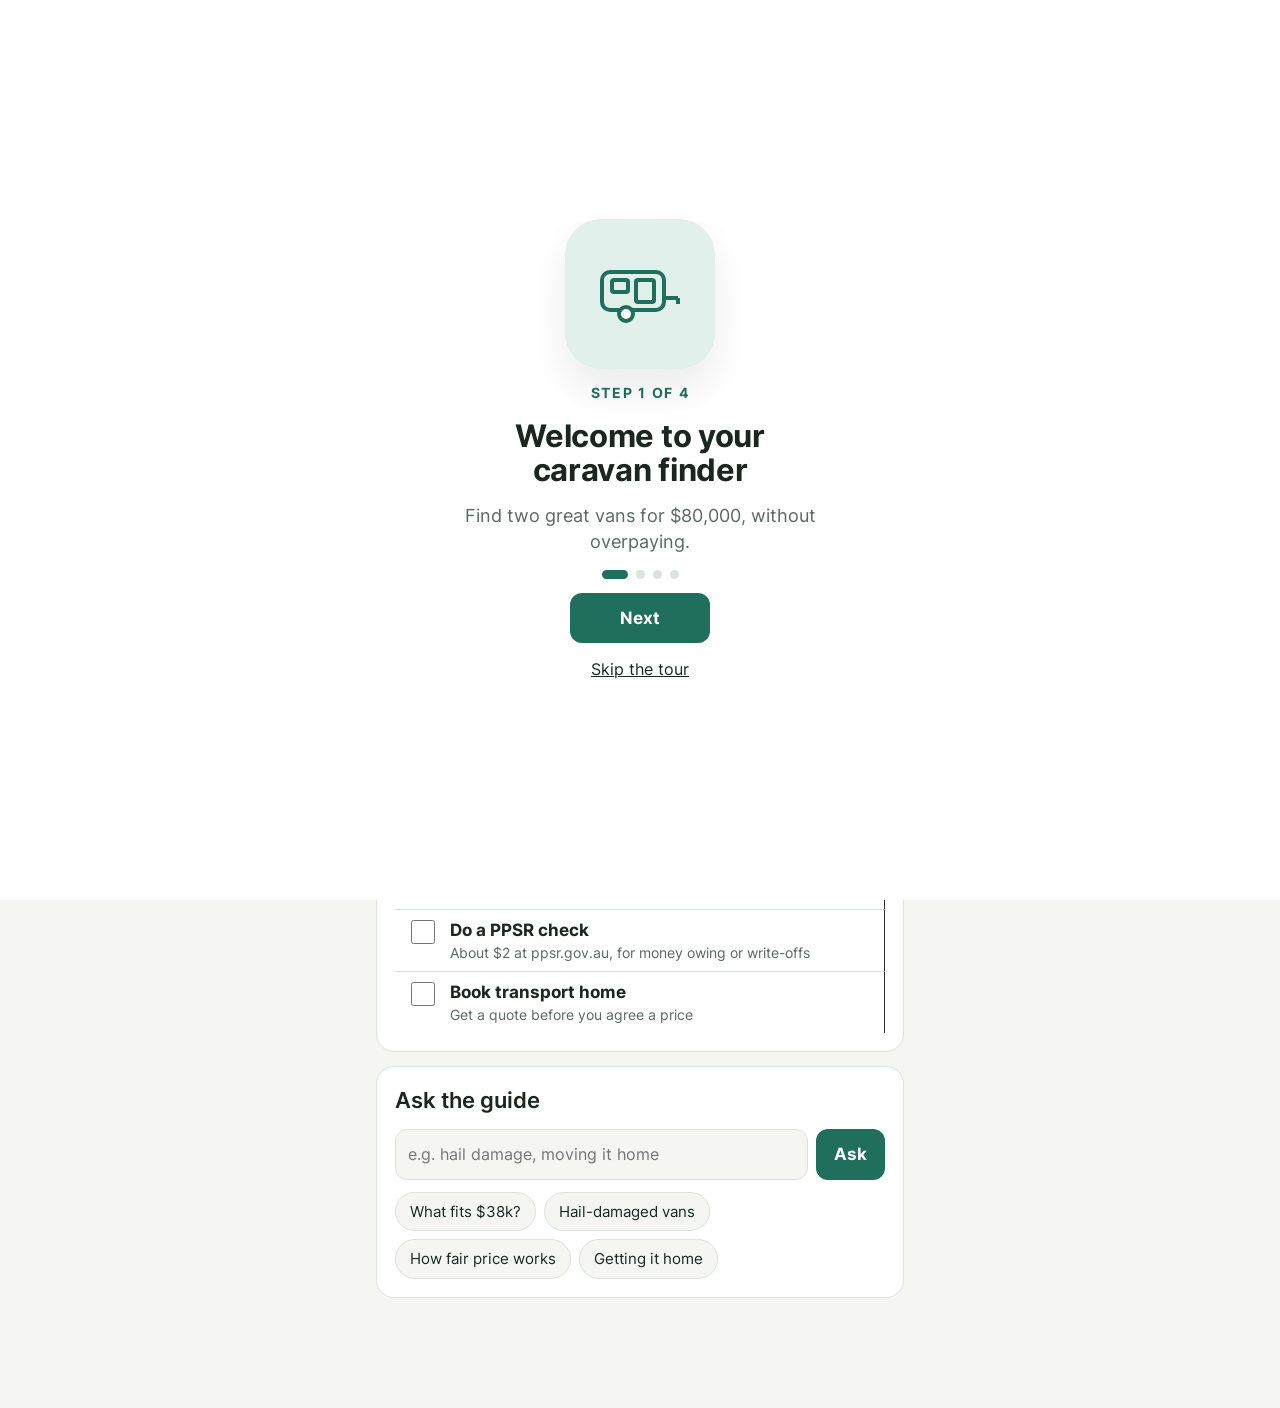
<file: caravan.html>
<!doctype html><html lang="en-AU"><head><meta charset="utf-8"><meta name="viewport" content="width=device-width,initial-scale=1,viewport-fit=cover"><meta name="theme-color" content="#1F6F5C"><meta name="apple-mobile-web-app-capable" content="yes"><style>html,body{margin:0}[hidden]{display:none!important}</style></head><body><title>Caravan Finder</title><link rel="manifest" href="manifest.webmanifest"><link rel="icon" href="icons/icon-192.png"><link rel="apple-touch-icon" href="icons/icon-180.png"><meta name="apple-mobile-web-app-capable" content="yes"><meta name="description" content="Is it a bargain? Paste or screenshot any listing for a fair price, an opening offer and a walk-away price."><link rel="stylesheet" href="web.css">
<meta name="claude:viewport-fit-sides" content="cover">

<style>
/* Layout: terminal-style dark dashboard. Header + tabs, a ticker strip, then a two-column board (ranked lists left, value vs quality chart right). Compact mode = one column with a bottom tab bar for phones. */
:root{
  --bg:#05070A; --panel:#0C1015; --raise:#131922; --line:#222B36; --fg:#E6EDF3; --muted:#8B98A6; --dim:#5A6673;
  --accent:#4ADE80; --accent-soft:rgba(74,222,128,.12); --amber:#F2B035; --red:#F2545B; --blue:#5CC8E8;
  --sans:"IBM Plex Sans",system-ui,sans-serif; --mono:"IBM Plex Mono",ui-monospace,Menlo,monospace;
  color-scheme:dark;
}
*{box-sizing:border-box}
body{background:var(--bg);color:var(--fg);font-family:var(--sans);font-size:15px;line-height:1.45}
.shell{max-width:1400px;margin:0 auto;padding-left:max(16px,env(safe-area-inset-left,0px));padding-right:max(16px,env(safe-area-inset-right,0px));padding-block:12px 40px}
button,input,select,textarea{font:inherit;color:inherit}
button{cursor:pointer}
:focus-visible{outline:2px solid var(--accent);outline-offset:2px}
.mono{font-family:var(--mono);font-variant-numeric:tabular-nums}
.muted{color:var(--muted)} .dim{color:var(--dim)}
.up{color:var(--accent)} .down{color:var(--red)} .warn{color:var(--amber)}

/* header */
.top{display:flex;flex-wrap:wrap;align-items:center;gap:10px 16px;padding:10px 0;border-bottom:1px solid var(--line)}
.brand{font-weight:700;font-size:19px;letter-spacing:-.01em}
.ver{font-family:var(--mono);font-size:13px;color:var(--dim)}
.badge{font-family:var(--mono);font-size:12px;letter-spacing:.06em;text-transform:uppercase;border:1px solid var(--line);border-radius:6px;padding:4px 10px;background:var(--panel)}
.badge i{display:inline-block;width:7px;height:7px;border-radius:50%;background:var(--accent);margin-right:7px;vertical-align:1px}
.top .spacer{flex:1}
.pillbtn{border:1px solid var(--line);background:var(--panel);border-radius:999px;padding:5px 14px;font-size:13px;font-weight:600;color:var(--blue)}
.pillbtn[aria-pressed="true"]{background:var(--accent-soft);color:var(--accent);border-color:var(--accent)}
.sync{font-family:var(--mono);font-size:12px;color:var(--muted)}

/* tabs */
.tabs{display:flex;gap:4px;overflow-x:auto;border-bottom:1px solid var(--line);scrollbar-width:none}
.tabs button{background:none;border:none;border-bottom:2px solid transparent;padding:12px 14px;font-size:16px;font-weight:500;color:var(--muted);white-space:nowrap}
.tabs button[aria-selected="true"]{color:var(--fg);border-bottom-color:var(--accent)}
.sub{display:flex;flex-wrap:wrap;align-items:center;gap:8px 14px;padding:12px 0}
.sub .lead{color:var(--muted)}

/* ticker */
.ticker{display:flex;overflow-x:auto;border-top:1px solid var(--line);border-bottom:1px solid var(--line);background:var(--panel);scrollbar-width:thin}
.tick{flex:1 0 190px;padding:10px 16px;border-right:1px solid var(--line);display:grid;gap:4px;min-width:0}
.tick .k{font-size:13px;color:var(--muted);white-space:nowrap}
.tick .v{display:flex;align-items:center;gap:8px;font-family:var(--mono);font-size:16px;white-space:nowrap}
.tick .v small{font-size:12px}
.breadth{display:grid;gap:6px;padding:8px 0 14px}
.breadth .row{display:flex;justify-content:space-between;gap:10px;font-size:14px;flex-wrap:wrap}
.bar{height:3px;background:var(--red);border-radius:2px;overflow:hidden}
.bar span{display:block;height:100%;background:var(--accent);margin-left:auto}

/* board */
.board{display:grid;grid-template-columns:minmax(0,1.05fr) minmax(0,1fr);gap:24px;align-items:start}
.sec{display:grid;gap:2px;padding-bottom:18px;border-bottom:1px solid var(--line);margin-bottom:18px;min-width:0}
.sec h3{margin:0 0 8px;font-size:15px;font-weight:600;letter-spacing:.08em;text-transform:uppercase}
.sec h3 span{font-weight:400;letter-spacing:0;text-transform:none;color:var(--muted);margin-left:8px;font-size:14px}
.pick{display:grid;grid-template-columns:16px 34px minmax(0,1.4fr) auto 90px 70px;gap:10px;align-items:center;padding:11px 0;border-bottom:1px solid var(--line);background:none;border-left:none;border-right:none;border-top:none;text-align:left;width:100%}
.pick:last-child{border-bottom:none}
.pick .caret{color:var(--dim);font-size:11px}
.pick .rank{font-family:var(--mono);color:var(--muted)}
.pick .name{font-weight:600;min-width:0;overflow:hidden;text-overflow:ellipsis;white-space:nowrap}
.pick .name small{display:block;font-weight:400;color:var(--muted);font-size:13px}
.tag{font-family:var(--mono);font-size:12px;border:1px solid currentColor;border-radius:6px;padding:3px 8px;white-space:nowrap}
.tag.good{color:var(--accent)} .tag.ok{color:var(--blue)} .tag.warn{color:var(--amber)} .tag.bad{color:var(--red)}
.pick .px{font-family:var(--mono);text-align:right}
.pick .pc{font-family:var(--mono);text-align:right}
.why{display:none;grid-column:1/-1;padding:4px 0 6px 60px;color:var(--muted);font-size:14px}
.why ul{margin:4px 0;padding-left:18px}
.pick.open .why{display:block}
.pick.open .caret{transform:rotate(90deg)}
.ex{font-family:var(--mono);font-size:11px;color:var(--amber);border:1px dashed var(--amber);border-radius:4px;padding:0 5px;margin-left:6px;vertical-align:1px}
.empty{color:var(--muted);padding:10px 0}

/* chart panel */
.panel{background:var(--panel);border:1px solid var(--line);border-radius:10px;padding:14px;min-width:0}
.panel h4{margin:0 0 4px;font-size:15px;font-weight:600}
.chart svg{width:100%;height:auto;display:block}
.legend{display:flex;flex-wrap:wrap;gap:12px;font-size:13px;color:var(--muted);margin-top:8px}
.legend i{display:inline-block;width:9px;height:9px;border-radius:50%;margin-right:6px;vertical-align:0}

/* forms */
textarea,input,select{background:var(--raise);border:1px solid var(--line);border-radius:6px;padding:8px 10px;min-width:0}
textarea{width:100%;min-height:120px;resize:vertical}
.fields{display:grid;grid-template-columns:repeat(auto-fill,minmax(150px,1fr));gap:10px}
.fields label{display:grid;gap:4px;font-size:12px;color:var(--muted);letter-spacing:.04em;text-transform:uppercase}
.chips{display:flex;flex-wrap:wrap;gap:6px}
.chip{display:flex;align-items:center;gap:6px;border:1px solid var(--line);border-radius:999px;padding:5px 11px;font-size:13px;background:var(--raise);cursor:pointer}
.chip.flag{border-color:rgba(242,84,91,.6)}
.btn{background:var(--accent);color:#04110A;border:none;border-radius:8px;padding:9px 16px;font-weight:600}
.btn.ghost{background:none;color:var(--accent);border:1px solid var(--accent)}
.actions{display:flex;flex-wrap:wrap;gap:10px;align-items:center}
.result{display:grid;gap:10px;border:1px solid var(--line);border-radius:10px;padding:14px;background:var(--raise)}
.verdict{font-size:24px;font-weight:700;letter-spacing:-.01em}
.nums{display:grid;grid-template-columns:repeat(auto-fit,minmax(120px,1fr));gap:10px}
.nums div{display:grid}
.nums span{font-size:11px;letter-spacing:.08em;text-transform:uppercase;color:var(--muted)}
.nums b{font-family:var(--mono);font-size:20px;font-weight:500}
.flags{margin:0;padding-left:18px;font-size:14px}
.stack{display:grid;gap:14px}

/* tables */
.tw{overflow-x:auto}
table{border-collapse:collapse;width:100%;font-size:14px}
th,td{padding:8px 10px;border-bottom:1px solid var(--line);text-align:left;white-space:nowrap}
th{font-size:12px;letter-spacing:.06em;text-transform:uppercase;color:var(--muted);font-weight:500;cursor:default}
th[data-sort]{cursor:pointer}
td.n,th.n{text-align:right;font-family:var(--mono)}
tr:hover td{background:var(--raise)}
.x{background:none;border:none;color:var(--dim);font-size:15px}
.x:hover{color:var(--red)}
select.st{padding:3px 6px;font-size:13px}
.note{font-size:13px;color:var(--muted);max-width:75ch}

/* checklist */
.check{display:grid;grid-template-columns:24px minmax(0,1fr);gap:4px 12px;padding:10px 0;border-bottom:1px solid var(--line)}
.check input{width:18px;height:18px;margin-top:3px;accent-color:var(--accent)}
.check b{font-weight:600}
.check p{margin:0;color:var(--muted);font-size:14px}
.check .rf{font-family:var(--mono);font-size:12px;color:var(--red)}

/* compact (phone) */
.bottom{display:none}
body.compact .shell{padding-bottom:calc(84px + env(safe-area-inset-bottom,0px))}
body.compact .tabs,body.compact .sub .lead,body.compact .ver,body.compact .badge{display:none}
body.compact .brand{font-size:17px}
body.compact .board{grid-template-columns:minmax(0,1fr)}
body.compact .tick{flex-basis:150px;padding:8px 12px}
body.compact .pick{grid-template-columns:28px minmax(0,1fr) 78px;gap:4px 10px}
body.compact .pick .caret{display:none}
body.compact .pick .tag{grid-column:2;justify-self:start}
body.compact .pick .pc{grid-column:3;grid-row:2}
body.compact .pick .px{grid-column:3;grid-row:1}
body.compact .why{padding-left:38px}
body.compact .bottom{display:grid;grid-template-columns:repeat(4,1fr);position:fixed;left:0;right:0;bottom:0;z-index:20;background:var(--panel);border-top:1px solid var(--line);padding:6px max(8px,env(safe-area-inset-right,0px)) calc(6px + env(safe-area-inset-bottom,0px)) max(8px,env(safe-area-inset-left,0px))}
.bottom button{background:none;border:none;color:var(--muted);display:grid;justify-items:center;gap:2px;padding:6px 0;font-size:12px;font-weight:500}
.bottom button svg{width:22px;height:22px}
.bottom button[aria-selected="true"]{color:var(--accent)}
body.compact .hide-compact{display:none}
@media (max-width:900px){.board{grid-template-columns:minmax(0,1fr)}}
@media (prefers-reduced-motion:reduce){*{transition:none!important}}
/* ===== Phone app (handbook-style): light by default, dark via setting or phone ===== */
.app{--a-bg:#F5F6F2;--a-surface:#FFFFFF;--a-ink:#1A2620;--a-muted:#5A6862;--a-line:#DCE3DE;--a-accent:#1F6F5C;--a-accent-soft:#E1F0EA;--a-ok:#26734A;--a-ok-soft:#E4F3EA;--a-warn:#9A5B00;--a-warn-soft:#FDF2DF;--a-stop:#A3262D;--a-stop-soft:#FBE7E8;--a-head:#E8F1EC;
  --f-display:"Bricolage Grotesque",system-ui,sans-serif;--f-body:"Atkinson Hyperlegible",system-ui,sans-serif;--f-mono:"JetBrains Mono",ui-monospace,monospace;
  font-family:var(--f-body);font-size:17px;line-height:1.45;color:var(--a-ink);background:var(--a-bg);min-height:100%;color-scheme:light}
@media (prefers-color-scheme:dark){.app[data-mode="off-auto"]{--a-bg:#101815;--a-surface:#18231F;--a-ink:#E3ECE7;--a-muted:#9AAAA2;--a-line:#2A3934;--a-accent:#5CC2A6;--a-accent-soft:#163A30;--a-ok:#71CF9B;--a-ok-soft:#163323;--a-warn:#F0B35A;--a-warn-soft:#33270F;--a-stop:#F08389;--a-stop-soft:#3A1A1D;--a-head:#14211C;color-scheme:dark}}
.app[data-mode="off-dark"]{--a-bg:#101815;--a-surface:#18231F;--a-ink:#E3ECE7;--a-muted:#9AAAA2;--a-line:#2A3934;--a-accent:#5CC2A6;--a-accent-soft:#163A30;--a-ok:#71CF9B;--a-ok-soft:#163323;--a-warn:#F0B35A;--a-warn-soft:#33270F;--a-stop:#F08389;--a-stop-soft:#3A1A1D;--a-head:#14211C;color-scheme:dark}
body:not(.compact) .app{display:none}
body.compact .shell,body.compact #bottom{display:none!important}
body.compact{background:var(--appbg,#F5F6F2)}
.app *{box-sizing:border-box}
[hidden]{display:none!important}
.app .wrap{max-width:560px;margin:0 auto;padding-left:max(16px,env(safe-area-inset-left,0px));padding-right:max(16px,env(safe-area-inset-right,0px));padding-block:0 calc(96px + env(safe-area-inset-bottom,0px))}
.app .hero{background:linear-gradient(180deg,var(--a-head),var(--a-bg));padding-block:22px 16px;margin:0 calc(-1*max(16px,env(safe-area-inset-left,0px)));padding-left:max(16px,env(safe-area-inset-left,0px));padding-right:max(16px,env(safe-area-inset-right,0px));border-bottom:1px solid var(--a-line);margin-bottom:16px}
.app .herorow{display:flex;justify-content:space-between;align-items:flex-start;gap:12px}
.app .eyebrow{font-size:14px;font-weight:700;letter-spacing:.12em;text-transform:uppercase;color:var(--a-accent)}
.app h1{font-family:var(--f-display);font-weight:800;font-size:31px;line-height:1.1;margin:2px 0;letter-spacing:-.01em;text-wrap:balance}
.app h2{font-family:var(--f-display);font-weight:600;font-size:22px;margin:0}
.app .date{color:var(--a-muted);font-size:16px}
.app .icons{display:flex;gap:8px}
.app .iconbtn{width:46px;height:46px;border-radius:14px;border:1px solid var(--a-line);background:var(--a-surface);color:var(--a-ink);display:grid;place-items:center;cursor:pointer}
.app .iconbtn svg{width:22px;height:22px}
.app .panel{background:var(--a-surface);border:1px solid var(--a-line);border-radius:18px;padding:18px;margin-bottom:14px;display:grid;gap:12px;min-width:0}
.app .ph{display:flex;justify-content:space-between;align-items:baseline;gap:10px}
.app .link{background:none;border:none;color:var(--a-ink);text-decoration:underline;font:inherit;font-size:16px;cursor:pointer;padding:0}
.app p{margin:0}.app .muted{color:var(--a-muted)}
.app .score{display:grid;grid-template-columns:120px minmax(0,1fr);gap:16px;align-items:center}
.app .ring{position:relative;width:120px;height:120px}
.app .ring svg{width:120px;height:120px;transform:rotate(-90deg)}
.app .ring .c{position:absolute;inset:0;display:grid;place-content:center;text-align:center}
.app .ring b{font-family:var(--f-display);font-size:26px;line-height:1}
.app .ring small{font-family:var(--f-mono);font-size:12px;color:var(--a-muted)}
.app .scoretitle{font-family:var(--f-display);font-weight:800;font-size:22px;line-height:1.15}
.app .row{display:flex;align-items:center;gap:12px;width:100%;text-align:left;background:var(--a-bg);border:1px solid var(--a-line);border-radius:14px;padding:13px 14px;font:inherit;color:inherit;cursor:pointer;min-width:0}
.app .row .ico{font-size:22px;width:30px;text-align:center;flex:none}
.app .row .t{flex:1;min-width:0}
.app .row .t b{display:block;font-weight:700;overflow:hidden;text-overflow:ellipsis;white-space:nowrap}
.app .row .t span{font-size:14px;color:var(--a-muted)}
.app .row .chev{color:var(--a-muted);flex:none}
.app .row .amt{font-family:var(--f-mono);font-size:15px;text-align:right;flex:none}
.app .rows{display:grid;gap:8px}
.app .pill{display:inline-block;font-size:13px;font-weight:700;border-radius:999px;padding:3px 10px}
.app .p-good{background:var(--a-ok-soft);color:var(--a-ok)}.app .p-warn{background:var(--a-warn-soft);color:var(--a-warn)}.app .p-bad{background:var(--a-stop-soft);color:var(--a-stop)}.app .p-ok{background:var(--a-accent-soft);color:var(--a-accent)}
.app .ok{color:var(--a-ok)}.app .bad{color:var(--a-stop)}.app .wr{color:var(--a-warn)}
.app .btn{background:var(--a-accent);color:var(--a-surface);border:none;border-radius:12px;padding:13px 18px;font:inherit;font-weight:700;cursor:pointer}
.app .btn.ghost{background:none;color:var(--a-accent);border:1.5px solid var(--a-accent)}
.app .btn.wide{width:100%}
.app .chips{display:flex;flex-wrap:wrap;gap:8px}
.app .irow{display:flex;gap:10px;align-items:flex-start;justify-content:space-between;padding:10px 0;border-bottom:1px solid var(--a-line)}.app .irow small{display:block;color:var(--a-muted);font-size:13px;margin-top:2px}.app .ibtn{display:flex;gap:6px;flex:none}.app .ibtn .chip{padding:6px 12px}.app .ibtn .chip[data-iv=f][aria-pressed=true]{background:#A32D2D;border-color:#A32D2D;color:#fff}
.app .chip{border:1px solid var(--a-line);background:var(--a-bg);border-radius:999px;padding:8px 14px;font:inherit;font-size:15px;color:var(--a-ink);cursor:pointer}
.app .chip[aria-pressed="true"]{background:var(--a-accent);color:var(--a-surface);border-color:var(--a-accent)}
.app input,.app select,.app textarea{font:inherit;font-size:16px;color:var(--a-ink);background:var(--a-bg);border:1px solid var(--a-line);border-radius:12px;padding:11px 12px;width:100%;min-width:0}
.app textarea{min-height:140px;resize:vertical}
.app .grid2{display:grid;grid-template-columns:1fr 1fr;gap:10px}
.app label.f{display:grid;gap:4px;font-size:14px;color:var(--a-muted);font-weight:700}
.app .tick{display:flex;gap:12px;align-items:flex-start;padding:10px 0;border-bottom:1px solid var(--a-line)}
.app .tick:last-child{border-bottom:none}
.app .tick input{width:22px;height:22px;flex:none;margin-top:2px;accent-color:var(--a-accent)}
.app .tick small{display:block;color:var(--a-muted);font-size:14px}
.app .nums{display:grid;grid-template-columns:1fr 1fr;gap:10px}
.app .num{background:var(--a-bg);border-radius:12px;padding:10px 12px}
.app .num span{display:block;font-size:12px;letter-spacing:.08em;text-transform:uppercase;color:var(--a-muted);font-weight:700}
.app .num b{font-family:var(--f-mono);font-size:20px;font-weight:500}
.app .flags{margin:0;padding-left:20px;display:grid;gap:4px;font-size:15px}
.app .verdict{font-family:var(--f-display);font-weight:800;font-size:28px}
.app .ex{font-size:11px;font-weight:700;color:var(--a-warn);border:1px dashed var(--a-warn);border-radius:4px;padding:0 5px;margin-left:6px;vertical-align:2px}
.app .bar{height:10px;border-radius:5px;background:var(--a-line);overflow:hidden}.app .bar span{display:block;height:100%;background:var(--a-accent)}
.app details{border-bottom:1px solid var(--a-line);padding:12px 0}
.app details:last-child{border-bottom:none}
.app summary{font-weight:700;cursor:pointer;list-style:none;display:flex;justify-content:space-between;gap:10px}
.app summary::after{content:"›";color:var(--a-muted);transition:transform .2s}
.app details[open] summary::after{transform:rotate(90deg)}
.app details p,.app details ul{margin-top:8px;color:var(--a-muted)}
.app table{width:100%;border-collapse:collapse;font-size:15px}
.app th,.app td{padding:8px 6px;border-bottom:1px solid var(--a-line);text-align:left}
.app td.n,.app th.n{text-align:right;font-family:var(--f-mono)}
.app .tabs2{position:fixed;left:0;right:0;bottom:0;z-index:30;background:var(--a-surface);border-top:1px solid var(--a-line);display:grid;grid-template-columns:repeat(4,1fr);padding:6px max(6px,env(safe-area-inset-right,0px)) calc(6px + env(safe-area-inset-bottom,0px)) max(6px,env(safe-area-inset-left,0px))}
.app .tabs2 button{background:none;border:none;display:grid;justify-items:center;gap:3px;padding:6px 0;font:inherit;font-size:14px;font-weight:700;color:var(--a-muted);cursor:pointer}
.app .tabs2 button svg{width:24px;height:24px}
.app .tabs2 button[aria-selected="true"]{color:var(--a-accent)}
.app .fab{position:fixed;right:calc(18px + env(safe-area-inset-right,0px));bottom:calc(84px + env(safe-area-inset-bottom,0px));z-index:31;height:56px;border-radius:28px;padding:0 20px 0 16px;display:flex;align-items:center;gap:8px;background:var(--a-accent);color:var(--a-surface);border:none;font:inherit;font-weight:700;box-shadow:0 6px 18px rgba(0,0,0,.18);cursor:pointer}
.app .fab svg{width:24px;height:24px}
.app .sheet{position:fixed;inset:0;z-index:40;background:var(--a-bg);overflow-y:auto}
.app .sheet .wrap{padding-top:calc(12px + env(safe-area-inset-top,0px))}
.app .sheethead{display:flex;align-items:center;justify-content:space-between;gap:10px;padding:8px 0 14px}
.app .tour{position:fixed;inset:0;z-index:50;background:var(--a-surface);display:grid;place-items:center;padding:24px max(24px,env(safe-area-inset-left,0px))}
.app .tour .in{max-width:380px;text-align:center;display:grid;gap:14px;justify-items:center}
.app .tour .art{width:150px;height:150px;border-radius:36px;background:var(--a-accent-soft);display:grid;place-items:center;box-shadow:0 20px 40px rgba(0,0,0,.08)}
.app .tour .art svg{width:96px;height:96px}
.app .dots{display:flex;gap:8px}.app .dots i{width:9px;height:9px;border-radius:5px;background:var(--a-line)}.app .dots i.on{width:26px;background:var(--a-accent)}
.app .empty{color:var(--a-muted);text-align:center;padding:12px 0}
.app :focus-visible{outline:3px solid var(--a-accent);outline-offset:2px}

</style>

<div class="shell">
  <header class="top">
    <div class="brand">Caravan Deal Scanner</div>
    <span class="ver" id="ver">v1.0 · model 2026-11</span>
    <span class="badge"><i></i>Stanthorpe · 250 km + Brisbane</span>
    <div class="spacer"></div>
    <span class="sync" id="sync">connecting…</span>
    <button class="pillbtn" id="compactBtn" aria-pressed="false">phone app</button>
  </header>

  <nav class="tabs" role="tablist" id="tabs">
    <button role="tab" data-tab="tonight" aria-selected="true">Tonight</button>
    <button role="tab" data-tab="check">Check a listing</button>
    <button role="tab" data-tab="listings">Listings</button>
    <button role="tab" data-tab="brands">Brands</button>
    <button role="tab" data-tab="depr">Depreciation</button>
    <button role="tab" data-tab="checklist">Inspection</button>
  </nav>

  <div class="sub"><span class="pillbtn" style="color:var(--fg)">Target: 2 vans · 25 ft+ · $80,000 total</span><span class="lead" id="lead">Your best deals, what to look at next, and what to skip.</span></div>

  <div class="ticker" id="ticker" aria-label="Fair prices by size"></div>
  <div class="breadth" id="breadth"></div>

  
  <section data-view="tonight">
    <div class="board">
      <div>
        <div class="sec"><h3>Best deals <span>ranked by value for quality · tap for reasons</span></h3><div id="best"></div></div>
        <div class="sec"><h3>Worth a look <span>close to fair price, ask questions first</span></h3><div id="look"></div></div>
        <div class="sec"><h3>Skip <span>overpriced or red flags</span></h3><div id="skip"></div></div>
      </div>
      <div class="panel chart">
        <h4>Value vs quality</h4>
        <p class="note" style="margin:0 0 8px">Each dot is a van you've checked. Further right means cheaper than its fair price. Higher means better quality. Aim for the pass mark box.</p>
        <div id="scatter"></div>
        <div class="legend"><span><i style="background:var(--accent)"></i>Great or fair deal</span><span><i style="background:var(--amber)"></i>A bit high</span><span><i style="background:var(--red)"></i>Overpriced or red flag</span></div>
      </div>
    </div>
  </section>

  
  <section data-view="check" hidden>
    <div class="board">
      <div class="stack">
        <label for="paste" class="muted" style="font-size:14px">Copy the listing's title, price and description from Marketplace, paste it here, then tap Read.</label>
        <textarea id="paste">2021 Jayco Starcraft 25ft - hail damaged - $36,000
Hail damage to roof and front, insurance assessed, no leaks. Full ensuite, aircon works, 2 x 170W solar, AGM battery. Logbook serviced. Pick up Toowoomba.</textarea>
        <div class="actions"><button class="btn" id="readBtn">Read listing</button><span class="muted" id="readMsg"></span></div>
        <div class="fields">
          <label>Brand<select id="f_brand"></select></label>
          <label>Model<input id="f_model"></label>
          <label>Year<input id="f_year" type="number" inputmode="numeric"></label>
          <label>Length ft<input id="f_len" type="number" step="0.5" inputmode="decimal"></label>
          <label>Asking $<input id="f_ask" type="number" inputmode="numeric"></label>
          <label>Solar W<input id="f_solar" type="number" inputmode="numeric"></label>
          <label>Condition<select id="f_cond"><option>Excellent</option><option selected>Good</option><option>Fair</option><option>Poor</option></select></label>
          <label>Location<input id="f_loc"></label>
          <label style="grid-column:1/-1">Link<input id="f_link" placeholder="paste the listing URL"></label>
        </div>
        <div class="chips" id="chips"></div>
      </div>
      <div class="result" aria-live="polite">
        <div class="verdict" id="r_verdict">-</div>
        <div class="nums">
          <div><span>Fair price</span><b id="r_fair">-</b></div>
          <div><span>Opening offer</span><b id="r_offer">-</b></div>
          <div><span>Walk away above</span><b id="r_walk">-</b></div>
          <div><span>Asking vs fair</span><b id="r_diff">-</b></div>
          <div><span>Quality score</span><b id="r_q">-</b></div>
        </div>
        <ul class="flags" id="r_flags"></ul>
        <div class="actions"><button class="btn" id="saveBtn">Add to listings</button><span class="muted" id="saveMsg"></span></div>
        <p class="note">Fair price = what a similar van costs new today, times how much value a van that age keeps for its brand, times condition, minus 20% for hail or dents, plus or minus options, then 10% off for a private sale. Quality score (out of 100) uses the brand's build reputation, age, condition and red flags. Both are estimates, so always inspect in person.</p>
      </div>
    </div>
  </section>

  
  <section data-view="listings" hidden>
    <div class="actions" style="margin-bottom:10px"><button class="btn ghost" id="copyBtn">Copy for spreadsheet</button><button class="btn ghost" id="clearEx">Remove examples</button><span class="muted" id="copyMsg"></span></div>
    <div class="tw"><table><thead><tr><th data-sort="name">Van</th><th class="n" data-sort="year">Year</th><th class="n" data-sort="len">Ft</th><th class="n" data-sort="ask">Asking</th><th class="n" data-sort="fair">Fair</th><th class="n" data-sort="diff">vs fair</th><th class="n" data-sort="q">Quality</th><th>Verdict</th><th>Where</th><th>Status</th><th></th></tr></thead><tbody id="tbl"></tbody></table></div>
    <p class="empty" id="tblEmpty" hidden>No vans yet. Use "Check a listing" to add your first one.</p>
    <p class="note">Your listings sync between your phone and computer when you're signed in to Claude. Vans marked EXAMPLE are made up to show how the board works, so remove them once you've added real ones.</p>
  </section>

  
  <section data-view="brands" hidden>
    <p class="note" style="margin-bottom:10px">Starting estimates from general market reputation, not official data. "Quality per $" compares build score with the new price per foot, and higher is better value. Tap a column to sort.</p>
    <div class="tw"><table><thead><tr><th data-bsort="b">Brand</th><th data-bsort="t">Tier</th><th class="n" data-bsort="p">New $/ft</th><th class="n" data-bsort="r">Resale /5</th><th class="n" data-bsort="q">Build /5</th><th class="n" data-bsort="v">Quality per $</th><th class="n">26 ft new (est.)</th><th>Notes</th></tr></thead><tbody id="btbl"></tbody></table></div>
  </section>

  
  <section data-view="depr" hidden>
    <div class="board">
      <div class="panel chart"><h4>How much of today's new price a van keeps</h4><div id="dchart"></div>
        <div class="legend" id="dlegend"></div></div>
      <div class="stack">
        <p class="note">A van loses about 12% in its first year, then roughly 2 to 3% of the new price each year (checked against real Queensland listings in November 2026). Premium brands like Bushtracker and Kedron lose value slowest, and budget brands lose it fastest. Hail or dent damage takes a further 15 to 30% off, which is why it suits a van that stays parked.</p>
        <div class="tw"><table><thead><tr><th class="n">Age</th><th class="n">Budget</th><th class="n">Mid</th><th class="n">Upper mid</th><th class="n">Premium</th></tr></thead><tbody id="dtbl"></tbody></table></div>
      </div>
    </div>
  </section>

  
  <section data-view="checklist" hidden>
    <div class="actions" style="margin-bottom:6px"><span class="muted" id="ckCount"></span><button class="btn ghost" id="ckReset">Start a new inspection</button></div>
    <div id="ck"></div>
  </section>
</div>

<nav class="bottom" id="bottom" role="tablist" aria-label="Sections">
  <button data-tab="tonight" aria-selected="true"><svg viewBox="0 0 24 24" fill="none" stroke="currentColor" stroke-width="2"><path d="M4 19V9M10 19V5M16 19v-7M22 19H2"/></svg>Deals</button>
  <button data-tab="check"><svg viewBox="0 0 24 24" fill="none" stroke="currentColor" stroke-width="2"><circle cx="11" cy="11" r="7"/><path d="M21 21l-5-5"/></svg>Check</button>
  <button data-tab="listings"><svg viewBox="0 0 24 24" fill="none" stroke="currentColor" stroke-width="2"><path d="M8 6h13M8 12h13M8 18h13M3 6h.01M3 12h.01M3 18h.01"/></svg>Listings</button>
  <button data-tab="checklist"><svg viewBox="0 0 24 24" fill="none" stroke="currentColor" stroke-width="2"><path d="M9 11l3 3 8-8"/><path d="M20 12v7a2 2 0 0 1-2 2H6a2 2 0 0 1-2-2V5a2 2 0 0 1 2-2h9"/></svg>Inspect</button>
</nav>
<div class="app" id="app" data-mode="auto">
  <div class="wrap">
    
    <section data-av="today">
      <div class="hero"><div class="herorow"><div><a class="eyebrow" href="app.html" id="bfBack" style="text-decoration:none;display:inline-block;padding:4px 0">‹ Bargain Finder</a><div class="eyebrow">Caravans</div><h1 id="aHello">Hello</h1><div class="date" id="aDate"></div></div>
        <div class="icons"><button class="iconbtn" id="aTheme" aria-label="Light or dark"><svg viewBox="0 0 24 24" fill="none" stroke="currentColor" stroke-width="2"><circle cx="12" cy="12" r="4"/><path d="M12 2v2M12 20v2M4.9 4.9l1.4 1.4M17.7 17.7l1.4 1.4M2 12h2M20 12h2M4.9 19.1l1.4-1.4M17.7 6.3l1.4-1.4"/></svg></button>
        <button class="iconbtn" id="aSettings" aria-label="Settings"><svg viewBox="0 0 24 24" fill="none" stroke="currentColor" stroke-width="2"><circle cx="12" cy="12" r="3"/><path d="M19.4 15a1.7 1.7 0 0 0 .3 1.8l.1.1a2 2 0 1 1-2.8 2.8l-.1-.1a1.7 1.7 0 0 0-1.8-.3 1.7 1.7 0 0 0-1 1.5V21a2 2 0 1 1-4 0v-.1a1.7 1.7 0 0 0-1.1-1.5 1.7 1.7 0 0 0-1.8.3l-.1.1a2 2 0 1 1-2.8-2.8l.1-.1a1.7 1.7 0 0 0 .3-1.8 1.7 1.7 0 0 0-1.5-1H3a2 2 0 1 1 0-4h.1a1.7 1.7 0 0 0 1.5-1.1 1.7 1.7 0 0 0-.3-1.8l-.1-.1a2 2 0 1 1 2.8-2.8l.1.1a1.7 1.7 0 0 0 1.8.3H9a1.7 1.7 0 0 0 1-1.5V3a2 2 0 1 1 4 0v.1a1.7 1.7 0 0 0 1 1.5 1.7 1.7 0 0 0 1.8-.3l.1-.1a2 2 0 1 1 2.8 2.8l-.1.1a1.7 1.7 0 0 0-.3 1.8V9a1.7 1.7 0 0 0 1.5 1H21a2 2 0 1 1 0 4h-.1a1.7 1.7 0 0 0-1.5 1z"/></svg></button></div></div></div>

      <div class="panel"><div class="score"><div class="ring" id="aRing"></div><div><div class="eyebrow">Your two vans</div><div class="scoretitle" id="aRingTitle"></div><p class="muted" id="aRingSub" style="margin-top:4px"></p></div></div></div>

      <div class="panel"><div class="ph"><h2>Best deals right now</h2><button class="link" data-ago="tracker">All</button></div>
        <p class="muted">The vans you've checked that give the most quality for the money.</p><div class="rows" id="aBest"></div></div>

      <div class="panel"><div class="ph"><h2>Buying plan</h2><span class="muted" id="aPlanCount"></span></div>
        <p class="muted">Tick these off as you go.</p><div id="aPlan"></div></div>

      <div class="panel"><h2>Ask the guide</h2>
        <div style="display:flex;gap:8px"><input id="aAsk" placeholder="e.g. hail damage, moving it home" aria-label="Search the guide"><button class="btn" id="aAskBtn">Ask</button></div>
        <div class="chips"><button class="chip" data-aq="38k">What fits $38k?</button><button class="chip" data-aq="hail">Hail-damaged vans</button><button class="chip" data-aq="fair">How fair price works</button><button class="chip" data-aq="move">Getting it home</button></div></div>
    </section>

    
    <section data-av="guide" hidden>
      <div class="hero"><div class="eyebrow">Guide</div><h1>Caravan buying guide</h1><input id="aSearch" placeholder="Search the guide" aria-label="Search the guide" style="margin-top:10px"></div>
      <div class="panel"><h2>Questions and answers</h2><div id="aFaq"></div></div>
      <style>.bvl .bv{padding:10px 0;border-bottom:1px solid var(--line)}.bvl .bv:last-child{border-bottom:none}.bvh{display:flex;justify-content:space-between;gap:10px;align-items:baseline}.bvs{font-family:var(--mono,monospace);font-weight:700}.bvs small{font-weight:400;color:var(--muted)}</style><div class="panel" id="aBVPanel"><h2>Best value per quality</h2><p class="muted">The newest van of each brand you can get for your price, ranked by how good it is.</p>
        <div class="grid2"><label class="f">Most I'll pay<select id="aBVP"><option value="30000">$30,000</option><option value="38000" selected>$38,000</option><option value="45000">$45,000</option><option value="55000">$55,000</option><option value="70000">$70,000</option><option value="90000">$90,000</option></select></label><label class="f">At least<select id="aBVL"><option value="20">20 ft</option><option value="22">22 ft</option><option value="25" selected>25 ft</option><option value="27">27 ft</option><option value="30">30 ft</option></select></label></div>
        <p class="muted small" id="aBVN"></p><div id="aBV" class="bvl"></div>
        <p class="muted small">Not every brand made vans this long, so tap Search Marketplace to see what's really listed. Quality is out of 100: build, age, ensuite, aircon and service history. Prices are rough estimates for a tidy one.</p></div>
      <div class="panel"><h2>Brands: quality for the money</h2><p class="muted">Best value first. These are starting estimates, not official data.</p><div style="overflow-x:auto"><table><thead><tr><th>Brand</th><th class="n">Build</th><th class="n">Resale</th><th class="n">After</th><th class="n">26 ft new</th></tr></thead><tbody id="aBrands"></tbody></table></div><p class="muted small">After sale: service network, warranty and parts, out of 5.</p></div>
      <div class="panel"><h2>How fast vans lose value</h2><p class="muted">Share of today's new price a van keeps, by age.</p><div style="overflow-x:auto"><table><thead><tr><th class="n">Age</th><th class="n">Budget</th><th class="n">Mid</th><th class="n">Premium</th></tr></thead><tbody id="aDepr"></tbody></table></div></div>
      <div class="panel"><h2>Settings</h2>
        <div class="chips" id="aModes"><button class="chip" data-mode="light">Light</button><button class="chip" data-mode="dark">Dark</button><button class="chip" data-mode="auto">Match phone</button></div>
        <button class="btn ghost" id="aTourBtn">Replay welcome tour</button>
        
        <p class="muted" id="aSync"></p>
        <div class="grid2" style="margin-top:8px"><button class="btn ghost" id="aToPC">Send my vans to the PC</button><button class="btn ghost" id="aFromPC">Load vans from the PC</button></div>
        <input type="file" id="aFromPCFile" accept=".json,application/json" hidden>
        <p class="muted small" id="aSyncMsg">Send: saves a file. Put it in the Caravan_Site\inbox folder on the PC and the website reads it on its next run. Load: pick board.json from the PC's Caravan_Site\published folder.</p>
        <p class="muted">Quick way to check a van: in Facebook Marketplace open the listing, tap Share, then pick Caravan Finder. It opens here already filled in.</p></div>
    </section>

    
    <section data-av="plan" hidden>
      <div class="hero"><div class="eyebrow">My plan</div><h1>Two vans, $80,000</h1><p class="date">25 ft or longer, parked on your property. Hail or dents are fine.</p></div>
      <div class="panel"><div class="ph"><h2>Budget</h2><span class="muted" id="aBudgetTxt"></span></div><div class="bar"><span id="aBudgetBar"></span></div></div>
      <div id="aSlots"></div>
      <div class="panel"><div class="ph"><h2>Inspection checklist</h2><button class="link" id="aCkReset">Reset</button></div><p class="muted" id="aCkCount"></p><div id="aCk"></div></div>
    </section>

    
    <section data-av="tracker" hidden>
      <div class="hero"><div class="eyebrow">Tracker</div><h1>Vans you've checked</h1><div class="chips" id="aFilt" style="margin-top:10px"><button class="chip" data-f="all" aria-pressed="true">All</button><button class="chip" data-f="good">Good deals</button><button class="chip" data-f="active">Messaged or inspecting</button><button class="chip" data-f="no">Rejected</button></div></div>
      <div class="rows" id="aList"></div>
      <div class="panel" style="margin-top:14px"><p class="muted">Vans marked EXAMPLE are made up to show how it works.</p><button class="btn ghost" id="aClearEx">Remove examples</button></div>
    </section>
  </div>

  <button class="fab" id="aFab"><svg viewBox="0 0 24 24" fill="none" stroke="currentColor" stroke-width="2.4"><path d="M12 5v14M5 12h14"/></svg>Check a van</button>

  <nav class="tabs2" aria-label="App sections">
    <button data-ago="today" aria-selected="true"><svg viewBox="0 0 24 24" fill="none" stroke="currentColor" stroke-width="2"><circle cx="12" cy="12" r="4"/><path d="M12 2v2M12 20v2M2 12h2M20 12h2M4.9 4.9l1.4 1.4M17.7 17.7l1.4 1.4M4.9 19.1l1.4-1.4M17.7 6.3l1.4-1.4"/></svg>Today</button>
    <button data-ago="guide"><svg viewBox="0 0 24 24" fill="none" stroke="currentColor" stroke-width="2"><path d="M4 19.5A2.5 2.5 0 0 1 6.5 17H20V3H6.5A2.5 2.5 0 0 0 4 5.5z"/><path d="M4 19.5A2.5 2.5 0 0 0 6.5 22H20v-5"/></svg>Guide</button>
    <button data-ago="plan"><svg viewBox="0 0 24 24" fill="none" stroke="currentColor" stroke-width="2"><rect x="3" y="4" width="18" height="18" rx="2"/><path d="M16 2v4M8 2v4M3 10h18"/></svg>My plan</button>
    <button data-ago="tracker"><svg viewBox="0 0 24 24" fill="none" stroke="currentColor" stroke-width="2"><circle cx="12" cy="12" r="9"/><path d="M8 12l3 3 5-6"/></svg>Tracker</button>
  </nav>

  
  <div class="sheet" id="aCheck" hidden><div class="wrap">
    <div class="sheethead"><h2>Check a van</h2><button class="iconbtn" data-close aria-label="Close">✕</button></div>
    <div class="panel"><label class="f" for="aPaste">Copy the listing from Marketplace and paste it here</label><textarea id="aPaste"></textarea><button class="btn wide" id="aRead">Read listing</button><p class="muted" id="aReadMsg"></p></div>
    <div class="panel" id="aRes" hidden></div>
    <details class="panel" id="aDetails"><summary>Fix the details</summary>
      <div class="grid2" style="margin-top:10px">
        <label class="f">Brand<select id="aBrand"></select></label><label class="f">Model<input id="aModel"></label>
        <label class="f">Year<input id="aYear" type="number" inputmode="numeric"></label><label class="f">Length ft<input id="aLen" type="number" step="0.5" inputmode="decimal"></label>
        <label class="f">Asking $<input id="aAskP" type="number" inputmode="numeric"></label><label class="f">Solar W<input id="aSolar" type="number" inputmode="numeric"></label>
        <label class="f">Condition<select id="aCond"><option>Excellent</option><option selected>Good</option><option>Fair</option><option>Poor</option></select></label><label class="f">Location<input id="aLoc"></label>
        <label class="f" style="grid-column:1/-1">Link<input id="aLink" placeholder="paste the listing URL"></label>
      </div><div class="chips" id="aOpts" style="margin-top:10px"></div></details>
    <button class="btn wide" id="aSave">Save to tracker</button><p class="muted" id="aSaveMsg" style="text-align:center;margin-top:8px"></p>
  </div></div>

  
  <div class="sheet" id="aVan" hidden><div class="wrap"><div class="sheethead"><h2 id="aVanTitle"></h2><button class="iconbtn" data-close aria-label="Close">✕</button></div><div id="aVanBody"></div></div></div>

  
  <div class="tour" id="aTour" hidden><div class="in">
    <div class="art"><svg viewBox="0 0 96 96" fill="none" stroke="var(--a-accent)" stroke-width="4" stroke-linejoin="round"><rect x="10" y="26" width="62" height="38" rx="8"/><path d="M72 52h14M86 52v6"/><rect x="20" y="34" width="16" height="12" rx="2"/><rect x="44" y="34" width="18" height="22" rx="2"/><circle cx="34" cy="68" r="7" fill="var(--a-surface)"/></svg></div>
    <div class="eyebrow" id="aTourStep"></div><h1 id="aTourH"></h1><p class="muted" id="aTourP" style="font-size:18px"></p>
    <div class="dots" id="aTourDots"></div><button class="btn" id="aTourNext" style="min-width:140px">Next</button><button class="link" id="aTourSkip">Skip the tour</button>
  </div></div>
</div>

<script>function _0x28f6(){var _0x264ac6=['r2XLBIbjBM4','CMjVDxi','mZv2sfnvsNy','tgfPzgXLEq','q3jVD3mGtMu','qwrLBgfPzgu','zwXK','vg9VD29VBwi','q29VBgfUz2e','q29MzNmGsge','nJi5mZe2zu5Yu0rY','q2fSB3vUzhi','r3LTCgLL','ienVyxn0','DhrH','tMvYyw5N','t2fRzxK','u3bYAw5NzMK','u291DgHWB3i','tgLZBw9Yzq','ugL0Dhn3B3i','s2LSy295','vgvUDgvYzMK','rgfYD2LU','vg93BNn2AwW','tw9Yzwu','mJi2yMrXuM92','u3rHBNrOB3i','tgf3BNrVBG','q2fZAw5V','DwDO','uM9Tyq','r2f0Dg9U','twvSyM91CM4','u3LKBMv5','v29SBg9Uz28','x19wve9xtLm','qxjTAwrHBgu','qM9VBMfO','qwXSB3jH','ugvYDgG','ntCYmtiYnfnmwLrUuW','mJi5mMLMwwjPEG','uM9JA2HHBxa','qMvHDwrLC2u','qMf5','mtm3nda0ogPRA1jOCa','mJaYotmYuxfpsKn5','q2fIB29SDhu','u3vUC2HPBMu','mti5ntreu1vRr00','uMvKBgfUzca','mZvoCg5twxa','twfJA2f5','sw52zxjLBgW','BMrP','sgvYDMv5iei','q2vUDhjHBca','tMv3y2fZDgW','vgfTD29YDgG','qMvUzgLNBW','s2LSBgfYBMu','qNvUzgfIzxi','r3jHzNrVBG','qMfSBgLUyq','rxnR','r29VBMrPD2K','qNjPC2jHBMu','sw5NBgv3B28','twfYEwjVCM8','twLSBg1LCNi','q2fUyMvYCMe','mJe4ou5msvPXAW','sg9Iyxj0','q2XLDMvSyw4','vg9VD29UzW','q2fPCM5Z','r29SzcbdB2e','Dg9U','rgfSyNK','v2fYD2LJAW','tg9Nyw4','uMvKy2XPzMy','vhDLzwqGsgu','r2vLBg9UzW','sxbZD2LJAa','ywrZ','mZbdDwHdsuC','q29HC3q','s2LUz2fYB3K','q2HPBMnOAwW','vgv4yxm','qMvLBMXLAwC','mtK5odq1swTmvhvY','qMfSBgfYyxq','qNLYB24GqMe'];_0x28f6=function(){return _0x264ac6;};return _0x28f6();}function _0x1656(_0x3b99a4,_0x47cbd5){_0x3b99a4=_0x3b99a4-(-0x1c13+0x17b2+0x58a);var _0x44d3fb=_0x28f6();var _0x3f7137=_0x44d3fb[_0x3b99a4];if(_0x1656['BuZIyx']===undefined){var _0x5e2c29=function(_0x9f6dde){var _0x5c19e3='abcdefghijklmnopqrstuvwxyzABCDEFGHIJKLMNOPQRSTUVWXYZ0123456789+/=';var _0x2422e6='',_0xf1b387='';for(var _0x2e2075=0x1aec+0x413*0x3+0x2725*-0x1,_0x459730,_0x34ca5f,_0x23dd3c=-0xb02+-0x1*0x889+0x1*0x138b;_0x34ca5f=_0x9f6dde['charAt'](_0x23dd3c++);~_0x34ca5f&&(_0x459730=_0x2e2075%(0x8af*-0x3+0x76b+0x12a6)?_0x459730*(-0x49*-0x4+0x1e7e+-0x1f62)+_0x34ca5f:_0x34ca5f,_0x2e2075++%(-0xe52+0x1ac3+0xc6d*-0x1))?_0x2422e6+=String['fromCharCode'](0x1*0x1f0f+-0x16d6+-0x73a&_0x459730>>(-(-0x16fe+0x1a96+-0x12*0x33)*_0x2e2075&-0x2*-0xb31+-0x2*-0x737+-0x24ca)):0x1c66+0x24b1+-0x13*0x36d){_0x34ca5f=_0x5c19e3['indexOf'](_0x34ca5f);}for(var _0x59e277=0x1b33+0x579+0x1ec*-0x11,_0x47759c=_0x2422e6['length'];_0x59e277<_0x47759c;_0x59e277++){_0xf1b387+='%'+('00'+_0x2422e6['charCodeAt'](_0x59e277)['toString'](0x1ec7+0x2b*0x56+0x2d29*-0x1))['slice'](-(-0xb5*0x1b+0x25a*0xc+-0x91f));}return decodeURIComponent(_0xf1b387);};_0x1656['ftXfBZ']=_0x5e2c29,_0x1656['oqqkCV']={},_0x1656['BuZIyx']=!![];}var _0x1f1fa3=_0x44d3fb[-0xc2b+0x409+0x3*0x2b6],_0x130095=_0x3b99a4+_0x1f1fa3,_0xf1c91a=_0x1656['oqqkCV'][_0x130095];return!_0xf1c91a?(_0x3f7137=_0x1656['ftXfBZ'](_0x3f7137),_0x1656['oqqkCV'][_0x130095]=_0x3f7137):_0x3f7137=_0xf1c91a,_0x3f7137;}var _0x1c9c48=_0x1656;(function(_0x3bf531,_0x2352e7){var _0x24e355=_0x1656,_0x56b078=_0x3bf531();while(!![]){try{var _0x581210=parseInt(_0x24e355(0x12c))/(0x11f2+0xa*0x6b+-0x329*0x7)*(parseInt(_0x24e355(0x144))/(0xb85*-0x3+0xc23+0x166e))+-parseInt(_0x24e355(0x140))/(-0x1b42*0x1+-0x10*-0x11+0x1a35*0x1)+parseInt(_0x24e355(0x141))/(0x57b*0x7+0x13*-0x16f+0x3*-0x3b4)*(-parseInt(_0x24e355(0x146))/(0x27f*0xf+-0x84a+0x3*-0x9b6))+-parseInt(_0x24e355(0x17c))/(-0x12d*-0x1a+0x1c76+0x437*-0xe)*(parseInt(_0x24e355(0x174))/(-0x1cca+0x79c+0x1535))+parseInt(_0x24e355(0x13b))/(-0xea6+0xbd9*0x1+0x5*0x91)+parseInt(_0x24e355(0x16f))/(-0x6*0x1a6+0x1*0x9+-0xc*-0xd3)*(-parseInt(_0x24e355(0x169))/(-0xdba*0x2+-0x22e9*0x1+0x19*0x27f))+-parseInt(_0x24e355(0x15a))/(0x1*0xed4+0xacb+0x1994*-0x1)*(-parseInt(_0x24e355(0x13c))/(0x1*-0x2416+-0x2302+-0x274*-0x1d));if(_0x581210===_0x2352e7)break;else _0x56b078['push'](_0x56b078['shift']());}catch(_0x4b0066){_0x56b078['push'](_0x56b078['shift']());}}}(_0x28f6,-0xed1*-0x35+0x7a120+0x1b47f*0x1),window[_0x1c9c48(0x136)]=[_0x1c9c48(0x12d)+'pe',_0x1c9c48(0x162),_0x1c9c48(0x179)+'a',_0x1c9c48(0x155),_0x1c9c48(0x167),_0x1c9c48(0x163),_0x1c9c48(0x15f)+'st',_0x1c9c48(0x143)+_0x1c9c48(0x17f),_0x1c9c48(0x188)+_0x1c9c48(0x178),_0x1c9c48(0x172)+'es',_0x1c9c48(0x148),_0x1c9c48(0x137),_0x1c9c48(0x14d),_0x1c9c48(0x185),_0x1c9c48(0x12f),_0x1c9c48(0x152),_0x1c9c48(0x171)+'y',_0x1c9c48(0x165)+_0x1c9c48(0x168),_0x1c9c48(0x154)+_0x1c9c48(0x149),_0x1c9c48(0x161),_0x1c9c48(0x132),_0x1c9c48(0x175),_0x1c9c48(0x138),_0x1c9c48(0x13e)+'rt',_0x1c9c48(0x142)+'re',_0x1c9c48(0x164)+'e',_0x1c9c48(0x16b),_0x1c9c48(0x16c)+'la',_0x1c9c48(0x131),_0x1c9c48(0x17e),_0x1c9c48(0x157)+_0x1c9c48(0x130),_0x1c9c48(0x14a)+'ay',_0x1c9c48(0x150)+'g',_0x1c9c48(0x13d)+_0x1c9c48(0x160),_0x1c9c48(0x147),_0x1c9c48(0x12a)+'le',_0x1c9c48(0x15e),_0x1c9c48(0x12b),_0x1c9c48(0x151),_0x1c9c48(0x17b)+_0x1c9c48(0x173),_0x1c9c48(0x134),_0x1c9c48(0x14c)+'e',_0x1c9c48(0x14b)+_0x1c9c48(0x16a),_0x1c9c48(0x133)+'e',_0x1c9c48(0x177),_0x1c9c48(0x13a),_0x1c9c48(0x129),_0x1c9c48(0x15b),_0x1c9c48(0x159),_0x1c9c48(0x15d),_0x1c9c48(0x183)+_0x1c9c48(0x178),_0x1c9c48(0x145)+_0x1c9c48(0x13f),_0x1c9c48(0x15c)+'d',_0x1c9c48(0x16e)+'h',_0x1c9c48(0x181),_0x1c9c48(0x184)+'t',_0x1c9c48(0x17a)+_0x1c9c48(0x180),_0x1c9c48(0x139),_0x1c9c48(0x14f)+'y',_0x1c9c48(0x16d),_0x1c9c48(0x156)+'d',_0x1c9c48(0x158)+'an',_0x1c9c48(0x186)+'th',_0x1c9c48(0x182),_0x1c9c48(0x176)+'st',_0x1c9c48(0x153),_0x1c9c48(0x187),_0x1c9c48(0x17d)+'a',_0x1c9c48(0x12e),_0x1c9c48(0x166),_0x1c9c48(0x170),_0x1c9c48(0x14e),_0x1c9c48(0x135)+'ng']);</script>
<script src="boot.js"></script>
<script>var _0x4b44ed=_0x4673;(function(_0x29a039,_0x136d8a){var _0x3819cd=_0x4673,_0xc4d91e=_0x29a039();while(!![]){try{var _0x17ce88=-parseInt(_0x3819cd(0x162))/(0xa3d+-0x4ab+-0x591)+-parseInt(_0x3819cd(0x165))/(-0x905*0x1+-0x207e+-0x3*-0xdd7)*(-parseInt(_0x3819cd(0x142))/(0xe8+0x4d2*-0x1+0x3ed))+-parseInt(_0x3819cd(0x152))/(-0xbd*0x21+0xf67+0x8fa)*(parseInt(_0x3819cd(0x168))/(-0x2*0x2b+-0x24ed+-0x2*-0x12a4))+-parseInt(_0x3819cd(0x15a))/(0x1834+0x1*0x20a1+-0x38cf)+parseInt(_0x3819cd(0x15b))/(-0x1c8d+0x44b*-0x4+0x2dc0)*(parseInt(_0x3819cd(0x160))/(-0x1f1b+-0xaef+0x2a12))+parseInt(_0x3819cd(0x145))/(0x51f+-0x23b7+0x1ea1)+-parseInt(_0x3819cd(0x15d))/(-0x172c*0x1+0x10d4*-0x1+-0x32*-0xcd)*(-parseInt(_0x3819cd(0x15e))/(-0xa54+-0x2302+0x2d61));if(_0x17ce88===_0x136d8a)break;else _0xc4d91e['push'](_0xc4d91e['shift']());}catch(_0x196661){_0xc4d91e['push'](_0xc4d91e['shift']());}}}(_0x371b,0x2*-0x3085a+0x77839*0x2+0x1085*-0x5),(function(){var _0x3b207b=_0x4673,_0x231ef7=window[_0x3b207b(0x15c)+'pp'];if(!_0x231ef7)return;window[_0x3b207b(0x161)]=!![];try{Object[_0x3b207b(0x146)+_0x3b207b(0x13c)](navigator,_0x3b207b(0x148)+'d',{'configurable':!![],'value':{'writeText':function(_0xfa874e){var _0x3e317e=_0x3b207b;return _0x231ef7[_0x3e317e(0x156)](String(_0xfa874e)),Promise[_0x3e317e(0x13d)]();},'readText':function(){var _0x1b9aad=_0x3b207b;return Promise[_0x1b9aad(0x13d)](_0x231ef7[_0x1b9aad(0x14c)]());}}});}catch(_0x18700e){}document[_0x3b207b(0x13b)+_0x3b207b(0x149)](_0x3b207b(0x141),function(_0x41a441){var _0x42fb05=_0x3b207b,_0x527e05=_0x41a441[_0x42fb05(0x14b)][_0x42fb05(0x147)]&&_0x41a441[_0x42fb05(0x14b)][_0x42fb05(0x147)](_0x42fb05(0x163));if(!_0x527e05)return;var _0x54e2de=_0x527e05[_0x42fb05(0x13e)]||'';/^(https?|mailto|tel):/i[_0x42fb05(0x153)](_0x54e2de)&&_0x54e2de[_0x42fb05(0x15f)](location[_0x42fb05(0x14f)]+'/')!==-0x2*-0x5cf+-0x24d6+-0x434*-0x6&&(_0x41a441[_0x42fb05(0x14a)+_0x42fb05(0x143)](),_0x231ef7[_0x42fb05(0x16a)](_0x54e2de));},!![]);}()));function _0x4673(_0x1538c2,_0x1dc4b2){_0x1538c2=_0x1538c2-(0xf*-0x199+0x157b+0x13*0x32);var _0x12de20=_0x371b();var _0x177e7c=_0x12de20[_0x1538c2];if(_0x4673['PyxPsD']===undefined){var _0x208b4a=function(_0x43c6c7){var _0xd00125='abcdefghijklmnopqrstuvwxyzABCDEFGHIJKLMNOPQRSTUVWXYZ0123456789+/=';var _0x111bc0='',_0x239b57='';for(var _0x38c0dc=0x2*-0x13d+-0x1914+-0x2*-0xdc7,_0x371109,_0x1a1167,_0x2a3bce=-0xd6c+-0x1*-0x16cf+-0x963;_0x1a1167=_0x43c6c7['charAt'](_0x2a3bce++);~_0x1a1167&&(_0x371109=_0x38c0dc%(0x29c*0x2+0xf98+-0x533*0x4)?_0x371109*(0x1*-0x1c36+-0x6d+0x1ce3)+_0x1a1167:_0x1a1167,_0x38c0dc++%(0x130d*-0x1+0xeb6+0x45b))?_0x111bc0+=String['fromCharCode'](0x7*-0x290+-0x12ee*-0x1+0x1*0x1&_0x371109>>(-(-0x26fb+0x995+0x1*0x1d68)*_0x38c0dc&-0x20d6+-0xebd*-0x2+0x362)):0x20b4+-0xb*-0x191+0x3*-0x10a5){_0x1a1167=_0xd00125['indexOf'](_0x1a1167);}for(var _0x393d0f=0x5df+0xa9*-0x1+0x29b*-0x2,_0x318b27=_0x111bc0['length'];_0x393d0f<_0x318b27;_0x393d0f++){_0x239b57+='%'+('00'+_0x111bc0['charCodeAt'](_0x393d0f)['toString'](-0x2*0xf9e+0x12aa+0xca2))['slice'](-(0x9c7+-0x361+-0x332*0x2));}return decodeURIComponent(_0x239b57);};_0x4673['XIlOCu']=_0x208b4a,_0x4673['lKPzqR']={},_0x4673['PyxPsD']=!![];}var _0x2432b8=_0x12de20[-0xe1*0x1f+0x1a0d+0x132],_0xac7a8c=_0x1538c2+_0x2432b8,_0x39493e=_0x4673['lKPzqR'][_0xac7a8c];return!_0x39493e?(_0x177e7c=_0x4673['XIlOCu'](_0x177e7c),_0x4673['lKPzqR'][_0xac7a8c]=_0x177e7c):_0x177e7c=_0x39493e,_0x177e7c;}var _0x490dec={};_0x490dec['at']=_0x4b44ed(0x13a),_0x490dec[_0x4b44ed(0x166)]=[],window[_0x4b44ed(0x150)+_0x4b44ed(0x140)]=_0x490dec,(function(){var _0x3d6fa4=_0x4b44ed;try{var _0x168c92=window[_0x3d6fa4(0x150)+_0x3d6fa4(0x140)],_0x9667e1=_0x3d6fa4(0x169)+_0x3d6fa4(0x14d);if(localStorage[_0x3d6fa4(0x154)](_0x9667e1)===_0x168c92['at'])return;var _0x19cbae=JSON[_0x3d6fa4(0x158)](localStorage[_0x3d6fa4(0x154)](_0x3d6fa4(0x13f))||'[]'),_0x46cb1f={};_0x19cbae[_0x3d6fa4(0x155)](function(_0x38ab3b){var _0x3245d7=_0x3d6fa4;_0x46cb1f[_0x38ab3b[_0x3245d7(0x157)]]=0x3d*-0x4f+0x1bca*-0x1+0x2e9e;if(_0x38ab3b[_0x3245d7(0x144)])_0x46cb1f[_0x38ab3b[_0x3245d7(0x144)]]=0x8d9+-0x1ee1+0x1*0x1609;});var _0x534eca=Date[_0x3d6fa4(0x14e)]();_0x168c92[_0x3d6fa4(0x166)][_0x3d6fa4(0x155)](function(_0x3a85f1,_0x347b81){var _0x2fcb82=_0x3d6fa4;if(_0x46cb1f[_0x3a85f1[_0x2fcb82(0x157)]]||_0x3a85f1[_0x2fcb82(0x144)]&&_0x46cb1f[_0x3a85f1[_0x2fcb82(0x144)]])return;_0x3a85f1[_0x2fcb82(0x164)]=_0x534eca-_0x347b81,_0x19cbae[_0x2fcb82(0x167)](_0x3a85f1);}),localStorage[_0x3d6fa4(0x159)](_0x3d6fa4(0x13f),JSON[_0x3d6fa4(0x151)+'y'](_0x19cbae)),localStorage[_0x3d6fa4(0x159)](_0x9667e1,_0x168c92['at']);}catch(_0x303a15){}}());function _0x371b(){var _0x592d58=['mZy4mZe0nhHgyNDXEa','x19PBKfWCa','mteXodqWnKXnrhPLuq','yvTOCMvMxq','ywrKzwq','mta5otu4v0TwzK1f','CM93CW','ChvZAa','nwLPBgXXyq','y2rZx3bJx3m','B3bLBG','ChvIBgLJ','ywrKrxzLBNq','B3bLCNr5','CMvZB2X2zq','AhjLzG','y2rZx3jVD3m','se9u','y2XPy2S','mtv2ExbhEg0','zwzHDwX0','BgLUAW','mta0otm2nhbJuLj0sG','zgvMAw5Luhi','y2XVC2vZDa','y2XPCgjVyxi','tgLZDgvUzxi','ChjLDMvUDeq','DgfYz2v0','CgfZDgu','zwvK','BM93','B3jPz2LU','uenFu05bufm','C3rYAw5NAwy','mZq0nJG2nhjkz2Hssq','DgvZDa','z2v0sxrLBq','zM9YrwfJAa','y29WEq','x2LK','CgfYC2u','C2v0sxrLBq','mJK2mZm4mM1YDgzgsW','n2HQDevfBW','q2fYyxzHBKe','nZqWC3vJCvjl','mZi0ndm0A1vbAhrq','Aw5KzxHpzG'];_0x371b=function(){return _0x592d58;};return _0x371b();}</script>
<script>const _0x13bd51=_0x158a;(function(_0x2ad8d6,_0x4c27da){const _0x418241=_0x158a,_0x49edce=_0x2ad8d6();while(!![]){try{const _0x3982af=-parseInt(_0x418241(0xa9c))/(0x21bf+0x1aca+-0x791*0x8)*(-parseInt(_0x418241(0x9ae))/(0x2102*-0x1+0xc2+-0x2*-0x1021))+-parseInt(_0x418241(0x30f))/(0x4*-0x76d+0x4*-0x271+0x277b)+parseInt(_0x418241(0xcdd))/(0x17*0x175+-0xb9+-0x20c6)+-parseInt(_0x418241(0x38d))/(0x4c2+-0x1f1*-0x1+-0x26*0x2d)*(-parseInt(_0x418241(0x3c1))/(-0x1076+0x21*0x124+-0xa94*0x2))+parseInt(_0x418241(0xa27))/(-0x18f3*0x1+0x412+0x14e8)+parseInt(_0x418241(0x285))/(-0x1*0x20f5+-0xef5+-0x1*-0x2ff2)+-parseInt(_0x418241(0x490))/(-0x197b+-0x21a0+0x3b24);if(_0x3982af===_0x4c27da)break;else _0x49edce['push'](_0x49edce['shift']());}catch(_0x394006){_0x49edce['push'](_0x49edce['shift']());}}}(_0x50e0,-0x2dc3e+-0x4a589+0xc7*0xedd));const _0x5b0a40={};_0x5b0a40[_0x13bd51(0xc7c)]=[_0x13bd51(0x9cc),0xe80+-0xcd9+0xba1,-0x173*-0x8+0x749*-0x2+0x2ff,-0x84+-0xf1e+0x59*0x2d,_0x13bd51(0x32d)+_0x13bd51(0xad8)+_0x13bd51(0x546)+_0x13bd51(0x9f2)+_0x13bd51(0x67b)+_0x13bd51(0x548)],_0x5b0a40[_0x13bd51(0x225)]=[_0x13bd51(0x9cc),-0x111b+0xa8a+-0x1*-0x143d,0x166e+0x140a+-0x2a75,0x2*-0x1f7+0xd16*0x1+0x1*-0x925,_0x13bd51(0x83d)+_0x13bd51(0x8ab)+_0x13bd51(0x28d)+_0x13bd51(0x580)+_0x13bd51(0x78c)+_0x13bd51(0x6cc)+_0x13bd51(0x766)],_0x5b0a40[_0x13bd51(0xd57)]=[_0x13bd51(0x9cc),0x735+-0xe06+-0x13b5*-0x1,0x9+-0x1fb6+0x4e*0x68,-0x11*0x150+0x1*0xb0d+0xb46,_0x13bd51(0xbf5)+_0x13bd51(0x5d8)+_0x13bd51(0xc73)+'ly'],_0x5b0a40[_0x13bd51(0x468)]=[_0x13bd51(0x5a0)+'d',-0x1*-0xf6f+-0x11f5+0x1226,-0x1*-0xe7f+0x1*-0x793+-0x44*0x1a,-0xcf3+0x179d+-0xaa6,_0x13bd51(0x9ef)+_0x13bd51(0x908)+_0x13bd51(0x67f)],_0x5b0a40[_0x13bd51(0xc6f)]=[_0x13bd51(0x5a0)+'d',-0x4d+0x1*0xf6b+-0xa*-0x71,0x8a5+0x256+-0xaf7,-0x1*0x982+0x3bc*0x4+0x21*-0x2a,_0x13bd51(0x5bb)+_0x13bd51(0x967)+_0x13bd51(0x3e8)+_0x13bd51(0x46a)+_0x13bd51(0x8d2)],_0x5b0a40[_0x13bd51(0x44a)]=[_0x13bd51(0x5a0)+'d',-0x12*0x175+-0x16b3+0x5*0xdb1,-0x6b*-0x1+0x148c+0xad*-0x1f,0x218e+-0x124c+-0xf3e,_0x13bd51(0xbe8)+_0x13bd51(0x9d1)+_0x13bd51(0x61d)+_0x13bd51(0x485)+_0x13bd51(0x791)],_0x5b0a40[_0x13bd51(0x429)]=[_0x13bd51(0x9cc),0x1710+0x20fa+-0x29fa,-0x1*-0x1bab+0x60a+-0x21b2,0x832*-0x3+-0x5*-0x4a3+0x16a,''],_0x5b0a40[_0x13bd51(0xc26)]=[_0x13bd51(0x9cc),-0x252a+0x1331+0x206d,-0x1409+-0x25ac+-0x4*-0xe6e,0x18*0x36+-0x5*0x71+-0xe*0x34,_0x13bd51(0x340)+_0x13bd51(0xc2e)+_0x13bd51(0x58a)+_0x13bd51(0x1f3)+_0x13bd51(0xc42)],_0x5b0a40[_0x13bd51(0xc6a)]=[_0x13bd51(0x9cc),-0x25f1+-0x10d2*0x1+0x440b*0x1,-0xd64+-0xf91+-0x48*-0x67,-0x1*0x19d9+0x1*0x15cb+-0x15b*-0x3,''],_0x5b0a40[_0x13bd51(0x696)+_0x13bd51(0x53a)]=[_0x13bd51(0x9cc),0xda+0x1*-0x8d5+0x15a7,-0xc83*0x1+0x1*-0x8d4+0x155a,0x1*-0x2363+0x13*-0x7b+0x2c87,''],_0x5b0a40[_0x13bd51(0x981)+_0x13bd51(0x9b0)]=[_0x13bd51(0x2e8),0x16d6+0x4c7*0x3+-0x19d7,0x23da+-0x1fb2+-0x1*0x425,0xa43+-0x7a+-0x116*0x9,_0x13bd51(0x854)+_0x13bd51(0x9b5)+_0x13bd51(0x22c)+'e'],_0x5b0a40[_0x13bd51(0x396)]=[_0x13bd51(0x9cc),-0x1ff9+0x24e0+0x98d,0x1cfe+0x3b*0x7b+-0x3954,0x49*0x6b+0x2372+0x2e*-0x16f,''],_0x5b0a40[_0x13bd51(0x9f8)+'RV']=[_0x13bd51(0x9cc),-0x1b04+0x2*0x1333+0x24a,0xc76+-0x9fd*-0x2+-0x206d,0x1ca5+0x134d+-0x1*0x2fef,''],_0x5b0a40[_0x13bd51(0xc24)+_0x13bd51(0x213)]=[_0x13bd51(0x9cc),-0x1eb2*0x1+0x3*-0x182+0x3148,0x1*-0x1e59+-0x653+0x24af,-0x1789+0x69+0x1723*0x1,''],_0x5b0a40[_0x13bd51(0x542)+_0x13bd51(0xc05)]=[_0x13bd51(0x2e8),0x4e3*0x5+0x2f3*-0xc+0x16ad,0x1*0xafd+-0x12ee+-0x197*-0x5,0x69d+0x4*-0x293+-0x1d9*-0x2,''],_0x5b0a40[_0x13bd51(0x9ee)]=[_0x13bd51(0x2e8),0xfd9*-0x1+-0x1d61+0x38f2,0xab2*0x3+-0xf*0x12e+0x1*-0xe62,-0x9d*0x13+-0x1*0x18fd+0x24a7*0x1,''],_0x5b0a40[_0x13bd51(0x8e7)+'ty']=[_0x13bd51(0x2e8),0xe*0xa1+0x2a5*-0x7+0x14a5,-0x797*0x5+0x2*-0x671+0x32d7,0x26c1*0x1+-0x1*-0x10b1+-0x10*0x377,''],_0x5b0a40[_0x13bd51(0x499)]=[_0x13bd51(0x9cc),0x1*-0x12f+0x19af+-0xc00,0x11dc+0x1e22+-0x2ffb,0x1ca*-0x11+-0x1563*0x1+-0x2*-0x19e8,_0x13bd51(0x26c)+_0x13bd51(0x312)+'n'],_0x5b0a40[_0x13bd51(0xc3e)]=[_0x13bd51(0x64f),0x4b5*-0x5+0x2*0x15af+0x783,-0x60*0x6+-0x1922+0x1b67,-0xaab*-0x1+0xaf0+-0x1596,_0x13bd51(0x1ec)+_0x13bd51(0x329)],_0x5b0a40[_0x13bd51(0xc10)+_0x13bd51(0x35c)]=[_0x13bd51(0x64f),0x382f+0x3604+-0x50e7,0x158f+-0x32d+-0x125d,0x85+-0xae*-0xb+0x7fa*-0x1,_0x13bd51(0x2dd)+_0x13bd51(0x7f0)+_0x13bd51(0xd63)+_0x13bd51(0x25c)],_0x5b0a40[_0x13bd51(0x3e2)+_0x13bd51(0xc67)]=[_0x13bd51(0x64f),-0x2a1e+0x1ed5+0x26a1,-0xe*-0xa9+-0x3*-0x1c9+-0x2*0x74a,0x7*-0x45d+0x1ca3+0x1*0x1ed,''],_0x5b0a40[_0x13bd51(0x6bf)+_0x13bd51(0x93d)+_0x13bd51(0x676)+')']=[_0x13bd51(0x9cc),-0xb23+-0x70f+0x1dea,-0x265f+-0x1d91+0x29d*0x1a,-0xa44*0x3+0x18b6+0x619,_0x13bd51(0x86a)+_0x13bd51(0x278)+_0x13bd51(0x74c)+_0x13bd51(0x95b)+'et'],_0x5b0a40[_0x13bd51(0x47e)]=[_0x13bd51(0x5a0)+'d',0x1cd3+0x18e3+-0x776*0x5,0x5*0x305+0x1c80+0xe87*-0x3,0x1275+0x2656*0x1+-0x38c7,''],_0x5b0a40[_0x13bd51(0x4e2)]=[_0x13bd51(0x5a0)+'d',0x162f+0x2468+0x1*-0x2a2f,-0x61*0x4c+-0x1139*0x1+0x2e09,0x211a+-0x1dd6+-0x340,''],_0x5b0a40[_0x13bd51(0x6b3)+'t']=[_0x13bd51(0x9cc),0x2c2*-0x8+-0xa79+-0x4f*-0x97,0x2544+0x1*0x1379+-0x1c5d*0x2,-0x59d*-0x1+0x9fa*0x1+0x4*-0x3e5,''],_0x5b0a40[_0x13bd51(0xaa4)+_0x13bd51(0x60f)]=[_0x13bd51(0x9cc),0x1*-0x1bd9+-0x14dc+0x3d99,0x1a3*-0x1+-0x1*0x16f9+0x189f,0xa4*0x1+0x20b*0x13+0x16*-0x1cb,_0x13bd51(0x600)+_0x13bd51(0x482)+_0x13bd51(0x5e0)+_0x13bd51(0xbe6)];const BRANDS=_0x5b0a40,_0x3152eb={};_0x3152eb[_0x13bd51(0x757)+'ne']=0x1388,_0x3152eb[_0x13bd51(0x567)]=0xed8,_0x3152eb[_0x13bd51(0xd14)]=0xe74,_0x3152eb[_0x13bd51(0xd67)+'t']=0xbb8,_0x3152eb[_0x13bd51(0xcbd)+'r']=0xce4,_0x3152eb[_0x13bd51(0xce7)]=0xe10,_0x3152eb[_0x13bd51(0x42c)+'y']=0xbb8,_0x3152eb[_0x13bd51(0x5b7)]=0xa28,_0x3152eb[_0x13bd51(0x4b2)]=0xa28,_0x3152eb[_0x13bd51(0x22e)]=0xa8c,_0x3152eb[_0x13bd51(0xb47)]=0xa28,_0x3152eb[_0x13bd51(0x44c)]=0xc80,_0x3152eb[_0x13bd51(0x4ff)]=0x12c0,_0x3152eb[_0x13bd51(0xbd6)]=0x1068;const _0x5a4c15={};_0x5a4c15[_0x13bd51(0x796)]=0x10cc,_0x5a4c15[_0x13bd51(0xa3a)]=0xfa0,_0x5a4c15[_0x13bd51(0x867)+_0x13bd51(0x6d7)]=0xb54,_0x5a4c15[_0x13bd51(0xa93)]=0xaf0,_0x5a4c15[_0x13bd51(0xc36)]=0xe10,_0x5a4c15[_0x13bd51(0x754)]=0xd48;const _0x39bf45={};_0x39bf45[_0x13bd51(0x364)]=0xe10,_0x39bf45[_0x13bd51(0xa1e)]=0xd48,_0x39bf45[_0x13bd51(0xca9)]=0xc80,_0x39bf45[_0x13bd51(0x744)+'e']=0xc80,_0x39bf45[_0x13bd51(0x68c)+'n']=0xc80;const _0x15b24e={};_0x15b24e[_0x13bd51(0x43f)]=0x1068,_0x15b24e[_0x13bd51(0x5e4)]=0x12c0,_0x15b24e[_0x13bd51(0x620)]=0xfa0,_0x15b24e[_0x13bd51(0xae7)+'e']=0x1068,_0x15b24e['oz']=0xe10,_0x15b24e[_0x13bd51(0x978)]=0xed8;const _0x3e182e={};_0x3e182e[_0x13bd51(0x2c7)]=0x1770,_0x3e182e[_0x13bd51(0x432)+'er']=0x15e0,_0x3e182e[_0x13bd51(0x986)]=0x1450,_0x3e182e[_0x13bd51(0x1f7)]=0x1964,_0x3e182e[_0x13bd51(0x938)]=0x1388,_0x3e182e[_0x13bd51(0xb4b)]=0x1194;const _0x2addf8={};_0x2addf8[_0x13bd51(0x5c2)+'r']=0x1068,_0x2addf8[_0x13bd51(0x84e)]=0xfa0,_0x2addf8[_0x13bd51(0x856)]=0xed8,_0x2addf8[_0x13bd51(0xada)]=0xed8;const _0x5dff05={};_0x5dff05[_0x13bd51(0x9d6)]=0xfa0,_0x5dff05[_0x13bd51(0x326)]=0xed8,_0x5dff05[_0x13bd51(0x369)]=0xfa0;const _0x2fd0da={};_0x2fd0da[_0x13bd51(0x273)]=0xc80,_0x2fd0da[_0x13bd51(0xab3)+'y']=0xe10,_0x2fd0da[_0x13bd51(0x6d2)]=0xc80;const _0x5abf26={};_0x5abf26[_0x13bd51(0x76b)]=0xd48,_0x5abf26[_0x13bd51(0xcd2)]=0xd48;const _0x1a0b60={};_0x1a0b60[_0x13bd51(0x204)]=0xbb8,_0x1a0b60[_0x13bd51(0xa6e)]=0xc80;const _0x3f0f67={};_0x3f0f67[_0x13bd51(0x759)]=0xe10,_0x3f0f67[_0x13bd51(0x70d)]=0xe74;const _0x4e0c45={};_0x4e0c45[_0x13bd51(0xc7c)]=_0x3152eb,_0x4e0c45[_0x13bd51(0x225)]=_0x5a4c15,_0x4e0c45[_0x13bd51(0xd57)]=_0x39bf45,_0x4e0c45[_0x13bd51(0xc26)]=_0x15b24e,_0x4e0c45[_0x13bd51(0xc6f)]=_0x3e182e,_0x4e0c45[_0x13bd51(0x468)]=_0x2addf8,_0x4e0c45[_0x13bd51(0x429)]=_0x5dff05,_0x4e0c45[_0x13bd51(0xc6a)]=_0x2fd0da,_0x4e0c45[_0x13bd51(0x542)+_0x13bd51(0xc05)]=_0x5abf26,_0x4e0c45[_0x13bd51(0x499)]=_0x1a0b60,_0x4e0c45[_0x13bd51(0x396)]=_0x3f0f67;const VMODELS=_0x4e0c45,_0x33a8b1={};_0x33a8b1[_0x13bd51(0x68c)+'n']=0xed8,_0x33a8b1[_0x13bd51(0xc41)]=0xbb8,_0x33a8b1[_0x13bd51(0xb8f)]=0xbb8,Object[_0x13bd51(0xd5e)](VMODELS[_0x13bd51(0xd57)],_0x33a8b1);const _0x3a662={};_0x3a662[_0x13bd51(0x63a)]=0x1130,_0x3a662[_0x13bd51(0xb9f)+'ne']=0xaf0,Object[_0x13bd51(0xd5e)](VMODELS[_0x13bd51(0x499)],_0x3a662);if(!BRANDS[_0x13bd51(0x98a)])BRANDS[_0x13bd51(0x98a)]=[_0x13bd51(0x9cc),-0x1*-0x2429+-0x755+-0xec4,0x440*-0x1+-0x19b*-0xc+-0xf01,-0xb83*0x3+0x712+0x2*0xdbd,_0x13bd51(0xa67)+_0x13bd51(0x7ae)+'er'];if(!BRANDS[_0x13bd51(0x89e)])BRANDS[_0x13bd51(0x89e)]=[_0x13bd51(0x9cc),0x2*0x74f+-0x1922*-0x1+-0x1820,-0x14*0xc2+0x1*0x25e3+-0x2*0xb5c,0x146b+-0x15ae+0x146,_0x13bd51(0xa20)+_0x13bd51(0x958)+'r'];const _0x2b758b={};_0x2b758b['oz']=0xbb8,_0x2b758b[_0x13bd51(0x43f)]=0x11f8,Object[_0x13bd51(0xd5e)](VMODELS[_0x13bd51(0xc26)],_0x2b758b);const _0x551d39={};_0x551d39[_0x13bd51(0x757)+'ne']=0x11f8,Object[_0x13bd51(0xd5e)](VMODELS[_0x13bd51(0xc7c)],_0x551d39);if(!BRANDS[_0x13bd51(0x589)])BRANDS[_0x13bd51(0x589)]=[_0x13bd51(0x9cc),0x1*0x1666+0x1c83+-0x3*0xbc3,-0x2433+0x1b94+0x8a2,0x1bc3+0xae1+0x1f*-0x13f,_0x13bd51(0xa20)+_0x13bd51(0x958)+'r'];const _0x4b5625={};_0x4b5625[_0x13bd51(0x20b)]=0x10cc,_0x4b5625[_0x13bd51(0x400)]=0xfa0,VMODELS[_0x13bd51(0x589)]=Object[_0x13bd51(0xd5e)](VMODELS[_0x13bd51(0x589)]||{},_0x4b5625);function vansForPC(_0x126dec){const _0x2e1b18=_0x13bd51,_0x187722={};_0x187722[_0x2e1b18(0x53a)]=_0x2e1b18(0x36e),_0x187722[_0x2e1b18(0x7f4)]=_0x2e1b18(0xbc9),_0x187722[_0x2e1b18(0x5a4)]=_0x2e1b18(0x2b6)+_0x2e1b18(0x2bd),_0x187722[_0x2e1b18(0xaeb)]=_0x2e1b18(0xb14)+_0x2e1b18(0x319),_0x187722[_0x2e1b18(0x39d)]=_0x2e1b18(0x6a4)+_0x2e1b18(0xd37);const _0x35a2f3={};_0x35a2f3[_0x2e1b18(0xa04)]=_0x2e1b18(0xc06)+_0x2e1b18(0xd51),_0x35a2f3[_0x2e1b18(0x7b8)]=_0x2e1b18(0x307)+_0x2e1b18(0x4dd),_0x35a2f3[_0x2e1b18(0x7ee)]=_0x2e1b18(0x8da)+'rk';const _0x4f4749=_0x187722,_0x2fb956=_0x35a2f3;return _0x126dec[_0x2e1b18(0x92c)](_0x2d6d23=>!_0x2d6d23[_0x2e1b18(0x386)]||_0x2d6d23[_0x2e1b18(0x492)]||+_0x2d6d23[_0x2e1b18(0x3c9)]>-0x1458+0x2204+0x19*-0x8c||_0x2d6d23[_0x2e1b18(0xa52)]&&_0x2d6d23[_0x2e1b18(0xa52)]!==_0x2e1b18(0xc46))[_0x2e1b18(0x92c)](_0x1cb425=>+_0x1cb425[_0x2e1b18(0x49d)]>0x22ce+0x25b4+-0x4882||+_0x1cb425[_0x2e1b18(0x3c9)]>0x780+0x241*0x4+0x12e*-0xe)[_0x2e1b18(0xbcb)](_0x5d76a8=>{const _0x152110=_0x2e1b18,_0x12d5dc=_0x5d76a8['o']||{},_0x356a9b=evaluate(_0x5d76a8);return{'id':_0x152110(0xbd9)+String(_0x5d76a8[_0x152110(0x9a3)])[_0x152110(0x63f)](/^pc-/,''),'title':[_0x5d76a8[_0x152110(0x6d3)],_0x5d76a8[_0x152110(0xcfc)]===_0x152110(0xaa4)+_0x152110(0x60f)?'':_0x5d76a8[_0x152110(0xcfc)],_0x5d76a8[_0x152110(0x8c4)],_0x5d76a8[_0x152110(0x559)]?_0x5d76a8[_0x152110(0x559)]+'ft':''][_0x152110(0x92c)](Boolean)[_0x152110(0x8ca)]('\x20'),'price':+_0x5d76a8[_0x152110(0x49d)]||+_0x5d76a8[_0x152110(0x3c9)],'url':_0x5d76a8[_0x152110(0x457)]||'','brand':_0x5d76a8[_0x152110(0xcfc)]===_0x152110(0xaa4)+_0x152110(0x60f)?'':_0x5d76a8[_0x152110(0xcfc)],'model':_0x5d76a8[_0x152110(0x8c4)]||'','year':+_0x5d76a8[_0x152110(0x6d3)]||'','length_ft':+_0x5d76a8[_0x152110(0x559)]||'','solar_w':+_0x5d76a8[_0x152110(0xb4a)]||-0x1092*0x1+0x1*0x716+0x1*0x97c,'location':_0x5d76a8[_0x152110(0xd04)]||'','condition':String(_0x5d76a8[_0x152110(0x568)]||_0x152110(0x443))[_0x152110(0x4bd)+_0x152110(0x83a)](),'options':Object[_0x152110(0xb90)](_0x4f4749)[_0x152110(0x92c)](_0x5a5095=>_0x12d5dc[_0x5a5095])[_0x152110(0xbcb)](_0x490a64=>_0x4f4749[_0x490a64]),'issues':Object[_0x152110(0xb90)](_0x2fb956)[_0x152110(0x92c)](_0x48758d=>_0x12d5dc[_0x48758d])[_0x152110(0xbcb)](_0x4a44ac=>_0x2fb956[_0x4a44ac])[_0x152110(0x4e4)](_0x356a9b&&_0x356a9b[_0x152110(0x492)]?_0x356a9b[_0x152110(0x492)][_0x152110(0x2ec)][_0x152110(0xbcb)](_0x179b0c=>_0x152110(0x539)+_0x152110(0x860)+_0x152110(0x4cb)+_0x179b0c[_0x152110(0x4bd)+_0x152110(0x83a)]()):[]),'phone_status':_0x5d76a8[_0x152110(0xa52)]||_0x152110(0xc46),'sold_price':+_0x5d76a8[_0x152110(0x3c9)]||'','sold_on':_0x5d76a8[_0x152110(0xb80)]||'','inspection_score':_0x356a9b&&_0x356a9b[_0x152110(0x492)]?_0x356a9b[_0x152110(0x492)][_0x152110(0x51a)]:'','phone_fair':_0x356a9b&&_0x356a9b[_0x152110(0x470)]||'','source_note':_0x152110(0xa9b)+_0x152110(0x5b4)+_0x152110(0x40e)};});}function vansFromBoard(_0x2bc143){const _0x4ea380=_0x13bd51,_0x1c040e={};_0x1c040e[_0x4ea380(0x36e)]=_0x4ea380(0x53a),_0x1c040e[_0x4ea380(0xbc9)]=_0x4ea380(0x7f4),_0x1c040e[_0x4ea380(0x2b6)+_0x4ea380(0x2bd)]=_0x4ea380(0x5a4),_0x1c040e[_0x4ea380(0xb14)+_0x4ea380(0x319)]=_0x4ea380(0xaeb),_0x1c040e[_0x4ea380(0x6a4)+_0x4ea380(0xd37)]=_0x4ea380(0x39d);const _0x1e75c0={};_0x1e75c0[_0x4ea380(0xc06)+_0x4ea380(0xd51)]=_0x4ea380(0xa04),_0x1e75c0[_0x4ea380(0x307)+_0x4ea380(0x4dd)]=_0x4ea380(0x7b8),_0x1e75c0[_0x4ea380(0x1f6)+_0x4ea380(0xcff)+_0x4ea380(0x4b5)]=_0x4ea380(0x7ee),_0x1e75c0[_0x4ea380(0x769)+_0x4ea380(0xb88)+_0x4ea380(0x986)]=_0x4ea380(0x7ee);const _0x305238={};_0x305238[_0x4ea380(0x7db)]=_0x4ea380(0x86b)+'t',_0x305238[_0x4ea380(0x9c6)+'t']=_0x4ea380(0x86b)+'t',_0x305238[_0x4ea380(0x7f3)]=_0x4ea380(0x443),_0x305238[_0x4ea380(0x470)]=_0x4ea380(0x852),_0x305238[_0x4ea380(0x8da)+'rk']=_0x4ea380(0xd02),_0x305238[_0x4ea380(0x883)]=_0x4ea380(0xd02);const _0x1cdb78=_0x1c040e,_0x31061c=_0x1e75c0,_0x1b42d1=_0x305238,_0x319f71=[],_0x59122f={};for(const _0x2a261a of _0x2bc143&&_0x2bc143[_0x4ea380(0x422)]||[]){if(_0x2a261a[_0x4ea380(0xc7f)]===_0x4ea380(0x684)||String(_0x2a261a['id']||'')[_0x4ea380(0xd16)+'th'](_0x4ea380(0xbd9)))continue;const _0x184fc8=_0x2a261a[_0x4ea380(0x39f)]||_0x2a261a['id'];if(_0x59122f[_0x184fc8])continue;_0x59122f[_0x184fc8]=0x13*0x175+0x1432+0x2*-0x17f0;const _0x69dc1=_0x2a261a[_0x4ea380(0xcfc)]||_0x4ea380(0xaa4)+_0x4ea380(0x60f),_0x35dd97=_0x2a261a[_0x4ea380(0xc59)]||'';let _0x34494d=_0x35dd97[_0x4ea380(0x63f)](/^\s*(19|20)\d\d\s*/,'')[_0x4ea380(0x63f)](new RegExp('^'+_0x69dc1[_0x4ea380(0x63f)](/[.*+?^${}()|[\]\\]/g,_0x4ea380(0x643))+_0x4ea380(0xc22),'i'),'')[_0x4ea380(0x63f)](/\s*\d+(\.\d+)?\s*ft\b/,'')[_0x4ea380(0x63f)](/^[\s\-·]+|[\s\-·]+$/g,'');const _0x1b2aaa={};(_0x2a261a[_0x4ea380(0xb6e)]||[])[_0x4ea380(0x203)](_0x2e4966=>{if(_0x1cdb78[_0x2e4966])_0x1b2aaa[_0x1cdb78[_0x2e4966]]=!![];}),(_0x2a261a[_0x4ea380(0x747)]||[])[_0x4ea380(0x203)](_0x4d8555=>{if(_0x31061c[_0x4d8555])_0x1b2aaa[_0x31061c[_0x4d8555]]=!![];});if((_0x2a261a[_0x4ea380(0x912)]||[])[_0x4ea380(0x454)](_0x126614=>/service history/[_0x4ea380(0x973)](_0x126614)&&!/no service/[_0x4ea380(0x973)](_0x126614)))_0x1b2aaa[_0x4ea380(0x39d)]=!![];_0x319f71[_0x4ea380(0x721)]({'_id':_0x4ea380(0x6a1)+_0x2a261a['id'],'brand':_0x69dc1,'model':_0x34494d||_0x35dd97,'year':_0x2a261a[_0x4ea380(0x6d3)]?+_0x2a261a[_0x4ea380(0x6d3)]:'','len':_0x2a261a[_0x4ea380(0xa36)+'t']||'','ask':Math[_0x4ea380(0x22a)](+_0x2a261a[_0x4ea380(0x8f7)]||0xd7+0x23ea*-0x1+0x2313),'solar':Math[_0x4ea380(0x22a)](+_0x2a261a[_0x4ea380(0xa57)]||-0x2*0xe2+-0x1690+0x1854),'cond':_0x1b42d1[String(_0x2a261a[_0x4ea380(0xa8b)+'n']||_0x4ea380(0x7f3))[_0x4ea380(0x4bd)+_0x4ea380(0x83a)]()]||_0x4ea380(0x443),'loc':_0x2a261a[_0x4ea380(0x82a)]||'','link':_0x2a261a[_0x4ea380(0x39f)]||'','o':_0x1b2aaa,'status':_0x4ea380(0xc46),'added':Date[_0x4ea380(0xa4e)](),'fromPC':!![],'pc':{'fair':_0x2a261a[_0x4ea380(0x470)],'badge':_0x2a261a[_0x4ea380(0xd36)],'title':_0x35dd97,'issues':_0x2a261a[_0x4ea380(0x747)]||[]}});}const _0x34545b={};return _0x34545b['at']=_0x2bc143&&_0x2bc143[_0x4ea380(0x613)]||'',_0x34545b[_0x4ea380(0xd33)]=_0x319f71,_0x34545b;}function mergeFromPC(_0x577ff0,_0xc6e21f){const _0x439608=_0x13bd51,_0x2ec83d={},_0x105c21={};_0x577ff0[_0x439608(0x203)](_0x5439ca=>{const _0x2c68cd=_0x439608;_0x2ec83d[_0x5439ca[_0x2c68cd(0x9a3)]]=_0x5439ca;if(_0x5439ca[_0x2c68cd(0x457)])_0x105c21[_0x5439ca[_0x2c68cd(0x457)]]=_0x5439ca;});let _0x5ce75f=0xbc+0xcd*-0x21+0x19b1*0x1,_0x43df3f=0x464*-0x4+-0x705*0x3+0x269f;_0xc6e21f[_0x439608(0x203)](_0x406c6b=>{const _0x1bba03=_0x439608,_0x1c8f5e=_0x2ec83d[_0x406c6b[_0x1bba03(0x9a3)]]||_0x406c6b[_0x1bba03(0x457)]&&_0x105c21[_0x406c6b[_0x1bba03(0x457)]];if(_0x1c8f5e){if(_0x1c8f5e[_0x1bba03(0x386)])_0x1c8f5e[_0x1bba03(0x49d)]=_0x406c6b[_0x1bba03(0x49d)],_0x1c8f5e['pc']=_0x406c6b['pc'],_0x43df3f++;else{if(_0x406c6b['pc']&&_0x406c6b['pc'][_0x1bba03(0x470)]){const _0x31d3a0={};_0x31d3a0[_0x1bba03(0x470)]=_0x406c6b['pc'][_0x1bba03(0x470)],_0x31d3a0[_0x1bba03(0xd36)]=_0x406c6b['pc'][_0x1bba03(0xd36)],_0x1c8f5e['pc']=Object[_0x1bba03(0xd5e)]({},_0x1c8f5e['pc']||{},_0x31d3a0),_0x43df3f++;}}}else _0x577ff0[_0x1bba03(0x721)](_0x406c6b),_0x5ce75f++;});const _0x1a5d6f={};return _0x1a5d6f[_0x439608(0xcd5)]=_0x5ce75f,_0x1a5d6f[_0x439608(0xd43)]=_0x43df3f,_0x1a5d6f;}function vanPerFt(_0x374780){const _0x3e83eb=_0x13bd51,_0x41399a=VMODELS[_0x374780[_0x3e83eb(0xcfc)]],_0x20debc=String(_0x374780[_0x3e83eb(0x8c4)]||'')[_0x3e83eb(0x4bd)+_0x3e83eb(0x83a)]()[_0x3e83eb(0xca6)](/\s+/)[0x7*0x27f+0x16e6+0xd*-0x31b];return _0x41399a&&_0x41399a[_0x20debc]||-0x11f3+0x3*0xa1b+-0xc5e;}const _0x18f284={};_0x18f284[_0x13bd51(0x2e8)]=0.92,_0x18f284[_0x13bd51(0x9cc)]=0x1,_0x18f284[_0x13bd51(0x5a0)+'d']=1.04,_0x18f284[_0x13bd51(0x64f)]=1.1;const TIER=_0x18f284,RET=[[0x1*-0x1b58+0x129a+-0x8be*-0x1,-0x8c7*0x3+0xa7a+0xfdb+0.92],[0x7*0x416+0x4df+-0x2178,0xbe9+0x2465*0x1+-0x304e+0.88],[0x16e6+-0x3*-0x411+0x2b3*-0xd,0x1*0x2344+-0x655*-0x1+-0x1cf*0x17+0.85],[-0x64e*0x4+-0x15a*0x14+0x3443,-0x806+0x1490+0x217*-0x6+0.83],[-0x1133*0x1+-0x3*-0xbdb+-0x125a,0x1a3f+-0x1792*-0x1+-0x31d1+0.81],[-0x142a+-0xc14+0xac1*0x3,-0x2485*-0x1+-0x1736+-0xd4f+0.79],[-0xb3b*0x1+0x83b+-0x2b*-0x12,-0x2086+0xac2*-0x1+0x2b48+0.77],[-0x84+-0x1*-0x4ed+0x42*-0x11,-0xe4d+0x116e+-0x321+0.75],[0x1f1+0x2*0xc2f+-0x1a47,0xd41+0x29b+-0x244*0x7+0.72],[-0x136d+-0x1848+0x2bbe,0x26ef+-0x1*-0x1615+-0x3d04+0.7],[0xb2e+0x1d1b+-0x1*0x283f,0x3bb+-0x2693+0x22d8+0.67],[0x24d*-0xb+-0x1b1b+0x3475,0x1972+-0x27*0x71+-0x83b+0.64],[0x26aa+-0x12ae+-0x13f0,-0x1*-0x8db+-0x1946+0x1*0x106b+0.62],[0x1dd2+0x23ce+-0x4193,-0x224c+-0x109d+0x32e9+0.59],[0x45*0xd+-0x1*0xecc+0xb59,-0x54b*0x7+0x19f*-0x12+0x1*0x423b+0.57],[0x1*-0x13c7+0x2411+0x103b*-0x1,0x120a*-0x1+-0x1*0x2643+-0xcb*-0x47+0.55],[0x1da*-0x3+0x20d2+-0x1b34,0xb24+0x22c6+0x7a7*-0x6+0.52],[-0x205b+-0x163+0x241*0xf,-0xa32+-0xb64+0x1596+0.5],[-0x2309+-0x77d+0x2a98*0x1,-0x1ed8+-0x2710+-0x8*-0x8bd+0.48],[0x4f3*0x7+-0x151f*0x1+-0xd73,0x1789*-0x1+0x1862+-0x1f*0x7+0.46],[0x1140+-0x1e39+-0x101*-0xd,-0x1*0x8d7+0x7b*-0x1c+0x164b+0.44],[-0xf*0x11b+-0x8*-0x303+-0x76d,-0x82f*0x1+-0x1*0x14ed+0x1b*0x114+0.39],[0x18a9+-0x1*0xfcd+-0x8c3,0x3*-0x75a+-0xacf*-0x2+0x70+0.32],[-0x1*-0xbf6+0x3*0x51b+0x199*-0x11,-0x17b*-0x1a+-0x8d2*-0x1+-0x2f50+0.25]],_0x36f00b={};_0x36f00b[_0x13bd51(0x86b)+'t']=1.05,_0x36f00b[_0x13bd51(0x443)]=0x1,_0x36f00b[_0x13bd51(0x852)]=0.88,_0x36f00b[_0x13bd51(0xd02)]=0.7;const COND=_0x36f00b,_0x6c9511={};_0x6c9511['id']=_0x13bd51(0xaeb),_0x6c9511[_0x13bd51(0xa05)]=_0x13bd51(0x991)+_0x13bd51(0x565)+_0x13bd51(0xb70),_0x6c9511[_0x13bd51(0x990)]=0x5dc,_0x6c9511['re']=/lithium|lithi?\b|lifepo|li-?ion|\blion\b|\blfp\b/i;const _0x3fb671={};_0x3fb671['id']=_0x13bd51(0x53a),_0x3fb671[_0x13bd51(0xa05)]=_0x13bd51(0x761)+_0x13bd51(0x44e),_0x3fb671[_0x13bd51(0x990)]=0x0,_0x3fb671['re']=/air ?con|a\/c|aircon|truma|\bac\b|reverse cycle|rev(?:erse)? ?cyc|r\/c (?:air|ac)|\bdometic (?:ibis|harrier)|split system/i,_0x3fb671[_0x13bd51(0xc0e)]=-(0x1*-0x481+-0x6f8+0x1155);const _0x3a83e0={};_0x3a83e0['id']=_0x13bd51(0x7f4),_0x3a83e0[_0x13bd51(0xa05)]=_0x13bd51(0x671)+_0x13bd51(0x5fc)+_0x13bd51(0x712)+')',_0x3a83e0[_0x13bd51(0x990)]=0xbb8,_0x3a83e0['re']=/ensuite|en-suite|en suite|\bens\b|toilet|shower ?(?:&|and|\/|\+) ?(?:toilet|loo)|\bloo\b/i;const _0x17f98d={};_0x17f98d['id']=_0x13bd51(0x5a4),_0x17f98d[_0x13bd51(0xa05)]=_0x13bd51(0x997)+_0x13bd51(0x2bd),_0x17f98d[_0x13bd51(0x990)]=0x1f4,_0x17f98d['re']=/washing mach|washer|w\/m\b|w\/machine/i;const _0x33846d={};_0x33846d['id']=_0x13bd51(0x39d),_0x33846d[_0x13bd51(0xa05)]=_0x13bd51(0xd39)+_0x13bd51(0xd37),_0x33846d[_0x13bd51(0x990)]=0x0,_0x33846d['re']=/service history|logbook|serviced/i,_0x33846d[_0x13bd51(0xc0e)]=-(0x22f8+0x2453*-0x1+0x737);const _0x253510={};_0x253510['id']=_0x13bd51(0xa04),_0x253510[_0x13bd51(0xa05)]=_0x13bd51(0x662)+_0x13bd51(0x1f8)+_0x13bd51(0xd3e)+_0x13bd51(0x23d),_0x253510[_0x13bd51(0x990)]=0x0,_0x253510['re']=/\bhail|\bdents?\b|\bdented\b|cosmetic|scratch/i;const _0x50e71d={};function _0x158a(_0x3a3dc9,_0x328a42){_0x3a3dc9=_0x3a3dc9-(-0x58*0x53+-0x1*-0x2286+-0x62*0xb);const _0x1fb614=_0x50e0();let _0x130e0e=_0x1fb614[_0x3a3dc9];if(_0x158a['bwouSt']===undefined){var _0x1d1177=function(_0x2a6582){const _0x342b92='abcdefghijklmnopqrstuvwxyzABCDEFGHIJKLMNOPQRSTUVWXYZ0123456789+/=';let _0x51d8fc='',_0x56ac9b='';for(let _0x45a2f4=-0x1d*0x106+0xeaa+0xf04,_0xfadecb,_0x13fb9c,_0x3c9d51=-0xd38+-0x173*-0x8+0xd0*0x2;_0x13fb9c=_0x2a6582['charAt'](_0x3c9d51++);~_0x13fb9c&&(_0xfadecb=_0x45a2f4%(-0x1d75+-0x84+0x1dfd)?_0xfadecb*(0x937+-0x2cd*-0x7+-0x1c92)+_0x13fb9c:_0x13fb9c,_0x45a2f4++%(0x52*0x2f+-0x2d0+-0xc3a))?_0x51d8fc+=String['fromCharCode'](0xe*-0x1f5+0x1*-0x3ee+0x14b*0x19&_0xfadecb>>(-(0xff5+0x735+-0x1728)*_0x45a2f4&-0x13e9*-0x1+-0x1f4a+0xb67)):0x1691+0xe9*0x15+-0x29ae){_0x13fb9c=_0x342b92['indexOf'](_0x13fb9c);}for(let _0x184b43=0x20e4+-0xd*-0x23+-0x1*0x22ab,_0x141c59=_0x51d8fc['length'];_0x184b43<_0x141c59;_0x184b43++){_0x56ac9b+='%'+('00'+_0x51d8fc['charCodeAt'](_0x184b43)['toString'](-0x3*0x164+-0x1*0x843+0x1*0xc7f))['slice'](-(0x2343+-0xc5*0x1d+-0xcf0));}return decodeURIComponent(_0x56ac9b);};_0x158a['wtXNjE']=_0x1d1177,_0x158a['XiCYGO']={},_0x158a['bwouSt']=!![];}const _0x241615=_0x1fb614[-0xdd*0xc+0x1*-0x4d+-0x1*-0xaa9],_0x41eb6c=_0x3a3dc9+_0x241615,_0x3bb277=_0x158a['XiCYGO'][_0x41eb6c];return!_0x3bb277?(_0x130e0e=_0x158a['wtXNjE'](_0x130e0e),_0x158a['XiCYGO'][_0x41eb6c]=_0x130e0e):_0x130e0e=_0x3bb277,_0x130e0e;}_0x50e71d['id']=_0x13bd51(0x4ae),_0x50e71d[_0x13bd51(0xa05)]=_0x13bd51(0x937)+_0x13bd51(0xa8a)+_0x13bd51(0x718),_0x50e71d[_0x13bd51(0x990)]=-(0xd*-0x20b+0x10*-0x1d0+0x1*0x3f5f),_0x50e71d['re']=/\bdiy\b|self.installed|\bmodified\b|\brewired\b/i,_0x50e71d[_0x13bd51(0x2f1)]=!![];const _0x53a83b={};_0x53a83b['id']=_0x13bd51(0x7ee),_0x53a83b[_0x13bd51(0xa05)]=_0x13bd51(0x887)+_0x13bd51(0xd15)+_0x13bd51(0x47a),_0x53a83b[_0x13bd51(0x990)]=-(-0x1d7c+0x1a7b+0x1*0xeb9),_0x53a83b['re']=/needs work|\bproject\b|\bas[- ]is\b|handyman|\bsold as is\b/i,_0x53a83b[_0x13bd51(0x2f1)]=!![];const _0x186cc0={};_0x186cc0['id']=_0x13bd51(0x7b8),_0x186cc0[_0x13bd51(0xa05)]=_0x13bd51(0x248)+_0x13bd51(0xb84)+_0x13bd51(0x9fe)+'s',_0x186cc0[_0x13bd51(0x990)]=null,_0x186cc0['re']=/water damage|leaks? (in|through|from)|soft (floor|wall)|delam|rot\b/i,_0x186cc0[_0x13bd51(0x2f1)]=!![];function _0x50e0(){const _0x5431c7=['zgL2pGOGica','pg9WDgLVBJ4','BguGy3G9iJy','BYbNzxq','Ew91igj1Es4','C3bSAxq','uM9JA2HHBxa','zgvUlcbPDca','CgLVBMvLCG','lZuGWRCGywz0','B3jRCYbMB3i','igz0imk3ia','Agf0igeGC2K','C3rVBgvUig8','zxjZDxmGCxu','yuj1zgDLDfq','yvnVBgfY','tgf3BNrVBG','zM91BMqGAw4','u2HVD3mGBw8','igDPDMuGEw8','ig5LDYb2yw4','zL9TB2rLBa','zxrLCIaOywi','lxDOzw4TyNu','yuzYB21qq0y','nc41ihn0yxi','zxiGC3vWCg8','y3jVC3nVDMu','imk3igzPDhmG','cIaGpha+pgi','ihbHC3rLihq','DcbYAxzLCNW','ihLVDxiGCgG','x19HChbcywm','ihrOzwLYia','w2rHDgeTDMK','r290ihrOzsa','ihrOzsbTB24','BgSGyxDHEs4','pK9Wzw5PBMC','x19PBKfWCa','ywnRpsi','yvnSB3rZ','ihrVigXVB2S','y2fSihrVDYa','r3jHzNrVBG','psjJAgLWCYi','yuzYB21qqW','CM92zxi','BwfYA2v0CgW','pgXPignSyxm','ywrKzwq','mdeXigzYB20','yvLLyxi','CIbPBNnWzwm','C2vHDMLLDW','ywjLBd0IuMu','y2HHC2uVy2e','jMD0oW','odm3mJq0uhPkvKLo','zMLUzgvY','CYWG','BIi+phnWyw4','B25PBNb1Da','phrLEhqGEd0','u3rHCNq','zgnOyxj0','BIbVBIb0Agu','CIGTlw1VBM8','ANbVD2vY','lcbZBYbjj3y','AwmGChjVyMW','lwrLBd0I','AxaIpJXPBNa','yxjNAw5NlG','C3m9iM11Dgu','rw50zxi','Cc1LBMqGBwe','Dw5ZAgLMDa','DhjVA2uTzge','pc9ZzwXLy3q','qMvLBMXLAwC','CgHVBMu','B24GCgfWzxi','CIbIDxnPBMu','pc9IpJXZBwe','DxrZAwrLihC','Ag9ZDciGzge','t2XKzxiGC20','DcbNyxmGy28','yNjHBMq','rxHVzhvZ','imk3ihf1ywXP','BguGD3jPDgu','CY9ZzwfYy2G','yurLDgfPBhm','ug9VCG','vg9WlwvUza','Bg9J','D2f5lG','zgvS','wYaTxt8','Bci+pgrPDIa','C29SyxiGyw4','BMuGzM9Yige','pc90AxrSzt4','C2f2zu1ZzW','zwnRiJ48Aw4','zxDLCIb3B3i','D2vIC2L0zsa','y2fTCYbVBIa','DNmGzMfPCJW','phrLEhqGDhi','igjVzhKSihC','y29UCxvLC3q','CMSGlYbZB2W','C3rHCNrZv2K','CgfZCW','vhjHy2SGDgG','CMvTB3zLsxq','EwvICM93iJ4','yw5KihrOzsa','mJeGzNqGWRCG','yuzHyG','zgf5','DwuP','yMXVy2S','BIbJyw1Ligy','ywXSig1HA2u','BguIigzPBgW','ig9YigeGBxu','pZPLCIK/Fdu','t2XKignSyxm','u3rHBNrOB3i','C2L6zq','igrLywXZihK','zxn0EwXLkq','BMqTy2fYyxy','pc9IpG','pJXZCgfUigm','EcaOpZPKzwW','BgLRzsbSAxq','CYbYzxbVCNq','r3LTCgLL','iJ48l2K+','CM93CW','idmWjsbJAgu','pLDLyNnPDgu','yMfKz2u','AgLZDg9YEq','Eci+pgGYpKC','u2vYDMLJzsa','zYb0AguGDMe','CgXHDgLUDw0','yxjJAgvZ','CMfNzxXSAwy','B3nTzxrPyYa','B3v0icq','EtWVDgv4Dd4','AgLNAgXPBMu','zsbkyxLJBYW','DxbKyxrLza','CYb2yw5Z','ihrOzsbVCgu','BIb5B3vYihq','zwXPDguGy2e','q2HHC3nPCYW','C3nPCYbVCIa','CgfYC2u','iIbYpsi3iIa','tM8Gz29Vzca','BMCNCYb0Axq','zcWGEwvZlIa','Bg9UzW','BM8GAgLKzs0','ywDL','igLUlIbszwe','CMv2Awv3CW','ufnsignOzwm','AwXSpsj2yxi','y2vUDc1ZB2y','q29YB21HBa','CYbSyw5KigG','ww91j3zLige','ihvZDwfSBhK','ktWVCd4','pc9HpIdcTYa','phrYpJX0zca','yxnZAwDU','y2HLy2S','CMfJA2vYihq','FcbJyxjHDMe','qwXSB3jH','CM9UzYbYzxm','Cd48l2rPDJ4','zL9ICMfUza','Dg9YBxmU','C3rHCMnYywy','z2v0igeGzMe','y2TszxnLDa','ihrOyxqGC3q','ig1PEgvKihC','Cci+','ihjLywWGyxm','yMf0AhjVB20','ihG9iG','q2HLy2SGyxq','igHPC3rVCNK','iJ7IGlO8l3nWyq','igeGCgHVDg8','ywn0','B250lwzHBwK','C2L0CY4','DgHLihnPBMS','yxjZktWVDgu','DgHLigXPz2G','C3nLza','zxjKAwn0ia','yMfYz2fPBMy','zwqGB3iGBwu','y29Z','q2HLy2SGDgG','xgiO','CgfJAxr5psi','q29WEsbKAwq','CNvUigv2zxi','w2rHDgeTBw8','DgfY','AwXZigjLBg8','y2rZx3n1Bw0','BgLNAhq','zsbZAgfYzsa','y2rZx2nVBxa','AwnLCYbMyxi','y2SGDgHLihy','ihzHBNmGAw4','yxjLigfSBw8','DcaOpZPOyw0','ideYChGIpK4','DhjHy2TLCG','C3m9iM51Bsi','CgHVzw5PEca','zs4Gvhj5ige','zcbTyxrJAca','ywr5lxrVlwC','DguOmtqG','ChbLCIbTAwq','vg9WlwvUzca','yxmGEw91igC','igjLy2f1C2u','BgfJzsK','AgLJAcbSzwe','zwWGzxn0Aw0','Chv0zxiU','AgvJAYb3yxi','CM9Qzwn0ihy','lcbWDxqGAxq','CMvWywLYywi','y2f2AwfY','zw50CYaVigm','yxjHDMfUx1m','ihn1ChbSEq','ywXSCYbPBIa','ugfZCW','yNjHBMrZigS','zYbPBIbZzwm','twfYA2v0CgW','ihbHCMTLzca','igXVB2SGyxq','uNvUigL0igy','zM9YrwfJAa','CMfWAwq','ww91CIb2yw4','pc9SywjLBd4','Aw5WDxq','Dg9YAg9Tzxm','yM9KEq','Bw9Kzq','ChvYC3vPDa','zxjUB29U','igDLDcbOzxi','D2vKigXVy2e','ihn0EwXLpsi','BgLUzsKIlZ4','Bsi+phnWyw4','q291BgrUj3q','zwnL','BhK9iNzHCIG','Dhm9iG','C3rPBMDZihq','u3LUyZOG','y2fYyxzHBG','Dg9UignSyxm','qMfSBgLUyq','EciGAwq9iMe','kvXI','yujwta','BNvSBa','BwLKzgXL','yMLNAg9YBG','CIb3CML0zs0','w2rHDgeTC2u','ChvTCa','zsb5B3uGywC','qxzHBG','zNvSBcbLBNm','AxiGChjPy2u','tgvPC3vYzwW','Aw4GqNjPC2i','CM91BMq','igz0lcbZBwe','B29KihzHBhu','t3DUzxjZAgK','zwfNBgu','yNvPBgqGBMe','kc0TyMCPiIa','yxrLC21HBNW','zs4Gq2XVC2u','z2HSEsaKnta','iIbMAwXSpsi','rwXLy3rYAwm','DgHPCNr5','BwfQzxn0Awm','Bw92zxmGDMe','ignVC3qSihq','lw11DgvKksi','cIaGidXKAxy','CZ0IyNrUigC','B25SEq','DcKIihn0CM8','yxrPB24Gy3u','yvjLywrnC2C','yw5Zp3XQyIa','CL9VzMzLCG','zsbPBNrLCNm','yxqGDgHLEsa','i2fgAwX0ifS','C2v0qxr0CMK','zML0CW','v2f0zxiGzge','r29VzcbHzNq','vgv4Da','igjVyxjKig4','zxnZEsbesvK','DgHLihnLBgW','jMfTCdS','C2vYDMLJzs4','C2LJicGXoty','BIbSB3nLCYa','BMuGy29ZDhm','CMLJzsbHBMq','mZHR','phn2zYb3Awq','y2rHx21Vzgu','CM5ZigzYB20','zxjZ','BgfJztWVyt4','qNvUzgfIzxi','CZ0I','ywXL','mcbSAxn0Aw4','zwHPBMqGAxq','CIb0ywTLCYa','EsWGywDLlca','y2XHC3m9iMu','psjTyxjNAw4','CMvLigeGChi','yxKGywjVDMu','zhjLyw1SAw4','Ew91CIbWzxi','imk3ihjLC2fS','DgHLihrVCca','ExXQyxLJBYa','z2v0','CMLJzq','t2XKzxiGDMe','igLUihrOzsa','D2fSAYbHD2e','DgHLigrLDge','igfUzcb0Agu','iJ48Aw5WDxq','AxrOig9Uzsa','z2v0yxDHEq','zsWGyw5KigC','oLXKEZj9Fgm','ifvWzgf0zwq','yuXPBMS','lcbWyxj0CYa','qxnRigfIB3u','C2HHCNjHEt0','B3jLlIbjDca','zgf0yq','zMXHz3m','zwn0B3i','y2HLy2TLza','igHYzwy9iMG','igL0CYbWCMK','Aw5KzxG','DMfYkc0Tyw0','igfKzcbVBMu','mJC5nJi0meLJqNjysW','B24Gy2HLy2S','l3rKpJX0zd4','zsbVDxqU','v29SBg9Uz28','pc90zd48l3q','DMfYkc0TBxu','yxbLCI4GvgG','zYbTB2rLBdS','B3zLihrOzsa','B3bLCNr5igi','DxiGyxjLysa','B3v0icq0mcK','DgHPCNrLzw4','AxmGDMfU','ywnRzxiU','BIbHCYbcB3u','pgrPDIbJBge','phnTywXSpI8','sKiGq2fYyxy','ywjZ','yw5KigzSB28','BgLUzsKIihm','BgqGzM9Yicq','y3zX','ihnVBgqGChi','p3j2','ywiU','BMnOB3i9iMu','igTPDgnOzw4','yMvMB3jLihK','zgLMzG','igfZA3mGjdu','Awz0Acb3Agu','v2HHDcbZAg8','igXLyxn0ide','DxrLzci+twe','lcb3AxrOihm','AgvJAYaOywi','BNvTyMvYlG','zgfYAW','CYbHCMuGD2e','DwL0zsWGDgG','pJXIignSyxm','v2vSBc1YzwC','imk3ic0','zw5K','zcbHBIbLBNm','ywnLpW','D2fZAgLUzYa','zwy9iG','zhvW','B25L','qM9VAYb0CMe','C3rHDgv8zgu','CMf2yw5Zlca','BwfJAgLUzq','zxiNCYbUyw0','DMfUCwXKlMm','BgfZCZ0ICMy','zxjZB24U','ihDLyNnPDgu','lIbqAwnRig8','DgjSrw1WDhK','yurLBfzHBIi','rgvHBgvYCYa','DhjVB3bLCG','DgfPBhm+','iIbHCMLHlxa','ig1HCMSGB24','w2rHDgeTyxy','DcbVBMuGmZu','y2vUDgvY','B3iGywjVDxq','rg8Gysbqufm','ig9MzMvYpc8','yvnLDhrPBMC','AYb0Agf0ig8','yvnLyxjJAa','phjLy3qGEd0','DgfI','z2uUieeGmJa','zM9Yia','yw9F','C3zJ','BMvYlcbeAxi','y29TCgfJDa','y2LHBcWGjdi','vg9WlwvUzcW','z29Vzcb0Agu','C2L6zt0Imtm','zwn0B3jbBgW','ihDOyxqGzMe','vgL0yw5PDw0','ignLCNrPzMK','BgW/pc9OmJ4','yvnHDMvnC2C','yxnZpsjKB3C','C2v0sxrLBq','qNvKz2v0','phnWyw4Gy2W','C2nYAxb0Aw8','B29RlMnVBs8','zMfPBhm','BIbNyxmGyw4','ihbYAwnLigm','x19ZzxrdB20','Bg93lG','zMXHzW','p3XJB25Jzxa','BgfZCZ0Iy2G','jsbVDMvY','BhmGBwvUDgK','Dgv4Dc48l2W','psj2yxiOls0','C3qIigrHDge','sgLNAgXPBMu','ig9UihbYB2q','C3bLy3rLzdW','DxrLCI4','zt0IDMfYkc0','CL9MBgfNCW','zsbMAwXLlG','w2rHDgeTAw4','yxjKzwqGyNu','iJ48yNv0Dg8','q2HPBMnOAwW','zwnRzwqGDgG','yw1LigLUC2K','vhDLzwqGsgu','D2f0zxiGzge','DMfUCZ98Bw8','iIbYzwW9iM4','igjHDhrLCNK','ihj2','y2XHC3nmAxm','pJXZzwXLy3q','u3vUC2HPBMu','mZeXotK3Ehj0wunO','Aw5Uzxjive0','DhKGzM9Yihq','BNmGy29TBw8','CMLJzsbMB3i','oIb0ExbLia','BMLUzq','ChmU','DMvYEsbYB3u','EsWGDgHLBIa','yMf0DgvYEq','ig92zxjWyxK','Aw9Ul2PZB24','txKGCgXHBG','B21L','y2XVC2vZDa','t3bHBgL0zq','lJWVCd4','y3jLyxrLrwW','iIbMB250lwy','Dg9vChbLCKm','idXKAxyGy2W','vg9VD29VBwi','DM95ywDLCG','lxDLAwDODd0','BIbTywTLCIa','B2zMlxjVywq','igzVCIbHyM8','zwXK','zhmGB3iGCMu','qMLNz2vZDca','AgvLBcG/oMu','yxKGzNjVBsa','pJWVzgL2pG','BMuIigHYzwy','CMfUzcbSAwS','B21LCYbMCM8','ihrOzsbMCMe','BY4GrMfPBgu','BgLUzwnHCd0','CgvHCNmU','ienOzwnRige','yujYyw5KCW','DMfU','y2f0zs4Gu20','AcbVCIbMBge','ChrVBNXJB28','u3rHCNqGy2G','pUkwSIbMAxrZia','q29TCgfUEsa','yNvPBgq','yxnZpsjKAw0','zgvZDgLUEq','BgfZCZ0IBIi','Bgf5B3v0lca','lZeWma','iMnOzwnRyM8','tg9VAYbIzwG','zs1VzMzZ','zsbIBgvUzgu','qxqGmJuGzNq','zwzVCMuGEw8','DwvD','BdTTAw4TD2K','igeGCM91z2G','mJaXosdcTYbn','FgfZAgj1CNK','z2H0ihrVigy','CMvWywLYCW','zxnZzw50Awe','Ag9Tzq','zsbOyxmGBM8','jMX0oW','mgSGB3iGBw8','pc9KAxy+pgG','pc90CJ4','C29SAxr1zgu','A2vY','DMLLDW','zsb3ywXSCYa','z29VzcbPzgu','lcbZDgfPBNm','BgfZCZ0IBxu','lJG1iIbZDhi','mtyGDMfUihq','zwXLBwvUDa','igzVBNqTzMe','Cg9PBNqPigy','yvjPBMC','A2vYihDPDgG','zgfPBNrYzwu','C3bD','DguU','Dg8GBgLZDca','jdm4AZWVC3a','ywLYlwnVBG','BMqGmtuGDg8','zs4G','zcbKzwfSCYa','BxbPCMuGkd8','iI8+pc9ZDMC','zwXPDgu','BM90AgLUzY4','igDVB2qGzgu','yMvZDcbVBMu','u21HBgWGBwe','C2HVCNq','pc9WpJX1Bca','yvrVDxi','Bsb5B3vYiha','igeGzMv3igW','BhKGCMvZDg8','CZ0IDxaIpG','yw5ZigzVCIa','DgX5ide5nZa','DJ48zgL2igm','v2HHDcbJyw4','igj1zgDLDca','yxjRkq','zNjVBvbd','twvZC2fNzwq','AxmGC3rPBgW','qsbcsvqGseK','D2LKDgG9iJe','ihrOzsbYzxa','yurLBfzHBG','ntG1nxj1y2LABq','Bw9KzwWGBgK','B3rPzMLJyxq','BM90ignVB2W','lNbPy2S','CxvVDguGDg8','y29TCgfJDei','BNm/kt8','CMfNzsa','uMv0CMvHDa','B24+','rMLUzcb0D28','DwXKieKGB2y','zwXLy3qGDgG','Aw4GCgvYC28','Bxv0zwqPiIa','AgLZDa','yxqGDgHHDca','DxjS','qxrSyw50Awm','BwjLCIbJyxi','phn2zYb2Awu','ksWGC28Gyxm','C29YDf0','Dw4GDg8GyMK','AguGBw9KzwW','tgLZDgvUzxi','yufZA0j0BG','BMq7ig5LD2u','C3qGywXSigy','u2HVD2vYlca','iJ5WCMLJzsa','iIbZDhjVA2u','AgL1BsbIyxq','psjTDxrLzci','yw4+','y2HLy2SGyxa','BIbVzMyUifC','CYbLyxn5ihq','yxnZpsjPBNm','pKvyqu1qteu','zt0IyNv0Dg8','DcbWChnYlMC','Aw5KB3DZlca','Agv0AgvYigK','x19MAwXLu2e','zxqUifrHCca','B29Wzw5LCIi','B25LlG','BMqGCNy','BIbYDw4GAge','kgnHCMf2yw4','mtH0EM9XAxK','rgf0zvn0CMK','sxrZig93BIa','DhjHy2TLCI4','DMvYzgLJDa','zgLTksiGC3q','zgvD','BJ48yJ4','C29Sza','ywrZ','BNrcEuLK','CYb0AguGBw8','pKzHAxiGChi','yw50Eq','zMLMDgHBlsa','CIb3CML0Dgu','C2vYDcK','pha+pgi+','pc91Bd4','pc90zxH0pG','C2L6zt0Imtq','iJ48C3bHBIa','A2vLChmGDgG','jdGWldaWmcW','lwrHBwfNzwq','BgLZDgLUz3m','BYb0DxjUigK','zw5KihLLDc4','qM9VBMfO','igvHy2GGA2K','phnWyw4+pgK','zYbZAxPLCW','zwvRFgHLyxi','vhjHy2SGvhi','CgXHBG','qMf0DgvYAwu','igXVD2vYihq','vxjIyw4','CgvJDgLVBNm','C3rYB25Nig8','p3XYzxrYzwe','zhmUpc9WpG','ihbHC3rLlIa','DgLVBG','rM91BMq6ia','DsbHz3jLzsa','icG/oMnHCMe','Adi+u3rHDhu','igrHBwfNzsa','w2rHDgeTyxe','zxjLlG','ihnPBwLSyxi','tg9VAYbHBg8','y29ZDa','iNjVDw5KiIa','tM90AgLUzYa','t2fRzxK','zMLSBd0I','BNm6ignOzwm','iIb0zxH0lwe','ihr5Cgu9iMm','yvnVBgrq','yMzcywnR','B2X5BxbPyw4','l2j1DhrVBJ4','AgvUihLVDsa','AwrKBguIigy','iI8+pgnPCMm','BID0ihDVCMS','pc90zd48Dgq','l2XHyMvSpG','igzPBgWGDgG','B3DUihDOzw4','y2TLzcbJAge','uenFu05bufm','BwuGzNjVBsa','ideYChGIpLK','Ag9UzsbHCha','Aw5ZCgvJDgK','yNnPDguSihC','ig9Wzw4','zMLUzeLUzgu','z2v0rwXLBwu','tg9VAYb1BMq','y2vKyxi','igXPC3rPBMC','z3rO','BgqGzM9Yige','lcbPDcb3yxm','CIbWCMLJzsa','C3bHBJ48yJ4','Bwv0ywrHDge','xhmRkfTblvO','Bg9VCIbJBg8','iIb5psi','zxKGB3DPBMC','DYbHBMqGDgG','AxrLBxm','CMvHy2G','zL9Szw4','AwvZ','ChjPy2uGD28','js95CJWVC3a','CMSSihbHCNq','uM9Hzhn0yxi','su4GCgXHDgu','C2HPBMCGBwe','zgLZy292zxi','uMvQzwn0zwq','zMLMDgvLBG','ig5VDcbTzw4','ywnR','qxjTAwrHBgu','zNjLzwXHBMq','zxiIpG','BM8Iihn0EwW','Dg9UAwDODa','tM90ihnHDMu','iIb3Awr0Ad0','D25Lza','CMrLzcbHCYa','C3m9iNzLCMq','psjUDw0IpJW','A2LUzYbWCMK','ywDV','y2XPCgjVyxi','BwfUDge','y29UDgfPBNm','iJ5dAgvJA2u','FgTPBwjLCMW','r29Vza','igzSB29YlIa','ifjw','BYKIigzVBNq','zsbTywTLCIa','iIb5mJ0I','AwnLlIbdAgu','wM9UzsbsvG','icHMywLSzwq','yMfZzwnHBxa','ywnLigXPC3q','B3jRCW','CYb3AxrOihC','yxvZDhjHBgK','AgvJA3mGBg8','yunR','yxrLigzPzNq','C29Tzq','DMfUCW','DMfYkc0TzMC','BgLUAW','zw50zxi7Dgu','vw5KzxiGmJu','BMqIigzPBgW','Bhm8l2i+pgi','DgvKiJ5xyxq','ysbWCMLJzs4','zxqGAxqGAw4','EsDSBcbJB20','B3b0Aw9UCYa','DgHLBG','zYbJB3vUDhi','ihDHDgvYlIa','CJOGy2HLy2S','u3rHCNqGyxq','pc9SAt4','yw1PBhK9iNy','q3j1C2fKzxi','pc9IDxr0B24','D25LCIbJB20','AgvYzsb5zxq','CIGTlwzNksi','ig9UihDHCNi','ChjLDMvUDeq','idK5mG','zMfPCG','yvzHBKjVzhK','qM90Acb2yw4','iNGIigrHDge','zwXLDMvU','DhKG','CMfJA2vYihK','AwXLzc4','BgfZCZ0IDge','Cc1VAW','zcbHCYbPCW','zsiGC3rYB2S','B2yGDMfSDwu','igjLzM9Yzsa','rwXPDgu','Dg8GEw91CIa','yujw','C2vYDMLJzxm','yNjHBMq6igm','igfUEsbYzwq','mdaU','zxiGzNjHBwu','C3m9iM5HBwu','iJ5qAwnRigy','iefZAYbMB3i','lIbczxn0ihy','CYb3ywXRige','Bw9UDgG','BMuPiIbZDhi','r29VBMrPD2K','Bw9YzxrVBNW','B3CIigrHDge','mJy5nJCYneT1tLPJAW','C3r5Bgu9iNC','Aw5ZCa','ihLVDsbYzwm','uM9VzIbHBMq','BMqGy2fTCgu','yxj5','CIGTlweTBgK','yufZAW','v2LUzhnVCG','zdOGy2HLy2S','i2nVBxbHy3q','AMfJzw50sfq','yxnR','vgvUDgvYzMK','CJ0I','Dgf0zs4','B2XHCIbJB24','igfUzcbYzxa','y2rHx3n0zxa','qM9VAYbHigm','BwLKlxjHBMC','tg9UzYbNB24','Aw5WDxqSC2u','zcbZBwfSBci','CYbHCMuGC2e','ChbLyxiGAgu','zM91BMq','ihrVignVDMu','reLzihDPCMK','Bw9K','iI4Gvhj5igy','z2H0lcbJAgu','DhLYzxmGy2e','zMXHBwLUz28','mIiGCg9PBNq','ihrYywrPBMC','lw9MzG','AguGyM94ige','yw5Lig9MDgu','B2qGCgfYDhm','AcbPDc4','zhrOoJeZmha','tg9Nyw4','zgvWCG','Dg9mB3DLCKm','BgfZCZ0IDgK','yxjYyw50Esa','yvbSyw5dB3u','ywrKrxzLBNq','ywXSCYbHBMq','uMvKBgfUzca','B2zMzxi','rhjLyw1Oyxy','tg9UzY1YDw4','yunRq291BNq','swyGEw91igy','Dgv4DenVBNq','D0jVEd0Imca','BJOG','BIi+4PA8ig92zq','Aw5NlG','DxnL','zgvHzcbVCIa','B3iGmtaGBwK','C3m9iNrHzYa','y2XHC3m9iNC','yxjNzxqU','lxzHBIbIDwq','t25LigrVD24','zxiGDgHLigm','Aw5KihbHBMu','CIb0yxjNzxq','lwfSAwDUoMm','CMjPlxzHBG','pJXKAxyGy2W','BhvZAcb0Agu','BwfNzq','Aw5KigeGBwu','Axn0Aw5NCYa','mJaXocdcTYbO','Agf0y2HLCYa','twfQzxn0Awm','yvrVDxjtDgu','y29Uy2f0','BZjD','pc9HpG','DMfYkc0TCMu','tgfPzgXLEq','ChjPDMf0zsa','ywnLoM5VCM0','oIaYnsbMDcS','BgW+pc9ZCge','BIbHBMqGC3a','ugvYDgG','CMTLzcbVDxq','uIbJAgvJAW','ugfZDguGysa','yujLC3q','B3nLBhK','ywzLDhKGy2u','EM9Uzsa/CNy','q2fYyxzHBM4','zc5QC29Uigy','igfYzsbTB2q','Ecb0AguGzgu','y2vKidiWjsa','zw4GDgHLigy','D2vYihrOzsa','yw5KignVChK','BIi+','ANrY','AMvJDfvsta','BMv3ihrVzge','zsbIyxr0zxi','ihLVDxiGDhi','BsbHBMqGqNi','iKnOzwnRige','yxjHDMfUig4','yMfJA2DYB3u','DwX0Aw1HDgu','CIb2yw5Z','Esb0Agv5j3i','lIbdB3b5igK','CgvJDgLVBJO','CIbUzwfYihC','ywLSig9Yigq','yxnZpsjLEci','EwjLigeGzgK','ihrOyxqGBg8','B25JBgLJAW','DxrLzci+qxm','EsbWCMLJzs4','B25JAgfUz2u','pKfZA2LUzZW','lZ9HCgK9msy','AwWGC2fSzxm','ls1HChbIzW','C2nVCMu','zM9JDxm','lNrHyNmYifS','D3D3lMnHCMe','DgvKksiGzM8','Bg93zxiUiem','igfUzca','BM90zq','u29Sza','tgvNzw5K','u2vHCMnOihq','BgXLCIb0Age','sgfPBcb2yw4','BMqGD2HHDca','BMCGDgHLig8','FhbPBM5Hy2W','mJaLig9MzIa','psjPyNrUiJ4','CM9WzxiGzMK','DcaOpZPZCg8','BgqGzM9YiIa','igjLBg93igu','zgLUzZO4ChG','ifbdihDLyNm','C2v0C3q','C3vWCMvTzsa','igjYyw5KCYa','CYWGyw5Kigu','BgLZDcbMB3i','igrPC3rHBMm','zxCGDg8GEw8','zMfPBgvKigK','ywLY','Bwf4Aw0','mJyGzNqGWRCG','yvn5BMnnC2C','DMfUigzYB20','ignHBIbIzsa','EwvZ','C3fYDa','r29SzgvUieu','sxqNCYbOAwq','y3jHy2TLzca','Bci+','zwfZAwvZDca','ihzHBNmGysa','CNzPy2u','zwqGzMXHz3m','iIbMB250lxC','BNvTzxjPyYi','CgfUzwWIpJW','s2LSBgfYBMu','BgfPCG','igjVzhK6igy','zw1ZihLVDsa','y2uGBg93zxi','ls1TB25Vksi','uKS8l3rLEhq','BgvHza','pc9KAxy+pc8','DxqGmJaLigW','DxaGB24Gvg8','y2HLBIWGBwe','BgvU','z2GGDgHPCYa','zM91CG','ihrOAxmGzgu','ihzHBNmGyxm','Esb0yxaSigy','A2LUza','zhXTywPLC3q','B3v0ideWjsa','BMfTzq','iJ4G','yxjYyw50Eq','yMf0DgvYEsa','CYb0BYa5mhm','AM91CM5LEq','y29Uza','yxnZAxmGzxG','CMvHicG','rMfPCIbWCMK','zxiGjdm4lda','yxbWzw5Kq2G','igL0j3mGysa','igf2B2LKihm','ysbqufnsigm','qxjLigHHAwW','Dg9Y','Aw4GEw91CIa','x19HChbtDge','EwvHCIbHBMq','yNi+pgeGAhi','A2v5','khbYzwzLCNm','igHLCMuGEwu','ywjLBd0Iu3q','BgLRzsbHihi','lwnRpsi','CL9MywLY','phrKignSyxm','icHvuYbPBxa','ienYDwLZzwW','igzVCIbTB24','yxrLCIbKyw0','AYb0AgvTlIa','zw50','y2GVp3f1zxi','ig9Mia','vg93BNn2AwW','CNf1AxmP','t2X5BxbPyW','AgfUzhmSigm','C29SzcbMB3i','AguGrgvHBhm','DgXHBMr8yMK','iIb2Awv3qM8','AwnLpc9ZCge','yunOzwnR','zsbHBMqGDgG','C2XVDYbHBMq','pJXICJ48ysa','ienVyxn0','yvbSyw4','BwvZC2fNzq','BMqGuLy','DgqGy2XHC3m','BMv0D29YAYa','y2HLCYbHCMu','BM90zxm','y2f0y2G','zsWGysbJCMe','Aw1WzxjPywW','rxnZzw50Awe','vxbWzxiGBwK','zgvSzxrL','yw5Z','zMfPCIbWCMK','D2fZAa','BMnOB3i9iG','AxnOzwq7ihq','psjUDw1ZiJ4','D3jPDgvuzxG','pK5VigDVB2q','BMq6','rw1WAxjL','Bwf0y2G','AxrLlcbZBYa','igHHDgnOzxm','AgvTigLUihq','sw5ZCgvJDca','ywnLl3nLyxi','y2SGDgHLigy','twfYEwjVCM8','rMLUzgvYiha','ica8zgL2igm','v2LSBg93ifi','C3DHBG','C2nHBq','zwfYigXVDw4','y2XHC3m9iNi','t2zMlxjVywq','DMfSDwu9iG','vgHLEsDYzsa','psjHu29Szei','C3rHCG','pgXPBMuGEde','BcdcTYaYmde1','zxHJywXPyNu','Agf0ihbYAwm','BMC9iJeUnsi','uMvJywXSCW','qMLNz2vYigS','BMrP','CMvZC2vKpsi','igeGC2HVCNq','ChjLlxb1CMm','C2f2zuzPBgu','CIK/','C3qIigLKpsi','twvSyM91CM4','CMvKig9Yiha','zw50CYWGywq','C3qGCxvHBgK','zNqGC3bVDhm','BwLU','iIb5mt0I','pgXPpK5Vihi','C3bLy3rVCIa','C2v0','AwXKihLLyxi','yxiOls1TB24','y2vKyxiGy3i','BMCSihrHCca','BM9YBwfSBhK','thvTyMvYAMe','B29RAw5ZCgu','Aw5Nig1Lyw4','AgvJAYbYzxy','ww91CIbPBNm','sxqGC3rHCNq','BNrVienOzwm','yMLN','igfUigvSzwm','BMrPBMCGB24','ig5LyxiG','BwLSyxiGDMe','ig9MzIbPzIa','pc9ZDw1Tyxi','ywX1zsbMAxi','CgfUpG','lw91DcbMB3i','DMfUCZOGy2G','lMfWCcaUC2G','AgLZihbOB24','zxiGyw5Kie0','CMvZDwX0','Ag93CYaOywi','D2fSAW','zwfYzxn0ige','Dg4IpLnHDMu','v2vSy29Tzsa','AgvJA2vKihq','yuXVyW','AxzLCNXCyNm','AguGuemNCYa','khnOB3DLCIa','ig1HDgnOzxm','BwLSEt0IDMe','iIbKyxrHlwK','vw5RBM93BIa','yxjHDMfUige','ignOzwnRzwq','AYb0AguGAw4','mhmGDg8Goda','yNvZAw5LC3m','BcbJyxjHDMe','BNv0zxmGB24','CIbVBMvZigG','y2GGB25LigK','pc9WpJWVC3a','C2LU','igLUiezPEca','j3qGDgHLifa','C2vSzwn0zwq','Dw5RBM93BG','CMvMzxjYzxi','ywLYihbYAwm','Aw5PC2GGy2W','yNvPBhrFyxq','BMDZigfUzca','B3jKzwqGC28','pgi+','BguU','yufZA1a','v29UzgvYBge','AwTLCYWGy2e','q2vUDhjHBca','zYbLBhnLig8','ig5VihrPBwi','pc9JAxjJBgu','vgfTD29YDgG','CM9Hza','DxqGAwq9iMe','qNLYB24GqMe','Dgf0DxmUifm','y2fUignYywm','iMrVD24IpUkwVa','iJ5dywXSia','i2fnB2rLCYa','ica8yNv0Dg8','BgfZCZ0ICgK','ig9YihDYAxq','icq0mgSSig4','BIbJBgfZCZ0','kd86DgHLicK','yxnZpsj1Cci','sw5NBgv3B28','Aw5N','yxrLCNrPz2G','D3D3lNbWC3i','C3rHDgvZ','igzVCIa','y2HLy2TSAxm','yvrVDxji','q29HC3q','CYbHzNrLCIa','DMvYExrOAw4','z2vUzxnPCW','pJXZCgfUpJW','ignVCM5LCNm','ihDPCMLUzY4','DJ48l2rPDJ4','CMvWBgfJzq','BNmGC2HVDYa','xgiOpZO','BYb0AguGtgK','xcqM','yxnOyxjYyxK','zM91CNrLzw4','C3q6igj1AwW','DhjVywrLCIK','D2fSAY1HD2e','u29SzfaIihq','CM9Rzt0I','sw4Gzgf5BgK','yxjHDMfUCZ8','DwX0ihDPDgG','ihzHBIWGB3i','uhjLBwL1Bq','iZeWmtGXnq','AxiPlIbeB24','ief2yw4GB3i','BhmSigzSB28','sgvYDMv5iei','ugfYywrPC2u','yxjHDMfUihq','CgfYyw1VDw4','AxjMBg93kq','EsbSAxn0Aw4','yurHDgu','w2rHDgeTzgu','q2HLy2SGyw4','C2HVD3mGy2G','BMuGD2L0Aca','DgHLBq','CMf2yw4','yxiOpZOGCNy','sgfPBcaVigq','BM9Tywq','iNrYyw5ZBge','C3m9iNbHBMu','lIbdAgvJAYa','B3yUyxuPigy','zNjVBunHy2G','zxiGDMfUlJW','DgLJigDYyw4','AwnRiIb0Exa','Ds9WCMvWDxi','ihbLCIb2yw4','Aw5s','y2uGDg8G','mYbZzwXSzxi','rw5ZDwL0zsa','lIbbyM91Dca','uM9Tyq','AhqGDMfUCW','z3jLzsbHiha','uYbPBxbVCNq','yMvYiIbPBNa','mtvWEdTWywq','iNrYywnRzxi','pxrYDwvD','BcbHBMqGC2u','BMqGB2yGDMe','zxj8zhjLyw0','BgW+','yxrPB24','igfIB3v0idi','lcbJCMfJA3m','y2HLBwu6igq','C3bHBJ52CYa','zgvTBW','AwqGAxqGC2u','zcbXDwfSAxq','r28GDgHYB3u','ihjLCg9YDc4','zw1IzxiGyNu','CIaKmZHRpc8','zxHWyw5Kyq','ChjPBMnLDg8','zwXLCNmSihC','zgv0ywLSCW','lwDVB2qIihm','z3jHBMq','yNnPDgu8l2e','ihbYAwnLigy','C2fUzhbPCgu','zL9JB25K','phnTywXSpG','uM95ywWGrMW','ChjPy2uGB3i','tMv2zxiGCge','zwfKigXPC3q','sw52zxjLBgW','pLDHBgSGyxC','FgvTCgLYzsa','v0fmsYbbv0e','igHLCMuUifm','yM91Dca','igLKpsjVxW','CgmT','zw1LBNq','C3rVCMfNzs4','C2vYDMLJzsa','BcbZywXLiha','qxnRigzVCIa','B20UyxuVy3q','ienYDxnHzgu','BgWGCc1Iywq','DMvK','rMfPBgvKigm','zML2zq','tw9Yzwu','pK5VDgHPBMC','mciGy3K9iJy','vgfSDM9Y','pc9IpJXZCge','iIb0yxjNzxq','ugfYyw1VDw4','yunRuMvZzxq','Aw9UCYbVBG','C2LJlcbSAwC','v2H5idi1igy','zL95zwfY','qwjVDxqGjdi','ihnHDMvKigW','yvzHBG','Cgf0CMLVDa','u3LKBMv5','zhrIBa','rMLMDgGGD2G','BwfNBNvT','AguGzMfPCIa','CZWVAdi+pgq','AYbVD25LCIa','y2rZx2nR','Aw4GyNKGAge','ifDHBgSGyxC','igeGDMfUihq','y29ZDcb0BYa','DhmGDgHLihq','pJXZCgfUpKy','ywnJzw50ksi','ysbWB3aTDxa','zxiGCMv2Awu','ihDPDgHVDxq','igzYB250igi','y2fWzq','DwfSAxr5ihm','C3bPCML0','EwvHCG','B3iGzgvUDhm','BgvHA3mU','ihLYpc90zd4','BMvY','Dcb3yxmGD3i','iJyWmci+','C3rYAw5NAwy','D29UzgvYBge','AYbHigzLDYa','yxbW','D2HHDcbPDca','Bw92zsi+4PYvpa','yMfJAW','yL1ByxjPys0','ywnOihLVDxi','Dg9KyxK','BhmGzM9Yig0','C3m9iNb4iJ4','zg9J','igXLywTLzc4','Bw9UzxKGB3C','CcbJAgfUz2u','phrYpJX0zd4','ienVC3q6ia','C3rHCNq','ihvWzgf0zwq','Dg9UzxXTB24','ys1PBNnWpsi','igrLywXLCIa','C3m9iMSGBw8','y2rZx3jVD3m','pK9Wzw4GDgG','yxbWBhK','pg9WDgLVBG','pc9IpJWVzgK','B3j0kq','lxzHBJ0I','ihzHBIiGDg8','yNi+phnWyw4','EsbHigrLCg8','y29TCgfJDci','C3bHBIbJBge','ihnSB3qU','qwrKihLLyxi','C3qGBw9Yzsa','p3XWAg9LBMK','igrLyxiGDg8','y29SB3i6DMe','C2vSzwn0lNm','zxaGy2HLy2S','B3CU','Ew5JzwqGDg8','w2rHDgeTywC','w2rHDgeTC3q','qxnRihrOzsa','ihrVAwXLDcW','igjVzhKUieK','y29VCM9UzW','EsbTB25PDg8','yxn0zsbPBNq','pc9ZBwfSBd4','pc9KAxy+pha','kYb0B2LSzxq','vxnLihrOzsa','ihrVihnLzsa','rM9YihzHBNm','psjIyxiIpJW','w2rHDgeTywm','AxjPBMC','CgLYAxr8C3q','BNXZB2XPDhu','AgfYCMf5psi','vgLJAYbLywm','yvjPBMDuAxq','DgjS','DgG9iG','Eci+','ChvZAa','Dg9mB2nHBgu','DtOGBM90igK','AYbMB3iGC3q','jNf1B3q7','CZ98DwX0Aw0','4PAYpc9ZCgfUpG','ig9YigXVBMC','zNjHBwvZ','ChbZCG','CIbMAxHPBMC','v2vSBcbMAw4','zwfY','vKLd','w2rHDgeTy2W','yxnPBG','ihnHDMuGDgG','kc0TBxv0zwq','Bci+pgGYpKq','iIb4mJ0I','zMLSzxm','pha+','y2fYyxzHBNm','Bxv0zwqIpG','y2rHx3rVDxi','DhjPBq','yNjLywr0Aa','Aw9Ul3rPChm','iIbMAwXSlw8','Aw9Ulcb0ywS','y291BNrPBMC','DgHLihjVB2y','AguGBw9UzxK','ywjVDxqGja','q2HHC3nPCW','BgLMzxn0EwW','DhjHignHCMu','u29SzcbMB3i','AxnZDwvZ','zg9JCW','l3a+','vgv4yxm','CgfYywrPC2u','y2fUigjLigG','zhjHD0fWCa','AxjHDgLVBIK','mJaXnIdcTYbn','CIbZzwXSzxi','C3r5BguGDMe','zg93BG','z2v0rNvSBfK','yxbWBgf1C2u','Agf0ihnPEMu','DcbJyxjHDMe','C2LSDMvYBgK','AxnIyw5Llca','AgfTChrVBG','mJuGzNqGWRCG','ANnVBIbMCM8','yNjHBMrZ','yMzFB3bLBL8','zg93BMXVywq','yunVBMq','C2v2zw4','qwLYy29UihC','DMvYzgLJDca','pc9OmJ4','DMfYkc0Tywm','x19wve9xtLm','ignHBxbLCG','DMfUlcbWCMK','BNmT','C3rHDhv0B3i','zw1WAxjLigm','Dw5PCxvL','DhjVA2uTD2K','Dwn0C2fMzxq','uMvNzw50','ktOG','ls1Hy2nLBNq','w2rHDgeTDMe','C3m9iMj2Aci','igDV','pKfZA2LUzYa','B25Lzc4Gv2e','DcWGyMvJyxu','twfJA2f5','qM91z2H0','zxXUB3j0Aca','y2XHC3m9iMS','zcb2yw5Zige','igz0ksWGBM8','CNzLCYbIEsa','zsaOpZP0zxi','sg90ihDHDgu','AgvJA2jVEci','igfUzcb1BMq','oIbICMvHA3m','tMv3y2fZDgW','y2vZlJWVCd4','yujwtG','lIbtDgLSBca','yu1VzgvZ','ntaWigrLCgu','vgHLihbLywS','r29VzcbLDMu','pJWVCd4','Aw5LCIbPCYa','yvrVuem','B20GD3jLy2S','CguGmJuWigS','zgv8zM9Yzxm','ihrVihjVDa','AwzPzwqGCNu','ica8C3bHBIa','lMDVDI5HDs8','y2u6BM9YBwe','yxnWAxjL','ywLS','lcbZBYbMCM8','r2XLBIbjBM4','iJeYiIbMB24','zMyTCM9Hzca','ihnLBgXLCIC','iJ4J','yMXLzcb3ywW','iNrLBdO','zc4Gq2HLy2S','ugfWzxj3B3i','iJ48yJ4','ksbYB3rHDgu','CMf2yw5ZpW','zM9Yihj1C3q','EhbLy3qGAxq','Dg9gAxHLza','CM90','zxmGC2HHCNa','p2X1Eg9YFgu','DgHYzwu','C2vSEq','pc9KAxy+pgq','BMqGyNvPBgq','Dg9wAwv3','lMnVBs9Tyxa','uKveiezmquC','zNqGD2fSBhm','BgvJDa','jsi+pc9ZCge','BgWTCMv2Awu','uMvKqM9VAYa','ywDLlcb0Exi','D2f0zxi','DhrH','zsbMB3iGC2K','BgLZDcbPBIa','AgvJAYbVD24','t3OGu3rHCG','Dg9ju09tDhi','Bgu9iNrLEhq','CYbUyw1Lig0','yMXVDYbJB2W','icHUBYb0B3C','zwn0zwq','x19ZAgfYzwq','iMj0BIiGAwq','Et48Cd4','C3LUyYb0BYa','yvrVDxjcDg4','BYWGDw5TB2q','igHPz2HLCIa','Agf0y2HLCYW','zYWGyw5KihC','Ewv0','DwjSAxnOzwq','CgXHy2uGC2u','DhDLBNr5','vgHLihbHCgu','ihzPDgf8BM8','ywLYihDLBgq','zcbJAgvJA3m','lIbeBYbHifa','mda4ihrVidi','C2LJlcbTB3m','pc9WpG','w2rHDgeTDge','C2L0igjLzM8','yxmGBMv3','igeGBwLKigi','yw5KignVBxa','igLUC3bLy3q','tLnx','tw9IAwXLigm','zxj8C3rLywW','CNvLiJ48Cg8','C3m9iNrPy2S','AwmGkd86zNi','C2nYB2XSvg8','C3q9iG','B2TLlxDPzhq','CYbLC3bLy2K','zcb0Agf0igK','q2fUyMvYCMe','ChjLBwL1Bsa','yujYyw5K','u21HBgWGDg8','ChjVAMvJDa','AMiGy2fYyxy','ihzLCNKGC3q','p3XPBNrLz3i','zsbNB29Kig8','z29Vza','zw5Z','iJ48zgL2pJW','nsi+phrPDgW','ignVBxbHBNK','C3qGDg8G','DwDODcbMB3i','ihLVDxiGChi','BwfRzxi6igm','DgfYz2v0','Bw9UyxjJAa','Ad0ImtiIlZ4','CgfZDgu','BJ48l2j1Dhq','pc9KAxy+cIa','DcSGWRCGzMfP','u291DgHWB3i','sxbZD2LJAa','pJWVCd48Cca','CcbZzwfYy2G','y2XHC3noyw0','u2f2zwqGDg8','igfUzcbHiha','jtWVDgv4Dd4','twLSBgfYza','pgnPCMnSzsa','mcaXmJaGmti','cIaGia','zw4GDgfRzxm','DMfSDwvZ','zwWGyMvHCMK','Chv0ihr5Cgu','BgrLCJ0Iu28','t1zfuLbssum','Awz0Aa','C21HBgWIpG','DhLWzq','q2fYyxzHBKe','ihrOzwLYig4','ig9Uzsb0CMK','jsb1BMrLCG','D25LzcWGywW','vg9VD29UzW','DhrWCZOVl3C','zgf0ys1Mxq','C2v0uhjVCgu','zxiGC2fSzsa','yuzHCq','zgf5igfUzca','r29VzcbUyw0','yw0GuLy','C3bHBIbZDhK','y2fUj3qGCMu','DwL0zsWGD2e','DhmGBwvTyMu','Bg9JyxrPB24','CgLSBca','zwXLCNm','BI4GtwfRzsa','sg9Tzsb2yw4','yvnHDMu','DxjIyw4Gy2e','C3vYzsb0Agu','yw5ZCg9YDca','yw5KAw5Nigi','zM9Y','BNvTzxjPyW','zxrHD2f5Fhm','Aw5JBhvKzxm','BNqTC2L6zt0','zw4GDgfWifi','yxnL','Agf2zsbHia','pLf1ywXPDhK','qxnWAxjLigK','yuj1zgDLDei','zxHJzwW','yxnJzw50Fge','A2u9iNzHCIG','zsbTyxa8l2e','zxiTC3bHy2K','CMvKDwnL','ihnHDMu6ia','igzVCIbKCMK','pc9KAxy+','zsbWCMLJzsa','r2f0Dg9U','tM8GDMfUCYa','lcbRAxrJAgu','yw5ZzM9YBt0','DJ0I','BxLZDgLXDwu','igz0imk3igjV','yxKGCgfYA2u','B290lIbmB28','rMfPCG','B3iGjdm4lda','u2LTCgXLigi','igfUzcbOyxq','yxrSyw50Awm','u29Syxi','zcbOyxrJAgu','CI4GvhvYBIa','zxmGmJaLig8','igDYzwf0ihy','imk3ia','BhvLigjYyw4','pc9HpJWVCd4','u2f2zwqGDMe','BNnWzwn0Aw8','s2LUz2fYB3K','ysbMywLYiha','yMvMB3jLzw4','BgvHA3m','s29RB2rH','y2TdB3vUDa','y3j1AxnLBgK','phvSpG','zcbZyxLZigK','mZaTndaGzNq','rxHJzwXSzw4','igXLBMD0Aca','qwrKzwqUieK','CMfUAW','lcbXDwfSAxq','ys1SywjLBd0','C2nHDhrLCG','BwjLCIb0BYa','CIbnyxjRzxq','CYb3AxrOige','igv4CgvJDca','ywDLigeGzgu','zMyGzM9YigG','ihn0CM9Rzs0','C3nHz2vKlG','mIa0iI8+','BMLUzYbVzMy','vMfSDwuGyNi','DMfYkc0TyMW','ztOGBM8GD2e','igLUy2X1zgK','zgf0ys1Hz28','yu1VzgvS','yxnZpsjJiJ4','Cg9VCG','D2HLBIb5B3u','CL93ywXR','y2fSBa','tMvLzhmGD28','BM92ysbJyxi','w2rHDgeTy2S','C2L4','zsbHBMqGzgu','lwLKpsi','igzSywDZlG','y2XHDwrL','CdOGDgHLige','BguGy3G9iG','Agf0igHVBgq','BMCGyMLNigy','ywnLyM9VAYW','ywLYigfUzca','yxzSB3vY','AwXK','C3DVBgXLBG','pKLUC3bLy3q','zgvZAwDUihi','DgHBzgf0ys0','ww91igDLDca','ihnLCMLHBca','DMfUigLUiha','tgvHzgvY','ig9YigeGBg8','zcWGB3DUzxi','iLzHBhvLihy','DcbVBIb0Agu','igfUzcbSB28','C3m9iMLYB3C','C3r5Bgu','BhmUieeGBw8','AxrLxgLUyM8','CNrYB2fKzxi','lMDVDI5HDsW','ywLUCYWGC28','CYb0AguGyMK','zMyGEw91CIa','ihrYywnRzxi','B3bLBG','C2v2zw50zwu','C3m9iNyIpG','ywXRigf3yxK','yxrLCZWVC3a','Ed0ImcaWia','zM9UDc1ZAxO','rMfTAwX5lw8','y2rHx3rHyG','B3v0icqYige','zgf0yxnLDa','CIbWAg9Uzsa','DsbLywnOihK','uhjLC3mGDgG','DgGGqwzYAwm','t3b0Aw9Uifi','Aw1IzxiGzNi','sxnSyw5Kifm','BMvYihjLDMK','Aw5Kig91Dca','CYbMB3vUza','CZ98AgLNAgW','Bw9KzwW','zwv0','yxiTBMv3ige','Dg8GC2TPCc4','yvrVDxjtA2K','BIbMCM9Tiey','AM9PBG','BM8Gy2vYDgK','B2zMCY4','pc90zd4','lMPZB24','r29SzcbdB2e','xt93AgvLBcG','DhDLBhzL','BxvUAxr5','Bw92zq','CNKGB2yGChi','DhbZoI8VD3C','rgvSAxzLCNK','yxjYAxzLlG','j3qGz28Gywi','C2L6zt0Imte','BMvLzhmGD28','zxiGzgfTywC','DcDZihjLy28','ihnLBgvJDgu','ksiGC3rYB2S','Es5NB3yUyxu','BYbZCgvJAwy','yvjLCW','igrHEsbIzwy','u21HBgXLCIa','zt0IzM9UDc0','C3m9iNjVDYi','Dg9UpJWVzgK','r3jHBMqGq2K','qwLYy29U','iIbYpsiZlJu','igf0','Axn0Aw5NCW','ExbLpsjUDw0','zxHLyW','C2nYB2XSsw4','C29YDa','BMv5ig93Aw4','Ew91CIbJB20','y2vUDcK','iJeIlZ4','CNrPzMLJyxq','zhrOpsiXmIi','EcbVBIb0Agu','DMfSDwu','CM9Rzs1Kyxm','ieHLywrZlxu','pgKGy2XHC3m','Aw5UzxjxAwq','Bg93ihn1BIa','DguGyMvMB3i','B2yGEw91CIa','zxzLCNKGzMe','yuXPC3q','CIWGB3iGysa','BwLUDxrLCY4','BgfNCYi+','ignSyxnZpsi','z2v0sxrLBq','icqXnwSGDg8','CMfUC3bVCNq','BgqGCMvWDxq','ihbSywnLAg8','y2uGyNKGD2G','y3jHy2TZ','DgHLigrLywW','CM91Ca','zw4Tqvu','ztOGBM8GDgK','r29VzcbMAxq','y291z2fY','CMvHC29UCW','pLbbu1mGtue','EciGzgf0ys0','yNrIBa','Dw5KzxiGzMe','C25VD3KGp3i','ig1HAw5Ziha','v2H5igLZihC','veft','AgvJA2vYihm','yxr0zxiGy2G','Bwf4','C2f2zwqGB24','DMeGkd86BwK','q29WEsbHie0','DcbSzwfRCYW','ihrOzsbPBNm','y29Uy2vWDca','pgjYpJXZBwe','rxzLCM5LDW','DgvYAwvZlca','ugfZDguGzwe','CMuUienOzwm','ksi+B3bLBIa','DY5NB29NBgu','ig93Aw5Nig8','zMLSDgvY','C3m9iNbJia','CMvHze1ZzW','BcbTzwfUihC','CYbVCIbTB3i','lIbszwfSihm','AcbJAgvJAYa','CMvHzej0BG','mJuGzNq8l3m','iI8+phrLEhq','nca0','reLzic8GBw8','DhjHBNnPDa','twvZC2fNzsa','yxbWBgLJyxq','C3m9iMfTDci','B25SB2fK','zwvSzxiGkfu','ywn0AxzL','psjUiJ4','pc9WpJXIDxq','BMrZlG','iI8+','Bxv0zwqGBw8','zMfPCJWVC3a','AgvUigTUB2m','CgvJDgLVBIa','oIbJAgvJAYa','DgvU','zxHLy3v0Axy','EwLUzY1Hlxm','ig5LEhqGCNu','Aw9Upc9OmJ4','ig9YigXLC3m','BMTZigzVCIa','psjTDxrLzca','Ag9Tzsb3Axq','Bsb0AguGD2u','BMvZ','yw5KoIbJAgu','ig5LDYaOywi','z2v0sg91CNm','igfYzweU','yw5Kihj1BIa','BIbIDwLSzgu','B2zMzxiUpc8','i0y1rJzgmG','yxjKihrVigC','BL9tAxrLxha','CNr5','pc9ZCgfUpG','sw1WzxjPywW','DMvKig9Uihq','zsbwsu4GCgW','C2L6zt0Imti','zMXVB3i','iJ5Hz2uGB2y','yw5K','C2fWCgHPCMu','igzVy3vZlca','zxKGy29ZDca','ig9Yig5LD2u','zMvYpW','AYbHihzHBG','ig9Uia','twLSBg1LCNi','D3D3lNjLzgi','DcbVBIbPDhm','AguGCMvNBYa','Dg8GzML4lG','igXLzNqGB2y','DgvZDa','B3zHFg5VDMe','B3DUihrVihm','ywXSEtOGy2G','pc9ZDMC+','zgvZzxj0','BguSihbYAwm','yNjHBMqGDgK','ksiGzM9UDc0','ignHCMf2yw4','ihDOyxqGDgG','iJ51BMrLCIa','lZu8l2rPDJ4','BMvLzcb0Agu','u25VD3KGuMK','rgfSyNK','ihLVDsbIB28','y29WEuj0BG','C3m9iMj2iJ4','B2zM','y2SGDgHLihm','rMfPBa','y29Kzq','tMv3BgfUzhm','yxr1CYi+','qunu','zxDZ','C3vWzxi','ihrHBMTZlca','DMfS','tgL0AgL1Bsa','zsbMywLYiha','ywWTyNjLywS','Dgf8y3j1Axm','ihjVD3mUifa','kd86zwfNBgu','v2fZAgLUzYa','rMLSBcb0Agu','ysbJDxjYzw4','vwX0Aw1HDgu','r2v0igeGDhi','Dgv4Da','AguGBgLZDgK','CIbHBMqGy2G','zMLYC3qU','yxbWlMH0BwW','BhvLigzVCIa','C2TPCa','x2LK','u2f2zwqG','BM90AgLUzYW','DMfUlcbHBMq','zNqGDMfUCYa','yMfK','igfUzcb3AhK','DMLLD3m','z2uGB3iGyNu','B3DUzxiGCMu','rML0CYb5B3u','otGZogHzz3nnCG','D2vSBa','DMvY','y29SBgvJDgK','pc9ZCgfUpGO','DgLVBMvKlIa','igTTigzYB20','DwLSzhmSigC','Esb0BYbOAwq','rNjPzgDL','ihzZigzHAxi','ys16lv0Rkq','pgrLDgfPBhm','AYb1BMrLCIa','zwLNAhq9iJy','zNjLzwrVBq','Aw5Niff1zwu','ignOzwnRCYa','C2vSBgvYihq','Ew91CIbqqYa','rxnR','CNjHBNr5lca','sg9Iyxj0','yvn5BMm','zxHJzwXSzw4','ihrOzsbZzwe','pgXHyMvSigm','C3m9iNjHBMS','AxrZigzHAxi','4PEpihn5BMnLza','twLK','pgeGy2XHC3m','DcDZigv2zxi','B3b0Aw9Uihi','BgfZDeLUzgu','zsbIDwLSzcW','B2z0zw4GBMu','BwuGyw5Kigy','zM9Yigj1yMi','vMfUia','C2fMyxjP','C3bHBJ4','p3XZDxbYzw0','zwzHDwX0','zxiGD2LSBca','ig5Lz290Awe','AhKIpKzHAxi','q29WAwvKia','DhDV','tMv3zxiGDMe','D2LSBg93ihi','ihzHBG','AgfZzsbPBNm','pKrLBgv0zsa','yxzHBNm/Fgm','u3rYAw5N','Dc1Myw1PBhK','BMnLzcbIzxq','lxrVCdOXmNa','mtaWpc9ZBwe','ihrYywnRzwq','yMvYkq','ideWjsbVzMy','xsbZzwXLy3q','rMfUDgfZEq','r29VzcbIDwK','y29TCgfYzwq','D2vZDhbVCNq','Dg8GCMvZzwW','ig9Micq4mcW','DcDZig9Uihq','C3r5ihnTzwW','s2LSy295','lJWVC3bHBJ4','tMv0D29YAYa','yxjPys1WCMu','Cc1Iywq','zwqGyNKGywi','ihnLCNzPy2u','CM91CcWGz28','B2z0ihDHBgW','ywC6ia','zMzLCMvUDca','y2vUDcKIihm','BMnOB3i9iM0','jsbVzIbTEsa','AgfPBa','BgfIzwW','C3nLCYbKBYa','mdaW','Aw5NpW','qNjPC2jHBMu','z2DLzdWVC3a','BgLZDgLUzYa','Dg9Nz2XL','qwXYzwfKEsa','zd48yNv0Dg8','Axr5FgLUC3a','D2vLA2rHEq','y29WEu1ZzW','kc05mcKIihq','AgLZihzHBIa','pc9VChrPB24','CIbWCMLJzxm','Dg9PBgv0lca','y3G9iG','DhjHAwXLCNm','igz0ihzHBIa','ChbLzdOG','zwn0zwq9Dhi','CgfZC2vK','ieKGz2v0igy','yxbWzwfS','pc9IpIbOAwC','vMLJDg9YAwe','BMvSiJ48Adi','DsbZzwuGysa','DxrTB2rLpsi','CYK6ig1VC3q','zt0ImtiIpNe','ihzHBNmGy2e','nJa3nZC1rNrXCfjg','uMvKy2XPzMy','ihDOyxqGDg8','EcbJyw4Gy28','C29MDcb3ywW','D3CUzMfJzwi','AgLKzgvU','Cg93','CIbMB3iGywi','zw50CMLLCW','u3bYAw5NzMK','zgL2pG','yxjHDMfUkq','DwDO','zgvHBhmGEwu','BgvUz3rOx2y','BgLUAY4GtM8','mJaWosdcTYbn','zsbJAgvJA2u','B3zHDgLVBG','rgfYD2LU','CIbJB25KAxq','yNjHBxb0B24','CNrZDMLLD3W','zwLNAhq','yvbHC3rL','yw5KihjVB2y','zNjVBuvUDhi','CM9Rzt0IDMe','pc9WpGOGica','pha+pgi+v2u','vgHHDcbMAwW','zIaOB24GDgG','zL9SB2m','ifbdoYb0Agu','igL0igj5igG','u3rYB25Nig8','DMfSDwuU','ihLVDxiGCMu','BM93','q29ZBwv0Awm','BgLUzxj8zgK','ys1ZzxrZDd0','C3rHDhvZ','BwfYCxvPCW','zwvWig1VCMu','sw5KDxn0CNK','vMLZy291BNq','C29SyxjFDW','igzVy3vZ','r1jfqvqGreu','igrLBNrZihq','CYbWB3DLCIa','u2f2zsb5B3u','Bwf0y2HLCW','y3G9iJyWiIa','DgHBlsbDp3C','zwvKB218Bwe','B25RzxLKB3C','BYKIpG','DgLJA2vY','DMLJzsbVBMW','BI1IDwLSDca','zwnRigzVCIa','uxvLzw5ZBge','ywnLlIaZnsa','AwX5ig1HA2u','BMLUzxrLzw4','BMqSigj1AwW','EZj9xgi','ihnLBgXPBMC','CM95ywXL','yxjWzw4GDgG','igzYB20GD2G','AgfZigeGC3q','zL9SAw5R','igDLDcbPDca','tg9HzgvKihq','ig1HA2vYigK','AwnLpc9IDxq','CIK/FgTLExm','igfMDgvYihm','qMvHDwrLC2u','BM8Gzgf0zq','B3uGCgf5','rgvZAwDUifi','zML4oYb3yxq','tMvYyw5N','AguGq3j1Axm','jtWVDgq+','AwXL','lJiIihbVAw4','C3m9iMnOzxy','q2HLy2SGysa','DgHPCYbVBMu','zxHVzhvZigm','yw4NCYb3Agu','zxjUzwf0Aca','DgfSDM9YFhq','zgLMAwvKihC','y29UzgL0Aw8','AYbPzIb0Agu','zdiIpJXPBNa','y2HPBMuUie0','Dw1PBML1Bsa','oJWVCd4','ugL0Dhn3B3i','lcbVBMuGDg8','ywXPBMvY','C3m9iNnTywW','AwrKzw49iNq','C2vHCMnO','igz0ihzHBJ8','BNnSyw5Kig0','v2fYD2LJAW','BgvUz3rO','qMfYz2fPBIa','nhrjsM5wwa','C2LJ','D2HLCMuGEw8','y2HPChm','DMLZAw9Uihi','CIGTlwjSDwu','l2GYpJXWigm','r2v0igeGCxu','t3rOzxiGlYa','ufbtuIbJAgu','BgfZCZ0IBNu','pc9ZCgfUpJW','zxDD','xsbPBNb1DcW','CMLJzxmGC2G','qxnRlcbHBMq','igj1ExmGysa','yujwua','ihzHBIaOEwu','CxvLCNK9','CM9TihLVDxi','ihrOzxKNCMu','igfUzcbVBMu','DgvYCML0B3i','C3vWzxjPB3i','u3rLCca','ihzHBNmU','zwqIpG','yM92zsWGDgG','AgLWiIbKyxq','zcbVBIaYnda','yw4+pc9KAxy','tgLZBw9Yzq','qwrLBgfPzgu','yurLChi','q2fIB29SDhu','Aw5Zzxj0qwq','DxbKyxrL','B2TLpsj2yxi','C2XPy2u','BMqGC2vYDMK','v2f0zxiGCM8','yxnRihrOzsa','oIbWCMLJzwq','CMuGEw91ige','rxzLCNKGDMe','B25SEs4GrMK','yw5KlG','ihLVDsbWyxK','B25HCMnOihi','u3bPBMLMzxG','pgjYpG','BIbJB3n0CYa','y3jLyxrLt2i','B3GIigrHDge','yunSzwfYrxG','C2uGAgfPBca','igeGz29Vzca','qxnRigLMigK','EwvHCNmGB2W','C2vSBgvYlca','BMqGDgHLify','Bw9UywnV','CMu8l3rLEhq','zwnRAw5NigW','CYbHCMuGC3K','qMf5','DgGP','q3jVD3mGtMu','AgvJAYb0Agu','BNmU','mdaGysb2yw4','igfUzcbRAxq','psjIDg4Gz2G','B2XKihrOzwK','D29SDMvYAw4','uuXe','B3v0ia','Ag91Dcb0B3C','BgL0Aa','iokgKIaGy2HLyq','yxnZpsjNCMK','r29Szhn0yxi','rgvSyw1PBMe','zsbMAwXSpsi','DxqGDhLWzt0','z29Szca/C3q','yNv0zq','psjZBwfSBci','CgfWzxjZige','CIGTlweTywm','Awn0ia','ie9Wzw4GrMK','BNm/','AgvYAxrHz2u','y2uGBMv0D28','zL9HC2S','BgLZDcaO','yvrVDxjozxG','q2XLDMvSyw4','C2L6ztOXmxa','B3DLCI4Gsxq','u2vJB25Kihy','BMCGzM9Yihq','zs13Awr0Ad0','turd','DhjVBgXLCIa','q29Uy2vWDa','CgfYDhmGzNi','qMLSBgfIB24','Bw9UBYKIpG','iMj2CYi+','Cg9W','CJ48C3bHBIa','BgWGy2XHC3m','BhLSAw5Ligy','sNvYz2vUCW','psjJAgvJA2i','A2vYig9Migi','iev4CgvJDca','BgL0AgL1Bsa','yvnVBgrcDg4','y2XHC3m9iMm','zguGDgHLihC','zxaTyNKTC3q','l3jLy2fSBhm','Ehq+','pc9IpJXICJ4','DhjPy2fSihm','lxDHCM4Iihm','ihrVihnLBgW','y2SIpJXPBNa','igzPDcaKmZG','DgHPCYb2yw4','yu9WDhm','ihzHBI4Gu28','DgfUyxXNCMe','ihjVB2yGyw4','iIbOzwLNAhq','yxnZpsjTDxq','Dc4Gq2HLy2S','txKGCgXHBIa','y2XPy2S','qureifbssum','yxv0BW','sg93igLZihq','AhjLzJ0IAhq','r29Szhn0CMu','y2SGkg9MzMK','mZiGzNqGzMK','mci+pgnPCMm','yw4+pc9Sywi','B3n0iIbZDhK','DgL0yw5PDw0','iKrLChjLy2K','B3vYig93BIa','B3nLxq','zxHHBxbSzq','BgvZig9YihC','ywXS','pc9IpIbNB28','D2vLBIb5B3u','BMv8y2fWzxW','y2XZ','ugHVzw5PEa','Aw5KzxiTDMe','ztWVC3bHBJ4','yxjRigeGDMe','igzHAwXLzc4','BIbOyw5KBgu','zsbMB3iGC3q','Agf3AW','DgHHBIb0Agu','AxyGy2XHC3m','C29Syxi','Dxb0B3DU','CMvHzhKGy2G','yw4+phnWyw4','yMfZzxm','Axr0zw4GB2y','iIbHCMLHlwW','C3rYB2TLlwq','C3LUyW','D2LKDgG','zxiSicqZogS','igL0lIbqAwm','jImZotS','DYbJB3b5ihq','ANvZDhmGzM8','z29Szhn0CMu','CM95ywWGp2y','lwnVBg9Ylxm','yvzHBLrPDgW','lNnOzwv0','C3m9iM51Bxm','v2HVigDPDMu','Cc1NB29K','Aw1NiIbHCMK','zwLNAhrLzw4','BMLUzW','zL9ZB2XHCG','CZ0IBIi+','zMLUza','AgL0zs1ZCge','zt0ImtiIigy','iJ5YzwqGzMW','y2XHC3m9iNy','B3OGp3n0yxi','pJWVDgq+phq','ys16xvTblvO','B3b0Aw9UCW','BIbIzwzVCMu','mJaWqwGR','DcbHBIbHDMu','BMLUzYbMyw0','BwLZC2LUzY4','mcb0BYaKmsW','AYbIB2fYzc4','yMvZDa','D2HPDguTC3a','BhjLywr5igm','igzVCIaXmca','vMLZAw9Uifi','rNjHBMTSAw4','DgvYDgLNAhq','ie1HCMTLDha','CNjHBNr5','yxrLlIbeBYa','C29Sze9U','zxiGDgHPBMC','mJaXnIdcTYbv','zxi/','BwfNzsaVihm','zs48l3nWyw4','zNvSBhKU','y2rZx3rHyG','Esb3CML0zs0','C3LUyYbZDg8','zsbxt1zsks4','iJ5tzwfYy2G','zsbIB3HLCYa','psjLBxb0Esi','D2fYBG','y29YDMfPCG','A2v5CW','ig5LEhqSige','pgj1DhrVBIa','yw4+pgi+','imk3igfPBsbM','zsb5B3uNDMu','iJ48zgL2igm','zMLJyxrL','igzSywC','zsbJB2XKihC','y2XHC3m9iNq','Dg9U','zsbSAxn0Aw4','CMvTB3zL','B3iGAgfPBca','C3rYzwfTBgK','Aw4GvhjHy2S','iMj0BIbNAg8','pJXZDw1Tyxi','icq4mcWWmda','ifbdlG','BM9UzsiGC3q','yvrVDxjeB3q','yvjPBMDtDwi','B25KCW','pLbqu1iGD2u','zgXLz2vUza','zsbPCYbLyxm','iIbYB2XLpsi','BNqTC2L6ztO','pLrOAxmGDMe','vgHHDcbPC24','CNmGC2HVDwW','zxn0Aw1HDgu','q29MzNmGsge','ywXLihbYAwm','sg93igrVieK','ihDPDgGGzMe','AYaVidi1igy','ihnOB3vSzca','CMv0CMvHDca','BMqGzgvZAwC','zxKP','Dhn0xq','DcbPBNrViem','Cc13yxjU','C2L4DgvLBG','mtmWmcaZnZm','y2uGBgLZDgK','Aw5NigfUzca','y2XHC3m9iM0','y2fYzxqIpUkwUa','zwnRigrLywW','ihjLywrZigK','y2XLyxjfEa','ignHCNmSigi','ihn0AwXSihC','zw5ZDwL0zq','B3i9iM1Pzgq','BwfW','B3iGBw9UzxK','vvmGCgfYDhm','igf0ihbWC3i','phbVBhLSAw4','q2fPCM5Z','igzVy3vZoIa','AwXSihrOAxm','zNrOihDOzwu','Aw5L','ww91CIbIzxm','C3rLCMXPBMC','CMjVDxi','ywLYzxiGDg8','CgHVBMuT','zgvHBgvYige','BIb5B3uNDMu','y2HLy2SGB3C','CMuGC2vLAw4','AxiGDMfSDwu','l3nWyw4+pgi','yw5KigHVDYa','pJXIpG','C2LUzxnZzxm','se9u','C2HVDwXKigi','Agf0igfNzsa','Awv3CW','yxrJAgvZihq','q29TCg9ZAxq','AgfZAgnOyw4','B2zMig1HAw4','sg93igzHC3q','Axn0DxjLig0','qYDZigjVyxi','B25tBMfWC2G','r2fZ','zxmSihDPDgG','vhDVihzHBNm','zxqGysbXDw8','idXZCgfUigm','yxzHBIbYzxa','q2HLy2SGyNu','igLUihnLy28','pc9WpJWVzgu','CMLKz2uGB24','ifbVAw50ihq','yIbJBgfZCZ0','zZWVyt4','yxjRzxrWBge','CgvYpc90zxG','iIbHCMLHlwG','ywjLBd0Iu28','zxC9y2HLy2S','BgfZCZ0ICge','DhmGyw5Kigy','BJ48l2rPDJ4','CMvHzefZvgu','ywDSzq','AgfPBcbKyw0','r2vLBg9UzW','yvrOzw1L','y2HR','tMv4Da','lZu8l3rKpJW','y29YztWVDgu','igfUzcbSzw4','BwLZC2LUzW','psjWAwXSiha','qNvZAhrYywm','phaGy2XHC3m','tM92yq','zwXSigzVCIa','z3vPzgu','qxbVBgXVigC','ihDOzw4GEw8','EhqTzgvJB3i','BxbSAwfUy2u','qMvUzgLNBW','zsb3AxrOigG','Awr0Ad0Ims4','BNnWB3j0igG','DhLSzt0IzM8','C2f2zuj0BG','yNnVCNq','yvrVDxjq','DgfPBhmGyMu','xhmQ','cIaGidX1Bca','twfZDgvYCgK','AY4GqMuGD2e','tMv3iefNzq','yuHLBgXV','C2fSzs4','CgfZC2vKlIa','zsb0ywjSzsa','AwXLlG','q2fSB3vUzhi','CgXHy2vZ','y2HHBMDLzca','q29VBgfUz2e','qwrKihrOzsa','AwXSpsjUB24','lxDPzhrOpsi','kerYzwfTBgK','zxiSigfUzca','DcbPBIbtB3u','ywvYB3m','zxH0lwfUy2G','yvjLywq','CgfJDa','yxzLCY4','Dw5KzwzPBMu','ywWIpG','rKfjuIbquKK','s2vKCM9U','BciGC3r5Bgu','yurLC2S','zxHJzwXS','CMfUDhK','yMzFAgfUzg8','iIbJEt0I','igfUzcbVDgG','tMv3','AwnLzcbICMe','psjFyMXHBMS','AxrJAgvUlca','ChjPy2uGC2G','sw5ZCgvJDgK','CLTJDf0/xgq','zxq8l3a+','y3qUy29TlMe','zwnVBMqTAge','mciGCJ0I','Aw5KzxHpzG','C3rYB2TLlxC','y2fYyxzHBIa','BwfNzsbVCIa','r29VzcbTB3i','CM9Uz3XSB3i','BMv3zxiGB24','AwCGCgfYAY0','DgL0Bgu','sw1WB3j0zwq','zwW+','DcbKzwfSCYW','yxj0iJ4','zxnZlG','CMvZ','ywLSigrHBwe','DgeTywDVmJ0','ChjPy2u','CZ98BwfQzxm','AhjLzG','C3bYzwfKCYW','mdaIigXLDhq','ywLSzxi','uNvUigL0ig8','AwfXlxnLy3q','u3vWCMvTzq','DcbHBMqGBM8','CL92zxjKAwm','Bgu9iNDPzhq','y2XHC3m9iM4','tg90Dxm','yxrPB246BM8','CYb3Ag8GC2e','zNvUy3rPB24','ignHCMvMDwW','y2XHC3m9iMy','BgvNzw5Kigm','vMfSDwuTChi','yuXLBG','pgeGAhjLzJ0','CML0B3j5FgC','Dgq+phrKigm','igfUzcbIDwi','sMf5y28','Bw9UDgfUyq','y2XHC3m9iNa','C291CMnL','C3vWCg9YDa','q2fZAw5V','lZeWmdWVyJ4','t3zLCIaXmIa','igLZihDVCNq','AxnSyw5Kid8','pc91Bd4kica','ChjPy2uGyNK','Ahr0Chm6lY8','ywXPDhKGC2m','CL9X','AgfUzgXLihC','y3K9iJyWiIa','ks4GsxqGywq','y3j1AxnLCG','qMfSBgfYyxq','4OAspc9HpG','BMqGBwfRzxi','B3rLigjLzM8','AgfZAa','CL9KAwzM','Dc48l3a+','BMqSig9Szgu','CxvLCNLtzwW','Bg9VAW','yxjPys1ZzwW','u3vUBgfUza','B3uNDMuGywW','igHVBgrZicG','BsbdyxjHDMe','yNnVCNrD','ywrK','CM91CcbICMe'];_0x50e0=function(){return _0x5431c7;};return _0x50e0();}const OPTS=[_0x6c9511,_0x3fb671,_0x3a83e0,_0x17f98d,_0x33846d,_0x253510,_0x50e71d,_0x53a83b,_0x186cc0],YEAR=new Date()[_0x13bd51(0x753)+_0x13bd51(0x72d)](),lenF=_0x4b6ce4=>Math[_0x13bd51(0x91d)](-0x1*-0x147b+0x34a+-0x17c5+0.82,Math[_0x13bd51(0x5d3)](0x808+-0x1*0x277+0x2c8*-0x2+0.1200000000000001,-0x228f+0x4c7+0x1dc9+(-0xe10+0x1469+-0x659+0.05)*((+_0x4b6ce4||-0x246e*-0x1+0xd2+-0x252c)-(-0x166f*0x1+-0x2c7+-0x27*-0xa6)))),retention=(_0x4682c5,_0x2881f8)=>{const _0x5ce187=_0x13bd51;let _0x3e4618=RET[-0x145+-0x1752+0x1897][-0x1*-0x997+0x254d+-0x2ee3];for(const [_0x56c556,_0x1d7e35]of RET)if(_0x4682c5>=_0x56c556)_0x3e4618=_0x1d7e35;return Math[_0x5ce187(0x5d3)](-0x165*-0x5+0x18e3+-0xfee*0x2+0.95,_0x3e4618*TIER[_0x2881f8]);};function vintV(_0x35e6ce,_0x48c207,_0x51930a){const _0x398853=_0x13bd51;if(_0x48c207<-0x209*0x9+0x1987+0x713*-0x1||!_0x51930a)return-0x127*-0x7+0x17*-0x8f+0xc*0x66;const _0xcb7c23=String(_0x35e6ce[_0x398853(0x8c4)]||'')+'\x20'+String(_0x35e6ce[_0x398853(0xcfc)]||'')+'\x20'+String(_0x35e6ce[_0x398853(0x99c)]||'')+'\x20'+String(_0x35e6ce[_0x398853(0x59b)]||''),_0x40c98b=/restor|renovat|retro|vintage|immaculate/i[_0x398853(0x973)](_0xcb7c23)||_0x35e6ce[_0x398853(0x568)]===_0x398853(0x86b)+'t';return _0x51930a*(0x864*0x4+-0x1266+-0xc0a)*(_0x40c98b?0x412+-0xb*0xc+-0x38d+0.25:0x1*-0x14f1+0xa9f+0xa52+0.6);}function evaluate(_0x589da3){const _0x35df01=_0x13bd51,_0x282f73=BRANDS[_0x589da3[_0x35df01(0xcfc)]]||BRANDS[_0x35df01(0xaa4)+_0x35df01(0x60f)],_0x427a95=_0x589da3['o']||{},_0x5a4d33=Math[_0x35df01(0x91d)](-0x22d1+0x1a78+-0x1*-0x859,YEAR-(+_0x589da3[_0x35df01(0x6d3)]||YEAR)),_0x264e7b=+_0x589da3[_0x35df01(0x559)]||-0xec3+0xae+0x1*0xe15,_0xeafd2=+_0x589da3[_0x35df01(0x49d)]||0x20f1+0x1bc5+0x26*-0x199,_0x21c5d=[];let _0x2ba86e=+_0x589da3[_0x35df01(0xb4a)]||0x321*-0x3+0xec*0x11+-0x1*0x649;for(const _0x2a3341 of OPTS){const _0x5dfaea=!!_0x427a95[_0x2a3341['id']];if(_0x2a3341['id']===_0x35df01(0x7b8))continue;if(_0x5dfaea&&_0x2a3341[_0x35df01(0x990)])_0x2ba86e+=_0x2a3341[_0x35df01(0x990)];else{if(!_0x5dfaea&&_0x2a3341[_0x35df01(0xc0e)])_0x2ba86e+=_0x2a3341[_0x35df01(0xc0e)];}if(_0x5dfaea&&_0x2a3341[_0x35df01(0x2f1)])_0x21c5d[_0x35df01(0x721)]([_0x35df01(0x9a8),_0x2a3341[_0x35df01(0xa05)]+(_0x35df01(0x782)+_0x35df01(0xa4d)+_0x35df01(0x1e9)+_0x35df01(0x7c9)+_0x35df01(0x792)+_0x35df01(0x617))]);if(!_0x5dfaea&&_0x2a3341[_0x35df01(0xc0e)])_0x21c5d[_0x35df01(0x721)]([_0x35df01(0xb8e),_0x2a3341[_0x35df01(0xa05)]+(_0x35df01(0x42f)+_0x35df01(0x9b3)+_0x35df01(0xaab)+_0x35df01(0x875)+_0x35df01(0x742))+(-_0x2a3341[_0x35df01(0xc0e)])[_0x35df01(0x722)+_0x35df01(0x9e5)]()+(_0x35df01(0x5e9)+_0x35df01(0xb73))]);}if(_0x427a95[_0x35df01(0xa04)])_0x21c5d[_0x35df01(0x721)]([_0x35df01(0x7f3),_0x35df01(0xa4f)+_0x35df01(0x3f1)+_0x35df01(0xaca)+_0x35df01(0xd0a)+_0x35df01(0x200)+_0x35df01(0x767)+_0x35df01(0x4fa)+_0x35df01(0x51f)+_0x35df01(0xae1)+_0x35df01(0xb25)+_0x35df01(0x858)+_0x35df01(0x2ae)+_0x35df01(0xb7c)+'.']);if(_0x264e7b&&_0x264e7b<0x2*-0x899+0x201e+0x4f1*-0x3)_0x21c5d[_0x35df01(0x721)]([_0x35df01(0xb8e),_0x35df01(0x459)+_0x35df01(0x22b)+_0x35df01(0x525)+_0x35df01(0xd46)+_0x35df01(0x4d3)]);if(_0x5a4d33>-0x1*0x1670+-0x83*0x1a+0x23ca)_0x21c5d[_0x35df01(0x721)]([_0x35df01(0xb8e),_0x35df01(0xc83)+_0x35df01(0xad7)+_0x35df01(0x7a0)+_0x35df01(0x9c7)+_0x35df01(0x653)+_0x35df01(0x99e)+_0x35df01(0x569)+_0x35df01(0x745)+_0x35df01(0xb86)]);_0x427a95[_0x35df01(0x7b8)]&&_0x21c5d[_0x35df01(0xcf0)]([_0x35df01(0x9a8),_0x35df01(0x248)+_0x35df01(0xc54)+_0x35df01(0xa2b)+_0x35df01(0x2f5)+_0x35df01(0x775)+_0x35df01(0xcc8)]);const _0xab48a3=vanPerFt(_0x589da3)||_0x282f73[-0x3f1+-0x188b+0x1c7d];if(vanPerFt(_0x589da3))_0x21c5d[_0x35df01(0x721)]([_0x35df01(0x7f3),_0x589da3[_0x35df01(0xcfc)]+'\x20'+_0x589da3[_0x35df01(0x8c4)]+(_0x35df01(0xac7)+_0x35df01(0xa70)+_0x35df01(0x39e)+_0x35df01(0x38e)+_0x35df01(0x252)+_0x35df01(0x954)+_0x35df01(0xd3f))+(Math[_0x35df01(0x22a)](_0xab48a3*_0x264e7b/(0x56b+0xed7*0x2+0x63d*-0x5))*(-0x123b+-0x14d4+0x2af7))[_0x35df01(0x722)+_0x35df01(0x9e5)]()+_0x35df01(0x634)+_0x264e7b+(_0x35df01(0x77c)+_0x35df01(0xb71)+_0x35df01(0x395))+_0x589da3[_0x35df01(0xcfc)]+'.']);const _0x56cac0=_0x427a95[_0x35df01(0x7b8)]?null:Math[_0x35df01(0x22a)]((Math[_0x35df01(0x91d)](vintV(_0x589da3,_0x5a4d33,_0x264e7b),_0xab48a3*_0x264e7b*lenF(_0x264e7b)*retention(_0x5a4d33,_0x282f73[0x218d*0x1+-0x1b*-0x116+-0x91*0x6f]))*COND[_0x589da3[_0x35df01(0x568)]||_0x35df01(0x443)]*(_0x427a95[_0x35df01(0xa04)]?-0xe4a+0x2a4*-0x3+0x1636+0.8:-0x1975+0xf9*0x1+0x187d)+_0x2ba86e)*(0x3ef+-0xde1+0x9f2+0.9)/(-0x3*-0x53a+0x2515+-0x7b*0x6d))*(-0x106*-0x1d+0x4a9*0x2+-0x2c2*0xe),_0x2bc98f={};_0x2bc98f[_0x35df01(0x86b)+'t']=0xa,_0x2bc98f[_0x35df01(0x443)]=0x0,_0x2bc98f[_0x35df01(0x852)]=-(0x26a3+-0x1c*0xe0+-0xe19),_0x2bc98f[_0x35df01(0xd02)]=-(-0x503*-0x6+-0x261*0x3+-0xb6b*0x2);let _0x3172d6=_0x282f73[-0x25*-0x11+-0x1e49+0x1bd7]*(-0x18d0+0xfe8+-0x14*-0x73)-Math[_0x35df01(0x91d)](-0x6b6+-0x933+-0x1*-0xfe9,_0x5a4d33-(-0x1*0x3ef+-0x3*0x4f+-0x1*-0x4e1))*(-0x1f97*0x1+-0x1a9c+0x3a35*0x1)+_0x2bc98f[_0x589da3[_0x35df01(0x568)]||_0x35df01(0x443)]+(_0x427a95[_0x35df01(0x7f4)]?-0x11fc+-0x9bb+-0x5*-0x58c:-0x1933+0x18a0+0x93*0x1)+(_0x427a95[_0x35df01(0x53a)]?0x10d3*0x2+-0x34*-0x9d+-0x4185*0x1:-(-0x14*-0xc2+-0x517*0x1+0xa0c*-0x1))+(_0x427a95[_0x35df01(0x39d)]?0x12*-0x211+-0x8b3*0x3+0x3f50:-(-0x2514+-0x449+0x2962))-(_0x427a95[_0x35df01(0x4ae)]?-0x135b+-0x190a+0x5*0x8e4:0x8b1+0x13c*-0x1+-0x775)-(_0x427a95[_0x35df01(0x7ee)]?-0x4ae+0x6c3+-0x206:-0x1fc*0x10+0x26b*0x9+-0x1*-0x9fd);if(_0x427a95[_0x35df01(0x7b8)])_0x3172d6=0x251a+0xae*-0x1d+-0x115f;_0x3172d6=Math[_0x35df01(0x91d)](0x18de+0x7*0x15b+-0x225b,Math[_0x35df01(0x5d3)](-0x4*-0x329+-0x1b87+-0x1*-0xf47,Math[_0x35df01(0x22a)](_0x3172d6)));const _0x4c0409=_0x56cac0&&_0xeafd2?_0xeafd2/_0x56cac0-(0x24fa+-0x84f+-0x1caa):null;let _0x59ac71,_0x121cb4;if(_0x427a95[_0x35df01(0x7b8)])_0x59ac71=_0x35df01(0x69d)+'Y',_0x121cb4=_0x35df01(0x9a8);else{if(_0x4c0409===null)_0x59ac71=_0x35df01(0xb2b)+'E',_0x121cb4='ok';else{if(_0x427a95[_0x35df01(0x4ae)]||_0x427a95[_0x35df01(0x7ee)])_0x59ac71=_0x35df01(0x7b1),_0x121cb4=_0x35df01(0x9a8);else{if(_0x4c0409<=-(-0x2031+-0x51e*0x1+0x254f+0.1))_0x59ac71=_0x35df01(0xa59)+'AL',_0x121cb4=_0x35df01(0x7f3);else{if(_0x4c0409<=0x1d3a+0xae*0x36+-0x41ee+0.05)_0x59ac71=_0x35df01(0xc3d)+'CE',_0x121cb4=_0x35df01(0x7f3);else _0x4c0409<=0x31a*0x2+-0x1*0x13ff+0xdcb+0.15?(_0x59ac71=_0x35df01(0x389)+'GH',_0x121cb4=_0x35df01(0xb8e)):(_0x59ac71=_0x35df01(0x814)+'ED',_0x121cb4=_0x35df01(0x9a8));}}}}const _0x17ce66=_0x264e7b>=-0x2681+0xd6e+-0x432*-0x6&&_0xeafd2>-0x1927+0x15f7*0x1+0x2*0x198&&_0xeafd2<=-0x93af+-0x10*0x958+0x1bd9f,_0x33f803={};return _0x33f803[_0x35df01(0x470)]=_0x56cac0,_0x33f803[_0x35df01(0x2a4)]=_0x4c0409,_0x33f803['q']=_0x3172d6,_0x33f803[_0x35df01(0x3c5)]=_0x59ac71,_0x33f803[_0x35df01(0xb3f)]=_0x121cb4,_0x33f803[_0x35df01(0x27d)]=_0x21c5d,_0x33f803[_0x35df01(0x247)]=_0x17ce66,_0x33f803[_0x35df01(0xd51)]=_0x5a4d33,_0x33f803[_0x35df01(0x51a)]=(_0x4c0409===null?-(-0x1aa7+0x798+0x1310):-_0x4c0409)*(-0x8a7+-0x18*-0x67+0x9d*-0x1)+_0x3172d6*(0x142d+-0x19e2+0x5b5+0.6),_0x33f803;}const _0x9690d={};_0x9690d['0']=_0x13bd51(0x5f4),_0x9690d['1']=0x5dc,_0x9690d['2']=0x1770,_0x9690d['3']=0x5dc,_0x9690d['4']=0x258,_0x9690d['5']=0x5dc,_0x9690d['6']=0x320,_0x9690d['7']=0x4b0,_0x9690d['8']=0x190,_0x9690d['9']=0x320,_0x9690d['10']=0x1f4,_0x9690d['11']=_0x13bd51(0x5f4),_0x9690d['12']=_0x13bd51(0x5f4),_0x9690d['13']=0x0,_0x9690d['14']=0x0;const CKFAIL=_0x9690d;function vVerdict(_0x57b7c9,_0xc200d7){const _0x16a487=_0x13bd51,_0x28e496=+_0xc200d7[_0x16a487(0x49d)]||0x2313+-0x76d+-0x1ba6;_0x57b7c9[_0x16a487(0x2a4)]=_0x57b7c9[_0x16a487(0x470)]&&_0x28e496?_0x28e496/_0x57b7c9[_0x16a487(0x470)]-(0x1*-0x623+-0x32c+0x10*0x95):null;const _0x460f9d=_0xc200d7['o']||{};if(_0x57b7c9[_0x16a487(0xb3f)]===_0x16a487(0x9a8)&&(_0x460f9d[_0x16a487(0x7b8)]||_0x57b7c9[_0x16a487(0x5f4)]))return;if(_0x57b7c9[_0x16a487(0x2a4)]===null)_0x57b7c9[_0x16a487(0x3c5)]=_0x16a487(0xb2b)+'E',_0x57b7c9[_0x16a487(0xb3f)]='ok';else{if(_0x460f9d[_0x16a487(0x4ae)]||_0x460f9d[_0x16a487(0x7ee)])_0x57b7c9[_0x16a487(0x3c5)]=_0x16a487(0x7b1),_0x57b7c9[_0x16a487(0xb3f)]=_0x16a487(0x9a8);else{if(_0x57b7c9[_0x16a487(0x2a4)]<=-(0x27*0x4e+0x3*0x116+-0xf24+0.1))_0x57b7c9[_0x16a487(0x3c5)]=_0x16a487(0xa59)+'AL',_0x57b7c9[_0x16a487(0xb3f)]=_0x16a487(0x7f3);else{if(_0x57b7c9[_0x16a487(0x2a4)]<=-0x1bca+0x8*-0xea+0x231a+0.05)_0x57b7c9[_0x16a487(0x3c5)]=_0x16a487(0xc3d)+'CE',_0x57b7c9[_0x16a487(0xb3f)]=_0x16a487(0x7f3);else _0x57b7c9[_0x16a487(0x2a4)]<=0x119b*0x2+-0xbbd+0x3*-0x7d3+0.15?(_0x57b7c9[_0x16a487(0x3c5)]=_0x16a487(0x389)+'GH',_0x57b7c9[_0x16a487(0xb3f)]=_0x16a487(0xb8e)):(_0x57b7c9[_0x16a487(0x3c5)]=_0x16a487(0x814)+'ED',_0x57b7c9[_0x16a487(0xb3f)]=_0x16a487(0x9a8));}}}_0x57b7c9[_0x16a487(0x51a)]=(_0x57b7c9[_0x16a487(0x2a4)]===null?-(-0x472*0x2+0x1445+-0xb60):-_0x57b7c9[_0x16a487(0x2a4)])*(-0x2*0x10f+0x9b+0x1e7)+_0x57b7c9['q']*(0x4c*0x7b+0x2701+-0x4b85*0x1+0.6);}const evaluate0=evaluate;evaluate=function(_0x2f1a37){const _0x48f774=_0x13bd51,_0x4aadef=evaluate0(_0x2f1a37);if(!_0x4aadef)return _0x4aadef;let _0x590b63=![],_0x15c92b=[];try{_0x15c92b=rows||[];}catch(_0x62d3e3){}const _0x39b6e5=_0x15c92b[_0x48f774(0x92c)](_0x2d047c=>+_0x2d047c[_0x48f774(0x3c9)]>-0xaf1*-0x3+-0xbc2+-0x1511&&_0x2d047c[_0x48f774(0x9a3)]!==_0x2f1a37[_0x48f774(0x9a3)]&&_0x2d047c[_0x48f774(0xcfc)]===_0x2f1a37[_0x48f774(0xcfc)]&&Math[_0x48f774(0x299)]((+_0x2d047c[_0x48f774(0x6d3)]||0x1093*0x1+0x13bd+-0x8*0x48a)-(+_0x2f1a37[_0x48f774(0x6d3)]||-0x17f5+0x4bc+0x1339))<=0x1f*-0x114+0x893+0x18dd&&Math[_0x48f774(0x299)]((+_0x2d047c[_0x48f774(0x559)]||-0x9a+-0x1069+0x1103*0x1)-(+_0x2f1a37[_0x48f774(0x559)]||0x1b7d+-0x1595+-0x8*0xbd))<=-0x16d0+-0x2280+0x3953)[_0x48f774(0xbcb)](_0x42d92d=>{const _0x9ee225=_0x48f774,_0x1cc093=evaluate0(_0x42d92d)[_0x9ee225(0x470)];return _0x1cc093?+_0x42d92d[_0x9ee225(0x3c9)]/_0x1cc093:null;})[_0x48f774(0x92c)](Boolean)[_0x48f774(0x8ef)]((_0x1fa61f,_0x3ca650)=>_0x1fa61f-_0x3ca650);if(_0x39b6e5[_0x48f774(0xa9a)]&&_0x4aadef[_0x48f774(0x470)]){const _0x1dac1b=_0x39b6e5[Math[_0x48f774(0x963)](_0x39b6e5[_0x48f774(0xa9a)]/(0x1c55+-0xd*0x254+0x7*0x47))],_0x417dfa=_0x39b6e5[_0x48f774(0xa9a)]/(_0x39b6e5[_0x48f774(0xa9a)]+(-0x1*0x6da+-0x353*-0x2+0x37));_0x4aadef[_0x48f774(0x470)]=Math[_0x48f774(0x22a)](_0x4aadef[_0x48f774(0x470)]*(0x1601+0x11*0x1d4+-0x3514-_0x417dfa+_0x417dfa*_0x1dac1b)/(-0x799*-0x1+-0x13f+0x2fb*-0x2))*(-0x181c+-0x178f*0x1+-0x1*-0x300f),_0x590b63=!![],_0x4aadef[_0x48f774(0x27d)][_0x48f774(0x721)]([_0x48f774(0x7f3),_0x39b6e5[_0x48f774(0xa9a)]+(_0x48f774(0x3f4)+'\x20')+_0x2f1a37[_0x48f774(0xcfc)]+_0x48f774(0x9e1)+(_0x39b6e5[_0x48f774(0xa9a)]>-0x2023+-0x1*0x295+-0x1*-0x22b9?'s':'')+(_0x48f774(0x493)+_0x48f774(0x615)+_0x48f774(0x418)+_0x48f774(0x69f))+Math[_0x48f774(0x22a)](_0x1dac1b*(0xee*-0x1b+0xa*0x1fd+0x59c))+(_0x48f774(0xa03)+_0x48f774(0xbb1)+_0x48f774(0xce8)+_0x48f774(0x34a)+_0x48f774(0x7e9)+'n.')]);}const _0x4bcbba=_0x2f1a37[_0x48f774(0x492)]||{};let _0x1658ad=-0x8fe+0xb4b+-0x1*0x24d,_0xd8307a=0xfb5+-0x2e3+-0xcd2,_0x2db0d6=-0x3*-0xa8c+-0x65*0x5a+-0x6*-0xa5,_0x2d4429=null;const _0x51e65a=[];for(const _0x3d5ba2 of Object[_0x48f774(0xb90)](_0x4bcbba)){const _0xf64c4=CK[+_0x3d5ba2];if(!_0xf64c4||!_0x4bcbba[_0x3d5ba2])continue;_0x1658ad++;if(_0x4bcbba[_0x3d5ba2]==='p')_0xd8307a++;else{if(_0x4bcbba[_0x3d5ba2]==='f'){_0x51e65a[_0x48f774(0x721)](_0xf64c4[-0x253+0x1b*0x3+0x101*0x2]);const _0x3bde14=CKFAIL[+_0x3d5ba2];if(_0x3bde14===_0x48f774(0x5f4))_0x2d4429=_0x2d4429||_0xf64c4[-0xb3*-0x6+-0x9d*0x4+-0x1be];else _0x2db0d6+=_0x3bde14||0x13a7+0x91*-0xb+-0x6b6*0x2;}}}if(_0x1658ad){_0x4aadef[_0x48f774(0x492)]={'chk':_0x1658ad,'pass':_0xd8307a,'fails':_0x51e65a,'cost':_0x2db0d6,'score':Math[_0x48f774(0x22a)](_0xd8307a/_0x1658ad*(-0x1*0x1711+0x1ce7+0x29*-0x22))},_0x4aadef[_0x48f774(0x27d)][_0x48f774(0xcf0)]([_0x2d4429?_0x48f774(0x9a8):_0x51e65a[_0x48f774(0xa9a)]?_0x48f774(0xb8e):_0x48f774(0x7f3),_0x48f774(0x5e1)+_0x48f774(0x50c)+'\x20'+_0xd8307a+_0x48f774(0x586)+_0x1658ad+(_0x48f774(0x9bf)+_0x48f774(0xa1c))+(_0x51e65a[_0x48f774(0xa9a)]?_0x48f774(0x44b)+':\x20'+_0x51e65a[_0x48f774(0x8ca)](',\x20')+')':'')+'.']);if(_0x2d4429)_0x4aadef[_0x48f774(0x5f4)]=_0x2d4429,_0x4aadef[_0x48f774(0x3c5)]=_0x48f774(0x69d)+'Y',_0x4aadef[_0x48f774(0xb3f)]=_0x48f774(0x9a8),_0x4aadef[_0x48f774(0x27d)][_0x48f774(0xcf0)]([_0x48f774(0x9a8),_0x2d4429+(_0x48f774(0xb44)+_0x48f774(0x6c6)+_0x48f774(0x32f)+_0x48f774(0xa85)+'.')]);else _0x2db0d6&&_0x4aadef[_0x48f774(0x470)]&&(_0x4aadef[_0x48f774(0x470)]=Math[_0x48f774(0x91d)](-0x14a8*0x1+0x12d1+0x9d*0x3,Math[_0x48f774(0x22a)]((_0x4aadef[_0x48f774(0x470)]-_0x2db0d6)/(0x148c+-0x5de+-0xe4a))*(-0x6c*-0x16+0x1225+0x301*-0x9)),_0x590b63=!![],_0x4aadef[_0x48f774(0x27d)][_0x48f774(0xcf0)]([_0x48f774(0xb8e),_0x48f774(0x56b)+_0x48f774(0x551)+_0x48f774(0x9fb)+_0x48f774(0xd3f)+_0x2db0d6[_0x48f774(0x722)+_0x48f774(0x9e5)](_0x48f774(0x90e))+(_0x48f774(0x4ac)+_0x48f774(0x72b)+_0x48f774(0x2e1)+_0x48f774(0x477))]));}if(_0x590b63)vVerdict(_0x4aadef,_0x2f1a37);return _0x4aadef;};const $=_0x69f1ab=>document[_0x13bd51(0x413)+_0x13bd51(0x3cb)](_0x69f1ab),money=_0xdf46c8=>_0xdf46c8==null?'-':'$'+Math[_0x13bd51(0x22a)](_0xdf46c8)[_0x13bd51(0x722)+_0x13bd51(0x9e5)](_0x13bd51(0x90e)),pct=_0x174a9a=>_0x174a9a==null?'-':(_0x174a9a>0x2*-0xcf5+0x359+-0x35*-0x6d?'+':'')+Math[_0x13bd51(0x22a)](_0x174a9a*(0xf64+0xfe*0x22+-0x185e*0x2))+'%',_0x34131f={};_0x34131f['&']=_0x13bd51(0x24e),_0x34131f['<']=_0x13bd51(0x357),_0x34131f['>']=_0x13bd51(0xcdc),_0x34131f['\x22']=_0x13bd51(0x725),_0x34131f['\x27']=_0x13bd51(0xb56);const esc=_0x5ace6c=>String(_0x5ace6c??'')[_0x13bd51(0x63f)](/[&<>"']/g,_0x438d5f=>_0x34131f[_0x438d5f]);let rows=[],db=null,local=![],sortKey=_0x13bd51(0x51a),sortDir=-(0x702+0x5*-0x7be+0x1fb5*0x1);function loadLocal(){const _0x28ae46=_0x13bd51;try{rows=JSON[_0x28ae46(0xd4a)](localStorage[_0x28ae46(0x905)](_0x28ae46(0x6f2))||'[]');}catch(_0x1696f0){rows=[];}}function saveLocal(){const _0x33da81=_0x13bd51;try{localStorage[_0x33da81(0x2e7)](_0x33da81(0x6f2),JSON[_0x33da81(0x6da)+'y'](rows));}catch(_0xdf56e6){}}async function addRow(_0x4d9c8f){const _0x396adc=_0x13bd51;_0x4d9c8f[_0x396adc(0xcd5)]=Date[_0x396adc(0xa4e)](),_0x4d9c8f[_0x396adc(0xa52)]=_0x4d9c8f[_0x396adc(0xa52)]||_0x396adc(0xc46);if(db)try{return await db[_0x396adc(0x9b1)+'on'](_0x396adc(0x3da))[_0x396adc(0xc9f)](_0x4d9c8f),!![];}catch(_0x9a1ba2){return $(_0x396adc(0xd0c))[_0x396adc(0x4c9)+_0x396adc(0x584)]=_0x396adc(0x212)+_0x396adc(0x845)+(_0x9a1ba2[_0x396adc(0x596)]||_0x9a1ba2[_0x396adc(0x989)]),![];}return _0x4d9c8f[_0x396adc(0x9a3)]='l'+Date[_0x396adc(0xa4e)](),rows[_0x396adc(0x721)](_0x4d9c8f),saveLocal(),renderAll(),!![];}async function updRow(_0x43f335,_0x1466db){const _0x27c8c6=_0x13bd51;if(db)try{await db[_0x27c8c6(0x9b1)+'on'](_0x27c8c6(0x3da))[_0x27c8c6(0x6e6)](_0x43f335)[_0x27c8c6(0xac1)](_0x1466db);}catch(_0x56cf3f){}else{const _0x5e16b4=rows[_0x27c8c6(0xb66)](_0x22fafa=>_0x22fafa[_0x27c8c6(0x9a3)]===_0x43f335);if(_0x5e16b4)Object[_0x27c8c6(0xd5e)](_0x5e16b4,_0x1466db);saveLocal(),renderAll();}}async function delRow(_0x94a113){const _0x39e9a2=_0x13bd51;if(db)try{await db[_0x39e9a2(0x9b1)+'on'](_0x39e9a2(0x3da))[_0x39e9a2(0x6e6)](_0x94a113)[_0x39e9a2(0x5a1)]();}catch(_0x36908a){}else rows=rows[_0x39e9a2(0x92c)](_0x2f4273=>_0x2f4273[_0x39e9a2(0x9a3)]!==_0x94a113),saveLocal(),renderAll();}((async()=>{const _0x51d89c=_0x13bd51;try{db=window[_0x51d89c(0x88e)]?.[_0x51d89c(0x4ce)]?await window[_0x51d89c(0x88e)][_0x51d89c(0x4ce)]('db'):null;}catch(_0x384107){db=null;}if(!db){local=!![],loadLocal(),$(_0x51d89c(0xb52))[_0x51d89c(0x4c9)+_0x51d89c(0x584)]=_0x51d89c(0x91e)+_0x51d89c(0x55c)+_0x51d89c(0xa64)+'y',renderAll();return;}const _0x1508a1=setTimeout(()=>{const _0x4e0a5c=_0x51d89c;$(_0x4e0a5c(0xb52))[_0x4e0a5c(0x4c9)+_0x4e0a5c(0x584)]=_0x4e0a5c(0x827)+_0x4e0a5c(0x6e2)+_0x4e0a5c(0x6ba)+_0x4e0a5c(0x4df)+_0x4e0a5c(0x7cd);},-0x161+-0x3e3d+0x66ae);db[_0x51d89c(0x9b1)+'on'](_0x51d89c(0x3da))[_0x51d89c(0xbee)+'ot'](_0x538288=>{const _0x32eaef=_0x51d89c;!_0x538288[_0x32eaef(0x41c)][_0x32eaef(0x668)+'e']&&(clearTimeout(_0x1508a1),$(_0x32eaef(0xb52))[_0x32eaef(0x4c9)+_0x32eaef(0x584)]=_0x32eaef(0x9cb)),rows=_0x538288[_0x32eaef(0x748)][_0x32eaef(0xbcb)](_0x363497=>({..._0x363497[_0x32eaef(0x27c)](),'_id':_0x363497['id']})),renderAll();},_0x3d2ae=>{const _0x3df9a9=_0x51d89c;clearTimeout(_0x1508a1),$(_0x3df9a9(0xb52))[_0x3df9a9(0x4c9)+_0x3df9a9(0x584)]=_0x3df9a9(0xb89)+_0x3df9a9(0xa1a)+(_0x3d2ae[_0x3df9a9(0x596)]||_0x3d2ae[_0x3df9a9(0x989)]);});})());function spark(_0x4fdd1f,_0x5c16b6,_0x5d8b6f=0x6*0x39b+0x34+-0x159a,_0x19649b=0xd6*-0x2b+-0xb*0x83+0x29a5){const _0x5c036b=_0x13bd51,_0x2a8c42=(-0x2*-0x3c8+0x66f+-0xb7)*_0x4fdd1f,_0x333f06=[];for(let _0xb8a5ea=0x12*0x15a+-0x8*0x3e6+-0x6dc*-0x1;_0xb8a5ea<=0x72a+0x102*0x18+-0x1f46;_0xb8a5ea++)_0x333f06[_0x5c036b(0x721)]([_0xb8a5ea/(0x1a8e+-0x1*0xbee+0x746*-0x2)*_0x5d8b6f,_0x19649b-retention(_0xb8a5ea,_0x5c16b6)*_0x2a8c42*(-0x7b4+-0x1fe6+0x279a+0.9)/(_0x2a8c42*(-0x17e*-0x13+0xdd5*-0x1+0x3f*-0x3b+0.92))*_0x19649b]);return _0x5c036b(0x255)+_0x5c036b(0x71f)+_0x5d8b6f+(_0x5c036b(0xb26)+'=\x22')+_0x19649b+(_0x5c036b(0x58e)+_0x5c036b(0x8b3))+_0x5d8b6f+'\x20'+(_0x19649b+(0x44c+0x214+-0xe9*0x7))+(_0x5c036b(0xbfe)+_0x5c036b(0xa95)+_0x5c036b(0x7e2)+_0x5c036b(0xb0f)+_0x5c036b(0xc31)+_0x5c036b(0x47b)+_0x5c036b(0x2fd)+_0x5c036b(0x23a)+_0x5c036b(0x878)+_0x5c036b(0x38a)+_0x5c036b(0xa82)+_0x5c036b(0x215))+_0x333f06[_0x5c036b(0xbcb)](_0x492329=>_0x492329[_0x5c036b(0xbcb)](_0x4a3f1b=>_0x4a3f1b[_0x5c036b(0x7a7)](-0x8e*-0x2c+-0x2*-0x56c+-0x233f))[_0x5c036b(0x8ca)](','))[_0x5c036b(0x8ca)]('\x20')+(_0x5c036b(0x373)+'>');}function renderTicker(){const _0x2ca7d7=_0x13bd51,_0x328fc8=[[_0x2ca7d7(0xd1c)+_0x2ca7d7(0x74f)+'id',0x987+-0x47e*-0x4+-0x1*0x1b6a,-0xe31+-0x1*-0x16e6+-0xd5,_0x2ca7d7(0x9cc)],[_0x2ca7d7(0x75a)+_0x2ca7d7(0xa38)+'id',0x116b+0x3*0xc7+-0x13a7*0x1,0xf4c+-0x20c4+0x1951,_0x2ca7d7(0x9cc)],[_0x2ca7d7(0x75a)+_0x2ca7d7(0x74f)+'id',-0xd3f+0x2191+0xa7*-0x1f,-0xcc7*-0x3+0xe44*0x1+0x6b*-0x6b,_0x2ca7d7(0x9cc)],[_0x2ca7d7(0x53c)+_0x2ca7d7(0x350)+'id',-0x1*-0x246b+0x2*0xcf7+-0x3e3f,-0x2fe+-0x1a98+0xb5*0x35,_0x2ca7d7(0x9cc)],[_0x2ca7d7(0x53c)+_0x2ca7d7(0x4e0)+_0x2ca7d7(0x797),-0x26*-0xa7+0x1*0xe41+-0x26f1,-0x21fa+-0xc11*0x1+0x35ed,_0x2ca7d7(0x9cc),_0x2ca7d7(0xa04)],[_0x2ca7d7(0x53c)+_0x2ca7d7(0xb82)+_0x2ca7d7(0x1eb),-0x223b+0x1*0x25cd+-0x378,0x2*0x5f9+-0x13a9+0xf97,_0x2ca7d7(0x5a0)+'d'],[_0x2ca7d7(0xb31)+_0x2ca7d7(0xbd3)+_0x2ca7d7(0x5c1),0xf6*0x5+-0x22d7*0x1+-0x7*-0x44f,-0x1f5*0x5+-0x1e9b+0x3043,_0x2ca7d7(0x9cc)]];$(_0x2ca7d7(0xa63))[_0x2ca7d7(0x310)+'L']=_0x328fc8[_0x2ca7d7(0xbcb)](([_0x2f24d1,_0xf1db89,_0x4cfd7d,_0x43ad7c,_0x107606])=>{const _0x19351b=_0x2ca7d7,_0x4c39da=YEAR-_0x4cfd7d,_0x16c0bf=Math[_0x19351b(0x22a)]((-0x25a+0x11*-0x220+0x19e1*0x2)*_0xf1db89*retention(_0x4c39da,_0x43ad7c)*(_0x107606?0x313*0x1+0x194b+-0x1c5e+0.8:0x1713*-0x1+-0xc8c+0x30*0xbe)*(0x1cd3+-0x32d+0x2*-0xcd3+0.9)/(0x21*-0xed+-0x1cf3+-0x2*-0x1df2))*(-0x1f3e+-0x1*-0x371+0x1c31),_0x5ef60b=retention(_0x4c39da,_0x43ad7c)-retention(_0x4c39da+(0x2283+0x1*-0x2452+0x1d0),_0x43ad7c),_0x4a1802=_0xf1db89>=-0x112f+0x17d*0x5+0x9d7&&_0x16c0bf<=-0x7c60+0x2*0x85c6+0x2a2*0x2,_0x29f86a=_0xf1db89<-0x3ad+-0x4f*-0x65+0x1*-0x1b65?_0x19351b(0x2e9)+_0x19351b(0x342)+_0x19351b(0x97e)+_0x19351b(0x934)+_0x19351b(0x5ec):_0x4a1802?_0x19351b(0x2e9)+_0x19351b(0x62e)+_0x19351b(0x33f)+_0x19351b(0x36d)+_0x19351b(0x3b0):_0x19351b(0x2e9)+_0x19351b(0x2e6)+_0x19351b(0x4cc)+_0x19351b(0x68a)+_0x19351b(0x9d7);return _0x19351b(0x296)+_0x19351b(0x7e3)+_0x19351b(0x3d6)+_0x19351b(0x77a)+'\x22>'+_0x2f24d1+(_0x19351b(0xaa7)+_0x19351b(0x6fd)+_0x19351b(0x8b0))+money(_0x16c0bf)+'\x20'+spark(_0xf1db89,_0x43ad7c,-0x3b+0x1*0x2353+-0x22e8,-0x1f5+0x99f*-0x1+0x12a*0xa)+(_0x19351b(0xaa7)+_0x19351b(0x6fd)+_0x19351b(0x6f1)+_0x19351b(0x434)+_0x19351b(0x8e4)+_0x19351b(0xb00)+_0x19351b(0x720))+_0x29f86a+_0x19351b(0x2b2)+Math[_0x19351b(0x22a)](_0x5ef60b*(-0x5*0x57f+0x2a2*-0xa+0x3633))+(_0x19351b(0x427)+_0x19351b(0xabb)+'>');})[_0x2ca7d7(0x8ca)]('');}function renderBreadth(_0x7f0822){const _0x2e85dc=_0x13bd51,_0xc4d8b1=_0x7f0822[_0x2e85dc(0xa9a)],_0x2c01e4=_0x7f0822[_0x2e85dc(0x92c)](_0xed6209=>_0xed6209['e'][_0x2e85dc(0xb3f)]===_0x2e85dc(0x7f3))[_0x2e85dc(0xa9a)],_0x170e3b=_0x7f0822[_0x2e85dc(0x92c)](_0x308227=>_0x308227['e'][_0x2e85dc(0x247)])[_0x2e85dc(0xa9a)],_0x5a7347=_0xc4d8b1?_0x2c01e4/_0xc4d8b1:-0x45e*-0x3+-0x1a11*-0x1+-0x272b*0x1;$(_0x2e85dc(0x73b))[_0x2e85dc(0x310)+'L']=_0x2e85dc(0x296)+_0x2e85dc(0x8e5)+_0x2e85dc(0x63b)+_0x2e85dc(0xbfa)+_0x2e85dc(0x625)+'\x20'+(_0xc4d8b1-_0x2c01e4)+(_0x2e85dc(0xa1f)+_0x2e85dc(0x33c)+_0x2e85dc(0xa0a)+_0x2e85dc(0xb4d)+_0x2e85dc(0x904)+_0x2e85dc(0x943)+_0x2e85dc(0xd50)+_0x2e85dc(0x6fc)+'>')+_0xc4d8b1+(_0x2e85dc(0x9ea)+_0x2e85dc(0x85c))+_0x170e3b+(_0x2e85dc(0xb20)+_0x2e85dc(0xbb6)+_0x2e85dc(0x802)+_0x2e85dc(0xa15)+_0x2e85dc(0x4f8)+_0x2e85dc(0x1f1)+_0x2e85dc(0x8b2)+_0x2e85dc(0xb4d)+_0x2e85dc(0x2b0)+_0x2e85dc(0x37f))+_0x2c01e4+(_0x2e85dc(0xb3c)+_0x2e85dc(0x371)+_0x2e85dc(0x727)+_0x2e85dc(0x7ad)+_0x2e85dc(0xb49)+_0x2e85dc(0x716)+_0x2e85dc(0x826)+_0x2e85dc(0xc6d)+'h:')+(_0x5a7347*(0x1*-0x24ca+0xb*0x2a7+-0x801*-0x1))[_0x2e85dc(0x7a7)](0x1cb9+-0xd4b+0x1*-0xf6d)+(_0x2e85dc(0x7b4)+_0x2e85dc(0xc03));}function pickRow(_0x3082e4,_0x3f7f46){const _0x52c7b9=_0x13bd51,_0xf39875=_0x3082e4['e'],_0xf7f2ab=esc(_0x3082e4[_0x52c7b9(0xcfc)]+'\x20'+(_0x3082e4[_0x52c7b9(0x8c4)]||'')),_0x8610e2=_0x3082e4[_0x52c7b9(0x6d3)]+_0x52c7b9(0x85c)+(_0x3082e4[_0x52c7b9(0x559)]||'?')+_0x52c7b9(0xcac)+esc(_0x3082e4[_0x52c7b9(0xd04)]||'?');return _0x52c7b9(0xb92)+_0x52c7b9(0xc7e)+_0x52c7b9(0x66b)+_0x52c7b9(0x3b6)+_0x52c7b9(0xce0)+_0x52c7b9(0x904)+_0x52c7b9(0xbc3)+_0x52c7b9(0xaa7)+_0x52c7b9(0x6fd)+_0x52c7b9(0x9c9)+_0x52c7b9(0x79d)+(_0x3f7f46+(-0x24b3+0x882+0x1c32))+(_0x52c7b9(0xaa7)+_0x52c7b9(0x6fd)+_0x52c7b9(0x486)+'\x22>')+_0xf7f2ab+(_0x3082e4[_0x52c7b9(0xb39)]?_0x52c7b9(0x2e9)+_0x52c7b9(0x50f)+_0x52c7b9(0x3b5)+_0x52c7b9(0x95e):'')+_0x52c7b9(0x695)+_0x8610e2+(_0x52c7b9(0x710)+_0x52c7b9(0xaa7)+_0x52c7b9(0x6fd)+_0x52c7b9(0x4d1))+_0xf39875[_0x52c7b9(0xb3f)]+'\x22>'+_0xf39875[_0x52c7b9(0x3c5)][_0x52c7b9(0x4bd)+_0x52c7b9(0x83a)]()+(_0x52c7b9(0xaa7)+_0x52c7b9(0x6fd)+_0x52c7b9(0x6e5))+money(+_0x3082e4[_0x52c7b9(0x49d)])+(_0x52c7b9(0xaa7)+_0x52c7b9(0x6fd)+_0x52c7b9(0x92d))+(_0xf39875[_0x52c7b9(0x2a4)]!=null&&_0xf39875[_0x52c7b9(0x2a4)]<0x336+-0x2cc+-0x6a?'up':_0x52c7b9(0x752))+'\x22>'+pct(_0xf39875[_0x52c7b9(0x2a4)])+(_0x52c7b9(0x9b2)+_0x52c7b9(0x793)+_0x52c7b9(0x4d2)+_0x52c7b9(0x9dc)+'\x20')+money(_0xf39875[_0x52c7b9(0x470)])+(_0x52c7b9(0xcfe)+_0x52c7b9(0x475))+_0xf39875['q']+_0x52c7b9(0x346)+(_0xf39875[_0x52c7b9(0x247)]?_0x52c7b9(0xcbe)+_0x52c7b9(0x266)+_0x52c7b9(0x4d4)+_0x52c7b9(0x26a):'')+_0x52c7b9(0x868)+(_0xf39875[_0x52c7b9(0x27d)][_0x52c7b9(0xbcb)](([_0x570b34,_0x1dc2cd])=>_0x52c7b9(0xcd4)+_0x52c7b9(0x25b)+(_0x570b34===_0x52c7b9(0x7f3)?'up':_0x570b34===_0x52c7b9(0x9a8)?_0x52c7b9(0x752):_0x52c7b9(0xb8e))+'\x22>'+esc(_0x1dc2cd)+_0x52c7b9(0x466))[_0x52c7b9(0x8ca)]('')||_0x52c7b9(0x5d5)+_0x52c7b9(0x549)+_0x52c7b9(0x26d)+_0x52c7b9(0xa0b)+_0x52c7b9(0x2f6)+'i>')+_0x52c7b9(0x3d3)+(_0x3082e4[_0x52c7b9(0x457)]?_0x52c7b9(0xc78)+'\x22'+esc(_0x3082e4[_0x52c7b9(0x457)])+(_0x52c7b9(0x6b2)+_0x52c7b9(0xc48)+_0x52c7b9(0x309)+_0x52c7b9(0x3bc)+_0x52c7b9(0x20f)+_0x52c7b9(0x703)+_0x52c7b9(0xaa1)+_0x52c7b9(0x929)+_0x52c7b9(0xa0b)+_0x52c7b9(0xc90)):'')+(_0x52c7b9(0xaa7)+_0x52c7b9(0x401));}function renderTonight(_0x38ec7f){const _0x29d58d=_0x13bd51,_0x8be05f=_0x38ec7f[_0x29d58d(0x92c)](_0x5463b9=>_0x5463b9[_0x29d58d(0xa52)]!==_0x29d58d(0x42d)&&_0x5463b9[_0x29d58d(0xa52)]!==_0x29d58d(0x778)),_0x1f1042=_0x8be05f[_0x29d58d(0x92c)](_0xd79aa0=>_0xd79aa0['e'][_0x29d58d(0xb3f)]===_0x29d58d(0x7f3))[_0x29d58d(0x8ef)]((_0xeab8ff,_0x1601c3)=>_0x1601c3['e'][_0x29d58d(0x51a)]-_0xeab8ff['e'][_0x29d58d(0x51a)]),_0xa9389c=_0x8be05f[_0x29d58d(0x92c)](_0x3eb508=>_0x3eb508['e'][_0x29d58d(0xb3f)]===_0x29d58d(0xb8e)||_0x3eb508['e'][_0x29d58d(0xb3f)]==='ok')[_0x29d58d(0x8ef)]((_0x10cfcc,_0x131e3f)=>_0x131e3f['e'][_0x29d58d(0x51a)]-_0x10cfcc['e'][_0x29d58d(0x51a)]),_0xe1ea6d=_0x8be05f[_0x29d58d(0x92c)](_0x28cf10=>_0x28cf10['e'][_0x29d58d(0xb3f)]===_0x29d58d(0x9a8)),_0x42b2fb=(_0x276d2b,_0x536658,_0x2a4754)=>{const _0x323cf1=_0x29d58d;$(_0x276d2b)[_0x323cf1(0x310)+'L']=_0x536658[_0x323cf1(0xa9a)]?_0x536658[_0x323cf1(0xac3)](-0x21c1+0x7d2+0x19ef,0x2*-0xcf2+0x5c*0x6a+-0xc2e)[_0x323cf1(0xbcb)](pickRow)[_0x323cf1(0x8ca)](''):_0x323cf1(0xc11)+_0x323cf1(0xb8d)+'>'+_0x2a4754+_0x323cf1(0x7d8);};_0x42b2fb(_0x29d58d(0xb76),_0x1f1042,_0x29d58d(0xd4c)+_0x29d58d(0xa35)+_0x29d58d(0xb28)+_0x29d58d(0x37d)+_0x29d58d(0x4df)+_0x29d58d(0xd1b)+_0x29d58d(0x377)+_0x29d58d(0xd58)+_0x29d58d(0x3f3)),_0x42b2fb(_0x29d58d(0xc98),_0xa9389c,_0x29d58d(0x3f8)+_0x29d58d(0x46b)+'.'),_0x42b2fb(_0x29d58d(0x9a2),_0xe1ea6d,_0x29d58d(0x3f8)+_0x29d58d(0x8c7)),document[_0x29d58d(0xc97)+_0x29d58d(0x2e0)](_0x29d58d(0x391))[_0x29d58d(0x203)](_0x11fddb=>_0x11fddb[_0x29d58d(0x512)]=_0x535b74=>{const _0x383552=_0x29d58d;if(_0x535b74[_0x383552(0x7fc)][_0x383552(0x31e)]('a'))return;_0x11fddb[_0x383552(0x30c)+'t'][_0x383552(0xa0c)](_0x383552(0x8ae));}),renderScatter(_0x8be05f);}function renderScatter(_0x1dd1c0){const _0x36858f=_0x13bd51,_0x3cc579=-0x11*0x11d+-0xc3d+0x2182,_0x855791=-0x133*-0x1a+-0x6*-0x185+-0x26bc*0x1,_0x33ed2b=0xc74+-0x6*-0x3b+0x2*-0x6d3,_0x68c85a=-0x1e82+-0x1f96+-0x22*-0x1d4,_0x223090=-0xc61*0x1+-0x1b88*0x1+0x27f9,_0x5ca98d=0x1f*0xbe+0x26*-0x14+0x1*-0x13de,_0x25cc77=-(-0x4b4+-0x5*-0x5a5+-0x1785+0.4),_0x2f8687=0x245d*0x1+-0x173*-0x14+-0x4159+0.4,_0x542a7f=_0xe39944=>_0x33ed2b+(Math[_0x36858f(0x91d)](_0x25cc77,Math[_0x36858f(0x5d3)](_0x2f8687,_0xe39944))-_0x25cc77)/(_0x2f8687-_0x25cc77)*(_0x3cc579-_0x33ed2b-_0x68c85a),_0x78ea=_0x873856=>_0x223090+(-0xa9e*-0x3+0x15dc+-0x35b5-_0x873856/(0x17*0x1a+0x172f+-0x397*0x7))*(_0x855791-_0x223090-_0x5ca98d);let _0x44ed1c=_0x36858f(0x3a2)+_0x36858f(0x4ca)+'0\x20'+_0x3cc579+'\x20'+_0x855791+(_0x36858f(0xbac)+_0x36858f(0xb61)+_0x36858f(0x870)+_0x36858f(0x8a1)+_0x36858f(0xcaf)+_0x36858f(0xc89)+_0x36858f(0x91c)+_0x36858f(0xc5d));_0x44ed1c+=_0x36858f(0x2d4)+'\x22'+_0x542a7f(-0x6*0x38a+0x602+-0x1*-0xf3a+0.05)+_0x36858f(0x41f)+_0x78ea(0x1905+-0xc5a+-0xc47)+(_0x36858f(0x437)+'\x22')+(_0x542a7f(_0x2f8687)-_0x542a7f(-0x1ca+-0x241*-0x6+0x1*-0xbbc+0.05))+(_0x36858f(0xb26)+'=\x22')+(_0x78ea(0x199*-0x10+-0xd08+0x26d4)-_0x78ea(-0x1fdb+0x1e04+-0x1*-0x23b))+(_0x36858f(0x234)+_0x36858f(0x764)+_0x36858f(0xd56)+_0x36858f(0x23e)+_0x36858f(0x841)+_0x36858f(0x770)+_0x36858f(0x8de)+_0x36858f(0xb04)+_0x36858f(0x8f3)),_0x44ed1c+=_0x36858f(0xce2)+'\x22'+(_0x542a7f(_0x2f8687)-(-0x1fa8+-0x43*0x25+0x295f))+_0x36858f(0x41f)+(_0x78ea(0x7ee+-0xc35*-0x1+-0x3*0x695)+(-0x1937*-0x1+0x3*-0x26e+-0x11db))+(_0x36858f(0x3fc)+_0x36858f(0x2a1)+_0x36858f(0x45a)+_0x36858f(0x2f7)+_0x36858f(0x6cb)+_0x36858f(0x365)+_0x36858f(0x5fe)+_0x36858f(0xce6)+_0x36858f(0x97b)+_0x36858f(0x2df)+_0x36858f(0x54a)+_0x36858f(0x9bc)+_0x36858f(0xc66)+_0x36858f(0x843)+_0x36858f(0x5c4)+_0x36858f(0x913)+_0x36858f(0x553)+'>');for(const _0x39b375 of[0x1*-0x15b9+-0x6*-0x3ee+-0x5b*0x5,-0x83*-0x34+-0x1*0x1883+-0x1f1,0x959*-0x4+-0x12b5*-0x1+0x12eb,-0x1adf+0x45*0x45+0x896,-0x1a*0x76+-0x2576+0x1*0x31d6]){_0x44ed1c+=_0x36858f(0x5c0)+'=\x22'+_0x33ed2b+_0x36858f(0x734)+(_0x3cc579-_0x68c85a)+_0x36858f(0x5d4)+_0x78ea(_0x39b375)+_0x36858f(0x448)+_0x78ea(_0x39b375)+(_0x36858f(0x3ad)+_0x36858f(0x2f7)+_0x36858f(0x29b)+_0x36858f(0xcf1)+_0x36858f(0x27a)+'\x22')+(_0x39b375===0x835*-0x2+0x317+0xd8f?_0x36858f(0x936):'0')+(_0x36858f(0x935)+_0x36858f(0xd6f))+(_0x33ed2b-(-0x839*-0x3+-0x1a40+0x19d))+_0x36858f(0x41f)+(_0x78ea(_0x39b375)+(-0xa22*-0x3+0x2385+-0x1*0x41e7))+(_0x36858f(0x3fc)+_0x36858f(0x2a1)+_0x36858f(0x45a)+_0x36858f(0x2f7)+_0x36858f(0x39c)+_0x36858f(0x8b4)+_0x36858f(0xb68)+_0x36858f(0x1c8)+_0x36858f(0x214)+_0x36858f(0x552)+'>')+_0x39b375+_0x36858f(0x3d4);}for(const _0x5a183a of[-(-0xda4+-0x1495+0x2239+0.4),-(-0xb70+-0x1419+0x1f89+0.2),-0x367*0xb+0x1686+0x23*0x6d,0x1*0xf1+0x16d*0x19+-0x2496+0.2,-0x402*0x6+0xd31+-0x18d*-0x7+0.4]){_0x44ed1c+=_0x36858f(0xce2)+'\x22'+_0x542a7f(_0x5a183a)+_0x36858f(0x41f)+(_0x855791-_0x5ca98d+(-0x28*-0x24+0x1cbf+-0x224d))+(_0x36858f(0x3fc)+_0x36858f(0x5a5))+(_0x5a183a===-(0x1245+0x1a1b+0x5*-0x8e0+0.4)?_0x36858f(0x6ec):_0x5a183a===-0x8ac+0x5*-0x36d+0x19cd+0.4?_0x36858f(0x2b3):_0x36858f(0x21f))+(_0x36858f(0x234)+_0x36858f(0x28b)+_0x36858f(0x51e)+_0x36858f(0x838)+_0x36858f(0x79a)+_0x36858f(0x9e6)+_0x36858f(0x2f7)+_0x36858f(0xb0a))+(_0x5a183a===-0x250d+0x5*-0x65b+-0x1*-0x44d4?_0x36858f(0x470):_0x5a183a>-0x21f9+-0x1217+0x188*0x22?_0x5a183a*(-0x21c7+0x246e+0x243*-0x1)+_0x36858f(0x81b):-_0x5a183a*(-0x186d+0x1cc8+0x91*-0x7)+_0x36858f(0x2f4))+_0x36858f(0x3d4);}_0x44ed1c+=_0x36858f(0x5c0)+'=\x22'+_0x542a7f(0x1b8a+0x851*-0x4+0x5ba)+_0x36858f(0x734)+_0x542a7f(0xd46+-0x1e04+0x10be)+_0x36858f(0x5d4)+_0x223090+_0x36858f(0x448)+(_0x855791-_0x5ca98d)+(_0x36858f(0x3ad)+_0x36858f(0x2f7)+_0x36858f(0x3c6)+_0x36858f(0x8f8)+_0x36858f(0x71b)+_0x36858f(0x87a)),_0x44ed1c+=_0x36858f(0xce2)+'\x22'+(_0x33ed2b+_0x3cc579-_0x68c85a)/(0x2384+-0x1a*0xf0+-0xb22)+_0x36858f(0x41f)+(_0x855791-(0x1c*-0x71+-0x678+-0xfe*-0x13))+(_0x36858f(0x3fc)+_0x36858f(0xa02)+_0x36858f(0x403)+_0x36858f(0xd55)+_0x36858f(0x732)+_0x36858f(0x97b)+_0x36858f(0x962)+_0x36858f(0x3ac)+_0x36858f(0x9f0)+_0x36858f(0xbb5)+_0x36858f(0xbde)+_0x36858f(0xaec)+_0x36858f(0xbfd)+'t>'),_0x44ed1c+=_0x36858f(0xd12)+_0x36858f(0x84c)+_0x36858f(0x664)+_0x36858f(0x1ea)+(_0x223090+_0x855791-_0x5ca98d)/(0x12fe+0x3*0x9e5+-0x3*0x1039)+(_0x36858f(0x7a3)+_0x36858f(0xa12)+_0x36858f(0xc37)+_0x36858f(0xbca)+_0x36858f(0xd23)+_0x36858f(0x2f7)+_0x36858f(0x39c)+_0x36858f(0x8b4)+_0x36858f(0xa25)+_0x36858f(0x6d1)+_0x36858f(0xc0c)+_0x36858f(0xb1a));const _0x1b5e35={};_0x1b5e35[_0x36858f(0x7f3)]=_0x36858f(0x764)+_0x36858f(0x8f2),_0x1b5e35[_0x36858f(0xb8e)]=_0x36858f(0x283)+_0x36858f(0x9eb),_0x1b5e35[_0x36858f(0x9a8)]=_0x36858f(0x4e7)+'d)',_0x1b5e35['ok']=_0x36858f(0x87d)+_0x36858f(0xd1f);const _0x311ccc=_0x1b5e35;_0x1dd1c0[_0x36858f(0x92c)](_0x2c95e6=>_0x2c95e6['e'][_0x36858f(0x2a4)]!=null||_0x2c95e6['e'][_0x36858f(0x470)]==null)[_0x36858f(0x203)](_0x5e944e=>{const _0x45ecaa=_0x36858f,_0x5f5506=_0x542a7f(_0x5e944e['e'][_0x45ecaa(0x2a4)]==null?-(0x1*-0x1a7e+0x2*0xa8f+0x560+0.4):-_0x5e944e['e'][_0x45ecaa(0x2a4)]),_0x23906b=_0x78ea(_0x5e944e['e']['q']);_0x44ed1c+=_0x45ecaa(0x80c)+_0x45ecaa(0xa17)+_0x5f5506+_0x45ecaa(0xc44)+_0x23906b+(_0x45ecaa(0xd4b)+_0x45ecaa(0x3fa))+_0x311ccc[_0x5e944e['e'][_0x45ecaa(0xb3f)]]+(_0x45ecaa(0x73d)+_0x45ecaa(0x1d4)+_0x45ecaa(0x362)+_0x45ecaa(0xac2)+_0x45ecaa(0x230)+_0x45ecaa(0xc52)+_0x45ecaa(0xc1b)+_0x45ecaa(0x7f6)+'e>')+esc(_0x5e944e[_0x45ecaa(0xcfc)]+'\x20'+(_0x5e944e[_0x45ecaa(0x8c4)]||''))+'\x20'+_0x5e944e[_0x45ecaa(0x6d3)]+':\x20'+pct(_0x5e944e['e'][_0x45ecaa(0x2a4)])+(_0x45ecaa(0x9b8)+_0x45ecaa(0x86f)+'y\x20')+_0x5e944e['e']['q']+(_0x45ecaa(0xd0b)+_0x45ecaa(0x61e)+'>');const _0x245372=esc((_0x5e944e[_0x45ecaa(0xcfc)][_0x45ecaa(0xca6)]('\x20')[0xb6e+-0x1471+-0x1*-0x903]+'\x20'+(_0x5e944e[_0x45ecaa(0x8c4)]||''))[_0x45ecaa(0x73a)]()[_0x45ecaa(0x323)+_0x45ecaa(0x83a)]()[_0x45ecaa(0xac3)](-0x2659+-0x1*0xc34+-0x328d*-0x1,0x185*-0x1+-0x153*-0x19+-0x1f88));_0x44ed1c+=_0x45ecaa(0xce2)+'\x22'+(_0x5f5506+(-0xb3d*0x1+-0x2143+-0x2c8a*-0x1))+_0x45ecaa(0x41f)+(_0x23906b+(-0x1*-0x256c+-0xc5*-0x3+-0x27b7))+(_0x45ecaa(0x234)+_0x45ecaa(0x456)+_0x45ecaa(0x97b)+_0x45ecaa(0x8d9)+_0x45ecaa(0x322)+_0x45ecaa(0x467)+_0x45ecaa(0x5d9)+_0x45ecaa(0x446)+_0x45ecaa(0x327)+_0x45ecaa(0x6d9))+_0x245372+_0x45ecaa(0x3d4);});if(!_0x1dd1c0[_0x36858f(0xa9a)])_0x44ed1c+=_0x36858f(0xce2)+'\x22'+_0x3cc579/(0xa63*0x2+-0x2137+-0xc73*-0x1)+_0x36858f(0x41f)+_0x855791/(0x21be+-0x14d6+-0xce6)+(_0x36858f(0x3fc)+_0x36858f(0xa02)+_0x36858f(0x403)+_0x36858f(0xd55)+_0x36858f(0x732)+_0x36858f(0x97b)+_0x36858f(0x3d5)+_0x36858f(0x441)+_0x36858f(0x77b)+_0x36858f(0x4aa)+_0x36858f(0xadb)+'>');$(_0x36858f(0x871))[_0x36858f(0x310)+'L']=_0x44ed1c+_0x36858f(0x977);}function renderTable(_0x17d67c){const _0x5f14e1=_0x13bd51,_0x4a0768={};_0x4a0768[_0x5f14e1(0x562)]=_0x30de35=>_0x30de35[_0x5f14e1(0xcfc)]+_0x30de35[_0x5f14e1(0x8c4)],_0x4a0768[_0x5f14e1(0x6d3)]=_0x485039=>+_0x485039[_0x5f14e1(0x6d3)],_0x4a0768[_0x5f14e1(0x559)]=_0x38d8e3=>+_0x38d8e3[_0x5f14e1(0x559)],_0x4a0768[_0x5f14e1(0x49d)]=_0x2a1503=>+_0x2a1503[_0x5f14e1(0x49d)],_0x4a0768[_0x5f14e1(0x470)]=_0x4854d1=>_0x4854d1['e'][_0x5f14e1(0x470)]||-0xce5+-0x3e5*0x1+0x10ca,_0x4a0768[_0x5f14e1(0x2a4)]=_0x375012=>_0x375012['e'][_0x5f14e1(0x2a4)]??-0x92e+-0x66*-0x2a+-0x785,_0x4a0768['q']=_0x5e8eb8=>_0x5e8eb8['e']['q'],_0x4a0768[_0x5f14e1(0x51a)]=_0xa27209=>_0xa27209['e'][_0x5f14e1(0x51a)];const _0x29039b=_0x4a0768[sortKey],_0x14a857=[..._0x17d67c][_0x5f14e1(0x8ef)]((_0x423a20,_0xa2ffc9)=>(_0x29039b(_0x423a20)>_0x29039b(_0xa2ffc9)?-0xf4b+0xdfa*0x2+-0xca8:_0x29039b(_0x423a20)<_0x29039b(_0xa2ffc9)?-(0x20a6+0x55f+-0x2604):0xa51+0x1a28+-0x2479)*sortDir);$(_0x5f14e1(0x2c4))[_0x5f14e1(0xa2d)]=_0x14a857[_0x5f14e1(0xa9a)]>-0xe4a+0x205a+-0x1210,$(_0x5f14e1(0x71e))[_0x5f14e1(0x310)+'L']=_0x14a857[_0x5f14e1(0xbcb)](_0x5ccd9e=>_0x5f14e1(0x6ea)+(_0x5ccd9e[_0x5f14e1(0x457)]?_0x5f14e1(0xc78)+'\x22'+esc(_0x5ccd9e[_0x5f14e1(0x457)])+(_0x5f14e1(0x6b2)+_0x5f14e1(0xc48)+_0x5f14e1(0x309)+_0x5f14e1(0x3bc)+_0x5f14e1(0x20f)+_0x5f14e1(0x703)+_0x5f14e1(0x46c)+'>'):'')+esc(_0x5ccd9e[_0x5f14e1(0xcfc)]+'\x20'+(_0x5ccd9e[_0x5f14e1(0x8c4)]||''))+(_0x5ccd9e[_0x5f14e1(0x457)]?_0x5f14e1(0x4e6):'')+(_0x5ccd9e[_0x5f14e1(0xb39)]?_0x5f14e1(0x2e9)+_0x5f14e1(0x50f)+_0x5f14e1(0x3b5)+_0x5f14e1(0x95e):'')+(_0x5f14e1(0x406)+_0x5f14e1(0x904)+_0x5f14e1(0x4fe))+_0x5ccd9e[_0x5f14e1(0x6d3)]+(_0x5f14e1(0x406)+_0x5f14e1(0x904)+_0x5f14e1(0x4fe))+_0x5ccd9e[_0x5f14e1(0x559)]+(_0x5f14e1(0x406)+_0x5f14e1(0x904)+_0x5f14e1(0x4fe))+money(+_0x5ccd9e[_0x5f14e1(0x49d)])+(_0x5f14e1(0x406)+_0x5f14e1(0x904)+_0x5f14e1(0x4fe))+money(_0x5ccd9e['e'][_0x5f14e1(0x470)])+(_0x5f14e1(0x406)+_0x5f14e1(0x904)+'n\x20')+(_0x5ccd9e['e'][_0x5f14e1(0x2a4)]!=null&&_0x5ccd9e['e'][_0x5f14e1(0x2a4)]<0x3*0x5b3+-0x6bc*0x4+0x9d7*0x1?'up':_0x5f14e1(0x752))+'\x22>'+pct(_0x5ccd9e['e'][_0x5f14e1(0x2a4)])+(_0x5f14e1(0x406)+_0x5f14e1(0x904)+_0x5f14e1(0x4fe))+_0x5ccd9e['e']['q']+(_0x5f14e1(0x406)+_0x5f14e1(0xd2d)+_0x5f14e1(0x478)+'g\x20')+_0x5ccd9e['e'][_0x5f14e1(0xb3f)]+'\x22>'+_0x5ccd9e['e'][_0x5f14e1(0x3c5)][_0x5f14e1(0x4bd)+_0x5f14e1(0x83a)]()+(_0x5f14e1(0xaa7)+_0x5f14e1(0x287))+esc(_0x5ccd9e[_0x5f14e1(0xd04)])+(_0x5f14e1(0x406)+_0x5f14e1(0x30d)+_0x5f14e1(0x904)+_0x5f14e1(0x2f8)+_0x5f14e1(0x88c))+_0x5ccd9e[_0x5f14e1(0x9a3)]+(_0x5f14e1(0xb50)+_0x5f14e1(0x57a)+_0x5f14e1(0x98b))+[_0x5f14e1(0xc46),_0x5f14e1(0x387),_0x5f14e1(0xc4b)+'ng',_0x5f14e1(0x778),_0x5f14e1(0x42d)][_0x5f14e1(0xbcb)](_0x1b7de7=>_0x5f14e1(0x6f5)+(_0x1b7de7===_0x5ccd9e[_0x5f14e1(0xa52)]?_0x5f14e1(0x8dd)+'d':'')+'>'+_0x1b7de7+(_0x5f14e1(0xa14)+'>'))[_0x5f14e1(0x8ca)]('')+(_0x5f14e1(0xcf2)+_0x5f14e1(0xb6c)+_0x5f14e1(0xa0e)+_0x5f14e1(0x62c)+_0x5f14e1(0x473)+_0x5f14e1(0xcea))+_0x5ccd9e[_0x5f14e1(0x9a3)]+(_0x5f14e1(0xb50)+_0x5f14e1(0xcda)+_0x5f14e1(0x6df)+_0x5f14e1(0x401)+_0x5f14e1(0x28a)+'r>'))[_0x5f14e1(0x8ca)](''),document[_0x5f14e1(0xc97)+_0x5f14e1(0x2e0)](_0x5f14e1(0x704)+'t')[_0x5f14e1(0x203)](_0x31baa8=>_0x31baa8[_0x5f14e1(0x515)]=()=>updRow(_0x31baa8[_0x5f14e1(0x8b8)]['id'],{'status':_0x31baa8[_0x5f14e1(0x8f7)]})),document[_0x5f14e1(0xc97)+_0x5f14e1(0x2e0)](_0x5f14e1(0x65b)+'l]')[_0x5f14e1(0x203)](_0x47ee46=>_0x47ee46[_0x5f14e1(0x512)]=()=>delRow(_0x47ee46[_0x5f14e1(0x8b8)][_0x5f14e1(0xd06)]));}document[_0x13bd51(0xc97)+_0x13bd51(0x2e0)](_0x13bd51(0x89a)+_0x13bd51(0x3a4))[_0x13bd51(0x203)](_0x1cf2d0=>_0x1cf2d0[_0x13bd51(0x512)]=()=>{const _0x4bae7f=_0x13bd51,_0x134ca4=_0x1cf2d0[_0x4bae7f(0x8b8)][_0x4bae7f(0x8ef)];sortDir=sortKey===_0x134ca4?-sortDir:-(0xd*-0x33+-0x231f+-0x5*-0x78b),sortKey=_0x134ca4,renderAll();}),$(_0x13bd51(0xbc6))[_0x13bd51(0x512)]=async()=>{const _0x3ab444=_0x13bd51;for(const _0x56eab2 of rows[_0x3ab444(0x92c)](_0x3c7e03=>_0x3c7e03[_0x3ab444(0xb39)]))await delRow(_0x56eab2[_0x3ab444(0x9a3)]);},$(_0x13bd51(0x984))[_0x13bd51(0x512)]=()=>{const _0x20862b=_0x13bd51,_0x5c5d92=_0x35c4d7=>_0x35c4d7?'Y':'N',_0x5d493f=rows[_0x20862b(0xbcb)](_0x226df1=>[new Date(_0x226df1[_0x20862b(0xcd5)]||Date[_0x20862b(0xa4e)]())[_0x20862b(0x7be)+_0x20862b(0x630)]()[_0x20862b(0xac3)](0x209c+-0x4*0x6ab+-0x5f0,0x2a*-0xd3+0x1*0x3f3+0x1eb5),_0x226df1[_0x20862b(0x457)],_0x226df1[_0x20862b(0xcfc)],_0x226df1[_0x20862b(0x8c4)],_0x226df1[_0x20862b(0x6d3)],_0x226df1[_0x20862b(0x559)],_0x226df1[_0x20862b(0x49d)],_0x226df1[_0x20862b(0x568)],_0x5c5d92(_0x226df1['o']?.[_0x20862b(0xaeb)]),_0x226df1[_0x20862b(0xb4a)],_0x5c5d92(_0x226df1['o']?.[_0x20862b(0x53a)]),_0x5c5d92(_0x226df1['o']?.[_0x20862b(0x7f4)]),_0x5c5d92(_0x226df1['o']?.[_0x20862b(0x39d)]),_0x5c5d92(_0x226df1['o']?.[_0x20862b(0x4ae)]),_0x5c5d92(_0x226df1['o']?.[_0x20862b(0x7b8)]),_0x226df1[_0x20862b(0xd04)]][_0x20862b(0x8ca)]('\x09'))[_0x20862b(0x8ca)]('\x0a');navigator[_0x20862b(0x43e)+'d'][_0x20862b(0x5a8)+'t'](_0x5d493f)[_0x20862b(0x461)](()=>$(_0x20862b(0xa11))[_0x20862b(0x4c9)+_0x20862b(0x584)]=_0x20862b(0x9dd)+rows[_0x20862b(0xa9a)]+(_0x20862b(0x995)+_0x20862b(0x70f)+_0x20862b(0x642)+_0x20862b(0x216)+_0x20862b(0xd60)+_0x20862b(0x2a0)))[_0x20862b(0x59c)](()=>$(_0x20862b(0xa11))[_0x20862b(0x4c9)+_0x20862b(0x584)]=_0x20862b(0x1d5)+_0x20862b(0x405)+_0x20862b(0x69e)+_0x20862b(0x39a)+_0x20862b(0xc2a)+_0x20862b(0x4fd)+_0x20862b(0xa4a)+_0x20862b(0xacb));};function renderAll(){const _0x431722=_0x13bd51,_0x4979f8=rows[_0x431722(0xbcb)](_0x3208ad=>({..._0x3208ad,'e':evaluate(_0x3208ad)}));renderBreadth(_0x4979f8),renderTonight(_0x4979f8),renderTable(_0x4979f8),window[_0x431722(0x74d)]?.(_0x4979f8);}const _0x42a98d={};_0x42a98d[_0x13bd51(0x6bf)+_0x13bd51(0x93d)+_0x13bd51(0x676)+')']=_0x13bd51(0x3cf)+_0x13bd51(0x8d0)+_0x13bd51(0xd25)+_0x13bd51(0xa5f)+_0x13bd51(0x32e)+_0x13bd51(0x5cc),_0x42a98d[_0x13bd51(0x696)+_0x13bd51(0x53a)]=_0x13bd51(0xb5a)+_0x13bd51(0x54e),_0x42a98d[_0x13bd51(0x44a)]=_0x13bd51(0x4f5),_0x42a98d[_0x13bd51(0x9f8)+'RV']=_0x13bd51(0x599)+_0x13bd51(0x29f),_0x42a98d[_0x13bd51(0x981)+_0x13bd51(0x9b0)]=_0x13bd51(0x917)+_0x13bd51(0x5fa)+_0x13bd51(0xc4c)+_0x13bd51(0xa6c);const VBRAND_ALIAS=_0x42a98d,VSTRICT=/^(Ultimate|Essential|Concept|Urban|Legend|Imperial|Atlantic|Phoenix|Nova|Elite|Supreme|Retreat|Exodus|Fifth wheeler \(US import\))$/;function vEd(_0x27002e,_0x542a91){const _0x2c2adb=_0x13bd51;if(Math[_0x2c2adb(0x299)](_0x27002e[_0x2c2adb(0xa9a)]-_0x542a91[_0x2c2adb(0xa9a)])>-0x1fad+-0x2ef*-0x7+-0x593*-0x2)return-0x229*-0x4+-0x26d+-0x2*0x317;const _0x56922a=[];for(let _0x337fd5=-0xc66*-0x1+0x4db*-0x1+-0x78b;_0x337fd5<=_0x27002e[_0x2c2adb(0xa9a)];_0x337fd5++){_0x56922a[_0x337fd5]=[_0x337fd5];for(let _0x7cf5cc=-0x2661+-0x22b1*0x1+0x4913;_0x7cf5cc<=_0x542a91[_0x2c2adb(0xa9a)];_0x7cf5cc++)_0x56922a[_0x337fd5][_0x7cf5cc]=_0x337fd5?Math[_0x2c2adb(0x5d3)](_0x56922a[_0x337fd5-(-0xb*0xa9+0x7c4+-0x80)][_0x7cf5cc]+(0x3*-0x315+-0x1a9e*-0x1+0x3*-0x5ca),_0x56922a[_0x337fd5][_0x7cf5cc-(0x1db2+-0x274+-0x16f*0x13)]+(0x3d6*0x4+0x1f*-0x13d+-0x14*-0x127),_0x56922a[_0x337fd5-(0x1c*0x162+0xdab+0x9*-0x5d2)][_0x7cf5cc-(-0xe5*-0x1a+-0xfe0*0x1+-0x761)]+(_0x27002e[_0x337fd5-(-0x1c28+0x1*0x1048+0xbe1)]===_0x542a91[_0x7cf5cc-(0x110*0x12+0x225b+-0x357a)]?-0x29d*-0x3+0x3*-0x45f+0xf*0x5a:-0x758+-0x169+0x8c2),_0x337fd5>0x2480+-0x1dd3+0x4*-0x1ab&&_0x7cf5cc>0x8*-0xf4+-0xeda+0x5*0x47f&&_0x27002e[_0x337fd5-(-0xe76+0x1*-0x1dfd+0x2c74)]===_0x542a91[_0x7cf5cc-(0x90f+-0x3*0xb15+0x1832)]&&_0x27002e[_0x337fd5-(-0x161b*0x1+0x3*-0x4b3+0x2436)]===_0x542a91[_0x7cf5cc-(0x46d*-0x6+0xcf+-0x40*-0x67)]?_0x56922a[_0x337fd5-(-0xb18+0xf2b+-0x411)][_0x7cf5cc-(0x7be+0xe59+-0x1615)]+(-0x1393+-0x25ce+-0x1cb1*-0x2):-0x2483+0x23a6+0x2*0x73):_0x7cf5cc;}return _0x56922a[_0x27002e[_0x2c2adb(0xa9a)]][_0x542a91[_0x2c2adb(0xa9a)]];}const _0xe8c5da={};_0xe8c5da[_0x13bd51(0xd67)+'t']=_0x13bd51(0xc7c),_0xe8c5da[_0x13bd51(0x757)+'ne']=_0x13bd51(0xc7c),_0xe8c5da[_0x13bd51(0x68b)]=_0x13bd51(0xc7c),_0xe8c5da[_0x13bd51(0xce7)]=_0x13bd51(0xc7c),_0xe8c5da[_0x13bd51(0x796)]=_0x13bd51(0x225),_0xe8c5da[_0x13bd51(0x867)+_0x13bd51(0x6d7)]=_0x13bd51(0x225),_0xe8c5da[_0x13bd51(0xa93)]=_0x13bd51(0x225),_0xe8c5da[_0x13bd51(0xa3a)]=_0x13bd51(0x225),_0xe8c5da[_0x13bd51(0xae7)+'e']=_0x13bd51(0xc26),_0xe8c5da[_0x13bd51(0x43f)]=_0x13bd51(0xc26),_0xe8c5da[_0x13bd51(0x2c7)]=_0x13bd51(0xc6f),_0xe8c5da[_0x13bd51(0x432)+'er']=_0x13bd51(0xc6f),_0xe8c5da[_0x13bd51(0x1f7)]=_0x13bd51(0xc6f),_0xe8c5da[_0x13bd51(0x5c2)+'r']=_0x13bd51(0x468),_0xe8c5da[_0x13bd51(0x84e)]=_0x13bd51(0x468),_0xe8c5da[_0x13bd51(0x369)]=_0x13bd51(0x429),_0xe8c5da[_0x13bd51(0x759)]=_0x13bd51(0x396),_0xe8c5da[_0x13bd51(0x70d)]=_0x13bd51(0x396),_0xe8c5da[_0x13bd51(0x68c)+'n']=_0x13bd51(0xd57),_0xe8c5da[_0x13bd51(0x20b)]=_0x13bd51(0x589);const VUNIQUE=_0xe8c5da;function vanBrandFuzzy(_0x6346f7){const _0x1c4f19=_0x13bd51,_0x3751ca=_0x6346f7[_0x1c4f19(0xca6)]('\x0a')[_0x1c4f19(0x92c)](_0x31728d=>/[a-z]{3}/i[_0x1c4f19(0x973)](_0x31728d))[_0x1c4f19(0xac3)](0x23fd*-0x1+0x1fec+-0x15b*-0x3,0x2f*-0x2f+-0x12b8+0x1b5d)[_0x1c4f19(0x8ca)]('\x20')+'\x20'+(_0x6346f7[_0x1c4f19(0x5ac)](/^.*\b(?:19[5-9]\d|20[0-2]\d)\b.*$/m)||[''])[-0x10*0xc6+0x685+0x5db],_0x2d564e=Object[_0x1c4f19(0xb90)](BRANDS)[_0x1c4f19(0x92c)](_0xe92e83=>_0xe92e83!==_0x1c4f19(0xaa4)+_0x1c4f19(0x60f)&&!/\s/[_0x1c4f19(0x973)](_0xe92e83)&&_0xe92e83[_0x1c4f19(0xa9a)]>=0x1*0x1e52+0xef4+-0x2d41)[_0x1c4f19(0xbcb)](_0x19c76b=>[_0x19c76b,_0x19c76b[_0x1c4f19(0x4bd)+_0x1c4f19(0x83a)]()]);for(const _0x4e67db of _0x3751ca[_0x1c4f19(0xca6)](/[^A-Za-z]+/)){const _0x27d479=_0x4e67db[_0x1c4f19(0x4bd)+_0x1c4f19(0x83a)]();if(_0x27d479[_0x1c4f19(0xa9a)]<-0x2*-0x33a+0x2511+-0x2b81)continue;for(const [_0x812958,_0x4e849b]of _0x2d564e)if(_0x27d479[-0x82+-0x1*0x9f5+0x8d*0x13]===_0x4e849b[0x20ff*-0x1+-0x1180+0x1*0x327f]&&_0x27d479!==_0x4e849b&&vEd(_0x27d479,_0x4e849b)<=(_0x4e849b[_0x1c4f19(0xa9a)]>=-0x1*0x60f+0xae*-0x22+0x1d32?0x1133+0x426*-0x5+0x38d:-0x24*-0xa9+-0x127d*-0x2+-0x3cbd*0x1))return _0x812958;}for(const _0x520218 of _0x6346f7[_0x1c4f19(0x4bd)+_0x1c4f19(0x83a)]()[_0x1c4f19(0xca6)](/[^a-z]+/))if(VUNIQUE[_0x520218]&&BRANDS[VUNIQUE[_0x520218]])return VUNIQUE[_0x520218];return null;}function findVanBrand(_0x3bf520){const _0x4823b7=_0x13bd51,_0x27f5ae=findVanBrand0(_0x3bf520);return _0x27f5ae!==_0x4823b7(0xaa4)+_0x4823b7(0x60f)?_0x27f5ae:vanBrandFuzzy(_0x3bf520)||_0x27f5ae;}function findVanBrand0(_0x22981b){const _0x250649=_0x13bd51;let _0x15885c=null,_0x507ce8=0x172b2*0x26cc+0x42fa4129+-0x3f8d4901;for(const _0x9dbcbe of Object[_0x250649(0xb90)](BRANDS)){if(_0x9dbcbe===_0x250649(0xaa4)+_0x250649(0x60f))continue;const _0x282605=_0x9dbcbe[_0x250649(0x63f)](/[.*+?^${}()|[\]\\]/g,_0x250649(0x643))[_0x250649(0x63f)](/ /g,_0x250649(0xd07)),_0x27b672=VBRAND_ALIAS[_0x9dbcbe],_0x15277b=new RegExp(_0x250649(0x641)+(_0x27b672?VSTRICT[_0x250649(0x973)](_0x9dbcbe)?_0x27b672:_0x27b672+'|'+_0x282605:_0x282605)+_0x250649(0x21c),'i'),_0x18c77b=_0x22981b[_0x250649(0x5ac)](_0x15277b);_0x18c77b&&_0x18c77b[_0x250649(0x282)]<_0x507ce8&&(_0x15885c=_0x9dbcbe,_0x507ce8=_0x18c77b[_0x250649(0x282)]);}return _0x15885c||_0x250649(0xaa4)+_0x250649(0x60f);}function vanModel(_0x26d772,_0x39b152){const _0x1ca814=_0x13bd51;if(_0x39b152===_0x1ca814(0xaa4)+_0x1ca814(0x60f))return null;const _0x1d374e=Object[_0x1ca814(0xb90)](typeof VMODELS!==_0x1ca814(0xc3b)+'d'&&VMODELS[_0x39b152]||{})[_0x1ca814(0x8ef)]((_0x3773de,_0x5f413f)=>_0x5f413f[_0x1ca814(0xa9a)]-_0x3773de[_0x1ca814(0xa9a)]);for(const _0x18da83 of _0x1d374e){const _0xb4ac98=_0x26d772[_0x1ca814(0x5ac)](new RegExp(_0x1ca814(0x1d3)+_0x18da83+_0x1ca814(0x21c),'i'));if(_0xb4ac98&&_0x18da83[_0x1ca814(0xa9a)]>-0x7*-0x40d+-0x2*-0xd9e+-0x1cb*0x1f)return[_0xb4ac98[0x911+-0xb93+0x6b*0x6],_0xb4ac98[-0x1bcc+0x598+0x1635][0x2242*-0x1+-0x2*0x480+0x2b42][_0x1ca814(0x323)+_0x1ca814(0x83a)]()+_0xb4ac98[0x9d*0x29+0x5*0x6ed+-0xd*0x499][_0x1ca814(0xac3)](0x31*0xb5+0xe68*-0x2+0x5d4*-0x1)[_0x1ca814(0x4bd)+_0x1ca814(0x83a)]()];}if(/fifth/i[_0x1ca814(0x973)](_0x39b152))return null;const _0x246681=new RegExp('\x5cb'+_0x39b152[_0x1ca814(0x63f)](/ /g,_0x1ca814(0xd07))+(_0x1ca814(0x41d)+_0x1ca814(0xb6d)+_0x1ca814(0x9b9)),'i'),_0x2d56e2=_0x26d772[_0x1ca814(0x5ac)](_0x246681);return _0x2d56e2&&!/^(caravan|van|for|in|with|and|the|\d)/i[_0x1ca814(0x973)](_0x2d56e2[-0x18f0+0x1fdc+0xfd*-0x7])?_0x2d56e2:null;}function vanLenCode(_0x713487,_0x525bd1){const _0x28c244=_0x13bd51;if(/coromal|avan|jurgens|windsor/i[_0x28c244(0x973)](_0x525bd1)){const _0x1ad333=_0x713487[_0x28c244(0x5ac)](/\b(?:element|aspire|princeton|lifestyle|pursuit|appeal|excel|seaview|magnum|lacosta|vacationer|ovation|ascent|space|rapid|royale)\s*([4-8])(\d{2})\b/i);if(_0x1ad333)return Math[_0x28c244(0x22a)]((+_0x1ad333[-0x7*0x2dd+0xf3a*-0x2+-0x1940*-0x2]+ +_0x1ad333[0x1aef+-0x38f+-0x175e]/(0x148+0x91d*-0x1+-0x839*-0x1))*(0x1009+-0xc9*-0x2b+0x5*-0x9f5+0.28100000000000014)*(-0x4*-0x7c4+0x6*0x37+-0xb8*0x2d))/(0xd93+0x10f5+-0xf43*0x2);}if(_0x525bd1===_0x28c244(0x981)+_0x28c244(0x9b0)){const _0x412b22=_0x713487[_0x28c244(0x5ac)](/\bsr[a-z]?(\d{2})\b/i);if(_0x412b22&&+_0x412b22[0xc27+0x102b+-0x1c51]>=-0x58a+0x154a+-0xfb4&&+_0x412b22[0x24b*0x2+0x279*0x7+-0x15e4]<=0x1e01+0x1*0x1445+-0x3228)return+_0x412b22[0xda*-0x5+-0x282*-0xb+0x1*-0x1753];}return 0x25*-0x61+0x1ed*0x3+0x83e;}const _0x56b7e1={};_0x56b7e1[_0x13bd51(0xc9a)]=[_0x13bd51(0x9cc),0x1*0x243d+-0x29*0xaf+0x512,-0x20bf+-0x745+0x2807*0x1,0x5*-0xd9+-0x26f0+-0x2b3*-0x10,_0x13bd51(0xa20)+_0x13bd51(0xa65)+_0x13bd51(0x4a5)+'e'],_0x56b7e1[_0x13bd51(0x76e)]=[_0x13bd51(0x5a0)+'d',-0xf16+-0x2*-0x404+0x17da*0x1,-0xe2b+0x2340+-0x1511*0x1,-0x152c*0x1+0x19e1+0x1*-0x4b1,_0x13bd51(0x72c)+_0x13bd51(0x5a6)+_0x13bd51(0xa7f)+_0x13bd51(0x5f1)+_0x13bd51(0xacd)+_0x13bd51(0x3a5)+_0x13bd51(0x3e0)],_0x56b7e1[_0x13bd51(0xb07)]=[_0x13bd51(0x5a0)+'d',-0x1cb7+0x1f1*-0x1+0x2f74,-0x1071+0x2*-0xd37+0x1571*0x2,-0x17a4+0x1*0x2006+-0x99*0xe,_0x13bd51(0x910)+_0x13bd51(0x5ed)+_0x13bd51(0xcc7)+'ey'],_0x56b7e1[_0x13bd51(0x228)+_0x13bd51(0xbd4)]=[_0x13bd51(0x9cc),0x1f2a+-0x118d+0xf,0x1*0x11c3+0x1a5*-0xe+0x546,0x17f7+0x7*-0xe5+0x1*-0x11b1,_0x13bd51(0x4c6)+_0x13bd51(0xb72)+_0x13bd51(0xa69)+'r'],_0x56b7e1[_0x13bd51(0xc12)]=[_0x13bd51(0x9cc),-0x46*-0x33+0x2*-0x96a+0x12f2,0x2*-0x10bd+0x1539+-0x5*-0x274,-0x13*-0x20b+-0x163c+-0x1092,_0x13bd51(0x8e3)+_0x13bd51(0x7fb)+_0x13bd51(0x7bc)+_0x13bd51(0x6cd)+'ws'],_0x56b7e1[_0x13bd51(0xb40)]=[_0x13bd51(0x64f),-0x82+0xb1a+-0xecc*-0x1,0x5d5*0x1+-0x4*0x146+-0xb9*0x1,0x877*0x1+0x5*0x1a5+-0x10ab,_0x13bd51(0xa4b)+_0x13bd51(0x79b)+_0x13bd51(0x341)],_0x56b7e1[_0x13bd51(0x865)]=[_0x13bd51(0x2e8),-0x1d53+0x170*0x9+0x1c1b,0x19a9+-0x2101+0x75a,-0x1df3+-0x7*-0x29d+-0x1*-0xbab,_0x13bd51(0x87c)+_0x13bd51(0x953)+_0x13bd51(0x5b2)+_0x13bd51(0x612)+_0x13bd51(0x4f3)],_0x56b7e1[_0x13bd51(0xb05)]=[_0x13bd51(0x2e8),0x1837+-0x1*0x152b+-0x40*-0x1e,0xb81+-0x117a+0x1*0x5fb,-0x4a4+-0x6d6+0x1e*0x62,_0x13bd51(0xc5a)+_0x13bd51(0x384)+_0x13bd51(0x5ee)+_0x13bd51(0xbc4)+_0x13bd51(0xcbc)+'rt'],_0x56b7e1[_0x13bd51(0x5dd)+'ck']=[_0x13bd51(0x2e8),0x44d*0x9+-0x3d9+-0x1788,-0x14aa+0x25*-0x10d+0x1*0x3b8d,0x1e7*0x5+0x435*-0x2+-0x116*0x1,_0x13bd51(0x87c)+_0x13bd51(0x965)],_0x56b7e1[_0x13bd51(0xb10)]=[_0x13bd51(0x9cc),0x12a9+0x862*0x3+0x5f3*-0x5,0x8b0+0x18a1+-0x214e,0x1*-0x8d4+-0x867+0x2*0x89f,_0x13bd51(0xc15)+_0x13bd51(0xca0)+_0x13bd51(0xa6b)+_0x13bd51(0xc35)+_0x13bd51(0x8bc)+'a'],_0x56b7e1[_0x13bd51(0x59f)+'l']=[_0x13bd51(0x9cc),0x1f*0x5b+0x917+-0x1a*0x30,0xcd8+-0x263a+-0x1*-0x1965,-0x1d56*0x1+-0xcf0+0x2a49,_0x13bd51(0xc76)+_0x13bd51(0xc47)+_0x13bd51(0x3a9)+_0x13bd51(0x608)+_0x13bd51(0xae6)+_0x13bd51(0x41a)+_0x13bd51(0x9af)],_0x56b7e1[_0x13bd51(0x619)+_0x13bd51(0x597)]=[_0x13bd51(0x9cc),0x1a65+-0x1c3e+0x89*0x1d,-0x5*-0x5ba+-0xa27*0x3+0x1d6,0xd5*0x17+-0x2503+0x11e3,_0x13bd51(0x8e3)+_0x13bd51(0x7fb)+_0x13bd51(0x7bc)+_0x13bd51(0x6cd)+'ws'],_0x56b7e1[_0x13bd51(0x3e6)]=[_0x13bd51(0x2e8),0x21*-0x12b+-0x35*0x27+-0x189*-0x26,-0x1*0x1cc9+0x69+0x1c62,-0x257*0x5+-0x269b+0x3251,_0x13bd51(0x87c)+_0x13bd51(0x965)],_0x56b7e1[_0x13bd51(0xb09)+'g']=[_0x13bd51(0x9cc),0x12ce*0x1+0x2e9*0x6+-0x15d0,-0x5*-0x64f+0x3bc+0x8d1*-0x4,-0x3*0x85d+0x1cc+0x174e,_0x13bd51(0x5bb)+_0x13bd51(0xa58)],_0x56b7e1[_0x13bd51(0x2f9)]=[_0x13bd51(0x5a0)+'d',0x2171+-0x111e+0x141,0x6*0xf3+0x9d8+-0xf87,0x2*0x4f4+0x12d1+-0x1cb5*0x1,_0x13bd51(0x378)+_0x13bd51(0x368)+_0x13bd51(0xad5)+_0x13bd51(0x22f)+'me'],_0x56b7e1[_0x13bd51(0x3a0)]=[_0x13bd51(0x9cc),0x1771+-0x147a+-0x3b3*-0x3,-0x117e+0x1778*-0x1+0x28f9*0x1,0x1d54+-0x3*0x5ea+-0xb93,_0x13bd51(0x8e3)+_0x13bd51(0x7fb)+_0x13bd51(0x7bc)+_0x13bd51(0x6cd)+'ws'],_0x56b7e1[_0x13bd51(0xb7a)+'V']=[_0x13bd51(0x5a0)+'d',-0x480+0x28b+0x13ed,-0xb57*0x1+-0x261a+-0xc*-0x41f,0xd80+-0x5*-0x573+-0x28bb,_0x13bd51(0x8e3)+_0x13bd51(0x7fb)+_0x13bd51(0x7bc)+_0x13bd51(0x6cd)+'ws'],_0x56b7e1[_0x13bd51(0xa7c)+'V']=[_0x13bd51(0x5a0)+'d',-0x248+0x189f+-0x4c3,0x41b*-0x1+-0x713*-0x2+-0xa08,-0x456*-0x5+-0x161*-0x5+-0x1c8f,_0x13bd51(0x8e3)+_0x13bd51(0x7fb)+_0x13bd51(0x7bc)+_0x13bd51(0x6cd)+'ws'],_0x56b7e1[_0x13bd51(0xb2f)+_0x13bd51(0x825)]=[_0x13bd51(0x5a0)+'d',-0x122a+0x2401+0xe9,0x1e4f+0x449+-0x2294,0x1f*0x35+-0x37*-0x5f+-0x1ad0,_0x13bd51(0x8b5)+_0x13bd51(0x81c)+_0x13bd51(0xa8f)+_0x13bd51(0x729)],_0x56b7e1[_0x13bd51(0x8bd)+'V']=[_0x13bd51(0x9cc),-0xee4+-0x22f1+0x4049,0x1530+-0x10fe+-0x42f,0x23e1+0x1*-0x778+-0x1c66,_0x13bd51(0x8e3)+_0x13bd51(0x7fb)+_0x13bd51(0x7bc)+_0x13bd51(0x6cd)+'ws'],_0x56b7e1[_0x13bd51(0xace)]=[_0x13bd51(0x5a0)+'d',-0x2590+-0x3e*-0x88+0x2ec*0x8,-0x157c+-0x22b3+0x3833,0x1*-0x1019+-0x527+0x1544,_0x13bd51(0x2b1)+_0x13bd51(0x301)+_0x13bd51(0x896)],_0x56b7e1[_0x13bd51(0x523)]=[_0x13bd51(0x9cc),0x2*0x9e5+-0x130f+-0x1*-0xd55,0x56*0x69+-0x1*-0x90+-0x23d3,-0x347*0xa+-0x44e+0x2517*0x1,_0x13bd51(0x8e3)+_0x13bd51(0x7fb)+_0x13bd51(0x7bc)+_0x13bd51(0x6cd)+'ws'],_0x56b7e1[_0x13bd51(0x8bf)+_0x13bd51(0x1d8)]=[_0x13bd51(0x5a0)+'d',0x17*-0xd+0x1329+-0x6,0x305*-0xa+0x1d9f+0x96,-0x7a*-0x39+0x269f*0x1+0x1*-0x41c5,_0x13bd51(0x8e3)+_0x13bd51(0x7fb)+_0x13bd51(0x7bc)+_0x13bd51(0x6cd)+'ws'],_0x56b7e1[_0x13bd51(0x5b6)+'V']=[_0x13bd51(0x9cc),-0x86*-0x17+-0x26b4+0x291e,0xe93+0x1*0xc03+-0x1a93,0x278+-0x1ee3*0x1+0x1c6e,_0x13bd51(0x8e3)+_0x13bd51(0x7fb)+_0x13bd51(0x7bc)+_0x13bd51(0x6cd)+'ws'],_0x56b7e1[_0x13bd51(0x99a)]=[_0x13bd51(0x64f),0x6d4+0xfde+-0x45*-0xa,-0x31*0xbf+0x1b*-0x52+0x2d39,-0xb*0x279+-0x20*-0x20+-0x1*-0x1738,_0x13bd51(0x2dd)+_0x13bd51(0x87f)+_0x13bd51(0x892)+_0x13bd51(0x2a6)+_0x13bd51(0x82c)],_0x56b7e1[_0x13bd51(0x655)]=[_0x13bd51(0x64f),-0x20*-0x1+0x80c+0x1138,-0xf*0x7a+-0xdb2+0x14dc,0x329*0x1+-0x15d9*0x1+-0x12b5*-0x1,_0x13bd51(0xd03)],_0x56b7e1[_0x13bd51(0x2e2)+_0x13bd51(0x445)]=[_0x13bd51(0x5a0)+'d',-0x132e+-0x3df*0x1+0x28a1,-0x66d+-0x10*0x25e+-0x58a*-0x8,-0x52*0x5b+0x17ec+0x53e,_0x13bd51(0x8e3)+_0x13bd51(0x7fb)+_0x13bd51(0x7bc)+_0x13bd51(0x6cd)+'ws'],_0x56b7e1[_0x13bd51(0x95f)]=[_0x13bd51(0x9cc),0x1730+-0x2fe*0x4+0x68*0x7,0x1603+0x1343*-0x1+-0x2bd,0xe11+0x16ef+-0x24fd,_0x13bd51(0x8e3)+_0x13bd51(0x7fb)+_0x13bd51(0x7bc)+_0x13bd51(0x6cd)+'ws'],_0x56b7e1[_0x13bd51(0xcfd)]=[_0x13bd51(0x5a0)+'d',-0x1632+-0x167a+0x3ea4,-0x1*-0xdd0+-0x342*-0xb+-0x31a3,-0x2*0xb+-0x1aad+-0xf*-0x1c9,_0x13bd51(0x5bb)],_0x56b7e1[_0x13bd51(0x4c5)+'en']=[_0x13bd51(0x9cc),-0xce*0x2e+0x5*-0x342+0x435e,0xfe*-0x12+0x1*-0x49f+-0x77f*-0x3,0x45*0x23+-0x197f+-0x337*-0x5,_0x13bd51(0x1d2)+_0x13bd51(0x447)+_0x13bd51(0x388)+_0x13bd51(0x4b4)+_0x13bd51(0x47d)+_0x13bd51(0x73f)+_0x13bd51(0x46d)+_0x13bd51(0x3ce)],_0x56b7e1[_0x13bd51(0xa56)]=[_0x13bd51(0x2e8),-0xdf*-0x21+0x1*-0xd06+-0x591,0x909+0x1*0x71+0x328*-0x3,-0x1*-0x466+-0x21e0+-0x94*-0x33,_0x13bd51(0xd26)+_0x13bd51(0x250)+_0x13bd51(0x604)+_0x13bd51(0xa24)+_0x13bd51(0x37e)+_0x13bd51(0x5cf)+_0x13bd51(0x1f4)+_0x13bd51(0x5a2)],_0x56b7e1[_0x13bd51(0xb7b)]=[_0x13bd51(0x2e8),-0x1*0x239+-0x4d8+0x1139,0x20a4+0x13c2+-0x4*0xd19,-0x12*-0x12+-0xb53*-0x3+-0x233b,_0x13bd51(0xd26)+_0x13bd51(0x7d7)+_0x13bd51(0x381)+_0x13bd51(0x566)],_0x56b7e1[_0x13bd51(0x80b)]=[_0x13bd51(0x2e8),-0x3dc+0x17ba+-0x4db*0x2,-0xc*0x1c9+0x242*-0x2+0x19f2,0x964*-0x3+0x1*-0x1429+0x3057*0x1,_0x13bd51(0xd26)+_0x13bd51(0x6b6)+_0x13bd51(0x674)],_0x56b7e1[_0x13bd51(0x925)]=[_0x13bd51(0x2e8),0x8db*0x2+0x17cb*0x1+-0x1f59,-0x2633+-0x600*0x1+0x2c35,-0xde9+-0xfdc+0x34f*0x9,_0x13bd51(0xd26)+_0x13bd51(0xa9d)],_0x56b7e1[_0x13bd51(0x5ab)]=[_0x13bd51(0x9cc),-0x1e09+-0x2c*0xc4+-0x1*-0x4dc9,0x49a+0x3*0xa35+-0x2336,0x1*-0x2593+-0x17b1*-0x1+0xde5*0x1,_0x13bd51(0xa67)+_0x13bd51(0xc91)+_0x13bd51(0x947)+_0x13bd51(0x9ac)+_0x13bd51(0x9aa)],_0x56b7e1[_0x13bd51(0xaee)+_0x13bd51(0x445)]=[_0x13bd51(0x5a0)+'d',-0x2ee+-0x1*-0x2335+-0xf17,-0xd8c+0xc5*-0xd+0x1790,0x1*-0xb99+-0xd07+0x18a4,_0x13bd51(0x5bb)+_0x13bd51(0xbd1)+_0x13bd51(0xbdc)+_0x13bd51(0x8c0)+_0x13bd51(0x98d)],_0x56b7e1[_0x13bd51(0x298)+_0x13bd51(0x5a2)]=[_0x13bd51(0x9cc),-0x277+0x1ac6*0x1+-0x9db,-0x1085+0x1*0xb97+0x4f1,-0x2*0x422+0xb61*-0x1+-0x88*-0x25,_0x13bd51(0xa20)+_0x13bd51(0x328)+_0x13bd51(0xc33)+_0x13bd51(0x2da)+_0x13bd51(0x647)+_0x13bd51(0x947)+_0x13bd51(0x9ac)+_0x13bd51(0x9aa)],_0x56b7e1[_0x13bd51(0x31f)]=[_0x13bd51(0x2e8),0x1084*0x1+0x42e+0x1*-0x8fa,-0x21e2+0x172b+0xab9,0x5*-0x1fd+-0x2*-0x9ab+0x962*-0x1,_0x13bd51(0xcfa)+_0x13bd51(0xd22)+_0x13bd51(0x464)+_0x13bd51(0x334)+_0x13bd51(0x9d3)+_0x13bd51(0x41e)+_0x13bd51(0x7ac)],_0x56b7e1[_0x13bd51(0x7bd)]=[_0x13bd51(0x2e8),-0x2133+0x18af+0x143c,0x8c9+0x22*0x40+-0x1147,-0x13e3+-0x1fd3+0x33b9,_0x13bd51(0x9df)+_0x13bd51(0x85d)+_0x13bd51(0x49a)+_0x13bd51(0x6f0)+_0x13bd51(0xc80)],_0x56b7e1[_0x13bd51(0x6b0)]=[_0x13bd51(0x2e8),-0x1bea+0xb8*0x16+0x170a,0x2*0xfac+-0x1c*-0x134+0x23e*-0x1d,-0x7c1+-0x1ce2+0x24a5,_0x13bd51(0x378)+_0x13bd51(0xb12)+_0x13bd51(0xc58)+_0x13bd51(0x751)+_0x13bd51(0x3fb)+_0x13bd51(0x6c3)+_0x13bd51(0xd53)],Object[_0x13bd51(0xd5e)](BRANDS,_0x56b7e1);{const o=BRANDS[_0x13bd51(0xaa4)+_0x13bd51(0x60f)];delete BRANDS[_0x13bd51(0xaa4)+_0x13bd51(0x60f)],BRANDS[_0x13bd51(0xaa4)+_0x13bd51(0x60f)]=o;}const _0x4c5a2d={};_0x4c5a2d[_0x13bd51(0x5ab)]=_0x13bd51(0x76a)+_0x13bd51(0x64c)+_0x13bd51(0x69c)+_0x13bd51(0x62d)+_0x13bd51(0x7aa)+_0x13bd51(0x372)+_0x13bd51(0x275)+_0x13bd51(0xa33),_0x4c5a2d[_0x13bd51(0xaee)+_0x13bd51(0x445)]=_0x13bd51(0xaf2)+_0x13bd51(0x661)+_0x13bd51(0xd61)+_0x13bd51(0x394),_0x4c5a2d[_0x13bd51(0x298)+_0x13bd51(0x5a2)]=_0x13bd51(0x7ef)+_0x13bd51(0x241)+_0x13bd51(0x265)+_0x13bd51(0x67d)+_0x13bd51(0xa50)+_0x13bd51(0x8a8),_0x4c5a2d[_0x13bd51(0x7bd)]=_0x13bd51(0xb6b),_0x4c5a2d[_0x13bd51(0x6b0)]=_0x13bd51(0xa89)+_0x13bd51(0x895),Object[_0x13bd51(0xd5e)](VBRAND_ALIAS,_0x4c5a2d);const _0x5b90d0={};_0x5b90d0[_0x13bd51(0x6bf)+_0x13bd51(0x93d)+_0x13bd51(0x676)+')']=_0x13bd51(0x3cf)+_0x13bd51(0x8d0)+_0x13bd51(0xd25)+_0x13bd51(0xa5f)+_0x13bd51(0x32e)+_0x13bd51(0xa77)+_0x13bd51(0x6ee)+_0x13bd51(0xb24)+_0x13bd51(0xbb9)+_0x13bd51(0x71a)+_0x13bd51(0x790)+_0x13bd51(0xcc1)+_0x13bd51(0x5da)+_0x13bd51(0x3e1)+_0x13bd51(0x58d)+_0x13bd51(0x462)+_0x13bd51(0x269)+_0x13bd51(0x996)+_0x13bd51(0x529)+_0x13bd51(0x779)+_0x13bd51(0x366)+_0x13bd51(0x815),_0x5b90d0[_0x13bd51(0xb2f)+_0x13bd51(0x825)]=_0x13bd51(0xb59)+'am',_0x5b90d0[_0x13bd51(0xb7a)+'V']=_0x13bd51(0xaa0)+'v',_0x5b90d0[_0x13bd51(0xa7c)+'V']=_0x13bd51(0x899)+'v',_0x5b90d0[_0x13bd51(0x5b6)+'V']=_0x13bd51(0x9e0)+'v',_0x5b90d0[_0x13bd51(0x8bd)+'V']=_0x13bd51(0x9cf)+'v',_0x5b90d0[_0x13bd51(0x2e2)+_0x13bd51(0x445)]=_0x13bd51(0xb35)+_0x13bd51(0x30b),_0x5b90d0[_0x13bd51(0x619)+_0x13bd51(0x597)]=_0x13bd51(0x6db)+_0x13bd51(0x3be),_0x5b90d0[_0x13bd51(0x8bf)+_0x13bd51(0x1d8)]=_0x13bd51(0xc85)+_0x13bd51(0x5bf),_0x5b90d0[_0x13bd51(0x99a)]=_0x13bd51(0x508)+_0x13bd51(0x97c)+_0x13bd51(0x726)+_0x13bd51(0x453)+'h',_0x5b90d0[_0x13bd51(0x655)]=_0x13bd51(0x74b)+_0x13bd51(0x3ef)+_0x13bd51(0x308)+_0x13bd51(0x208)+_0x13bd51(0x7f1)+_0x13bd51(0xa0f)+_0x13bd51(0x74e),_0x5b90d0[_0x13bd51(0x59f)+'l']=_0x13bd51(0x354)+_0x13bd51(0x606)+_0x13bd51(0xaf9),_0x5b90d0[_0x13bd51(0xb07)]=_0x13bd51(0x923)+_0x13bd51(0x737)+_0x13bd51(0x2f2)+_0x13bd51(0x52d)+_0x13bd51(0xa3e)+_0x13bd51(0x840)+_0x13bd51(0x658),_0x5b90d0[_0x13bd51(0x3e6)]=_0x13bd51(0x830)+_0x13bd51(0x7a4),_0x5b90d0[_0x13bd51(0x523)]=_0x13bd51(0xc75)+_0x13bd51(0x64c),_0x5b90d0[_0x13bd51(0x95f)]=_0x13bd51(0x59e)+_0x13bd51(0x97c)+'s?',_0x5b90d0[_0x13bd51(0x3a0)]=_0x13bd51(0x856)+_0x13bd51(0x97c)+'s?',_0x5b90d0[_0x13bd51(0xb40)]=_0x13bd51(0x1e6)+_0x13bd51(0x737)+_0x13bd51(0x701)+_0x13bd51(0xd2e)+_0x13bd51(0x994)+_0x13bd51(0x7e1)+_0x13bd51(0xadf),_0x5b90d0[_0x13bd51(0xcfd)]=_0x13bd51(0xa86)+_0x13bd51(0x64c),_0x5b90d0[_0x13bd51(0xc12)]=_0x13bd51(0x888)+_0x13bd51(0x9e4)+_0x13bd51(0x506)+_0x13bd51(0x974)+_0x13bd51(0x7d2)+_0x13bd51(0x91f)+_0x13bd51(0xd3d)+_0x13bd51(0xd2a),_0x5b90d0[_0x13bd51(0x47e)]=_0x13bd51(0xd47)+_0x13bd51(0x7a4),_0x5b90d0[_0x13bd51(0x4e2)]=_0x13bd51(0x237)+_0x13bd51(0x97c)+_0x13bd51(0xc63)+_0x13bd51(0x66a)+_0x13bd51(0x560)+_0x13bd51(0x7e4)+_0x13bd51(0xa60)+_0x13bd51(0x588),_0x5b90d0[_0x13bd51(0x6b3)+'t']=_0x13bd51(0x657)+_0x13bd51(0x756)+_0x13bd51(0xaf9),_0x5b90d0[_0x13bd51(0x396)]=_0x13bd51(0xbb8)+_0x13bd51(0x737)+_0x13bd51(0x3e9)+_0x13bd51(0x1e2)+_0x13bd51(0x33d)+_0x13bd51(0xc56)+_0x13bd51(0xb3e)+_0x13bd51(0x48e)+_0x13bd51(0xa3d)+_0x13bd51(0x351)+_0x13bd51(0x442)+_0x13bd51(0xbba),_0x5b90d0[_0x13bd51(0xc6a)]=_0x13bd51(0x533)+_0x13bd51(0x737)+_0x13bd51(0x9d8)+_0x13bd51(0x77e)+_0x13bd51(0xc79)+_0x13bd51(0x836)+_0x13bd51(0x719)+_0x13bd51(0x231)+_0x13bd51(0x2bb)+_0x13bd51(0x3d1),_0x5b90d0[_0x13bd51(0x2f9)]=_0x13bd51(0xd41)+_0x13bd51(0x97c)+_0x13bd51(0x8c3)+_0x13bd51(0xbd4),Object[_0x13bd51(0xd5e)](VBRAND_ALIAS,_0x5b90d0);const _0x45419a={};_0x45419a[_0x13bd51(0xbd6)]=0x1068,_0x45419a[_0x13bd51(0x757)+'ne']=0x1388,_0x45419a[_0x13bd51(0x567)]=0xed8,_0x45419a[_0x13bd51(0xd14)]=0xe74,_0x45419a[_0x13bd51(0xafa)]=0xc80,_0x45419a[_0x13bd51(0x9f1)]=0xbb8,_0x45419a[_0x13bd51(0x343)]=0xbb8,_0x45419a[_0x13bd51(0x9bd)]=0xa28,Object[_0x13bd51(0xd5e)](VMODELS[_0x13bd51(0xc7c)],_0x45419a);const _0x48711e={};_0x48711e[_0x13bd51(0x374)]=0xed8,_0x48711e[_0x13bd51(0x63a)]=0xd48,_0x48711e[_0x13bd51(0xd3b)]=0xfa0,_0x48711e[_0x13bd51(0xab4)]=0xe10;const _0x1ae0be={};_0x1ae0be[_0x13bd51(0x690)]=0x1130,_0x1ae0be[_0x13bd51(0x9bd)]=0xfa0,_0x1ae0be[_0x13bd51(0xa53)]=0x11f8;const _0x16cf89={};_0x16cf89[_0x13bd51(0xc8e)]=0x1130,_0x16cf89[_0x13bd51(0x7fd)]=0x11f8;const _0x384ff9={};_0x384ff9[_0x13bd51(0x6bc)]=0xd48,_0x384ff9[_0x13bd51(0x450)+'s']=0xd48,_0x384ff9[_0x13bd51(0x326)]=0xdac;const _0x4fff4={};_0x4fff4[_0x13bd51(0x690)]=0xed8,_0x4fff4[_0x13bd51(0x663)]=0xe10;const _0x367b2b={};_0x367b2b[_0x13bd51(0x690)]=0x1130,_0x367b2b[_0x13bd51(0x949)+'e']=0x11f8;const _0x3c6436={};_0x3c6436[_0x13bd51(0x5c2)+'r']=0x1068,_0x3c6436[_0x13bd51(0x84e)]=0xfa0,_0x3c6436[_0x13bd51(0x856)]=0xed8,_0x3c6436[_0x13bd51(0xada)]=0xed8,_0x3c6436[_0x13bd51(0x98e)]=0x10cc,_0x3c6436[_0x13bd51(0x966)]=0x1004;const _0x1baae8={};_0x1baae8[_0x13bd51(0x364)]=0xe10,_0x1baae8[_0x13bd51(0xa1e)]=0xd48,_0x1baae8[_0x13bd51(0xca9)]=0xc80,_0x1baae8[_0x13bd51(0x744)+'e']=0xc80,_0x1baae8[_0x13bd51(0x68c)+'n']=0xce4,_0x1baae8[_0x13bd51(0x83f)]=0xc80,_0x1baae8[_0x13bd51(0x6c0)]=0xce4,_0x1baae8[_0x13bd51(0xcd9)]=0xc1c;const _0x79c162={};_0x79c162[_0x13bd51(0x796)]=0x10cc,_0x79c162[_0x13bd51(0xa3a)]=0xfa0,_0x79c162[_0x13bd51(0x867)+_0x13bd51(0x6d7)]=0xb54,_0x79c162[_0x13bd51(0xa93)]=0xaf0,_0x79c162[_0x13bd51(0xc36)]=0xe10,_0x79c162[_0x13bd51(0x754)]=0xd48,_0x79c162[_0x13bd51(0x53b)]=0xe10;const _0x32b1e7={};_0x32b1e7[_0x13bd51(0x9d6)]=0xfa0,_0x32b1e7[_0x13bd51(0x326)]=0xed8,_0x32b1e7[_0x13bd51(0x369)]=0xfa0,_0x32b1e7[_0x13bd51(0x6d0)]=0xf3c;const _0x53ae33={};_0x53ae33[_0x13bd51(0xc7d)]=0xed8,_0x53ae33[_0x13bd51(0x35b)]=0x1068,_0x53ae33[_0x13bd51(0x415)]=0xd48,_0x53ae33[_0x13bd51(0x693)+'r']=0xc80,_0x53ae33[_0x13bd51(0x911)]=0xbb8,_0x53ae33[_0x13bd51(0x220)]=0xe74,_0x53ae33[_0x13bd51(0x5e4)]=0xe10;const _0x5afbd4={};_0x5afbd4[_0x13bd51(0x696)+_0x13bd51(0x53a)]=_0x48711e,_0x5afbd4[_0x13bd51(0x4e2)]=_0x1ae0be,_0x5afbd4[_0x13bd51(0x76e)]=_0x16cf89,_0x5afbd4[_0x13bd51(0xc9a)]=_0x384ff9,_0x5afbd4[_0x13bd51(0x6b3)+'t']=_0x4fff4,_0x5afbd4[_0x13bd51(0x47e)]=_0x367b2b,_0x5afbd4[_0x13bd51(0x468)]=_0x3c6436,_0x5afbd4[_0x13bd51(0xd57)]=_0x1baae8,_0x5afbd4[_0x13bd51(0x225)]=_0x79c162,_0x5afbd4[_0x13bd51(0x429)]=_0x32b1e7,_0x5afbd4[_0x13bd51(0x6bf)+_0x13bd51(0x93d)+_0x13bd51(0x676)+')']=_0x53ae33,Object[_0x13bd51(0xd5e)](VMODELS,_0x5afbd4);const _0x29a62e={};_0x29a62e[_0x13bd51(0xc7c)]=[-0xe94+0x16f2+-0x1*0x859,_0x13bd51(0x32d)+_0x13bd51(0xbda)+_0x13bd51(0xac4)+_0x13bd51(0xafb)+_0x13bd51(0x428)+_0x13bd51(0x3b3)+_0x13bd51(0xca4)],_0x29a62e[_0x13bd51(0x225)]=[0x1*0x155e+0x18e*0xe+0x2b1e*-0x1,_0x13bd51(0xc15)+_0x13bd51(0x9fd)+_0x13bd51(0x4b8)+_0x13bd51(0x1fa)],_0x29a62e[_0x13bd51(0xd57)]=[-0xa1f*0x1+0x2*-0xa86+-0x133*-0x1a,_0x13bd51(0xc15)+_0x13bd51(0xca0)+'nd'],_0x29a62e[_0x13bd51(0x499)]=[0x369+-0x1*0xeb4+0xb4e,_0x13bd51(0xc15)+_0x13bd51(0xca0)+_0x13bd51(0xc96)+_0x13bd51(0x509)],_0x29a62e[_0x13bd51(0xb10)]=[0x13dc+0x19b0*0x1+-0x2d89,_0x13bd51(0xc15)+_0x13bd51(0x90d)],_0x29a62e[_0x13bd51(0x468)]=[0xd7a+0x53f*0x4+-0x2272,_0x13bd51(0x824)+_0x13bd51(0xb46)+_0x13bd51(0x833)+_0x13bd51(0x25e)+_0x13bd51(0xd44)],_0x29a62e[_0x13bd51(0xc6f)]=[0x269f*0x1+-0xc1*-0x27+-0x4402,_0x13bd51(0xa4b)+_0x13bd51(0x46a)+_0x13bd51(0x8d2)],_0x29a62e[_0x13bd51(0x44a)]=[-0x1de6+0x1*0x113e+0x1*0xcac,_0x13bd51(0xbe8)+_0x13bd51(0x90f)+_0x13bd51(0x872)+_0x13bd51(0x7a8)],_0x29a62e[_0x13bd51(0xc3e)]=[0x235f*0x1+-0x26c7+-0xc*-0x49,_0x13bd51(0x7ed)+_0x13bd51(0xcef)+_0x13bd51(0x35c)],_0x29a62e[_0x13bd51(0xc10)+_0x13bd51(0x35c)]=[-0x64a*0x3+0x1aa*0x3+0xde4,_0x13bd51(0x7ed)+_0x13bd51(0xcef)+_0x13bd51(0x35c)],_0x29a62e[_0x13bd51(0x3e2)+_0x13bd51(0xc67)]=[-0x1*-0x1a3f+-0x1*0x6c5+0x2*-0x9bb,_0x13bd51(0xd03)],_0x29a62e[_0x13bd51(0x76e)]=[-0x1*0x1ba3+0xe7*-0x3+0x1e5c,''],_0x29a62e[_0x13bd51(0xb2f)+_0x13bd51(0x825)]=[0x1d9*0x3+-0x223+-0x364,_0x13bd51(0x8b5)+_0x13bd51(0x438)],_0x29a62e[_0x13bd51(0x696)+_0x13bd51(0x53a)]=[-0x18*-0x13c+0x2090+-0x1*0x3e2d,_0x13bd51(0x1d2)+_0x13bd51(0x447)+_0x13bd51(0x388)+_0x13bd51(0x4b4)+_0x13bd51(0x47d)+_0x13bd51(0x73f)+_0x13bd51(0x46d)+_0x13bd51(0x3ce)],_0x29a62e[_0x13bd51(0x9f8)+'RV']=[-0x2fc*0xc+-0x1f*0x2f+0x1*0x2983,_0x13bd51(0x1d2)+_0x13bd51(0x447)+_0x13bd51(0x388)+_0x13bd51(0x4b4)+_0x13bd51(0x47d)+_0x13bd51(0x73f)+_0x13bd51(0x46d)+_0x13bd51(0x3ce)],_0x29a62e[_0x13bd51(0x8e7)+'ty']=[0x7*0x213+0x18c+-0x1010,_0x13bd51(0x1d2)+_0x13bd51(0x447)+_0x13bd51(0x388)+_0x13bd51(0x4b4)+_0x13bd51(0x47d)+_0x13bd51(0x73f)+_0x13bd51(0x46d)+_0x13bd51(0x3ce)],_0x29a62e[_0x13bd51(0xc26)]=[-0x2cd*0x6+-0x205+0x3*0x647,_0x13bd51(0x22d)+_0x13bd51(0x6e9)+_0x13bd51(0x8a0)+_0x13bd51(0xd30)+_0x13bd51(0xd6b)+_0x13bd51(0x4bf)+_0x13bd51(0xc80)],_0x29a62e[_0x13bd51(0x4c5)+'en']=[-0x243d+0x211+0x222d,_0x13bd51(0x1d2)+_0x13bd51(0x447)+_0x13bd51(0x388)+_0x13bd51(0x4b4)],_0x29a62e[_0x13bd51(0xb05)]=[0x1164+-0x2b*-0x13+0xe5*-0x17,_0x13bd51(0xc5a)+_0x13bd51(0x947)+_0x13bd51(0x90c)+_0x13bd51(0x9da)+_0x13bd51(0xc8b)+_0x13bd51(0x564)],_0x29a62e[_0x13bd51(0x6bf)+_0x13bd51(0x93d)+_0x13bd51(0x676)+')']=[0x5*0x13d+-0x3*-0x9e7+0x4*-0x8f9,_0x13bd51(0xbcd)+_0x13bd51(0x53f)+_0x13bd51(0x592)+_0x13bd51(0x702)+_0x13bd51(0x20d)+'e'],_0x29a62e[_0x13bd51(0xa56)]=[0x14a7+-0x22de+0xe38,_0x13bd51(0x4a6)+_0x13bd51(0x87e)+_0x13bd51(0x9c3)+_0x13bd51(0xb08)+_0x13bd51(0x78e)+_0x13bd51(0x258)],_0x29a62e[_0x13bd51(0xb7b)]=[0x4*-0x17e+-0x1*-0xbf7+-0x5fe,_0x13bd51(0x4a6)+_0x13bd51(0x87e)+_0x13bd51(0xb7e)],_0x29a62e[_0x13bd51(0x80b)]=[-0x966+0x3*-0xc42+0x2e2d,_0x13bd51(0x4a6)+_0x13bd51(0x87e)+_0x13bd51(0xb7e)],_0x29a62e[_0x13bd51(0x925)]=[-0x7*-0x185+0x1f33+-0x29d5*0x1,_0x13bd51(0x4a6)+_0x13bd51(0x87e)+_0x13bd51(0xb7e)];const BSVC=_0x29a62e;function svcOf(_0x5837a2){const _0x559c69=_0x13bd51,_0xcc3c9=BSVC[_0x5837a2];if(_0xcc3c9)return _0xcc3c9;const _0x1ed0c5=(BRANDS[_0x5837a2]||[])[0xce+-0x1ed*0xd+-0x1*-0x183b];return[_0x1ed0c5===_0x559c69(0x64f)||_0x1ed0c5===_0x559c69(0x5a0)+'d'?-0x421+0x14bc+-0x1097:_0x1ed0c5===_0x559c69(0x2e8)?-0x24e6+0x1*-0x263+0x1df*0x15:0x6*0x274+-0x23ef*0x1+0x153a,''];}const _0x3f7889={};_0x3f7889[_0x13bd51(0xc3e)]=0x17,_0x3f7889[_0x13bd51(0xc10)+_0x13bd51(0x35c)]=0x18,_0x3f7889[_0x13bd51(0x3e2)+_0x13bd51(0xc67)]=0x16,_0x3f7889[_0x13bd51(0xc6f)]=0x17,_0x3f7889[_0x13bd51(0x44a)]=0x16,_0x3f7889[_0x13bd51(0xb40)]=0x17,_0x3f7889[_0x13bd51(0xcfd)]=0x16,_0x3f7889[_0x13bd51(0xb09)+'g']=0x16,_0x3f7889[_0x13bd51(0x225)]=0x18,_0x3f7889[_0x13bd51(0x865)]=0x16,_0x3f7889[_0x13bd51(0xb05)]=0x16,_0x3f7889[_0x13bd51(0x5dd)+'ck']=0x16;const VMAXLEN=_0x3f7889;function bestValue(_0x5288e2,_0x46ab26){const _0x3c43ad=_0x13bd51,_0xb377fe=[];for(const _0x43024d of Object[_0x3c43ad(0xb90)](BRANDS)){if(_0x43024d===_0x3c43ad(0xaa4)+_0x3c43ad(0x60f))continue;const _0xab22c7=BRANDS[_0x43024d];if(/Old classic/[_0x3c43ad(0x973)](_0xab22c7[-0xd35+0xf25+-0x1ec])||_0x46ab26>(VMAXLEN[_0x43024d]||0xb5*0x17+0xe9+-0x1104))continue;let _0xcf222=null;for(let _0x379b94=YEAR;_0x379b94>=YEAR-(-0x19b*-0x3+0x1*0x12a1+0x7ca*-0x3);_0x379b94--){const _0x3ee612={};_0x3ee612[_0x3c43ad(0x7f4)]=!![],_0x3ee612[_0x3c43ad(0x53a)]=!![],_0x3ee612[_0x3c43ad(0x39d)]=!![];const _0x32c152={};_0x32c152[_0x3c43ad(0xcfc)]=_0x43024d,_0x32c152[_0x3c43ad(0x8c4)]='',_0x32c152[_0x3c43ad(0x6d3)]=_0x379b94,_0x32c152[_0x3c43ad(0x559)]=_0x46ab26,_0x32c152[_0x3c43ad(0x49d)]=0x0,_0x32c152[_0x3c43ad(0xb4a)]=0xc8,_0x32c152[_0x3c43ad(0x568)]=_0x3c43ad(0x443),_0x32c152['o']=_0x3ee612;const _0x4eb003=evaluate(_0x32c152);if(_0x4eb003[_0x3c43ad(0x470)]&&_0x4eb003[_0x3c43ad(0x470)]<=_0x5288e2){const _0x24dc86={};_0x24dc86['y']=_0x379b94,_0x24dc86['e']=_0x4eb003,_0xcf222=_0x24dc86;break;}}if(!_0xcf222)continue;const _0x535bd5=svcOf(_0x43024d),_0xc99e0c=Math[_0x3c43ad(0x22a)](_0xcf222['e']['q']+_0x535bd5[0x12e3*0x1+-0x2*0x9cb+0xb3]*(0x365*0x4+0x6*0xa+-0xdcd)+_0xab22c7[0x21fe+0x1*-0x1bb3+0x1*-0x649]*(-0x2250+0x21b0+0xa2)),_0x3adde2={};_0x3adde2['b']=_0x43024d,_0x3adde2['y']=_0xcf222['y'],_0x3adde2[_0x3c43ad(0x470)]=_0xcf222['e'][_0x3c43ad(0x470)],_0x3adde2['q']=_0xcf222['e']['q'],_0x3adde2[_0x3c43ad(0x2d9)]=_0x535bd5[-0x30*-0x2+-0x6a*-0x17+-0x9e6],_0x3adde2['sn']=_0x535bd5[0xb1a+0x1435+-0x1f4e]||_0xab22c7[-0x1bd+-0x1151+0x1312],_0x3adde2[_0x3c43ad(0xc5f)]=_0xab22c7[0x7*0x2e7+-0x1745+0x2f6],_0x3adde2[_0x3c43ad(0x51a)]=_0xc99e0c,_0xb377fe[_0x3c43ad(0x721)](_0x3adde2);}return _0xb377fe[_0x3c43ad(0x8ef)]((_0x419d1e,_0x3a357b)=>_0x3a357b[_0x3c43ad(0x51a)]-_0x419d1e[_0x3c43ad(0x51a)]||_0x3a357b['y']-_0x419d1e['y']);}function drawBest(){const _0x5b4113=_0x13bd51,_0x4ee9fe=_0x92a5a=>document[_0x5b4113(0x413)+_0x5b4113(0x3cb)](_0x92a5a),_0x88d92e=_0x4ee9fe(_0x5b4113(0x480));if(!_0x88d92e)return;const _0x14ae82=+(_0x4ee9fe(_0x5b4113(0xaad))[_0x5b4113(0x8f7)]||0x5026+-0x10cb4+0x150fe),_0xb0d578=+(_0x4ee9fe(_0x5b4113(0x21d))[_0x5b4113(0x8f7)]||0x1*-0x26f3+-0x2dd*0x5+0x355d*0x1),_0x49d61d=bestValue(_0x14ae82,_0xb0d578);_0x4ee9fe(_0x5b4113(0x785))[_0x5b4113(0x4c9)+_0x5b4113(0x584)]=_0x49d61d[_0x5b4113(0xa9a)]+(_0x5b4113(0x534)+_0x5b4113(0x83b))+_0xb0d578+(_0x5b4113(0xa19)+_0x5b4113(0x2d7))+money(_0x14ae82)+(_0x5b4113(0x94d)+_0x5b4113(0x489)+_0x5b4113(0x5eb)+_0x5b4113(0x646)+_0x5b4113(0x686)+_0x5b4113(0x260)+_0x5b4113(0xbe0)+_0x5b4113(0x2de)+_0x5b4113(0xa75)+_0x5b4113(0x638)+_0x5b4113(0xca5)),_0x88d92e[_0x5b4113(0x310)+'L']=_0x49d61d[_0x5b4113(0xac3)](0x232+-0x4c1*-0x7+-0x2379,-0x127b+0x7f5+0xa9f)[_0x5b4113(0xbcb)]((_0x572d89,_0x3b9b64)=>_0x5b4113(0x296)+_0x5b4113(0x985)+_0x5b4113(0x296)+_0x5b4113(0x772)+_0x5b4113(0xbe1)+(_0x3b9b64+(0x24cb+0x23*0x67+-0x9*0x5a7))+'.\x20'+esc(_0x572d89['b'][_0x5b4113(0x63f)](_0x5b4113(0x57f)+_0x5b4113(0x6f7),''))+(_0x5b4113(0x6b1)+_0x5b4113(0x62c)+_0x5b4113(0xb0b))+_0x572d89['q']+(_0x5b4113(0x297)+_0x5b4113(0x9e9)+_0x5b4113(0x4ec)+_0x5b4113(0xc03)+_0x5b4113(0x296)+_0x5b4113(0xa94)+_0x5b4113(0x545))+_0x572d89['y']+(_0x5b4113(0x969)+_0x5b4113(0xa2f)+_0x5b4113(0xae9))+money(_0x572d89[_0x5b4113(0x470)])+(_0x5b4113(0x267)+'e\x20')+_0x572d89[_0x5b4113(0xc5f)]+(_0x5b4113(0xcaa)+_0x5b4113(0x821))+_0x572d89[_0x5b4113(0x2d9)]+_0x5b4113(0x97f)+(_0x572d89['sn']?_0x5b4113(0x296)+_0x5b4113(0xced)+_0x5b4113(0x4a8)+'>'+esc(_0x572d89['sn'])+_0x5b4113(0x847):'')+(_0x5b4113(0x9cd)+_0x5b4113(0xaf4)+_0x5b4113(0x280)+_0x5b4113(0x81e)+_0x5b4113(0xa2c)+_0x5b4113(0x2eb)+_0x5b4113(0xcd3)+_0x5b4113(0x5b1)+_0x5b4113(0x585)+'y=')+encodeURIComponent(_0x572d89['b'][_0x5b4113(0x63f)](/ \(.*\)$/,'')+_0x5b4113(0x97c))+(_0x5b4113(0xb8b)+_0x5b4113(0xb7d)+_0x5b4113(0x259)+_0x5b4113(0x847)))[_0x5b4113(0x8ca)]('')||_0x5b4113(0xc11)+_0x5b4113(0x3af)+_0x5b4113(0x6ae)+_0x5b4113(0x511)+_0x5b4113(0xb03)+_0x5b4113(0x5c3)+_0x5b4113(0x1e7)+_0x5b4113(0x7ca)+_0x5b4113(0x697)+_0x5b4113(0x5c9)+_0x5b4113(0x669)+_0x5b4113(0x749);}function vAsk(_0x3e09f8){const _0x372a2d=_0x13bd51,_0x33617c=_0x42dc99=>+String(_0x42dc99)[_0x372a2d(0x63f)](/[, ]/g,'');let _0x662748=_0x3e09f8[_0x372a2d(0x5ac)](/\bnow\s*(?:only\s*)?\$\s?(\d{1,3}(?:,\d{3})+|\d{4,6})\b/i);if(_0x662748)return _0x33617c(_0x662748[0x22*0x37+0x2b5+-0xa02]);_0x662748=_0x3e09f8[_0x372a2d(0x5ac)](/\$\s?(\d{1,3}(?:,\d{3})+|\d{2,3} \d{3}(?![\d,]|\s?(?:w|watt|ah|kg|mm)\b)|\d{4,6})/i);if(_0x662748)return _0x33617c(_0x662748[0x1c2+0x7*0x557+-0x1391*0x2]);_0x662748=_0x3e09f8[_0x372a2d(0x5ac)](/(?:\$|\b)\s?(\d{2,3}(?:\.\d{1,2})?)\s?k\b/i);if(_0x662748)return Math[_0x372a2d(0x22a)](+_0x662748[0x18a+-0x7*-0xa1+-0x5f0]*(0xd07+0x1ece*0x1+0x1*-0x27ed));_0x662748=_0x3e09f8[_0x372a2d(0x5ac)](/\b(\d{1,3},\d{3}|\d{2,3} \d{3}|\d{4,6})\s*(?:ono|o\.n\.o|neg|negotiable|firm|obo|or near(?:est)? offer|or offers?)\b/i)||_0x3e09f8[_0x372a2d(0x5ac)](/^\s*(\d{1,3},\d{3}|\d{4,6})\s*$/m);if(_0x662748&&!/^(19[5-9]\d|20[0-2]\d)$/[_0x372a2d(0x973)](_0x662748[-0x1fe0+-0xee2+-0x1*-0x2ec3]))return _0x33617c(_0x662748[0x89*-0x12+-0x1255+0x5*0x598]);_0x662748=_0x3e09f8[_0x372a2d(0x5ac)](/\b(?:price|asking|ask|selling for|sell for)\s*:?\s*(?:is\s*)?(\d{1,3}(?:,\d{3})+|\d{2,3} \d{3}(?![\d,])|\d{4,6})\b/i);if(_0x662748)return _0x33617c(_0x662748[-0x2*-0x1085+-0x1bcc+-0x53d]);return 0x16*0x2+0x2f6+-0x1*0x322;}function vWordLen(_0x396f7a){const _0x1670f6=_0x13bd51,_0x24c984={};_0x24c984[_0x1670f6(0x948)]=0xa,_0x24c984[_0x1670f6(0x474)]=0xb,_0x24c984[_0x1670f6(0x8d1)]=0xc,_0x24c984[_0x1670f6(0x292)]=0xd,_0x24c984[_0x1670f6(0x645)]=0xe,_0x24c984[_0x1670f6(0x42e)]=0xf,_0x24c984[_0x1670f6(0xbbe)]=0x10,_0x24c984[_0x1670f6(0x8af)+'n']=0x11,_0x24c984[_0x1670f6(0xb62)]=0x12,_0x24c984[_0x1670f6(0xa6a)]=0x13,_0x24c984[_0x1670f6(0x7d0)]=0x14,_0x24c984[_0x1670f6(0x236)]=0x1e;const _0x9e035={};_0x9e035[_0x1670f6(0x2b9)]=0x1,_0x9e035[_0x1670f6(0x9de)]=0x2,_0x9e035[_0x1670f6(0x7ab)]=0x3,_0x9e035[_0x1670f6(0x55b)]=0x4,_0x9e035[_0x1670f6(0x6ac)]=0x5,_0x9e035[_0x1670f6(0x88a)]=0x6,_0x9e035[_0x1670f6(0x760)]=0x7,_0x9e035[_0x1670f6(0xa3f)]=0x8,_0x9e035[_0x1670f6(0x315)]=0x9;const _0xfd3966=_0x24c984,_0x3647a1=_0x9e035,_0x23ce1e=_0x396f7a[_0x1670f6(0x5ac)](/\b(ten|eleven|twelve|thirteen|fourteen|fifteen|sixteen|seventeen|eighteen|nineteen|twenty|thirty)(?:[\s-](one|two|three|four|five|six|seven|eight|nine))?\s*(?:ft|foot|feet)\b/i);return _0x23ce1e?_0xfd3966[_0x23ce1e[-0x1b69+0xeae+0x1*0xcbc][_0x1670f6(0x4bd)+_0x1670f6(0x83a)]()]+(_0x23ce1e[-0x1*-0x395+-0x1*-0x1ad9+-0x21*0xec]?_0x3647a1[_0x23ce1e[-0x2527*0x1+-0x23db+0x4904][_0x1670f6(0x4bd)+_0x1670f6(0x83a)]()]:-0xf6*-0xa+-0x4a5+-0x4f7):-0x3*-0x8b2+-0x1f33+-0x7*-0xbb;}const VNEG=/\b(no|not|zero|nil|never|without|free (?:of|from)|none|isn'?t|wasn'?t|hasn'?t|haven'?t|doesn'?t|don'?t|nothing)\b/i;function optHit(_0x5d6fdd,_0x370d06){const _0x4bfc3a=_0x13bd51,_0x1fa0d5=new RegExp(_0x370d06[_0x4bfc3a(0xc7f)],_0x370d06[_0x4bfc3a(0x27d)][_0x4bfc3a(0x63f)]('g','')+'g');let _0x4d6478;while(_0x4d6478=_0x1fa0d5[_0x4bfc3a(0x8ed)](_0x5d6fdd)){const _0x181c66=_0x5d6fdd[_0x4bfc3a(0xac3)](Math[_0x4bfc3a(0x91d)](-0x3*-0x35+0x1885*-0x1+0x17e6,_0x4d6478[_0x4bfc3a(0x282)]-(-0x137a+-0x1cf0+0x1849*0x2)),_0x4d6478[_0x4bfc3a(0x282)])[_0x4bfc3a(0xca6)](/[\n.;!?•*]|\bbut\b|\bhowever\b/i)[_0x4bfc3a(0xb0c)]();if(!VNEG[_0x4bfc3a(0x973)](_0x181c66))return!![];if(_0x4d6478[0x84a+-0x1*-0x853+-0x109d]==='')_0x1fa0d5[_0x4bfc3a(0x9d0)+'x']++;}return![];}function dropJunkTop(_0x51b59a){const _0x1bb6cb=_0x13bd51,_0x239901=String(_0x51b59a)[_0x1bb6cb(0xca6)]('\x0a');let _0x24a7b6=-0x1*0x2214+0x68d+0x1b87;while(_0x24a7b6<_0x239901[_0x1bb6cb(0xa9a)]&&_0x24a7b6<-0x3b5*-0x5+0x7f*-0x2d+0x3d0){const _0x1fc969=_0x239901[_0x24a7b6][_0x1bb6cb(0x73a)]();if(_0x1fc969&&(/[A-Za-z]{4,}/[_0x1bb6cb(0x973)](_0x1fc969)||/\$\s?\d|\b(19|20)\d\d\b/[_0x1bb6cb(0x973)](_0x1fc969)))break;_0x24a7b6++;}return _0x239901[_0x1bb6cb(0xac3)](_0x24a7b6)[_0x1bb6cb(0x8ca)]('\x0a');}function modelNumLen(_0x1deea6,_0x15f135){const _0x379520=_0x13bd51;if(!_0x15f135||_0x15f135===_0x379520(0xaa4)+_0x379520(0x60f))return 0xb49+0xa9*0x1a+0x1c73*-0x1;const _0x1e7f68=new RegExp('\x5cb'+_0x15f135[_0x379520(0x63f)](/[.*+?^${}()|[\]\\]/g,_0x379520(0x643))[_0x379520(0x63f)](/ /g,_0x379520(0xd07))+'\x5cb','i');for(const _0x45b443 of String(_0x1deea6)[_0x379520(0xca6)]('\x0a')){const _0x491428=_0x45b443[_0x379520(0xa96)](_0x1e7f68);if(_0x491428<-0x1*-0x42d+0x1af3+0x8*-0x3e4)continue;const _0x41ebba=_0x45b443[_0x379520(0xac3)](_0x491428)[_0x379520(0x63f)](_0x1e7f68,''),_0x25f71d=_0x41ebba[_0x379520(0x5ac)](/(?:^|[\s(\-])(?:[A-Za-z]{1,3})?(1[3-9]|2\d|30)(?:\.\d)?(?![\d,.]|\s*(?:kg|l\b|lt|w\b|km|%|yrs?\b|years?|ah\b|v\b|mm|cm|inch|"|k\b|m\b|months?|nights?|people|sleeps?))/i);if(_0x25f71d)return+_0x25f71d[-0xf5*0xf+0x1636+0x3ed*-0x2];}return 0x86b*-0x3+-0x2dd*0x5+-0xa*-0x3f5;}function wovrNote(_0x1c9382){const _0x4dfb1f=_0x13bd51;return/\bwovr\b|written[- ]?off|write[- ]?off/i[_0x4dfb1f(0x973)](String(_0x1c9382||''))&&!/\b(not|never|no)\b[^.\n]{0,20}(wovr|written[- ]?off|write[- ]?off)/i[_0x4dfb1f(0x973)](String(_0x1c9382||''))?_0x4dfb1f(0x8f9)+_0x4dfb1f(0x88f)+_0x4dfb1f(0x869)+_0x4dfb1f(0x6d8)+_0x4dfb1f(0xb4f)+_0x4dfb1f(0xa47)+_0x4dfb1f(0xb8a)+_0x4dfb1f(0x488)+_0x4dfb1f(0x38b)+_0x4dfb1f(0x894)+_0x4dfb1f(0x40f)+_0x4dfb1f(0xcf5)+_0x4dfb1f(0x535)+_0x4dfb1f(0x7a6)+_0x4dfb1f(0xb1e)+_0x4dfb1f(0x32a)+_0x4dfb1f(0x556)+_0x4dfb1f(0xc5e):'';}function parseText(_0x8e688d){const _0x588fef=_0x13bd51;_0x8e688d=dropJunkTop(_0x8e688d);const _0x143554=[],_0x282c16={},_0x259dbd=findVanBrand(_0x8e688d);if(_0x259dbd!==_0x588fef(0xaa4)+_0x588fef(0x60f))_0x143554[_0x588fef(0x721)](_0x588fef(0xcfc));let _0xe27f3=_0x8e688d[_0x588fef(0x5ac)](/\b(19[5-9]\d|20[0-2]\d)\b(?!\s*(?:w|watt|kg|mm|cc)\b)/i);if(!_0xe27f3){const _0x20234e=_0x8e688d[_0x588fef(0x5ac)](/\bMY ?([0-2]\d)\b/i);if(_0x20234e)_0xe27f3=[_0x20234e[0x2284+0x7a8+0x1516*-0x2],String(0x4e3*-0x6+0x15d*-0xd+0x1*0x36db+ +_0x20234e[0xbd2+0x1578+-0x2149])];}if(_0xe27f3)_0x143554[_0x588fef(0x721)](_0x588fef(0x6d3));const _0x514d27=_0x8e688d[_0x588fef(0x5ac)](/\b(\d{2}(?:\.\d)?)\s*(?:ft|foot|feet|fit|'|’|‘|`|´|°)/i);let _0x16d192=_0x514d27?+_0x514d27[0x23ac*0x1+0x1b80+-0x9d*0x67]:0x7*0x473+0x144b*0x1+-0x3370;if(!_0x16d192)_0x16d192=vWordLen(_0x8e688d);if(!_0x16d192){const _0x28c9f8=_0x8e688d[_0x588fef(0x5ac)](/\b(1[2-9]|2\d|3[0-2])\.(\d)\d?(?:-\d)?\b(?![\d,])/);if(_0x28c9f8&&/\b(jayco|silverline|journey|starcraft|conquest|crossover|swan|eagle|expanda|outback)\b/i[_0x588fef(0x973)](_0x8e688d))_0x16d192=Math[_0x588fef(0x22a)]((+_0x28c9f8[0x355*-0x1+0x19bf+-0x1669]+ +_0x28c9f8[-0x507+-0x1a02+0x1f0b]/(-0xa9f*0x1+0x7*-0x235+-0x2*-0xd0f))*(0xd1b+-0x5a6*0x6+0x14d3))/(0x1*-0x1a83+0x17+0x1a76);}if(!_0x16d192){const _0xc5c3ff=_0x8e688d[_0x588fef(0x5ac)](/\b([5-9](?:\.\d{1,2})?)\s?(?:m|metres?|meters?)\b(?!\s?(?:awning|annexe|hose|cable|lead))/i);if(_0xc5c3ff)_0x16d192=Math[_0x588fef(0x22a)](+_0xc5c3ff[0xe40+-0x1ef2+0x591*0x3]*(-0x11*-0x3b+-0x748*-0x2+-0x6*0x314+0.28100000000000014)*(-0x8*0x14a+0x8fa+0x158))/(0xc6*0x13+0x6e4*0x2+0x2*-0xe3c);}if(!_0x16d192)_0x16d192=vanLenCode(_0x8e688d,_0x259dbd);if(!_0x16d192)_0x16d192=modelNumLen(_0x8e688d,_0x259dbd);if(_0x16d192)_0x143554[_0x588fef(0x721)](_0x588fef(0xa9a));let _0x2a26ce=vAsk(_0x8e688d);if(_0x2a26ce)_0x143554[_0x588fef(0x721)](_0x588fef(0xc62));let _0x13c9b6=0x21*0xb8+-0x6*-0x3a4+0x144*-0x24;const _0x6ef124=_0x8e688d[_0x588fef(0x5ac)](/(\d)\s*x\s*(\d{2,3})\s*w/i);if(_0x6ef124)_0x13c9b6=_0x6ef124[-0x15*-0xef+-0x214f+0x1*0xdb5]*_0x6ef124[0x89e*0x4+0xc3*0x7+-0x27cb];else{const _0xa810cb=_0x8e688d[_0x588fef(0x5ac)](/(\d{2,4})\s*w(?:att)?s?\b/i)||_0x8e688d[_0x588fef(0x5ac)](/solar(?: panels?)?\s*[:=-]?\s*(\d{3,4})\b(?!\s*(?:ah|a\b|l\b|lt))/i);if(_0xa810cb)_0x13c9b6=+_0xa810cb[0x7*0x529+-0xe5+-0x47*0x7f];}if(_0x13c9b6)_0x143554[_0x588fef(0x721)](_0x588fef(0xb4a));const _0x57a02f=vanModel(_0x8e688d,_0x259dbd);let _0x217b61=_0x8e688d[_0x588fef(0x5ac)](/(?:located|location|pick ?up|viewed at|inspect(?:ed)? at)[:\s]+(?:in\s+)?(?!is\b|on\b|at\b|near\b)([A-Z][A-Za-z ]{2,25})/i);if(!_0x217b61)_0x217b61=_0x8e688d[_0x588fef(0x5ac)](/\bin ([A-Z][A-Za-z ]{2,25}?),?\s+(?:QLD|NSW|VIC|SA|WA|TAS|NT|ACT)\b/)||_0x8e688d[_0x588fef(0x5ac)](/^\s*([A-Z][A-Za-z]+(?: [A-Z][A-Za-z]+){0,2}),?\s+(?:QLD|NSW|VIC|SA|WA|TAS|NT|ACT)\s*$/m);{const _0xee61b3=(window[_0x588fef(0x765)]||[])[_0x588fef(0xac3)]()[_0x588fef(0x8ef)]((_0x4cd829,_0x279fcc)=>_0x279fcc[_0x588fef(0xa9a)]-_0x4cd829[_0x588fef(0xa9a)]),_0x223c7f=_0xee61b3[_0x588fef(0xb66)](_0x3ea6e3=>new RegExp('\x5cb'+_0x3ea6e3+'\x5cb','i')[_0x588fef(0x973)](_0x8e688d));if(_0x223c7f)_0x217b61=[-0x3*-0x3e6+0x9*-0x305+0xf7b,_0x223c7f];}{const _0x3a054f=_0x8e688d[_0x588fef(0x5ac)](/(?:[Ll]ocated|[Ll]ocation|[Pp]ick ?up|[Vv]iewed at|[Ii]nspect(?:ed)? at)[:\s]+(?:in\s+|just outside (?:of\s+)?|outside (?:of\s+)?|near\s+|close to\s+)?([A-Z][A-Za-z]+(?: [A-Z][A-Za-z]+){0,2})/),_0x43fd8e=_0x8e688d[_0x588fef(0x5ac)](/\bListed\b[^\n]{0,30}?\bin ([A-Z][A-Za-z ]{2,25}?),?\s+(?:QLD|NSW|VIC|SA|WA|TAS|NT|ACT)\b/);if(_0x3a054f)_0x217b61=_0x3a054f;else{if(_0x43fd8e)_0x217b61=_0x43fd8e;}}if(_0x217b61)_0x217b61=[_0x217b61[-0x15d9+-0x3*-0x8bf+-0x464],String(_0x217b61[-0x6ef+0x1fba+0xc65*-0x2])[_0x588fef(0x63f)](/\s+(?:see (?:less|more)|\d{4}).*$/i,'')];return OPTS[_0x588fef(0x203)](_0x231ea5=>_0x282c16[_0x231ea5['id']]=optHit(_0x8e688d,_0x231ea5['re'])),{'brand':_0x259dbd,'model':_0x57a02f?_0x57a02f[-0x1c*-0xe6+0x1c55+-0x357c]:'','year':_0xe27f3?+_0xe27f3[0x2409+-0x1e14+-0x2fa*0x2]:0xd6c+0x22f2+-0x29*0x12e,'len':_0x16d192,'ask':_0x2a26ce,'solar':_0x13c9b6,'loc':_0x217b61?_0x217b61[0x1c86+-0x1e60+-0x19*-0x13][_0x588fef(0x73a)]():'','o':_0x282c16,'found':_0x143554,'text':_0x8e688d[_0x588fef(0xac3)](-0x262*-0x8+-0x1b75+0x865,0xf*0x289+0x2*0x10a9+-0x4439)};}$(_0x13bd51(0xd65))[_0x13bd51(0x310)+'L']=Object[_0x13bd51(0xb90)](BRANDS)[_0x13bd51(0xbcb)](_0x189ed5=>_0x13bd51(0xca2)+_0x189ed5+(_0x13bd51(0xa14)+'>'))[_0x13bd51(0x8ca)](''),$(_0x13bd51(0xa9f))[_0x13bd51(0x310)+'L']=OPTS[_0x13bd51(0xbcb)](_0x2da699=>_0x13bd51(0x9c8)+_0x13bd51(0x2f3)+'ip'+(_0x2da699[_0x13bd51(0x2f1)]?_0x13bd51(0xb98):'')+(_0x13bd51(0x271)+_0x13bd51(0x3fd)+_0x13bd51(0x780)+_0x13bd51(0x6a0))+_0x2da699['id']+_0x13bd51(0x563)+_0x2da699[_0x13bd51(0xa05)]+_0x13bd51(0x206))[_0x13bd51(0x8ca)]('');function formVal(){const _0x130fa0=_0x13bd51;return{'brand':$(_0x130fa0(0xd65))[_0x130fa0(0x8f7)],'model':$(_0x130fa0(0xcb7))[_0x130fa0(0x8f7)][_0x130fa0(0x73a)](),'year':+$(_0x130fa0(0x6b8))[_0x130fa0(0x8f7)],'len':+$(_0x130fa0(0x424))[_0x130fa0(0x8f7)],'ask':+$(_0x130fa0(0xafc))[_0x130fa0(0x8f7)],'solar':+$(_0x130fa0(0xb64))[_0x130fa0(0x8f7)]||-0x19fe+-0x6d4*0x3+0x2e7a,'cond':$(_0x130fa0(0x694))[_0x130fa0(0x8f7)],'loc':$(_0x130fa0(0xa48))[_0x130fa0(0x8f7)][_0x130fa0(0x73a)](),'link':$(_0x130fa0(0xa72))[_0x130fa0(0x8f7)][_0x130fa0(0x73a)](),'o':Object[_0x130fa0(0xa42)+_0x130fa0(0x425)](OPTS[_0x130fa0(0xbcb)](_0x5dcddb=>[_0x5dcddb['id'],$('o_'+_0x5dcddb['id'])[_0x130fa0(0x27f)]]))};}function readListing(){const _0x55553a=_0x13bd51,_0xffcbdb=parseText($(_0x55553a(0x7ff))[_0x55553a(0x8f7)]);$(_0x55553a(0xd65))[_0x55553a(0x8f7)]=_0xffcbdb[_0x55553a(0xcfc)],$(_0x55553a(0xcb7))[_0x55553a(0x8f7)]=_0xffcbdb[_0x55553a(0x8c4)]||'',$(_0x55553a(0x6b8))[_0x55553a(0x8f7)]=_0xffcbdb[_0x55553a(0x6d3)]||'',$(_0x55553a(0x424))[_0x55553a(0x8f7)]=_0xffcbdb[_0x55553a(0x559)]||'',$(_0x55553a(0xafc))[_0x55553a(0x8f7)]=_0xffcbdb[_0x55553a(0x49d)]||'',$(_0x55553a(0xb64))[_0x55553a(0x8f7)]=_0xffcbdb[_0x55553a(0xb4a)]||'',$(_0x55553a(0xa48))[_0x55553a(0x8f7)]=_0xffcbdb[_0x55553a(0xd04)]||'',OPTS[_0x55553a(0x203)](_0x535392=>$('o_'+_0x535392['id'])[_0x55553a(0x27f)]=!!_0xffcbdb['o'][_0x535392['id']]),$(_0x55553a(0x92e))[_0x55553a(0x4c9)+_0x55553a(0x584)]=_0x55553a(0x3ed)+(_0xffcbdb[_0x55553a(0x4ab)][_0x55553a(0x8ca)](',\x20')||_0x55553a(0x9a5)+_0x55553a(0x408)+_0x55553a(0xb8c)+_0x55553a(0x6c5)+'nd')+wovrNote($(_0x55553a(0x7ff))[_0x55553a(0x8f7)]),calc();}function calc(){const _0x3e14d5=_0x13bd51,_0x50dcbc=formVal();{const _0x5cc9cc=typeof seenBefore===_0x3e14d5(0xc72)?seenBefore(_0x50dcbc):null;$(_0x3e14d5(0x92e))[_0x3e14d5(0x8b8)][_0x3e14d5(0x2b8)]=_0x5cc9cc?'1':'';if(_0x5cc9cc)$(_0x3e14d5(0x92e))[_0x3e14d5(0x4c9)+_0x3e14d5(0x584)]=_0x3e14d5(0xd59)+_0x3e14d5(0xb78)+_0x3e14d5(0x5f8)+_0x3e14d5(0xa13)+'('+(_0x5cc9cc[_0x3e14d5(0xa52)]||_0x3e14d5(0xc46))+').';}if(!_0x50dcbc[_0x3e14d5(0x6d3)]||!_0x50dcbc[_0x3e14d5(0x559)]){$(_0x3e14d5(0xc6c)+'t')[_0x3e14d5(0x4c9)+_0x3e14d5(0x584)]=_0x3e14d5(0x6ff)+_0x3e14d5(0xc0d)+_0x3e14d5(0x417);return;}const _0x4aa1fe=evaluate(_0x50dcbc);$(_0x3e14d5(0xc6c)+'t')[_0x3e14d5(0x4c9)+_0x3e14d5(0x584)]=_0x4aa1fe[_0x3e14d5(0x3c5)];const _0x19a742={};_0x19a742[_0x3e14d5(0x7f3)]='up',_0x19a742[_0x3e14d5(0xb8e)]=_0x3e14d5(0xb8e),_0x19a742[_0x3e14d5(0x9a8)]=_0x3e14d5(0x752),_0x19a742['ok']='',$(_0x3e14d5(0xc6c)+'t')[_0x3e14d5(0x807)+'e']=_0x3e14d5(0x762)+_0x19a742[_0x4aa1fe[_0x3e14d5(0xb3f)]],$(_0x3e14d5(0x57d))[_0x3e14d5(0x4c9)+_0x3e14d5(0x584)]=money(_0x4aa1fe[_0x3e14d5(0x470)]),$(_0x3e14d5(0x242))[_0x3e14d5(0x4c9)+_0x3e14d5(0x584)]=_0x4aa1fe[_0x3e14d5(0x470)]?money(Math[_0x3e14d5(0x22a)](_0x4aa1fe[_0x3e14d5(0x470)]*(0x1*0x16b5+-0xb4e*0x1+-0x1*0xb67+0.9)/(0x1*0x1082+0x17f*-0x19+0x1549))*(-0x1e2*0x9+0x92*-0x7+0x1554)):'-',$(_0x3e14d5(0x885))[_0x3e14d5(0x4c9)+_0x3e14d5(0x584)]=_0x4aa1fe[_0x3e14d5(0x470)]?money(Math[_0x3e14d5(0x22a)](_0x4aa1fe[_0x3e14d5(0x470)]*(-0xb33+-0x1587+0x20bb+0.050000000000000044)/(-0x1478+-0x3*-0xce3+-0x11cd))*(0x4*-0x4e1+-0xe7b+0x2263)):'-',$(_0x3e14d5(0xc94))[_0x3e14d5(0x4c9)+_0x3e14d5(0x584)]=pct(_0x4aa1fe[_0x3e14d5(0x2a4)]),$(_0x3e14d5(0xc8a))[_0x3e14d5(0x4c9)+_0x3e14d5(0x584)]=_0x4aa1fe['q']+_0x3e14d5(0x346),$(_0x3e14d5(0x2fe))[_0x3e14d5(0x310)+'L']=(_0x4aa1fe[_0x3e14d5(0x247)]?[[_0x3e14d5(0x7f3),_0x3e14d5(0x9ad)+_0x3e14d5(0x4d8)+_0x3e14d5(0x4eb)+_0x3e14d5(0x781)+_0x3e14d5(0x56c)+_0x3e14d5(0x484)]]:[])[_0x3e14d5(0x4e4)](_0x4aa1fe[_0x3e14d5(0x27d)])[_0x3e14d5(0xbcb)](([_0x5dfeed,_0x492bd3])=>_0x3e14d5(0xcd4)+_0x3e14d5(0x25b)+(_0x5dfeed===_0x3e14d5(0x7f3)?'up':_0x5dfeed===_0x3e14d5(0x9a8)?_0x3e14d5(0x752):_0x3e14d5(0xb8e))+'\x22>'+esc(_0x492bd3)+_0x3e14d5(0x466))[_0x3e14d5(0x8ca)]('')||_0x3e14d5(0x5d5)+_0x3e14d5(0x549)+_0x3e14d5(0x26d)+_0x3e14d5(0xa0b)+_0x3e14d5(0x2f6)+'i>';}$(_0x13bd51(0x933))[_0x13bd51(0x512)]=readListing,document[_0x13bd51(0xc97)+_0x13bd51(0x2e0)](_0x13bd51(0xcc5)+_0x13bd51(0xc00)+_0x13bd51(0xaa9)+_0x13bd51(0xcc5)+_0x13bd51(0xc00)+_0x13bd51(0x9ed))[_0x13bd51(0x203)](_0x391e9f=>_0x391e9f[_0x13bd51(0x4c1)+_0x13bd51(0x3a7)](_0x13bd51(0x207),calc)),$(_0x13bd51(0xc1e))[_0x13bd51(0x512)]=async()=>{const _0x5a908c=_0x13bd51,_0x4e3801=formVal();if(!_0x4e3801[_0x5a908c(0x6d3)]||!_0x4e3801[_0x5a908c(0x559)]){$(_0x5a908c(0xd0c))[_0x5a908c(0x4c9)+_0x5a908c(0x584)]=_0x5a908c(0xc30)+_0x5a908c(0x575)+_0x5a908c(0x86c)+_0x5a908c(0x99f);return;}await addRow(_0x4e3801)&&($(_0x5a908c(0xd0c))[_0x5a908c(0x4c9)+_0x5a908c(0x584)]=_0x5a908c(0x86d)+_0x5a908c(0x9f4)+_0x5a908c(0x58c)+_0x5a908c(0x24b)+_0x5a908c(0x706));};let bKey='v',bDir=-(-0x1bbb+-0x68d*-0x3+0x815);function renderBrands(){const _0x531448=_0x13bd51,_0x9d2c56=Object[_0x531448(0xa30)](BRANDS)[_0x531448(0xbcb)](([_0x3a6b0f,[_0x525a44,_0x1e7e67,_0x571dc3,_0x24f0c7,_0x10f1c4]])=>({'b':_0x3a6b0f,'t':_0x525a44,'p':_0x1e7e67,'r':_0x571dc3,'q':_0x24f0c7,'n':_0x10f1c4,'v':_0x24f0c7/_0x1e7e67*(-0x2380+-0x11*-0x328+-0x37c*-0x6)}));_0x9d2c56[_0x531448(0x8ef)]((_0x418c1f,_0x1f16ce)=>(_0x418c1f[bKey]>_0x1f16ce[bKey]?0x2d*-0x1+-0xf58*-0x1+0x3*-0x50e:_0x418c1f[bKey]<_0x1f16ce[bKey]?-(-0x25*0x109+-0xe43+0x3491):-0x3*0x251+-0x1e41+-0x94d*-0x4)*bDir),$(_0x531448(0x915))[_0x531448(0x310)+'L']=_0x9d2c56[_0x531448(0xbcb)](_0xddf7d3=>_0x531448(0x6ea)+esc(_0xddf7d3['b'])+(_0x531448(0x406)+'>')+_0xddf7d3['t']+(_0x531448(0x406)+_0x531448(0x904)+_0x531448(0x4fe))+money(_0xddf7d3['p'])+(_0x531448(0x406)+_0x531448(0x904)+_0x531448(0x4fe))+_0xddf7d3['r']+(_0x531448(0x406)+_0x531448(0x904)+_0x531448(0x4fe))+_0xddf7d3['q']+(_0x531448(0x406)+_0x531448(0x904)+_0x531448(0x4fe))+_0xddf7d3['v'][_0x531448(0x7a7)](-0x1b0b+0x156*0x8+-0x574*-0x3)+(_0x531448(0x406)+_0x531448(0x904)+_0x531448(0x4fe))+money(_0xddf7d3['p']*(0x512*-0x4+0x222f*0x1+-0xdcd))+(_0x531448(0x406)+_0x531448(0x904)+_0x531448(0x738))+esc(_0xddf7d3['n'])+(_0x531448(0x28a)+'r>'))[_0x531448(0x8ca)]('');}document[_0x13bd51(0xc97)+_0x13bd51(0x2e0)](_0x13bd51(0x89a)+_0x13bd51(0xc9e))[_0x13bd51(0x203)](_0x9b628c=>_0x9b628c[_0x13bd51(0x512)]=()=>{const _0x1143d9=_0x13bd51,_0x1ece41=_0x9b628c[_0x1143d9(0x8b8)][_0x1143d9(0xc1f)];bDir=bKey===_0x1ece41?-bDir:-(0x1f8e+0xb8*-0x3+-0x433*0x7),bKey=_0x1ece41,renderBrands();});function renderDepr(){const _0x82f8f1=_0x13bd51,_0x43870a=0x1024+-0x15d*-0x18+0x394*-0xd,_0x83ae80=-0xd44+-0x1c3*-0x11+-0xf6f,_0x16b754=-0x9d+0xa28+-0x95f,_0x2c2c6d=-0xa6*-0x24+0xb10+0x1c*-0x13a,_0x5552de=0x1*-0x1e6b+0x1b09+0x36e,_0x53012e=-0x2566+-0xf3+0x267d,_0x293b69=[[_0x82f8f1(0x2e8),_0x82f8f1(0x4e7)+'d)'],[_0x82f8f1(0x9cc),_0x82f8f1(0x87d)+_0x82f8f1(0xd1f)],[_0x82f8f1(0x5a0)+'d',_0x82f8f1(0x283)+_0x82f8f1(0x9eb)],[_0x82f8f1(0x64f),_0x82f8f1(0x764)+_0x82f8f1(0x8f2)]],_0x3100d2=_0x35cf20=>_0x16b754+_0x35cf20/(-0x224*0x4+0x192c+0x5c*-0x2e)*(_0x43870a-_0x16b754-_0x2c2c6d),_0x22493d=_0x397430=>_0x5552de+(-0x1379+0xd25*-0x2+0x2dc4-_0x397430)*(_0x83ae80-_0x5552de-_0x53012e);let _0x1cbb86=_0x82f8f1(0x3a2)+_0x82f8f1(0x4ca)+'0\x20'+_0x43870a+'\x20'+_0x83ae80+(_0x82f8f1(0xbac)+_0x82f8f1(0xb61)+_0x82f8f1(0x870)+_0x82f8f1(0xb36)+_0x82f8f1(0x23f)+_0x82f8f1(0x77d)+_0x82f8f1(0x97a)+_0x82f8f1(0x433));for(const _0x103346 of[0x137e+0x98b+-0x1*0x1d09,0x297*-0xd+-0x67*0x21+-0x3*-0xfa6+0.25,-0xe46+0x87e+0x5c8+0.5,0x1*-0x1884+0x5*-0x16f+0x1faf+0.75,0xdc8+0x18e8+-0x1*0x26af])_0x1cbb86+=_0x82f8f1(0x5c0)+'=\x22'+_0x16b754+_0x82f8f1(0x734)+(_0x43870a-_0x2c2c6d)+_0x82f8f1(0x5d4)+_0x22493d(_0x103346)+_0x82f8f1(0x448)+_0x22493d(_0x103346)+(_0x82f8f1(0x3ad)+_0x82f8f1(0x2f7)+_0x82f8f1(0x210)+_0x82f8f1(0xce2)+'\x22')+(_0x16b754-(-0x8d4+0xd3*0x24+-0x14d0))+_0x82f8f1(0x41f)+(_0x22493d(_0x103346)+(0x1708+-0x982*-0x3+-0x338a))+(_0x82f8f1(0x3fc)+_0x82f8f1(0x2a1)+_0x82f8f1(0x45a)+_0x82f8f1(0x2f7)+_0x82f8f1(0x39c)+_0x82f8f1(0x8b4)+_0x82f8f1(0xb68)+_0x82f8f1(0x1c8)+_0x82f8f1(0x214)+_0x82f8f1(0x552)+'>')+_0x103346*(0x4a6+0x111c+-0x155e)+_0x82f8f1(0x80a);for(const _0x295721 of[0x12c3+0xcc9*-0x1+-0x5fa,0x269d+-0x20f3+-0x55*0x11,-0x1ba9+-0x3f+0x1bf2,-0xc39*-0x1+0x19c1+-0x25eb,-0x22*0x124+-0x2*-0x4cf+0x1d3e])_0x1cbb86+=_0x82f8f1(0xce2)+'\x22'+_0x3100d2(_0x295721)+_0x82f8f1(0x41f)+(_0x83ae80-_0x53012e+(0x1*-0x17a5+-0x416+0x1bcd*0x1))+(_0x82f8f1(0x3fc)+_0x82f8f1(0xa02)+_0x82f8f1(0x403)+_0x82f8f1(0xd55)+_0x82f8f1(0x732)+_0x82f8f1(0x97b)+_0x82f8f1(0x962)+_0x82f8f1(0x322)+_0x82f8f1(0x467)+_0x82f8f1(0x5d9)+_0x82f8f1(0xa62))+_0x295721+_0x82f8f1(0xd40);_0x1cbb86+=_0x82f8f1(0xce2)+'\x22'+(_0x16b754+_0x43870a-_0x2c2c6d)/(0x2*-0xe34+0x3b3*-0x2+0x23d0)+_0x82f8f1(0x41f)+(_0x83ae80-(0xafd+0x548+-0x13*0xdb))+(_0x82f8f1(0x3fc)+_0x82f8f1(0xa02)+_0x82f8f1(0x403)+_0x82f8f1(0xd55)+_0x82f8f1(0x732)+_0x82f8f1(0x97b)+_0x82f8f1(0x962)+_0x82f8f1(0x964)+_0x82f8f1(0xaae)+_0x82f8f1(0x1cb)+_0x82f8f1(0xb1a));for(const [_0x1d4d10,_0x58b6ec]of _0x293b69){const _0x33edcd=[];for(let _0xdef4e8=-0x10ad+0x1*0x227e+-0x11d1;_0xdef4e8<=0x2*0x113f+-0x81d*-0x4+0x3b7*-0x12;_0xdef4e8++)_0x33edcd[_0x82f8f1(0x721)](_0x3100d2(_0xdef4e8)[_0x82f8f1(0x7a7)](-0x1040+0xc9e+0x31*0x13)+','+_0x22493d(retention(_0xdef4e8,_0x1d4d10))[_0x82f8f1(0x7a7)](0x17e8+0xf21+-0x4e1*0x8));_0x1cbb86+=_0x82f8f1(0xbcf)+_0x82f8f1(0xaf0)+_0x82f8f1(0xba5)+_0x82f8f1(0x64a)+_0x58b6ec+(_0x82f8f1(0x3ad)+_0x82f8f1(0xc32)+_0x82f8f1(0x4b3)+_0x82f8f1(0x25b))+_0x33edcd[_0x82f8f1(0x8ca)]('\x20')+(_0x82f8f1(0x404)+_0x82f8f1(0x890))+_0x3100d2(-0x1790+0x16e2+-0x2*-0x61)+_0x82f8f1(0xc44)+_0x22493d(retention(0xc24+0x748+-0x1358,_0x1d4d10))+(_0x82f8f1(0x8e9)+_0x82f8f1(0x234))+_0x58b6ec+_0x82f8f1(0x942);}$(_0x82f8f1(0xce4))[_0x82f8f1(0x310)+'L']=_0x1cbb86+_0x82f8f1(0x977),$(_0x82f8f1(0xbaa))[_0x82f8f1(0x310)+'L']=_0x293b69[_0x82f8f1(0xbcb)](([_0x3de6a3,_0x2af044])=>_0x82f8f1(0x3df)+_0x82f8f1(0x20f)+_0x82f8f1(0x507)+_0x82f8f1(0x5aa)+_0x2af044+_0x82f8f1(0xd32)+_0x3de6a3+_0x82f8f1(0x95e))[_0x82f8f1(0x8ca)](''),$(_0x82f8f1(0x6be))[_0x82f8f1(0x310)+'L']=[-0x1*-0x1ab7+0xf65+-0x4d*0x8c,0x3*-0x3cc+-0x613+0x1178,0x1*-0xea3+0x1f9+0xcac,-0x1*-0x3f5+-0x21f1+0x1dff,0xd45+-0x2083*0x1+0x1343*0x1,0x19*-0x17f+-0x18d*-0x19+-0x157,-0x44+-0x19ba+0x1a08,-0x859+0x1034*0x2+-0x3*0x801,-0x5ad+0x25c4+-0x2008,0x2f*0x77+-0x43*0x8a+0xe59][_0x82f8f1(0xbcb)](_0x40cbd5=>_0x82f8f1(0xd5d)+_0x82f8f1(0xc6e)+'\x22>'+_0x40cbd5+_0x82f8f1(0x8cd)+_0x293b69[_0x82f8f1(0xbcb)](([_0xc5ac37])=>_0x82f8f1(0x57e)+_0x82f8f1(0xb65)+Math[_0x82f8f1(0x22a)](retention(_0x40cbd5,_0xc5ac37)*(0xa*-0x2ff+0x20*0xbb+-0x5e*-0x13))+_0x82f8f1(0xa80))[_0x82f8f1(0x8ca)]('')+_0x82f8f1(0x35a))[_0x82f8f1(0x8ca)]('');}const CK=[[_0x13bd51(0x248)+_0x13bd51(0x4dd),_0x13bd51(0x8bb)+_0x13bd51(0x35e)+_0x13bd51(0x29a)+_0x13bd51(0x50d)+_0x13bd51(0x3b8)+_0x13bd51(0x7cb)+_0x13bd51(0x63c)+_0x13bd51(0x270)+_0x13bd51(0x6cf)+_0x13bd51(0x851)+_0x13bd51(0x724)+_0x13bd51(0x8aa)+_0x13bd51(0x5d2)+_0x13bd51(0xc7b)+_0x13bd51(0x79e)+_0x13bd51(0x8a6)+_0x13bd51(0xbec)+_0x13bd51(0xcb8)+_0x13bd51(0x291)+_0x13bd51(0xc84)+_0x13bd51(0x4b9),_0x13bd51(0x26e)+'y'],[_0x13bd51(0x494)+_0x13bd51(0x5ae),_0x13bd51(0x526)+_0x13bd51(0x7e8)+_0x13bd51(0x976)+_0x13bd51(0xa66)+_0x13bd51(0x544)+_0x13bd51(0x4e1)+_0x13bd51(0xa41)+_0x13bd51(0xa5a)+_0x13bd51(0x891)+_0x13bd51(0x463)+_0x13bd51(0xad6)+_0x13bd51(0x9ce)+_0x13bd51(0x6e7),_0x13bd51(0x864)],[_0x13bd51(0xaef)+_0x13bd51(0x3ec),_0x13bd51(0x3f5)+_0x13bd51(0x528)+_0x13bd51(0xcf8)+_0x13bd51(0x1fb)+_0x13bd51(0x8fc)+_0x13bd51(0x9d4)+_0x13bd51(0xb3a)+_0x13bd51(0xc3a),_0x13bd51(0x540)],[_0x13bd51(0x3e4)+'s',_0x13bd51(0x1d2)+_0x13bd51(0x502)+_0x13bd51(0x70e)+_0x13bd51(0x859)+_0x13bd51(0xbea)+_0x13bd51(0xa5b)+_0x13bd51(0x957)+_0x13bd51(0x1cc)+_0x13bd51(0xc02)+_0x13bd51(0xbf8)+_0x13bd51(0x30a)+_0x13bd51(0xb79)+_0x13bd51(0x902),_0x13bd51(0x4cf)+_0x13bd51(0x897)],[_0x13bd51(0x857),_0x13bd51(0x64b)+_0x13bd51(0x4b0)+_0x13bd51(0x987)+_0x13bd51(0x4a1)+_0x13bd51(0xb06)+_0x13bd51(0x65d)+_0x13bd51(0xcec),''],[_0x13bd51(0x8e8),_0x13bd51(0x202)+_0x13bd51(0x4d0)+_0x13bd51(0x607)+_0x13bd51(0x918)+_0x13bd51(0xb01)+_0x13bd51(0xbb7)+_0x13bd51(0x7c1)+'d.',_0x13bd51(0x390)+_0x13bd51(0x630)],[_0x13bd51(0x77f)+'r',_0x13bd51(0xc68)+_0x13bd51(0x2ed)+_0x13bd51(0xaba)+'V.',''],[_0x13bd51(0x9b7),_0x13bd51(0x70a)+_0x13bd51(0x9c0)+_0x13bd51(0x3db)+_0x13bd51(0x8a2)+_0x13bd51(0x8e2)+_0x13bd51(0x27b)+_0x13bd51(0xbe4)+_0x13bd51(0xb99)+_0x13bd51(0x402)+_0x13bd51(0x8d7),''],[_0x13bd51(0xbef),_0x13bd51(0x6a6)+_0x13bd51(0x999)+_0x13bd51(0xcfb)+_0x13bd51(0xc18)+_0x13bd51(0x2e3)+_0x13bd51(0x33b)+_0x13bd51(0xc13)+_0x13bd51(0x6d5),_0x13bd51(0x8cb)+_0x13bd51(0xb97)],[_0x13bd51(0x235)+'al',_0x13bd51(0x348)+_0x13bd51(0x4d7)+_0x13bd51(0x6e4)+_0x13bd51(0x24c)+_0x13bd51(0x63d)+_0x13bd51(0x488)+_0x13bd51(0x5e5)+_0x13bd51(0xb1c)+_0x13bd51(0x4f4)+_0x13bd51(0x8f4)+'e.',_0x13bd51(0x4ad)+'ng'],[_0x13bd51(0x3ab)+_0x13bd51(0xa16)+_0x13bd51(0x223),_0x13bd51(0x998)+_0x13bd51(0x98f)+_0x13bd51(0x1d6)+_0x13bd51(0x55e)+_0x13bd51(0x4dc)+_0x13bd51(0x70b)+_0x13bd51(0x8a3)+_0x13bd51(0x9bb)+_0x13bd51(0x1ca)+_0x13bd51(0x846)+_0x13bd51(0x316),''],[_0x13bd51(0x743),_0x13bd51(0x414)+_0x13bd51(0xa88)+_0x13bd51(0x7a5)+_0x13bd51(0x681)+_0x13bd51(0x4a2)+_0x13bd51(0x7d3)+'s.',_0x13bd51(0x90b)],[_0x13bd51(0x7a1)+'k',_0x13bd51(0x7d1)+_0x13bd51(0xbb0)+_0x13bd51(0x1e8)+_0x13bd51(0x24d)+_0x13bd51(0x2be)+_0x13bd51(0x591)+_0x13bd51(0x961)+_0x13bd51(0xb7f)+_0x13bd51(0x570)+_0x13bd51(0x2ab)+_0x13bd51(0x8b7)+_0x13bd51(0x3b7)+_0x13bd51(0x667)+_0x13bd51(0xbcc)+_0x13bd51(0x92b)+_0x13bd51(0x221)+_0x13bd51(0x8cc),_0x13bd51(0x6e8)+_0x13bd51(0x630)],[_0x13bd51(0x5c5),_0x13bd51(0x524)+_0x13bd51(0x3a6)+_0x13bd51(0x2fa)+_0x13bd51(0x76d)+_0x13bd51(0x8df)+_0x13bd51(0xb19)+'.',''],[_0x13bd51(0x8d6),_0x13bd51(0x99b)+_0x13bd51(0x832)+_0x13bd51(0x392)+_0x13bd51(0x7fa)+_0x13bd51(0x28f)+_0x13bd51(0x34c)+_0x13bd51(0x3ee)+_0x13bd51(0x45d),'']];let ckState={};try{ckState=JSON[_0x13bd51(0xd4a)](localStorage[_0x13bd51(0x905)](_0x13bd51(0x6c4))||'{}');}catch(_0x3405c9){}function renderCk(){const _0x5cf9c8=_0x13bd51;$('ck')[_0x5cf9c8(0x310)+'L']=CK[_0x5cf9c8(0xbcb)](([_0x154bc9,_0x1ee34f,_0x3ed863],_0x341082)=>_0x5cf9c8(0x9c8)+_0x5cf9c8(0x2f3)+_0x5cf9c8(0xd0d)+_0x5cf9c8(0x812)+_0x5cf9c8(0xb11)+_0x5cf9c8(0xad2)+_0x5cf9c8(0x57c)+_0x341082+'\x22'+(ckState[_0x341082]?_0x5cf9c8(0x602):'')+(_0x5cf9c8(0x63b)+'b>')+_0x154bc9+_0x5cf9c8(0xd2c)+(_0x3ed863?_0x5cf9c8(0xbf3)+_0x5cf9c8(0x2c0)+_0x5cf9c8(0xb69)+_0x5cf9c8(0x9ff)+_0x3ed863+_0x5cf9c8(0x95e):'')+_0x5cf9c8(0x736)+_0x1ee34f+(_0x5cf9c8(0x60a)+_0x5cf9c8(0xb33)+_0x5cf9c8(0xc5b)))[_0x5cf9c8(0x8ca)](''),$(_0x5cf9c8(0x866))[_0x5cf9c8(0x4c9)+_0x5cf9c8(0x584)]=Object[_0x5cf9c8(0x810)](ckState)[_0x5cf9c8(0x92c)](Boolean)[_0x5cf9c8(0xa9a)]+_0x5cf9c8(0x586)+CK[_0x5cf9c8(0xa9a)]+_0x5cf9c8(0x602),document[_0x5cf9c8(0xc97)+_0x5cf9c8(0x2e0)](_0x5cf9c8(0x889)+']')[_0x5cf9c8(0x203)](_0x4322f2=>_0x4322f2[_0x5cf9c8(0x515)]=()=>{const _0x39259c=_0x5cf9c8;ckState[_0x4322f2[_0x39259c(0x8b8)]['ck']]=_0x4322f2[_0x39259c(0x27f)];try{localStorage[_0x39259c(0x2e7)](_0x39259c(0x6c4),JSON[_0x39259c(0x6da)+'y'](ckState));}catch(_0x575c70){};$(_0x39259c(0x866))[_0x39259c(0x4c9)+_0x39259c(0x584)]=Object[_0x39259c(0x810)](ckState)[_0x39259c(0x92c)](Boolean)[_0x39259c(0xa9a)]+_0x39259c(0x586)+CK[_0x39259c(0xa9a)]+_0x39259c(0x602);});}$(_0x13bd51(0xd69))[_0x13bd51(0x512)]=()=>{const _0x270f86=_0x13bd51;ckState={};try{localStorage[_0x270f86(0xd19)+'em'](_0x270f86(0x6c4));}catch(_0x3db383){};renderCk();},(function(){const _0x506040=_0x13bd51,_0x1cf18e=_0x403c82=>document[_0x506040(0x413)+_0x506040(0x3cb)](_0x403c82),_0x481d73={'get'(_0x4c3be9,_0x4ba8da){const _0x18b025=_0x506040;try{const _0x30d9d2=localStorage[_0x18b025(0x905)](_0x4c3be9);return _0x30d9d2==null?_0x4ba8da:JSON[_0x18b025(0xd4a)](_0x30d9d2);}catch(_0x5c3fe6){return _0x4ba8da;}},'set'(_0x1b9a81,_0x286874){const _0x47cca3=_0x506040;try{localStorage[_0x47cca3(0x2e7)](_0x1b9a81,JSON[_0x47cca3(0x6da)+'y'](_0x286874));}catch(_0x3618ea){}}},_0x4d842a=_0x1cf18e(_0x506040(0x6dd));let _0xb8d563=_0x481d73[_0x506040(0x26a)](_0x506040(0x256),_0x506040(0xb2c));function _0x1f885c(){const _0x339416=_0x506040;_0x4d842a[_0x339416(0x8b8)][_0x339416(0x20a)]=_0xb8d563,document[_0x339416(0xc97)+_0x339416(0x2e0)](_0x339416(0x627)+_0x339416(0x1d7)+_0x339416(0x3c7))[_0x339416(0x203)](_0x5f2780=>_0x5f2780[_0x339416(0x246)+_0x339416(0xaf3)](_0x339416(0x9f9)+_0x339416(0x1cd),_0x5f2780[_0x339416(0x8b8)][_0x339416(0x20a)]===_0xb8d563));const _0x21bc0c=_0xb8d563===_0x339416(0x2ad)||_0xb8d563===_0x339416(0xb2c)&&matchMedia(_0x339416(0x578)+_0x339416(0xb5b)+_0x339416(0x682)+_0x339416(0x385))[_0x339416(0xa5d)];document[_0x339416(0x209)][_0x339416(0x8a5)][_0x339416(0x820)+_0x339416(0x95d)](_0x339416(0x519),_0x21bc0c?_0x339416(0x650):_0x339416(0x95a));}_0x1cf18e(_0x506040(0xc08))[_0x506040(0x512)]=()=>{const _0x3140ca=_0x506040;_0xb8d563=_0xb8d563===_0x3140ca(0x1db)?_0x3140ca(0x2ad):_0xb8d563===_0x3140ca(0x2ad)?_0x3140ca(0xb2c):_0x3140ca(0x1db),_0x481d73[_0x3140ca(0x5d7)](_0x3140ca(0x256),_0xb8d563),_0x1f885c();},document[_0x506040(0xc97)+_0x506040(0x2e0)](_0x506040(0x627)+_0x506040(0x1d7)+_0x506040(0x3c7))[_0x506040(0x203)](_0x4224d0=>_0x4224d0[_0x506040(0x512)]=()=>{const _0x387af4=_0x506040;_0xb8d563=_0x4224d0[_0x387af4(0x8b8)][_0x387af4(0x20a)],_0x481d73[_0x387af4(0x5d7)](_0x387af4(0x256),_0xb8d563),_0x1f885c();}),_0x1f885c();const _0x271899=new Date()[_0x506040(0x955)]();_0x1cf18e(_0x506040(0xc27))[_0x506040(0x4c9)+_0x506040(0x584)]=_0x271899<-0x1549*0x1+0x1*-0x745+-0xe*-0x20b?_0x506040(0xc55)+_0x506040(0xb63):_0x271899<-0x2135+-0xeb6+0x2ffc?_0x506040(0x249)+_0x506040(0x20c):_0x506040(0x78a)+_0x506040(0xb63);const _0x29335a={};_0x29335a[_0x506040(0xa10)]=_0x506040(0xd4f),_0x29335a[_0x506040(0xd1e)]=_0x506040(0x835),_0x29335a[_0x506040(0x48b)]=_0x506040(0xd4f),_0x1cf18e(_0x506040(0x65a))[_0x506040(0x4c9)+_0x506040(0x584)]=new Date()[_0x506040(0x722)+_0x506040(0x3c2)+'ng'](_0x506040(0x90e),_0x29335a);function _0x291108(_0xf30686){const _0x306c23=_0x506040;document[_0x306c23(0xc97)+_0x306c23(0x2e0)](_0x306c23(0x2cb)+']')[_0x306c23(0x203)](_0x5c8a26=>_0x5c8a26[_0x306c23(0xa2d)]=_0x5c8a26[_0x306c23(0x8b8)]['av']!==_0xf30686),document[_0x306c23(0xc97)+_0x306c23(0x2e0)](_0x306c23(0x51c)+_0x306c23(0x880)+']')[_0x306c23(0x203)](_0x36d850=>_0x36d850[_0x306c23(0x246)+_0x306c23(0xaf3)](_0x306c23(0xc99)+_0x306c23(0x7c3),_0x36d850[_0x306c23(0x8b8)][_0x306c23(0x43d)]===_0xf30686)),window[_0x306c23(0x7e5)](0x2*-0xc6d+-0x199*-0xf+0x1*0xe3,-0x36*-0xe+0x1245+-0x1539),_0x481d73[_0x306c23(0x5d7)](_0x306c23(0x8b6),_0xf30686);}document[_0x506040(0xc97)+_0x506040(0x2e0)](_0x506040(0x708)+'o]')[_0x506040(0x203)](_0xdebfd2=>_0xdebfd2[_0x506040(0x512)]=()=>_0x291108(_0xdebfd2[_0x506040(0x8b8)][_0x506040(0x43d)])),document[_0x506040(0xc97)+_0x506040(0x2e0)](_0x506040(0x72f)+_0x506040(0xb38))[_0x506040(0x203)](_0x114763=>_0x114763[_0x506040(0x512)]=()=>{const _0x570a38=_0x506040;_0x114763[_0x570a38(0x31e)](_0x570a38(0xb5d))[_0x570a38(0xa2d)]=!![];}),_0x1cf18e(_0x506040(0x2d1)+'s')[_0x506040(0x512)]=()=>{const _0x17d9de=_0x506040;_0x291108(_0x17d9de(0xc14));const _0x1ed8d4={};_0x1ed8d4[_0x17d9de(0xd20)]=_0x17d9de(0x2cd),setTimeout(()=>_0x1cf18e(_0x17d9de(0x787))[_0x17d9de(0x8ee)+_0x17d9de(0x7af)](_0x1ed8d4),0x1985+0x7f*-0x16+-0xe69);};if(_0x1cf18e(_0x506040(0xc40)))_0x1cf18e(_0x506040(0xc40))[_0x506040(0x512)]=()=>{const _0x413a71=_0x506040;try{localStorage[_0x413a71(0x2e7)](_0x413a71(0x1dd)+_0x413a71(0xd74),'0');}catch(_0xc926e7){};window[_0x413a71(0x2ef)+_0x413a71(0xc39)](![]);};const _0x1e3308=[[_0x506040(0xa5c)+_0x506040(0x873)+_0x506040(0x7cf)+_0x506040(0xd3c),_0x506040(0xd27)+_0x506040(0x78f)+_0x506040(0x504)+_0x506040(0x758)+_0x506040(0x737)+_0x506040(0x906)+_0x506040(0x62b)+_0x506040(0x38f)+_0x506040(0x6b5)],[_0x506040(0xd70)+_0x506040(0x2a8)+_0x506040(0x25d)+'gs',_0x506040(0x927)+_0x506040(0x609)+_0x506040(0x5e3)+_0x506040(0x96b)],[_0x506040(0x939)+_0x506040(0x268)+_0x506040(0x670)+'s',_0x506040(0x279)+_0x506040(0x921)+_0x506040(0x9fc)+_0x506040(0xd71)+_0x506040(0x9a9)+_0x506040(0xab1)+_0x506040(0xa6d)],[_0x506040(0x5b0)+_0x506040(0x39b)+'n',_0x506040(0x713)+_0x506040(0x40f)+_0x506040(0x286)+_0x506040(0x7bb)+_0x506040(0x31c)],[_0x506040(0x2cf)+_0x506040(0x4f0),_0x506040(0x6b9)+_0x506040(0xbce)+_0x506040(0x8a9)+_0x506040(0x581)+_0x506040(0x420)+_0x506040(0x62a)+_0x506040(0x349)],[_0x506040(0x2ba)+_0x506040(0xc1c)+_0x506040(0x31d),_0x506040(0xaa3)+_0x506040(0xc92)+_0x506040(0xac8)+_0x506040(0x675)+_0x506040(0x26b)]];let _0x18da39=_0x481d73[_0x506040(0x26a)](_0x506040(0x4a3)+'s',{});function _0x207039(){const _0xccb597=_0x506040;_0x1cf18e(_0xccb597(0x595))[_0xccb597(0x310)+'L']=_0x1e3308[_0xccb597(0xbcb)](([_0x5354c7,_0x23fe78],_0x2f8990)=>_0xccb597(0x9c8)+_0xccb597(0x4be)+_0xccb597(0xb1f)+_0xccb597(0xaf1)+_0xccb597(0x347)+_0xccb597(0x914)+_0xccb597(0x7e6)+_0x2f8990+'\x22'+(_0x18da39[_0x2f8990]?_0xccb597(0x602):'')+(_0xccb597(0x63b)+'b>')+_0x5354c7+(_0xccb597(0xcf7)+_0xccb597(0x67e))+_0x23fe78+(_0xccb597(0x710)+_0xccb597(0xaa7)+_0xccb597(0x407)))[_0xccb597(0x8ca)](''),_0x1cf18e(_0xccb597(0x4c0)+'nt')[_0xccb597(0x4c9)+_0xccb597(0x584)]=Object[_0xccb597(0x810)](_0x18da39)[_0xccb597(0x92c)](Boolean)[_0xccb597(0xa9a)]+_0xccb597(0x586)+_0x1e3308[_0xccb597(0xa9a)],document[_0xccb597(0xc97)+_0xccb597(0x2e0)](_0xccb597(0x709)+']')[_0xccb597(0x203)](_0x39092a=>_0x39092a[_0xccb597(0x515)]=()=>{const _0x29d0af=_0xccb597;_0x18da39[_0x39092a[_0x29d0af(0x8b8)]['st']]=_0x39092a[_0x29d0af(0x27f)],_0x481d73[_0x29d0af(0x5d7)](_0x29d0af(0x4a3)+'s',_0x18da39),_0x207039();});}function _0x3d5eef(){const _0x3f77ee=_0x506040;let _0x3744c7=_0x481d73[_0x3f77ee(0x26a)](_0x3f77ee(0x6c4),{});_0x1cf18e(_0x3f77ee(0x452))[_0x3f77ee(0x310)+'L']=CK[_0x3f77ee(0xbcb)](([_0x1a375f,_0x4fac90,_0x1bc641],_0x2d33bf)=>_0x3f77ee(0x9c8)+_0x3f77ee(0x4be)+_0x3f77ee(0xb1f)+_0x3f77ee(0xaf1)+_0x3f77ee(0x347)+_0x3f77ee(0x914)+_0x3f77ee(0xccb)+_0x2d33bf+'\x22'+(_0x3744c7[_0x2d33bf]?_0x3f77ee(0x602):'')+(_0x3f77ee(0x63b)+'b>')+_0x1a375f+_0x3f77ee(0xd2c)+(_0x1bc641?_0x3f77ee(0xbf3)+_0x3f77ee(0x629)+_0x3f77ee(0x6a9)+_0x3f77ee(0xb69)+_0x3f77ee(0x9ff)+_0x1bc641+_0x3f77ee(0x95e):'')+_0x3f77ee(0x695)+_0x4fac90+(_0x3f77ee(0x710)+_0x3f77ee(0xaa7)+_0x3f77ee(0x407)))[_0x3f77ee(0x8ca)](''),_0x1cf18e(_0x3f77ee(0x4c7))[_0x3f77ee(0x4c9)+_0x3f77ee(0x584)]=Object[_0x3f77ee(0x810)](_0x3744c7)[_0x3f77ee(0x92c)](Boolean)[_0x3f77ee(0xa9a)]+_0x3f77ee(0x586)+CK[_0x3f77ee(0xa9a)]+_0x3f77ee(0x602),document[_0x3f77ee(0xc97)+_0x3f77ee(0x2e0)](_0x3f77ee(0x717)+'k]')[_0x3f77ee(0x203)](_0x46dffe=>_0x46dffe[_0x3f77ee(0x515)]=()=>{const _0x357e2a=_0x3f77ee;_0x3744c7[_0x46dffe[_0x357e2a(0x8b8)][_0x357e2a(0x430)]]=_0x46dffe[_0x357e2a(0x27f)],_0x481d73[_0x357e2a(0x5d7)](_0x357e2a(0x6c4),_0x3744c7),_0x3d5eef();});}_0x1cf18e(_0x506040(0x6b4))[_0x506040(0x512)]=()=>{const _0x508757=_0x506040;_0x481d73[_0x508757(0x5d7)](_0x508757(0x6c4),{}),_0x3d5eef();};const _0x16a819=[[_0x506040(0x254),_0x506040(0x383)+_0x506040(0xa1d)+_0x506040(0x853)+_0x506040(0xae3)+'?',_0x506040(0x34b)+_0x506040(0x728)+_0x506040(0xb54)+_0x506040(0xd5a)+_0x506040(0xaac)+_0x506040(0x53e)+_0x506040(0x680)+_0x506040(0x7d6)+_0x506040(0xcd6)+_0x506040(0x7dc)+_0x506040(0x332)+_0x506040(0xd42)+_0x506040(0x652)+_0x506040(0x6a8)+_0x506040(0x901)+_0x506040(0xc57)+_0x506040(0xc1a)+_0x506040(0xc60)+_0x506040(0x2d6)+_0x506040(0x363)+_0x506040(0x755)+_0x506040(0xd5a)+_0x506040(0x2a5)+_0x506040(0x358)+_0x506040(0x928)+_0x506040(0x6dc)+_0x506040(0x3da)+_0x506040(0x714)+_0x506040(0xa9e)+_0x506040(0x290)+_0x506040(0x1c9)],[_0x506040(0xa04),_0x506040(0x571)+_0x506040(0x3d9)+_0x506040(0x547)+_0x506040(0x35f)+'a?',_0x506040(0x715)+_0x506040(0xd6a)+_0x506040(0x850)+_0x506040(0xd4e)+_0x506040(0x5bd)+_0x506040(0x9d2)+_0x506040(0x8c6)+_0x506040(0x36f)+_0x506040(0xd34)+_0x506040(0x28c)+_0x506040(0xa39)+_0x506040(0x25f)+_0x506040(0x52a)+_0x506040(0x9ca)+_0x506040(0x692)+_0x506040(0xb9e)+_0x506040(0x6d4)+_0x506040(0x666)+_0x506040(0x740)+_0x506040(0x855)+_0x506040(0x59a)+_0x506040(0xbc8)+_0x506040(0x631)+_0x506040(0x776)+_0x506040(0xad4)+_0x506040(0x624)+_0x506040(0x583)+_0x506040(0x2c6)+_0x506040(0x229)+_0x506040(0x4b7)+_0x506040(0x3bf)+_0x506040(0x518)+_0x506040(0xa78)+_0x506040(0xd66)],[_0x506040(0x470),_0x506040(0xb2d)+_0x506040(0x6c1)+_0x506040(0x426)+_0x506040(0x4ef)+'?',_0x506040(0x5e2)+_0x506040(0x44f)+_0x506040(0xcad)+_0x506040(0x5e8)+_0x506040(0xad0)+_0x506040(0x501)+_0x506040(0x318)+_0x506040(0x3d7)+_0x506040(0x1dc)+_0x506040(0x47c)+_0x506040(0x6c7)+_0x506040(0xbe5)+_0x506040(0x5dc)+_0x506040(0xc9c)+_0x506040(0x7eb)+_0x506040(0x1fd)+_0x506040(0xa54)+_0x506040(0xc8d)+_0x506040(0xb58)+_0x506040(0xa3c)+_0x506040(0x73e)+_0x506040(0x85a)+_0x506040(0x877)+_0x506040(0x50e)+_0x506040(0x5d0)+_0x506040(0x32c)+_0x506040(0x238)+_0x506040(0x9a1)+_0x506040(0x460)+_0x506040(0xd2f)+_0x506040(0x3ae)+_0x506040(0x926)+_0x506040(0xd09)+_0x506040(0x2b4)+_0x506040(0x2af)+_0x506040(0x80f)+_0x506040(0x9ec)+_0x506040(0x1ee)+_0x506040(0x56e)+_0x506040(0x4e9)+_0x506040(0xc28)],[_0x506040(0x8d3),_0x506040(0xbb4)+_0x506040(0xa73)+_0x506040(0x950)+_0x506040(0xaea)+_0x506040(0xa08),_0x506040(0x4a4)+_0x506040(0x656)+_0x506040(0x907)+_0x506040(0x7f7)+_0x506040(0x89f)+_0x506040(0xcce)+_0x506040(0x24f)+_0x506040(0xb13)+_0x506040(0x317)+_0x506040(0x233)+_0x506040(0xb74)+_0x506040(0x788)+_0x506040(0x5e6)+_0x506040(0x537)+_0x506040(0x274)+_0x506040(0xbf2)+_0x506040(0x8fd)+_0x506040(0x224)+_0x506040(0x263)+_0x506040(0x449)+_0x506040(0x1df)+_0x506040(0xa87)+_0x506040(0x811)+_0x506040(0x614)+_0x506040(0x4b1)+_0x506040(0xb45)+_0x506040(0x81a)+'p.'],[_0x506040(0x4c4),_0x506040(0x2a7)+_0x506040(0x399)+_0x506040(0x96a),_0x506040(0x465)+_0x506040(0xd45)+_0x506040(0x87b)+_0x506040(0x4d6)+_0x506040(0x91b)+_0x506040(0x5f3)+_0x506040(0x561)+_0x506040(0x916)+_0x506040(0x651)+_0x506040(0x8d8)+_0x506040(0x28e)+_0x506040(0x648)+_0x506040(0x514)+_0x506040(0xbf9)+_0x506040(0x8e0)+_0x506040(0xce9)+_0x506040(0x550)+_0x506040(0xcb3)+_0x506040(0x922)+_0x506040(0x946)+_0x506040(0x884)+_0x506040(0x9db)+_0x506040(0x36b)],[_0x506040(0x5b8),_0x506040(0xbb4)+_0x506040(0x56f)+_0x506040(0xd10)+_0x506040(0x1ff)+_0x506040(0x2b5),_0x506040(0x698)+_0x506040(0x6fb)+_0x506040(0x7da)+_0x506040(0xbdd)+_0x506040(0xd3a)+_0x506040(0x82d)+_0x506040(0x831)+_0x506040(0x79c)+_0x506040(0x7c0)+_0x506040(0xbe7)+_0x506040(0x970)+_0x506040(0xaf5)+_0x506040(0xad9)+_0x506040(0x42a)+_0x506040(0x7d5)+_0x506040(0xd54)+_0x506040(0xc25)+_0x506040(0x8d4)+_0x506040(0x1de)+_0x506040(0x52f)+_0x506040(0x639)+_0x506040(0x61c)+_0x506040(0x750)+_0x506040(0xc71)+_0x506040(0x50a)+_0x506040(0x243)+_0x506040(0x4a0)],[_0x506040(0x7b8),_0x506040(0x919)+_0x506040(0x582)+_0x506040(0x876)+_0x506040(0x993)+_0x506040(0xb83),_0x506040(0xac5)+_0x506040(0x6c9)+_0x506040(0x8be)+_0x506040(0x305)+_0x506040(0xb17)+_0x506040(0x4c2)+_0x506040(0x444)+_0x506040(0x543)+_0x506040(0xca8)+_0x506040(0xc65)+_0x506040(0x809)+_0x506040(0x52c)+_0x506040(0xa2a)+_0x506040(0x700)+_0x506040(0xb48)+_0x506040(0xb23)+_0x506040(0x7b2)+_0x506040(0x360)+_0x506040(0xd24)+_0x506040(0x9f5)+_0x506040(0x92f)+_0x506040(0x8b1)+'.'],[_0x506040(0xd28),_0x506040(0x6b7)+_0x506040(0xc6b)+_0x506040(0x2cc)+_0x506040(0xa97),_0x506040(0xbf1)+_0x506040(0xcb5)+_0x506040(0x8ba)+_0x506040(0xb37)+_0x506040(0xd6e)+_0x506040(0x84b)+_0x506040(0x4ed)+_0x506040(0xa68)+_0x506040(0x9a7)+_0x506040(0x1e1)+_0x506040(0x3aa)+_0x506040(0x2a6)+_0x506040(0x68d)+_0x506040(0x272)+_0x506040(0xd6e)+_0x506040(0xab2)+_0x506040(0x2a2)+'.']];function _0x347fb5(_0x395e0b=''){const _0x113871=_0x506040;_0x395e0b=_0x395e0b[_0x113871(0x4bd)+_0x113871(0x83a)]()[_0x113871(0x73a)]();const _0x1a9e78=_0x16a819[_0x113871(0x92c)](([_0x38cdfa,_0x45ef1e,_0x505652])=>!_0x395e0b||_0x38cdfa[_0x113871(0x837)](_0x395e0b)||(_0x45ef1e+'\x20'+_0x505652)[_0x113871(0x4bd)+_0x113871(0x83a)]()[_0x113871(0x837)](_0x395e0b));_0x1cf18e(_0x113871(0x822))[_0x113871(0x310)+'L']=_0x1a9e78[_0x113871(0xa9a)]?_0x1a9e78[_0x113871(0xbcb)](([_0x13292f,_0x591e41,_0x15a700])=>_0x113871(0x9ba)+(_0x395e0b?_0x113871(0x411):'')+(_0x113871(0xba2)+'y>')+_0x591e41+(_0x113871(0x5ea)+_0x113871(0x7c6))+_0x15a700+(_0x113871(0xbf7)+_0x113871(0x2c8)))[_0x113871(0x8ca)](''):_0x113871(0xc11)+_0x113871(0xb8d)+_0x113871(0x6ae)+_0x113871(0x5fd)+'\x20\x22'+esc(_0x395e0b)+(_0x113871(0x4af)+_0x113871(0xd0e)+_0x113871(0x3ea));}_0x1cf18e(_0x506040(0x2d3))[_0x506040(0xce1)]=_0x410d4e=>_0x347fb5(_0x410d4e[_0x506040(0x7fc)][_0x506040(0x8f7)]);function _0x315547(_0x144d2c){const _0x565a45=_0x506040;_0x291108(_0x565a45(0xc14)),_0x1cf18e(_0x565a45(0x2d3))[_0x565a45(0x8f7)]=_0x144d2c,_0x347fb5(_0x144d2c);}_0x1cf18e(_0x506040(0x3a8))[_0x506040(0x512)]=()=>_0x315547(_0x1cf18e(_0x506040(0x498))[_0x506040(0x8f7)]),_0x1cf18e(_0x506040(0x498))[_0x506040(0xa61)+'n']=_0x156fd5=>{const _0x300554=_0x506040;if(_0x156fd5[_0x300554(0x577)]===_0x300554(0xcee))_0x315547(_0x1cf18e(_0x300554(0x498))[_0x300554(0x8f7)]);},document[_0x506040(0xc97)+_0x506040(0x2e0)](_0x506040(0x3f2)+']')[_0x506040(0x203)](_0x4f2ab8=>_0x4f2ab8[_0x506040(0x512)]=()=>{const _0x28753d=_0x506040;_0x291108(_0x28753d(0xc14)),_0x1cf18e(_0x28753d(0x2d3))[_0x28753d(0x8f7)]='',_0x347fb5();const _0x3631ea=_0x4f2ab8[_0x28753d(0x8b8)]['aq'],_0x26d6f0=_0x16a819[_0x28753d(0x412)+'x'](_0x4ec04d=>_0x4ec04d[0x239c+0xc92*-0x1+-0x170a]===_0x3631ea),_0x24d0d8=_0x1cf18e(_0x28753d(0x822))[_0x28753d(0xc97)+_0x28753d(0x2e0)](_0x28753d(0x68e))[_0x26d6f0];if(_0x24d0d8){_0x24d0d8[_0x28753d(0x8ae)]=!![];const _0x1c762c={};_0x1c762c[_0x28753d(0xd20)]=_0x28753d(0x2cd),setTimeout(()=>_0x24d0d8[_0x28753d(0x8ee)+_0x28753d(0x7af)](_0x1c762c),0x17a5+0x1383+-0x2af6);}});function _0x4216d8(){const _0xeb059e=_0x506040,_0x39364a=Object[_0xeb059e(0xa30)](BRANDS)[_0xeb059e(0xbcb)](([_0x62531b,[_0x49beb1,_0xc2673c,_0x57ee19,_0x372328]])=>({'b':_0x62531b,'p':_0xc2673c,'r':_0x57ee19,'q':_0x372328,'v':_0x372328/_0xc2673c}))[_0xeb059e(0x8ef)]((_0x3362e0,_0x2ebd1d)=>_0x2ebd1d['v']-_0x3362e0['v']);_0x1cf18e(_0xeb059e(0x339))[_0xeb059e(0x310)+'L']=_0x39364a[_0xeb059e(0xbcb)](_0x1d5dda=>_0xeb059e(0xd5d)+_0xeb059e(0x491)+_0xeb059e(0xb67)+_0xeb059e(0x795)+_0xeb059e(0x34e)+_0xeb059e(0x4ba)+_0xeb059e(0x720)+esc(_0x1d5dda['b'])+(_0xeb059e(0x296)+_0xeb059e(0xced)+_0xeb059e(0x4a8)+_0xeb059e(0x20f)+_0xeb059e(0xb77)+_0xeb059e(0x4ea)+_0xeb059e(0xc3c))+esc(svcOf(_0x1d5dda['b'])[-0x95d+0x2*-0x11ab+0x2cb4]||BRANDS[_0x1d5dda['b']][-0x65f+0x61*-0x49+0x220c]||'')+(_0xeb059e(0x555)+_0xeb059e(0xc7a)+_0xeb059e(0x344)+'>')+_0x1d5dda['q']+(_0xeb059e(0xc0b)+_0xeb059e(0x598)+_0xeb059e(0x93f))+_0x1d5dda['r']+(_0xeb059e(0xc0b)+_0xeb059e(0x598)+_0xeb059e(0x93f))+svcOf(_0x1d5dda['b'])[0x2df+0x1*-0x165f+0x1*0x1380]+(_0xeb059e(0xc0b)+_0xeb059e(0x598)+_0xeb059e(0x93f))+money(_0x1d5dda['p']*(0xa4*-0x28+0x1c5c+-0x2a2))+(_0xeb059e(0x28a)+'r>'))[_0xeb059e(0x8ca)](''),drawBest(),_0x1cf18e(_0xeb059e(0xabe))[_0xeb059e(0x310)+'L']=[0x4f0+-0x6ff+0x1f*0x11,-0xf65+-0x10*0x225+0x31b6,-0x950+0xad1+0x17e*-0x1,0xb*0x259+0x8*-0x35+-0x1826,0xd*0x2b1+-0x17f*-0x15+-0x4260,0x2f*-0xa3+-0x5e*0x16+-0x260b*-0x1,0xd8a+0x1996+-0x2714*0x1,0x4a8+0xaf7+-0xf90,-0x2340+0x290+0xaec*0x3][_0xeb059e(0xbcb)](_0x31111d=>_0xeb059e(0xd5d)+_0xeb059e(0xc6e)+'\x22>'+_0x31111d+_0xeb059e(0x6d6)+[_0xeb059e(0x2e8),_0xeb059e(0x9cc),_0xeb059e(0x64f)][_0xeb059e(0xbcb)](_0x5bd5a8=>_0xeb059e(0x57e)+_0xeb059e(0xb65)+Math[_0xeb059e(0x22a)](retention(_0x31111d,_0x5bd5a8)*(-0x1a*-0x11c+0x22f+-0x1ea3))+_0xeb059e(0xa80))[_0xeb059e(0x8ca)]('')+_0xeb059e(0x35a))[_0xeb059e(0x8ca)]('');}const _0x587ef8={};_0x587ef8[_0x506040(0x7f3)]=_0x506040(0xb60),_0x587ef8[_0x506040(0xb8e)]=_0x506040(0xbbd),_0x587ef8[_0x506040(0x9a8)]=_0x506040(0x9fa),_0x587ef8['ok']=_0x506040(0x479);const _0x3b406d=_0x587ef8;function _0x589b1d(_0x422581){const _0x1c898a=_0x506040;return _0x1c898a(0xb92)+_0x1c898a(0x5ba)+_0x1c898a(0x48f)+_0x1c898a(0x6f8)+_0x422581[_0x1c898a(0x9a3)]+(_0x1c898a(0x3d6)+_0x1c898a(0xb9a)+_0x1c898a(0x7a2))+esc(_0x422581[_0x1c898a(0xcfc)][_0x1c898a(0x63f)](_0x1c898a(0x57f)+_0x1c898a(0x6f7),'')+'\x20'+(_0x422581[_0x1c898a(0x8c4)]||''))+(_0x1c898a(0x6b1)+'n>')+_0x422581[_0x1c898a(0x6d3)]+_0x1c898a(0x85c)+(_0x422581[_0x1c898a(0x559)]||'?')+_0x1c898a(0xcac)+esc(_0x422581[_0x1c898a(0xd04)]||'?')+(_0x1c898a(0xaa7)+_0x1c898a(0x6fa)+_0x1c898a(0x904)+_0x1c898a(0x82b))+_0x3b406d[_0x422581['e'][_0x1c898a(0xb3f)]]+'\x22>'+_0x422581['e'][_0x1c898a(0x3c5)][_0x1c898a(0x4bd)+_0x1c898a(0x83a)]()+_0x1c898a(0x95e)+(_0x422581[_0x1c898a(0xb39)]?_0x1c898a(0x2e9)+_0x1c898a(0x50f)+_0x1c898a(0x3b5)+_0x1c898a(0x95e):'')+(_0x1c898a(0xaa7)+_0x1c898a(0x6fd)+_0x1c898a(0x93b)+'>')+money(+_0x422581[_0x1c898a(0x49d)])+(_0x1c898a(0x924)+_0x1c898a(0xb0e)+'=\x22')+(_0x422581['e'][_0x1c898a(0x2a4)]!=null&&_0x422581['e'][_0x1c898a(0x2a4)]<0x1bc3+-0x98f*0x4+0x7*0x17f?'ok':_0x1c898a(0x9a8))+'\x22>'+pct(_0x422581['e'][_0x1c898a(0x2a4)])+(_0x1c898a(0x9b8)+_0x1c898a(0x710)+_0x1c898a(0xaa7)+_0x1c898a(0x6fd)+_0x1c898a(0xa83)+_0x1c898a(0xd72)+_0x1c898a(0x800)+_0x1c898a(0x397));}function _0x2c38d5(_0x16ced4){const _0x24fac6=_0x506040;_0x16ced4[_0x24fac6(0xc97)+_0x24fac6(0x2e0)](_0x24fac6(0x771)+'n]')[_0x24fac6(0x203)](_0x348fc5=>_0x348fc5[_0x24fac6(0x512)]=()=>_0x24e969(_0x348fc5[_0x24fac6(0x8b8)][_0x24fac6(0x33a)]));}let _0x41bd54=[];function _0x24e969(_0x33f19f){const _0x1d7fde=_0x506040,_0x19b8a9=_0x41bd54[_0x1d7fde(0xb66)](_0x33de45=>_0x33de45[_0x1d7fde(0x9a3)]===_0x33f19f);if(!_0x19b8a9)return;const _0x58db37=_0x19b8a9['e'];_0x1cf18e(_0x1d7fde(0xb5c)+'e')[_0x1d7fde(0x4c9)+_0x1d7fde(0x584)]=_0x19b8a9[_0x1d7fde(0xcfc)][_0x1d7fde(0x63f)](_0x1d7fde(0x57f)+_0x1d7fde(0x6f7),'')+'\x20'+(_0x19b8a9[_0x1d7fde(0x8c4)]||''),_0x1cf18e(_0x1d7fde(0x471))[_0x1d7fde(0x310)+'L']=_0x1d7fde(0x296)+_0x1d7fde(0x665)+_0x1d7fde(0xd08)+_0x1d7fde(0xb6a)+_0x1d7fde(0x1ce)+(_0x58db37[_0x1d7fde(0xb3f)]===_0x1d7fde(0x7f3)?'ok':_0x58db37[_0x1d7fde(0xb3f)]===_0x1d7fde(0x9a8)?_0x1d7fde(0x9a8):'wr')+'\x22>'+_0x58db37[_0x1d7fde(0x3c5)]+(_0x1d7fde(0x711)+_0x1d7fde(0x904)+_0x1d7fde(0x738))+_0x19b8a9[_0x1d7fde(0x6d3)]+_0x1d7fde(0x85c)+(_0x19b8a9[_0x1d7fde(0x559)]||'?')+_0x1d7fde(0xcac)+esc(_0x19b8a9[_0x1d7fde(0x568)])+_0x1d7fde(0x85c)+esc(_0x19b8a9[_0x1d7fde(0xd04)]||'')+(_0x1d7fde(0xa44)+_0x1d7fde(0x296)+_0x1d7fde(0xb5e)+_0x1d7fde(0xb96)+_0x1d7fde(0xaa6)+_0x1d7fde(0x211)+_0x1d7fde(0x516)+_0x1d7fde(0xbdf)+'>')+money(+_0x19b8a9[_0x1d7fde(0x49d)])+(_0x1d7fde(0x6f6)+_0x1d7fde(0x382)+_0x1d7fde(0xaa6)+_0x1d7fde(0x211)+_0x1d7fde(0x3cd)+_0x1d7fde(0x58f)+_0x1d7fde(0x3c8))+money(_0x58db37[_0x1d7fde(0x470)])+(_0x1d7fde(0x6f6)+_0x1d7fde(0x382)+_0x1d7fde(0xaa6)+_0x1d7fde(0x211)+_0x1d7fde(0xcc9)+_0x1d7fde(0x2d0)+_0x1d7fde(0x41b))+(_0x58db37[_0x1d7fde(0x470)]?money(Math[_0x1d7fde(0x22a)](_0x58db37[_0x1d7fde(0x470)]*(-0xb56+-0x991+0x14e7+0.9)/(-0x18aa+-0xbe8+0x24f6))*(0x3b*0x25+-0x70a+-0x119)):'-')+(_0x1d7fde(0x6f6)+_0x1d7fde(0x382)+_0x1d7fde(0xaa6)+_0x1d7fde(0x211)+_0x1d7fde(0x69b)+_0x1d7fde(0x264)+_0x1d7fde(0xaa7)+'b>')+(_0x58db37[_0x1d7fde(0x470)]?money(Math[_0x1d7fde(0x22a)](_0x58db37[_0x1d7fde(0x470)]*(0x215*-0xe+0x1737+-0x10*-0x5f+0.050000000000000044)/(0x1763*-0x1+0x53*0x56+0x1*-0x41b))*(-0x219e+-0x1*-0x301+0x1f01)):'-')+(_0x1d7fde(0x6f6)+_0x1d7fde(0x382)+_0x1d7fde(0xaa6)+_0x1d7fde(0x211)+_0x1d7fde(0x83c)+_0x1d7fde(0xaa7)+'b>')+_0x58db37['q']+(_0x1d7fde(0xc82)+_0x1d7fde(0x7ad)+_0x1d7fde(0xb49)+_0x1d7fde(0x43b)+_0x1d7fde(0x683)+_0x1d7fde(0x944)+_0x1d7fde(0xb93))+pct(_0x58db37[_0x1d7fde(0x2a4)])+(_0x1d7fde(0x6f6)+_0x1d7fde(0x63e)+_0x1d7fde(0xc23)+_0x1d7fde(0xc74)+_0x1d7fde(0x903))+((_0x58db37[_0x1d7fde(0x247)]?[[_0x1d7fde(0x7f3),_0x1d7fde(0x9ad)+_0x1d7fde(0x4d8)+_0x1d7fde(0x4eb)+_0x1d7fde(0x781)+_0x1d7fde(0x56c)+_0x1d7fde(0x484)]]:[])[_0x1d7fde(0x4e4)](_0x58db37[_0x1d7fde(0x27d)])[_0x1d7fde(0xbcb)](([_0x37cc21,_0x4228f2])=>_0x1d7fde(0xcd4)+_0x1d7fde(0x25b)+(_0x37cc21===_0x1d7fde(0x7f3)?'ok':_0x37cc21===_0x1d7fde(0x9a8)?_0x1d7fde(0x9a8):'wr')+'\x22>'+esc(_0x4228f2)+_0x1d7fde(0x466))[_0x1d7fde(0x8ca)]('')||_0x1d7fde(0x5d5)+_0x1d7fde(0x549)+_0x1d7fde(0x26d)+_0x1d7fde(0xa0b)+_0x1d7fde(0x2f6)+'i>')+(_0x1d7fde(0xc86)+'\x20')+(_0x19b8a9['pc']&&_0x19b8a9['pc'][_0x1d7fde(0x470)]?_0x1d7fde(0xc11)+_0x1d7fde(0x3af)+_0x1d7fde(0xbae)+_0x1d7fde(0xd21)+_0x1d7fde(0xab0)+_0x1d7fde(0x531)+_0x1d7fde(0x5ad)+_0x1d7fde(0x9ca)+_0x1d7fde(0x2ee)+_0x1d7fde(0x333)+_0x1d7fde(0x951)+_0x1d7fde(0x410)+_0x1d7fde(0x1f0)+_0x1d7fde(0x257)+_0x1d7fde(0xd6d)+_0x1d7fde(0x43c)+_0x1d7fde(0x784):'')+_0x1d7fde(0x80e)+(_0x58db37[_0x1d7fde(0xb3f)]===_0x1d7fde(0x9a8)?'':_0x1088b0(_0x19b8a9[_0x1d7fde(0xd04)]))+_0x1d7fde(0x80e)+(_0x19b8a9[_0x1d7fde(0x457)]?_0x1d7fde(0x9cd)+_0x1d7fde(0xae5)+_0x1d7fde(0xb34)+_0x1d7fde(0x7bf)+_0x1d7fde(0x4d9)+_0x1d7fde(0x458)+_0x1d7fde(0xc17)+_0x1d7fde(0xc70)+_0x1d7fde(0x331)+'=\x22'+esc(_0x19b8a9[_0x1d7fde(0x457)])+(_0x1d7fde(0x6b2)+_0x1d7fde(0xc48)+_0x1d7fde(0x309)+_0x1d7fde(0x3bc)+_0x1d7fde(0x6f3)+_0x1d7fde(0xb9c)+_0x1d7fde(0xbfb)):'')+(_0x1d7fde(0x801)+_0x1d7fde(0x5b5)+_0x1d7fde(0xc01)+_0x1d7fde(0xa21)+_0x1d7fde(0x898)+_0x1d7fde(0x94c)+_0x1d7fde(0xc11)+_0x1d7fde(0x94f)+_0x1d7fde(0x816))+(_0x58db37[_0x1d7fde(0x492)]?_0x1d7fde(0x616)+_0x58db37[_0x1d7fde(0x492)][_0x1d7fde(0x51a)]+(_0x1d7fde(0xc82)+':\x20')+_0x58db37[_0x1d7fde(0x492)][_0x1d7fde(0xd17)]+_0x1d7fde(0x586)+_0x58db37[_0x1d7fde(0x492)][_0x1d7fde(0xc09)]+(_0x1d7fde(0x9bf)+_0x1d7fde(0xc29)+_0x1d7fde(0x6ab)+_0x1d7fde(0x451)+_0x1d7fde(0x4fc)+_0x1d7fde(0x5a3)+_0x1d7fde(0x90a)+_0x1d7fde(0x244)+_0x1d7fde(0x6c8)+_0x1d7fde(0xa7d)+_0x1d7fde(0x8db)+_0x1d7fde(0x59d)+_0x1d7fde(0x40a)+_0x1d7fde(0xd49)+_0x1d7fde(0x6e8)+_0x1d7fde(0x5df)+_0x1d7fde(0x48a)+_0x1d7fde(0xd05)):_0x1d7fde(0x71c)+_0x1d7fde(0x932)+_0x1d7fde(0x1ed)+_0x1d7fde(0x335)+_0x1d7fde(0x7d4)+_0x1d7fde(0x3e5)+_0x1d7fde(0x6c1)+_0x1d7fde(0xc87)+_0x1d7fde(0x97d)+_0x1d7fde(0x968)+_0x1d7fde(0x971))+(_0x1d7fde(0xa44)+_0x1d7fde(0x324)+_0x1d7fde(0x3b4)+_0x1d7fde(0xd6c))+CK[_0x1d7fde(0xbcb)](([_0x3d667f,_0x3ffc3b,_0x5a2b3f],_0x2623cb)=>{const _0x462efc=_0x1d7fde,_0x392942=(_0x19b8a9[_0x462efc(0x492)]||{})[_0x2623cb]||'';return _0x462efc(0x296)+_0x462efc(0x8a4)+_0x462efc(0x7f5)+'b>'+esc(_0x3d667f)+_0x462efc(0xd2c)+(_0x5a2b3f?_0x462efc(0xbf3)+_0x462efc(0x629)+_0x462efc(0x6a9)+_0x462efc(0xb69)+_0x462efc(0x9ff)+esc(_0x5a2b3f)+_0x462efc(0x95e):'')+_0x462efc(0x695)+esc(_0x3ffc3b)+(_0x462efc(0x710)+_0x462efc(0x7ad)+_0x462efc(0xb49)+_0x462efc(0x52b))+[['p',_0x462efc(0x1fc)],['f',_0x462efc(0x988)]][_0x462efc(0xbcb)](([_0x518080,_0x445a86])=>_0x462efc(0xb92)+_0x462efc(0xb16)+_0x462efc(0xab9)+_0x462efc(0x6ef)+_0x2623cb+(_0x462efc(0x5ff)+_0x462efc(0x84d))+_0x518080+(_0x462efc(0x2c9)+_0x462efc(0x5c8))+(_0x392942===_0x518080)+'\x22>'+_0x445a86+(_0x462efc(0x469)+'>'))[_0x462efc(0x8ca)]('')+(_0x462efc(0x555)+_0x462efc(0xa32));})[_0x1d7fde(0x8ca)]('')+(_0x1d7fde(0x555)+_0x1d7fde(0xca1)+_0x1d7fde(0x296)+_0x1d7fde(0x665)+_0x1d7fde(0x733)+_0x1d7fde(0x685)+_0x1d7fde(0x2e4)+_0x1d7fde(0xc11)+_0x1d7fde(0x94f)+_0x1d7fde(0x816))+(+_0x19b8a9[_0x1d7fde(0x3c9)]>-0xfd5*0x1+-0xc8c+0x1c61?_0x1d7fde(0x746)+'\x20'+money(+_0x19b8a9[_0x1d7fde(0x3c9)])+(_0x19b8a9[_0x1d7fde(0xb80)]?_0x1d7fde(0x96c)+esc(_0x19b8a9[_0x1d7fde(0xb80)]):'')+(_0x1d7fde(0x931)+_0x1d7fde(0xbb3)+_0x1d7fde(0x7a9)+_0x1d7fde(0x4fb)+_0x1d7fde(0x611)+_0x1d7fde(0x7ba)+_0x1d7fde(0x5e8)+_0x1d7fde(0xae2)):_0x1d7fde(0x4c8)+_0x1d7fde(0x8c1)+_0x1d7fde(0x6de)+_0x1d7fde(0x58b)+_0x1d7fde(0x1f5)+_0x1d7fde(0xd52)+_0x1d7fde(0x6a5)+_0x1d7fde(0xaaa)+_0x1d7fde(0xa6f)+_0x1d7fde(0x992)+_0x1d7fde(0x313)+_0x1d7fde(0x3f4)+_0x1d7fde(0xab6))+(_0x1d7fde(0xa44)+_0x1d7fde(0x324)+_0x1d7fde(0xaed)+_0x1d7fde(0xa8d)+_0x1d7fde(0x621)+_0x1d7fde(0x649)+_0x1d7fde(0x8ec)+_0x1d7fde(0x677)+_0x1d7fde(0xa23)+_0x1d7fde(0x54b)+_0x1d7fde(0x909)+_0x1d7fde(0x813)+_0x1d7fde(0x29c)+_0x1d7fde(0xb50)+_0x1d7fde(0xbff)+_0x1d7fde(0x52e)+_0x1d7fde(0x5bc))+(+_0x19b8a9[_0x1d7fde(0x3c9)]>-0x1bca+0xf*-0x168+0x30e2?+_0x19b8a9[_0x1d7fde(0x3c9)]:'')+(_0x1d7fde(0x302)+_0x1d7fde(0x62c)+_0x1d7fde(0x7c5)+_0x1d7fde(0x5be)+_0x1d7fde(0x5f6)+_0x1d7fde(0x29e)+_0x1d7fde(0xa76)+_0x1d7fde(0x8e6)+_0x1d7fde(0x63e)+_0x1d7fde(0x23b)+_0x1d7fde(0x904)+_0x1d7fde(0x54c)+_0x1d7fde(0x3f0)+_0x1d7fde(0x6c2)+_0x1d7fde(0xb49)+_0x1d7fde(0xcd0)+'>')+[_0x1d7fde(0xc46),_0x1d7fde(0x387),_0x1d7fde(0xc4b)+'ng',_0x1d7fde(0x778),_0x1d7fde(0x42d),_0x1d7fde(0x522)][_0x1d7fde(0xbcb)](_0x2be275=>_0x1d7fde(0xb92)+_0x1d7fde(0xb16)+_0x1d7fde(0xab9)+_0x1d7fde(0xa51)+'\x22'+_0x2be275+(_0x1d7fde(0x2c9)+_0x1d7fde(0x5c8))+(_0x2be275===_0x19b8a9[_0x1d7fde(0xa52)])+'\x22>'+_0x2be275+(_0x1d7fde(0x469)+'>'))[_0x1d7fde(0x8ca)]('')+(_0x1d7fde(0x801)+_0x1d7fde(0x628)+_0x1d7fde(0x62c)+_0x1d7fde(0xba1)+_0x1d7fde(0x5cd)+_0x1d7fde(0x2c5)+_0x1d7fde(0x9e3)+_0x1d7fde(0xb21)+_0x1d7fde(0x469)+_0x1d7fde(0x330)),_0x1cf18e(_0x1d7fde(0x471))[_0x1d7fde(0xc97)+_0x1d7fde(0x2e0)](_0x1d7fde(0x222)+_0x1d7fde(0xbbb))[_0x1d7fde(0x203)](_0x3f46fd=>_0x3f46fd[_0x1d7fde(0x512)]=async()=>{const _0x4960d7=_0x1d7fde,_0x506f99={};_0x506f99[_0x4960d7(0xa52)]=_0x3f46fd[_0x4960d7(0x8b8)][_0x4960d7(0x532)],await updRow(_0x33f19f,_0x506f99),_0x1cf18e(_0x4960d7(0x471))[_0x4960d7(0xc97)+_0x4960d7(0x2e0)](_0x4960d7(0x222)+_0x4960d7(0xbbb))[_0x4960d7(0x203)](_0x3d7370=>_0x3d7370[_0x4960d7(0x246)+_0x4960d7(0xaf3)](_0x4960d7(0x9f9)+_0x4960d7(0x1cd),_0x3d7370===_0x3f46fd));}),_0x1cf18e(_0x1d7fde(0x471))[_0x1d7fde(0xc97)+_0x1d7fde(0x2e0)](_0x1d7fde(0x300)+_0x1d7fde(0x36a))[_0x1d7fde(0x203)](_0x5c859b=>_0x5c859b[_0x1d7fde(0x512)]=async()=>{const _0x14604b=_0x1d7fde,_0x5a376a=Object[_0x14604b(0xd5e)]({},_0x19b8a9[_0x14604b(0x492)]||{}),_0x595d56=_0x5c859b[_0x14604b(0x8b8)][_0x14604b(0x492)];_0x5a376a[_0x595d56]=_0x5a376a[_0x595d56]===_0x5c859b[_0x14604b(0x8b8)]['iv']?'':_0x5c859b[_0x14604b(0x8b8)]['iv'];const _0x35277d=_0x1cf18e(_0x14604b(0x6bb))[_0x14604b(0x7e5)+'p'],_0x1dd11c={};_0x1dd11c[_0x14604b(0x492)]=_0x5a376a,await updRow(_0x33f19f,_0x1dd11c),_0x24e969(_0x33f19f),_0x1cf18e(_0x14604b(0x6bb))[_0x14604b(0x7e5)+'p']=_0x35277d;}),_0x1cf18e(_0x1d7fde(0xb15))[_0x1d7fde(0x512)]=async()=>{const _0x3d7eb0=_0x1d7fde,_0xbcb483=+_0x1cf18e(_0x3d7eb0(0x3fe))[_0x3d7eb0(0x8f7)],_0x379b59={};_0x379b59[_0x3d7eb0(0x3c9)]=0x0,await updRow(_0x33f19f,_0xbcb483>0x1d79+-0x1d93+0x1a?{'sold':_0xbcb483,'soldOn':new Date()[_0x3d7eb0(0x7be)+_0x3d7eb0(0x630)]()[_0x3d7eb0(0xac3)](0x7f*0x2f+-0x259*-0x1+0x522*-0x5,-0x25cd*-0x1+-0x1b8f*0x1+-0xa34),'status':_0x3d7eb0(0x522)}:_0x379b59),_0x24e969(_0x33f19f);},_0x1cf18e(_0x1d7fde(0x38c))[_0x1d7fde(0x512)]=async()=>{const _0x59cd29=_0x1d7fde;await delRow(_0x33f19f),_0x1cf18e(_0x59cd29(0x6bb))[_0x59cd29(0xa2d)]=!![];},_0x1cf18e(_0x1d7fde(0x6bb))[_0x1d7fde(0xa2d)]=![],_0x1cf18e(_0x1d7fde(0x6bb))[_0x1d7fde(0x7e5)+'p']=0x1763+0x1*-0x513+-0x1250;}let _0x4f4d91=_0x506040(0xb3b);document[_0x506040(0xc97)+_0x506040(0x2e0)](_0x506040(0x245)+_0x506040(0x81f))[_0x506040(0x203)](_0x538199=>_0x538199[_0x506040(0x512)]=()=>{const _0x514d6b=_0x506040;_0x4f4d91=_0x538199[_0x514d6b(0x8b8)]['f'],document[_0x514d6b(0xc97)+_0x514d6b(0x2e0)](_0x514d6b(0x245)+_0x514d6b(0x81f))[_0x514d6b(0x203)](_0x3a60d2=>_0x3a60d2[_0x514d6b(0x246)+_0x514d6b(0xaf3)](_0x514d6b(0x9f9)+_0x514d6b(0x1cd),_0x3a60d2===_0x538199)),drawApp(_0x41bd54);}),_0x1cf18e(_0x506040(0xad3))[_0x506040(0x512)]=async()=>{const _0x34cc12=_0x506040;for(const _0x36a097 of rows[_0x34cc12(0x92c)](_0x4883f7=>_0x4883f7[_0x34cc12(0xb39)]))await delRow(_0x36a097[_0x34cc12(0x9a3)]);};function _0x4b835d(_0x5a12bd,_0x74184,_0x243d65){const _0x16706c=_0x506040,_0x3ba938=0x1b77*-0x1+0x1291+0x91a,_0x2bf5bc=(0xe3e+-0x5*-0x761+0x3*-0x110b)*Math['PI']*_0x3ba938;return _0x16706c(0x3a2)+_0x16706c(0x4ca)+_0x16706c(0x80d)+_0x16706c(0xb32)+_0x16706c(0xca3)+_0x16706c(0x6af)+_0x16706c(0xc50)+_0x3ba938+(_0x16706c(0x234)+_0x16706c(0xba5)+_0x16706c(0xa43)+_0x16706c(0x497)+_0x16706c(0x48c)+_0x16706c(0x7e7)+_0x16706c(0x7fe)+_0x16706c(0x80c)+_0x16706c(0xa5e)+_0x16706c(0xc8c)+_0x16706c(0x49f))+_0x3ba938+(_0x16706c(0x234)+_0x16706c(0xba5)+_0x16706c(0xa43)+_0x16706c(0xaf6)+_0x16706c(0xa01)+_0x16706c(0x76c)+_0x16706c(0x8f5)+_0x16706c(0x878)+_0x16706c(0x336)+_0x16706c(0x3f7)+_0x16706c(0xb51)+_0x16706c(0x644)+'=\x22')+(_0x2bf5bc*Math[_0x16706c(0x5d3)](0x4eb*-0x5+-0x8b0+0x2148,_0x5a12bd))[_0x16706c(0x7a7)](0x7*0x482+-0x316+0x97d*-0x3)+'\x20'+_0x2bf5bc[_0x16706c(0x7a7)](0x2c8*0x6+0x30*-0xa4+-0x1*-0xe11)+(_0x16706c(0x373)+_0x16706c(0x4db)+_0x16706c(0x882)+_0x16706c(0x616))+_0x74184+(_0x16706c(0xcf7)+_0x16706c(0x67e))+_0x243d65+(_0x16706c(0x710)+_0x16706c(0x847));}window[_0x506040(0x74d)]=function(_0x5c80ae){const _0x464438=_0x506040;_0x41bd54=_0x5c80ae;const _0x21876a=_0x5c80ae[_0x464438(0x92c)](_0x48c7d6=>_0x48c7d6[_0x464438(0xa52)]===_0x464438(0x778)),_0x4089ef=_0x21876a[_0x464438(0x844)]((_0x285ec0,_0x2aef27)=>_0x285ec0+(+_0x2aef27[_0x464438(0x49d)]||0xd95+-0x1f3a+-0x1*-0x11a5),0x4*-0x55d+0x1*-0x242c+0x39a0),_0x611eff=_0x5c80ae[_0x464438(0x92c)](_0x50b717=>_0x50b717[_0x464438(0xa52)]!==_0x464438(0x42d)&&_0x50b717[_0x464438(0xa52)]!==_0x464438(0x778)),_0x2443e7=_0x611eff[_0x464438(0x92c)](_0x5194be=>_0x5194be['e'][_0x464438(0xb3f)]===_0x464438(0x7f3))[_0x464438(0x8ef)]((_0x3ef1d4,_0xc81b0d)=>_0xc81b0d['e'][_0x464438(0x51a)]-_0x3ef1d4['e'][_0x464438(0x51a)]);_0x1cf18e(_0x464438(0x367))[_0x464438(0x310)+'L']=_0x4b835d(_0x21876a[_0x464438(0xa9a)]/(0x82*0x3b+-0x16fa+-0x2*0x37d),_0x21876a[_0x464438(0xa9a)]+'/2',_0x464438(0x455)),_0x1cf18e(_0x464438(0x71d)+'le')[_0x464438(0x4c9)+_0x464438(0x584)]=_0x21876a[_0x464438(0xa9a)]>=-0x24ad+-0x1*-0x3d4+0x20db?_0x464438(0x472)+_0x464438(0x8c2):_0x21876a[_0x464438(0xa9a)]===0x121d+0x23e0+-0x35fc?_0x464438(0x4d5)+_0x464438(0xa92)+_0x464438(0x773):_0x2443e7[_0x464438(0xa9a)]?_0x2443e7[_0x464438(0xa9a)]+(_0x464438(0x376)+'al')+(_0x2443e7[_0x464438(0xa9a)]>-0x20da+-0x3ee*0x1+0x24c9?'s':'')+(_0x464438(0xccd)+_0x464438(0x8ea)):_0x464438(0x33e)+_0x464438(0xadc)+_0x464438(0x8eb),_0x1cf18e(_0x464438(0xba7))[_0x464438(0x4c9)+_0x464438(0x584)]=money(0x17e97*0x1+0xad*-0xe6+0x5557-_0x4089ef)+(_0x464438(0x972)+_0x464438(0xba3)+_0x464438(0xb94)+_0x464438(0x2ce)+'\x20')+money(_0x21876a[_0x464438(0xa9a)]===0x925*0x1+0x31b*-0x9+0x12cf?-0x5*-0x257c+0xd*-0xf27+-0x1420f*-0x1-_0x4089ef-(0x6d0+0x23f9*0x1+-0x22f9):-0x3*-0x260f+0x199*-0xb+0x33d6)+_0x464438(0x66d),_0x1cf18e(_0x464438(0x4f2))[_0x464438(0x310)+'L']=_0x2443e7[_0x464438(0xa9a)]?_0x2443e7[_0x464438(0xac3)](-0x3d*-0x38+0x9*-0x9+0x1*-0xd07,0xfb1*0x1+-0x255a*-0x1+0x1a84*-0x2)[_0x464438(0xbcb)](_0x589b1d)[_0x464438(0x8ca)](''):_0x464438(0xc11)+_0x464438(0xb8d)+_0x464438(0x5a9)+_0x464438(0xd29)+_0x464438(0x3bb)+_0x464438(0x505)+_0x464438(0x6f9)+_0x464438(0x284)+_0x464438(0x320),_0x2c38d5(_0x1cf18e(_0x464438(0x4f2)));const _0x52a430={};_0x52a430[_0x464438(0xb3b)]=()=>!![],_0x52a430[_0x464438(0x7f3)]=_0x27cdeb=>_0x27cdeb['e'][_0x464438(0xb3f)]===_0x464438(0x7f3),_0x52a430[_0x464438(0x93e)]=_0x23590e=>_0x23590e[_0x464438(0xa52)]===_0x464438(0x387)||_0x23590e[_0x464438(0xa52)]===_0x464438(0xc4b)+'ng',_0x52a430['no']=_0x1710c1=>_0x1710c1[_0x464438(0xa52)]===_0x464438(0x42d);const _0x207641=_0x52a430[_0x4f4d91],_0x37a37a=_0x5c80ae[_0x464438(0x92c)](_0x207641)[_0x464438(0x8ef)]((_0x2177dc,_0x37fd33)=>_0x37fd33['e'][_0x464438(0x51a)]-_0x2177dc['e'][_0x464438(0x51a)]);_0x1cf18e(_0x464438(0x900))[_0x464438(0x310)+'L']=_0x37a37a[_0x464438(0xa9a)]?_0x37a37a[_0x464438(0xbcb)](_0x589b1d)[_0x464438(0x8ca)](''):_0x464438(0xc11)+_0x464438(0xb8d)+_0x464438(0x6ae)+_0x464438(0x579)+_0x464438(0xc95),_0x2c38d5(_0x1cf18e(_0x464438(0x900))),_0x1cf18e(_0x464438(0xcb0)+'xt')[_0x464438(0x4c9)+_0x464438(0x584)]=money(_0x4089ef)+(_0x464438(0x9f3)+_0x464438(0xa07)),_0x1cf18e(_0x464438(0x83e)+'ar')[_0x464438(0x8a5)][_0x464438(0xb53)]=Math[_0x464438(0x5d3)](-0x5c5+-0x47*0x7f+0x2962,_0x4089ef/(0x1ade+-0x1a1+-0x161d))+'%';const _0x3c0067=(_0x380226,_0x51c4f2,_0x50a6b9)=>{const _0x28534f=_0x464438,_0x3304ea=_0x21876a[_0x380226];return _0x28534f(0x296)+_0x28534f(0x665)+_0x28534f(0xd08)+_0x28534f(0x261)+_0x28534f(0xd1a)+_0x28534f(0x9d5)+(_0x380226+(-0x1a30+0x17dd+-0x254*-0x1))+(_0x28534f(0x359)+'2>')+(_0x3304ea?esc(_0x3304ea[_0x28534f(0xcfc)]+'\x20'+(_0x3304ea[_0x28534f(0x8c4)]||'')):_0x51c4f2)+_0x28534f(0x763)+(_0x3304ea?_0x28534f(0xc11)+_0x28534f(0x3af)+'>'+_0x3304ea[_0x28534f(0x6d3)]+_0x28534f(0x85c)+_0x3304ea[_0x28534f(0x559)]+(_0x28534f(0x84f)+_0x28534f(0x7f9)+'\x20')+money(+_0x3304ea[_0x28534f(0x49d)])+_0x28534f(0x7d8):_0x28534f(0xc11)+_0x28534f(0x3af)+'>'+_0x50a6b9+(_0x28534f(0x940)+_0x28534f(0x219)+_0x28534f(0x23c)+_0x28534f(0xcf9)+_0x28534f(0xc61)+_0x28534f(0x679)+_0x28534f(0x487)+_0x28534f(0xab0)+_0x28534f(0x8ad)+_0x28534f(0x469)+'>'))+_0x28534f(0x847);};_0x1cf18e(_0x464438(0xccc))[_0x464438(0x310)+'L']=_0x3c0067(0x47e*0x8+-0x1b*0x9d+0x1c3*-0xb,_0x464438(0x82e),_0x464438(0x5c6)+_0x464438(0xc49)+_0x464438(0x226)+_0x464438(0x828)+_0x464438(0x42b)+_0x464438(0xa8e)+_0x464438(0xb43)+_0x464438(0x295)+_0x464438(0x352)+_0x464438(0xbd2)+_0x464438(0x6fe))+_0x3c0067(0x12*0xc0+-0x1f*-0xfd+-0x327*0xe,_0x464438(0xb02)+'an',_0x464438(0x3c3)+_0x464438(0xd6e)+_0x464438(0xae4)+_0x464438(0x558)+_0x464438(0x510)+_0x464438(0xa00)+_0x464438(0x345)+_0x464438(0x57b)+_0x464438(0x5b9)+_0x464438(0x9ab)+_0x464438(0x94e)+_0x464438(0x6a3)),_0x1cf18e(_0x464438(0xccc))[_0x464438(0xc97)+_0x464438(0x2e0)](_0x464438(0x708)+_0x464438(0x4e5))[_0x464438(0x203)](_0x300a0e=>_0x300a0e[_0x464438(0x512)]=()=>_0x291108(_0x464438(0x1e4))),_0x1cf18e(_0x464438(0x9c5))[_0x464438(0x4c9)+_0x464438(0x584)]=_0x1cf18e(_0x464438(0xb52))[_0x464438(0x4c9)+_0x464438(0x584)]===_0x464438(0x9cb)?_0x464438(0x205)+_0x464438(0xadd)+_0x464438(0x9e7)+_0x464438(0xb3d)+_0x464438(0x8b9)+_0x464438(0x7dd)+_0x464438(0x2fc):_0x464438(0x217)+_0x1cf18e(_0x464438(0xb52))[_0x464438(0x4c9)+_0x464438(0x584)];},_0x1cf18e(_0x506040(0x7ec))[_0x506040(0x310)+'L']=Object[_0x506040(0xb90)](BRANDS)[_0x506040(0xbcb)](_0x245c8a=>_0x506040(0xca2)+_0x245c8a+(_0x506040(0xa14)+'>'))[_0x506040(0x8ca)](''),_0x1cf18e(_0x506040(0xb22))[_0x506040(0x310)+'L']=OPTS[_0x506040(0xbcb)](_0x24bc57=>_0x506040(0x9c8)+_0x506040(0x2f3)+_0x506040(0xceb)+_0x506040(0xaf1)+_0x506040(0x347)+_0x506040(0x21b)+'o_'+_0x24bc57['id']+_0x506040(0x563)+_0x24bc57[_0x506040(0xa05)]+_0x506040(0x206))[_0x506040(0x8ca)](''),_0x1cf18e(_0x506040(0xd1d))[_0x506040(0x512)]=()=>{const _0x3ef378=_0x506040;_0x1cf18e(_0x3ef378(0x590))[_0x3ef378(0xa2d)]=![],_0x1cf18e(_0x3ef378(0x2e5))[_0x3ef378(0x4c9)+_0x3ef378(0x584)]='',_0x1cf18e(_0x3ef378(0xa40))[_0x3ef378(0x51b)]();};function _0x58a1e1(){const _0xe511ec=_0x506040;return{'brand':_0x1cf18e(_0xe511ec(0x7ec))[_0xe511ec(0x8f7)],'model':_0x1cf18e(_0xe511ec(0x881))[_0xe511ec(0x8f7)][_0xe511ec(0x73a)](),'year':+_0x1cf18e(_0xe511ec(0xcd7))[_0xe511ec(0x8f7)],'len':+_0x1cf18e(_0xe511ec(0xc77))[_0xe511ec(0x8f7)],'ask':+_0x1cf18e(_0xe511ec(0x618))[_0xe511ec(0x8f7)],'solar':+_0x1cf18e(_0xe511ec(0xcb1))[_0xe511ec(0x8f7)]||-0xd03+-0x38*-0xa5+-0x1715,'cond':_0x1cf18e(_0xe511ec(0x75f))[_0xe511ec(0x8f7)],'loc':_0x1cf18e(_0xe511ec(0x5f9))[_0xe511ec(0x8f7)][_0xe511ec(0x73a)](),'link':_0x1cf18e(_0xe511ec(0x277))[_0xe511ec(0x8f7)][_0xe511ec(0x73a)](),'o':Object[_0xe511ec(0xa42)+_0xe511ec(0x425)](OPTS[_0xe511ec(0xbcb)](_0x25e840=>[_0x25e840['id'],_0x1cf18e(_0xe511ec(0x2d8)+_0x25e840['id'])[_0xe511ec(0x27f)]]))};}function _0x462924(){const _0x5a188f=_0x506040,_0x2a4596=parseText(_0x1cf18e(_0x5a188f(0xa40))[_0x5a188f(0x8f7)]);_0x1cf18e(_0x5a188f(0x7ec))[_0x5a188f(0x8f7)]=_0x2a4596[_0x5a188f(0xcfc)],_0x1cf18e(_0x5a188f(0x881))[_0x5a188f(0x8f7)]=_0x2a4596[_0x5a188f(0x8c4)],_0x1cf18e(_0x5a188f(0xcd7))[_0x5a188f(0x8f7)]=_0x2a4596[_0x5a188f(0x6d3)]||'',_0x1cf18e(_0x5a188f(0xc77))[_0x5a188f(0x8f7)]=_0x2a4596[_0x5a188f(0x559)]||'',_0x1cf18e(_0x5a188f(0x618))[_0x5a188f(0x8f7)]=_0x2a4596[_0x5a188f(0x49d)]||'',_0x1cf18e(_0x5a188f(0xcb1))[_0x5a188f(0x8f7)]=_0x2a4596[_0x5a188f(0xb4a)]||'',_0x1cf18e(_0x5a188f(0x5f9))[_0x5a188f(0x8f7)]=_0x2a4596[_0x5a188f(0xd04)],OPTS[_0x5a188f(0x203)](_0x3e7a1f=>_0x1cf18e(_0x5a188f(0x2d8)+_0x3e7a1f['id'])[_0x5a188f(0x27f)]=!!_0x2a4596['o'][_0x3e7a1f['id']]),_0x1cf18e(_0x5a188f(0x240))[_0x5a188f(0x4c9)+_0x5a188f(0x584)]=_0x5a188f(0x3ed)+(_0x2a4596[_0x5a188f(0x4ab)][_0x5a188f(0x8ca)](',\x20')||_0x5a188f(0x375)+_0x5a188f(0xaf8)+_0x5a188f(0x4f9)+_0x5a188f(0xc21)+_0x5a188f(0x2f0))+(_0x2f3077=>_0x2f3077[_0x5a188f(0xa9a)]&&_0x2a4596[_0x5a188f(0x4ab)][_0x5a188f(0xa9a)]?_0x5a188f(0x786)+_0x5a188f(0x980)+'\x20'+_0x2f3077[_0x5a188f(0x8ca)](_0x5a188f(0x520))+_0x5a188f(0x314)+(_0x2f3077[_0x5a188f(0xa9a)]>-0x22be+0x27*-0xdf+-0x2dd*-0x18?_0x5a188f(0x65f):'it')+(_0x5a188f(0x60c)+_0x5a188f(0x26f)+_0x5a188f(0x1d9)+_0x5a188f(0x421)+_0x5a188f(0x848)+_0x5a188f(0x3b1)+_0x5a188f(0x337)):'')([_0x5a188f(0x6d3),_0x5a188f(0xa9a)][_0x5a188f(0x92c)](_0x1fb4c1=>!_0x2a4596[_0x5a188f(0x4ab)][_0x5a188f(0x837)](_0x1fb4c1)))+wovrNote(_0x1cf18e(_0x5a188f(0xa40))[_0x5a188f(0x8f7)]);if(!_0x2a4596[_0x5a188f(0x6d3)]||!_0x2a4596[_0x5a188f(0x559)])_0x1cf18e(_0x5a188f(0xd01))[_0x5a188f(0x8ae)]=!![];_0x55a106();}function _0x3282e7(_0x2eb5f4){const _0x4d9531=_0x506040,_0x577a97=_0x3787e3=>String(_0x3787e3||'')[_0x4d9531(0x4bd)+_0x4d9531(0x83a)]()[_0x4d9531(0x63f)](/[?#].*$/,'')[_0x4d9531(0x63f)](/\/$/,'');return rows[_0x4d9531(0xb66)](_0x2580bc=>_0x2eb5f4[_0x4d9531(0x457)]&&_0x2580bc[_0x4d9531(0x457)]&&_0x577a97(_0x2580bc[_0x4d9531(0x457)])===_0x577a97(_0x2eb5f4[_0x4d9531(0x457)])||_0x2580bc[_0x4d9531(0xcfc)]===_0x2eb5f4[_0x4d9531(0xcfc)]&&+_0x2580bc[_0x4d9531(0x6d3)]===+_0x2eb5f4[_0x4d9531(0x6d3)]&&+_0x2580bc[_0x4d9531(0x559)]===+_0x2eb5f4[_0x4d9531(0x559)]&&Math[_0x4d9531(0x299)]((+_0x2580bc[_0x4d9531(0x49d)]||0x7*-0xd1+0xc4c+0x151*-0x5)-(+_0x2eb5f4[_0x4d9531(0x49d)]||-0x19f*-0xd+-0x1*-0x1242+-0x1*0x2755))<=0x2d7*-0x1+-0x3f6*-0x1+-0x17*-0x1f&&(_0x2580bc[_0x4d9531(0x8c4)]||'')[_0x4d9531(0x4bd)+_0x4d9531(0x83a)]()===(_0x2eb5f4[_0x4d9531(0x8c4)]||'')[_0x4d9531(0x4bd)+_0x4d9531(0x83a)]());}function _0x55a106(){const _0x1755c3=_0x506040,_0x3e117e=_0x58a1e1();if(!_0x3e117e[_0x1755c3(0x6d3)]||!_0x3e117e[_0x1755c3(0x559)]){_0x1cf18e(_0x1755c3(0x8e1))[_0x1755c3(0xa2d)]=!![];return;}const _0x1f75ee=evaluate(_0x3e117e);_0x1cf18e(_0x1755c3(0x8e1))[_0x1755c3(0xa2d)]=![];const _0x64d279=_0x3282e7(_0x3e117e),_0x1466d0={};_0x1466d0[_0x1755c3(0xd1e)]=_0x1755c3(0x835),_0x1466d0[_0x1755c3(0x48b)]=_0x1755c3(0x379),_0x1cf18e(_0x1755c3(0x8e1))[_0x1755c3(0x310)+'L']=(_0x64d279?_0x1755c3(0xc11)+_0x1755c3(0xc0f)+_0x1755c3(0xb1d)+_0x1755c3(0xc1d)+_0x1755c3(0xbad)+_0x1755c3(0x678)+_0x1755c3(0x530)+_0x1755c3(0x40d)+_0x1755c3(0xc9b)+_0x1755c3(0xb4c)+_0x1755c3(0x304)+_0x1755c3(0x293)+(_0x64d279[_0x1755c3(0xcd5)]?_0x1755c3(0x96c)+new Date(_0x64d279[_0x1755c3(0xcd5)])[_0x1755c3(0x722)+_0x1755c3(0x3c2)+'ng'](_0x1755c3(0x90e),_0x1466d0):'')+'\x20('+esc(_0x64d279[_0x1755c3(0xa52)]||_0x1755c3(0xc46))+(+_0x64d279[_0x1755c3(0x49d)]!==+_0x3e117e[_0x1755c3(0x49d)]?_0x1755c3(0x419)+'\x20'+money(+_0x64d279[_0x1755c3(0x49d)]):'')+_0x1755c3(0xd5b):_0x1755c3(0xc11)+_0x1755c3(0xc0f)+_0x1755c3(0x68f)+_0x1755c3(0xc1d)+_0x1755c3(0xbad)+_0x1755c3(0x678)+_0x1755c3(0x530)+_0x1755c3(0x1e3)+_0x1755c3(0x538)+_0x1755c3(0x723)+_0x1755c3(0xd46)+_0x1755c3(0x476)+_0x1755c3(0xc4d))+(_0x1755c3(0x296)+_0x1755c3(0x43a)+_0x1755c3(0xaf7)+(_0x1f75ee[_0x1755c3(0xb3f)]===_0x1755c3(0x7f3)?'ok':_0x1f75ee[_0x1755c3(0xb3f)]===_0x1755c3(0x9a8)?_0x1755c3(0x9a8):'wr')+'\x22>'+_0x1f75ee[_0x1755c3(0x3c5)]+(_0x1755c3(0x7ad)+_0x1755c3(0xb49)+_0x1755c3(0x5a7)+_0x1755c3(0x296)+_0x1755c3(0x1e5)+_0x1755c3(0x6ca)+_0x1755c3(0x611)+_0x1755c3(0xb42)+_0x1755c3(0x616))+money(_0x1f75ee[_0x1755c3(0x470)])+(_0x1755c3(0x6f6)+_0x1755c3(0x382)+_0x1755c3(0xaa6)+_0x1755c3(0x211)+_0x1755c3(0x774)+_0x1755c3(0xd11)+_0x1755c3(0xbdf)+'>')+pct(_0x1f75ee[_0x1755c3(0x2a4)])+(_0x1755c3(0x6f6)+_0x1755c3(0x382)+_0x1755c3(0xaa6)+_0x1755c3(0x211)+_0x1755c3(0xcc9)+_0x1755c3(0x2d0)+_0x1755c3(0x41b))+(_0x1f75ee[_0x1755c3(0x470)]?money(Math[_0x1755c3(0x22a)](_0x1f75ee[_0x1755c3(0x470)]*(0x1215+-0x593*0x1+0x2*-0x641+0.9)/(0x1987*0x1+0x26*0x85+-0x2ce1*0x1))*(-0x17*0x19d+-0x8de+0x2e5d)):'-')+(_0x1755c3(0x6f6)+_0x1755c3(0x382)+_0x1755c3(0xaa6)+_0x1755c3(0x211)+_0x1755c3(0x69b)+_0x1755c3(0x264)+_0x1755c3(0xaa7)+'b>')+(_0x1f75ee[_0x1755c3(0x470)]?money(Math[_0x1755c3(0x22a)](_0x1f75ee[_0x1755c3(0x470)]*(-0x6bc+-0x114*-0xb+-0x51f+0.050000000000000044)/(-0x1a38+0x4e3+-0x1*-0x15b9))*(-0x3b*0x25+0x239*-0xb+0x215e)):'-')+(_0x1755c3(0x6f6)+_0x1755c3(0x63e)+_0x1755c3(0xcbf)+_0x1755c3(0x83c)+'\x20')+_0x1f75ee['q']+(_0x1755c3(0xc82)+_0x1755c3(0x37a)+_0x1755c3(0xc74)+_0x1755c3(0x903))+((_0x1f75ee[_0x1755c3(0x247)]?[[_0x1755c3(0x7f3),_0x1755c3(0x9ad)+_0x1755c3(0x4d8)+_0x1755c3(0x4eb)+_0x1755c3(0x781)+_0x1755c3(0x56c)+_0x1755c3(0x484)]]:[])[_0x1755c3(0x4e4)](_0x1f75ee[_0x1755c3(0x27d)])[_0x1755c3(0xbcb)](([_0x54ffcb,_0x4e52ac])=>_0x1755c3(0xcd4)+_0x1755c3(0x25b)+(_0x54ffcb===_0x1755c3(0x7f3)?'ok':_0x54ffcb===_0x1755c3(0x9a8)?_0x1755c3(0x9a8):'wr')+'\x22>'+esc(_0x4e52ac)+_0x1755c3(0x466))[_0x1755c3(0x8ca)]('')||_0x1755c3(0x5d5)+_0x1755c3(0x549)+_0x1755c3(0x26d)+_0x1755c3(0xa0b)+_0x1755c3(0x2f6)+'i>')+_0x1755c3(0x3d3));}const _0x17dc7c={};_0x17dc7c[_0x506040(0xd27)+'pe']=[-(-0x10e5+-0x4*0x795+-0x15*-0x241+0.6499999999999986),0x17*-0xaf+0x834+-0x1*-0x81c+0.9300000000000068,_0x506040(0xae8)],_0x17dc7c[_0x506040(0xa99)]=[-(-0x4fe*-0x7+-0xfc0*-0x2+-0x4256+0.21999999999999886),-0x112b+0x1fa3+0x4a0*-0x3+0.030000000000001137,_0x506040(0xae8)],_0x17dc7c[_0x506040(0x325)+'a']=[-(0x804+-0xb94+0x3*0x139+0.5599999999999987),0x11*0xb3+0x1*0x1069+-0x1bb5+0.9499999999999886,_0x506040(0xae8)],_0x17dc7c[_0x506040(0xa09)]=[-(-0x88f+0xc9e+0x2c*-0x17+0.46999999999999886),0x46+-0x7*-0x1c3+0x601*-0x2+0.030000000000001137,_0x506040(0xae8)],_0x17dc7c[_0x506040(0x804)]=[-(-0x207c+-0x1526*-0x1+0xb71+0.6099999999999994),0x1*-0x10bb+0x1232+-0xdf+0.7599999999999909,_0x506040(0xae8)],_0x17dc7c[_0x506040(0x4bb)]=[-(0x1*0x1885+0x1*0x1e52+-0x36bc+0.6400000000000006),-0xb2d*0x2+0x1c50+-0x55d*0x1+0.11000000000001364,_0x506040(0xae8)],_0x17dc7c[_0x506040(0x8cf)+'st']=[-(0x36f*0xb+0x1*0x643+-0x2bec+0.019999999999999574),0x1e81+-0x1*-0x2555+0x7*-0x99b+0.4000000000000057,_0x506040(0xae8)],_0x17dc7c[_0x506040(0x30e)+_0x506040(0x594)]=[-(-0x907*-0x4+-0x1440+-0x7e1*0x2+0.6499999999999986),-0x4*0x121+-0x1d+0x53a+0.06999999999999318,_0x506040(0xae8)],_0x17dc7c[_0x506040(0x49e)+_0x506040(0x32b)]=[-(0x337*0x2+0x2*0x431+-0x1*0xeb3+0.05000000000000071),-0x5a1+0xaee+0x4b5*-0x1+0.020000000000010232,_0x506040(0x7df)],_0x17dc7c[_0x506040(0x799)+'es']=[-(-0x1*-0x9f5+-0x2*0x5cf+0x1c6+0.7399999999999984),-0x210c+-0x36*0x71+0x3979+0.7400000000000091,_0x506040(0x7df)],_0x17dc7c[_0x506040(0x69a)]=[-(-0x2*0x39+0x1183*0x1+-0x10f4+0.7800000000000011),0x4c1+-0xc4*0x31+0x6*0x58f+0.11000000000001364,_0x506040(0x7df)],_0x17dc7c[_0x506040(0x431)]=[-(0x128f*-0x1+-0x269c+0x3949+0.5100000000000016),-0x2*-0x505+-0x7d7*0x4+0x47*0x4f+0.6699999999999875,_0x506040(0x7df)],_0x17dc7c[_0x506040(0x61f)]=[-(0x8eb*-0x1+-0xc9*-0xd+-0x12b+0.08999999999999986),0x1*-0xdb7+-0x1892+0x26df+0.9300000000000068,_0x506040(0x7df)],_0x17dc7c[_0x506040(0xabc)]=[-(0x878+0x870+-0x10cc+0.8099999999999987),-0xa1*0x30+-0x10b2+-0xdd*-0x37+0.28000000000000114,_0x506040(0x7df)],_0x17dc7c[_0x506040(0xc81)]=[-(-0xf*0x112+-0x6a*-0x1a+0x1*0x566+0.8599999999999994),-0x1745+0x27*0xae+-0xa9*0x4+0.05000000000001137,_0x506040(0x7df)],_0x17dc7c[_0x506040(0x21a)]=[-(-0x9b4+0x156+0x136*0x7+0.870000000000001),-0x252c+0x674+-0x1f51*-0x1+0.5600000000000023,_0x506040(0x7df)],_0x17dc7c[_0x506040(0x622)+'y']=[-(0xfd3+0x364*0x1+-0x131b+0.6400000000000006),0x2bd*0x1+-0x1e8d+0x1c69+0.6100000000000136,_0x506040(0x7df)],_0x17dc7c[_0x506040(0x306)+_0x506040(0x3ca)]=[-(0x1*-0x228e+0x1*-0x14aa+0x3754+0.17999999999999972),0x2326+-0x7ab*0x1+-0x3e*0x6f+0.539999999999992,_0x506040(0x7df)],_0x17dc7c[_0x506040(0x48d)+_0x506040(0x5c7)]=[-(0x246b*-0x1+-0x6f*-0x36+0xd1d+0.5500000000000007),-0x532*-0x1+0x11b7+-0x1653+0.3100000000000023,_0x506040(0xae8)],_0x17dc7c[_0x506040(0x982)]=[-(0x20b0+-0x178b+-0x90a+0.17999999999999972),0x9*0x383+-0x1ce+-0x1d36+0.2599999999999909,_0x506040(0xae8)],_0x17dc7c[_0x506040(0x849)]=[-(-0xa8e*-0x1+0x5b*0x5a+-0x2a71+0.5599999999999987),-0x1e87+-0x9c6+-0x169*-0x1d+0.28000000000000114,_0x506040(0xae8)],_0x17dc7c[_0x506040(0x4e8)]=[-(-0x9e9*0x2+0x39*-0xc+0x1699+0.629999999999999),-0x1a0+-0xa*-0x21d+0x9*-0x21a+0.38999999999998636,_0x506040(0xae8)],_0x17dc7c[_0x506040(0x3dd)]=[-(0xa3f+-0xaa1+0x7d+0.9899999999999984),0x2024+0xbc0+-0x2b4c+0.6800000000000068,_0x506040(0xae8)],_0x17dc7c[_0x506040(0xa79)+'rt']=[-(0x12ed+0xb6c+-0x1e3e+0.9899999999999984),0xc2*-0x2e+-0x25fa+0x496e+0.9900000000000091,_0x506040(0xae8)],_0x17dc7c[_0x506040(0xabf)+'re']=[-(-0x433*-0x8+0x22d1+-0x444e+0.0799999999999983),0x20b5+-0x82d+0x5fc*-0x4+0.9499999999999886,_0x506040(0xae8)],_0x17dc7c[_0x506040(0xa28)+'e']=[-(-0x2ce*0x6+-0x1*0x15a6+0x11*0x245+0.23000000000000043),0x1*0x104e+-0x1273*0x2+0x1f*0xaf+0.09999999999999432,_0x506040(0xae8)],_0x17dc7c[_0x506040(0x861)]=[-(0xcdc+0x4*0x3f8+-0x5ba*0x5+0.5399999999999991),0x10a2+0x252e+0x19*-0x221+0.8400000000000034,_0x506040(0xae8)],_0x17dc7c[_0x506040(0x303)+'la']=[-(0xc68+-0x2f2+0x4ae*-0x2+0.7399999999999984),-0xab5*-0x1+0xba7+-0x15c6+0.6299999999999955,_0x506040(0xae8)],_0x17dc7c[_0x506040(0x673)]=[-(0x1*-0x20a2+0x4*0x20b+0x1890+0.5700000000000003),-0x976+0x2*0x1051+-0x1698+0.789999999999992,_0x506040(0xae8)],_0x17dc7c[_0x506040(0xd31)]=[-(0xf74+-0x211c+-0x11c2*-0x1+0.19000000000000128),0x28b+0x4ba*-0x6+0x1a69+0.6699999999999875,_0x506040(0xae8)],_0x17dc7c[_0x506040(0x5b3)+_0x506040(0xa34)]=[-(0x53*0x37+-0x1e7*0xc+-0x146*-0x4+0.5399999999999991),-0x1684+-0x211c+0x3838+0.6999999999999886,_0x506040(0xae8)],_0x17dc7c[_0x506040(0x654)+'ay']=[-(-0x12b*0x14+0x1190*-0x1+0x1*0x2905+0.28999999999999915),0x409*0x1+0x1*0x1231+-0x15a2+0.8499999999999943,_0x506040(0xae8)],_0x17dc7c[_0x506040(0x25a)+'g']=[-(0xda3+0x5f+0x1*-0xdea+0.870000000000001),0x25d4+0x8*-0x463+0x1*-0x224+0.3499999999999943,_0x506040(0xae8)],_0x17dc7c[_0x506040(0xca7)+_0x506040(0xb9b)]=[-(0x7*-0x3fd+0x1ad7*-0x1+0x36d9+0.379999999999999),-0x4b3*-0x1+-0x1b57+0x173a+0.5099999999999909,_0x506040(0xae8)],_0x17dc7c[_0x506040(0x777)]=[-(-0x1*0x253c+0x172+0x23df+0.14000000000000057),-0x2354+-0x14*-0x13+-0x4eb*-0x7+0.18999999999999773,_0x506040(0xae8)],_0x17dc7c[_0x506040(0x587)+'le']=[-(0x514+0x503+-0xa04+0.26000000000000156),-0x85d+-0x2232+0x2b21+0.8199999999999932,_0x506040(0xae8)],_0x17dc7c[_0x506040(0xbd0)]=[-(0xb*-0x25c+-0x1b75*-0x1+-0x9*0x29+0.9200000000000017),-0x1*-0x1f63+-0x1cf*0xc+-0x91e+0.7700000000000102,_0x506040(0xae8)],_0x17dc7c[_0x506040(0x6ad)]=[-(0x2217+-0xa00+-0x17fa+0.46999999999999886),0x1766+0x1300+-0x29d1+0.8400000000000034,_0x506040(0x7df)],_0x17dc7c[_0x506040(0xccf)]=[-(0x1f98+0x22cb+-0x22*0x1f3+0.6900000000000013),-0x1510+0x15bf*0x1+-0x17+0.9300000000000068,_0x506040(0x7df)],_0x17dc7c[_0x506040(0xbb2)+_0x506040(0xbd7)]=[-(-0x1121*-0x1+-0x663+-0xaa0+0.3000000000000007),0x894+-0xd1b+-0x520*-0x1+0.11000000000001364,_0x506040(0x7df)],_0x17dc7c[_0x506040(0x6bd)]=[-(-0xc2f*0x1+0x3c*0x61+-0xa6c+0.8699999999999974),-0xb59+-0x125e*-0x1+-0x2*0x337+0.21000000000000796,_0x506040(0x7df)],_0x17dc7c[_0x506040(0x783)+'e']=[-(-0x165*0x4+0x1d*0x4c+-0x2e8+0.9299999999999997),-0x16fa+0x2*0x39a+0x105d+0.7800000000000011,_0x506040(0x7df)],_0x17dc7c[_0x506040(0x61b)+_0x506040(0x637)]=[-(0x5*0x5ef+-0xb*0xfb+-0x1*0x12c1+0.4299999999999997),0x1879+-0x2*-0xa9a+-0x2*0x168b+0.3400000000000034,_0x506040(0x7df)],_0x17dc7c[_0x506040(0x5ce)+'e']=[-(0xb5*0x15+-0x927+-0x58d+0.8100000000000023),0x33*0xb7+0x6*-0x503+-0x5d3+0.960000000000008,_0x506040(0x72e)],_0x17dc7c[_0x506040(0xabd)]=[-(0x7b+0x1172+0x1*-0x11cb+0.9299999999999997),0xbdd*-0x1+0x34*0x3b+0x6b+0.5999999999999943,'SA'],_0x17dc7c[_0x506040(0x4ee)]=[-(-0x23f*-0x3+0x4*0x13+0x127*-0x6+0.9499999999999993),0x1623*0x1+-0x1*0x733+-0xe7d*0x1+0.8599999999999994,'WA'],_0x17dc7c[_0x506040(0xa3b)]=[-(-0x2*0x152+-0x19e8*0x1+0x1c98+0.46000000000000085),0x21a0+0x15*0x25+-0x2427+0.8400000000000034,'NT'],_0x17dc7c[_0x506040(0x9c4)]=[-(0x1edd*-0x1+-0x29*0x57+0xa*0x47f+0.8800000000000026),-0xcbf+-0x2b*-0x71+-0x5a9+0.3300000000000125,_0x506040(0x91a)],_0x17dc7c[_0x506040(0x7ea)]=[-(-0x59*0x23+-0x151*-0x1+0x1*0xafd+0.28000000000000114),0x24*0xaa+0xf95+-0x26e8+0.12999999999999545,_0x506040(0x98c)],_0x17dc7c[_0x506040(0x81d)]=[-(0x8b*-0x27+0x10b6*-0x1+0x3*0xcaa+0.4800000000000004),-0x27*-0xd0+0xbf*-0x23+-0x4fb+0.9900000000000091,_0x506040(0xae8)],_0x17dc7c[_0x506040(0xa31)+_0x506040(0x32b)]=[-(0x121d*-0x1+0xcf9+0x53f+0.6499999999999986),0x1cb6+-0x90a*0x1+-0x1bc*0xb+0.9199999999999875,_0x506040(0xae8)],_0x17dc7c[_0x506040(0x4c3)+_0x506040(0xade)]=[-(-0x34*0x70+0x1f3d+-0x25*0x3a+0.6099999999999994),-0x1cd*0x1+0x2582+-0x4*0x8c7+0.30000000000001137,_0x506040(0xae8)],_0x17dc7c[_0x506040(0xaff)+'d']=[-(0x28*-0x1e+-0x2335+0x2800*0x1+0.5300000000000011),0xcb5*0x2+-0x26cb+-0xdfa*-0x1+0.27000000000001023,_0x506040(0xae8)],_0x17dc7c[_0x506040(0xcf3)+'h']=[-(-0x237e+-0xd0e*0x1+0x30a7+0.7100000000000009),-0x22bf+-0x2*-0xaee+0x35f*0x4+0.19999999999998863,_0x506040(0xae8)],_0x17dc7c[_0x506040(0xa7e)]=[-(0x1d*-0x7f+-0x1b39*0x1+-0x3b*-0xb5+0.9899999999999984),0x14ee+-0x13*0x1d1+-0x42*-0x37+0.3400000000000034,_0x506040(0xae8)],_0x17dc7c[_0x506040(0x803)+'t']=[-(-0x2240+0xa66+0x17f5+0.9699999999999989),-0x23ee+-0x1d17+0x419e+0.4099999999999966,_0x506040(0xae8)],_0x17dc7c[_0x506040(0xc2f)+_0x506040(0x7b9)]=[-(-0x4b0+-0x529*-0x7+-0x37b*0x9+0.1700000000000017),0x1b3*-0x1+-0x1143+0x138f+0.539999999999992,_0x506040(0xae8)],_0x17dc7c[_0x506040(0xd62)]=[-(-0x7c9+0x5*-0x22+-0x88f*-0x1+0.030000000000001137),0x20e9+-0x3be+0xec*-0x1f+0.9799999999999898,_0x506040(0xae8)],_0x17dc7c[_0x506040(0x54d)+'y']=[-(0x9cf+0x58*-0x67+-0x19b5*-0x1+0.3299999999999983),-0x50+-0x1667+0x174f+0.28999999999999204,_0x506040(0xae8)],_0x17dc7c[_0x506040(0x74a)]=[-(0x146c+-0x2653+0x9f*0x1d+0.8500000000000014),0x1b0a+0xa2f+-0x24a2+0.1699999999999875,_0x506040(0xae8)],_0x17dc7c[_0x506040(0x62f)+'d']=[-(-0x247d*-0x1+-0x55e+-0x1f03+0.4200000000000017),0x9e8+0xc2c+0x157d*-0x1+0.0800000000000125,_0x506040(0xae8)],_0x17dc7c[_0x506040(0x96d)+'an']=[-(-0x24c0+0x377*0x7+0xc9a+0.870000000000001),0x7*-0xc5+0x832+-0x8*0x47+0.27000000000001023,_0x506040(0xae8)],_0x17dc7c[_0x506040(0xa91)+'th']=[-(-0x17cf+-0x2563+0x3d4d+0.7199999999999989),-0x892+-0x85*-0x29+-0xc24+0.6299999999999955,_0x506040(0xae8)],_0x17dc7c[_0x506040(0x3f9)]=[-(-0x1827*0x1+0x25d5+-0x19*0x8b+0.4299999999999997),-0x9bb+0x94f+0x103+0.7199999999999989,_0x506040(0xae8)],_0x17dc7c[_0x506040(0xae0)+'st']=[-(0x929+-0x71e*-0x1+-0x102c+0.26000000000000156),0x13*0x9d+-0x1*-0x4a9+-0xfb8+0.05000000000001137,_0x506040(0xae8)],_0x17dc7c[_0x506040(0x9c2)]=[-(0x1*0x1fcb+0x12c1+-0x1*0x3271+0.23999999999999844),0x22d3+-0x5*-0x203+-0x2c4a+0.4199999999999875,_0x506040(0xae8)],_0x17dc7c[_0x506040(0x9f6)]=[-(-0x10bb*0x2+0x22f2+-0x162+0.9400000000000013),0x1c44+0x857+-0x525*0x7+0.5699999999999932,_0x506040(0xae8)],_0x17dc7c[_0x506040(0xc2c)+'a']=[-(-0x81*0x9+-0xa67*-0x2+-0x102b+0.8000000000000007),0x1*-0x1e11+-0x5*0x51a+0x382c+0.12999999999999545,_0x506040(0xae8)],_0x17dc7c[_0x506040(0xcb2)]=[-(-0x7ad*0x5+0x1c12+0xa6a+0.28000000000000114),0x45*-0x9+-0x2066+0x236b+0.9799999999999898,_0x506040(0xae8)],_0x17dc7c[_0x506040(0xc07)]=[-(-0xfc+0x9b0+-0x88e+0.14999999999999858),0x5c*-0xa+-0x1942+0xfb*0x1e+0.36000000000001364,_0x506040(0x72e)],_0x17dc7c[_0x506040(0xc8f)]=[-(-0x13eb*0x1+0x16*0x95+0x3a1*0x2+0.5600000000000023),0x1dad+0x1493*0x1+-0x31b1+0.8499999999999943,_0x506040(0x72e)],_0x17dc7c[_0x506040(0xc19)]=[-(0x1*0xeef+-0x212b*0x1+0x930*0x2+0.759999999999998),-0x771+-0xe3c*0x2+0x1*0x2479+0.28000000000000114,_0x506040(0x72e)],_0x17dc7c[_0x506040(0x289)+'ng']=[-(-0xfc+0x8dd*-0x1+0x9fb+0.4200000000000017),-0x1*-0xb03+0x1301+-0x1d6e+0.8899999999999864,_0x506040(0x7df)];const _0x76e5af={};_0x76e5af[_0x506040(0x562)]=_0x506040(0xaa5)+_0x506040(0xb30)+_0x506040(0x2dc)+')',_0x76e5af[_0x506040(0x39f)]=_0x506040(0xc88)+_0x506040(0x632)+_0x506040(0x794),_0x76e5af[_0x506040(0x3f6)]='$2',_0x76e5af[_0x506040(0x521)]=_0x506040(0xcb4)+_0x506040(0x8f0)+_0x506040(0x7cc)+_0x506040(0x3b9)+_0x506040(0x8dc)+_0x506040(0x439)+_0x506040(0xcae)+_0x506040(0x3d0)+_0x506040(0x3b2)+_0x506040(0xcab)+_0x506040(0xbc7)+_0x506040(0x61a)+_0x506040(0x2bc)+_0x506040(0xa18)+_0x506040(0xc45)+_0x506040(0xb81)+_0x506040(0x874)+_0x506040(0x89c)+_0x506040(0x2ac);const _0x51d330={};_0x51d330['id']=_0x506040(0x4da),_0x51d330[_0x506040(0x562)]=_0x506040(0x7b6)+_0x506040(0x5b0)+_0x506040(0x3c0)+'s)',_0x51d330[_0x506040(0x55f)]=_0x506040(0x7e0)+_0x506040(0x601)+_0x506040(0x495)+_0x506040(0xcd8)+_0x506040(0x572),_0x51d330[_0x506040(0x834)]=[_0x506040(0x218)],_0x51d330[_0x506040(0x633)]=[_0x506040(0xae8),_0x506040(0x7df),_0x506040(0x72e),'SA','WA'],_0x51d330[_0x506040(0xb4e)]=[_0x506040(0xa09),_0x506040(0x8cf)+'st',_0x506040(0x804),_0x506040(0x4bb),_0x506040(0x325)+'a',_0x506040(0x30e)+_0x506040(0x594),_0x506040(0x6bd),_0x506040(0x783)+'e',_0x506040(0x5ce)+'e',_0x506040(0xabd),_0x506040(0x4ee)],_0x51d330[_0x506040(0x423)]=0x50,_0x51d330[_0x506040(0x3f6)]=_0x506040(0xc4a)+_0x506040(0x409)+_0x506040(0x983)+'k',_0x51d330[_0x506040(0xcf4)]=_0x506040(0xbbf)+_0x506040(0x46f),_0x51d330[_0x506040(0x39f)]=_0x506040(0xc88)+_0x506040(0x96e)+_0x506040(0x5de)+_0x506040(0xc4e)+_0x506040(0x66c)+_0x506040(0xcdb)+_0x506040(0x660),_0x51d330[_0x506040(0x521)]=_0x506040(0xd48)+_0x506040(0xd13)+_0x506040(0x582)+_0x506040(0x7b7)+_0x506040(0xbf0)+_0x506040(0xd73)+_0x506040(0x688);const _0x16bf24={};_0x16bf24['id']=_0x506040(0x29d),_0x16bf24[_0x506040(0x562)]=_0x506040(0x4f6)+_0x506040(0x9be)+_0x506040(0xa98)+_0x506040(0x689)+_0x506040(0xbe2),_0x16bf24[_0x506040(0x55f)]=_0x506040(0xa55)+_0x506040(0x54f)+_0x506040(0x4de)+_0x506040(0x3a1)+_0x506040(0xbf4)+_0x506040(0xbd8)+_0x506040(0x7de),_0x16bf24[_0x506040(0x834)]=[_0x506040(0x218)],_0x16bf24[_0x506040(0x633)]=[_0x506040(0xae8)],_0x16bf24[_0x506040(0xb4e)]=[],_0x16bf24[_0x506040(0x423)]=0x0,_0x16bf24[_0x506040(0x3f6)]=_0x506040(0xac6)+_0x506040(0x605),_0x16bf24[_0x506040(0xcf4)]='',_0x16bf24[_0x506040(0x39f)]=_0x506040(0xc88)+_0x506040(0x51d)+_0x506040(0x2bf)+_0x506040(0x6a7)+_0x506040(0xc69)+_0x506040(0x73c)+_0x506040(0xcb9)+_0x506040(0x94a)+_0x506040(0xc4f)+_0x506040(0xd2b)+'an',_0x16bf24[_0x506040(0x521)]=_0x506040(0x789)+_0x506040(0x97c)+_0x506040(0x70c)+_0x506040(0x829)+_0x506040(0xcf6)+_0x506040(0xa06)+_0x506040(0x5ca)+_0x506040(0x9e2)+_0x506040(0x3e7)+'.';const _0x559cd0={};_0x559cd0[_0x506040(0xc2d)]=_0x17dc7c,_0x559cd0[_0x506040(0x355)]=_0x506040(0xd27)+'pe',_0x559cd0[_0x506040(0x72a)]=_0x76e5af,_0x559cd0['q']=_0x506040(0xc53)+_0x506040(0x353),_0x559cd0[_0x506040(0x481)]=[_0x51d330,_0x16bf24];const _0x1d2e7e=_0x559cd0;function _0x1088b0(_0x196f3d){const _0x2c1c06=_0x506040;var _0x3083b0=String(_0x196f3d||'')[_0x2c1c06(0x4bd)+_0x2c1c06(0x83a)](),_0x370542=_0x1d2e7e[_0x2c1c06(0xc2d)],_0x5dc13e=Object[_0x2c1c06(0xb90)](_0x370542)[_0x2c1c06(0x8ef)](function(_0x49a3f2,_0x565b96){const _0x1df9d6=_0x2c1c06;return _0x565b96[_0x1df9d6(0xa9a)]-_0x49a3f2[_0x1df9d6(0xa9a)];}),_0x44de1c=_0x5dc13e[_0x2c1c06(0xb66)](function(_0x25a0bf){const _0xa5bd1f=_0x2c1c06;return _0x3083b0[_0xa5bd1f(0xc51)](_0x25a0bf[_0xa5bd1f(0x4bd)+_0xa5bd1f(0x83a)]())>=0xb09*-0x1+-0x1f12*0x1+0x3*0xe09;}),_0x5d9f52=!_0x44de1c;_0x44de1c=_0x44de1c||_0x1d2e7e[_0x2c1c06(0x355)];var _0x1bb0ed=_0x370542[_0x44de1c],_0x21270d=function(_0x3fb69c,_0x4effe7){const _0x5d61bc=_0x2c1c06;var _0x58d3c2=Math['PI']/(0xd*0xfe+-0x3f*-0x56+-0x215c),_0xdebe79=Math[_0x5d61bc(0xa2e)](Math[_0x5d61bc(0x60b)]((_0x4effe7[0x1*0x9c2+0xf2a+0x5*-0x4fc]-_0x3fb69c[-0x2218*-0x1+0x526*-0x7+0x1f2])*_0x58d3c2/(-0xea4*0x2+-0x1*-0x101c+-0xd2e*-0x1)),0x1add*0x1+-0x2413+0x938)+Math[_0x5d61bc(0x1d1)](_0x3fb69c[0x1*-0x1e63+0x11*0x1b1+-0xd1*-0x2]*_0x58d3c2)*Math[_0x5d61bc(0x1d1)](_0x4effe7[-0x2395+-0x1134+0x34c9]*_0x58d3c2)*Math[_0x5d61bc(0xa2e)](Math[_0x5d61bc(0x60b)]((_0x4effe7[0xc*0x2f9+0x40d+0x7c*-0x52]-_0x3fb69c[0x161c+-0x437+-0x11e4])*_0x58d3c2/(0x4c*-0x7c+-0x25ac+0x4a7e)),-0x169f*0x1+-0x97*-0x2a+-0x225);return Math[_0x5d61bc(0x22a)]((-0x3c2e+0x5c7f*0x1+0x1175)*Math[_0x5d61bc(0x730)](Math[_0x5d61bc(0x541)](_0xdebe79)));},_0x15995a=_0x1d2e7e[_0x2c1c06(0x481)][_0x2c1c06(0x92c)](function(_0x2b2a74){const _0x8b269d=_0x2c1c06;return _0x2b2a74[_0x8b269d(0x633)][_0x8b269d(0xc51)]('*')>=-0x5*-0x6df+-0x3*0x6af+-0xe4e||_0x2b2a74[_0x8b269d(0x633)][_0x8b269d(0xc51)](_0x1bb0ed[0xc5*0xf+0x3e8*0x1+-0xf71])>=0xe4c+-0x927+-0x525*0x1;})[_0x2c1c06(0xbcb)](function(_0x597061){const _0x51a4aa=_0x2c1c06;var _0x537751=_0x597061[_0x51a4aa(0xb4e)][_0x51a4aa(0x92c)](function(_0x4165ab){return _0x370542[_0x4165ab];})[_0x51a4aa(0xbcb)](function(_0x554116){return[_0x21270d(_0x1bb0ed,_0x370542[_0x554116]),_0x554116];})[_0x51a4aa(0x8ef)](function(_0x1fb45b,_0x11ba91){return _0x1fb45b[-0xa*0x2b+0x20b5*0x1+-0x1f07]-_0x11ba91[-0x6c7*0x5+-0x337+0x251a];})[0x292+0x24b*0x3+-0x29*0x3b],_0x31d0b8=_0x537751&&_0x537751[0x221*-0x9+-0x262e+0x3957]<=_0x597061[_0x51a4aa(0x423)];const _0x286ceb={};return _0x286ceb['s']=_0x597061,_0x286ceb['d']=_0x537751,_0x286ceb[_0x51a4aa(0x66e)]=_0x31d0b8,_0x286ceb[_0x51a4aa(0x86e)]=_0x31d0b8?_0x537751[0x1948*0x1+0x32b+-0x1c73]:_0x537751?-0x153b+0xb1*0x1+0x12a*0x15+_0x537751[-0xb*0x2eb+-0x1b55*0x1+0x3b6e]:-0x113d+-0x25e*-0xb+-0x6d9,_0x286ceb;})[_0x2c1c06(0x8ef)](function(_0x3019ae,_0x5f17ea){const _0x151b1c=_0x2c1c06;return _0x3019ae[_0x151b1c(0x86e)]-_0x5f17ea[_0x151b1c(0x86e)];}),_0x2d8918=_0x1d2e7e['q']+_0x2c1c06(0x5e7)+_0x44de1c+'\x20'+_0x1bb0ed[0x1049*0x2+0x755+-0x27e5];return _0x2c1c06(0x296)+_0x2c1c06(0x665)+_0x2c1c06(0xc3f)+_0x2c1c06(0x262)+_0x2c1c06(0x9e8)+_0x2c1c06(0xd38)+_0x2c1c06(0x45e)+_0x2c1c06(0x2fb)+_0x2c1c06(0xaa2)+_0x2c1c06(0x361)+_0x2c1c06(0x45c)+_0x2c1c06(0x8db)+_0x2c1c06(0xbab)+_0x2c1c06(0x9b6)+_0x2c1c06(0x232)+_0x2c1c06(0x7f8)+esc(_0x44de1c)+(_0x5d9f52?_0x2c1c06(0x7c2)+_0x2c1c06(0xce5)+_0x2c1c06(0x416)+_0x2c1c06(0x798)+_0x2c1c06(0x37c)+_0x2c1c06(0x1ef):'')+_0x2c1c06(0xa90)+_0x15995a[_0x2c1c06(0xbcb)](function(_0x2e2eb2){const _0x3226ea=_0x2c1c06;var _0x1ec4b8=_0x2e2eb2['s'];return _0x3226ea(0x3d2)+esc(_0x1ec4b8[_0x3226ea(0x562)])+(_0x3226ea(0xb1b)+_0x3226ea(0x2e9)+_0x3226ea(0xb27)+_0x3226ea(0xab7))+esc(_0x1ec4b8[_0x3226ea(0x55f)])+(_0x2e2eb2['d']?_0x2e2eb2[_0x3226ea(0x66e)]?_0x3226ea(0x672)+_0x2e2eb2['d'][-0x1a51+0x1*-0x230f+0x3d60]+(_0x3226ea(0x9b4)+_0x3226ea(0xcc4))+esc(_0x2e2eb2['d'][-0x43*-0x32+-0x4*0x345+0x1*-0x1])+_0x3226ea(0x956):'.\x20'+_0x2e2eb2['d'][0x1b90+0x35f*0x7+-0x74f*0x7]+(_0x3226ea(0x9b4)+_0x3226ea(0x819)+_0x3226ea(0x5f5)+_0x3226ea(0x56a))+esc(_0x2e2eb2['d'][0x152*0xe+-0x1bb3+0x938])+(_0x3226ea(0x3a3)+_0x3226ea(0xa8c)+_0x3226ea(0x45f)+_0x3226ea(0x288)):'.')+_0x3226ea(0x6eb)+esc(_0x1ec4b8[_0x3226ea(0x3f6)])+(_0x3226ea(0x9f7)+_0x3226ea(0xacf))+(_0x1ec4b8[_0x3226ea(0xcf4)]?_0x3226ea(0xc78)+_0x3226ea(0x79f)+_0x1ec4b8[_0x3226ea(0xcf4)][_0x3226ea(0x63f)](/\s/g,'')+_0x3226ea(0x626)+esc(_0x1ec4b8[_0x3226ea(0xcf4)])+_0x3226ea(0xd5c):'')+(_0x3226ea(0xc78)+'\x22')+esc(_0x1ec4b8[_0x3226ea(0x39f)])+(_0x3226ea(0x6b2)+_0x3226ea(0xc48)+_0x3226ea(0x309)+_0x3226ea(0x3bc)+_0x3226ea(0xd35)+_0x3226ea(0x85e));})[_0x2c1c06(0x8ca)]('')+(_0x2c1c06(0xa45)+_0x2c1c06(0x7b5)+_0x2c1c06(0x20e)+_0x2c1c06(0x45b)+_0x2c1c06(0xb0d)+_0x2c1c06(0xbc2)+_0x2c1c06(0x2a9)+_0x2c1c06(0x806)+':\x20')+esc(_0x2d8918)+(_0x2c1c06(0x2c3)+_0x2c1c06(0x65e)+_0x2c1c06(0xcbb)+_0x2c1c06(0x930)+_0x2c1c06(0xb85)+_0x2c1c06(0x593)+_0x2c1c06(0xb2e)+_0x2c1c06(0x8d5)+_0x2c1c06(0x92a)+_0x2c1c06(0x7b0)+_0x2c1c06(0xd00)+_0x2c1c06(0x517)+_0x2c1c06(0xaaf))+encodeURIComponent(_0x2d8918)+(_0x2c1c06(0x6b2)+_0x2c1c06(0xc48)+_0x2c1c06(0x309)+_0x2c1c06(0x3bc)+_0x2c1c06(0x6f3)+_0x2c1c06(0x842)+_0x2c1c06(0x78b))+_0x2c1c06(0x3d2)+esc(_0x1d2e7e[_0x2c1c06(0x72a)][_0x2c1c06(0x562)])+(_0x2c1c06(0xb1b)+_0x2c1c06(0x2e9)+_0x2c1c06(0xb27)+_0x2c1c06(0xab7))+esc(_0x1d2e7e[_0x2c1c06(0x72a)][_0x2c1c06(0x521)])+(_0x2c1c06(0xaa7)+_0x2c1c06(0x576)+_0x2c1c06(0x2b7))+_0x1d2e7e[_0x2c1c06(0x72a)][_0x2c1c06(0x39f)]+(_0x2c1c06(0x6b2)+_0x2c1c06(0xc48)+_0x2c1c06(0x309)+_0x2c1c06(0x3bc)+_0x2c1c06(0xba9)+_0x2c1c06(0x691)+_0x2c1c06(0x805)+_0x2c1c06(0xbc2)+_0x2c1c06(0x513)+_0x2c1c06(0x603)+_0x2c1c06(0x5d6)+_0x2c1c06(0x36c)+_0x2c1c06(0x8ff)+_0x2c1c06(0x64d)+_0x2c1c06(0x34f)+_0x2c1c06(0x239)+_0x2c1c06(0x945)+_0x2c1c06(0x2d2)+_0x2c1c06(0x8ac)+_0x2c1c06(0x959)+_0x2c1c06(0xd64));}const _0x120ec7=_0x55a106;_0x55a106=function(){const _0x5179ac=_0x506040;_0x120ec7();if(_0x1cf18e(_0x5179ac(0x8e1))[_0x5179ac(0xa2d)])return;var _0x34a243=_0x58a1e1(),_0x40c38a=evaluate(_0x34a243);if(_0x40c38a[_0x5179ac(0xb3f)]!==_0x5179ac(0x9a8))_0x1cf18e(_0x5179ac(0x8e1))[_0x5179ac(0xac0)+_0x5179ac(0x49c)+'ML'](_0x5179ac(0x863)+'d',_0x1088b0(_0x34a243[_0x5179ac(0xd04)]));},_0x1cf18e(_0x506040(0xc38))[_0x506040(0x512)]=_0x462924,_0x1cf18e(_0x506040(0x590))[_0x506040(0xc97)+_0x506040(0x2e0)](_0x506040(0x4a7)+_0x506040(0x7b3))[_0x506040(0x203)](_0x4209a6=>_0x4209a6[_0x506040(0x4c1)+_0x506040(0x3a7)](_0x506040(0x207),_0x55a106)),_0x1cf18e(_0x506040(0x82f))[_0x506040(0x512)]=async()=>{const _0x5cd83f=_0x506040,_0x505f72=_0x58a1e1();if(!_0x505f72[_0x5cd83f(0x6d3)]||!_0x505f72[_0x5cd83f(0x559)]){_0x1cf18e(_0x5cd83f(0x2e5))[_0x5cd83f(0x4c9)+_0x5cd83f(0x584)]=_0x5cd83f(0xc30)+_0x5cd83f(0x575)+_0x5cd83f(0x86c)+_0x5cd83f(0x99f),_0x1cf18e(_0x5cd83f(0xd01))[_0x5cd83f(0x8ae)]=!![];return;}const _0x38fab9=_0x3282e7(_0x505f72);if(_0x38fab9){if(+_0x38fab9[_0x5cd83f(0x49d)]!==+_0x505f72[_0x5cd83f(0x49d)])await updRow(_0x38fab9[_0x5cd83f(0x9a3)],{'ask':_0x505f72[_0x5cd83f(0x49d)],'status':_0x38fab9[_0x5cd83f(0xa52)]||_0x5cd83f(0xc46)}),_0x1cf18e(_0x5cd83f(0x2e5))[_0x5cd83f(0x4c9)+_0x5cd83f(0x584)]=_0x5cd83f(0xa0d)+_0x5cd83f(0x573)+_0x5cd83f(0x3c4)+_0x5cd83f(0x276)+_0x5cd83f(0x281)+_0x5cd83f(0x66f)+money(_0x505f72[_0x5cd83f(0x49d)])+'.';else _0x1cf18e(_0x5cd83f(0x2e5))[_0x5cd83f(0x4c9)+_0x5cd83f(0x584)]=_0x5cd83f(0xa0d)+_0x5cd83f(0x573)+_0x5cd83f(0x3c4);return;}await addRow(_0x505f72)&&(_0x1cf18e(_0x5cd83f(0x2e5))[_0x5cd83f(0x4c9)+_0x5cd83f(0x584)]=_0x5cd83f(0x808)+_0x5cd83f(0x503)+_0x5cd83f(0x294),setTimeout(()=>{const _0x1f8358=_0x5cd83f;_0x1cf18e(_0x1f8358(0x590))[_0x1f8358(0xa2d)]=!![],_0x1cf18e(_0x1f8358(0xa40))[_0x1f8358(0x8f7)]='',_0x1cf18e(_0x1f8358(0x8e1))[_0x1f8358(0xa2d)]=!![],_0x291108(_0x1f8358(0x1e4));},-0xda5*-0x1+0xbc*-0x33+0x2d*0x97));};const _0x25a8d4=[[_0x506040(0x5f7)+_0x506040(0x47f)+_0x506040(0xc53)+_0x506040(0xcde),_0x506040(0x398)+_0x506040(0x85b)+_0x506040(0x380)+_0x506040(0x3d8)+_0x506040(0x6ce)+_0x506040(0x31a)+_0x506040(0x4cd)],[_0x506040(0x65c)+_0x506040(0x659)+_0x506040(0x1fe)+_0x506040(0xba8),_0x506040(0x920)+_0x506040(0xbfc)+_0x506040(0xbc0)+_0x506040(0x5db)+_0x506040(0xa84)+_0x506040(0x9a6)+_0x506040(0x3eb)+_0x506040(0x89b)+_0x506040(0x862)+_0x506040(0x253)+_0x506040(0x483)+_0x506040(0x88d)],[_0x506040(0xd18)+_0x506040(0x7f2)+_0x506040(0x952),_0x506040(0x85f)+_0x506040(0x640)+_0x506040(0x557)+_0x506040(0x823)+_0x506040(0xba0)+_0x506040(0xc34)+_0x506040(0x7c7)+_0x506040(0x8f1)+_0x506040(0x1f2)],[_0x506040(0x5b0)+_0x506040(0x2a3)+_0x506040(0xa7b),_0x506040(0xb29)+_0x506040(0xa71)+_0x506040(0xb18)+_0x506040(0x705)+_0x506040(0x536)+_0x506040(0xc16)+_0x506040(0xa22)+_0x506040(0x89d)+_0x506040(0x2c1)]];let _0x1cd4cf=0x3*-0xabb+0xb4*-0x3+0x224d*0x1;function _0x5d95bf(){const _0x303904=_0x506040;_0x1cf18e(_0x303904(0x4e3)+'p')[_0x303904(0x4c9)+_0x303904(0x584)]=_0x303904(0xab5)+(_0x1cd4cf+(-0x65a+-0x15f9+0x103*0x1c))+_0x303904(0x586)+_0x25a8d4[_0x303904(0xa9a)],_0x1cf18e(_0x303904(0x636))[_0x303904(0x4c9)+_0x303904(0x584)]=_0x25a8d4[_0x1cd4cf][-0x2*-0xc50+-0x586+-0xa3*0x1e],_0x1cf18e(_0x303904(0xc20))[_0x303904(0x4c9)+_0x303904(0x584)]=_0x25a8d4[_0x1cd4cf][0x2593*0x1+0x13bb+-0x1*0x394d],_0x1cf18e(_0x303904(0xba6)+'s')[_0x303904(0x310)+'L']=_0x25a8d4[_0x303904(0xbcb)]((_0x1f4945,_0x8d9325)=>_0x303904(0x8fa)+'=\x22'+(_0x8d9325===_0x1cd4cf?'on':'')+_0x303904(0xd32))[_0x303904(0x8ca)](''),_0x1cf18e(_0x303904(0xafe)+'t')[_0x303904(0x4c9)+_0x303904(0x584)]=_0x1cd4cf===_0x25a8d4[_0x303904(0xa9a)]-(0xd4c+-0x26e*0x5+-0x125)?_0x303904(0xce3):_0x303904(0xc0a);}function _0x116ba4(){const _0x58fc43=_0x506040;_0x1cf18e(_0x58fc43(0x37b))[_0x58fc43(0xa2d)]=!![],_0x481d73[_0x58fc43(0x5d7)](_0x58fc43(0x739)+'ed',0x3*-0x3c+-0x5db*0x2+0xc6b);}_0x1cf18e(_0x506040(0xafe)+'t')[_0x506040(0x512)]=()=>{const _0xfbc083=_0x506040;if(_0x1cd4cf<_0x25a8d4[_0xfbc083(0xa9a)]-(0xcb6+-0x22bb+0x2*0xb03))_0x1cd4cf++,_0x5d95bf();else _0x116ba4();},_0x1cf18e(_0x506040(0x8c8)+'p')[_0x506040(0x512)]=_0x116ba4,_0x1cf18e(_0x506040(0x7c8))[_0x506040(0x512)]=()=>{const _0x44e620=_0x506040;_0x1cd4cf=-0x1b67+0x42*0x48+-0x8d7*-0x1,_0x5d95bf(),_0x1cf18e(_0x44e620(0x37b))[_0x44e620(0xa2d)]=![];},window[_0x506040(0x574)+'rt']=function(){const _0x506e98=_0x506040;!_0x481d73[_0x506e98(0x26a)](_0x506e98(0x739)+'ed',0x5f3*-0x2+-0x21*-0x7f+-0x479)&&(_0x1cd4cf=0xaba+0x1c06+0x1f0*-0x14,_0x5d95bf(),_0x1cf18e(_0x506e98(0x37b))[_0x506e98(0xa2d)]=![]);},window[_0x506040(0xcc3)+'k']=function(){const _0x1968ab=_0x506040;var _0x400f46=_0x1cf18e(_0x1968ab(0x37b));if(_0x400f46&&!_0x400f46[_0x1968ab(0xa2d)])return _0x116ba4(),!![];var _0x36e6a8=[][_0x1968ab(0xac3)][_0x1968ab(0x886)](document[_0x1968ab(0xc97)+_0x1968ab(0x2e0)](_0x1968ab(0x5ef)+_0x1968ab(0x8c5)))[_0x1968ab(0x92c)](function(_0x5f581e){const _0xf00580=_0x1968ab;return!_0x5f581e[_0xf00580(0xa2d)];});if(_0x36e6a8[_0x1968ab(0xa9a)])return _0x36e6a8[_0x36e6a8[_0x1968ab(0xa9a)]-(-0x154e+-0x2404+0xb77*0x5)][_0x1968ab(0xa2d)]=!![],!![];var _0x5d7f2e=document[_0x1968ab(0xc97)+_0x1968ab(0x27e)](_0x1968ab(0x51c)+_0x1968ab(0xc99)+_0x1968ab(0xa1b)+_0x1968ab(0x34d));if(_0x5d7f2e&&_0x5d7f2e[_0x1968ab(0x8b8)][_0x1968ab(0x43d)]!==_0x1968ab(0x6e3))return _0x291108(_0x1968ab(0x6e3)),!![];return![];},window[_0x506040(0x7c4)+_0x506040(0x24a)]=function(_0x5bd9ee){const _0x3ec33c=_0x506040;_0x5bd9ee=String(_0x5bd9ee||'');var _0x457f11=_0x5bd9ee[_0x3ec33c(0x5ac)](/https?:\/\/\S+/),_0x16557f=_0x457f11?_0x457f11[-0xb8d+0x1ea8+0x43*-0x49]:'',_0x2e7e80=_0x5bd9ee[_0x3ec33c(0x63f)](_0x16557f,'')[_0x3ec33c(0x73a)](),_0xc6b9a3=function(_0x38b3ed){const _0x5b2196=_0x3ec33c;return String(_0x38b3ed||'')[_0x5b2196(0x4bd)+_0x5b2196(0x83a)]()[_0x5b2196(0x63f)](/[?#].*$/,'')[_0x5b2196(0x63f)](/\/$/,'');};if(!_0x1cf18e(_0x3ec33c(0x37b))[_0x3ec33c(0xa2d)])_0x116ba4();_0x1cf18e(_0x3ec33c(0x6bb))[_0x3ec33c(0xa2d)]=!![];if(_0x16557f&&_0x2e7e80[_0x3ec33c(0xa9a)]<-0x10e*-0x17+0xcff+-0x2519){var _0x40c9de=rows[_0x3ec33c(0xb66)](function(_0x562a17){const _0x1fc65b=_0x3ec33c;return _0x562a17[_0x1fc65b(0x457)]&&_0xc6b9a3(_0x562a17[_0x1fc65b(0x457)])===_0xc6b9a3(_0x16557f);});if(_0x40c9de){_0x1cf18e(_0x3ec33c(0x590))[_0x3ec33c(0xa2d)]=!![],_0x24e969(_0x40c9de[_0x3ec33c(0x9a3)]);return;}}_0x1cf18e(_0x3ec33c(0x590))[_0x3ec33c(0xa2d)]=![],_0x1cf18e(_0x3ec33c(0x2e5))[_0x3ec33c(0x4c9)+_0x3ec33c(0x584)]='',_0x1cf18e(_0x3ec33c(0x8e1))[_0x3ec33c(0xa2d)]=!![],_0x1cf18e(_0x3ec33c(0xa40))[_0x3ec33c(0x8f7)]=_0x2e7e80,_0x1cf18e(_0x3ec33c(0x277))[_0x3ec33c(0x8f7)]=_0x16557f;if(_0x2e7e80[_0x3ec33c(0xa9a)]>=0x1de*-0x11+-0x2fd+0x27*0xe5)_0x1cf18e(_0x3ec33c(0xc38))[_0x3ec33c(0xb2a)]();else _0x1cf18e(_0x3ec33c(0x240))[_0x3ec33c(0x4c9)+_0x3ec33c(0x584)]=_0x3ec33c(0xcc6)+_0x3ec33c(0xa37)+_0x3ec33c(0xb57)+_0x3ec33c(0x99d)+_0x3ec33c(0xd4d)+_0x3ec33c(0x979)+_0x3ec33c(0x88b)+_0x3ec33c(0x2ea)+_0x3ec33c(0x8c9)+_0x3ec33c(0x893)+_0x3ec33c(0xcc0)+_0x3ec33c(0x5af)+_0x3ec33c(0x4b6)+_0x3ec33c(0xab8)+_0x3ec33c(0x839)+_0x3ec33c(0x699)+_0x3ec33c(0x4cd);_0x1cf18e(_0x3ec33c(0x590))[_0x3ec33c(0x7e5)+'p']=-0xb9e+0x49*-0x26+-0x77c*-0x3;};var _0x47856b=evaluate;evaluate=function(_0x38ad1f){const _0x23c402=_0x506040;var _0x5404b3=_0x47856b(_0x38ad1f),_0x2debd9=_0x38ad1f['pc']&&+_0x38ad1f['pc'][_0x23c402(0x470)],_0x606043=_0x38ad1f['o']||{};if(!_0x2debd9||_0x606043[_0x23c402(0x7b8)]||_0x5404b3[_0x23c402(0x5f4)])return _0x5404b3;if(_0x5404b3[_0x23c402(0x492)]&&_0x5404b3[_0x23c402(0x492)][_0x23c402(0x3f6)])_0x2debd9=Math[_0x23c402(0x91d)](-0x3a7*-0x8+0x41f+-0x2157,Math[_0x23c402(0x22a)]((_0x2debd9-_0x5404b3[_0x23c402(0x492)][_0x23c402(0x3f6)])/(0x1c28+-0x3ba*0x9+-0x1*-0x5c6))*(0xe*0x9d+0x1b3a+-0x236c));var _0x1e4c70=+_0x38ad1f[_0x23c402(0x49d)]||0x46e*-0x7+-0x1bad+0x3aaf;_0x5404b3[_0x23c402(0x470)]=_0x2debd9,_0x5404b3[_0x23c402(0x2a4)]=_0x1e4c70?_0x1e4c70/_0x2debd9-(0x7*-0x49d+0x2*-0xb3e+0x36c8):null;if(_0x5404b3[_0x23c402(0x2a4)]===null)_0x5404b3[_0x23c402(0x3c5)]=_0x23c402(0xb2b)+'E',_0x5404b3[_0x23c402(0xb3f)]='ok';else{if(_0x606043[_0x23c402(0x4ae)]||_0x606043[_0x23c402(0x7ee)])_0x5404b3[_0x23c402(0x3c5)]=_0x23c402(0x7b1),_0x5404b3[_0x23c402(0xb3f)]=_0x23c402(0x9a8);else{if(_0x5404b3[_0x23c402(0x2a4)]<=-(-0x2504+-0x427*-0x5+0x1041+0.1))_0x5404b3[_0x23c402(0x3c5)]=_0x23c402(0xa59)+'AL',_0x5404b3[_0x23c402(0xb3f)]=_0x23c402(0x7f3);else{if(_0x5404b3[_0x23c402(0x2a4)]<=0x1*0x1543+0xf1+-0x7*0x32c+0.05)_0x5404b3[_0x23c402(0x3c5)]=_0x23c402(0xc3d)+'CE',_0x5404b3[_0x23c402(0xb3f)]=_0x23c402(0x7f3);else _0x5404b3[_0x23c402(0x2a4)]<=-0x1*-0x861+-0x48f*0x1+0x146*-0x3+0.15?(_0x5404b3[_0x23c402(0x3c5)]=_0x23c402(0x389)+'GH',_0x5404b3[_0x23c402(0xb3f)]=_0x23c402(0xb8e)):(_0x5404b3[_0x23c402(0x3c5)]=_0x23c402(0x814)+'ED',_0x5404b3[_0x23c402(0xb3f)]=_0x23c402(0x9a8));}}}return _0x5404b3[_0x23c402(0x247)]=(+_0x38ad1f[_0x23c402(0x559)]||0x6*-0x569+-0xc55+-0x2ccb*-0x1)>=-0x240f+-0xb23*-0x2+0x2*0x6f1&&_0x1e4c70>-0xb08*-0x1+0x2*0xd79+0x12fd*-0x2&&_0x1e4c70<=0x11ed2*0x1+-0xc326+0x38c4,_0x5404b3[_0x23c402(0x51a)]=(_0x5404b3[_0x23c402(0x2a4)]===null?-(-0x35*0x6d+0x1162+-0x530*-0x1):-_0x5404b3[_0x23c402(0x2a4)])*(0x1*-0x21d7+0x6be*-0x1+0x28f9)+_0x5404b3['q']*(0xc9*-0x1+0x48c+-0x3c3+0.6),_0x5404b3;};if(window[_0x506040(0xcca)]){const _0x855ba8={};_0x855ba8[_0x506040(0xd33)]=[];var _0x4c5d49=(window[_0x506040(0x40b)+_0x506040(0xbe3)]||_0x855ba8)[_0x506040(0xd33)][_0x506040(0xa9a)],_0x35220c=function(){const _0x18d634=_0x506040;_0x1cf18e(_0x18d634(0x9c5))[_0x18d634(0x4c9)+_0x18d634(0x584)]=_0x18d634(0x205)+_0x18d634(0x4a9)+_0x18d634(0x960)+_0x18d634(0x5f0)+_0x18d634(0x370)+_0x4c5d49+(_0x18d634(0xa26)+_0x18d634(0x40c)+_0x18d634(0x9c1)+_0x18d634(0xd0f)+'(')+(window[_0x18d634(0x40b)+_0x18d634(0xbe3)]['at']||'')+').';},_0x2dff30=window[_0x506040(0x74d)];window[_0x506040(0x74d)]=function(_0x2c84ee){_0x2dff30(_0x2c84ee),_0x35220c();},_0x35220c();}var _0x3ff47b=function(){const _0x14916e=_0x506040;try{localStorage[_0x14916e(0x2e7)](_0x14916e(0x1da)+_0x14916e(0x496),JSON[_0x14916e(0x6da)+'y'](rows[_0x14916e(0xbcb)](function(_0x87971){const _0x3bd708=_0x14916e;var _0x50607b=evaluate(_0x87971);return{'id':_0x87971[_0x3bd708(0x9a3)],'title':[_0x87971[_0x3bd708(0x6d3)],_0x87971[_0x3bd708(0xcfc)]===_0x3bd708(0xaa4)+_0x3bd708(0x60f)?'':_0x87971[_0x3bd708(0xcfc)],_0x87971[_0x3bd708(0x8c4)]][_0x3bd708(0x92c)](Boolean)[_0x3bd708(0x8ca)]('\x20'),'ask':+_0x87971[_0x3bd708(0x49d)]||-0x1*0x13bb+-0x8*-0x20b+0x33*0x11,'fair':_0x50607b[_0x3bd708(0x470)],'diff':_0x50607b[_0x3bd708(0x2a4)],'verdict':_0x50607b[_0x3bd708(0x3c5)],'cls':_0x50607b[_0x3bd708(0xb3f)],'len':_0x87971[_0x3bd708(0x559)]||'','loc':_0x87971[_0x3bd708(0xd04)]||'','link':_0x87971[_0x3bd708(0x457)]||'','status':_0x87971[_0x3bd708(0xa52)]||_0x3bd708(0xc46),'added':_0x87971[_0x3bd708(0xcd5)]||-0x5ed*0x4+0x21ae+-0x9fa};})));}catch(_0x3ed6f0){}},_0x187de6=renderAll;renderAll=function(){const _0x52f53f=_0x506040;_0x187de6[_0x52f53f(0x6f4)](this,arguments),_0x3ff47b();},(function(){const _0x2c8bf5=_0x506040;var _0x286043=function(_0x262863){const _0x31e159=_0x158a;return document[_0x31e159(0x413)+_0x31e159(0x3cb)](_0x262863);},_0x3cc8ec=function(_0x3ed85a){const _0x39851f=_0x158a;var _0x3bfd19=_0x286043(_0x39851f(0x53d));if(_0x3bfd19)_0x3bfd19[_0x39851f(0x4c9)+_0x39851f(0x584)]=_0x3ed85a;};if(_0x286043(_0x2c8bf5(0x78d)))_0x286043(_0x2c8bf5(0x78d))[_0x2c8bf5(0x512)]=function(){const _0x1e5e00=_0x2c8bf5;var _0x1dd361=vansForPC(rows);if(!_0x1dd361[_0x1e5e00(0xa9a)]){_0x3cc8ec(_0x1e5e00(0x84a)+_0x1e5e00(0x8fe)+_0x1e5e00(0x975)+_0x1e5e00(0x3dc)+_0x1e5e00(0x338)+_0x1e5e00(0x64e)+_0x1e5e00(0x2ca)+_0x1e5e00(0xb95)+_0x1e5e00(0x7de)+_0x1e5e00(0x1d0)+_0x1e5e00(0x879));return;}var _0x39c691=_0x1e5e00(0x1cf)+_0x1e5e00(0xb41)+_0x1e5e00(0x768)+new Date()[_0x1e5e00(0x7be)+_0x1e5e00(0x630)]()[_0x1e5e00(0xac3)](0x1*-0x2684+-0x1*-0x220f+0xa3*0x7,0xefd+-0x3*0x42d+-0x26c)+_0x1e5e00(0x8ce),_0x59bf3a=JSON[_0x1e5e00(0x6da)+'y'](_0x1dd361,null,-0x1*-0x1e6d+-0xd6*0x12+0x4*-0x3d8);window[_0x1e5e00(0x3ba)+_0x1e5e00(0x6aa)]=function(_0xace28a,_0x191931){const _0x2a9aa4=_0x1e5e00;_0x3cc8ec(_0xace28a?_0x2a9aa4(0x9a4)+_0x1dd361[_0x2a9aa4(0xa9a)]+(_0x2a9aa4(0x55d)+'\x20')+_0x39c691+(_0x2a9aa4(0x50b)+_0x2a9aa4(0xbbc)+_0x2a9aa4(0x1f9)+_0x2a9aa4(0x8a7)+_0x2a9aa4(0x8f6)+_0x2a9aa4(0xa49)+_0x2a9aa4(0x2c2)+_0x2a9aa4(0xbc5)+_0x2a9aa4(0x96f)+_0x2a9aa4(0x94b)+'n.'):_0x191931?_0x2a9aa4(0x212)+_0x2a9aa4(0x731)+_0x2a9aa4(0x2ff):_0x2a9aa4(0x436)+'d.');};if(window[_0x1e5e00(0x818)+'pp']&&CaravanApp[_0x1e5e00(0x5cb)])CaravanApp[_0x1e5e00(0x5cb)](_0x39c691,_0x1e5e00(0x93a)+_0x1e5e00(0x31b),_0x59bf3a);else{var _0x13a37e=document[_0x1e5e00(0x321)+_0x1e5e00(0x6a2)]('a');const _0x37c19b={};_0x37c19b[_0x1e5e00(0x817)]=_0x1e5e00(0x93a)+_0x1e5e00(0x31b),_0x13a37e[_0x1e5e00(0xc64)]=URL[_0x1e5e00(0xad1)+_0x1e5e00(0x500)](new Blob([_0x59bf3a],_0x37c19b)),_0x13a37e[_0x1e5e00(0x75e)]=_0x39c691,document[_0x1e5e00(0x209)][_0x1e5e00(0x56d)+_0x1e5e00(0x896)](_0x13a37e),_0x13a37e[_0x1e5e00(0xb2a)](),_0x13a37e[_0x1e5e00(0xb9d)](),_0x3cc8ec(_0x1e5e00(0x9a4)+_0x1dd361[_0x1e5e00(0xa9a)]+(_0x1e5e00(0x55d)+'\x20')+_0x39c691+(_0x1e5e00(0x50b)+_0x1e5e00(0xbbc)+_0x1e5e00(0x1f9)+_0x1e5e00(0x8a7)+_0x1e5e00(0x8f6)+_0x1e5e00(0xba4)));}};if(_0x286043(_0x2c8bf5(0xcd1)))_0x286043(_0x2c8bf5(0xcd1))[_0x2c8bf5(0x512)]=function(){const _0x1e0d3e=_0x2c8bf5;_0x286043(_0x1e0d3e(0xcba)+_0x1e0d3e(0xa81))[_0x1e0d3e(0xb2a)]();};if(_0x286043(_0x2c8bf5(0xcba)+_0x2c8bf5(0xa81)))_0x286043(_0x2c8bf5(0xcba)+_0x2c8bf5(0xa81))[_0x2c8bf5(0x515)]=function(_0x29ddb2){const _0x3b005e=_0x2c8bf5;var _0x31e56a=_0x29ddb2[_0x3b005e(0x7fc)][_0x3b005e(0x735)][0x18b+-0xcae*0x3+0x247f];_0x29ddb2[_0x3b005e(0x7fc)][_0x3b005e(0x8f7)]='';if(!_0x31e56a)return;var _0x58f1bb=new FileReader();_0x58f1bb[_0x3b005e(0x93c)]=function(){const _0x48503d=_0x3b005e;try{var _0x2c2656=JSON[_0x48503d(0xd4a)](_0x58f1bb[_0x48503d(0x5f2)]),_0x1f31eb=vansFromBoard(_0x2c2656);if(!_0x1f31eb[_0x48503d(0xd33)][_0x48503d(0xa9a)]){_0x3cc8ec(_0x48503d(0xa46)+_0x48503d(0x356)+_0x48503d(0x1e0)+_0x48503d(0xb55)+_0x48503d(0xb75)+_0x48503d(0x75b)+_0x48503d(0xc9d)+_0x48503d(0x95c)+_0x48503d(0x7ce)+'.');return;}var _0x5d9c45=mergeFromPC(rows,_0x1f31eb[_0x48503d(0xd33)]);saveLocal(),renderAll(),_0x3cc8ec(_0x48503d(0xa74)+_0x48503d(0x5fb)+_0x48503d(0xafd)+(_0x1f31eb['at']||_0x48503d(0xa7a))+_0x48503d(0x76f)+_0x5d9c45[_0x48503d(0xcd5)]+(_0x48503d(0xcb6)+_0x48503d(0xcdf))+_0x5d9c45[_0x48503d(0xd43)]+(_0x48503d(0x6ed)+'.'));}catch(_0x743803){_0x3cc8ec(_0x48503d(0xbaf)+_0x48503d(0x60d)+_0x48503d(0xbed)+_0x48503d(0x4f7)+_0x48503d(0xc2b));}},_0x58f1bb[_0x3b005e(0xc04)+'xt'](_0x31e56a);};}()),renderAll(),(function(){const _0x3168d3=_0x506040;var _0x238151=null;try{_0x238151=JSON[_0x3168d3(0xd4a)](localStorage[_0x3168d3(0x905)](_0x3168d3(0x75d)+_0x3168d3(0x33a))||_0x3168d3(0x21e));if(_0x238151)localStorage[_0x3168d3(0xd19)+'em'](_0x3168d3(0x75d)+_0x3168d3(0x33a));}catch(_0x15c2ff){}if(_0x238151&&rows[_0x3168d3(0x454)](function(_0x1b6c65){const _0x5f0592=_0x3168d3;return _0x1b6c65[_0x5f0592(0x9a3)]===_0x238151;}))setTimeout(function(){const _0x5c278f=_0x3168d3;if(!_0x1cf18e(_0x5c278f(0x37b))[_0x5c278f(0xa2d)])_0x116ba4();_0x24e969(_0x238151);},-0x1*-0x1d1d+-0x2eb*-0x1+-0x2008);}()),_0x1cf18e(_0x506040(0x3ff))[_0x506040(0x512)]=function(_0x272258){const _0x81e31c=_0x506040;(document[_0x81e31c(0x610)][_0x81e31c(0xc51)](_0x81e31c(0x9a0))>=-0x31f*-0x9+-0xf*-0x1b7+0x3*-0x11f0||history[_0x81e31c(0xa9a)]>-0x11c3+0x573+0x3*0x41b)&&(_0x272258[_0x81e31c(0x46e)+_0x81e31c(0x9d9)](),history[_0x81e31c(0x6e0)]());},(function(){const _0x59c5e5=_0x506040;var _0xbdf658=null;try{_0xbdf658=JSON[_0x59c5e5(0xd4a)](localStorage[_0x59c5e5(0x905)](_0x59c5e5(0xc43)+'ff')||_0x59c5e5(0x21e));}catch(_0x21d522){}if(_0xbdf658){try{localStorage[_0x59c5e5(0xd19)+'em'](_0x59c5e5(0xc43)+'ff');}catch(_0x4cbf6f){};setTimeout(function(){const _0x181bfd=_0x59c5e5;window[_0x181bfd(0x7c4)+_0x181bfd(0x24a)](_0xbdf658);},0x115a+0x147*-0x1+-0x337*0x5);}}()),_0x1cf18e(_0x506040(0xaad))[_0x506040(0x515)]=drawBest,_0x1cf18e(_0x506040(0x21d))[_0x506040(0x515)]=drawBest,_0x207039(),_0x3d5eef(),_0x347fb5(),_0x4216d8();const _0x5188ef=_0x481d73[_0x506040(0x26a)](_0x506040(0x8b6),_0x506040(0x6e3));_0x291108([_0x506040(0x6e3),_0x506040(0xc14),_0x506040(0x3e3),_0x506040(0x1e4)][_0x506040(0x837)](_0x5188ef)?_0x5188ef:_0x506040(0x6e3));}());const _0xb962db={};_0xb962db[_0x13bd51(0x435)]=_0x13bd51(0xbd5)+_0x13bd51(0xc5c)+_0x13bd51(0xa29)+_0x13bd51(0x201)+_0x13bd51(0xb91)+_0x13bd51(0x527)+_0x13bd51(0x8c7),_0xb962db[_0x13bd51(0xd5f)]=_0x13bd51(0x4f1)+_0x13bd51(0x1ff)+_0x13bd51(0x44d)+_0x13bd51(0xbc1)+_0x13bd51(0xd68)+_0x13bd51(0x227)+_0x13bd51(0xbf6)+_0x13bd51(0x941),_0xb962db[_0x13bd51(0x3da)]=_0x13bd51(0xac9)+_0x13bd51(0xbdb)+_0x13bd51(0x602)+_0x13bd51(0x2aa)+_0x13bd51(0x623)+_0x13bd51(0x707)+_0x13bd51(0xcc2)+_0x13bd51(0x3bd),_0xb962db[_0x13bd51(0x75c)]=_0x13bd51(0xb5f)+_0x13bd51(0x3cc)+_0x13bd51(0x5d1)+_0x13bd51(0x311)+_0x13bd51(0x741)+'.',_0xb962db[_0x13bd51(0x4bc)]=_0x13bd51(0xbeb)+_0x13bd51(0x3de)+_0x13bd51(0x67c)+_0x13bd51(0x251)+_0x13bd51(0xa4c),_0xb962db[_0x13bd51(0x635)+'t']=_0x13bd51(0x687)+_0x13bd51(0x55a)+_0x13bd51(0x39b)+_0x13bd51(0xb6f)+_0x13bd51(0xacc)+'.';const LEADS=_0xb962db;function show(_0x491af7){const _0x2a4f57=_0x13bd51;document[_0x2a4f57(0xc97)+_0x2a4f57(0x2e0)](_0x2a4f57(0xcc5)+_0x2a4f57(0xaa8))[_0x2a4f57(0x203)](_0x1e6716=>_0x1e6716[_0x2a4f57(0xa2d)]=_0x1e6716[_0x2a4f57(0x8b8)][_0x2a4f57(0x35d)]!==_0x491af7),document[_0x2a4f57(0xc97)+_0x2a4f57(0x2e0)](_0x2a4f57(0x7d9)+'b]')[_0x2a4f57(0x203)](_0x3c5190=>_0x3c5190[_0x2a4f57(0x246)+_0x2a4f57(0xaf3)](_0x2a4f57(0xc99)+_0x2a4f57(0x7c3),_0x3c5190[_0x2a4f57(0x8b8)][_0x2a4f57(0x2d5)]===_0x491af7)),$(_0x2a4f57(0x554))[_0x2a4f57(0x4c9)+_0x2a4f57(0x584)]=LEADS[_0x491af7];const _0x34f99c=_0x491af7===_0x2a4f57(0x435);$(_0x2a4f57(0xa63))[_0x2a4f57(0xa2d)]=!_0x34f99c,$(_0x2a4f57(0x73b))[_0x2a4f57(0xa2d)]=!_0x34f99c;try{localStorage[_0x2a4f57(0x2e7)](_0x2a4f57(0xb87),_0x491af7);}catch(_0x538a01){}}document[_0x13bd51(0xc97)+_0x13bd51(0x2e0)](_0x13bd51(0x7d9)+'b]')[_0x13bd51(0x203)](_0x331174=>_0x331174[_0x13bd51(0x512)]=()=>{const _0x5cd403=_0x13bd51;show(_0x331174[_0x5cd403(0x8b8)][_0x5cd403(0x2d5)]),window[_0x5cd403(0x7e5)](0x60*-0x40+0x12*-0x14d+0x2f6a,0x1*0x1335+-0x937+0x4ff*-0x2);});function setCompact(_0x297cf0){const _0x1a39a3=_0x13bd51;document[_0x1a39a3(0x209)][_0x1a39a3(0x30c)+'t'][_0x1a39a3(0xa0c)](_0x1a39a3(0x2db),_0x297cf0);if(_0x297cf0)window[_0x1a39a3(0x574)+'rt']?.();$(_0x1a39a3(0x393)+'tn')[_0x1a39a3(0x246)+_0x1a39a3(0xaf3)](_0x1a39a3(0x9f9)+_0x1a39a3(0x1cd),_0x297cf0);if(_0x297cf0&&![_0x1a39a3(0x435),_0x1a39a3(0xd5f),_0x1a39a3(0x3da),_0x1a39a3(0x635)+'t'][_0x1a39a3(0x837)](document[_0x1a39a3(0xc97)+_0x1a39a3(0x27e)](_0x1a39a3(0x7d9)+_0x1a39a3(0x6e1)+_0x1a39a3(0x60e)+_0x1a39a3(0x67a))?.[_0x1a39a3(0x8b8)][_0x1a39a3(0x2d5)]))show(_0x1a39a3(0x435));}window[_0x13bd51(0x2ef)+_0x13bd51(0xc39)]=setCompact,$(_0x13bd51(0x393)+'tn')[_0x13bd51(0x512)]=()=>{const _0x5b87ab=_0x13bd51,_0x15803f=!document[_0x5b87ab(0x209)][_0x5b87ab(0x30c)+'t'][_0x5b87ab(0x440)](_0x5b87ab(0x2db));setCompact(_0x15803f);try{localStorage[_0x5b87ab(0x2e7)](_0x5b87ab(0x1dd)+_0x5b87ab(0xd74),_0x15803f?'1':'0');}catch(_0x1e8530){}};let pref=null;try{pref=localStorage[_0x13bd51(0x905)](_0x13bd51(0x1dd)+_0x13bd51(0xd74));}catch(_0x4573d6){}setCompact(location[_0x13bd51(0xc93)]===_0x13bd51(0x49b)||(pref?pref==='1':window[_0x13bd51(0x8fb)+'th']<-0x1126+-0x2155+0x3537)),window[_0x13bd51(0x4c1)+_0x13bd51(0x3a7)](_0x13bd51(0xbe9)+'ge',()=>{const _0x2f7a77=_0x13bd51;if(location[_0x2f7a77(0xc93)]===_0x2f7a77(0x49b))setCompact(!![]);}),renderTicker(),renderBrands(),renderDepr(),renderCk(),readListing(),renderAll();let lastTab=null;try{lastTab=localStorage[_0x13bd51(0x905)](_0x13bd51(0xb87));}catch(_0x197543){}show(lastTab&&LEADS[lastTab]&&(!document[_0x13bd51(0x209)][_0x13bd51(0x30c)+'t'][_0x13bd51(0x440)](_0x13bd51(0x2db))||[_0x13bd51(0x435),_0x13bd51(0xd5f),_0x13bd51(0x3da),_0x13bd51(0x635)+'t'][_0x13bd51(0x837)](lastTab))?lastTab:_0x13bd51(0x435));</script>
<script>function _0x1033(_0xd1817c,_0x3a0446){_0xd1817c=_0xd1817c-(-0xaa*0x17+0x2405+-0x1385);var _0x1d49db=_0x3108();var _0x42c3c7=_0x1d49db[_0xd1817c];if(_0x1033['OdKrrs']===undefined){var _0x18d44b=function(_0x3c5d81){var _0x3f393e='abcdefghijklmnopqrstuvwxyzABCDEFGHIJKLMNOPQRSTUVWXYZ0123456789+/=';var _0x19488b='',_0x35b8d5='';for(var _0x5d8266=-0x144d+0x260*-0xc+-0x30cd*-0x1,_0x1441f6,_0x4ef24b,_0x5cf630=-0xaac*-0x2+0x6a+0x2*-0xae1;_0x4ef24b=_0x3c5d81['charAt'](_0x5cf630++);~_0x4ef24b&&(_0x1441f6=_0x5d8266%(-0x7b*-0x2e+-0x1897+-0x1*-0x281)?_0x1441f6*(-0x1eba+-0x4*0x8ed+-0x3*-0x163a)+_0x4ef24b:_0x4ef24b,_0x5d8266++%(-0x2*0x706+0x264e+-0x183e))?_0x19488b+=String['fromCharCode'](0x2*0xdc0+-0x341+-0x2e8*0x8&_0x1441f6>>(-(-0x1*-0x2656+0x3*-0xb93+-0x39b)*_0x5d8266&-0x112e+0x2129*-0x1+-0x1*-0x325d)):-0x60*-0x52+0x1c96*0x1+0x31*-0x136){_0x4ef24b=_0x3f393e['indexOf'](_0x4ef24b);}for(var _0xcad69c=-0x1*-0x2b+0x448+0x11*-0x43,_0x2f3147=_0x19488b['length'];_0xcad69c<_0x2f3147;_0xcad69c++){_0x35b8d5+='%'+('00'+_0x19488b['charCodeAt'](_0xcad69c)['toString'](0x1522+-0x1*0x242f+0xf1d))['slice'](-(-0xe09+-0x187+0xf92));}return decodeURIComponent(_0x35b8d5);};_0x1033['hDzygk']=_0x18d44b,_0x1033['TzlPWn']={},_0x1033['OdKrrs']=!![];}var _0x915c39=_0x1d49db[0x119*0x1+-0x1eb*-0x3+-0x36d*0x2],_0x171fc4=_0xd1817c+_0x915c39,_0x3a174a=_0x1033['TzlPWn'][_0x171fc4];return!_0x3a174a?(_0x42c3c7=_0x1033['hDzygk'](_0x42c3c7),_0x1033['TzlPWn'][_0x171fc4]=_0x42c3c7):_0x42c3c7=_0x3a174a,_0x42c3c7;}var _0x3a8b64=_0x1033;(function(_0x4f03e6,_0x37d7ca){var _0x39f7eb=_0x1033,_0x14678f=_0x4f03e6();while(!![]){try{var _0x1d637d=parseInt(_0x39f7eb(0x13b))/(-0x3d*0x5f+-0x8*0x38b+0x32fc)+parseInt(_0x39f7eb(0x140))/(-0x1420+-0x2*-0x443+0xb9c*0x1)*(-parseInt(_0x39f7eb(0x13a))/(-0x336*0x7+0x199c+0x1*-0x31f))+-parseInt(_0x39f7eb(0x144))/(-0x2f*-0xc5+-0x21b9+-0x137*0x2)*(-parseInt(_0x39f7eb(0x141))/(0x858+0x3e8*0x6+-0x1fc3))+-parseInt(_0x39f7eb(0x13c))/(0x249*-0x5+-0xef*-0x1a+-0xcd3)*(-parseInt(_0x39f7eb(0x13f))/(0x1a88+0x4dd+-0x49*0x6e))+parseInt(_0x39f7eb(0x13e))/(-0x1b58+-0x23*-0xa6+0x2*0x257)+-parseInt(_0x39f7eb(0x142))/(-0x85f*-0x1+-0xcd1+0x1f*0x25)*(parseInt(_0x39f7eb(0x13d))/(0x226e+-0x2520+0x46*0xa))+parseInt(_0x39f7eb(0x143))/(0x357+0x2*0x829+-0x36*0x5d);if(_0x1d637d===_0x37d7ca)break;else _0x14678f['push'](_0x14678f['shift']());}catch(_0xc1eccb){_0x14678f['push'](_0x14678f['shift']());}}}(_0x3108,0x74e94+0x415*0x1df+-0x5*0x38a5),window[_0x3a8b64(0x146)+_0x3a8b64(0x145)](!![]));function _0x3108(){var _0x1e064a=['nda2BvvxseLb','mNfAvhHTyW','nuX0B2r6sG','ndmYou9IDuP4Ba','odeZnZy2oergwKvOqG','mZK2mZGXmMvAy1v5ra','CgfJDa','x19ZzxrdB20','ndC5otu5nvn4wujIsa','mtyYmJK0mMnMrxrbDG','mtK4nLPoEvvusa','mZeXotbXExjPCue','nta3mZeYoeniDNHmsG'];_0x3108=function(){return _0x1e064a;};return _0x3108();}</script><style>/* fix-2b */@font-face{font-family:"BF Sans";font-weight:400;font-display:swap;src:url(fonts/inter-400.woff2) format("woff2")}@font-face{font-family:"BF Sans";font-weight:500;font-display:swap;src:url(fonts/inter-500.woff2) format("woff2")}@font-face{font-family:"BF Sans";font-weight:600;font-display:swap;src:url(fonts/inter-600.woff2) format("woff2")}@font-face{font-family:"BF Sans";font-weight:700 800;font-display:swap;src:url(fonts/inter-700.woff2) format("woff2")}@font-face{font-family:"BF Mono";font-weight:400 700;font-display:swap;src:url(fonts/mono-500.woff2) format("woff2")}.link{min-height:24px;min-width:24px;display:inline-flex;align-items:center;justify-content:center}input[type=checkbox],input[type=radio]{width:24px!important;height:24px!important;min-width:24px;min-height:24px}#aTourSkip{min-height:24px}#aTheme{display:none}body.compact{background:#F5F6F2!important}#aModes [data-mode="dark"],#aModes [data-mode="auto"]{display:none}:root,.app{--f-body:"BF Sans",system-ui,sans-serif;--f-display:"BF Sans",system-ui,sans-serif;--sans:"BF Sans",system-ui,sans-serif;--f-mono:"BF Mono",ui-monospace,monospace;--mono:"BF Mono",ui-monospace,monospace;color-scheme:light}</style>
<script src="web.js"></script></body></html>
</file>
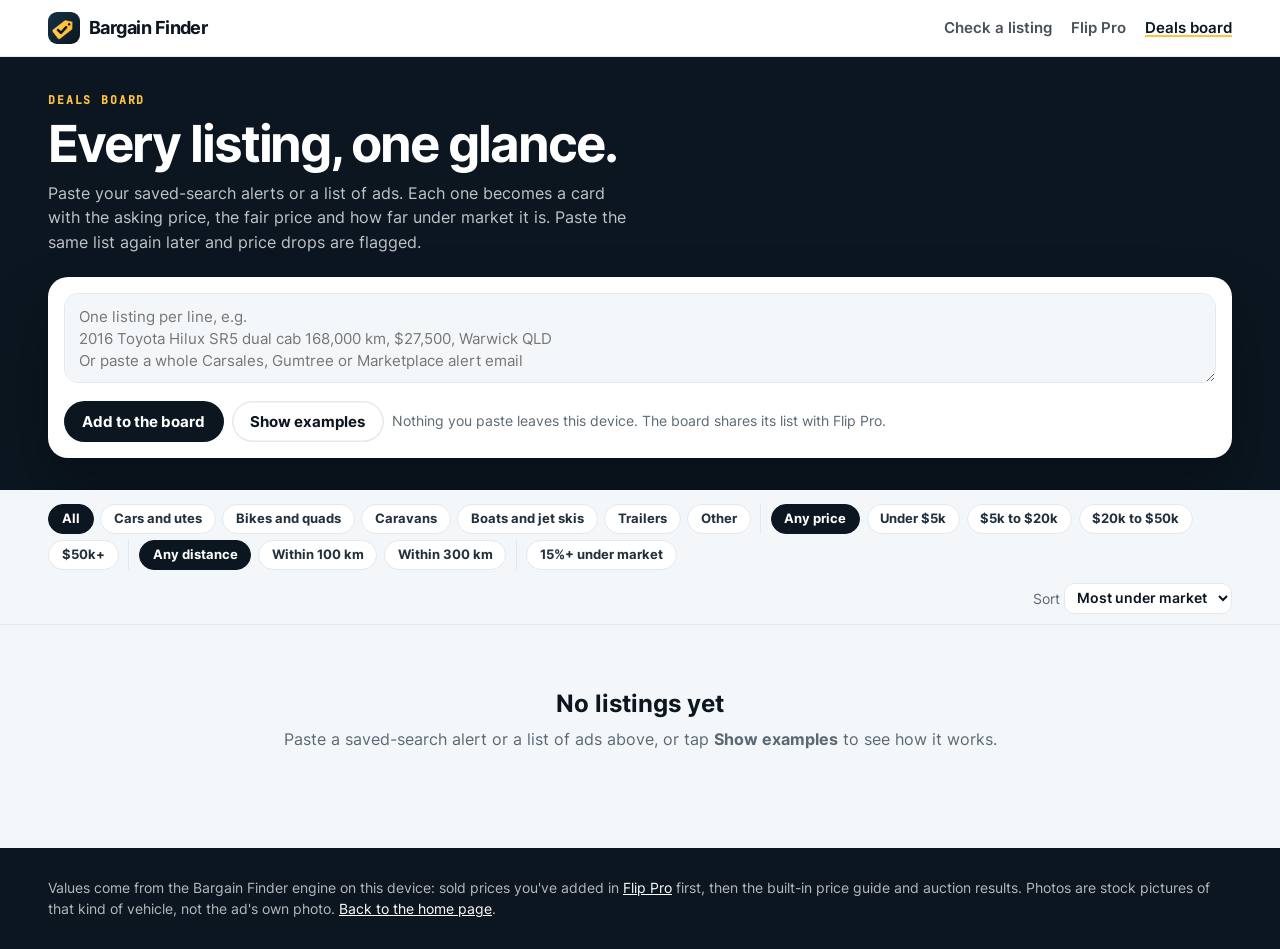
<file: deals.html>
<!doctype html>
<html lang="en-AU" data-bf-noscramble>
<head>
<meta charset="utf-8">
<meta name="viewport" content="width=device-width, initial-scale=1, viewport-fit=cover">
<meta name="theme-color" content="#0B1620">
<title>Deals board · Bargain Finder</title>
<meta name="description" content="Paste your saved-search alerts and see every listing as a card: asking price, fair price, how far under market, price drops, km, year and town. Free, and nothing leaves your device.">
<link rel="manifest" href="manifest.webmanifest"><link rel="icon" href="icons/icon-192.png"><link rel="apple-touch-icon" href="icons/icon-180.png">
<style>
@font-face{font-family:"BF Sans";font-weight:400;font-display:swap;src:url(fonts/inter-400.woff2) format("woff2")}
@font-face{font-family:"BF Sans";font-weight:600;font-display:swap;src:url(fonts/inter-600.woff2) format("woff2")}
@font-face{font-family:"BF Sans";font-weight:700 900;font-display:swap;src:url(fonts/inter-700.woff2) format("woff2")}
@font-face{font-family:"BF Mono";font-weight:500;font-display:swap;src:url(fonts/mono-500.woff2) format("woff2")}
:root{--ink:#0B1620;--ink2:#22313D;--muted:#5B6975;--line:#E3E9EE;--soft:#F4F7F9;--sun:#FFC23D;--sky:#1677B8;--sky2:#4FB3F0;--grass:#1F8A4C;--red:#C8372D;
  --f:"BF Sans",system-ui,-apple-system,sans-serif;--m:"BF Mono",ui-monospace,Menlo,monospace;--r:20px;color-scheme:light}
*{box-sizing:border-box}[hidden]{display:none!important}
body{margin:0;background:var(--soft);color:var(--ink);font:400 1rem/1.55 var(--f);-webkit-font-smoothing:antialiased}
img{max-width:100%;display:block}a{color:inherit}p{margin:0}h1,h2,h3{margin:0}
:focus-visible{outline:3px solid var(--sun);outline-offset:3px;border-radius:8px}
.wrap{max-width:76rem;margin:0 auto;padding-left:max(16px,env(safe-area-inset-left,0px));padding-right:max(16px,env(safe-area-inset-right,0px))}
header{position:sticky;top:0;z-index:20;background:rgba(255,255,255,.94);backdrop-filter:blur(12px);box-shadow:0 1px 0 var(--line)}
header .wrap{display:flex;align-items:center;justify-content:space-between;gap:1rem;padding-block:.75rem}
.brand{display:flex;align-items:center;gap:.55rem;font:900 1.1rem/1 var(--f);letter-spacing:-.03em;text-decoration:none}.brand img{width:32px;height:32px;border-radius:9px}
nav{display:flex;gap:1.2rem;font:600 .93rem/1 var(--f)}nav a{text-decoration:none;opacity:.75}nav a[aria-current]{opacity:1;box-shadow:0 2px 0 var(--sun)}
@media (max-width:560px){nav a.hide-sm{display:none}.brand span{display:none}}
.btn{display:inline-flex;align-items:center;justify-content:center;gap:.5rem;font:700 .95rem/1 var(--f);padding:.8rem 1.15rem;border-radius:999px;border:0;cursor:pointer;text-decoration:none;white-space:nowrap}
.btn.sun{background:var(--sun);color:#1B1300}.btn.ink{background:var(--ink);color:#fff}.btn.line{background:#fff;color:var(--ink);box-shadow:inset 0 0 0 1.5px var(--line)}.btn.sm{padding:.55rem .85rem;font-size:.85rem}
.top{background:var(--ink);color:#fff;padding:2.4rem 0 2rem}
.eyebrow{font:600 .72rem/1 var(--m);letter-spacing:.16em;text-transform:uppercase;color:var(--sun)}
.top h1{font:900 clamp(2rem,5vw,3.2rem)/1.02 var(--f);letter-spacing:-.04em;margin-top:.7rem}
.top p.lead{color:rgba(255,255,255,.75);margin-top:.7rem;max-width:58ch}
.paste{margin-top:1.4rem;background:#fff;color:var(--ink);border-radius:var(--r);padding:1rem;box-shadow:0 30px 60px rgba(0,0,0,.3)}
.paste textarea{width:100%;height:5.6rem;resize:vertical;border:1.5px solid var(--line);border-radius:14px;padding:.75rem .85rem;font:500 .95rem/1.45 var(--f);background:var(--soft);color:var(--ink)}
.paste textarea:focus{outline:none;border-color:var(--sky2);background:#fff}
.prow{display:flex;flex-wrap:wrap;gap:.5rem;align-items:center;margin-top:.7rem}.prow .msg{font-size:.88rem;color:var(--muted);flex:1 1 14rem}
.bar{position:sticky;top:57px;z-index:10;background:var(--soft);padding:.9rem 0 .6rem;border-bottom:1px solid var(--line)}
.chips{display:flex;gap:.4rem;overflow-x:auto;scrollbar-width:none;padding-bottom:.35rem}.chips::-webkit-scrollbar{display:none}
@media (min-width:900px){.chips{flex-wrap:wrap;overflow:visible}}
.chip{flex:none;border:1.5px solid var(--line);background:#fff;border-radius:999px;padding:.45rem .8rem;font:700 .84rem/1 var(--f);color:var(--ink2);cursor:pointer}
.chip[aria-pressed="true"]{background:var(--ink);border-color:var(--ink);color:#fff}
.chips .sep{flex:none;width:1px;background:var(--line);margin:0 .2rem}
.meta{display:flex;justify-content:space-between;align-items:center;gap:.6rem;margin-top:.45rem;font-size:.88rem;color:var(--muted)}
.meta select{border:1.5px solid var(--line);border-radius:10px;padding:.35rem .5rem;font:600 .86rem/1 var(--f);background:#fff;color:var(--ink)}
.example{background:#FFF6DC;border:1px dashed #E0B44A;color:#5A4300;border-radius:14px;padding:.7rem .9rem;margin-top:1rem;font-size:.92rem}
.grid{display:grid;grid-template-columns:repeat(auto-fill,minmax(17.5rem,1fr));gap:1rem;padding:1.1rem 0 3rem}
.card{background:#fff;border:1px solid var(--line);border-radius:var(--r);overflow:hidden;display:flex;flex-direction:column;box-shadow:0 14px 34px rgba(11,22,32,.06)}
.ph{position:relative;aspect-ratio:16/10;background:#22313D}.ph img{width:100%;height:100%;object-fit:cover}
.ph .stock{position:absolute;right:.5rem;bottom:.5rem;font:600 .62rem/1 var(--m);letter-spacing:.08em;text-transform:uppercase;background:rgba(11,22,32,.6);color:#fff;border-radius:6px;padding:.3rem .4rem}
.badge{position:absolute;left:.6rem;top:.6rem;border-radius:999px;padding:.4rem .7rem;font:900 .9rem/1 var(--f);letter-spacing:-.01em;box-shadow:0 6px 16px rgba(0,0,0,.2)}
.b-good{background:var(--grass);color:#fff}.b-fair{background:#fff;color:var(--ink)}.b-bad{background:var(--red);color:#fff}.b-none{background:rgba(255,255,255,.9);color:var(--muted)}
.drop{position:absolute;left:.6rem;top:2.75rem;background:var(--sun);color:#1B1300;border-radius:999px;padding:.32rem .6rem;font:800 .76rem/1 var(--f)}
.body{padding:.9rem 1rem 1rem;display:flex;flex-direction:column;gap:.55rem;flex:1}
.body h3{font:800 1.05rem/1.25 var(--f);letter-spacing:-.01em}
.prices{display:grid;grid-template-columns:1fr 1fr;gap:.4rem}.prices div{background:var(--soft);border-radius:12px;padding:.5rem .6rem}
.prices span{display:block;font:600 .62rem/1.2 var(--m);letter-spacing:.07em;text-transform:uppercase;color:var(--muted)}.prices b{font:900 1.15rem/1.2 var(--f);font-variant-numeric:tabular-nums}
.facts{display:flex;flex-wrap:wrap;gap:.3rem .9rem;font-size:.86rem;color:var(--ink2)}.facts span{white-space:nowrap}
.note{font-size:.84rem;color:var(--muted)}.note b{color:var(--ink)}
.flags{display:flex;flex-wrap:wrap;gap:.3rem}.flags span{background:#FDECEA;color:var(--red);border-radius:999px;padding:.25rem .55rem;font:700 .74rem/1.2 var(--f)}
.acts{display:flex;gap:.4rem;margin-top:auto;padding-top:.3rem}.acts .btn{flex:1}
.empty{text-align:center;padding:3rem 1rem;color:var(--muted)}.empty h2{color:var(--ink);font:900 1.5rem/1.2 var(--f);margin-bottom:.5rem}
footer{background:var(--ink);color:rgba(255,255,255,.7);padding:1.8rem 0;font-size:.88rem}footer a{color:#fff}
</style>
</head>
<body>
<header><div class="wrap">
  <a class="brand" href="index.html"><img src="icons/icon-192.png" alt=""><span>Bargain Finder</span></a>
  <nav aria-label="Pages"><a href="app.html">Check a listing</a><a href="flippro.html" class="hide-sm">Flip Pro</a><a href="deals.html" aria-current="page">Deals board</a></nav>
</div></header>

<main>
<section class="top"><div class="wrap">
  <p class="eyebrow">Deals board</p>
  <h1>Every listing, one glance.</h1>
  <p class="lead">Paste your saved-search alerts or a list of ads. Each one becomes a card with the asking price, the fair price and how far under market it is. Paste the same list again later and price drops are flagged.</p>
  <form class="paste" id="pasteF" autocomplete="off">
    <textarea id="pasteT" aria-label="Paste listings" placeholder="One listing per line, e.g.&#10;2016 Toyota Hilux SR5 dual cab 168,000 km, $27,500, Warwick QLD&#10;Or paste a whole Carsales, Gumtree or Marketplace alert email"></textarea>
    <div class="prow"><button class="btn ink" type="submit">Add to the board</button><button class="btn line" type="button" id="exBtn">Show examples</button><span class="msg" id="msg" aria-live="polite">Nothing you paste leaves this device. The board shares its list with Flip Pro.</span></div>
  </form>
</div></section>

<div class="bar"><div class="wrap">
  <div class="chips" role="group" aria-label="Filters" id="chips"></div>
  <div class="meta"><span id="count"></span><label>Sort <select id="sort" aria-label="Sort by"><option value="under">Most under market</option><option value="drop">Biggest price drop</option><option value="cheap">Cheapest</option><option value="near">Nearest</option><option value="new">Newest</option></select></label></div>
</div></div>

<div class="wrap">
  <div class="example" id="exNote" hidden>These are <b>example listings</b> to show how the board works. They aren't real ads. Paste your own above to replace them.</div>
  <div class="grid" id="grid" aria-live="polite"></div>
</div>
</main>

<footer><div class="wrap">Values come from the Bargain Finder engine on this device: sold prices you've added in <a href="flippro.html">Flip Pro</a> first, then the built-in price guide and auction results. Photos are stock pictures of that kind of vehicle, not the ad's own photo. <a href="index.html">Back to the home page</a>.</div></footer>

<script src="guide.js"></script>
<script src="sales.js"></script>
<script src="engine.js"></script>
<script src="flippro.js"></script>
<script src="undermarket.js"></script>
<script>
(function () {
  var $ = function (id) { return document.getElementById(id); };
  var store = { get: function (k, d) { try { var v = localStorage.getItem(k); return v == null ? d : JSON.parse(v); } catch (e) { return d; } },
    set: function (k, v) { try { localStorage.setItem(k, JSON.stringify(v)); } catch (e) {} } };
  var money = function (n) { return n == null ? "-" : (n < 0 ? "-$" : "$") + Math.abs(Math.round(n)).toLocaleString("en-AU"); };
  var esc = function (s) { return String(s == null ? "" : s).replace(/[&<>"']/g, function (c) { return { "&": "&amp;", "<": "&lt;", ">": "&gt;", '"': "&quot;", "'": "&#39;" }[c]; }); };
  var today = function () { return new Date().toISOString().slice(0, 10); };

  // the same saved list, sold prices and settings as Flip Pro, so both pages agree
  var items = store.get("fp_um_items", []), db = store.get("fp_sold", []), opts = Object.assign({}, FP.DEFAULTS, store.get("fp_opts", {}));
  var cfg = Object.assign({}, UM.CFG, store.get("fp_um", {})), examples = null;
  var F = { type: "all", price: "any", dist: "any", under: false }, sortBy = "under";

  var TYPES = [["all", "All"], ["car", "Cars and utes"], ["bike", "Bikes and quads"], ["caravan", "Caravans"], ["boat", "Boats and jet skis"], ["trailer", "Trailers"], ["other", "Other"]];
  var PRICES = [["any", "Any price"], ["5", "Under $5k"], ["20", "$5k to $20k"], ["50", "$20k to $50k"], ["50+", "$50k+"]];
  var DISTS = [["any", "Any distance"], ["100", "Within 100 km"], ["300", "Within 300 km"]];
  var FLAG = { wovr: "Written off", nopapers: "No papers", stolen: "Stolen check", finance: "Finance owing", scam: "Scam signs", odometer: "Low km for its age", rust: "Rust", needswork: "Needs work", norego: "No rego", flood: "Flood damage", hail: "Hail damage", toogood: "Too good to be true" };

  function photo(r, e) {   // a stock photo of that kind of thing (the ad's own photo isn't in pasted text)
    var t = (r.title || "").toLowerCase();
    if (r.cat === "caravan") return "caravan-modern"; if (r.cat === "trailer") return "trailer-hitch"; if (r.cat === "boat") return "boat-trailer";
    if (r.cat === "bike") return /rzr|maverick|side.?by|buggy|sxs|utv|can.?am x3/.test(t) ? "rzr-turbo" : /quad|atv|sportsman|outlander|four.?wheeler/.test(t) ? "buggy-orange" : /crf|yz|kx|ktm|exc|dirt|mx|enduro|wr\d/.test(t) ? "motocross-air" : "motorbike";
    if (e && e.cat === "car") return /hilux|ranger|d.?max|triton|navara|bt.?50|amarok|land.?cruiser|patrol|prado|pajero|ute|4x4|4wd/.test(t) ? "ute-ranger" : /mustang|camaro|corvette|challenger|gt\b|ss\b|v8/.test(t) ? "car-challenger" : "car-white-garage";
    if (/mower/.test(t)) return "mower"; if (/rolex|omega|watch/.test(t)) return "watch-rolex-gold";
    return "car-key";
  }
  function typeOf(r) { return ["car", "bike", "caravan", "boat", "trailer"].indexOf(r.cat) >= 0 ? r.cat : "other"; }

  function build(list) {   // value every listing: Flip Pro's ranking (sold prices, costs), with the engine's guide price where there are no sold prices yet
    if (!list.length) return [];
    var res = UM.rank(list, db, cfg, opts, today()), byId = {};
    res.top.concat(res.rest).forEach(function (r) { byId[r.id] = r; });
    return list.map(function (x, n) {
      var r = byId[x.id] || {}, e = null, g = null;
      try { e = BF.parse((x.text || x.title) + "\n$" + x.price + (x.loc ? "\nListed today in " + x.loc : "")); g = BF.value(e, []); } catch (er) {}
      var fair = r.value || (g && g.fair) || null, from = r.value ? "sold" : fair ? "guide" : "";
      var under = fair ? 1 - x.price / fair : null, drop = x.first > x.price ? x.first - x.price : 0;
      if (e && e.moto) r.cat = "bike";   // the engine knows side-by-sides and quads even when the words don't say "bike"
      else if (e && e.cat === "car" && ["car", "caravan", "boat", "trailer", "bike"].indexOf(r.cat) < 0) r.cat = "car";
      return { x: x, r: r, e: e, n: n, fair: fair, from: from, conf: r.value ? r.conf : g && g.conf, under: under, drop: drop,
        year: e && e.year, km: e && e.km, town: x.loc || "", dist: r.km, distGuess: r.kmGuess, cat: r.cat || (e && e.cat === "car" ? "car" : "other"),
        profit: r.value ? r.profit : null, roi: r.value ? r.roi : null, flags: r.flags || [], star: r.tier === "BUY",
        major: r.tier === "careful" || (r.flags || []).some(function (k) { return /^(wovr|stolen|finance|scam|nopapers|flood)$/.test(k); }) };
    });
  }

  function chipsUI() {
    var row = function (key, list) { return list.map(function (c) { return '<button type="button" class="chip" data-k="' + key + '" data-v="' + c[0] + '" aria-pressed="' + (F[key] === c[0]) + '">' + esc(c[1]) + "</button>"; }).join(""); };
    $("chips").innerHTML = row("type", TYPES) + '<span class="sep"></span>' + row("price", PRICES) + '<span class="sep"></span>' + row("dist", DISTS) +
      '<span class="sep"></span><button type="button" class="chip" data-k="under" aria-pressed="' + F.under + '">15%+ under market</button>';
    [].forEach.call($("chips").querySelectorAll(".chip"), function (b) { b.onclick = function () {
      if (b.dataset.k === "under") F.under = !F.under; else F[b.dataset.k] = b.dataset.v; chipsUI(); draw(); }; });
  }

  function keep(d) {
    var p = d.x.price;
    if (F.type !== "all" && typeOf(d) !== F.type) return false;
    if (F.price === "5" && !(p < 5000)) return false; if (F.price === "20" && !(p >= 5000 && p < 20000)) return false;
    if (F.price === "50" && !(p >= 20000 && p < 50000)) return false; if (F.price === "50+" && !(p >= 50000)) return false;
    if (F.dist !== "any" && !(d.dist != null && d.dist <= +F.dist)) return false;
    if (F.under && !(d.under >= 0.15 && !d.major)) return false;
    return true;
  }
  var SORTS = {
    under: function (a, b) { return (a.major - b.major) || (b.under == null ? -9 : b.under) - (a.under == null ? -9 : a.under); },
    drop: function (a, b) { return b.drop - a.drop || SORTS.under(a, b); },
    cheap: function (a, b) { return a.x.price - b.x.price; },
    near: function (a, b) { return (a.dist == null ? 1e9 : a.dist) - (b.dist == null ? 1e9 : b.dist); },
    new: function (a, b) { return b.n - a.n; }
  };

  function card(d) {
    var u = d.under, cls = d.major ? "b-bad" : u == null ? "b-none" : u >= 0.15 ? "b-good" : u >= -0.05 ? "b-fair" : "b-bad";
    var badge = u == null ? "No value yet" : u >= 0 ? Math.round(u * 100) + "% under market" : Math.round(-u * 100) + "% over market";
    if (d.major) badge = "⚠ Red flag · " + badge;   // cheap because something is wrong: never shown as a green deal
    var facts = [d.year ? "📅 " + d.year : "", d.km ? "🛣 " + d.km.toLocaleString("en-AU") + " km" : "", d.town ? "📍 " + esc(d.town) : "", d.dist != null ? (d.distGuess ? "about " : "") + d.dist + " km away" : ""].filter(Boolean);
    var note = d.profit != null ? "Flip it: <b>" + UM.pct(d.roi) + " profit, about " + money(d.profit) + "</b> after costs" + (d.star ? " ⭐" : "")
      : d.from === "guide" ? "Fair price from the built-in guide" + (d.conf === "low" ? " (rough guess)" : "") + ". Add sold prices in Flip Pro for profit after costs." : "Not enough to value it yet. Add sold prices in Flip Pro.";
    var link = d.x.link && /^https?:\/\//.test(d.x.link) ? '<a class="btn line sm" href="' + esc(d.x.link) + '" target="_blank" rel="noopener">See the ad</a>' : "";
    return '<article class="card"><div class="ph"><img src="media/' + photo(d.r.cat ? d.r : { cat: d.cat, title: d.x.title }, d.e) + '.webp" alt="" loading="lazy"><span class="stock">Stock photo</span>' +
      '<span class="badge ' + cls + '">' + badge + "</span>" + (d.drop ? '<span class="drop">▼ Down ' + money(d.drop) + "</span>" : "") + "</div>" +
      '<div class="body"><h3>' + esc(d.x.title) + '</h3><div class="prices"><div><span>Asking</span><b>' + money(d.x.price) + '</b></div><div><span>Fair price</span><b>' + (d.fair ? money(d.fair) : "?") + "</b></div></div>" +
      (facts.length ? '<div class="facts">' + facts.map(function (f) { return "<span>" + f + "</span>"; }).join("") + "</div>" : "") +
      (d.flags.length ? '<div class="flags">' + d.flags.map(function (k) { return "<span>" + esc(FLAG[k] || k) + "</span>"; }).join("") + "</div>" : "") +
      (d.drop ? '<p class="note">' + esc(UM.priceNote(d.x)) + "</p>" : "") + '<p class="note">' + note + "</p>" +
      '<div class="acts"><button class="btn ink sm" data-check="' + d.n + '">Check it in full</button>' + link + (examples ? "" : '<button class="btn line sm" data-gone="' + esc(d.x.id) + '" aria-label="Remove ' + esc(d.x.title) + '">Gone</button>') + "</div></div></article>";
  }

  var built = [];
  function rebuild() { built = build(examples || items); draw(); }
  function draw() {
    $("exNote").hidden = !examples;
    var list = built.filter(keep).sort(SORTS[sortBy]), grid = $("grid");
    $("count").textContent = built.length ? list.length + " of " + built.length + " listings" : "";
    if (!built.length) { grid.innerHTML = '<div class="empty" style="grid-column:1/-1"><h2>No listings yet</h2><p>Paste a saved-search alert or a list of ads above, or tap <b>Show examples</b> to see how it works.</p></div>'; return; }
    if (!list.length) { grid.innerHTML = '<div class="empty" style="grid-column:1/-1"><h2>Nothing matches those filters</h2><p>Try fewer filters.</p></div>'; return; }
    grid.innerHTML = list.map(card).join("");
    [].forEach.call(grid.querySelectorAll("[data-check]"), function (b) { b.onclick = function () {
      var d = built[+b.dataset.check]; store.set("bf_web_paste", null);
      try { localStorage.setItem("bf_web_paste", (d.x.text || d.x.title) + "\n$" + d.x.price + (d.x.loc ? "\n" + d.x.loc : "")); } catch (e) {}
      location.href = "app.html"; }; });
    [].forEach.call(grid.querySelectorAll("[data-gone]"), function (b) { b.onclick = function () {
      items = items.filter(function (i) { return i.id !== b.dataset.gone; }); store.set("fp_um_items", items); rebuild(); }; });
  }

  $("pasteF").onsubmit = function (ev) {
    ev.preventDefault(); var t = $("pasteT").value.trim(); if (!t) { $("pasteT").focus(); return; }
    var got = UM.readListings(t);
    if (!got.length) { $("msg").textContent = "I couldn't find any prices in that. Put one listing per line with its price, like the example."; return; }
    var m = UM.mergeListings(items, got, today(), Date.now().toString(36));
    items = m.list.slice(-300); store.set("fp_um_items", items); examples = null; $("pasteT").value = "";
    $("msg").textContent = "Added " + m.added.length + " new" + (m.dropped ? ", " + m.dropped + " dropped in price" : "") + (m.rose ? ", " + m.rose + " went up" : "") + (m.same ? ", " + m.same + " unchanged" : "") + ".";
    rebuild();
  };
  $("exBtn").onclick = function () {
    if (examples) { examples = null; $("exBtn").textContent = "Show examples"; rebuild(); return; }
    examples = UM.readListings([
      "2016 Toyota Hilux SR5 dual cab 4x4 auto 168,000 km, $27,500, Warwick QLD",
      "2019 Ford Ranger XLT dual cab 92,000 km, $38,900, Toowoomba QLD",
      "2014 Hyundai i30 Active 155,000 km statutory write-off, $6,900, Tenterfield NSW",
      "2020 Polaris RZR XP 1000 registered, $18,000, Toowoomba QLD",
      "2018 Honda CRF250L 14,000 km, $4,200, Stanthorpe QLD",
      "2017 Can-Am Outlander 650 quad, $7,900, Inverell NSW",
      "2015 Yamaha WaveRunner VX jet ski, $7,500, Gold Coast QLD",
      "2019 Isuzu D-Max LS-U 110,000 km, $26,000, Armidale NSW",
      "Box trailer 7x5 tandem, $950, Stanthorpe QLD",
      "2012 Toyota Corolla Ascent 180,000 km, $8,990, Brisbane QLD"
    ].join("\n"));
    // two of the examples were seen before at a higher price, to show the price-drop tag
    examples[0].first = 29500; examples[0].seen = "12 Nov"; examples[3].first = 19500; examples[3].seen = "10 Nov"; examples[3].drops = 2;
    $("exBtn").textContent = "Hide examples"; rebuild();
  };
  $("sort").onchange = function () { sortBy = $("sort").value; draw(); };
  chipsUI(); rebuild();
  if ("serviceWorker" in navigator) navigator.serviceWorker.register("sw.js").catch(function () {});
})();
</script>
</body>
</html>
</file>
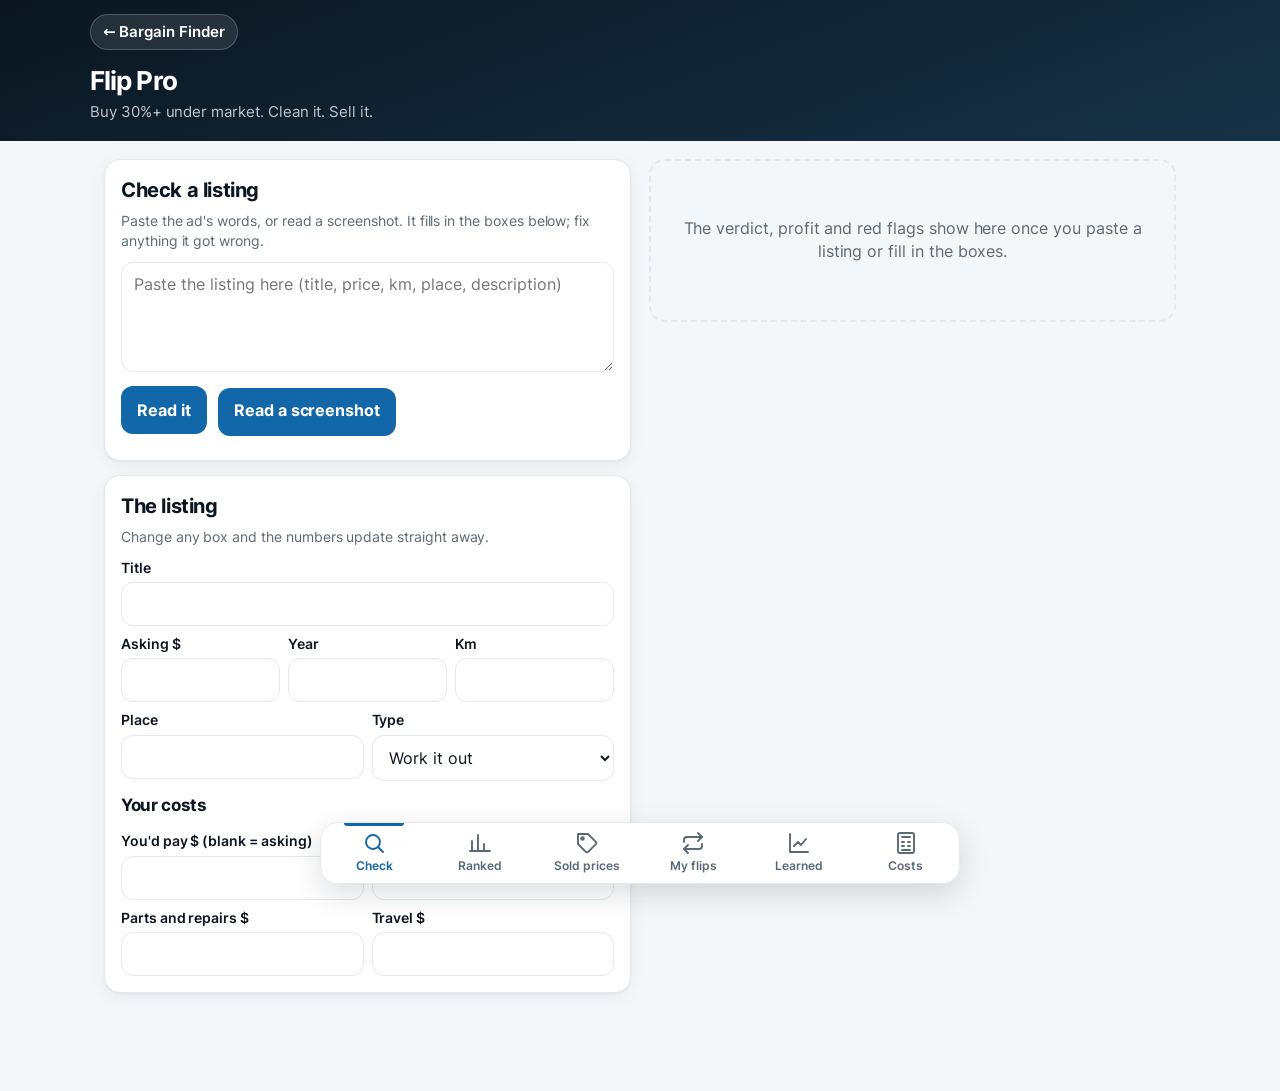
<file: flippro.html>
<!doctype html>
<html lang="en-AU">
<head>
<meta charset="utf-8">
<meta name="viewport" content="width=device-width,initial-scale=1,viewport-fit=cover">
<title>Flip Pro</title><link rel="manifest" href="manifest.webmanifest"><link rel="icon" href="icons/icon-192.png"><link rel="apple-touch-icon" href="icons/icon-180.png"><meta name="apple-mobile-web-app-capable" content="yes"><meta name="description" content="Is it a bargain? Paste or screenshot any listing for a fair price, an opening offer and a walk-away price."><link rel="stylesheet" href="web.css">
<style>
@font-face{font-family:"BF Sans";font-weight:400;font-display:swap;src:url(fonts/inter-400.woff2) format("woff2")}
@font-face{font-family:"BF Sans";font-weight:600;font-display:swap;src:url(fonts/inter-600.woff2) format("woff2")}
@font-face{font-family:"BF Sans";font-weight:700 800;font-display:swap;src:url(fonts/inter-700.woff2) format("woff2")}
/* Bright cartoon look: sky, sun, grass. No purple, no pink, no dark theme. */
:root{--sky:#4FB3F0;--sky2:#9ED8FA;--sun:#FFC83D;--sun2:#FFE9A8;--grass:#3DAA5C;--grass2:#DDF3E2;--orange:#F07A1A;--orange2:#FFE6CF;--stop:#D63A2E;--stop2:#FDE3E0;
  --ink:#1D2B36;--muted:#53626E;--line:#D5E3EC;--card:#FFFFFF;--bg:#F2F9FD;color-scheme:light}
*{box-sizing:border-box}html,body{margin:0}
body{font:17px/1.45 "BF Sans",system-ui,sans-serif;color:var(--ink);background:var(--bg);-webkit-tap-highlight-color:transparent;padding-bottom:84px}
[hidden]{display:none!important}
header{position:relative;overflow:hidden;padding:calc(14px + env(safe-area-inset-top,0px)) 16px 22px;color:#fff;
  background:radial-gradient(60px 34px at 82% 30%,#fff 60%,transparent 62%),radial-gradient(44px 28px at 72% 38%,#fff 60%,transparent 62%),radial-gradient(52px 30px at 90% 40%,#fff 60%,transparent 62%),
  radial-gradient(70px 70px at 12% 18%,var(--sun) 55%,transparent 57%),linear-gradient(180deg,var(--sky),#6CC3F3)}
header::after{content:"";position:absolute;left:-10%;right:-10%;bottom:-26px;height:46px;border-radius:50%;background:var(--grass)}
header .back{color:#fff;text-decoration:none;font-weight:700;font-size:15px;background:rgba(0,0,0,.18);padding:6px 12px;border-radius:999px;display:inline-block}
header h1{margin:10px 0 2px 64px;font-size:26px;text-shadow:0 2px 0 rgba(0,0,0,.18)}
header p{margin:0 0 0 64px;font-size:15px;text-shadow:0 1px 0 rgba(0,0,0,.2)}
main{padding:18px 14px 0;max-width:720px;margin:0 auto}
.tabs{position:fixed;left:0;right:0;bottom:0;z-index:20;display:grid;grid-template-columns:repeat(6,1fr);background:#fff;border-top:3px solid var(--sky2);padding-bottom:env(safe-area-inset-bottom,0px)}
.tabs button{border:0;background:none;font:700 12px "BF Sans",sans-serif;color:var(--muted);padding:10px 2px 12px;min-height:56px}
.tabs button[aria-selected=true]{color:var(--ink);background:var(--sun2);border-radius:14px 14px 0 0}
.tabs b{display:block;font-size:22px;line-height:1}
.card{background:var(--card);border-radius:22px;padding:16px;margin:0 0 14px;box-shadow:0 4px 0 var(--line),0 8px 18px rgba(30,90,140,.08)}
h2{margin:0 0 6px;font-size:20px}h3{margin:12px 0 6px;font-size:17px}
.what{font-size:14px;color:var(--muted);margin:0 0 10px}
.muted{color:var(--muted)}.small{font-size:14px}
textarea,input,select{width:100%;font:16px "BF Sans",sans-serif;padding:11px 12px;border:2px solid var(--sky2);border-radius:14px;background:#fff;color:var(--ink)}
textarea{min-height:110px;resize:vertical}
label.f{display:block;font-size:14px;font-weight:600;margin:8px 0 0}label.f input,label.f select{margin-top:4px}
.grid2{display:grid;grid-template-columns:1fr 1fr;gap:8px}.grid3{display:grid;grid-template-columns:1fr 1fr 1fr;gap:8px}
.btn{display:inline-block;border:0;border-radius:16px;padding:12px 16px;font:800 16px "BF Sans",sans-serif;background:var(--grass);color:#fff;box-shadow:0 4px 0 #2B7F43;min-height:48px;margin:8px 6px 0 0;cursor:pointer}
.btn:active{transform:translateY(2px);box-shadow:0 2px 0 #2B7F43}
.btn.sun{background:var(--sun);color:var(--ink);box-shadow:0 4px 0 #D9A21E}.btn.sky{background:var(--sky);box-shadow:0 4px 0 #2E8CC7}
.btn.ghost{background:#fff;color:var(--ink);border:2px solid var(--sky2);box-shadow:0 3px 0 var(--line)}
.btn.small{padding:8px 12px;min-height:40px;font-size:14px}
.verdict{border-radius:20px;padding:14px 16px;font-size:20px;font-weight:800;margin:0 0 10px}
.verdict.star{background:var(--sun);color:var(--ink);box-shadow:0 4px 0 #D9A21E;font-size:22px}
.verdict.ok{background:var(--grass2);color:#1E6B37}.verdict.wr{background:var(--orange2);color:#9A4A06}.verdict.bad{background:var(--stop2);color:#9E2219}.verdict.none{background:#EAF3F9;color:var(--ink)}
.nums{display:grid;grid-template-columns:repeat(2,1fr);gap:8px;margin:8px 0}
.num{background:#F5FAFE;border:2px solid var(--line);border-radius:16px;padding:8px 10px}.num span{display:block;font-size:13px;color:var(--muted);font-weight:600}.num b{font-size:21px}.num.roi{grid-column:1/-1;background:#FFF7D6;border-color:#FFC93C}.num.roi b{font-size:32px}.num.roi i{font-style:normal;font-weight:500}
.um{display:grid;grid-template-columns:auto 1fr;gap:4px 12px;align-items:start}.um .big{grid-row:span 2;min-width:76px;text-align:center;background:#FFF7D6;border:2px solid #FFC93C;border-radius:16px;padding:8px 6px;font-size:26px;font-weight:800;line-height:1.05}.um .big small{display:block;font-size:11px;font-weight:600;color:var(--muted)}.um .big.bad{background:var(--stop2);border-color:#F2A49C}.um .big.none{background:#EAF3F9;border-color:var(--line);font-size:18px}.um h3{margin:0;font-size:16px;overflow-wrap:anywhere}.um .rank{font-size:13px;color:var(--muted);font-weight:700}.um .pn{font-weight:700}.um .pn.dn{color:#1E6B37}.um .pn.up{color:#9A4A06}
.dt{display:grid;grid-template-columns:1fr 92px 64px;gap:6px;align-items:end;border-top:1px solid var(--line);padding:8px 0}.dt input,.dt select{width:100%}.dt .t{grid-column:1/-1;font-size:14px}
.conf{display:inline-block;border-radius:999px;padding:3px 10px;font-size:14px;font-weight:700}
.conf.high{background:var(--grass2);color:#1E6B37}.conf.medium{background:var(--sun2);color:#7A5600}.conf.low{background:var(--orange2);color:#9A4A06}.conf.none{background:#EAF3F9;color:var(--muted)}
table{width:100%;border-collapse:collapse;font-size:15px}td{padding:6px 2px;border-bottom:1px solid var(--line)}td:last-child{text-align:right;font-weight:700;white-space:nowrap}
tr.tot td{border-top:2px solid var(--ink);font-weight:800}tr.best td{background:var(--grass2)}
ul.flags{list-style:none;padding:0;margin:6px 0}ul.flags li{border-radius:14px;padding:8px 10px;margin:6px 0;font-size:15px}
li.major{background:var(--stop2);border-left:6px solid var(--stop)}li.warn{background:var(--orange2);border-left:6px solid var(--orange)}li.tip{background:#E8F4FC;border-left:6px solid var(--sky)}
.flip{border:2px solid var(--line);border-radius:18px;padding:10px 12px;margin:8px 0}
.stages{display:flex;gap:4px;margin:6px 0}.stages span{flex:1;text-align:center;font-size:12px;font-weight:700;padding:5px 2px;border-radius:10px;background:#EAF3F9;color:var(--muted)}
.stages span.on{background:var(--grass);color:#fff}
.chip{display:inline-block;border:2px solid var(--sky2);background:#fff;border-radius:999px;padding:6px 12px;font:700 14px "BF Sans",sans-serif;margin:4px 4px 0 0;min-height:36px}
.chip[aria-pressed=true]{background:var(--sky);border-color:var(--sky);color:#fff}
.msg{font-size:15px;margin:8px 0 0}.ok{color:#1E6B37}.bad{color:#9E2219}
details summary{cursor:pointer;font-weight:700;padding:6px 0}
ol.steps li{margin:4px 0}
.prog{height:10px;border-radius:999px;background:#EAF3F9;overflow:hidden;margin-top:8px}.prog i{display:block;height:100%;width:0;background:var(--sky);transition:width .2s}
@media (max-width:380px){.grid3{grid-template-columns:1fr 1fr}.nums{grid-template-columns:1fr 1fr}header h1{font-size:22px}}
</style>
<link rel="stylesheet" href="pro.css">
</head>
<body class="fp">
<header>
  <a class="back" href="app.html">← Bargain Finder</a>
  <h1>Flip Pro</h1>
  <p>Buy 30%+ under market. Clean it. Sell it.</p>
</header>
<main>

<section data-v="check">
  <div class="card">
    <h2>Check a listing</h2>
    <p class="what">Paste the ad's words, or read a screenshot. It fills in the boxes below; fix anything it got wrong.</p>
    <textarea id="paste" aria-label="The listing's words" placeholder="Paste the listing here (title, price, km, place, description)"></textarea>
    <button class="btn" id="readBtn">Read it</button>
    <label class="btn sky">Read a screenshot<input type="file" id="shot" accept="image/*" hidden></label>
    <div class="prog" id="prog" hidden><i id="progB"></i></div><p class="msg muted" id="readMsg"></p>
  </div>
  <div class="card">
    <h2>The listing</h2>
    <p class="what">Change any box and the numbers update straight away.</p>
    <label class="f">Title<input id="iTitle"></label>
    <div class="grid3"><label class="f">Asking $<input id="iPrice" type="number" inputmode="numeric"></label><label class="f">Year<input id="iYear" type="number" inputmode="numeric"></label><label class="f">Km<input id="iKm" type="number" inputmode="numeric"></label></div>
    <div class="grid2"><label class="f">Place<input id="iLoc"></label><label class="f">Type<select id="iCat"></select></label></div>
    <h3>Your costs</h3>
    <div class="grid2"><label class="f">You'd pay $ (blank = asking)<input id="iBuy" type="number" inputmode="numeric"></label><label class="f">Clean-up $<input id="iClean" type="number" inputmode="numeric"></label></div>
    <div class="grid2"><label class="f">Parts and repairs $<input id="iParts" type="number" inputmode="numeric"></label><label class="f">Travel $<input id="iTravel" type="number" inputmode="numeric"></label></div>
  </div>
  <div id="result"></div>
</section>


<section data-v="sold" hidden>
  <div class="card">
    <h2>Sold prices</h2>
    <p class="what">What things really sold for. Flip Pro values a listing from these, never from asking prices alone.</p>
    <div id="soldSum"></div>
  </div>
  <div class="card">
    <h2>Add eBay sold results (free)</h2>
    <details><summary>How to get them from eBay Terapeak (5 steps)</summary>
      <ol class="steps small">
        <li>On a computer, sign in to ebay.com.au and open <b>Seller Hub</b> (My eBay → Selling → Seller Hub; it's free to turn on).</li>
        <li>Go to <b>Research</b> (Terapeak product research). It's free for sellers.</li>
        <li>Type what you're checking, e.g. <i>Hilux SR 2014</i>, set <b>Sold</b> and <b>Last 90 days</b> (or 1 year).</li>
        <li>Select the results list (drag over it) and copy, or use <b>Download</b> if it's offered.</li>
        <li>Paste it in the box below and tap <b>Add sold prices</b>. Email the text to yourself to paste it on the phone.</li>
      </ol>
      <p class="small muted">A CSV with a title column and a price column works too (date, year and km columns are used if they're there).</p>
    </details>
    <label class="f">Type<select id="sCat"></select></label>
    <textarea id="soldPaste" aria-label="Sold results to add" placeholder="Paste Terapeak sold results or a CSV here"></textarea>
    <button class="btn" id="soldAdd">Add sold prices</button><p class="msg" id="soldMsg"></p>
  </div>
  <div class="card">
    <h2>Add one sale by hand</h2>
    <p class="what">Something you sold, or a sold price you saw.</p>
    <label class="f">Title<input id="mTitle" placeholder="e.g. 2012 Jayco Starcraft 18ft"></label>
    <div class="grid3"><label class="f">Sold for $<input id="mPrice" type="number" inputmode="numeric"></label><label class="f">Asked $ (if known)<input id="mAsked" type="number" inputmode="numeric"></label><label class="f">Date<input id="mDate" type="date"></label></div>
    <button class="btn" id="mAdd">Add this sale</button><p class="msg" id="mMsg"></p>
  </div>
</section>


<section data-v="flips" hidden>
  <div class="card"><h2>My flips</h2><p class="what">Bought → cleaning up → listed → sold, with the real profit. Each sale teaches the sold prices.</p><div id="flipSum"></div></div>
  <div id="flipList"></div>
  <div class="card"><h2>For the learning engine</h2><p class="what">Saves your finished flips as a file the self-learning engine on the PC can read (flip_outcomes.jsonl).</p>
    <button class="btn ghost" id="labBtn">Save flips for the learning engine</button><p class="msg" id="labMsg"></p></div>
</section>


<section data-v="learned" hidden>
  <div class="card"><h2>What it learned</h2>
    <p class="what">Checks its own values against what things really sold for, and tunes itself from your flips. Nothing changes unless the newest 20% of results (kept sealed) agree.</p>
    <div id="lrnHead"></div>
    <button class="btn" id="lrnBtn">Learn now</button><button class="btn ghost small" id="lrnOff">Back to plain rules</button><p class="msg" id="lrnMsg"></p>
  </div>
  <div id="lrnBody"></div>
</section>


<section data-v="rank" hidden>
  <div class="card">
    <h2>Under market finder</h2>
    <p class="what">Paste listings from your own saved-search alerts or shares, one per line, like <i>2014 Hilux SR, $14,000, Warwick QLD, 85 km away</i>. A CSV or saved eBay results work too. They're ranked by <b>profit % after all costs</b>: selling fee, travel or towing, repairs, safety certificate, duty and transfer. Values come from your sold prices.</p>
    <textarea id="umPaste" aria-label="Listings to rank, one per line" placeholder="One listing per line: title, $price, place, NN km away"></textarea>
    <button class="btn" id="umRun">Rank them</button><button class="btn ghost small" id="umClear">Clear the list</button><p class="msg" id="umMsg"></p>
    <details><summary>Travel and repair guesses</summary>
      <div class="grid2"><label class="f">Home town<select id="umTown"></select></label><label class="f">Home state<select id="umHome"></select></label></div>
      <div class="grid2"><label class="f">Top list: at least % under<input id="umMinUnder" type="number" inputmode="numeric"></label></div>
      <div class="grid2"><label class="f">Driving $ per km<input id="umPerKm" type="number" step="any" inputmode="decimal"></label><label class="f">Towing $ per km<input id="umTowPerKm" type="number" step="any" inputmode="decimal"></label></div>
      <div class="grid2"><label class="f">Repairs if it needs work %<input id="umNeeds" type="number" inputmode="numeric"></label><label class="f">Repairs if not running %<input id="umDead" type="number" inputmode="numeric"></label></div>
      <p class="small muted">No distance in the listing? Known towns use the road distance from your home town. Otherwise it guesses from the state: 250 km in your state, 350 next door, 1500 further. Add "85 km away" to a line to use the real distance.</p>
      <button class="btn ghost small" id="umSave">Save</button>
    </details>
  </div>
  <div id="umTest"></div>
  <div id="umList"></div>
</section>


<section data-v="costs" hidden>
  <div class="card"><h2>Fees and costs</h2>
    <p class="what">The numbers every profit uses. Checked <span id="chk"></span>. Change them when the rules change.</p>
    <div id="optBox"></div>
    <button class="btn" id="optSave">Save</button><button class="btn ghost" id="optReset">Back to defaults</button><p class="msg" id="optMsg"></p>
  </div>
</section>
</main>
<nav class="tabs" aria-label="Flip Pro">
  <button data-go="check" aria-selected="true"><svg viewBox="0 0 24 24" fill="none" stroke="currentColor" stroke-width="2" stroke-linecap="round" aria-hidden="true"><circle cx="11" cy="11" r="7"/><path d="M21 21l-5-5"/></svg>Check</button>
  <button data-go="rank" aria-selected="false"><svg viewBox="0 0 24 24" fill="none" stroke="currentColor" stroke-width="2" stroke-linecap="round" aria-hidden="true"><path d="M4 20V10M10 20V4M16 20v-7M22 20H2"/></svg>Ranked</button>
  <button data-go="sold" aria-selected="false"><svg viewBox="0 0 24 24" fill="none" stroke="currentColor" stroke-width="2" stroke-linejoin="round" aria-hidden="true"><path d="M20.6 13.4l-7.2 7.2a2 2 0 0 1-2.8 0L3 13V3h10l7.6 7.6a2 2 0 0 1 0 2.8z"/><circle cx="7.5" cy="7.5" r="1.3"/></svg>Sold prices</button>
  <button data-go="flips" aria-selected="false"><svg viewBox="0 0 24 24" fill="none" stroke="currentColor" stroke-width="2" stroke-linecap="round" stroke-linejoin="round" aria-hidden="true"><path d="M17 2l4 4-4 4"/><path d="M3 11V9a3 3 0 0 1 3-3h15"/><path d="M7 22l-4-4 4-4"/><path d="M21 13v2a3 3 0 0 1-3 3H3"/></svg>My flips</button>
  <button data-go="learned" aria-selected="false"><svg viewBox="0 0 24 24" fill="none" stroke="currentColor" stroke-width="2" stroke-linecap="round" stroke-linejoin="round" aria-hidden="true"><path d="M3 3v18h18"/><path d="M7 15l4-4 3 3 5-6"/></svg>Learned</button>
  <button data-go="costs" aria-selected="false"><svg viewBox="0 0 24 24" fill="none" stroke="currentColor" stroke-width="2" stroke-linecap="round" aria-hidden="true"><rect x="4" y="2" width="16" height="20" rx="2"/><path d="M8 6h8M8 11h2M14 11h2M8 15h2M14 15h2M8 19h8"/></svg>Costs</button>
</nav>
<script src="guide.js"></script>
<script src="sales.js"></script>
<script src="engine.js"></script>
<script src="flippro.js"></script>
<script src="undermarket.js"></script>
<script src="dealtest.js"></script>
<script src="ocr/tesseract.min.js"></script>
<script src="flippro-page.js"></script>
<script src="web.js"></script></body>
</html>
</file>
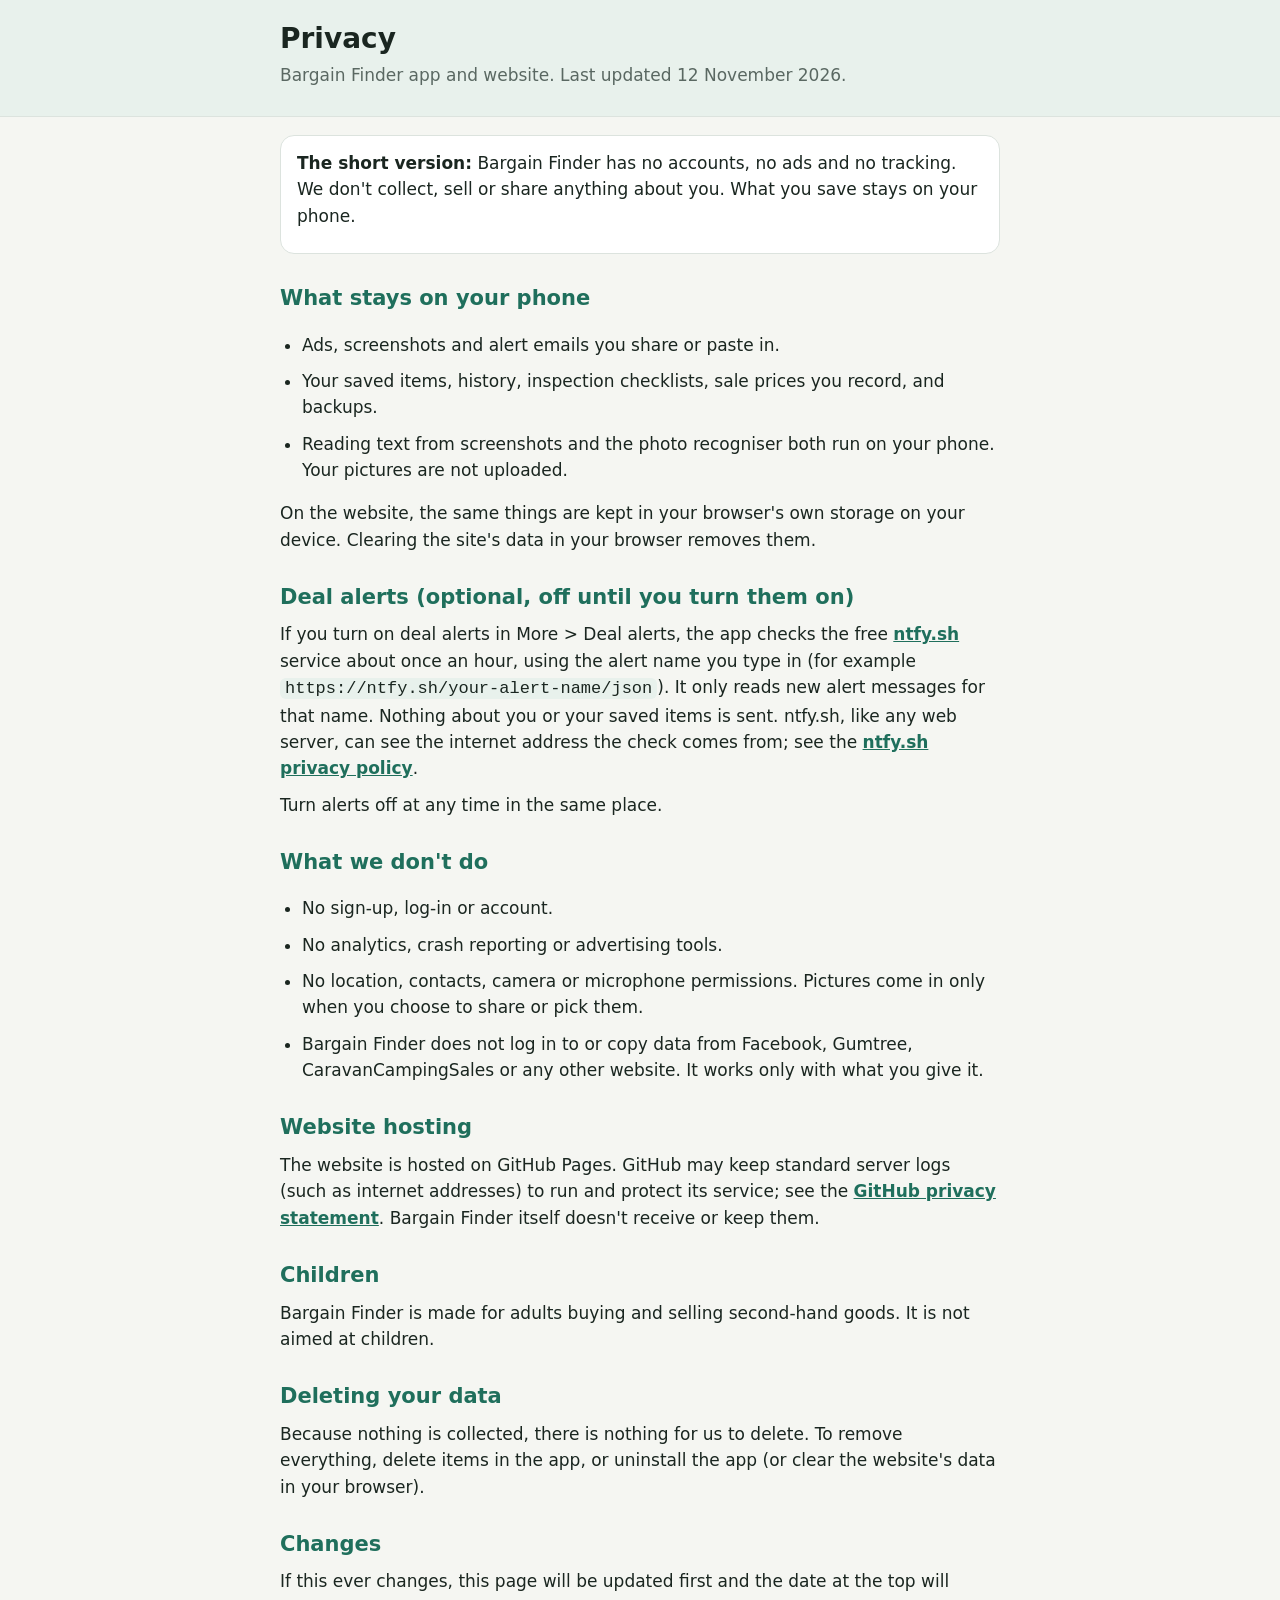
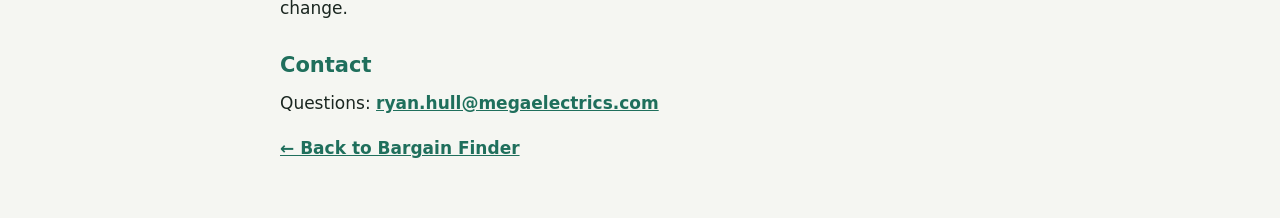
<file: privacy.html>
<!doctype html>
<html lang="en-AU">
<head>
<meta charset="utf-8">
<meta name="viewport" content="width=device-width,initial-scale=1">
<meta name="theme-color" content="#1F6F5C">
<title>Bargain Finder privacy</title>
<meta name="description" content="Bargain Finder privacy: no account, nothing collected, your saved items stay on your phone.">
<link rel="icon" href="icons/icon-192.png">
<style>
:root{--bg:#F5F6F2;--surface:#FFFFFF;--ink:#1A2620;--muted:#5A6862;--line:#DCE3DE;--accent:#1F6F5C;--head:#E8F1EC}
html,body{margin:0}
body{font-family:system-ui,-apple-system,"Segoe UI",Roboto,Arial,sans-serif;font-size:17px;line-height:1.55;color:var(--ink);background:var(--bg)}
main{max-width:720px;margin:0 auto;padding:0 16px 40px}
header{background:var(--head);border-bottom:1px solid var(--line);padding:22px 16px 18px}
header div{max-width:720px;margin:0 auto}
h1{font-size:28px;line-height:1.2;margin:0 0 6px}
h2{font-size:21px;margin:28px 0 8px;color:var(--accent)}
p,li{margin:0 0 10px}
ul{padding-left:22px}
.card{background:var(--surface);border:1px solid var(--line);border-radius:14px;padding:14px 16px;margin-top:18px}
.muted{color:var(--muted)}
a{color:var(--accent);font-weight:600}
a.back{display:inline-block;min-height:44px;line-height:44px}
code{background:var(--head);border-radius:6px;padding:1px 5px;overflow-wrap:anywhere}
</style>
</head>
<body>
<header><div>
<h1>Privacy</h1>
<p class="muted">Bargain Finder app and website. Last updated 12 November 2026.</p>
</div></header>
<main>
<div class="card">
<p><strong>The short version:</strong> Bargain Finder has no accounts, no ads and no tracking. We don't collect, sell or share anything about you. What you save stays on your phone.</p>
</div>

<h2>What stays on your phone</h2>
<ul>
<li>Ads, screenshots and alert emails you share or paste in.</li>
<li>Your saved items, history, inspection checklists, sale prices you record, and backups.</li>
<li>Reading text from screenshots and the photo recogniser both run on your phone. Your pictures are not uploaded.</li>
</ul>
<p>On the website, the same things are kept in your browser's own storage on your device. Clearing the site's data in your browser removes them.</p>

<h2>Deal alerts (optional, off until you turn them on)</h2>
<p>If you turn on deal alerts in More &gt; Deal alerts, the app checks the free <a href="https://ntfy.sh">ntfy.sh</a> service about once an hour, using the alert name you type in (for example <code>https://ntfy.sh/your-alert-name/json</code>). It only reads new alert messages for that name. Nothing about you or your saved items is sent. ntfy.sh, like any web server, can see the internet address the check comes from; see the <a href="https://ntfy.sh/docs/privacy/">ntfy.sh privacy policy</a>.</p>
<p>Turn alerts off at any time in the same place.</p>

<h2>What we don't do</h2>
<ul>
<li>No sign-up, log-in or account.</li>
<li>No analytics, crash reporting or advertising tools.</li>
<li>No location, contacts, camera or microphone permissions. Pictures come in only when you choose to share or pick them.</li>
<li>Bargain Finder does not log in to or copy data from Facebook, Gumtree, CaravanCampingSales or any other website. It works only with what you give it.</li>
</ul>

<h2>Website hosting</h2>
<p>The website is hosted on GitHub Pages. GitHub may keep standard server logs (such as internet addresses) to run and protect its service; see the <a href="https://docs.github.com/en/site-policy/privacy-policies/github-general-privacy-statement">GitHub privacy statement</a>. Bargain Finder itself doesn't receive or keep them.</p>

<h2>Children</h2>
<p>Bargain Finder is made for adults buying and selling second-hand goods. It is not aimed at children.</p>

<h2>Deleting your data</h2>
<p>Because nothing is collected, there is nothing for us to delete. To remove everything, delete items in the app, or uninstall the app (or clear the website's data in your browser).</p>

<h2>Changes</h2>
<p>If this ever changes, this page will be updated first and the date at the top will change.</p>

<h2>Contact</h2>
<p>Questions: <a href="mailto:ryan.hull@megaelectrics.com">ryan.hull@megaelectrics.com</a></p>

<p><a class="back" href="./">&larr; Back to Bargain Finder</a></p>
</main>
</body>
</html>
</file>
<file: web.css>
.web-drop{position:fixed;inset:0;z-index:100;display:grid;place-items:center;background:color-mix(in srgb,var(--accent) 22%,transparent);backdrop-filter:blur(2px)}.web-drop>div{background:var(--surface);border:3px dashed var(--accent);border-radius:22px;padding:36px 44px;display:grid;gap:6px;text-align:center;max-width:90vw}.web-drop b{font-size:22px;color:var(--accent)}.web-drop span{color:var(--muted)}@media (min-width:900px){html body .wrap{max-width:720px}html body .tabs{left:50%;right:auto;width:720px;transform:translateX(-50%);border-left:1px solid var(--line);border-right:1px solid var(--line);border-radius:16px 16px 0 0}html body .fab{right:calc(50% - 360px + 18px)}html body .sheet .wrap{max-width:720px}}@media (min-width:900px){html body .mbar{left:50%;right:auto;width:720px;transform:translateX(-50%);border-left:1px solid var(--line);border-right:1px solid var(--line)}html body .top{padding-left:calc(50% - 344px);padding-right:calc(50% - 344px)}}
</file>
<file: pro.css>
/* BARGAIN FINDER DESIGN SYSTEM (6.0). Loaded LAST on every app screen (Check, Flip Pro), so all of them share one
   brand: navy ink, a clear blue for actions, gold for highlights, green/amber/red only for meaning.
   Matches the website. Light only. Calm, professional, no cartoon touches. */
:root{
  --bf-ink:#0B1620;--bf-ink2:#22313D;--bf-muted:#5B6975;--bf-line:#E3E9EE;--bf-bg:#F4F7F9;--bf-surface:#FFFFFF;
  --bf-blue:#1167A8;--bf-blue-soft:#E8F1F9;--bf-gold:#FFC23D;--bf-gold-soft:#FFF6DC;
  --bf-ok:#1B7A44;--bf-ok-soft:#E5F4EA;--bf-warn:#94570A;--bf-warn-soft:#FDF2DF;--bf-stop:#B8322A;--bf-stop-soft:#FBE8E6;
  --bf-r:16px;--bf-shadow:0 1px 2px rgba(11,22,32,.05),0 4px 16px rgba(11,22,32,.05);
  /* the Check screen's tokens */
  --bg:var(--bf-bg);--surface:var(--bf-surface);--ink:var(--bf-ink);--muted:var(--bf-muted);--line:var(--bf-line);
  --accent:var(--bf-blue);--accent-soft:var(--bf-blue-soft);--ok:var(--bf-ok);--ok-soft:var(--bf-ok-soft);--warn:var(--bf-warn);--warn-soft:var(--bf-warn-soft);
  --stop:var(--bf-stop);--stop-soft:var(--bf-stop-soft);--info:var(--bf-blue);--info-soft:var(--bf-blue-soft);--head:var(--bf-bg);
  /* Flip Pro's tokens */
  --sky:var(--bf-blue);--sky2:#BBD3E6;--sun:var(--bf-gold);--sun2:var(--bf-gold-soft);--grass:var(--bf-ok);--grass2:var(--bf-ok-soft);
  --orange:var(--bf-warn);--orange2:var(--bf-warn-soft);--stop2:var(--bf-stop-soft);--card:var(--bf-surface);
  color-scheme:light}
body{background:var(--bf-bg)!important;color:var(--bf-ink);-webkit-font-smoothing:antialiased;letter-spacing:-.003em}
h1,h2,h3{letter-spacing:-.02em}
:focus-visible{outline:3px solid var(--bf-gold)!important;outline-offset:2px}

/* ---------- top bar (Check) ---------- */
.top{background:rgba(255,255,255,.94)!important;backdrop-filter:saturate(1.5) blur(12px);border-bottom:1px solid var(--bf-line)!important;box-shadow:0 1px 0 rgba(11,22,32,.02)}
.top h1{font-weight:800!important;letter-spacing:-.025em}
.live{color:var(--bf-muted)!important}.dot{background:var(--bf-ok)!important;box-shadow:0 0 0 3px rgba(27,122,68,.15)!important}

/* ---------- hero (Check home) ---------- */
.bhero{background:radial-gradient(90% 120% at 100% 0%,rgba(255,194,61,.22),transparent 55%),linear-gradient(160deg,#0B1620,#163247)!important}
.bhero::after{display:none!important}
.bhero .ey{color:var(--bf-gold)!important;letter-spacing:.16em}
.bhero h2.big{font-weight:900!important;letter-spacing:-.04em!important}
.bhero h2.big em{color:var(--bf-gold)!important}
.bhero .quick{border-radius:18px!important;box-shadow:0 20px 50px rgba(0,0,0,.35)!important}
.bigbtn{border:1.5px solid var(--bf-line)!important;background:#fff!important;color:var(--bf-ink)!important;border-radius:14px!important;transition:border-color .15s,box-shadow .15s}
.bigbtn:hover{border-color:var(--bf-blue)!important;box-shadow:0 0 0 4px var(--bf-blue-soft)}
.bigbtn svg{color:var(--bf-blue)}
.facts{background:var(--bf-ink)!important;color:#fff!important}
.facts b{color:#fff!important;font-weight:900!important;letter-spacing:-.03em}
.facts small{color:rgba(255,255,255,.7)!important;opacity:1!important;font-weight:500!important}
.gets span{background:#fff!important;border-color:var(--bf-line)!important;font-weight:600!important}
.gets span::before{color:var(--bf-ok)!important}
.lbl{color:var(--bf-blue)!important}
.tipbox{border-radius:14px!important}

/* ---------- surfaces ---------- */
.panel,.card{background:var(--bf-surface)!important;border:1px solid var(--bf-line)!important;border-radius:var(--bf-r)!important;box-shadow:var(--bf-shadow)!important}

/* ---------- buttons ---------- */
.btn{background:var(--bf-blue)!important;color:#fff!important;border:0!important;border-radius:12px!important;box-shadow:none!important;font-weight:700!important;transition:filter .15s,transform .1s}
.btn:hover{filter:brightness(1.06)}.btn:active{transform:translateY(1px)!important}
.btn.sun{background:var(--bf-gold)!important;color:#1B1300!important}
.btn.sky{background:var(--bf-blue)!important;color:#fff!important}
.btn.ghost,.btn.line,.btn.alt,.btn.sec{background:#fff!important;color:var(--bf-ink)!important;box-shadow:inset 0 0 0 1.5px var(--bf-line)!important}
.btn.ghost:hover{box-shadow:inset 0 0 0 1.5px var(--bf-blue)!important}

/* ---------- inputs ---------- */
textarea,input:not([type=checkbox]):not([type=radio]):not([type=range]):not([type=file]),select{border:1.5px solid var(--bf-line)!important;border-radius:12px!important;background:#fff!important;color:var(--bf-ink)!important}
textarea:focus,input:focus,select:focus{outline:none!important;border-color:var(--bf-blue)!important;box-shadow:0 0 0 4px var(--bf-blue-soft)!important}
input[type=checkbox],input[type=radio],input[type=range]{accent-color:var(--bf-blue)}

/* ---------- bottom tab bar (both screens) ---------- */
.tabs{background:rgba(255,255,255,.96)!important;backdrop-filter:saturate(1.5) blur(14px);border-top:1px solid var(--bf-line)!important;box-shadow:0 -4px 20px rgba(11,22,32,.04)}
.tabs button{color:var(--bf-muted)!important;font-weight:600!important;font-size:12px!important;background:none!important;border-radius:0!important;position:relative}
.tabs button svg{width:24px;height:24px;stroke-width:1.9}
.tabs button[aria-selected="true"]{color:var(--bf-blue)!important;background:none!important}
.tabs button[aria-selected="true"]::before{content:"";position:absolute;top:0;left:22%;right:22%;height:3px;border-radius:0 0 3px 3px;background:var(--bf-blue)}

/* ---------- Flip Pro ---------- */
body.fp header{background:linear-gradient(160deg,#0B1620,#163247)!important;padding:calc(14px + env(safe-area-inset-top,0px)) 16px 18px!important;overflow:hidden}
body.fp header::after{display:none!important}
body.fp header h1{margin:12px 0 2px!important;font-size:26px!important;font-weight:900!important;letter-spacing:-.035em;text-shadow:none!important}
body.fp header p{margin:0!important;text-shadow:none!important;color:rgba(255,255,255,.75)!important;font-size:15px!important}
body.fp header .back{background:rgba(255,255,255,.1)!important;border:1px solid rgba(255,255,255,.2);font-weight:600!important}
body.fp .tabs{border-top:1px solid var(--bf-line)!important}
body.fp .tabs button{display:grid;justify-items:center;gap:3px;padding:8px 2px 10px!important;min-height:58px}
body.fp .tabs b{display:none!important}
body.fp .verdict{border-radius:14px!important;box-shadow:none!important;font-weight:800!important;letter-spacing:-.015em}
body.fp .verdict.star{background:var(--bf-gold)!important;color:#1B1300!important}
body.fp .verdict.ok{background:var(--bf-ok-soft)!important;color:var(--bf-ok)!important}
body.fp .verdict.wr{background:var(--bf-warn-soft)!important;color:var(--bf-warn)!important}
body.fp .verdict.bad{background:var(--bf-stop-soft)!important;color:var(--bf-stop)!important}
body.fp .verdict.none{background:var(--bf-bg)!important;color:var(--bf-ink)!important}
body.fp .num{background:var(--bf-bg)!important;border:1px solid var(--bf-line)!important;border-radius:12px!important}
body.fp .num.roi{background:var(--bf-gold-soft)!important;border-color:#F3D27A!important}
body.fp .um .big{background:var(--bf-gold-soft)!important;border:1.5px solid #F3D27A!important;border-radius:14px!important}
body.fp .um .big.bad{background:var(--bf-stop-soft)!important;border-color:#F0B8B2!important}
body.fp .um .big.none{background:var(--bf-bg)!important;border-color:var(--bf-line)!important}
body.fp .conf{border-radius:999px}
body.fp details summary{cursor:pointer;font-weight:700}
/* red flags: coloured markers instead of emoji */
body.fp ul.flags{list-style:none;padding:0;margin:6px 0 12px;display:flex;flex-direction:column;gap:8px}
body.fp ul.flags li{position:relative;padding:10px 12px 10px 30px;border-radius:12px;background:var(--bf-bg);font-size:15px;line-height:1.4}
body.fp ul.flags li::before{content:"";position:absolute;left:12px;top:16px;width:9px;height:9px;border-radius:50%;background:var(--bf-blue)}
body.fp ul.flags li.major{background:var(--bf-stop-soft);color:#6E1A14}body.fp ul.flags li.major::before{background:var(--bf-stop)}
body.fp ul.flags li.warn{background:var(--bf-warn-soft)}body.fp ul.flags li.warn::before{background:#E08A00}
body.fp .fchips{display:flex;flex-wrap:wrap;gap:6px;margin:8px 0}
body.fp .fchip{font:600 12px/1 "BF Sans",sans-serif;padding:6px 9px;border-radius:999px;background:var(--bf-warn-soft);color:var(--bf-warn);border:1px solid #F1D29E}
body.fp .um .pn.dn{color:var(--bf-ok)!important}body.fp .um .pn.up{color:var(--bf-warn)!important}

/* ---------- 6.2: wide screens (laptop and desktop) ----------
   Everything here is inside one media query, so phones and the Android app are untouched. */
@media (min-width:960px){
  /* Check: wider page, menu moves into the top bar, panels sit in two columns */
  .top{padding-left:max(24px,calc((100vw - 1080px)/2))!important;padding-right:max(24px,calc((100vw - 1080px)/2))!important;min-height:44px}
  .wrap{max-width:1080px!important;padding-bottom:110px!important}
  .sheet .wrap{max-width:760px!important}
  body:not(.fp) .tabs{top:5px!important;bottom:auto!important;left:50%!important;right:auto!important;transform:translateX(-50%);width:auto!important;display:flex!important;gap:4px;padding:0!important;background:none!important;border:0!important;box-shadow:none!important;backdrop-filter:none}
  body:not(.fp) .tabs button{display:flex!important;flex-direction:row!important;align-items:center;gap:7px;padding:9px 14px!important;min-height:0!important;font-size:14px!important;border-radius:10px!important;cursor:pointer}
  body:not(.fp) .tabs button svg{width:18px;height:18px}
  body:not(.fp) .tabs button:hover{background:var(--bf-bg)!important}
  body:not(.fp) .tabs button[aria-selected="true"]{background:var(--bf-blue-soft)!important}
  body:not(.fp) .tabs button[aria-selected="true"]::before{display:none}
  .mbar{left:50%!important;right:auto!important;transform:translateX(-50%);width:min(560px,90vw);bottom:18px!important;border:1px solid var(--bf-line)!important;border-radius:18px;padding:10px 12px 10px 18px!important;box-shadow:0 10px 30px rgba(11,22,32,.14)!important}
  section[data-v="home"]:not([hidden]){display:grid;grid-template-columns:minmax(0,1fr) minmax(0,1fr);gap:0 18px;align-items:start}
  section[data-v="home"]>.bhero,section[data-v="home"]>.facts,section[data-v="home"]>.gets,section[data-v="home"]>#nudges,section[data-v="home"]>.tipbox,section[data-v="home"]>.what{grid-column:1/-1}
  section[data-v="home"]>.bhero{display:grid;grid-template-columns:minmax(0,1.15fr) minmax(0,1fr);column-gap:44px;align-content:center;padding:44px 40px!important;margin:18px 0 0!important;border-radius:20px 20px 0 0}
  section[data-v="home"]>.bhero>*{grid-column:1}
  section[data-v="home"]>.bhero>.quick{grid-column:2;grid-row:1/span 8;align-self:center}
  section[data-v="home"]>.bhero h2.big{font-size:44px!important;line-height:1.05!important}
  section[data-v="home"]>.facts{margin:0 0 16px!important;border-radius:0 0 20px 20px;padding:18px!important}
  .wrap>section:not([data-v="home"]){max-width:760px;margin-left:auto;margin-right:auto}

  /* Flip Pro: the form on the left, the answer beside it on the right */
  body.fp header{padding-left:max(24px,calc((100vw - 1100px)/2))!important;padding-right:max(24px,calc((100vw - 1100px)/2))!important}
  body.fp main{max-width:1100px!important}
  body.fp main>section:not([data-v="check"]):not([data-v="rank"]){max-width:760px;margin-left:auto;margin-right:auto}
  body.fp section[data-v="check"]:not([hidden]){display:grid;grid-template-columns:minmax(0,1fr) minmax(0,1fr);gap:0 18px;align-items:start}
  body.fp section[data-v="check"]>.card{grid-column:1}
  body.fp #result{grid-column:2;grid-row:1/span 2}
  body.fp #result:empty::before{content:"The verdict, profit and red flags show here once you paste a listing or fill in the boxes.";display:block;padding:56px 28px;border:2px dashed var(--bf-line);border-radius:16px;color:var(--bf-muted);text-align:center;font-size:16px}
  body.fp .tabs{left:50%!important;right:auto!important;transform:translateX(-50%);width:min(640px,92vw);bottom:16px!important;border:1px solid var(--bf-line)!important;border-radius:18px;overflow:hidden;box-shadow:0 10px 30px rgba(11,22,32,.14)!important}
}
</file>
